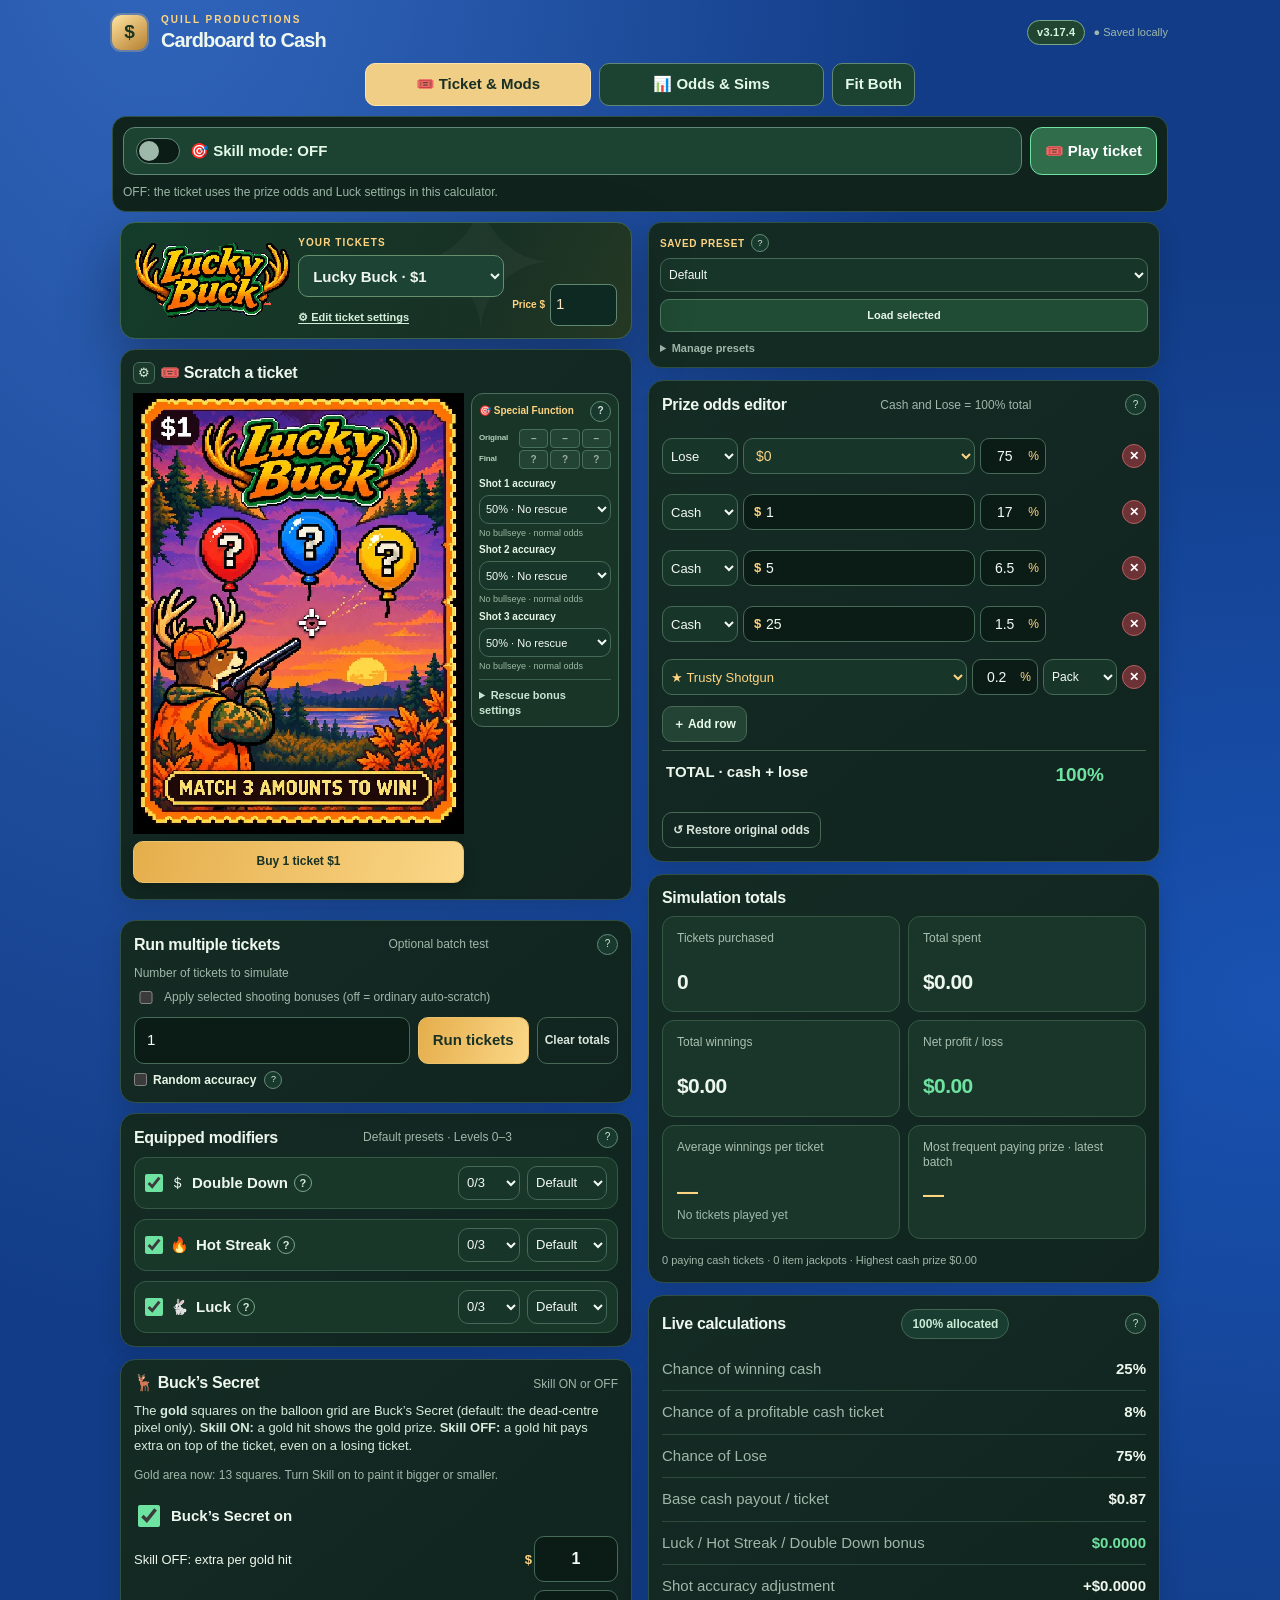
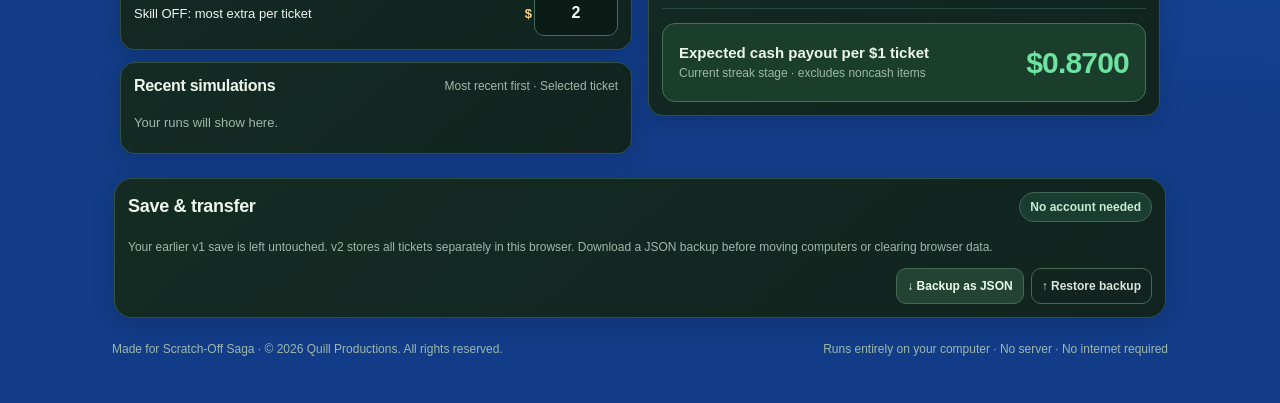
<file: index.html>
<!doctype html>
<html lang="en">
<head>
<meta charset="utf-8"><meta name="viewport" content="width=device-width, initial-scale=1"><meta name="color-scheme" content="dark"><title>Cardboard to Cash — Lucky Buck Simulator</title>
<style>

:root{--bg:#123c87;--panel:#122721;--panel2:#17312a;--border:#305044;--text:#eef7ee;--muted:#9eb8aa;--green:#6ee2a1;--gold:#ffd481;--red:#ff8383;--shadow:0 20px 60px #0005}
*{box-sizing:border-box}body{margin:0;color:var(--text);font:15px/1.5 -apple-system,BlinkMacSystemFont,"Segoe UI",sans-serif;background:radial-gradient(ellipse at 12% -10%,#579aff7a,transparent 49%),radial-gradient(ellipse at 100% 50%,#1e64d48c,transparent 52%),var(--bg);min-height:100vh}button,input,select{font:inherit}button{cursor:pointer}button:disabled{opacity:.4;cursor:not-allowed}a{color:var(--green)}.wrap{max-width:1250px;margin:0 auto;padding:24px 24px 70px}.header{display:flex;align-items:center;justify-content:space-between;gap:20px;margin-bottom:20px}.brand{display:flex;align-items:center;gap:14px}.brand-mark{width:48px;height:48px;border-radius:14px;background:linear-gradient(145deg,#ffe4a1,#b68030);display:grid;place-items:center;color:#183622;font-weight:900;font-size:27px;box-shadow:0 0 0 2px #ffd48144}.brand small{display:block;font-weight:800;font-size:10px;letter-spacing:2px;color:var(--gold)}.brand h1{font-size:28px;line-height:1.1;margin:2px 0;font-weight:850;letter-spacing:-.9px}.header-right{display:flex;align-items:center;gap:10px;flex-wrap:wrap;justify-content:flex-end}.tag{border:1px solid #436654;background:#193d30;padding:5px 10px;border-radius:99px;font-size:12px;color:#c9ead4;font-weight:650}.save{font-size:12px;color:var(--muted)}.hero{border:1px solid #3e634b;box-shadow:var(--shadow);border-radius:22px;background:linear-gradient(112deg,#143c2a,#183125 70%,#253823);padding:22px 26px;margin-bottom:18px;display:flex;justify-content:space-between;gap:22px;align-items:center;overflow:hidden;position:relative}.hero:after{content:"✦";position:absolute;font-size:190px;color:#ffffff09;right:14%;top:-100px;pointer-events:none}.hero h2{font-size:27px;margin:1px 0 4px;line-height:1.2;letter-spacing:-.6px}.hero p{margin:0;color:#c2d8c8;font-size:14px}.hero .eyebrow{font-size:11px;letter-spacing:2px;color:var(--gold);font-weight:800}.hero-price{font-size:46px;line-height:1;font-weight:900;color:var(--gold);white-space:nowrap}.hero-price span{display:block;font-size:11px;color:#d4e0d4;text-align:right;letter-spacing:1px;font-weight:600;margin-top:6px}.layout{display:grid;grid-template-columns:minmax(0,1.35fr) minmax(330px,.85fr);gap:18px;align-items:start}.stack{display:grid;gap:18px}.card{background:linear-gradient(140deg,#142b24,#11241f);border:1px solid var(--border);border-radius:18px;padding:20px;box-shadow:0 6px 22px #0002}.card-top{display:flex;align-items:center;justify-content:space-between;gap:12px;margin-bottom:16px}.card h3{font-size:18px;line-height:1.2;margin:0;font-weight:780;letter-spacing:-.3px}.muted{color:var(--muted)}.tiny{font-size:12px}.green{color:var(--green)}.gold{color:var(--gold)}.red{color:var(--red)}.stat-value{font-weight:850;font-variant-numeric:tabular-nums;font-size:22px;letter-spacing:-.6px}.luck-line{display:flex;align-items:center;gap:14px}.luck-symbol{width:54px;height:54px;border-radius:14px;background:#244e37;display:grid;place-items:center;font-size:29px;border:1px solid #4b8660}.luck-main{flex:1}.luck-label{color:var(--gold);font-size:12px;font-weight:750;letter-spacing:1px}.luck-row{display:flex;align-items:center;justify-content:space-between;gap:8px;flex-wrap:wrap}.luck-row strong{font-size:22px;color:var(--green)}select,input{min-width:0;width:100%;border:1px solid #456a57;border-radius:10px;background:#0b1c16;color:#f3fbf4;padding:10px 12px;outline:none}select:focus,input:focus{border-color:var(--gold);box-shadow:0 0 0 3px #ffd4811c}select{background:#18352a}input[type=number]{font-variant-numeric:tabular-nums;-moz-appearance:textfield}input::-webkit-outer-spin-button,input::-webkit-inner-spin-button{-webkit-appearance:none;margin:0}.luck-control{display:grid;grid-template-columns:minmax(0,1fr) minmax(145px,.9fr);gap:14px;margin-top:14px}.luck-control label{display:block;font-size:12px;color:var(--muted);margin-bottom:5px}.luck-hint{font-size:12px;color:var(--muted);align-self:center}.luck-hint strong{color:var(--green)}.slider-control{display:flex;align-items:center}.slider-control input{padding:0;accent-color:#65d993;cursor:pointer}.subline{font-size:12px;color:var(--muted);margin-top:12px}.pill{color:var(--green);background:#17442d;border-radius:7px;font-size:12px;font-weight:750;padding:4px 7px}.table-wrap{overflow-x:auto}.odds-table{width:100%;border-collapse:separate;border-spacing:0 8px;table-layout:fixed}.odds-table th{text-align:left;font-size:11px;text-transform:uppercase;letter-spacing:.6px;color:var(--muted);font-weight:750;padding:0 5px 5px;white-space:nowrap}.odds-table td{padding:2px 4px;font-variant-numeric:tabular-nums}.odds-table td input{padding:10px 7px;text-align:center}.odds-table th:nth-child(1){width:24%}.odds-table th:nth-child(2){width:25%}.odds-table th:nth-child(3){width:27%}.odds-table th:nth-child(4){width:24%}.odds-cell{background:#1c392d;border:1px solid #375d49;border-radius:9px;padding:9px 5px;min-height:42px;text-align:center;white-space:nowrap;font-size:13px}.mods .pos{display:block;color:var(--green);font-weight:780}.mods .neg{display:block;color:var(--red);font-size:11px}.odds-cell.final{color:#f7e5ba;font-weight:800}.odds-table tfoot td{border-top:1px solid #3f614c;padding-top:13px}.odds-table tfoot .total{font-size:19px;font-weight:850;color:var(--green);text-align:center}.delete-row{background:#663b3938;border:1px solid #824e48;color:#edb4a9;border-radius:8px;font-size:11px;padding:6px 8px;margin-top:6px;width:100%}.tools{display:flex;gap:8px;flex-wrap:wrap;margin-top:12px}.btn{border:1px solid #476956;background:#234434;color:#eafbeb;padding:10px 14px;border-radius:10px;font-weight:760;transition:filter .12s,transform .12s}.btn:hover:not(:disabled){filter:brightness(1.16)}.btn:active:not(:disabled){transform:translateY(1px)}.btn.primary{background:linear-gradient(105deg,#e5ae4c,#fbd787);color:#193225;border-color:#eac16c}.btn.ghost{background:transparent;color:#d9e5db}.btn.mini{padding:8px 10px;font-size:12px}.btn.full{width:100%}.warning{background:#51332c;border:1px solid #925648;border-radius:10px;padding:11px 13px;color:#ffb6ab;font-size:13px;margin-top:13px;display:none}.explain{border:1px solid #40614d;border-radius:10px;padding:11px 13px;background:#173729;font-size:12px;color:#b9cfbe;margin-top:12px}.kv{display:flex;align-items:center;justify-content:space-between;gap:20px;padding:10px 0;border-bottom:1px solid #2b493c}.kv:last-child{border-bottom:none}.kv strong{white-space:nowrap;font-variant-numeric:tabular-nums}.big-ev{background:#1b3d2b;border:1px solid #447354;border-radius:13px;padding:16px;display:flex;align-items:center;justify-content:space-between;gap:12px;margin-top:14px}.big-ev .value{font-size:30px;font-weight:900;color:var(--green);letter-spacing:-.8px}.scratch{background:repeating-linear-gradient(150deg,#28533a,#28533a 11px,#2d5b3f 11px,#2d5b3f 22px);border:2px dashed #91b86e;border-radius:15px;min-height:214px;padding:20px;text-align:center;display:flex;flex-direction:column;align-items:center;justify-content:center;gap:8px;box-shadow:inset 0 1px 20px #0002}.scratch .eyebrow{letter-spacing:2.8px;color:#eed598;font-weight:850;font-size:11px}.scratch .question{font-size:55px;font-weight:900;color:#f8d98b;letter-spacing:4px;line-height:1.15}.scratch .win{font-size:48px;font-weight:900;color:#ffe39a;line-height:1.2}.scratch .secondary{color:#d8ebdf;font-weight:550}.scratch .sticker{font-size:34px}.action-row{display:grid;grid-template-columns:1fr 116px;gap:8px;margin-top:12px}.batch-row{display:grid;grid-template-columns:1fr 116px;gap:8px;margin-top:10px}.result-grid{display:grid;grid-template-columns:1fr 1fr;gap:10px}.result-box{background:#1a362a;border:1px solid #355845;border-radius:12px;padding:14px;min-height:92px}.result-box .label{color:#a9bfaf;font-size:12px;line-height:1.25;min-height:27px}.result-box .number{margin-top:8px;font-weight:850;font-size:23px;letter-spacing:-.6px;font-variant-numeric:tabular-nums;word-break:break-word}.result-box.feature{grid-column:1/-1;min-height:100px;display:flex;align-items:center;justify-content:space-between;gap:10px;background:#1a412d;border-color:#3f8159}.result-box.feature .label{font-size:14px;min-height:0;color:#e3f4e4;font-weight:780}.result-box.feature .number{color:var(--gold);font-size:31px;white-space:nowrap}.footnote{font-size:12px;color:var(--muted);margin:13px 0 0}.history-list{display:flex;flex-direction:column;gap:8px;max-height:300px;overflow-y:auto}.history-item{border:1px solid #30503e;border-radius:11px;padding:11px 12px;display:flex;justify-content:space-between;gap:10px;align-items:center}.history-item .sub{color:#9bb2a3;font-size:11px}.history-item strong{font-size:15px}.empty{color:var(--muted);font-size:13px;padding:8px 0}.app-footer{margin-top:22px;display:flex;justify-content:space-between;gap:14px;flex-wrap:wrap;color:var(--muted);font-size:12px}.divider{height:1px;background:#2c4f3d;margin:8px 0}.toast{position:fixed;bottom:22px;right:20px;background:#265e3d;border:1px solid #539269;padding:10px 16px;border-radius:11px;z-index:100;font-weight:700;box-shadow:var(--shadow);display:none}.toast.show{display:block}.grid-tools{display:flex;gap:7px;flex-wrap:wrap;justify-content:flex-end}.soft{font-weight:600;color:#cae3d2}.hidden{display:none!important}input[type=file]{display:none}
@media(max-width:980px){.layout{grid-template-columns:1fr}.wrap{max-width:710px}.hero h2{font-size:23px}}
@media(max-width:560px){.wrap{padding:14px 12px 48px}.brand h1{font-size:22px}.brand-mark{width:40px;height:40px;font-size:24px}.brand{gap:9px}.header{align-items:flex-start}.header-right .tag{display:none}.header-right{gap:5px}.card{padding:15px}.hero{padding:18px}.hero h2{font-size:20px}.hero-price{font-size:35px}.odds-table td{padding:2px}.odds-table th{font-size:10px;padding:0 2px}.odds-cell{padding:8px 3px;font-size:12px}.odds-table td input{padding:9px 3px;font-size:13px}.luck-control{grid-template-columns:1fr}.result-box .number{font-size:21px}.result-box.feature .number{font-size:27px}}

/* v2 controls retain the original visual palette and layout. */
.hero-ticket-controls{display:flex;align-items:center;gap:9px;position:relative;z-index:1}
.hero-price{text-align:right}.hero-price .ticket-cost{font-size:46px}.hero-price span{font-size:11px}
.add-ticket{font-size:25px;width:42px;height:42px;display:grid;place-items:center;border-radius:12px;padding:0}
.modifier-list{display:grid;gap:10px}
.modifier-details{display:grid;gap:7px;padding:11px 13px;background:#102b22;border:1px solid #426750;border-radius:12px}
.modifier-details-header{font-size:13px;color:#f2e5af}
.modifier-details-summary{font-size:12px;color:var(--muted);line-height:1.4}
.modifier-details-rates{display:grid;gap:8px}
.modifier-details-line{display:flex;align-items:baseline;justify-content:space-between;gap:12px;font-size:12px}
.modifier-details-line strong{color:#a1efab;white-space:nowrap}
.modifier-details-note{font-size:11px;color:var(--muted);line-height:1.4;display:block}
.modifier-row{display:flex;align-items:center;gap:12px;background:#193729;border:1px solid #345a47;border-radius:12px;padding:10px 12px}
.modifier-emoji{display:grid;place-items:center;width:42px;height:42px;flex:none;background:#244e37;border-radius:10px;font-size:25px}
.modifier-label{flex:1;min-width:0}.modifier-label strong{display:block;font-size:15px}.modifier-label small{display:block;color:var(--muted);line-height:1.3}
.modifier-row select{width:84px;flex:none;padding:9px 5px}
.ticket-config{display:grid;grid-template-columns:1fr 1fr;gap:10px;margin:12px 0}
.ticket-config .wide{grid-column:1/-1}.field-label{color:var(--muted);font-size:12px;display:block;margin-bottom:4px}
.ticket-config input,.ticket-config select{width:100%}.ticket-select{min-width:155px}
.odds-table{min-width:680px;table-layout:fixed}
.odds-table th:nth-child(1){width:29%}.odds-table th:nth-child(2){width:16%}.odds-table th:nth-child(3){width:20%}.odds-table th:nth-child(4){width:16%}.odds-table th:nth-child(5){width:19%}
.odds-table th{white-space:normal}.odds-table td{vertical-align:top}
.odds-table .row-name{position:relative;padding-right:17px}
.odds-table .row-name select,.odds-table .row-name input{margin-bottom:4px;padding:8px 6px}
.odds-table .row-name small{display:block;line-height:1.2}
.delete-row{position:absolute;right:0;top:-1px;width:21px;height:21px;padding:0;margin:0;border-radius:50%;font-size:17px;font-weight:800;line-height:17px;background:#6c3337;border:1px solid #b85d62;color:#fff;z-index:2}
.percent-wrap{display:flex;align-items:center;border:1px solid #456a57;border-radius:9px;background:#0b1c16;padding-right:6px}
.percent-wrap:focus-within{border-color:var(--gold)}.percent-wrap input{border:0;box-shadow:none!important;padding:8px 4px;min-width:0;text-align:right;background:transparent}
.percent-wrap .unit{color:var(--gold);font-size:12px}
.ratio-wrap{display:flex;align-items:center;gap:3px}.ratio-wrap input{padding:9px 4px;text-align:right;min-width:0}.ratio-wrap span{white-space:nowrap;font-size:12px;color:var(--muted)}
.denominator-picker{display:inline-block;width:75px;font-size:12px;padding:4px 3px;margin-top:4px}
.type-hint{display:block;color:var(--muted);font-size:10px;margin-top:3px}
.row-final{padding:9px 4px;text-align:center}.type-config{display:flex;gap:6px;flex-wrap:wrap;align-items:center;margin-top:12px}
.type-config select{width:116px}.type-config input{width:125px}.type-config .btn{white-space:nowrap}
.result-box.feature{grid-column:auto;min-height:92px;display:block;background:#1a362a;border-color:#355845}
.result-box.feature .label{font-size:12px;min-height:27px;color:#a9bfaf;font-weight:400}
.result-box.feature .number{font-size:23px;white-space:normal}
.subtle-notice{font-size:12px;color:var(--muted);margin-top:10px}
.ticket-create-hint{font-size:12px;color:var(--muted)}
@media(max-width:560px){.hero-ticket-controls{gap:6px}.hero-price .ticket-cost{font-size:34px}.add-ticket{height:38px;width:36px}.ticket-config{grid-template-columns:1fr 1fr}.modifier-row{gap:8px;padding:9px}.modifier-row select{width:77px}.modifier-emoji{width:36px;height:36px}.hero{gap:8px}.hero h2{font-size:20px}.type-config input{width:100px}}

.preset-toolbar{display:flex;align-items:center;justify-content:flex-start;margin:-5px 0 17px;padding:12px 16px;background:#142b24;border:1px solid var(--border);border-radius:15px}.preset-left{display:flex;align-items:center;flex-wrap:wrap;gap:9px}.preset-left label{font-size:12px;font-weight:800;color:var(--gold)}.preset-left select{width:142px;padding:8px 9px}.preset-left button{border:1px solid #507b61;background:#1b4932;color:#f3fbf4;border-radius:9px;padding:8px 11px;font-size:12px;font-weight:750}.preset-left button:disabled{opacity:.45}.preset-hint{font-size:11px;color:var(--muted)}#ticketLuck{white-space:normal;text-align:right;line-height:1.5}
.version-badge{display:inline-flex;align-items:center;justify-content:center;border:1px solid #7aa88a;background:#204632;color:#d5f7df;border-radius:999px;padding:3px 9px;font-size:11px;font-weight:800;letter-spacing:.25px;white-space:nowrap}.header-right{gap:8px}.header-right .save{font-size:11px}.money-field{position:relative;min-width:0}.money-field>span{position:absolute;left:11px;top:50%;transform:translateY(-50%);z-index:1;font-weight:750;font-size:13px;color:var(--gold);pointer-events:none}.money-field>input{padding-left:25px!important;min-width:0;width:100%}.shot-rate-help{font-size:10px;line-height:1.3;color:#b7d0bd;margin:2px 0 7px;letter-spacing:0;overflow-wrap:break-word}.shot-calculator .field-label{font-size:12px;font-weight:750;color:#e6f6e6}.shot-calculator .shot-rate-help{font-weight:400}
/* Pixel-art Lucky Buck shot calculator */
.ticket-layout{display:grid;grid-template-columns:minmax(0,1fr) 154px;align-items:start;gap:12px;margin-top:4px}
.ticket-art{position:relative;aspect-ratio:1086/1448;max-width:100%;min-width:0;touch-action:pan-y;user-select:none}
.ticket-art img{display:block;width:100%;height:100%;object-fit:fill;image-rendering:pixelated;pointer-events:none}
.balloon-target{position:absolute;display:grid;place-items:center;width:18%;height:14%;border:2px solid #ffeeb54d;box-shadow:inset 0 2px 12px #ffffff1a;background:#0000;color:transparent;border-radius:50%;cursor:crosshair;touch-action:none;font-weight:900;font-size:clamp(14px,2.8vw,28px);text-shadow:0 2px 3px #0009}
.balloon-target.b1{left:18.7%;top:29.5%}.balloon-target.b2{left:44%;top:28%}.balloon-target.b3{left:69%;top:30.5%}
.balloon-target.popped{background:#101b2ff0;color:#ffe8a4;border:2px dotted #ffe9a4;box-shadow:0 0 0 5px #ffeeb521,0 0 18px #000a;animation:popin .22s ease-out;cursor:default}
@keyframes popin{0%{transform:scale(1.26);opacity:.3}100%{transform:scale(1);opacity:1}}
.shot-calculator{padding:10px;background:#183528;border:1px solid #446a56;border-radius:11px;min-width:0}
.shot-title{color:var(--gold);font-weight:800;font-size:13px;line-height:1.25}
.shot-field{margin-bottom:11px}.shot-field label,.shot-edit label{display:block;color:#e6f6e6;font-weight:750;font-size:12px;margin-bottom:4px}.shot-field select,.shot-calculator>select{font-size:12px;padding:7px 3px;width:100%;min-width:0}.shot-field small{display:block;color:#9bb8a1;margin-top:4px;line-height:1.2;font-size:10px}
.shot-edit{display:grid;gap:5px;margin-top:7px}.shot-edit input{padding:7px 5px;font-size:12px}
.shot-projection{font-size:10px;color:var(--green);line-height:1.45;margin:10px 0 0;overflow-wrap:anywhere}
.ticket-message{font-size:12px;color:#e8ebd9;text-align:center;margin:10px 0 2px;min-height:22px}
.odds-cell{overflow:hidden;font-variant-numeric:tabular-nums;white-space:nowrap;text-overflow:ellipsis;font-size:12px;letter-spacing:-.18px}
.odds-cell .pos,.odds-cell .neg{font-size:11px;white-space:nowrap}
.row-final{font-size:12px;white-space:nowrap}
@media(max-width:520px){.ticket-layout{grid-template-columns:minmax(0,1fr) 133px;gap:7px}.shot-calculator{padding:7px}.shot-title{font-size:12px}.shot-field{margin-bottom:7px}.shot-field select{padding:6px 2px}.balloon-target{border-width:1px}}
@media(max-width:365px){.ticket-layout{grid-template-columns:minmax(0,1fr) 122px;gap:5px}.shot-calculator{padding:5px}}

.cash-amount{display:flex;align-items:center;gap:3px}.cash-amount span{color:var(--gold);font-weight:850}.cash-amount input{min-width:0;flex:1;margin:0!important}

.modifier-row .rate-mode{width:86px;flex:none;font-size:12px}
.rate-editor{border:1px solid #46664c;border-radius:10px;background:#0d2820;padding:10px;margin:-5px 0 9px}
.rate-editor strong{color:var(--gold);font-size:12px}.rate-editor small{color:#abbdac;font-size:11px;display:block;margin-top:6px}
.rates-grid{display:grid;grid-template-columns:65px minmax(0,1fr);gap:6px;align-items:center;margin-top:9px;font-size:11px}
.rates-grid-3{grid-template-columns:54px repeat(2,minmax(0,1fr))}
.rates-grid-5{grid-template-columns:44px repeat(4,minmax(0,1fr))}
.rates-grid input{width:100%;min-width:0;padding:7px 3px;font-size:12px;text-align:center}
.rates-grid span{color:#a2bfac;font-size:11px;line-height:1.25}
@media(max-width:480px){.modifier-row{flex-wrap:wrap}.modifier-row .rate-mode{margin-left:auto;width:84px}.modifier-label{min-width:160px}.rates-grid-5 input{font-size:11px;padding:5px 1px}}

@media(max-width:400px){.ticket-layout{grid-template-columns:minmax(0,1fr) 126px;gap:6px}.card{padding:12px}.shot-field label{font-size:11px}.shot-field select{font-size:12px}}

.odds-toolbar{display:flex;align-items:center;justify-content:space-between;gap:12px;margin:0 0 12px;color:var(--muted);font-size:12px}.odds-toolbar label{font-weight:700}.odds-toolbar select{max-width:135px;flex:none}

@media(max-width:650px){
 .ticket-layout{display:flex;flex-direction:column;gap:12px}
 .ticket-art{width:100%;max-width:350px;margin:0 auto}
 .shot-calculator{display:grid;grid-template-columns:repeat(3,minmax(0,1fr));column-gap:7px;row-gap:6px;padding:12px}
 .shot-calculator .shot-title,.shot-calculator>p,.shot-calculator>label,.shot-calculator>select,.shot-calculator .shot-edit{grid-column:1/-1}
 .shot-calculator .shot-field{margin:0}
 .shot-calculator .shot-field label{font-size:12px}
 .shot-calculator .shot-field select{padding:9px 3px;font-size:13px}
 .shot-calculator .shot-field small{min-height:28px;font-size:10px}
 .shot-calculator .shot-title{font-size:14px}
 .shot-calculator .shot-edit{display:grid;grid-template-columns:1fr 1fr;gap:7px}
 .shot-calculator .shot-edit label{margin:0}
}



/* Preserve the original prize grid. Only align its rows and contain numeric text. */
.odds-table tbody tr{height:91px}
.odds-table tbody td{vertical-align:middle}
.odds-table .row-name{min-width:0;height:80px;display:flex;flex-direction:column;align-items:stretch;gap:5px;justify-content:flex-start;padding-right:22px}
.odds-table .row-name select,.odds-table .row-name input{width:100%;min-width:0;height:36px;margin:0;padding:7px 5px;font-size:13px}
.odds-table .row-name small{height:36px;display:flex;align-items:center}
.odds-table .row-name .delete-row{right:0;top:8px}
.odds-table .odds-cell{min-width:0;width:100%;overflow:hidden;text-overflow:clip;white-space:nowrap;font-size:12px;display:flex;align-items:center;justify-content:center;padding:8px 2px;font-variant-numeric:tabular-nums}
.odds-table .percent-wrap,.odds-table .ratio-wrap{min-width:0}
.odds-table .percent-wrap input,.odds-table .ratio-wrap input{min-width:0;max-width:100%}
/* Keep the scratch-off prominent on narrow screens; desktop stays top-right. */
@media(max-width:980px){.layout>.stack{display:contents}.layout>.stack:nth-child(2)>section:first-child{order:-1}}


/* v2.8: compact ticket selector and ticket-first showcase */
.hero-intro{min-width:0;flex:1}.hero-intro h2{overflow-wrap:anywhere}
.hero-ticket-controls{display:flex;align-items:center;gap:16px;min-width:0}
.hero-ticket-controls .hero-price{flex:none}.ticket-switcher{display:grid;gap:5px;min-width:0;position:relative;z-index:2}
.ticket-switcher label{color:var(--gold);font-size:11px;font-weight:850;letter-spacing:1.1px}
.ticket-switcher .ticket-select{width:225px;max-width:100%;min-width:0;min-height:40px;padding:8px 10px;font-weight:700;border-color:#668f6d;background:#1c4334;color:var(--text)}
.ticket-switcher .ticket-select:focus-visible,.preset-mini select:focus-visible,button:focus-visible{outline:2px solid var(--gold);outline-offset:2px}
.showcase{display:grid;grid-template-columns:minmax(115px,.7fr) minmax(0,2.6fr) minmax(142px,.82fr);gap:14px;align-items:start;margin-bottom:18px}
.showcase-center{min-width:0}.showcase-center>.card{width:100%;min-width:0}
.showcase-center .card-top{gap:8px;flex-wrap:wrap}.showcase-center #ticketLuck{white-space:normal;font-size:11px;text-align:right;line-height:1.3}
.preset-mini,.active-mods{min-width:0;background:#142b24;border:1px solid var(--border);border-radius:14px;padding:12px;box-shadow:0 6px 22px #0002}
.preset-caption{display:block;color:var(--gold);font-size:10px;font-weight:800;letter-spacing:.7px;margin-bottom:7px}
.preset-mini select{width:100%;min-width:0;font-size:12px;padding:8px 4px}
.preset-load,.preset-buttons button,.edit-mods-btn{width:100%;border:1px solid #507b61;background:#204b34;color:#e8f4e9;border-radius:9px;padding:7px 5px;font-size:11px;font-weight:750}
.preset-load{margin-top:7px}.preset-more{margin-top:8px;color:var(--muted);font-size:11px}
.preset-more summary{cursor:pointer;list-style-position:inside;font-weight:700}
.preset-buttons{display:grid;gap:6px;margin-top:9px}.preset-hint{font-size:10px;color:var(--muted);line-height:1.35;margin:7px 0 0;overflow-wrap:anywhere}
.active-mods h3{font-size:13px;color:var(--gold);margin:0 0 12px;font-weight:850}
.mod-status{display:grid;grid-template-columns:21px minmax(0,1fr);gap:2px 5px;align-items:center;margin-bottom:11px}
.mod-status>span:first-child{grid-row:span 2;font-size:17px}.mod-status>span:nth-child(2){font-size:11px;color:#d2e5d6;font-weight:700;overflow-wrap:anywhere;line-height:1.15}
.mod-status strong{grid-column:2;font-variant-numeric:tabular-nums;font-size:12px;color:var(--green)}
.edit-mods-btn{margin-top:4px}.edit-mods-btn span{font-size:13px}
.ticket-dialog{color:var(--text);background:#142d24;border:1px solid #65856f;border-radius:18px;box-shadow:0 20px 75px #000b;width:min(90vw,405px);padding:22px;max-height:90vh}
.ticket-dialog::backdrop{background:#071911be;backdrop-filter:blur(3px)}
.ticket-dialog form{display:grid;gap:8px}.ticket-dialog h3{margin:0;font-size:20px;line-height:1.2}
.ticket-dialog p{margin:3px 0 9px;font-size:12px;color:var(--muted);line-height:1.3}
.dialog-heading{display:flex;gap:10px;align-items:flex-start;margin-bottom:7px}.dialog-heading>span{font-size:25px}
.ticket-dialog label{font-size:12px;color:var(--gold);font-weight:750}
.ticket-dialog input{width:100%;min-width:0}.ticket-dialog .dialog-error{color:var(--red);min-height:0;font-size:11px;margin:0}
.dialog-actions{display:flex;gap:8px;margin-top:8px}.dialog-actions .btn{flex:1;font-size:13px}
.new-amount-field{width:125px;min-width:0}.new-amount-field input{width:100%!important}
.money-field>span.hidden+input{padding-left:9px!important}
#modifierEditor{scroll-margin-top:15px}
.card h3,.card-top h3,.active-mods h3{font-family:inherit}
@media(max-width:1120px){.showcase{grid-template-columns:minmax(108px,.7fr) minmax(0,2.3fr) minmax(132px,.8fr);gap:10px}}
@media(max-width:850px){.showcase{grid-template-columns:minmax(0,1fr) minmax(0,1fr);gap:10px}.showcase-left{grid-column:1;grid-row:1}.showcase-right{grid-column:2;grid-row:1}.showcase-center{grid-column:1/-1;grid-row:2}.preset-mini,.active-mods{padding:10px}.active-mods h3{margin-bottom:8px}.mod-status{display:flex;align-items:center;gap:6px;margin-bottom:6px}.mod-status strong{margin-left:auto}.mod-status>span:nth-child(2){font-size:11px}.edit-mods-btn{margin-top:7px}.layout>.stack{display:grid}.layout>.stack:nth-child(2)>section:first-child{order:0}}
@media(max-width:620px){.hero{display:grid;grid-template-columns:minmax(0,1fr) minmax(135px,.95fr);gap:10px;padding:13px}.hero-intro p{display:none}.hero-intro .eyebrow{font-size:9px;letter-spacing:1px}.hero h2{font-size:22px}.hero-ticket-controls{display:flex;flex-direction:column;align-items:stretch;gap:5px}.ticket-switcher .ticket-select{width:100%;min-height:38px;font-size:12px}.ticket-switcher label{font-size:10px}.hero-price{text-align:right}.hero-price .ticket-cost{font-size:25px!important}.hero-price span{font-size:9px;margin-top:2px}.showcase-center>.card{padding:12px}.showcase-center #ticketLuck{font-size:10px}.active-mods .mod-status>span:first-child{font-size:14px}}
@media(max-width:360px){.mod-status{gap:3px}.mod-status strong{font-size:11px}.active-mods h3{font-size:12px}.preset-mini select{font-size:11px}}
@media(max-width:980px){.layout>.stack{display:grid}.layout>.stack:nth-child(2)>section:first-child{order:0}}

/* v2.8.1 iPhone layout repair: the scratch panel must occupy the entire
   available row instead of collapsing into a left-side grid track. */
@media(max-width:980px){
  .wrap{width:100%;min-width:0;box-sizing:border-box}
  .showcase{
    display:flex;
    flex-direction:row;
    flex-wrap:wrap;
    align-items:stretch;
    width:100%;
    max-width:100%;
    min-width:0;
    gap:10px;
  }
  .showcase-left,.showcase-right{
    display:block;
    flex:1 1 calc(50% - 5px);
    width:calc(50% - 5px);
    max-width:calc(50% - 5px);
    min-width:0;
    margin:0;
  }
  .showcase-left{order:1}
  .showcase-right{order:2}
  .showcase-center{
    display:block;
    order:3;
    flex:1 0 100%;
    width:100%;
    max-width:100%;
    min-width:0;
    margin:0;
  }
  .showcase-center>.card,.showcase-center .ticket-layout,.showcase-center .shot-calculator{
    box-sizing:border-box;
    width:100%;
    max-width:100%;
    min-width:0;
  }
  .showcase-center .ticket-art{display:block;margin-left:auto;margin-right:auto}
}
@media(max-width:620px){
  .showcase-center>.card{padding:12px}
  .showcase-center .ticket-art{width:100%;max-width:350px}
  .showcase-center .ticket-layout{display:flex;flex-direction:column;align-items:stretch}
  .showcase-center .shot-calculator{display:grid;grid-template-columns:repeat(3,minmax(0,1fr))}
}

/* v2.8.2: winning outcome belongs directly beside the scratch ticket. */
.showcase-center .ticket-layout{
 display:grid;
 grid-template-columns:minmax(0,1fr) minmax(182px,.65fr);
 grid-template-rows:auto 1fr;
 align-items:start;
 gap:10px;
}
.showcase-center #pixelTicket{grid-column:1;grid-row:1/span 2}
.showcase-center .ticket-result{grid-column:2;grid-row:1}
.showcase-center .shot-calculator{grid-column:2;grid-row:2}
.ticket-result{
 min-width:0;box-sizing:border-box;display:flex;flex-direction:column;align-items:center;
 justify-content:center;gap:7px;padding:15px 10px;border-radius:13px;
 border:2px solid #629c78;background:#12291e;color:#fff;
 text-align:center;box-shadow:inset 0 0 22px #0003;
}
.outcome-eyebrow{color:#d3ead8;font-size:10px;font-weight:900;letter-spacing:1.3px}
.outcome-headline{font-size:clamp(22px,2.7vw,32px);font-weight:950;line-height:1.03;
 letter-spacing:-.7px;overflow-wrap:anywhere;color:#fff5cf;text-shadow:0 2px 5px #0008}
.outcome-numbers{width:100%;border-radius:9px;background:#081b16;border:1px solid #67866c;
 padding:8px 3px;color:#fffaf0;font-variant-numeric:tabular-nums;
 font-size:clamp(20px,2.4vw,29px);font-weight:950;line-height:1.15;letter-spacing:.3px}
.outcome-explanation{margin:0;font-size:12px;line-height:1.4;color:#e0eedd;font-weight:650;overflow-wrap:anywhere}
.last-outcome-summary{margin:4px 0 0;padding-top:8px;border-top:1px solid #71927788;
 width:100%;color:#cfe9d6;font-size:11px;line-height:1.35;font-weight:650}
.ticket-result.state-win{background:linear-gradient(165deg,#31572c,#17381f);
 border-color:#ffe18d;box-shadow:0 0 0 3px #ffd48133,inset 0 0 30px #fce47917}
.ticket-result.state-win .outcome-headline{color:#ffe39a;font-size:clamp(26px,3.2vw,38px)}
.ticket-result.state-win .outcome-numbers{border-color:#ffe29b;color:#fff3ba}
.ticket-result.state-jackpot{background:#422f12;border-color:#ffd481}
.ticket-result.state-jackpot .outcome-headline{color:#ffdb7e}
.ticket-result.state-lose{background:#301f26;border-color:#f19f9f}
.ticket-result.state-lose .outcome-headline{color:#ffdddd}
.ticket-result.state-scratching{background:#18362a;border-color:#9ac4a7}
.ticket-result.state-scratching .outcome-headline{font-size:clamp(21px,2.7vw,28px)}
/* Previously popped balloons are disabled to prevent double popping.
   Override the global disabled-button opacity of .4. */
.balloon-target.popped,.balloon-target.popped:disabled{
 opacity:1!important;visibility:visible!important;animation:none!important;
 color:#fff6cd!important;background:#0b1b2e!important;
 border:3px solid #fff2ac!important;box-shadow:0 0 0 2px #112c3daa,0 4px 10px #000b!important;
 font-size:clamp(23px,3vw,34px);font-weight:950;letter-spacing:.3px;
 text-shadow:0 2px 2px #000,0 0 8px #000!important;
}
@media(max-width:650px){
 .showcase-center .ticket-layout{display:flex;flex-direction:column;gap:10px}
 .showcase-center #pixelTicket{order:0}
 .showcase-center .ticket-result{order:1;align-self:stretch;min-height:142px;width:100%}
 .showcase-center .shot-calculator{order:2;align-self:stretch}
 .outcome-headline{font-size:clamp(28px,7vw,38px)}
 .outcome-numbers{font-size:clamp(25px,6.5vw,34px)}
 .ticket-result.state-win .outcome-headline{font-size:clamp(33px,8vw,42px)}
 .balloon-target.popped,.balloon-target.popped:disabled{font-size:clamp(24px,6vw,31px)}
}

/* v2.9 — one-thumb game loop, separated statistics and collapsible controls */
.mobile-flow{display:grid;gap:18px;width:100%;min-width:0;margin:0 0 18px}
.results-overview,.advanced-panel{min-width:0}
.flow-heading{margin:0 0 10px;padding:0 3px}
.flow-heading h2{font-size:20px;line-height:1.25;margin:0;color:#f3faf4}
.flow-heading p{font-size:12px;margin:4px 0 0;color:var(--muted)}
.results-grid{display:grid;grid-template-columns:minmax(0,1fr) minmax(0,1fr);gap:15px;align-items:start}
.results-grid .simulation-tools{grid-column:1/-1}
.results-grid>.card{min-width:0}
.simulation-tools .batch-row{max-width:520px}
.simulation-tools .subline{max-width:690px;margin:8px 0 0}
.advanced-panel{background:#10291f;border:1px solid #527860;border-radius:18px;box-shadow:0 6px 22px #0002;overflow:clip}
.advanced-panel>summary{list-style:none;display:flex;align-items:center;gap:11px;cursor:pointer;padding:15px 17px;min-height:66px}
.advanced-panel>summary::-webkit-details-marker{display:none}
.advanced-panel>summary:focus-visible{outline:2px solid var(--gold);outline-offset:-3px}
.advanced-summary-icon{font-size:22px}
.advanced-panel>summary strong{font-size:15px;color:#ebfaee;display:block}
.advanced-panel>summary small{display:block;color:var(--muted);font-size:11px;line-height:1.25;margin-top:2px}
.advanced-chevron{margin-left:auto;font-size:25px;line-height:1;color:var(--gold);transition:transform .18s}
.advanced-panel[open] .advanced-chevron{transform:rotate(180deg)}
.advanced-body{display:grid;grid-template-columns:minmax(0,1fr) minmax(0,1fr);gap:15px;padding:0 14px 14px}
.advanced-body>.card{min-width:0;padding:15px}
.advanced-body>.card:nth-child(2),.advanced-body>.card:nth-child(3){grid-column:1/-1}
.hero-edit{border:none;background:transparent;color:#d5eeda;padding:3px 0 0;text-align:left;font-size:11px;font-weight:800;text-decoration:underline;text-underline-offset:2px}
.hero-edit:hover{color:#fff1bd}
.showcase-center .shot-calculator{
 display:grid;grid-template-columns:repeat(3,minmax(0,1fr));column-gap:10px;row-gap:6px;
 grid-column:auto;grid-row:auto;
 margin:0 0 11px;padding:12px;border:1px solid #496e5b;border-radius:12px;
 min-width:0;width:100%;max-width:100%;
}
.showcase-center .shot-calculator>.shot-title,
.showcase-center .shot-calculator>p,
.showcase-center .shot-calculator>.shot-advanced{grid-column:1/-1}
.showcase-center .shot-calculator .shot-field{min-width:0;margin:2px 0}
.showcase-center .shot-calculator .shot-field label{font-size:11px;white-space:nowrap}
.showcase-center .shot-calculator .shot-field select{font-size:13px;width:100%;padding:8px 4px;min-width:0}
.shot-advanced{margin-top:3px;border-top:1px solid #3b624d;padding-top:8px}
.shot-advanced>summary{font-size:11px;font-weight:750;color:#c9e5d2;cursor:pointer;line-height:1.4}
.shot-advanced>summary:hover{color:#fff}
.shot-advanced-inner{margin:9px 0 0}
.shot-advanced-inner>label{display:block}
.shot-advanced-inner>select{width:100%;max-width:100%}
.shot-advanced-inner .shot-edit{margin-top:8px}
.showcase-center .shot-calculator .shot-projection{margin:2px 0 0;font-size:11px}
.purchase-row{display:flex;align-items:center;gap:12px;margin:0 0 12px;padding:0}
.purchase-row #buyOne{flex:1;min-height:49px;font-size:15px;font-weight:850;box-shadow:0 6px 14px #0003}
.purchase-helper{font-size:11px;color:#c2d9c7;line-height:1.35;flex:0 1 40%}
.showcase-center .ticket-layout{grid-template-columns:minmax(0,1.3fr) minmax(155px,.7fr);grid-template-rows:auto;gap:11px;align-items:start}
.showcase-center #pixelTicket{grid-column:1;grid-row:1;min-width:0}
.showcase-center .ticket-result{grid-column:2;grid-row:1;min-width:0}
.showcase-center .ticket-message{margin:12px 0 6px;line-height:1.4}
.post-actions{display:flex;flex-wrap:wrap;align-items:center;gap:8px;margin:8px 0 0}
.post-actions #buyNext{flex:1 1 180px;min-height:46px;font-weight:850}
.post-actions #revealBtn{flex:1 1 150px;min-height:42px}
.post-actions #resetTicket{flex:0 1 auto;font-size:12px;min-height:38px}
@media(max-width:850px){
 .results-grid{grid-template-columns:1fr}
 .results-grid .simulation-tools{grid-column:1}
 .advanced-body{grid-template-columns:1fr}
 .advanced-body>.card:nth-child(2),.advanced-body>.card:nth-child(3){grid-column:1}
}
@media(max-width:650px){
 .mobile-flow{gap:13px}
 .showcase-center .shot-calculator{grid-template-columns:repeat(3,minmax(0,1fr));padding:10px;gap:7px}
 .shot-advanced{grid-column:1/-1}
 .showcase-center .shot-calculator .shot-projection{grid-column:1/-1}
 .purchase-row{flex-direction:column;align-items:stretch;gap:5px}
 .purchase-row #buyOne{width:100%;min-height:52px;font-size:16px}
 .purchase-helper{flex:none;text-align:center;font-size:10px}
 .showcase-center .ticket-layout{display:flex;flex-direction:column;gap:10px}
 .showcase-center #pixelTicket{order:0;align-self:center}
 .showcase-center .ticket-result{order:1;align-self:stretch;width:100%;min-height:142px}
 .post-actions #buyNext{flex-basis:100%;min-height:50px}
 .post-actions #revealBtn{flex:1 1 150px}
 .post-actions #resetTicket{flex:0 1 auto}
 .flow-heading h2{font-size:18px}
 .advanced-panel>summary{padding:13px 12px}
 .advanced-body{padding:0 9px 9px;gap:10px}
 .advanced-body>.card{padding:12px}
}
/* v3.0 full-width column interface — enhancements layered over the preserved ticket code. */
html,body{overflow-x:hidden}
.wrap{max-width:1080px;margin:auto;padding:12px 12px 45px}
.header{margin-bottom:10px}.brand h1{font-size:20px}.brand-mark{width:35px;height:35px;font-size:19px;border-radius:9px}
.version-badge{font-size:11px}
.v3-switch{display:flex;align-items:center;gap:8px;margin:0 0 10px}
.v3-switch button{border:1px solid #618776;color:#e4f9e8;background:#1c4331;border-radius:10px;min-height:43px;padding:8px 12px;font-weight:750;flex:1;white-space:nowrap}
.v3-switch button[aria-pressed="true"]{background:#f0ce85;color:#182f25;border-color:#ffe3ab}
.v3-switch .v3-fit{flex:0 1 auto}
.v3-rail{display:flex;width:100%;overflow-x:auto;overscroll-behavior-x:contain;scroll-snap-type:x mandatory;scrollbar-width:thin;gap:0;align-items:flex-start;border-radius:16px}
.v3-rail>.v3-column{scroll-snap-align:start;flex:0 0 100%;width:100%;min-width:0;box-sizing:border-box;padding:0 2px 10px}
.v3-column>*{max-width:100%;min-width:0;margin-bottom:12px}
.v3-column .card{min-width:0;padding:13px;border-radius:15px}
.v3-column .card-top{margin-bottom:9px;gap:7px}
.v3-column .card h3{font-size:16px}
.v3-column .hero{padding:12px 14px;margin:0 0 10px;border-radius:15px;gap:8px}
.hero .hero-intro p,.hero .hero-intro .eyebrow{display:none}
.hero h2{font-size:19px!important;margin:0 0 5px}
.hero-ticket-controls{display:flex;align-items:flex-end;gap:8px;max-width:100%}
.hero .ticket-switcher{min-width:0;flex:1}
.hero .ticket-switcher label{font-size:10px}
.hero .ticket-switcher select{max-width:100%;min-height:42px}
.hero .hero-price{display:none}
.v3-price{display:flex;gap:5px;align-items:center;min-width:95px}
.v3-price label{font-size:10px;color:var(--gold);font-weight:800;white-space:nowrap}
.v3-price input{width:67px;border:1px solid #608771;border-radius:8px;padding:7px 5px;min-height:42px;background:#0e2822;color:#f8e5be;font-size:15px}
.hero-edit{font-size:11px!important;margin-top:4px}
.v3-column .showcase{display:flex!important;flex-direction:column!important;gap:10px!important;width:100%;margin:0!important}
.v3-column .showcase-center,.v3-column .showcase-right,.v3-column .showcase-left{display:block!important;flex:auto!important;width:100%!important;max-width:100%!important;min-width:0!important;margin:0!important;grid-column:auto!important;grid-row:auto!important}
.v3-column .showcase-center{order:1!important}
.v3-column .showcase-right{order:2!important}
.v3-column .showcase-left{order:3!important}
.v3-column .showcase-center>.card{padding:12px!important}
.v3-column .ticket-layout{display:flex!important;flex-direction:column!important;align-items:stretch!important;gap:8px!important;width:100%;max-width:none!important}
.v3-column .ticket-art{display:block;margin:0 auto;max-width:350px;width:100%;height:auto}
.v3-column .purchase-row{display:flex!important;flex-direction:row!important;align-items:center!important;gap:8px!important;margin:2px 0 0!important}
.v3-column #buyOne{flex:1;min-width:0;min-height:50px!important;font-size:15px!important}
.v3-column #resetTicket{flex:0 0 auto;min-height:44px;min-width:65px;font-size:12px;padding:7px 10px}
.v3-column .purchase-helper{display:none}
.v3-column #buyNext{display:none!important}
.v3-column .post-actions{margin-top:6px}
.v3-column .ticket-result{margin:0!important;max-width:none!important;width:100%;padding:11px!important}
.v3-column .ticket-message{font-size:12px}
.v3-column .shot-calculator{position:relative;min-width:0;display:grid;grid-template-columns:repeat(3,minmax(0,1fr));gap:7px;padding:9px!important;margin-top:9px}
.v3-column .shot-calculator>.shot-title{grid-column:1/-1;display:flex;align-items:center;justify-content:space-between;gap:6px;padding:0;font-size:13px}
.v3-column .shot-calculator>p.tiny{display:none}
.v3-column .shot-calculator>.shot-field{min-width:0;margin:0}
.v3-column .shot-field label{font-size:11px!important;white-space:normal}
.v3-column .shot-field select{width:100%;font-size:12px;min-height:38px;min-width:0}
.v3-column .shot-calculator>.shot-advanced,.v3-column .shot-calculator>.shot-projection{grid-column:1/-1}
.v3-column .shot-projection{font-size:10px}
.v3-shot-readout{display:flex;flex-direction:column;gap:1px;flex:0 0 auto;max-width:136px;font-size:10px}
.v3-shot-line{display:grid;grid-template-columns:repeat(3,27px);gap:2px;justify-content:end}
.v3-shot-cell{background:#234434;border:1px solid #47705b;border-radius:4px;color:#9fafa7;text-align:center;font-variant-numeric:tabular-nums;line-height:18px;font-weight:800}
.v3-shot-cell.changed{color:#6ee2a1;border-color:#4c976b}.v3-shot-cell.penalty{color:#ff8f8f;border-color:#a35454}
.v3-shot-cell.chance{color:#6ee2a1;border-color:#4c976b}.v3-shot-cell.miss{color:#ff8f8f;border-color:#a35454}.v3-batch-caption{font-size:9px;line-height:1.2;color:#b7d0bd;text-align:right;margin:0 0 1px;white-space:nowrap;overflow:hidden;text-overflow:ellipsis}
.stack-toggle{display:flex!important;align-items:center;gap:5px;font-size:10px!important;font-weight:750;color:#e6f6e6;margin:3px 0 1px!important;cursor:pointer}.stack-toggle input{width:auto;min-height:0;margin:0;accent-color:#6ee2a1}
.rate-pair .stack-math{flex:1 1 auto;min-width:0;align-self:center;font-size:9.5px;color:#d5eeda;white-space:nowrap;letter-spacing:-.2px;text-align:right}.rate-pair:has(.stack-math:not(.hidden)) select{flex:0 0 54px}
.ticket-gear{flex:0 0 auto;width:22px;height:22px;min-height:0;padding:0;border-radius:6px;border:1px solid #47705b;background:#1c3a2c;color:#d5eeda;font-size:13px;line-height:20px;display:inline-flex;align-items:center;justify-content:center;cursor:pointer;margin-right:-2px}.ticket-gear[aria-expanded="true"]{background:#2c5a42;color:#fff1bd}
#ticketSetupCard.setup-closed{display:none!important}
.showcase-right .active-mods,#ticketLuck{display:none!important}
#modifierEditor .modifier-label small,#modifierEditor .modifier-details{display:none!important}
#modifierEditor .modifier-row{display:flex!important;flex-wrap:nowrap!important;align-items:center;gap:7px!important;padding:8px 10px!important}
.v3-column .showcase{margin-bottom:10px!important}
#modifierEditor .modifier-label{flex:1 1 auto;min-width:0;display:flex;align-items:center;gap:6px}
#modifierEditor .modifier-label strong{white-space:nowrap;overflow:hidden;text-overflow:ellipsis}
#modifierEditor .modifier-emoji{flex:0 0 auto;width:auto!important;height:auto!important;font-size:15px;background:none!important;padding:0!important}
#modifierEditor .modifier-row select{flex:0 0 auto;width:62px!important;min-height:34px;padding:5px 4px!important;font-size:13px;margin:0!important}
#modifierEditor .modifier-row .rate-mode{width:80px!important;margin-left:0!important}
.mod-on{flex:0 0 auto;width:18px!important;height:18px;min-height:0;margin:0;accent-color:#6ee2a1}
.mod-info{flex:0 0 auto;width:18px;height:18px;min-height:0;padding:0;border-radius:50%;border:1px solid #7aa88a;background:transparent;color:#d5eeda;font-size:11px;font-weight:800;line-height:16px;display:inline-flex;align-items:center;justify-content:center;cursor:pointer}
#modifierEditor .modifier-row.mod-off{background:#1a2a23!important;border-color:#2c3f36!important}#modifierEditor .modifier-row.mod-off>:not(.mod-on){opacity:.42;filter:grayscale(.7)}#modifierEditor .modifier-row.mod-off .modifier-label .mod-info{opacity:1;filter:none}
.v3-help-popup .mod-popup-desc{margin:0 0 8px}.v3-help-popup .modifier-details-line{display:flex;justify-content:space-between;gap:10px;font-size:13px;margin:3px 0}.v3-help-popup .modifier-details-header{display:block;margin-bottom:4px}.v3-help-popup .modifier-details-note{display:block;margin-top:6px;opacity:.8}
.odds-table thead{display:none}
.odds-table,.v3-column .odds-table{min-width:0!important;table-layout:auto!important}
.odds-table tbody tr.odds-line{height:auto!important}.odds-table tr.odds-line td{padding:3px 0!important}
.odds-line-inner{display:flex;align-items:center;gap:5px;flex-wrap:nowrap;min-width:0}.odds-line-inner.jackpot{flex-wrap:wrap}
.odds-line-inner>select[data-field=kind]{flex:0 0 76px;width:76px!important;height:36px;margin:0!important;padding:6px 4px!important;font-size:13px}
.odds-line-inner .money-field{flex:1 1 56px;min-width:0}.odds-line-inner .money-field input{width:100%;height:36px;margin:0!important;padding:6px 4px 6px 22px!important;font-size:14px;text-align:left!important}
.odds-line-inner>input[data-field=label]{flex:1 1 90px;min-width:0;height:36px;margin:0!important;padding:6px!important;font-size:13px;text-align:left!important}
.odds-line-inner>select[data-field=mode]{flex:0 0 auto;width:auto!important;height:36px;margin:0!important;padding:4px!important;font-size:12px}
.odds-line-inner>select.odds-zero{flex:1 1 56px;min-width:0;width:auto!important;height:36px;margin:0!important;padding:6px 8px!important;font-size:14px;color:var(--gold)}
.odds-line-inner .percent-wrap{flex:0 0 66px;width:66px;height:36px}.odds-line-inner .percent-wrap input{width:100%;padding:6px 2px!important;font-size:14px}
.odds-line-inner .odds-cell{flex:0 0 46px;width:46px!important;padding:0!important;font-size:12px;justify-content:flex-end!important}
.odds-line-inner .delete-row{position:static!important;flex:0 0 24px;width:24px!important;height:24px!important;margin:0!important;padding:0!important;font-size:12px!important;line-height:22px!important;border-radius:50%}
.odds-table tfoot td:nth-child(n+3){display:none}.odds-table tfoot td{padding-top:10px!important}
.type-config #newType,.type-config .new-amount-field,.type-config #addPrize{display:none!important}
.odds-table tbody tr.odds-add{height:auto!important}.odds-table tr.odds-add td{padding:0!important}.odds-add-btn{min-height:34px;padding:6px 12px;font-size:13px}
.ticket-config>div:has(#packSize){display:none!important}
.odds-line-inner.special>select[data-special=kind]{flex:1 1 auto;min-width:0;height:36px;margin:0!important;padding:6px 4px!important;font-size:13px;color:var(--gold)}
.odds-line-inner.special>select[data-special=type]{flex:0 0 74px;width:74px!important;height:36px;margin:0!important;padding:4px!important;font-size:12px}
.special-toggle{display:flex!important;align-items:center;gap:6px;cursor:pointer}.special-toggle input{width:auto;min-height:0;margin:0;accent-color:#6ee2a1}
.special-item-setting.special-off .special-row,.special-item-setting.special-off #specialHint{opacity:.5}
.showcase-center>.card{position:relative}
#ticketPanelMessage{display:none!important}
.shot-settings-pop{position:absolute;left:12px;right:12px;z-index:30;box-sizing:border-box;background:#16302a;border:1px solid #4c976b;border-radius:14px;box-shadow:0 14px 34px #000b;padding:7px 8px 8px;display:flex;flex-direction:column;gap:5px}
.shot-settings-pop.hidden{display:none}
.ssp-head{display:flex;align-items:center;gap:10px;padding-right:30px;flex-wrap:wrap}.ssp-head strong{font-size:13px;color:#ffd481}.ssp-head .stack-toggle{font-size:12px!important;margin:0!important}
.ssp-close{top:6px!important;right:6px!important;width:22px!important;height:22px!important}
.ssp-shots{display:grid;grid-template-columns:repeat(2,minmax(0,1fr))!important;gap:8px}
.ssp-box{background:#1c3a2c;border:1px solid #345a47;border-radius:10px;padding:8px;display:flex;flex-direction:column;gap:4px;min-width:0}
.ssp-box label,.ssp-misc label{font-size:12px;font-weight:750;color:#e6f6e6;margin:0;line-height:1.3;white-space:normal;overflow:visible;text-overflow:clip;overflow-wrap:break-word}
.ssp-box label{min-height:2.6em}
.ssp-box label .ssp-label-line,.ssp-misc label .ssp-label-line{display:block!important;white-space:normal!important;overflow:visible!important;text-overflow:clip!important;line-height:1.3}
.shot-settings-pop select{width:100%!important;min-width:0;min-height:36px;height:36px;padding:4px!important;font-size:13px;margin:0!important}
.ssp-box .stack-math{font-size:10px;color:#d5eeda;white-space:nowrap;line-height:1.1}.ssp-box .stack-math.hidden{display:none}
.ssp-misc{display:grid;grid-template-columns:repeat(2,minmax(0,1fr));gap:8px}.ssp-misc>div{display:flex;flex-direction:column;gap:2px;min-width:0}
.odds-line-inner .odds-cell{background:none!important;border:none!important;box-shadow:none!important;flex:0 0 66px!important;width:66px!important;padding:0 2px!important;justify-content:flex-start!important;flex-direction:column;align-items:flex-start!important;gap:1px;font-size:11px!important;line-height:1.2;white-space:nowrap}

.setup-modal{position:fixed;inset:0;z-index:1000;background:#0009;display:flex;align-items:flex-start;justify-content:center;padding:max(18px,env(safe-area-inset-top)) 12px 24px;overflow-y:auto;-webkit-overflow-scrolling:touch}.setup-modal.hidden{display:none}
.setup-modal-box{position:relative;width:100%;max-width:560px;margin:0 auto}.setup-modal-box>.card{margin:0;box-shadow:0 18px 50px #000a}.setup-modal-box .card-top{padding-right:30px}
.setup-close{position:absolute;top:10px;right:10px;z-index:2;width:24px;height:24px;min-height:0;padding:0;border:none;border-radius:50%;background:#d94f4f;color:#fff;font-size:12px;font-weight:900;line-height:24px;display:flex;align-items:center;justify-content:center;cursor:pointer;box-shadow:0 2px 6px #0006}
body.setup-open{overflow:hidden}.card-top .ticket-gear+h3{margin-right:auto}
#resetTicket,#buyNext,#ticketResult,#revealBtn{display:none!important}
#buyOne.buy-state-progress{background:#17312a;color:#e6f6e6;border:1px solid #47705b;opacity:1;font-variant-numeric:tabular-nums;letter-spacing:.5px}
#buyOne.buy-state-win,#buyOne.buy-state-jackpot{background:linear-gradient(#5fd394,#33a865);color:#06210f;border-color:#2b8a53}
#buyOne.buy-state-super,#buyOne.buy-state-special{background:linear-gradient(#ffe39a,#e6b23f);color:#3a2600;border-color:#c99528}
#buyOne.buy-state-lose{background:linear-gradient(#ff8a8a,#d94f4f);color:#2b0505;border-color:#b23c3c}
#buyOne.buy-state-special{display:flex;flex-direction:column;justify-content:center;line-height:1.15}#buyOne .buy-main{font-weight:900}#buyOne .buy-sub{font-size:12px;font-weight:800}
.random-accuracy{display:flex;align-items:center;gap:8px;margin-top:7px;flex-wrap:wrap}.random-accuracy label{display:flex;align-items:center;gap:6px;font-size:12px;font-weight:750;color:#e6f6e6;margin:0;cursor:pointer}.random-accuracy input{width:auto;min-height:0;margin:0;accent-color:#6ee2a1}.random-accuracy select{width:auto;min-height:32px;padding:4px 8px;font-size:12px}
.special-row{display:flex;gap:6px;align-items:center;flex-wrap:wrap}.special-row #specialName{flex:1 1 140px;min-width:0}.special-odds{display:flex;align-items:center;gap:4px}.special-odds input{width:62px;text-align:center}.special-odds span{font-size:12px;color:#b7d0bd}.special-row select{width:auto;flex:0 0 auto}
.shot-rates{display:grid;gap:2px}.shot-rates label{font-size:10px;font-weight:750;color:#e6f6e6;margin:3px 0 0;line-height:1.2}
.rate-pair{display:flex;gap:3px;min-width:0}.rate-pair select{flex:1 1 0;width:auto!important;min-width:0;font-size:11px;padding:3px 2px;min-height:27px}
.rate-pair select.boost{color:#6ee2a1;border-color:#4c976b}.shot-boost{color:#6ee2a1;font-weight:800}
.v3-shot-actions{display:flex;gap:4px;align-items:center}
.v3-help{border:1px solid #648b77;background:#18392d;color:#d9e5db;border-radius:50%;font-size:10px;line-height:1;width:21px;height:21px;min-width:21px;padding:0;display:inline-grid;place-items:center;vertical-align:middle;box-shadow:none}
.v3-help:focus-visible{outline:2px solid #ffd481;outline-offset:2px}
.v3-help-popup{position:fixed;z-index:1000;left:12px;right:12px;bottom:20px;max-width:460px;margin:0 auto;padding:14px;border:1px solid #8da995;border-radius:13px;background:#122921;color:#eaf9ec;box-shadow:0 12px 50px #000b;display:none}
.v3-help-popup.show{display:block}.v3-help-popup button{float:right;border:1px solid #6d9a7d;border-radius:7px;min-height:32px;background:#27503b;color:#fff;padding:4px 11px}
.v3-column .preset-mini,.v3-column .active-mods{padding:11px;border-radius:13px;max-width:100%}
.v3-column .mod-status{font-size:13px}
.v3-column .simulation-tools .batch-row{display:flex;gap:8px;max-width:none}
.v3-column .simulation-tools #batchSize{flex:1;min-width:0;min-height:47px}
.v3-column .simulation-tools #runBatch{min-width:100px;min-height:47px}
.v3-column .simulation-tools #resetStats{min-width:75px;min-height:44px;font-size:12px;padding:7px}
.v3-column .table-wrap{max-width:100%;overflow-x:auto;-webkit-overflow-scrolling:touch}
.v3-column .odds-table{min-width:420px}
.v3-column .result-grid{display:grid;grid-template-columns:repeat(2,minmax(0,1fr));gap:8px}
.v3-column .result-box{min-width:0;overflow-wrap:anywhere}
.v3-column .result-box .number{font-size:21px}
.v3-column .advanced-body{display:contents}
.v3-column #modifierEditor{margin-top:0}
.v3-footer-tools{margin:12px 2px 5px}.v3-footer-tools .card{padding:13px}
.v3-column .footnote{font-size:11px}
.v3-column .simulation-tools .subline,.v3-column .card .subtle-notice{display:none}
.v3-column #resultSummary + .footnote{display:none}
.v3-column .card p.subtle-notice{font-size:11px}
.v3-column :is(button,select,input){max-width:100%}
.v3-column .shot-advanced summary{font-size:11px}
.v3-column .hero-ticket-controls .ticket-switcher{flex:1}
.v3-column .ticket-select{width:100%;min-width:0}
.v3-fitmode .v3-column{flex-basis:50%;width:50%;overflow:hidden}
.v3-fitmode .v3-column>.hero,.v3-fitmode .v3-column>.showcase,.v3-fitmode .v3-column>.card{zoom:.57}
.v3-fitmode{overflow-x:hidden;scroll-snap-type:none}
.v3-fitmode .v3-column{padding:0 3px}
.v3-fitmode .v3-column :is(button,input,select){min-width:0}
@media (min-width:900px){.v3-rail>.v3-column{flex-basis:50%;width:50%;padding:0 8px}.v3-switch{max-width:550px;margin-inline:auto}.v3-rail{overflow:visible;scroll-snap-type:none}.v3-fitmode .v3-column{flex-basis:50%;width:50%}.v3-fitmode .v3-column>*{zoom:1}}
@media(max-width:480px){.wrap{padding:10px 9px 45px}.v3-switch button{font-size:12px;padding:7px 8px}.header{gap:6px}.save{font-size:10px}.v3-column .hero{gap:5px;padding:10px}.hero-ticket-controls{flex-wrap:wrap}.v3-column .ticket-art{max-width:330px}.v3-column .odds-table{min-width:420px}}



/* Live design: keep the Special Function compact, alongside the ticket. */
.v3-column .ticket-layout{display:grid!important;grid-template-columns:minmax(0,1fr) 128px!important;grid-template-rows:auto!important;align-items:start!important;gap:7px!important;width:100%!important;margin-top:4px!important}
.v3-column .v3-ticket-action{min-width:0;width:100%}
.v3-column .v3-ticket-action .ticket-art{display:block;width:100%!important;max-width:none!important;margin:0!important}
.v3-column .v3-ticket-action .purchase-row{margin:7px 0 0!important;gap:5px!important;align-items:stretch!important;flex-wrap:nowrap!important}
.v3-column .v3-ticket-action #buyOne{min-width:0!important;min-height:42px!important;padding:6px 3px!important;font-size:12px!important;line-height:1.1}
.v3-column .v3-ticket-action #resetTicket{min-width:51px!important;padding:5px 3px!important;min-height:42px!important;font-size:11px!important}
.v3-column .shot-calculator{display:flex!important;flex-direction:column!important;gap:4px!important;width:100%!important;min-width:0!important;max-width:128px!important;margin:0!important;padding:7px!important}
.v3-column .shot-calculator>.shot-title{display:flex!important;flex-wrap:wrap;justify-content:space-between;align-items:center;gap:3px;font-size:10px!important;line-height:1.2}
.v3-column .shot-calculator>.shot-field{min-width:0!important;width:100%!important;margin:0!important}
.v3-column .shot-field label{font-size:10px!important}
.v3-column .shot-field select{font-size:11px!important;min-height:29px!important;padding:3px 2px!important}
.v3-column .shot-field small{font-size:9px!important;line-height:1.2}
.v3-column .shot-calculator>.shot-advanced{width:100%!important;min-width:0}
.v3-column .shot-calculator>.shot-projection{display:none!important}
.v3-shot-readout{width:100%;max-width:100%!important;gap:2px;margin:3px 0}
.v3-shot-line{display:grid;grid-template-columns:repeat(3,minmax(0,1fr))!important;gap:2px!important;justify-content:stretch!important}
.v3-shot-cell{min-width:0;line-height:17px!important;font-size:10px}
/* v3.3.3: compact readout labels and contextual help. */
.v3-shot-line.v3-labeled{grid-template-columns:38px repeat(3,minmax(0,1fr))!important;align-items:center}
.v3-shot-row-label{font-size:8px;line-height:1.1;color:#b7d0bd;font-weight:750;letter-spacing:-.15px;white-space:nowrap}
.v3-help-inline{display:flex;align-items:center;gap:6px;margin-bottom:6px;min-width:0}
.v3-help-inline .preset-caption{margin:0}
.v3-help.v3-help-mini{width:18px;min-width:18px;height:18px;font-size:9px;flex:0 0 18px}

.v3-column .ticket-result{width:100%!important;max-width:none!important;padding:7px 10px!important;margin:7px 0!important;min-height:0!important}
.v3-column .ticket-result .outcome-headline{font-size:clamp(20px,5vw,27px)!important}
.v3-column .ticket-result .outcome-numbers{font-size:14px!important;margin:3px 0!important}
.v3-column .ticket-result .outcome-explanation{font-size:11px!important;margin:2px 0!important}
.v3-column .ticket-message{font-size:11px;margin-top:5px}
.v3-column .post-actions{margin:4px 0 0}
@media(min-width:900px){.v3-column .ticket-layout{grid-template-columns:minmax(0,1fr) 148px!important}.v3-column .shot-calculator{max-width:148px!important}}


/* Update 12 · Issue #1: ticket identity is independent for each saved ticket. */
.brand-mark#selectedTicketBrandLogo{overflow:hidden;position:relative;display:flex;align-items:center;justify-content:center}
#selectedTicketBrandLogo img{display:block;width:100%;height:100%;object-fit:cover;object-position:center 17%;border-radius:inherit}
#selectedTicketBrandLogo span{font-size:18px;font-weight:850;line-height:1;white-space:nowrap;letter-spacing:-1px}
.ticket-media-editor{min-width:0;grid-column:1/-1;background:#18372c;border:1px solid #365c49;border-radius:12px;padding:11px 12px;margin:3px 0}
.ticket-media-title{color:var(--gold);font-size:13px;font-weight:780;display:flex;gap:8px;flex-wrap:wrap;align-items:center;margin-bottom:8px}
.ticket-media-actions{display:flex;align-items:center;gap:8px;flex-wrap:wrap}
.ticket-media-picker{display:inline-flex;min-height:36px;align-items:center;justify-content:center;cursor:pointer}
.ticket-media-picker.disabled{opacity:.42;pointer-events:none}
.ticket-media-actions .btn{min-height:36px}
.ticket-media-note{line-height:1.35;margin:8px 0 0}
.custom-ticket-art{display:block;max-width:100%;max-height:280px;object-fit:contain;border-radius:9px;margin-bottom:6px}


/* Update 12 · Issue #1 — display each ticket's actual logo in the ticket-name slot. */
.hero .ticket-logo-heading{display:flex;align-items:center;min-width:0;min-height:35px;max-width:100%}
.hero .ticket-logo-heading img{display:block;max-width:min(100%,235px);max-height:88px;width:auto;height:auto;object-fit:contain;object-position:left center;image-rendering:pixelated}
.hero .ticket-logo-heading h2{margin:0;max-width:100%;overflow-wrap:anywhere}
@media(max-width:650px){.hero .ticket-logo-heading img{max-width:min(100%,190px);max-height:74px}}
/* Skill mode (v3.4.0 preview) */
.skill-bar{display:flex;flex-wrap:wrap;align-items:center;gap:8px;margin:0 0 10px;padding:10px;border:1px solid var(--border);border-radius:14px;background:#10241d}
.skill-toggle{display:flex;align-items:center;gap:10px;flex:1 1 210px;min-height:48px;padding:8px 12px;border-radius:12px;border:1px solid #618776;background:#1c4331;color:#e4f9e8;font-weight:800;font-size:15px;text-align:left}
.skill-toggle .sk-knob{flex:none;width:44px;height:26px;border-radius:13px;background:#0b1b15;border:1px solid #618776;position:relative}
.skill-toggle .sk-knob:after{content:"";position:absolute;top:2px;left:2px;width:20px;height:20px;border-radius:50%;background:#9eb8aa;transition:left .15s,background .15s}
.skill-toggle[aria-pressed="true"]{background:#f0ce85;color:#182f25;border-color:#ffe3ab}
.skill-toggle[aria-pressed="true"] .sk-knob{background:#182f25}
.skill-toggle[aria-pressed="true"] .sk-knob:after{left:20px;background:#ffd481}
.skill-play{flex:0 0 auto;display:flex;align-items:center;min-height:48px;padding:8px 14px;border-radius:12px;background:#2f6d4b;color:#fff;font-weight:800;text-decoration:none;border:1px solid #6ee2a1}
.skill-explain{flex:1 1 100%;margin:0;font-size:12px;color:var(--muted)}
.skill-card .card-top,.secret-card .card-top{display:flex;justify-content:space-between;align-items:baseline;gap:8px}
.skill-help{font-size:13px;line-height:1.35;color:#d8eadc;margin:6px 0 10px}
.sk-palette{display:grid;grid-template-columns:1fr;gap:6px;margin-bottom:10px}
.sk-zone{min-width:0;display:flex;align-items:center;gap:6px;padding:5px;border-radius:12px;border:2px solid transparent;background:#0f201a}
.sk-zone.active{border-color:#fff}
.sk-swatch{flex:1;min-width:0;display:flex;align-items:center;gap:8px;min-height:46px;padding:6px 8px;border-radius:9px;border:1px solid #618776;background:#1c4331;color:#fff;font-weight:800;font-size:15px}
.sk-swatch i{flex:none;width:24px;height:24px;border:2px solid #000;border-radius:4px}
.sk-val{flex:none;display:flex;align-items:center;gap:2px;font-weight:800;color:var(--gold)}
.sk-val input{width:84px!important;max-width:84px;min-height:46px;font-size:17px;font-weight:800;text-align:center;padding:4px}
.sk-tools{display:flex;flex-wrap:wrap;gap:8px;margin-bottom:8px}
.sk-seg{display:flex;align-items:center;gap:4px;flex:1 1 auto}
.sk-seg span{font-size:12px;font-weight:800;color:var(--muted);padding:0 4px;min-width:28px;text-align:center}
.sk-seg button{min-height:44px;min-width:44px;padding:6px 10px;border-radius:10px;border:1px solid #618776;background:#1c4331;color:#fff;font-weight:800;font-size:15px}
.sk-seg button[aria-pressed="true"]{background:#f0ce85;color:#182f25;border-color:#ffe3ab}
.sk-gridwrap{width:100%;overflow:hidden;border-radius:12px;background:#0a1712;border:1px solid var(--border);padding:1px;display:flex;justify-content:center}
.sk-gridwrap.zoomed{overflow:auto;max-height:70vh;justify-content:flex-start;-webkit-overflow-scrolling:touch}
#skGrid{display:block;touch-action:none;image-rendering:pixelated;cursor:crosshair}
.sk-legend{margin:6px 0}
.sk-rings{margin:8px 0;border:1px solid var(--border);border-radius:12px;padding:8px 10px}
.sk-rings summary{font-weight:800;min-height:36px;display:flex;align-items:center;cursor:pointer}
.sk-ring{display:grid;grid-template-columns:1fr 1.3fr 52px;align-items:center;gap:8px;margin:8px 0;font-size:13px}
.sk-ring output{font-weight:800;color:var(--gold);text-align:right}
.sk-btn{min-height:44px;padding:8px 14px;border-radius:10px;border:1px solid #ffe3ab;background:#f0ce85;color:#182f25;font-weight:800;margin:4px 0}
.sk-table{width:100%;border-collapse:collapse;font-size:13px;margin-top:6px}
.sk-table th,.sk-table td{padding:5px 4px;border-bottom:1px solid #ffffff14;text-align:right}
.sk-table th:first-child,.sk-table td:first-child{text-align:left}
.sk-table i{display:inline-block;width:12px;height:12px;border:1px solid #000;margin-right:6px;vertical-align:-1px}
.sk-check{display:flex!important;align-items:center;gap:8px;font-weight:800;min-height:40px}
.sk-check input{width:22px;height:22px;min-height:0;accent-color:#6ee2a1}
.sec-grid{display:grid;grid-template-columns:1fr auto;gap:8px 10px;align-items:center;font-size:13px}
.sec-grid select{min-height:44px}
.sk-money{display:flex;align-items:center;gap:2px;font-weight:800;color:var(--gold)}
.sk-money input{width:84px!important;max-width:84px;min-height:44px;font-size:16px;text-align:center}
.skill-note{display:none;margin:0 0 8px;padding:8px 10px;border-radius:10px;background:#3a2f12;color:#ffe3ab;font-size:12px;font-weight:700}
.skill-on .skill-odds .skill-note{display:block}
.skill-on .skill-odds>:not(.skill-note){opacity:.45}
.sk-swatch small{font-size:10px;font-weight:700;color:#ffe3ab;margin-left:2px}
.sk-shells{display:grid;grid-template-columns:1fr auto;gap:4px 10px;align-items:center;margin:0 0 10px;font-weight:800;font-size:14px}.sk-shells input{width:84px!important;max-width:84px;min-height:46px;font-size:17px;font-weight:800;text-align:center}.sk-shells small{grid-column:1/-1;font-weight:500}

.skill-on .skill-hide{display:none!important}
.skill-play-card{padding-left:2px!important;padding-right:2px!important}
.skill-play-card .card-top{padding:0 6px}
.sk-open{color:var(--gold);font-weight:800;text-decoration:none}.sk-top-actions{display:flex;align-items:center;gap:10px}.sk-hide{min-height:40px;padding:6px 12px;border-radius:10px;border:1px solid #618776;background:#1c4331;color:#fff;font-weight:800;font-size:13px;white-space:nowrap}
#skFrame{display:block;width:100%;height:640px;border:0;background:transparent;margin:6px 0 4px;touch-action:none}
.sk-playset{margin:8px 4px 0;border:1px solid var(--border);border-radius:12px;padding:8px 10px}
.sk-playset summary{font-weight:800;min-height:38px;display:flex;align-items:center;cursor:pointer}
.sk-slider{display:grid;grid-template-columns:1fr auto;gap:4px 8px;align-items:center;margin:10px 0;font-size:13px;font-weight:700}
.sk-slider output{color:var(--gold);font-weight:800}
.sk-slider input{grid-column:1/-1;width:100%;min-height:32px;accent-color:#ffd481}
</style>
</head>
<body>
<div class="wrap">
<header class="header">
<div class="brand"><div class="brand-mark">$</div><div><small>QUILL PRODUCTIONS</small><h1>Cardboard to Cash</h1></div></div>
<div class="header-right"><span class="version-badge" title="Lucky Buck simulator version">v3.17.4</span><span class="save" id="saveStatus">Loading…</span></div>
</header>

<section class="hero">
<div class="hero-intro"><div class="eyebrow">SCRATCH-OFF SAGA · SIMULATOR</div><div class="ticket-logo-heading"><img id="heroTicketLogo" class="hidden" alt=""><h2 id="heroTicketName">Lucky Buck</h2></div><p>Build the odds, equip your luck, test the economy.</p></div>
<div class="hero-ticket-controls"><div class="ticket-switcher"><label for="ticketSelector">YOUR TICKETS</label><select class="ticket-select" id="ticketSelector" aria-label="Switch tickets or create a new ticket"></select><button class="hero-edit" type="button" id="quickEditTicket">⚙ Edit ticket settings</button></div><div class="hero-price"><div class="ticket-cost" id="heroTicketCost">$1</div><span>PER TICKET</span></div></div>
</section>
<dialog id="createTicketDialog" class="ticket-dialog" aria-labelledby="createTicketTitle">
 <form id="createTicketForm" method="dialog">
  <div class="dialog-heading"><span aria-hidden="true">🎟️</span><div><h3 id="createTicketTitle">Create a new ticket</h3><p>Your other tickets will stay saved.</p></div></div>
  <label for="createTicketName">Ticket name</label><input id="createTicketName" type="text" maxlength="70" required autocomplete="off">
  <label for="createTicketPrice">Ticket price</label><div class="money-field"><span aria-hidden="true">$</span><input id="createTicketPrice" type="number" inputmode="decimal" min="0.01" max="1000000" step="any" required value="1"></div>
  <p id="createTicketError" class="dialog-error" role="alert" aria-live="polite"></p>
  <div class="dialog-actions"><button id="cancelCreateTicket" type="button" class="btn ghost">Cancel</button><button type="submit" class="btn primary">Create ticket</button></div>
 </form>
</dialog>
<section class="showcase" aria-label="Current ticket play area">
 <aside class="showcase-left">
  <section class="preset-mini" aria-label="Saved setting presets">
   <label class="preset-caption" for="presetSelect">SAVED PRESET</label>
   <select id="presetSelect" aria-label="Saved preset"><option value="default">Default</option><option value="custom1">Custom 1</option><option value="custom2">Custom 2</option><option value="custom3">Custom 3</option></select>
   <button type="button" class="preset-load" id="presetLoad">Load selected</button>
   <details class="preset-more"><summary>Manage presets</summary><div class="preset-buttons"><button type="button" id="presetSave">Save to slot</button><button type="button" id="presetReset">Factory default</button></div><p class="preset-hint" id="presetHint">Selecting a slot does not load it.</p></details>
  </section>
 </aside>
 <div class="showcase-center"><section class="card">
<div class="card-top"><button type="button" class="ticket-gear" id="ticketGear" aria-label="Ticket settings" aria-expanded="false" title="Ticket settings">⚙</button><h3>🎟️ Scratch a ticket</h3><span class="tag" id="ticketLuck">Double Down 0/3 · Hot Streak 0/3 · Luck 0/3</span></div>
<section class="shot-calculator" id="shotCalculator" aria-label="Shot Calculator">
  <div class="shot-title">🎯 Shot Calculator</div>
  <p class="tiny muted" style="margin:4px 0 10px">Every ticket starts with normal odds. Consecutive bullseyes can rescue a loss; auto-scratch needs no shooting.</p>
  <div class="shot-field"><label for="shot1">Shot 1 accuracy</label><select id="shot1"></select><small id="shotDescription1"></small></div>
  <div class="shot-field"><label for="shot2">Shot 2 accuracy</label><select id="shot2"></select><small id="shotDescription2"></small></div>
  <div class="shot-field"><label for="shot3">Shot 3 accuracy</label><select id="shot3"></select><small id="shotDescription3"></small></div>
  <details class="shot-advanced" id="shotAdvanced"><summary>Rescue bonus settings</summary></details>
  <p id="shotProjection" class="shot-projection">Rescue chance and expected payout appear here.</p>
 </section>
<div class="purchase-row"><button class="btn primary" id="buyOne" type="button">Buy one ticket · $1</button><span class="purchase-helper">Choose your shots, buy, then pop the balloons below.</span></div>
<div class="scratch" id="genericScratch" aria-live="polite"><img id="customTicketArtwork" class="custom-ticket-art hidden" alt=""><div class="eyebrow" id="scratchTitle">LUCKY BUCK • INSTANT WIN</div><div class="sticker" id="scratchIcon">✦</div><div class="question" id="scratchNumber">? ? ?</div><div class="secondary" id="scratchMessage">Your prize is waiting.</div></div>
<div class="ticket-layout" id="ticketPanel">
 <div class="ticket-art" id="pixelTicket"><img src="[data-uri]" alt="Lucky Buck pixel-art ticket, hunter deer aiming toward three colored balloons" draggable="false">
 <button type="button" class="balloon-target b1" data-balloon="0" aria-label="Pop balloon 1">?</button>
 <button type="button" class="balloon-target b2" data-balloon="1" aria-label="Pop balloon 2">?</button>
 <button type="button" class="balloon-target b3" data-balloon="2" aria-label="Pop balloon 3">?</button></div>
<section id="ticketResult" class="ticket-result state-ready" aria-label="Scratch-off result" role="status" aria-live="polite" aria-atomic="true">
  <span id="outcomeEyebrow" class="outcome-eyebrow">CURRENT TICKET</span>
  <strong id="outcomeHeadline" class="outcome-headline">READY TO PLAY</strong>
  <div id="outcomeNumbers" class="outcome-numbers" aria-label="Revealed numbers">? · ? · ?</div>
  <p id="outcomeExplanation" class="outcome-explanation">Buy a ticket, then pop all three balloons.</p>
  <p id="lastOutcomeSummary" class="last-outcome-summary hidden"></p>
 </section>
 
</div><div class="ticket-message" id="ticketPanelMessage" aria-live="polite">Buy a ticket to pop the balloons.</div>
<div class="post-actions">
 <button class="btn primary hidden" id="buyNext" type="button">Buy next ticket · $1</button>
 <button class="btn ghost hidden" id="revealBtn" type="button">Show waiting ticket</button>
 <button class="btn mini ghost" id="resetTicket" type="button">Clear display</button>
</div>
<div class="shot-settings-pop hidden" id="shotSettingsPop" role="dialog" aria-label="Rescue bonus settings"><div class="ssp-head"><strong>Rescue bonus settings</strong><button type="button" class="setup-close ssp-close" id="shotSettingsClose" aria-label="Close rescue bonus settings">✕</button></div><p class="tiny muted" style="margin:6px 0">Each consecutive bullseye gets an adjustable chance to rescue a losing ticket for $1. Already-winning tickets keep their prize.</p><div class="ssp-shots"><div class="ssp-box"><label for="bonus1"><span class="ssp-label-line">First bullseye</span><span class="ssp-label-line">Rescue chance</span></label><select id="bonus1"></select></div><div class="ssp-box"><label for="bonus2"><span class="ssp-label-line">Second consecutive</span><span class="ssp-label-line">Rescue chance</span></label><select id="bonus2"></select></div><div class="ssp-box"><label for="bonus3"><span class="ssp-label-line">Third consecutive</span><span class="ssp-label-line">Rescue chance</span></label><select id="bonus3"></select></div><div class="ssp-box"><label for="upgradeChance"><span class="ssp-label-line">Triple bullseye</span><span class="ssp-label-line">Prize upgrade</span></label><select id="upgradeChance"></select></div></div><div class="ssp-misc"><div><label for="bullMin"><span class="ssp-label-line">Bullseye</span><span class="ssp-label-line">Threshold</span></label><select id="bullMin"></select></div></div><p class="tiny muted">Three bullseyes also offer a separate upgrade: $1 → $5, or $5 → $25. All four bonuses start at 0% in Default.</p><div class="hidden" aria-hidden="true"><label><input type="checkbox" id="stackShots">Legacy stacking</label><select id="grandPrize"></select><select id="missPenalty"></select><select id="noBonusMax"></select><span id="stackMath2"></span><span id="stackMath3"></span></div></div>
</section></div>
 <aside class="showcase-right">
  <section class="active-mods" aria-label="Active modifiers">
   <h3>Active Mods</h3>
   <div class="mod-status"><span aria-hidden="true">💰</span><span>Double Down</span><strong id="activeDouble">0/3</strong></div>
   <div class="mod-status"><span aria-hidden="true">🔥</span><span>Hot Streak</span><strong id="activeMomentum">0/3</strong></div>
   <div class="mod-status"><span aria-hidden="true">✨</span><span>Luck</span><strong id="activeLuck">0/3</strong></div>
   <button class="edit-mods-btn" type="button" id="editModifiers">Edit modifiers <span aria-hidden="true">↘</span></button>
  </section>
 </aside>
</section>
<main class="mobile-flow" id="mainFlow">
 <section class="results-overview" id="statisticsPanel" aria-labelledby="statsFlowHeading">
  <div class="flow-heading"><h2 id="statsFlowHeading">Simulation &amp; Statistics</h2><p>Test bigger batches and review how your ticket performed.</p></div>
  <div class="results-grid">
   <section class="card simulation-tools" aria-label="Batch simulation">
 <div class="card-top"><h3>Run multiple tickets</h3><span class="muted tiny">Optional batch test</span></div>
 <label class="field-label" for="batchSize">Number of tickets to simulate</label><label class="tiny muted" style="display:flex;gap:7px;align-items:center;margin:6px 0 10px"><input type="checkbox" id="batchUseShots" style="width:auto;min-width:16px"> Apply selected shooting bonuses (off = ordinary auto-scratch)</label>
 <div class="batch-row"><input id="batchSize" inputmode="numeric" max="1000000" min="1" step="1" type="number" value="1"/><button class="btn primary" id="runBatch" type="button">Simulate</button></div>
 <div class="random-accuracy" id="randomAccuracyRow"><label><input type="checkbox" id="randomAccuracy"> Random accuracy</label><select id="accuracyLevel" class="hidden" aria-label="Accuracy level"><option value="random">Random</option><option value="good">Good</option><option value="medium">Medium</option><option value="poor">Poor</option></select></div><p class="subline" id="batchHint">This runs a batch immediately. Individual purchased tickets can still be revealed separately.</p>
</section>
   <section class="card">
<div class="card-top"><h3>Simulation totals</h3><button class="btn mini ghost" id="resetStats">Reset results</button></div>
<div class="result-grid">
<div class="result-box"><div class="label">Tickets purchased</div><div class="number" id="count">0</div></div>
<div class="result-box"><div class="label">Total spent</div><div class="number" id="spent">$0.00</div></div>
<div class="result-box"><div class="label">Total winnings</div><div class="number" id="won">$0.00</div></div>
<div class="result-box"><div class="label">Net profit / loss</div><div class="number" id="net">$0.00</div></div>
<div class="result-box feature"><div class="label" id="lastLabel">Last ticket / batch average</div><div class="number" id="lastAverage">—</div><div class="tiny muted" id="lastDetail"></div></div>
<div class="result-box feature"><div class="label">Most frequent paying prize · latest batch</div><div class="number" id="mostFrequent">—</div></div>
</div>
<p class="footnote" id="resultSummary">0 paying cash tickets · 0 item jackpots</p>
<p class="footnote">Six boxes show your selected ticket only. A jackpot item is tracked separately from cash winnings. Resetting results requires confirmation and affects this ticket only, never its configured odds.</p>
</section>
   <section class="card">
<div class="card-top"><h3>Recent simulations</h3><span class="muted tiny">Most recent first · Selected ticket</span></div>
<div class="history-list" id="history"><div class="empty">Your runs will show here.</div></div>
</section>
  </div>
 </section>
 <details class="advanced-panel" id="advancedSettings">
  <summary><span class="advanced-summary-icon" aria-hidden="true">⚙️</span><span><strong>Advanced Ticket Settings</strong><small>Edit prices, odds, modifier rates and backup files</small></span><span class="advanced-chevron" aria-hidden="true">⌄</span></summary>
  <div class="advanced-body">
    <section class="card" id="ticketSetupCard">
<div class="card-top"><h3>Ticket setup</h3><span class="muted tiny">One simulator · Multiple tickets</span></div>
<div class="ticket-config">

<div class="ticket-media-editor wide" aria-label="Artwork for this ticket">
 <div class="ticket-media-title">Ticket logo &amp; artwork <span class="tiny muted">Saved separately for each ticket</span></div>
 <div class="ticket-media-actions">
  <label class="btn mini ticket-media-picker" for="ticketLogoUpload">Choose logo image</label>
  <input id="ticketLogoUpload" type="file" accept="image/*" aria-label="Choose the selected ticket logo image">
  <button class="btn mini ghost" type="button" id="clearTicketLogo">Remove logo</button>
  <label class="btn mini ticket-media-picker" id="ticketArtUploadLabel" for="ticketArtUpload">Choose ticket artwork</label>
  <input id="ticketArtUpload" type="file" accept="image/*" aria-label="Choose the selected ticket artwork image">
  <button class="btn mini ghost" type="button" id="clearTicketArt">Remove artwork</button>
 </div>
 <p class="tiny muted ticket-media-note">Choose images for the selected ticket only. Lucky Buck’s original scratch artwork and balloon positions stay protected.</p>
</div>
<div><label class="field-label" for="ticketName">Ticket name</label><input id="ticketName" maxlength="70" type="text"/></div>
<div><label class="field-label" for="ticketPrice">Price</label><div class="money-field"><span aria-hidden="true">$</span><input id="ticketPrice" inputmode="decimal" max="1000000" min="0.01" step="any" type="number"/></div></div>
<div><label class="field-label" for="packSize">Tickets in item-jackpot pack</label><input id="packSize" inputmode="numeric" max="1000000" min="1" step="1" type="number"/></div>
<div class="wide special-item-setting"><label class="field-label special-toggle"><input type="checkbox" id="specialOn" aria-label="Special item on"> Special item</label><div class="special-row"><input id="specialName" maxlength="60" type="text" aria-label="Special item name"><span class="special-odds"><input id="specialX" inputmode="numeric" type="number" min="0" step="1" aria-label="Special item odds, count"><span>in</span><input id="specialY" inputmode="numeric" type="number" min="1" max="1000000" step="1" aria-label="Special item odds, out of tickets"></span><select id="specialType" aria-label="Special item odds type"><option value="pack">Pack</option><option value="random">Random chance</option></select></div><small class="tiny muted" id="specialHint"></small></div><div><label class="field-label" for="luckMode">Luck curve for this ticket</label><select id="luckMode"><option value="luckyBuck">Lucky Buck $1 formula</option><option value="none">Not yet configured</option></select></div>
</div>
<div class="ticket-create-hint" id="ticketHint">Switch tickets with the menu above. Each one keeps its own settings and history.</div>
</section>
    <section class="card" id="modifierEditor">
<div class="card-top"><h3>Equipped modifiers</h3><span class="muted tiny">Default presets · Levels 0–3</span></div>
<div class="modifier-list">
<div class="modifier-row" id="doubleRow"><input type="checkbox" class="mod-on" id="doubleOn" aria-label="Double Down on" checked><span aria-hidden="true" class="modifier-emoji">＄</span><div class="modifier-label"><strong>Double Down</strong><button type="button" class="mod-info" data-mod="double" aria-label="About Double Down">?</button><small id="doubleDescription">Double Down can double a win of the highest cash prize. Higher levels improve the doubling chance, but do not increase the chance of getting a winning ticket.</small></div><select aria-label="Double Down level" id="doubleLevel"></select><select class="rate-mode" aria-label="Double Down rate mode" id="doubleRateMode"><option value="default">Default</option><option value="edit">Edit</option></select></div><div class="modifier-details" aria-live="polite">
  <strong class="modifier-details-header" id="doubleDetailsHeader">💰 Double Down — Level 0</strong>
  <div class="modifier-details-summary" id="doubleDetailsSummary">Select a level to see your double-prize chance.</div>
  <div id="doubleDetailsRates" class="modifier-details-rates hidden">
    <div class="modifier-details-line"><span>Chance to double a top-prize win</span><strong id="doubleChance">—</strong></div>
    <div class="modifier-details-line"><span>Top-prize payout if doubled</span><strong id="doublePayout">—</strong></div>
    <small class="modifier-details-note">Only eligible highest-cash-prize wins can double. This modifier does not increase your chance of winning.</small>
  </div>
</div>
<div class="rate-editor hidden" id="doubleEdit"><strong>Double Down custom rates (%)</strong><div class="rates-grid"><span>Level</span><span>Double chance</span><label>1/3</label><input data-rate="1" data-level="1" data-column="0" type="number" step="0.01" min="0" max="100" aria-label="Double Down level 1 rate"><label>2/3</label><input data-rate="1" data-level="2" data-column="0" type="number" step="0.01" min="0" max="100" aria-label="Double Down level 2 rate"><label>3/3</label><input data-rate="1" data-level="3" data-column="0" type="number" step="0.01" min="0" max="100" aria-label="Double Down level 3 rate"></div></div>
<div class="modifier-row" id="momentumRow"><input type="checkbox" class="mod-on" id="momentumOn" aria-label="Hot Streak on" checked><span aria-hidden="true" class="modifier-emoji">🔥</span><div class="modifier-label"><strong>Hot Streak</strong><button type="button" class="mod-info" data-mod="momentum" aria-label="About Hot Streak">?</button><small id="momentumDescription">When a ticket originally draws the highest cash prize, Hot Streak boosts the chance of drawing that prize again on the next ticket. Two top-prize draws in a row give a stronger boost. Any different original result, or a third top-prize draw, resets the streak. Shooting bonuses and Double Down do not count.</small></div><select aria-label="Hot Streak level" id="momentumLevel"></select><select class="rate-mode" aria-label="Hot Streak rate mode" id="momentumRateMode"><option value="default">Default</option><option value="edit">Edit</option></select></div><div class="modifier-details" aria-live="polite">
  <strong class="modifier-details-header" id="momentumDetailsHeader">🔥 Hot Streak — Level 0</strong>
  <div class="modifier-details-summary" id="momentumDetailsSummary">Select a Hot Streak level to see your streak bonuses.</div>
  <div id="momentumDetailsRates" class="modifier-details-rates hidden">
    <div class="modifier-details-line"><span>After 1 top-prize win</span><strong id="momentumFirstChance">—</strong></div>
    <div class="modifier-details-line"><span>After 2 consecutive top-prize wins</span><strong id="momentumSecondChance">—</strong></div>
    <small class="modifier-details-note">Your streak resets after any other result or a third consecutive top-prize win. These are minimum total chances, not bonuses added on top.</small>
  </div>
</div>
<div class="rate-editor hidden" id="momentumEdit"><strong>Hot Streak custom rates (%)</strong><div class="rates-grid rates-grid-3"><span>Level</span><span>After 1 win (%)</span><span>After 2 wins (%)</span><label>1/3</label><input data-rate="1" data-level="1" data-column="0" type="number" step="0.01" min="0" max="100" aria-label="Hot Streak 1 first chance"><input data-rate="1" data-level="1" data-column="1" type="number" step="0.01" min="0" max="100" aria-label="Hot Streak 1 second chance"><label>2/3</label><input data-rate="1" data-level="2" data-column="0" type="number" step="0.01" min="0" max="100" aria-label="Hot Streak 2 first chance"><input data-rate="1" data-level="2" data-column="1" type="number" step="0.01" min="0" max="100" aria-label="Hot Streak 2 second chance"><label>3/3</label><input data-rate="1" data-level="3" data-column="0" type="number" step="0.01" min="0" max="100" aria-label="Hot Streak 3 first chance"><input data-rate="1" data-level="3" data-column="1" type="number" step="0.01" min="0" max="100" aria-label="Hot Streak 3 second chance"></div></div>
<div class="modifier-row" id="luckRow"><input type="checkbox" class="mod-on" id="luckOn" aria-label="Luck on" checked><span aria-hidden="true" class="modifier-emoji">🐇</span><div class="modifier-label"><strong>Luck</strong><button type="button" class="mod-info" data-mod="luck" aria-label="About Luck">?</button><small id="luckDescription">Luck reduces the chance of a losing ticket and increases the odds of cash prizes. Higher levels generally give bigger boosts, but a win is never guaranteed.</small></div><select aria-label="Luck level" id="luckLevel"></select><select class="rate-mode" aria-label="Luck rate mode" id="luckRateMode"><option value="default">Default</option><option value="edit">Edit</option></select></div><div class="modifier-details" aria-live="polite">
  <strong class="modifier-details-header" id="luckDetailsHeader">🐇 Luck — Level 0</strong>
  <div class="modifier-details-summary" id="luckDetailsSummary">Select a level to see how the prize odds change.</div>
  <div id="luckDetailsRates" class="modifier-details-rates hidden">
    <div class="modifier-details-line"><span>Lose</span><strong id="luckLoseOdds">—</strong></div>
    <div class="modifier-details-line"><span>$1 prize</span><strong id="luckOneOdds">—</strong></div>
    <div class="modifier-details-line"><span>$5 prize</span><strong id="luckFiveOdds">—</strong></div>
    <div class="modifier-details-line"><span>$25 prize</span><strong id="luckTwentyFiveOdds">—</strong></div>
    <small class="modifier-details-note">Each line shows the chance before → after Luck. These odds exclude Hot Streak and shot-accuracy effects; all prize chances still total 100%.</small>
  </div>
</div>
<div class="rate-editor hidden" id="luckEdit"><strong>Luck custom rates (%)</strong><div class="rates-grid rates-grid-5"><span>Level</span><span>Lose</span><span>$1</span><span>$5</span><span>$25</span><label>1/3</label><input data-rate="1" data-level="1" data-column="0" type="number" step="any" min="0" max="100" aria-label="Luck 1 lose percent"><input data-rate="1" data-level="1" data-column="1" type="number" step="any" min="0" max="100" aria-label="Luck 1 one percent"><input data-rate="1" data-level="1" data-column="2" type="number" step="any" min="0" max="100" aria-label="Luck 1 five percent"><input data-rate="1" data-level="1" data-column="3" type="number" step="any" min="0" max="100" aria-label="Luck 1 twentyfive percent"><label>2/3</label><input data-rate="1" data-level="2" data-column="0" type="number" step="any" min="0" max="100" aria-label="Luck 2 lose percent"><input data-rate="1" data-level="2" data-column="1" type="number" step="any" min="0" max="100" aria-label="Luck 2 one percent"><input data-rate="1" data-level="2" data-column="2" type="number" step="any" min="0" max="100" aria-label="Luck 2 five percent"><input data-rate="1" data-level="2" data-column="3" type="number" step="any" min="0" max="100" aria-label="Luck 2 twentyfive percent"><label>3/3</label><input data-rate="1" data-level="3" data-column="0" type="number" step="any" min="0" max="100" aria-label="Luck 3 lose percent"><input data-rate="1" data-level="3" data-column="1" type="number" step="any" min="0" max="100" aria-label="Luck 3 one percent"><input data-rate="1" data-level="3" data-column="2" type="number" step="any" min="0" max="100" aria-label="Luck 3 five percent"><input data-rate="1" data-level="3" data-column="3" type="number" step="any" min="0" max="100" aria-label="Luck 3 twentyfive percent"></div><small>Each level must add up to 100%.</small></div>
</div>
</section>
    <section class="card">
<div class="card-top"><h3>Prize odds editor</h3><span class="muted tiny">Cash and Lose = 100% total</span></div>
        <div class="table-wrap"><table class="odds-table">
          <thead><tr><th>Prize</th><th>Percentage</th><th>Probability<br><select id="denominator" class="denominator-picker" aria-label="Probability denominator"></select></th><th>Modifier</th><th>Final chance</th></tr></thead>
          <tbody id="oddsRows"></tbody>
          <tfoot><tr><td><strong>TOTAL · cash + lose</strong></td><td id="baseTotal" class="total">100%</td><td class="muted tiny" style="text-align:center">→</td><td></td><td id="effectiveTotal" class="total">100%</td></tr></tfoot>
        </table></div>
<div class="warning" id="warning" role="alert"></div>
<div class="explain hidden" id="overflowNote"></div>
<div class="type-config"><select aria-label="New prize type" id="newType"><option value="cash">Cash</option><option value="lose">Lose</option></select><div class="money-field new-amount-field"><span id="newAmountCurrency" aria-hidden="true">$</span><input aria-label="New cash prize amount or jackpot item name" id="newAmount" placeholder="Dollar amount" type="text"/></div><button class="btn mini" id="addPrize">＋ Add row</button><button class="btn mini ghost" id="restoreOdds">↺ Restore original odds</button></div>
<p class="subtle-notice">Cash and Lose represent mutually exclusive outcomes per normal scratch. Item jackpots (like the Trusty Shotgun) are set in ⚙ Ticket settings under Special item.</p>
</section>
    <section class="card">
<div class="card-top"><h3>Live calculations</h3><span class="tag" id="chanceTag">100% allocated</span></div>
<div class="kv"><span class="muted">Chance of winning cash</span><strong id="winningChance">—</strong></div>
<div class="kv"><span class="muted">Chance of a profitable cash ticket</span><strong id="profitChance">—</strong></div>
<div class="kv"><span class="muted">Chance of Lose</span><strong id="losingChance">—</strong></div>
<div class="kv"><span class="muted">Base cash payout / ticket</span><strong id="baseEV">—</strong></div>
<div class="kv"><span class="muted">Luck / Hot Streak / Double Down bonus</span><strong class="green" id="luckEV">—</strong></div><div class="kv"><span class="muted">Shot accuracy adjustment</span><strong id="shotEV">—</strong></div>
<div class="big-ev"><div><strong id="evHeading">Expected cash payout per ticket</strong><div class="tiny muted">Current streak stage · excludes noncash items</div></div><div class="value" id="finalEV">—</div></div>
</section>
    <section class="card">
<div class="card-top"><h3>Save &amp; transfer</h3><span class="tag">No account needed</span></div>
<p class="muted tiny" style="margin-top:0">Your earlier v1 save is left untouched. v2 stores all tickets separately in this browser. Download a JSON backup before moving computers or clearing browser data.</p>
<div class="grid-tools"><button class="btn mini" id="exportBtn">↓ Backup as JSON</button><button class="btn mini ghost" id="importBtn">↑ Restore backup</button></div>
<input accept=".json,application/json" id="importFile" type="file"/>
</section>
  </div>
 </details>
</main>
<footer class="app-footer"><span>Made for Scratch-Off Saga · © 2026 Quill Productions. All rights reserved.</span><span>Runs entirely on your computer · No server · No internet required</span></footer>
</div>
<div class="toast" id="toast" role="status"></div>

<script>

(()=>{'use strict';
/* Cardboard to Cash v2 — full 12-point simulator update. Vanilla JS, offline-safe. */
const KEY='quill-lucky-buck-v2', OLD_KEY='quill-lucky-buck-v1', PRE_SHOT_BACKUP_KEY='quill-lucky-buck-v2-before-shot-update';
const $=id=>document.getElementById(id);
const CASH='cash', LOSE='lose', JACKPOT='jackpot';
const MOMENTUM={0:[0,0],1:[8,15],2:[14,28],3:[20,43]};
const DOUBLE=[0,8,14,20];
const SHOT_VALUES=[0,1,5,25];
const BASE_LOSERS=(()=>{const list=[];for(const a of SHOT_VALUES)for(const b of SHOT_VALUES)for(const c of SHOT_VALUES)if(a!==b||b!==c)list.push([a,b,c]);return list;})();
function defaultRates(){return {doubleDown:{mode:'default',levels:[0,8,14,20]},momentum:{mode:'default',levels:[[0,0],[8,15],[14,28],[20,43]]},luck:{mode:'default',levels:[null,...[1,2,3].map(l=>[44-(11/3)*l,32+l,20+2*l,4+(2/3)*l])]}};}
function cleanRates(raw){const s=defaultRates();if(!raw||typeof raw!=='object')return s;
 for(const key of ['doubleDown','momentum','luck']){const section=raw[key];if(!section||typeof section!=='object')continue;
 s[key].mode=section.mode==='edit'?'edit':'default';let expected=s[key].levels;
 if(!Array.isArray(section.levels))continue;
 for(let l=1;l<=3;l++){if(key==='doubleDown'){let v=Number(section.levels[l]);if(Number.isFinite(v)&&v>=0&&v<=100)expected[l]=v;}
 else if(Array.isArray(section.levels[l])&&section.levels[l].length===expected[l].length){let arr=section.levels[l].map(Number);if(arr.every(v=>Number.isFinite(v)&&v>=0&&v<=100))expected[l]=arr;}}
 }return s;
}
const doubleRate=t=>t.rates?.doubleDown?.mode==='edit'?t.rates.doubleDown.levels[t.doubleDown]:DOUBLE[t.doubleDown];
const momentumRates=(t,level=t.momentum)=>t.rates?.momentum?.mode==='edit'?t.rates.momentum.levels[level]:MOMENTUM[level];
const luckRates=(t,level=t.luck)=>t.rates?.luck?.mode==='edit'?t.rates.luck.levels[level]:null;
const defaultShots=()=>({accuracy:[50,50,50],bonus:[0,0,0],upgradeChance:0,stack:false,miss:0,bullMin:95,noBonusMax:0,grand:25});
function cleanShots(raw){const s=defaultShots();if(!raw||typeof raw!=='object')return s;
 const rate=v=>v!==null&&v!==''&&Number.isFinite(Number(v))&&Number(v)>=0&&Number(v)<=100;
 s.accuracy=[0,1,2].map(i=>integer(raw.accuracy?.[i],0,100)?Number(raw.accuracy[i]):50);
 if(Array.isArray(raw.bonus))s.bonus=s.bonus.map((d,i)=>rate(raw.bonus[i])?Number(raw.bonus[i]):d);
 s.upgradeChance=rate(raw.upgradeChance)?Number(raw.upgradeChance):0;
 s.stack=false; // Obsolete stacking cannot affect new rescue mechanics.
 if(rate(raw.miss))s.miss=Number(raw.miss);
 if(integer(raw.bullMin,1,100))s.bullMin=Number(raw.bullMin);
 if(integer(raw.noBonusMax,0,99))s.noBonusMax=Number(raw.noBonusMax);
 if(s.noBonusMax>=s.bullMin)s.noBonusMax=0;
 if(Number.isFinite(Number(raw.grand))&&Number(raw.grand)>0&&Number(raw.grand)<=1e6)s.grand=Number(raw.grand);
 return s;}
// Rescue-bonus engine: only complete bullseyes roll; misses never harm an original ticket.
function shotZone(s,i){const a=s.accuracy[i];if(a===0)return 'miss';return a>=s.bullMin?'bull':'none';}
const clampPct=v=>Math.min(100,Math.max(0,v));
const nextLevel=v=>v===1?5:v===5?25:v;
const isWin=n=>n[0]>0&&n[0]===n[1]&&n[1]===n[2];
function resolveShots(original,s,roll){
 const numbers=original.slice(),changed=[],hits=[false,false,false];let pre=null,streak=0;
 const set=(idx,to,kind,shot,chance)=>{if(numbers[idx]!==to){changed.push({balloon:idx+1,from:numbers[idx],to,chance,kind,shot:shot+1});numbers[idx]=to;}};
 for(let i=0;i<3;i++){
  if(shotZone(s,i)!=='bull'){streak=0;continue;}
  streak++;
  if(!isWin(numbers)){
   const p=clampPct(s.bonus[Math.min(3,streak)-1]||0);
   if(p>0&&roll(p)){hits[i]=true;for(let k=0;k<3;k++)set(k,1,'rescue',i,p);}
  }
  if(streak===3&&isWin(numbers)){
   const p=clampPct(s.upgradeChance||0),up=nextLevel(numbers[0]);
   if(up>numbers[0]&&p>0&&roll(p)){hits[i]=true;pre=numbers.slice();for(let k=0;k<3;k++)set(k,up,'upgrade',i,p);}
  }
 }
 return {numbers,changed,hits,pre};
}
function canShoot(t){return t.id==='lucky-buck'&&isLuckyCurve(t)&&t.rows.filter(r=>r.kind!==JACKPOT).length===4;}
function useShots(baseKind,baseAmount,t,random=Math.random,applyShots=true){
 const plain=payout=>({numbers:null,original:null,pre:null,hits:null,payout,changed:[]});
 if(!canShoot(t)||baseKind===JACKPOT||!applyShots)return plain(baseKind===CASH?baseAmount:0);
 if(baseKind===CASH&&!SHOT_VALUES.includes(baseAmount))return plain(baseAmount);
 const original=baseKind===CASH&&baseAmount>0?[baseAmount,baseAmount,baseAmount]:BASE_LOSERS[Math.floor(random()*BASE_LOSERS.length)].slice();
 const r=resolveShots(original,t.shots,p=>random()*100<p);
 return {numbers:r.numbers,original,pre:r.pre,hits:r.hits,payout:isWin(r.numbers)?r.numbers[0]:0,changed:r.changed};
}

const nfmt=(v,places=6)=>Number(v).toLocaleString('en-US',{maximumFractionDigits:places});
const precise=v=>{if(!Number.isFinite(v))return '';return Number(v.toPrecision(13)).toString()};
const pct=v=>nfmt(v,2)+'%';
const usd=(v,places=2)=>(v<0?'−$':'$')+Math.abs(v).toLocaleString('en-US',{minimumFractionDigits:places,maximumFractionDigits:places});
const esc=v=>String(v).replace(/[&<>"']/g,c=>({'&':'&amp;','<':'&lt;','>':'&gt;','"':'&quot;',"'":'&#39;'}[c]));
const clampLevel=v=>[0,1,2,3].includes(Number(v))?Number(v):0;
const sane=(v,fall=0)=>Number.isFinite(Number(v))&&Number(v)>=0?Number(v):fall;
const stats=()=>({count:0,spent:0,won:0,wins:0,best:0,jackpots:0});
const baseRows=()=>[
 {id:1,kind:LOSE,amount:0,chance:75},
 {id:2,kind:CASH,amount:1,chance:17},
 {id:3,kind:CASH,amount:5,chance:6.5},
 {id:4,kind:CASH,amount:25,chance:1.5}
];
function freshTicket(id='lucky-buck',name='Lucky Buck',price=1){return {id,name,price,rows:baseRows(),luck:0,momentum:0,doubleDown:0,luckMode:'luckyBuck',denominator:600,packSize:600,pack:null,stage:0,stats:stats(),history:[],last:null,lastRevealed:null,unrevealed:[],nextRowId:5,legacyLuck:null,shots:defaultShots(),rates:defaultRates(),logoData:null,artData:null,special:defaultSpecial(id),specialPack:null,modOff:{},batchAccuracy:{on:false,useShots:false,level:'random'},batchShots:null}}
const defaultSpecial=id=>id==='lucky-buck'?{name:'Trusty Shotgun',x:1,y:600,type:'pack',on:true}:{name:'Special item',x:1,y:600,type:'pack',on:false};
function cleanSpecial(raw,id){const d=defaultSpecial(id);if(!raw||typeof raw!=='object')return d;
 const y=integer(raw.y,1,1000000)?Number(raw.y):d.y,x=integer(raw.x,0,y)?Number(raw.x):Math.min(d.x,y);
 return {name:typeof raw.name==='string'&&raw.name.trim()?raw.name.trim().slice(0,60):d.name,x,y,type:raw.type==='random'?'random':'pack',on:raw.on===true||(raw.on===undefined&&x>0)};}
function cleanSpecialPack(raw,sp){if(!raw||typeof raw!=='object'||raw.x!==sp.x||raw.y!==sp.y||!integer(raw.index,0,sp.y)||!Array.isArray(raw.hits))return null;
 const hits=raw.hits.filter(p=>integer(p,0,sp.y-1));return new Set(hits).size===hits.length&&hits.length===sp.x?{x:sp.x,y:sp.y,index:Number(raw.index),hits}:null;}
const ACCURACY_LEVELS=['random','good','medium','poor'];
function cleanBatchShots(raw){if(!raw||typeof raw!=='object'||!integer(raw.n,1,1000000000))return null;const arr=a=>Array.isArray(a)&&a.length===3&&a.every(v=>Number.isFinite(Number(v))&&Number(v)>=0)?a.map(Number):null;
 const chances=arr(raw.chances),hits=arr(raw.hits),misses=arr(raw.misses);return chances&&hits&&misses?{n:Number(raw.n),chances,hits,misses,random:raw.random?String(raw.random).slice(0,10):''}:null;}
const defaults=()=>({version:2,rescueVersion:1,shotCalcUpdated:true,selectedId:'lucky-buck',nextTicketId:1,batch:1,tickets:[freshTicket()]});
const integer=(v,min,max)=>Number.isSafeInteger(Number(v))&&Number(v)>=min&&Number(v)<=max;
const validName=s=>typeof s==='string'&&s.trim().length>0&&s.trim().length<=70;
function parseFraction(raw){const s=String(raw).trim();if(/^\d+(?:\.\d+)?(?:\/\d+(?:\.\d+)?)?$/.test(s)){if(s.includes('/')){const [a,b]=s.split('/').map(Number);return b>0?a/b:NaN}return Number(s)}return NaN}
function cleanRun(raw){if(!raw||typeof raw!=='object')return null;const n=Number(raw.n),won=Number(raw.won);if(!integer(n,1,1000000000)||!Number.isFinite(won)||won<0)return null;return {mode:raw.mode==='single'?'single':raw.mode==='batch'?'batch':n===1?'single':'batch',n,won,wins:sane(raw.wins),best:sane(raw.best),prize:sane(raw.prize),prizeKind:[CASH,LOSE,JACKPOT].includes(raw.prizeKind)?raw.prizeKind:(Number(raw.prize)>0?CASH:LOSE),prizeLabel:String(raw.prizeLabel||'').slice(0,120),jackpots:sane(raw.jackpots),mostFrequent:String(raw.mostFrequent||'').slice(0,160),luck:clampLevel(raw.luck),at:String(raw.at||'').slice(0,80)};}
const okNumbers=n=>Array.isArray(n)&&n.length===3&&n.every(v=>Number.isFinite(v)&&v>=0&&v<=1e6);
function cleanRevealed(q){
 if(!q||typeof q!=='object'||!['cash','lose','jackpot'].includes(q.kind))return null;
 const payout=Number(q.payout);
 if(!Number.isFinite(payout)||payout<0||payout>1e12)return null;
 const numbers=okNumbers(q.numbers)?q.numbers.slice():null;
 return {kind:q.kind,payout,label:String(q.label||'').slice(0,120),numbers};
}
function cleanTicket(raw){
 if(!raw||typeof raw!=='object'||!validName(raw.name)||!Number.isFinite(Number(raw.price))||Number(raw.price)<=0||Number(raw.price)>1e6)throw Error('Ticket name or price is invalid.');
 if(!Array.isArray(raw.rows)||raw.rows.length<1||raw.rows.length>100)throw Error('A ticket needs between 1 and 100 outcome rows.');
 const ids=new Set();let next=0;
 const rows=raw.rows.filter(r=>r&&r.kind!==JACKPOT).map((r,i)=>{const kind=[CASH,LOSE,JACKPOT].includes(r.kind)?r.kind:null;if(!kind)throw Error('Unknown outcome type.');const amount=kind===CASH?Number(r.amount):0;if(kind===CASH&&(!Number.isFinite(amount)||amount<=0||amount>1e12))throw Error('Cash prize must be positive.');const chance=kind===JACKPOT&&r.mode==='guaranteed'?100:Number(r.chance);if(!Number.isFinite(chance)||chance<0||chance>100)throw Error('Odds must be between 0% and 100%.');let id=Number(r.id);if(!integer(id,1,100000000)||ids.has(id))id=i+1;while(ids.has(id))id++;ids.add(id);next=Math.max(next,id);return {id,kind,amount,chance,mode:kind===JACKPOT&&r.mode==='guaranteed'?'guaranteed':'rare',label:kind===JACKPOT?String(r.label||'Jackpot item').slice(0,100):''}});
 if(rows.filter(r=>r.kind===LOSE).length>1)throw Error('Only one Lose row is allowed.');
 if(!integer(raw.packSize,1,1000000))throw Error('Pack size must be an integer from 1 to 1,000,000.');
 const rawStats=raw.stats||{},st=stats();for(const k of Object.keys(st)){if(rawStats[k]!==undefined&&Number.isFinite(Number(rawStats[k]))&&Number(rawStats[k])>=0)st[k]=Number(rawStats[k]);}
 const cleanQueued=Array.isArray(raw.unrevealed)?raw.unrevealed.slice(0,100000).filter(q=>q&&[CASH,LOSE,JACKPOT].includes(q.kind)&&Number.isFinite(Number(q.payout))&&Number(q.payout)>=0).map(q=>({kind:q.kind,payout:Number(q.payout),label:String(q.label||'').slice(0,120),accounted:q.accounted!==false,uid:String(q.uid||'').slice(0,80),numbers:okNumbers(q.numbers)?q.numbers.slice():null,original:okNumbers(q.original)?q.original.slice():null,pre:okNumbers(q.pre)?q.pre.slice():null,hits:Array.isArray(q.hits)?q.hits.slice(0,3).map(Boolean):null,changed:Array.isArray(q.changed)?q.changed.slice(0,8):[]})):[];
 const stage=integer(raw.stage,0,2)?Number(raw.stage):0;
 let pack=null;
 if(raw.pack&&integer(raw.pack.index,0,Number(raw.packSize))&&integer(raw.pack.serial,0,1000000000)&&Array.isArray(raw.pack.assignments)){
  const assignments=raw.pack.assignments.filter(a=>a&&integer(a.position,0,Number(raw.packSize)-1)&&rows.some(r=>r.id===Number(a.id)&&r.kind===JACKPOT)).map(a=>({id:Number(a.id),position:Number(a.position)}));
  if(new Set(assignments.map(a=>a.position)).size===assignments.length)pack={index:Number(raw.pack.index),serial:Number(raw.pack.serial),assignments};
 }
 return {id:String(raw.id||'ticket').slice(0,100),name:raw.name.trim(),price:Number(raw.price),rows,luck:clampLevel(raw.luck),momentum:clampLevel(raw.momentum),doubleDown:clampLevel(raw.doubleDown),luckMode:raw.luckMode==='luckyBuck'?'luckyBuck':'none',denominator:integer(raw.denominator,1,600)?Number(raw.denominator):600,packSize:Number(raw.packSize),pack,stage,stats:st,history:Array.isArray(raw.history)?raw.history.slice(0,24).map(cleanRun).filter(Boolean):[],last:cleanRun(raw.last),lastRevealed:cleanRevealed(raw.lastRevealed),unrevealed:cleanQueued,nextRowId:Math.max(next+1,integer(raw.nextRowId,1,1000000000)?Number(raw.nextRowId):1),legacyLuck:raw.legacyLuck??null,shots:cleanShots(raw.shots),rates:cleanRates(raw.rates),logoData:safeTicketImage(raw.logoData),artData:safeTicketImage(raw.artData),...(()=>{const id=String(raw.id||'ticket').slice(0,100),special=cleanSpecial(raw.special,id);const modOff={};for(const k of ['doubleDown','momentum','luck'])if(raw.modOff&&integer(raw.modOff[k],0,3)&&!(Number(raw[k])>0))modOff[k]=Number(raw.modOff[k]);
return {modOff,special,specialPack:cleanSpecialPack(raw.specialPack,special),batchAccuracy:{on:raw.batchAccuracy?.on===true,useShots:raw.batchAccuracy?.useShots===true,level:ACCURACY_LEVELS.includes(raw.batchAccuracy?.level)?raw.batchAccuracy.level:'random'},batchShots:cleanBatchShots(raw.batchShots)};})()};
}
function migrateOld(old){
 if(!old||!Array.isArray(old.tiers)||old.tiers.length<1)throw Error('Older save has no prize rows.');
 const t=freshTicket();t.rows=[];let sum=0;
 for(const r of old.tiers){const amount=Number(r.amount),chance=Number(r.chance);if(!Number.isFinite(amount)||amount<=0||!Number.isFinite(chance)||chance<0||chance>100)throw Error('Older save contains invalid prize odds.');sum+=chance;t.rows.push({id:t.rows.length+2,kind:CASH,amount,chance,mode:'rare',label:''});}
 if(sum>100+1e-7)throw Error('Older save odds exceed 100%.');t.rows.unshift({id:1,kind:LOSE,amount:0,chance:Math.max(0,100-sum),mode:'rare',label:''});
 t.nextRowId=t.rows.length+2;
 // Never silently convert arbitrary old Luck 5/12.8392 to the new discrete 0–3 scale.
 t.legacyLuck=old.luck;t.luck=0;
 t.luckMode=t.rows.length===4&&[1,5,25].every(a=>t.rows.some(r=>r.kind===CASH&&r.amount===a))?'luckyBuck':'none';
 const oldStats=old.stats||{};for(const k of ['count','spent','won','wins','best'])t.stats[k]=sane(oldStats[k]);
 t.history=(old.history||[]).slice(0,24).map(h=>cleanRun({...h,mode:Number(h.n)===1?'single':'batch'})).filter(Boolean);
 t.last=cleanRun(old.last);
 if(old.pending&&Number.isFinite(Number(old.pending.prize))&&Number(old.pending.prize)>=0)t.unrevealed.push({kind:Number(old.pending.prize)>0?CASH:LOSE,payout:Number(old.pending.prize),label:'',accounted:false});
 return {version:2,shotCalcUpdated:true,selectedId:t.id,nextTicketId:1,batch:1,tickets:[cleanTicket(t)]};
}
function validateRestore(obj){if(!obj||typeof obj!=='object')throw Error('Backup is not a valid object.');if(obj.version!==2){if(Array.isArray(obj.tiers))return migrateOld(obj);throw Error('Backup format is not recognized.');}if(!Array.isArray(obj.tickets)||obj.tickets.length<1||obj.tickets.length>100)throw Error('Backup must contain 1–100 tickets.');const tickets=obj.tickets.map(cleanTicket);const ids=new Set();for(const t of tickets){if(ids.has(t.id))throw Error('Duplicate ticket IDs in backup.');ids.add(t.id);}return {version:2,rescueVersion:obj.rescueVersion===1?1:0,shotCalcUpdated:true,selectedId:ids.has(String(obj.selectedId))?String(obj.selectedId):tickets[0].id,nextTicketId:integer(obj.nextTicketId,1,1000000000)?Number(obj.nextTicketId):tickets.length+1,batch:obj.shotCalcUpdated===true&&integer(obj.batch,1,1000000)?Number(obj.batch):1,tickets};}
let state,canSave=true,loadError=null;
try{const v2=localStorage.getItem(KEY);const v1=localStorage.getItem(OLD_KEY);state=v2?validateRestore(JSON.parse(v2)):v1?migrateOld(JSON.parse(v1)):defaults();if(v2&&!localStorage.getItem(PRE_SHOT_BACKUP_KEY)){try{localStorage.setItem(PRE_SHOT_BACKUP_KEY,v2);}catch(e){loadError='Could not preserve the original saved settings. Please export a backup before editing.';canSave=false;}}}catch(e){loadError=e.message;canSave=false;state=defaults();}
// Preserve old browser state before migrating shot controls; never erase tickets/history.
if(canSave&&state.rescueVersion!==1){
 try{
  const old=localStorage.getItem(KEY);
  if(old&&!localStorage.getItem('quill-lucky-buck-v2-pre-rescue-v3-3'))localStorage.setItem('quill-lucky-buck-v2-pre-rescue-v3-3',old);
  for(const t of state.tickets){t.shots.bonus=[0,0,0];t.shots.upgradeChance=0;t.shots.stack=false;t.shots.miss=0;t.shots.noBonusMax=0;t.shots.bullMin=95;t.batchAccuracy.useShots=false;}
  state.rescueVersion=1;
  localStorage.setItem(KEY,JSON.stringify(state));
 }catch(e){canSave=false;loadError='Could not back up previous settings for Rescue update. Export a JSON backup first.';}
}
const T=()=>state.tickets.find(t=>t.id===state.selectedId)||state.tickets[0];
const PRESET_KEY='lucky-buck-setting-presets-v1';
const RESCUE_PRESETS_INSTALLED='lucky-buck-rescue-presets-reset-v1';
let presets={};let selectedPreset='default';
try{
 const stored=JSON.parse(localStorage.getItem(PRESET_KEY)||'{}');
 if(stored&&typeof stored==='object'&&!Array.isArray(stored))presets=stored;
 if(canSave&&localStorage.getItem(RESCUE_PRESETS_INSTALLED)!=='yes'){
  const old=localStorage.getItem(PRESET_KEY);
  if(old!==null&&!localStorage.getItem('lucky-buck-presets-before-rescue-v3-3'))localStorage.setItem('lucky-buck-presets-before-rescue-v3-3',old);
  localStorage.setItem(PRESET_KEY,'{}');localStorage.setItem(RESCUE_PRESETS_INSTALLED,'yes');presets={};
 }
}catch(e){/* Do not delete presets when storage is unavailable. */}
function presetName(key){return key==='default'?'Default':'Custom '+key.replace('custom','');}
function presetSnapshot(){const t=T();return {ticket:{name:t.name,price:t.price,rows:t.rows,denominator:t.denominator,packSize:t.packSize,luckMode:t.luckMode,luck:t.luck,momentum:t.momentum,doubleDown:t.doubleDown,shots:t.shots,rates:t.rates,nextRowId:t.nextRowId,special:t.special},batch:state.batch};}
function applyPreset(p){
 if(!p||!p.ticket||typeof p.ticket!=='object')throw Error('Saved preset is missing or invalid.');
 const t=T(),candidate=structuredClone(state),target=candidate.tickets.find(x=>x.id===t.id);
 const keys=['name','price','rows','denominator','packSize','luckMode','luck','momentum','doubleDown','shots','rates','nextRowId'];
 for(const k of keys){if(!(k in p.ticket))throw Error('Preset is missing '+k);target[k]=structuredClone(p.ticket[k]);}
 // Older presets without a special item remain compatible.
 if('special' in p.ticket)target.special=structuredClone(p.ticket.special);
 candidate.batch=p.batch;
 const checked=validateRestore(candidate),clean=checked.tickets.find(x=>x.id===t.id);
 for(const k of keys)t[k]=structuredClone(clean[k]);
 if('special' in p.ticket){t.special=structuredClone(clean.special);t.specialPack=null;}
 state.batch=checked.batch;
 t.stage=0;t.pack=null;
 // Never erase earned statistics, run history or waiting purchased tickets by loading a preset.
 const persisted=save();
 renderAll();
 return persisted;
}
function renderPresets(){
 $('presetSelect').value=selectedPreset;
 const hasSaved=selectedPreset==='default'||!!presets[selectedPreset];
 $('presetLoad').disabled=!canSave||!hasSaved;
 $('presetSave').disabled=selectedPreset==='default'||!canSave;
 $('presetHint').textContent=selectedPreset==='default'
  ?'Factory settings are protected. Loading changes this ticket only.'
  :hasSaved?'Tap Load to apply this slot, or Save to replace it.'
  :'Empty slot. Set up this ticket, then Save to slot.';
}
function save(){if(!canSave){$('saveStatus').textContent='⚠ Existing save could not load; export first';return false;}try{localStorage.setItem(KEY,JSON.stringify(state));$('saveStatus').textContent='● Saved locally';return true;}catch(e){$('saveStatus').textContent='⚠ Storage unavailable; back up JSON';return false;}}
function toast(message){const el=$('toast');el.textContent=message;el.classList.add('show');clearTimeout(toast.timer);toast.timer=setTimeout(()=>el.classList.remove('show'),3100);}
function isLuckyCurve(t){const rows=t.rows.filter(r=>r.kind!==JACKPOT);return t.luckMode==='luckyBuck'&&rows.length===4&&rows.filter(r=>r.kind===LOSE).length===1&&[1,5,25].every(v=>rows.some(r=>r.kind===CASH&&r.amount===v));}
function normalOdds(t,stage=t.stage){
 const rows=t.rows.filter(r=>r.kind!==JACKPOT).map(r=>({...r,base:r.chance,final:r.chance,modifier:0}));
 if(rows.length===0)return {valid:false,error:'Add at least a Cash or Lose outcome.'};
 if(!rows.some(r=>r.kind===CASH))return {valid:false,error:'Add at least one Cash outcome, even if its probability is 0%.'};
 const baseSum=rows.reduce((s,r)=>s+r.base,0);
 if(Math.abs(baseSum-100)>1e-7)return {valid:false,error:`Cash + Lose percentages must total exactly 100%; currently ${pct(baseSum)}.`,rows,baseSum};
 const baseEV=rows.reduce((s,r)=>s+(r.kind===CASH?r.amount*r.base/100:0),0);
 if(t.luck>0&&isLuckyCurve(t)){
  const custom=luckRates(t);if(custom&&Math.abs(custom.reduce((a,b)=>a+b,0)-100)>1e-6)return {valid:false,error:'Custom Luck rates must add to exactly 100%.',rows,baseSum};
  for(const r of rows){let change=r.kind===LOSE?-(11/3)*t.luck:r.amount===1?t.luck:r.amount===5?2*t.luck:r.amount===25?(2/3)*t.luck:0;
   if(custom){const idx=r.kind===LOSE?0:r.amount===1?1:r.amount===5?2:3;r.final=custom[idx];r.modifier=r.final-r.base;}
   else{r.final+=change;r.modifier+=change;}}
  if(rows.some(r=>r.final < -1e-8||r.final>100+1e-8))return {valid:false,error:'Luck-adjusted odds would leave the 0–100% range. Edit base odds or set Luck lower.',rows,baseSum};
 }
 const highest=rows.filter(r=>r.kind===CASH).sort((a,b)=>b.amount-a.amount||a.id-b.id)[0];
 const naturalTop=highest.final;
 if(t.momentum>0&&stage>0){
  // The locked approved table gives TOTAL stage odds. For altered base/Luck odds,
  // do not make a winning streak less likely: keep the greater of natural or target.
  const target=Math.max(naturalTop,momentumRates(t)[stage-1]);
  if(target>100+1e-8)return {valid:false,error:'Hot Streak target exceeds 100%.',rows,baseSum};
  const remainder=100-naturalTop, remaining=100-target;
  for(const r of rows){r.final=r.id===highest.id?target:remainder>1e-12?r.final*remaining/remainder:0;r.modifier=r.final-r.base;}
 }
 const total=rows.reduce((s,r)=>s+r.final,0);
 if(rows.some(r=>r.final< -1e-7||r.final>100+1e-7)||Math.abs(total-100)>1e-6)return {valid:false,error:'Adjusted cash odds are invalid.',rows,baseSum};
 const finalEVBeforeDouble=rows.reduce((s,r)=>s+(r.kind===CASH?r.amount*r.final/100:0),0);
 const ddBonus=highest.amount*(highest.final/100)*(doubleRate(t)/100);
 const finalEV=finalEVBeforeDouble+ddBonus;
 return {valid:true,rows,baseSum,total,baseEV,finalEV,ddBonus,highestId:highest.id,highestAmount:highest.amount,naturalTop,effectiveWin:rows.reduce((s,r)=>s+(r.kind===CASH?r.final:0),0),lose:rows.reduce((s,r)=>s+(r.kind===LOSE?r.final:0),0),profitable:rows.reduce((s,r)=>s+(r.kind===CASH&&r.amount>t.price?r.final:0),0)};
}
function packError(t){const jp=t.rows.filter(r=>r.kind===JACKPOT);if(jp.filter(r=>r.mode==='guaranteed').length>t.packSize)return 'Guaranteed item jackpots exceed tickets in a pack.';if(jp.length>t.packSize)return 'Too many item-jackpot rows for the pack size.';return null;}
function valid(t){const c=normalOdds(t);if(!c.valid)return c;const pe=packError(t);if(pe)return {...c,valid:false,error:pe};return c;}
function createPack(t){const oldSerial=t.pack?.serial||0;const selected=[];const used=new Set();const size=t.packSize;
 for(const r of t.rows.filter(r=>r.kind===JACKPOT)){
  if(r.mode==='rare'&&Math.random()*100>=r.chance)continue;
  if(used.size>=size)break;
  // Uniform choice among remaining positions, not 'first free' or cumulative bias.
  let pick=Math.floor(Math.random()*(size-used.size));for(let pos=0;pos<size;pos++){if(used.has(pos))continue;if(pick--===0){used.add(pos);selected.push({id:r.id,position:pos});break;}}
 }
 t.pack={serial:oldSerial+1,index:0,assignments:selected};
}
const specialSets=new WeakMap();
// Special item: Pack = exactly x per y tickets (shuffled positions); Random chance = each ticket x in y.
function specialHit(t,random=Math.random){const sp=t.special;if(!sp||!sp.on||!(sp.x>0)||!(sp.y>=1))return false;
 if(sp.type==='random')return random()<sp.x/sp.y;
 let pk=t.specialPack;
 if(!pk||pk.x!==sp.x||pk.y!==sp.y||pk.index>=sp.y){const take=Math.min(sp.x,sp.y),pool=new Set();
  if(take*2<=sp.y){while(pool.size<take)pool.add(Math.floor(Math.random()*sp.y));}
  else{const skip=new Set();while(skip.size<sp.y-take)skip.add(Math.floor(Math.random()*sp.y));for(let p=0;p<sp.y;p++)if(!skip.has(p))pool.add(p);}
  pk=t.specialPack={x:sp.x,y:sp.y,index:0,hits:[...pool].sort((a,b)=>a-b)};}
 let set=specialSets.get(pk);if(!set){set=new Set(pk.hits);specialSets.set(pk,set);}
 return set.has(pk.index++);}
function singleDraw(t,random=Math.random,applyShots=true){
 if(!t.pack||t.pack.index>=t.packSize)createPack(t);
 const position=t.pack.index++;
 const assigned=t.pack.assignments.find(a=>a.position===position);
 let outcome;
 if(assigned){const item=t.rows.find(r=>r.id===assigned.id);outcome={kind:JACKPOT,payout:0,label:item?.label||'Jackpot item',baseTop:false,numbers:null,original:null,changed:[]};}
 else if(specialHit(t,random)){outcome={kind:JACKPOT,payout:0,label:t.special.name,special:true,baseTop:false,numbers:null,original:null,changed:[]};}
 else{
  const c=normalOdds(t);if(!c.valid)throw Error(c.error);
  let n=random()*100,row=c.rows[c.rows.length-1];
  for(const r of c.rows){if(n<r.final){row=r;break;}n-=r.final;}
  const baseTop=row.kind===CASH&&row.id===c.highestId;
  const baseAmount=row.kind===CASH?row.amount:0;
  const shot=useShots(row.kind,baseAmount,t,random,applyShots);
  const kind=shot.payout>0?CASH:LOSE;
  const doubled=kind===CASH&&shot.payout>=c.highestAmount&&random()*100<doubleRate(t);
  const payout=shot.payout*(doubled?2:1);
  outcome={kind,payout,label:kind===CASH?usd(payout):'Lose',baseTop,doubled,numbers:shot.numbers,original:shot.original,pre:shot.pre,hits:shot.hits,changed:shot.changed};
 }
 // Hot Streak tracks the UNDERLYING outcome, not any skill mutation or Double Down payout.
 if(t.momentum===0)t.stage=0;
 else if(outcome.baseTop){t.stage=t.stage===2?0:t.stage+1;}
 else t.stage=0;
 return outcome;
}
function record(t,r){const s=t.stats;s.count+=r.n;s.spent+=t.price*r.n;s.won+=r.won;s.wins+=r.wins;s.best=Math.max(s.best,r.best);s.jackpots+=r.jackpots||0;t.last={...r,at:new Date().toLocaleString()};t.history.unshift({...t.last});t.history=t.history.slice(0,24);}
function buyOne(){const t=T();const c=valid(t);if(!c.valid){toast(c.error);return;}if(t.unrevealed.length>80000){toast('Reveal some tickets or export a backup before buying more.');return;}
 const p=singleDraw(t);t.unrevealed.push({kind:p.kind,payout:p.payout,label:p.label,accounted:true,numbers:p.numbers,original:p.original,pre:p.pre,hits:p.hits,changed:p.changed,uid:'t-'+(t.stats.count+1)});record(t,{mode:'single',n:1,won:p.payout,wins:p.kind===CASH&&p.payout>0?1:0,best:p.payout,prize:p.payout,prizeKind:p.kind,prizeLabel:p.label,jackpots:p.kind===JACKPOT?1:0,mostFrequent:'',luck:t.luck});if(!canShoot(t))t.lastRevealed=cleanRevealed(p);save();renderStats();refreshOdds();playPurchaseSound();if(canShoot(t))showTicket(t.unrevealed[t.unrevealed.length-1]);else{setScratch('single',p);updateRevealButton();}}
// Random accuracy levels for batch runs (whole-number accuracy per shot).
function rollAccuracy(level,random=Math.random){const r=random(),span=(lo,hi)=>lo+Math.floor(random()*(hi-lo+1));
 if(level==='good')return r<.25?100:r<.27?0:span(70,99);
 if(level==='medium')return r<.10?100:r<.18?0:span(40,80);
 if(level==='poor')return r<.03?100:r<.28?0:span(1,50);
 return span(0,100);}
// Chances shown in the batch readout: current accuracy, or bullseyes when accuracy is random.
function nominalChances(s,randomOn){return chainChances(randomOn?{...s,accuracy:[100,100,100]}:s);}
function simulate(n){const t=T(),c=valid(t);if(!c.valid){toast(c.error);return;}if(!integer(n,1,1000000)){toast('Enter an integer batch size from 1 to 1,000,000.');return;}
 let won=0,wins=0,best=0,jackpots=0;const counts=new Map(),shotHits=[0,0,0],shotMisses=[0,0,0];
 const useBonus=canShoot(t)&&t.batchAccuracy.useShots,randomOn=useBonus&&t.batchAccuracy.on,level=t.batchAccuracy.level,keep=t.shots.accuracy.slice();
 try{
 for(let i=0;i<n;i++){if(randomOn)t.shots.accuracy=[rollAccuracy(level),rollAccuracy(level),rollAccuracy(level)];const p=singleDraw(t,Math.random,useBonus);
  if(p.changed?.length){const hitShot=[false,false,false],missShot=[false,false,false];for(const ch of p.changed){const k=Number(ch.shot)-1;if(k<0||k>2)continue;if(ch.kind==='penalty')missShot[k]=true;else hitShot[k]=true;}for(let k=0;k<3;k++){if(hitShot[k])shotHits[k]++;if(missShot[k])shotMisses[k]++;}}
  won+=p.payout;best=Math.max(best,p.payout);if(p.kind===CASH&&p.payout>0){wins++;counts.set(p.payout,(counts.get(p.payout)||0)+1);}if(p.kind===JACKPOT)jackpots++;}
 }finally{t.shots.accuracy=keep;}
 let most='No paying cash prizes';if(counts.size){const maximum=Math.max(...counts.values());const ties=[...counts].filter(x=>x[1]===maximum).map(x=>x[0]).sort((a,b)=>a-b);most=ties.length===1?usd(ties[0]):'Tie: '+ties.map(v=>usd(v)).join(' / ');}
 if(canShoot(t))t.batchShots={n,chances:useBonus?nominalChances(t.shots,randomOn):[0,0,0],hits:shotHits,misses:shotMisses,random:randomOn?level:''};
 record(t,{mode:'batch',n,won,wins,best,prize:0,prizeKind:LOSE,prizeLabel:'',jackpots,mostFrequent:most,luck:t.luck});save();renderStats();refreshOdds();setScratch('batch',{n,won,wins,jackpots,net:won-n*t.price});
 if(t.batchShots)window.v3BatchReadout?.(t.batchShots);}
let activeCard=null;
let clearedDisplay=false;
let audioContext=null;
function audio(){try{if(!audioContext)audioContext=new (window.AudioContext||window.webkitAudioContext)();if(audioContext.state==='suspended')audioContext.resume();return audioContext;}catch{return null;}}
function popSound(){const ctx=audio();if(!ctx)return;const now=ctx.currentTime;const len=Math.floor(ctx.sampleRate*0.10);const buffer=ctx.createBuffer(1,len,ctx.sampleRate);const samples=buffer.getChannelData(0);for(let j=0;j<len;j++){const s=j/ctx.sampleRate;samples[j]=(Math.random()*2-1)*Math.exp(-s*48);}const src=ctx.createBufferSource(),f=ctx.createBiquadFilter(),g=ctx.createGain();src.buffer=buffer;f.type='lowpass';f.frequency.setValueAtTime(2600,now);f.frequency.exponentialRampToValueAtTime(390,now+0.09);g.gain.setValueAtTime(0.32,now);g.gain.exponentialRampToValueAtTime(0.001,now+0.1);src.connect(f).connect(g).connect(ctx.destination);src.start(now);src.stop(now+0.1);}
function playShotEffectSound(){const ctx=audio();if(!ctx)return;const now=ctx.currentTime;const o=ctx.createOscillator(),g=ctx.createGain();o.type='square';o.frequency.setValueAtTime(135,now);o.frequency.exponentialRampToValueAtTime(52,now+.17);g.gain.setValueAtTime(.095,now);g.gain.exponentialRampToValueAtTime(.0001,now+.19);o.connect(g).connect(ctx.destination);o.start(now);o.stop(now+.19);const len=Math.floor(ctx.sampleRate*.16),b=ctx.createBuffer(1,len,ctx.sampleRate),data=b.getChannelData(0);for(let j=0;j<len;j++)data[j]=(Math.random()*2-1)*Math.exp(-j/ctx.sampleRate*29);const src=ctx.createBufferSource(),f=ctx.createBiquadFilter(),ng=ctx.createGain();src.buffer=b;f.type='lowpass';f.frequency.value=950;ng.gain.setValueAtTime(.21,now);ng.gain.exponentialRampToValueAtTime(.0001,now+.15);src.connect(f).connect(ng).connect(ctx.destination);src.start(now);src.stop(now+.16);}
function playPurchaseSound(){const ctx=audio();if(!ctx)return;const now=ctx.currentTime;
 // "Cha": short mechanical drawer clunk (filtered noise burst).
 const len=Math.floor(ctx.sampleRate*.07),b=ctx.createBuffer(1,len,ctx.sampleRate),d=b.getChannelData(0);for(let j=0;j<len;j++)d[j]=(Math.random()*2-1)*Math.exp(-j/ctx.sampleRate*60);
 const src=ctx.createBufferSource(),f=ctx.createBiquadFilter(),ng=ctx.createGain();src.buffer=b;f.type='bandpass';f.frequency.value=1800;f.Q.value=.8;ng.gain.setValueAtTime(.32,now);ng.gain.exponentialRampToValueAtTime(.0001,now+.07);src.connect(f).connect(ng).connect(ctx.destination);src.start(now);src.stop(now+.08);
 // "Ching": bright bell with a little shimmer.
 const s=now+.085;[[2093,.16],[3136,.09],[4186,.05]].forEach(([hz,vol])=>{const o=ctx.createOscillator(),g=ctx.createGain();o.type='sine';o.frequency.setValueAtTime(hz,s);g.gain.setValueAtTime(.0001,s);g.gain.exponentialRampToValueAtTime(vol,s+.006);g.gain.exponentialRampToValueAtTime(.0001,s+.55);o.connect(g).connect(ctx.destination);o.start(s);o.stop(s+.56);});}
// One buy button: Buy 1 ticket $X → numbers while popping → result label; tap again to buy the next ticket.
function buyResultLabel(t,r){if(!r)return null;
 if(r.kind===JACKPOT)return {cls:'special',html:'<span class="buy-main">!SPECIAL JACKPOT!</span><span class="buy-sub">'+esc(r.label||'Special item')+'</span>',text:'SPECIAL JACKPOT! '+(r.label||'')};
 if(!(r.payout>0))return {cls:'lose',html:'LOSER',text:'LOSER'};
 const c=valid(t),top=c.valid?c.highestAmount:Infinity,amount=usd(r.payout,r.payout%1===0?0:2);
 if(r.payout>top)return {cls:'super',html:'SUPER JACKPOT! '+amount,text:'SUPER JACKPOT! '+amount};
 if(r.payout===top)return {cls:'jackpot',html:'JACKPOT! '+amount,text:'JACKPOT! '+amount};
 return {cls:'win',html:'WINNER! '+amount,text:'WINNER! '+amount};}
// Owner-approved lines shown on the button before the first pop.
const SHOOT_LINES=['Shoot the balloons!','Take your shot, hunter!','Aim small, miss small.','Steady… steady… FIRE!','Deer season is open!',"Don't let 'em float away!",'Lock and load!','Pull the trigger, partner!','Bullseye or bust!','Quit staring and start shooting!','Breathe, aim, squeeze.','Make it rain!','Your antlers are showing. Shoot!','Ready, aim, POP!','Pop goes the payday!','Hunting for a winner?','Fire away, cowboy!','Sharpshooter time!','Those balloons are mocking you.','One shot, one pop.','Bring home the bucks!',"Get 'em, tiger!",'Oh deer, better start shooting!'];
// Featured line: a 10% chance every ticket; otherwise a random line from the pool.
const FEATURED_LINE="Take 'em out.";
const pickShootLine=(random=Math.random)=>random()<.1?FEATURED_LINE:SHOOT_LINES[Math.floor(random()*SHOOT_LINES.length)];
function updateBuyButton(){const t=T(),btn=$('buyOne');if(!btn)return;const c=valid(t);
 const scratching=activeCard&&activeCard.ticketId===t.id&&!activeCard.popped.every(Boolean);
 let cls='idle',html='Buy 1 ticket '+usd(t.price,t.price%1===0?0:2),label=html;
 if(scratching&&!activeCard.popped.some(Boolean)){activeCard.phrase??=pickShootLine();cls='progress';html=esc(activeCard.phrase);label=activeCard.phrase+' Pop the three balloons.';}
 else if(scratching){const shown=shownNumbers(activeCard.item,activeCard.popped);cls='progress';html=[0,1,2].map(i=>activeCard.popped[i]?(shown?String(shown[i]):'★'):'?').join(' · ');label='Revealed so far: '+html;}
 else{const r=buyResultLabel(t,t.lastRevealed);if(r){cls=r.cls;html=r.html;label=r.text+'. Tap to buy another ticket for '+usd(t.price,t.price%1===0?0:2)+'.';}}
 btn.className='btn primary buy-state-'+cls;btn.innerHTML=html;btn.setAttribute('aria-label',label);
 btn.disabled=!c.valid||!canSave||!!scratching;}
function updateNextTicketButton(){updateBuyButton();
 const t=T(),btn=$('buyNext');
 btn.textContent='Buy next ticket · '+usd(t.price,t.price%1===0?0:2);
 const completed=!clearedDisplay&&!!t.lastRevealed&&(!activeCard||activeCard.popped.every(Boolean));
 btn.classList.toggle('hidden',!completed);
}
function updateRevealButton(){const t=T();const btn=$('revealBtn');btn.classList.toggle('hidden',t.unrevealed.length===0);btn.textContent=`Show waiting ticket (${nfmt(t.unrevealed.length,0)})`;}
function renderTicketResult(mode='ready',q=null){
 const t=T(),box=$('ticketResult'),prev=$('lastOutcomeSummary');
 let kind='ready',heading='READY TO PLAY',eyebrow='CURRENT TICKET';
 let numbers='? · ? · ?',detail='Buy a ticket, then pop all three balloons.';
 const revealed=mode==='complete'&&q?cleanRevealed(q):!clearedDisplay&&mode!=='scratching'?t.lastRevealed:null;
 if(revealed){
  kind=revealed.kind===JACKPOT?'jackpot':revealed.payout>0?'win':'lose';
  eyebrow=mode==='complete'?'THIS TICKET':'LAST REVEALED TICKET';
  heading=kind==='jackpot'?'🏆 JACKPOT!':kind==='win'?'WIN! '+usd(revealed.payout,revealed.payout%1===0?0:2):'NO WIN';
  numbers=revealed.numbers?revealed.numbers.join(' · '):'—';
  detail=kind==='jackpot'?'Item prize: '+(revealed.label||'Jackpot item'):kind==='win'?'Cash prize paid: '+usd(revealed.payout):'No paying three-number match on this ticket.';
 }else if(mode==='scratching'&&activeCard){
  kind='scratching';
  const popped=activeCard.popped.filter(Boolean).length;
  eyebrow='CURRENT TICKET';
  heading=popped?'KEEP GOING':'SCRATCH TO REVEAL';
  const shown=shownNumbers(activeCard.item,activeCard.popped);numbers=[0,1,2].map(i=>activeCard.popped[i]?(shown?String(shown[i]):'★'):'?').join(' · ');
  detail=(popped===0?'Pop balloon 1 first.':popped+'/3 revealed · Pop the next balloon.')+' The numbers stay visible after the last pop.';
 }else if(mode==='clear'){
  eyebrow='DISPLAY CLEARED';
  detail='Your ticket statistics and results are still saved.';
 }
 box.className='ticket-result state-'+kind;
 $('outcomeEyebrow').textContent=eyebrow;
 $('outcomeHeadline').textContent=heading;
 $('outcomeNumbers').textContent=numbers;
 $('outcomeExplanation').textContent=detail;
 const older=mode==='scratching'?t.lastRevealed:null;
 prev.classList.toggle('hidden',!older);
 prev.textContent=older?'Previous ticket: '+(older.kind===JACKPOT?'ITEM JACKPOT':older.payout>0?'WIN '+usd(older.payout):'NO WIN')+(older.numbers?' · '+older.numbers.join(' · '):''):'';
}
function showTicket(q){window.v3ShotReadout?.(q,[false,false,false]);clearedDisplay=false;activeCard={ticketId:T().id,uid:q.uid||'',item:q,popped:[false,false,false]};$('ticketPanel').classList.remove('hidden');$('genericScratch').classList.add('hidden');$('ticketPanelMessage').textContent='Pop all three balloons to reveal your prize.';renderBalloonCover();renderTicketResult('scratching');updateRevealButton();updateNextTicketButton();}
const shownNumbers=(item,popped)=>item?.pre&&!popped.every(Boolean)?item.pre:item?.numbers;
function renderBalloonCover(){
 const q=activeCard;
 const previous=!q&&!clearedDisplay?T().lastRevealed:null;
 document.querySelectorAll('.balloon-target').forEach((b,i)=>{
  const storedNumber=previous?.numbers?.[i];
  const popped=q?!!q.popped[i]:storedNumber!==undefined&&storedNumber!==null;
  const value=(q?shownNumbers(q.item,q.popped)?.[i]:undefined)??storedNumber;
  b.classList.toggle('popped',popped);
  b.textContent=popped?(value!==undefined&&value!==null?String(value):'★'):'?';
  b.setAttribute('aria-label',popped?'Balloon '+(i+1)+': '+b.textContent:'Pop balloon '+(i+1));
  b.disabled=!q||popped;
 });
}
function finishCard(){const t=T();if(!activeCard||activeCard.ticketId!==t.id)return;const q=activeCard.item;
 const idx=t.unrevealed.findIndex(x=>x===q||(q.uid&&x.uid===q.uid));if(idx>=0)t.unrevealed.splice(idx,1);
 if(q.accounted===false){record(t,{mode:'single',n:1,won:q.payout,wins:q.kind===CASH&&q.payout>0?1:0,best:q.payout,prize:q.payout,prizeKind:q.kind,prizeLabel:q.label,jackpots:q.kind===JACKPOT?1:0,mostFrequent:'',luck:t.luck});}
 t.lastRevealed=cleanRevealed(q);save();renderStats();updateRevealButton();renderTicketResult('complete',q);updateNextTicketButton();$('ticketPanelMessage').textContent=(q.kind===JACKPOT?`ITEM JACKPOT: ${q.label}`:q.payout>0?`Winner! ${usd(q.payout)} paid`:'No match · Lose')+(q.changed?.length?` · ${q.changed.length} shot change${q.changed.length>1?'s':''}`:'');
}
function popBalloon(i){if(!activeCard||activeCard.ticketId!==T().id||activeCard.popped[i])return;
 // Reveal in order; this makes the sequential shot simulation understandable to the player.
 if(i>0&&!activeCard.popped[i-1]){$('ticketPanelMessage').textContent=`Pop Balloon ${i} first — the shot order matters.`;return;}
 activeCard.popped[i]=true;popSound();renderBalloonCover();updateBuyButton();
 const q=activeCard.item;window.v3ShotReadout?.(q,activeCard.popped);if(q.hits?q.hits[i]:q.changed?.some(x=>Number(x.balloon)===i+1))playShotEffectSound();if(i===2)finishCard();else {const shownNow=shownNumbers(q,activeCard.popped);$('ticketPanelMessage').textContent=`Balloon ${i+1}: ${shownNow?String(shownNow[i]):'★'} · Pop Balloon ${i+2} next.`;renderTicketResult('scratching');}
}
function reveal(){const t=T();if(!t.unrevealed.length)return;if(canShoot(t))showTicket(t.unrevealed[0]);else{const p=t.unrevealed.shift();if(p.accounted===false)record(t,{mode:'single',n:1,won:p.payout,wins:p.kind===CASH&&p.payout>0?1:0,best:p.payout,prize:p.payout,prizeKind:p.kind,prizeLabel:p.label,jackpots:p.kind===JACKPOT?1:0,mostFrequent:'',luck:t.luck});t.lastRevealed=cleanRevealed(p);save();renderStats();setScratch('single',p);}}
function setScratch(mode,p){if(mode==='clear'||mode==='empty')window.v3ShotReadout?.(null);const t=T(),icon=$('scratchIcon'),num=$('scratchNumber'),msg=$('scratchMessage');
 activeCard=null;clearedDisplay=mode==='clear';const ticket=canShoot(t);$('ticketPanel').classList.toggle('hidden',!ticket);$('genericScratch').classList.toggle('hidden',ticket);
 if(ticket){$('ticketPanelMessage').textContent=mode==='batch'?`Simulated ${nfmt(p.n,0)} tickets · ${usd(p.won)} won. Your last scratch result stays above.`:mode==='clear'?'Display cleared. Your results remain saved.':'Buy a ticket to pop the three balloons.';renderBalloonCover();renderTicketResult(mode==='clear'?'clear':'ready');}
 else if(mode==='single'){icon.textContent=p.kind===JACKPOT?'🏆':p.kind===CASH?'✨':'✕';num.textContent=p.kind===JACKPOT?'JACKPOT':p.kind===CASH?usd(p.payout):'LOSE';num.className='win';msg.textContent=p.kind===JACKPOT?`Item prize: ${p.label}`:p.kind===CASH?`Cash prize · ${usd(p.payout-t.price)} net for this ticket`:'No cash prize on this ticket.';}
 else if(mode==='batch'){icon.textContent='🎟️';num.textContent=usd(p.won);num.className='win';msg.textContent=`${nfmt(p.wins,0)} paying cash tickets · ${nfmt(p.jackpots,0)} item jackpots · Net ${usd(p.net)}`;}
 else{icon.textContent='✦';num.textContent='? ? ?';num.className='question';msg.textContent=t.unrevealed.length?`${nfmt(t.unrevealed.length,0)} purchased ticket(s) ready to reveal.`:'Your prize is waiting.';}
 updateRevealButton();updateNextTicketButton();}
function shotExpected(t,c){
 if(!canShoot(t)||!c.valid)return null;
 const s=t.shots,rows=c.rows.filter(r=>r.kind===CASH),pLose=c.rows.filter(r=>r.kind===LOSE).reduce((a,r)=>a+r.final/100,0);
 let pRescueFail=1,streak=0,triple=false;
 for(let i=0;i<3;i++){
  if(shotZone(s,i)!=='bull'){streak=0;continue;}
  streak++;
  pRescueFail*=1-clampPct(s.bonus[Math.min(3,streak)-1]||0)/100;
  if(streak===3)triple=true;
 }
 const rescue=pLose*(1-pRescueFail),u=triple?clampPct(s.upgradeChance||0)/100:0,prizes={};
 for(const r of rows)prizes[r.amount]=(prizes[r.amount]||0)+r.final/100;
 prizes[1]=(prizes[1]||0)+rescue;
 if(u>0){
  const amount1=prizes[1]||0,amount5=prizes[5]||0;
  prizes[1]=amount1*(1-u);
  prizes[5]=amount5*(1-u)+amount1*u;
  prizes[25]=(prizes[25]||0)+amount5*u;
 }
 let payout=0,win=0,profit=0;const dd=doubleRate(t)/100;
 for(const [a,p] of Object.entries(prizes)){
  const amount=Number(a),doubled=amount>=c.highestAmount;
  payout+=p*amount*(doubled?1+dd:1);win+=p;
  if(amount>t.price)profit+=p;else if(doubled&&amount*2>t.price)profit+=p*dd;
 }
 return {ev:payout,winPercent:100*win,losePercent:100*(1-win),profitPercent:100*profit,change:payout-c.finalEV,prizes};
}
function chainChances(s){
 let streak=0;return [0,1,2].map(i=>{streak=shotZone(s,i)==='bull'?streak+1:0;return streak?clampPct(s.bonus[streak-1]||0):0;});
}
function shotNote(s,i){
 const z=shotZone(s,i);
 if(z==='miss')return 'Miss · base prize unchanged';
 if(z!=='bull')return 'No bullseye · normal odds';
 const ch=chainChances(s);
 return 'Bullseye · '+pct(ch[i])+' rescue chance'+(i===2&&s.accuracy.every(a=>a>=s.bullMin)?' · '+pct(s.upgradeChance)+' triple upgrade':'');
}
function renderShotSettings(){
 const t=T(),s=t.shots;if(!s)return;const enabled=canShoot(t);
 $('shotCalculator').classList.toggle('hidden',!enabled);if(!enabled)return;
 if(accuracyLabelsFor!==s.bullMin+':'+s.noBonusMax)buildAccuracyOptions(s);
 for(let i=0;i<3;i++){$('shot'+(i+1)).value=String(s.accuracy[i]);$('shotDescription'+(i+1)).innerHTML=shotNote(s,i);}
 for(const [id,v] of [['bonus1',s.bonus[0]],['bonus2',s.bonus[1]],['bonus3',s.bonus[2]],['upgradeChance',s.upgradeChance],['bullMin',s.bullMin]])$(id).value=String(v);
 const c=valid(t),x=shotExpected(t,c);
 $('shotProjection').textContent=x?'Cash-win chance '+pct(x.winPercent)+' · Expected '+usd(x.ev,4)+'/ticket · Rescue change '+(x.change>=0?'+':'')+usd(x.change,4):'Rescue estimate needs standard Lucky Buck outcomes.';
 updateBuyButton();
}
let accuracyLabelsFor='';
function buildAccuracyOptions(s){accuracyLabelsFor=s.bullMin+':'+s.noBonusMax;
 const label=a=>a===0?'0% · Miss':a>=s.bullMin?a+'% · Bullseye':a+'% · No rescue';
 for(let i=1;i<=3;i++)$('shot'+i).innerHTML=Array.from({length:101},(_,a)=>`<option value="${a}">${label(a)}</option>`).join('');}

/* Update 12 · Issue #1: selected ticket identity, with all artwork local to its own ticket. */
function safeTicketImage(value){
 return typeof value==='string'&&value.length<250000&&/^data:image\/(?:webp|jpeg|png);base64,[A-Za-z0-9+/]+={0,2}$/.test(value)?value:null;
}
let originalLuckyBuckLogo=null;
function renderTicketIdentity(){
 const t=T(),img=$('heroTicketLogo'),title=$('heroTicketName');
 // The graphic above the selected ticket always belongs to the selected design.
 // Lucky Buck defaults to an exact transparent cutout of the ticket's original lettering and antlers.
 const logo=t.logoData||(t.id==='lucky-buck'?originalLuckyBuckLogo:null);
 if(logo){img.src=logo;img.alt=t.name+' logo';img.classList.remove('hidden');title.classList.add('hidden');}
 else{img.classList.add('hidden');img.removeAttribute('src');title.classList.remove('hidden');}
 const preview=$('customTicketArtwork'),useCustom=t.id!=='lucky-buck'&&!!t.artData;
 if(useCustom){preview.src=t.artData;preview.alt=t.name+' ticket artwork';preview.classList.remove('hidden');}
 else{preview.classList.add('hidden');preview.removeAttribute('src');}
 const luckyArt=t.id==='lucky-buck';
 $('ticketArtUpload').disabled=luckyArt;
 $('ticketArtUploadLabel').classList.toggle('disabled',luckyArt);
 $('ticketArtUploadLabel').title=luckyArt?'Lucky Buck uses its original, protected scratch-off art':'Choose artwork for '+t.name;
 $('clearTicketLogo').disabled=!t.logoData;
 $('clearTicketArt').disabled=luckyArt||!t.artData;
}
async function prepareTicketImage(file,kind){
 if(!file||!file.type.startsWith('image/')||file.type==='image/svg+xml'||file.size>15000000)throw Error('Choose a photo or image under 15 MB.');
 const url=URL.createObjectURL(file);
 let source;
 try{source=await new Promise((resolve,reject)=>{const image=new Image();image.onload=()=>resolve(image);image.onerror=()=>reject(Error('This image could not be opened. Try PNG or JPEG.'));image.src=url;});}
 finally{URL.revokeObjectURL(url);}
 const maxW=kind==='logo'?180:500,maxH=kind==='logo'?180:700,cap=kind==='logo'?65000:190000;
 const scale=Math.min(1,maxW/source.naturalWidth,maxH/source.naturalHeight);
 if(!(scale>0))throw Error('Image size is invalid.');
 const canvas=document.createElement('canvas');canvas.width=Math.max(1,Math.round(source.naturalWidth*scale));canvas.height=Math.max(1,Math.round(source.naturalHeight*scale));
 canvas.getContext('2d').drawImage(source,0,0,canvas.width,canvas.height);
 let result='';
 for(const quality of [.78,.65,.5,.35]){
  result=canvas.toDataURL('image/webp',quality);
  if(!result.startsWith('data:image/webp;'))result=canvas.toDataURL('image/jpeg',quality);
  if(result.length<=cap)break;
 }
 if(!safeTicketImage(result)||result.length>cap)throw Error('Image is too detailed to save here. Choose a smaller file.');
 return result;
}


/* Update 12 · Issue #1: isolate original Lucky Buck lettering + horns without changing the ticket art. */
function loadOriginalLuckyBuckLogo(){
 const art=$('pixelTicket')?.querySelector('img');
 if(!art)return;
 const mask=new Image();
 let finished=false;
 let tries=0;
 const build=async()=>{
  if(finished||!art.complete||!art.naturalWidth||!mask.complete||!mask.naturalWidth)return;
  finished=true;
  // Wait until the ticket art is fully decoded; drawing too early gives a colorless (black) cutout on iPhone.
  try{await art.decode?.();await mask.decode?.();}catch{}
  try{
   const w=360,h=186,canvas=document.createElement('canvas'),maskCanvas=document.createElement('canvas');
   canvas.width=maskCanvas.width=w;canvas.height=maskCanvas.height=h;
   const ctx=canvas.getContext('2d',{willReadFrequently:true}),mctx=maskCanvas.getContext('2d',{willReadFrequently:true});
   ctx.imageSmoothingEnabled=false;
   ctx.drawImage(art,95,28,w,h,0,0,w,h);
   mctx.drawImage(mask,0,0);
   const pixels=ctx.getImageData(0,0,w,h),maskPixels=mctx.getImageData(0,0,w,h);
   let colour=0;for(let i=0;i<pixels.data.length;i+=4){const on=maskPixels.data[i]>127;pixels.data[i+3]=on?255:0;if(on)colour+=pixels.data[i]+pixels.data[i+1]+pixels.data[i+2];}
   // Blank colours mean the art was not ready: retry a few times, otherwise keep showing the ticket name.
   if(colour===0){if(++tries<4){finished=false;setTimeout(build,350*tries);}return;}
   ctx.putImageData(pixels,0,0);
   // Trim empty edges to fit the heading while preserving pixel-perfect source colors.
   const trimmed=document.createElement('canvas');trimmed.width=334;trimmed.height=162;
   trimmed.getContext('2d').drawImage(canvas,15,12,334,162,0,0,334,162);
   originalLuckyBuckLogo=trimmed.toDataURL('image/png');
   if(T().id==='lucky-buck')renderTicketIdentity();
  }catch(err){console.warn('Lucky Buck logo extraction unavailable; ticket name will remain visible.',err);}
 };
 if(!art.complete)art.addEventListener('load',build,{once:true});
 mask.onload=build;
 mask.src='[data-uri]';
 build();
}

function renderSpecial(){const sp=T().special;$('specialName').value=sp.name;$('specialX').value=String(sp.x);$('specialY').value=String(sp.y);$('specialType').value=sp.type;
 $('specialOn').checked=!!sp.on;for(const id of ['specialName','specialX','specialY','specialType'])$(id).disabled=!sp.on;$('specialOn').closest('.special-item-setting').classList.toggle('special-off',!sp.on);
 $('specialHint').textContent=!sp.on?'Off · check the box to turn it on (it also returns to the Prize odds editor).':sp.x===0?'Set the first number above 0 so it can appear.':sp.type==='pack'?`Exactly ${nfmt(sp.x,0)} in every ${nfmt(sp.y,0)} tickets, shuffled.`:`Each ticket has a ${nfmt(sp.x,0)} in ${nfmt(sp.y,0)} chance; streaks and droughts can happen.`;}
function renderTicketSelector(){
 const t=T();
 $('ticketSelector').innerHTML=state.tickets.map(x=>'<option value="'+esc(x.id)+'">'+esc(x.name)+' · '+usd(x.price,x.price%1===0?0:2)+'</option>').join('')+'<option value="__create__">＋ Create New Ticket…</option>';
 $('ticketSelector').value=t.id;
 $('ticketName').value=t.name;
 $('ticketPrice').value=precise(t.price);
 $('packSize').value=t.packSize;
 $('luckMode').value=t.luckMode;
 renderSpecial();
 $('heroTicketName').textContent=t.name;
 renderTicketIdentity();
 $('heroTicketCost').textContent=usd(t.price,t.price%1===0?0:2);window.v3SyncPrice?.(t.price);
 $('scratchTitle').textContent=t.name.toUpperCase()+' • INSTANT WIN';
 updateBuyButton();
 $('evHeading').textContent='Expected cash payout per '+usd(t.price,t.price%1===0?0:2)+' ticket';
 $('ticketHint').textContent=state.tickets.length>1?'Select another ticket at the top to see its own odds, settings and past results.':'Use the ticket menu above to create another ticket. This one will remain saved.';
}
function renderModifiers(){
 const t=T();
 for(const [id,v] of [['doubleLevel',t.doubleDown],['momentumLevel',t.momentum],['luckLevel',t.luck]]){$(id).value=String(v);}
 t.modOff??={};for(const [key,p] of [['doubleDown','double'],['momentum','momentum'],['luck','luck']]){
  if(t[key]>0)delete t.modOff[key];const off=t.modOff[key]!==undefined;
  $(p+'On').checked=!off;$(p+'Row').classList.toggle('mod-off',off);$(p+'Level').disabled=off;$(p+'RateMode').disabled=off;if(off)$(p+'Level').value=String(t.modOff[key]);}
 $('activeDouble').textContent=t.doubleDown+'/3';$('activeMomentum').textContent=t.momentum+'/3';$('activeLuck').textContent=t.luck+'/3';
 $('doubleDescription').textContent='Double Down can double a win of the highest cash prize. Higher levels improve the doubling chance, but do not increase the chance of getting a winning ticket.';
 $('momentumDescription').textContent='When a ticket originally draws the highest cash prize, Hot Streak boosts the chance of drawing that prize again on the next ticket. Two top-prize draws in a row give a stronger boost. Any different original result, or a third top-prize draw, resets the streak. Shooting bonuses and Double Down do not count.';
 $('luckDescription').textContent='Luck reduces the chance of a losing ticket and increases the odds of cash prizes. Higher levels generally give bigger boosts, but a win is never guaranteed.'+(isLuckyCurve(t)?'':' (Only available with the standard Lucky Buck prize odds.)');

 // All three modifiers use the same live-updating information panel.
 $('doubleDetailsHeader').textContent='💰 Double Down — Level '+t.doubleDown;
 $('doubleDetailsSummary').textContent=t.doubleDown?'Each eligible top-prize win has a chance to pay double.':'Double Down is off. Select level 1–3 to see the bonus.';
 $('doubleDetailsRates').classList.toggle('hidden',t.doubleDown===0);
 if(t.doubleDown>0){
  const topCash=Math.max(0,...t.rows.filter(r=>r.kind===CASH).map(r=>Number(r.amount)||0));
  $('doubleChance').textContent=pct(doubleRate(t));
  $('doublePayout').textContent=topCash>0?usd(topCash)+' → '+usd(topCash*2):'No cash prize';
 }

 $('momentumDetailsHeader').textContent='🔥 Hot Streak — Level '+t.momentum;
 $('momentumDetailsSummary').textContent=t.momentum?'Build a winning streak to improve your odds of hitting the top prize again.':'Hot Streak is off. Select level 1–3 to see your streak bonuses.';
 $('momentumDetailsRates').classList.toggle('hidden',t.momentum===0);
 if(t.momentum>0){
  const rates=momentumRates(t);
  $('momentumFirstChance').textContent='At least '+pct(rates[0]);
  $('momentumSecondChance').textContent='At least '+pct(rates[1]);
 }

 $('luckDetailsHeader').textContent='🐇 Luck — Level '+t.luck;
 const supportsLuck=isLuckyCurve(t);
 const luckOdds=t.luck>0&&supportsLuck?normalOdds({...t,momentum:0,stage:0},0):null;
 $('luckDetailsRates').classList.toggle('hidden',!(luckOdds&&luckOdds.valid));
 $('luckDetailsSummary').textContent=t.luck===0?'Luck is off. Select level 1–3 to see the prize-odds changes.':
 !supportsLuck?'This ticket needs the standard Lose / $1 / $5 / $25 prize setup for Luck to work.':
 !luckOdds.valid?'The current prize odds need adjustment: '+luckOdds.error:
 'See how this level moves probability from losing tickets to cash prizes.';
 if(luckOdds&&luckOdds.valid){
  const changeFor=(kind,amount)=>{
   const row=luckOdds.rows.find(r=>r.kind===kind&&(kind===LOSE||r.amount===amount));
   return row?pct(row.base)+' → '+pct(row.final):'—';
  };
  $('luckLoseOdds').textContent=changeFor(LOSE,0);
  $('luckOneOdds').textContent=changeFor(CASH,1);
  $('luckFiveOdds').textContent=changeFor(CASH,5);
  $('luckTwentyFiveOdds').textContent=changeFor(CASH,25);
 }

 $('ticketLuck').textContent=`Double Down ${t.doubleDown}/3 · Hot Streak ${t.momentum}/3 · Luck ${t.luck}/3`;renderRateSettings(t);
}
function renderRateSettings(t){
 if(!t.rates)t.rates=defaultRates();
 for(const [key,modeId,editId] of [['doubleDown','doubleRateMode','doubleEdit'],['momentum','momentumRateMode','momentumEdit'],['luck','luckRateMode','luckEdit']]){
  $(modeId).value=t.rates[key].mode;$(editId).classList.toggle('hidden',t.rates[key].mode!=='edit');
  if(t.rates[key].mode==='edit'){
   $(editId).querySelectorAll('input[data-rate]').forEach(input=>{let level=Number(input.dataset.level),i=Number(input.dataset.column);input.value=String(key==='doubleDown'?t.rates[key].levels[level]:t.rates[key].levels[level][i]);});
  }
 }
}
function rowHTML(r,t){const isJ=r.kind===JACKPOT,guaranteed=isJ&&r.mode==='guaranteed',chance=guaranteed?100:r.chance;
 const kind=`<select data-field="kind" aria-label="Outcome type"><option value="cash" ${r.kind===CASH?'selected':''}>Cash</option><option value="lose" ${r.kind===LOSE?'selected':''}>Lose</option>${r.kind===CASH&&!t.special.on?'<option value="special">★ '+esc(t.special.name)+'</option>':''}</select>`;
 const value=r.kind===CASH?`<div class="money-field"><span aria-hidden="true">$</span><input data-field="amount" aria-label="Cash prize amount in dollars" type="number" min="0.01" step="any" value="${esc(r.amount)}"></div>`:isJ?`<input data-field="label" aria-label="Jackpot item name" maxlength="100" value="${esc(r.label)}">`:`<select class="odds-zero" aria-label="Lose payout"><option value="0" selected>$0</option></select>`;
 const mode=isJ?`<select data-field="mode" aria-label="Jackpot pack rule"><option value="rare" ${r.mode==='rare'?'selected':''}>Rare pack</option><option value="guaranteed" ${guaranteed?'selected':''}>Guaranteed</option></select>`:'';
 return `<tr data-id="${r.id}" class="odds-line"><td colspan="5"><div class="odds-line-inner${isJ?' jackpot':''}">${kind}${value}${mode}<div class="percent-wrap"><input aria-label="${isJ?'Pack':'Outcome'} percentage" data-field="chance" ${guaranteed?'disabled':''} type="text" inputmode="decimal" value="${esc(precise(chance))}"><span class="unit">%</span></div><div class="odds-cell mods" id="mod-${r.id}">—</div><span class="hidden" id="final-${r.id}"></span><button type="button" class="delete-row" aria-label="Remove outcome" data-delete="${r.id}">✕</button></div></td></tr>`;}
function addInlineRow(){const t=T();if(t.rows.length>=100){toast('Maximum 100 outcome rows.');return;}
 const top=Math.max(0,...t.rows.filter(r=>r.kind===CASH).map(r=>r.amount));
 const r={id:t.nextRowId++,kind:CASH,amount:top>0?top*2:1,chance:0,mode:'rare',label:''};t.rows.push(r);t.stage=0;t.pack=null;save();renderRows();refreshOdds();
 document.querySelector(`#oddsRows tr[data-id="${r.id}"] [data-field=amount]`)?.focus();}
// Percentage shown in the odds editor, rounded to the nearest tenth (the exact X in Y is what plays).
const specialPct=sp=>Math.round(sp.x/sp.y*1000)/10;
function specialRowHTML(t){const sp=t.special;if(!sp?.on)return '';
 return `<tr class="odds-line special-line"><td colspan="5"><div class="odds-line-inner special"><select data-special="kind" aria-label="Outcome type"><option value="cash">Cash</option><option value="special" selected>★ ${esc(sp.name)}</option></select>`+
  `<div class="percent-wrap"><input data-special="pct" aria-label="${esc(sp.name)} chance per ticket" type="text" inputmode="decimal" value="${specialPct(sp)}"><span class="unit">%</span></div>`+
  `<select data-special="type" aria-label="Special item odds type"><option value="pack" ${sp.type==='pack'?'selected':''}>Pack</option><option value="random" ${sp.type==='random'?'selected':''}>Random</option></select>`+
  `<button type="button" class="delete-row" data-special="delete" aria-label="Remove ${esc(sp.name)}">✕</button></div></td></tr>`;}
function bindSpecialRow(t){const row=$('oddsRows').querySelector('.special-line');if(!row)return;const q=n=>row.querySelector(`[data-special="${n}"]`);
 const after=()=>{t.specialPack=null;save();renderSpecial();renderRows();refreshOdds();};
 q('delete').addEventListener('click',()=>{t.special.on=false;after();});
 q('type').addEventListener('change',e=>{t.special.type=e.target.value==='random'?'random':'pack';after();});
 q('kind').addEventListener('change',e=>{if(e.target.value!=='cash')return;t.special.on=false;after();addInlineRow();});
 q('pct').addEventListener('change',e=>{const v=parseFraction(e.target.value);if(!Number.isFinite(v)||v<=0||v>100){toast('Enter a percentage above 0 and up to 100.');renderRows();return;}
  // Keep the 'in Y' number; set X to match. Very small odds switch to 1 in N.
  let x=Math.round(v*t.special.y/100),y=t.special.y;if(x<1){x=1;y=Math.min(1000000,Math.max(1,Math.round(100/v)));}t.special.x=x;t.special.y=y;after();});}
function renderRows(){const t=T();$('denominator').value=String(t.denominator);$('oddsRows').innerHTML=t.rows.map(r=>rowHTML(r,t)).join('')+specialRowHTML(t)+'<tr class="odds-add"><td colspan="5"><button type="button" class="btn mini odds-add-btn" id="addRowInline">＋ Add row</button></td></tr>';$('addRowInline').addEventListener('click',addInlineRow);bindSpecialRow(t);
 $('oddsRows').querySelectorAll('[data-delete]').forEach(b=>b.addEventListener('click',()=>{const id=Number(b.dataset.delete);t.rows=t.rows.filter(r=>r.id!==id);t.stage=0;t.pack=null;save();renderRows();refreshOdds();}));
 $('oddsRows').querySelectorAll('select[data-field]').forEach(el=>el.addEventListener('change',()=>{const tr=el.closest('tr'),r=t.rows.find(x=>x.id===Number(tr.dataset.id));if(!r)return;
 if(el.dataset.field==='kind'&&el.value==='special'){t.rows=t.rows.filter(x=>x.id!==r.id);t.special.on=true;if(t.special.x===0)t.special.x=1;t.specialPack=null;t.stage=0;save();renderSpecial();renderRows();refreshOdds();return;}
 if(el.dataset.field==='kind'){if(el.value===LOSE&&t.rows.some(x=>x.kind===LOSE&&x.id!==r.id)){toast('There can be only one Lose row.');renderRows();return;}r.kind=el.value;r.amount=el.value===CASH?1:0;r.label=el.value===JACKPOT?'Jackpot item':'';r.chance=el.value===JACKPOT?1:r.chance;r.mode='rare';}
 else if(el.dataset.field==='mode'){r.mode=el.value;r.chance=el.value==='guaranteed'?100:1;}
 t.stage=0;t.pack=null;save();renderRows();refreshOdds();}));
 $('oddsRows').querySelectorAll('input[data-field]').forEach(el=>{const field=el.dataset.field;
 const handler=()=>{const tr=el.closest('tr'),r=t.rows.find(x=>x.id===Number(tr.dataset.id));if(!r)return;
 if(field==='label'){r.label=el.value.slice(0,100);t.pack=null;save();return;}
 const next=parseFraction(el.value);if(!Number.isFinite(next)||next<0){el.setCustomValidity('Enter a non-negative number.');return;}
 const converted=field==='numerator'?next*100/t.denominator:next;
 if(field==='chance'||field==='numerator'){if(converted>100){el.setCustomValidity('Chance cannot exceed 100%.');return;}r.chance=converted;const pair=tr.querySelector(`[data-field="${field==='numerator'?'chance':'numerator'}"]`);if(pair)pair.value=field==='numerator'?nfmt(converted,2):nfmt(next*t.denominator/100,2);}
 else if(field==='amount'){if(next<=0||next>1e12){el.setCustomValidity('Cash prize must be positive.');return;}r.amount=next;}
 el.setCustomValidity('');t.stage=0;t.pack=null;save();refreshOdds();};
 el.addEventListener('input',handler);el.addEventListener('blur',()=>{if(!el.validity.valid){renderRows();refreshOdds();}});});}
function refreshOdds(){const t=T(),c=valid(t);
 renderModifiers();const rowById=new Map((c.rows||[]).map(r=>[r.id,r]));const c0=c.valid&&t.stage>0?normalOdds(t,0):c,luckById=new Map((c0.rows||[]).map(r=>[r.id,r]));
 const modBit=(v,sym,label)=>Math.abs(v)<1e-9?'':`<span class="${v>0?'pos':'neg'}" title="${label}">(${v>0?'+':''}${pct(v)} ${sym})</span>`;
 for(const r of t.rows){const m=$('mod-'+r.id),f=$('final-'+r.id);if(!m||!f)continue;
 if(r.kind===JACKPOT){m.innerHTML=`<small>${r.mode==='guaranteed'?'1 item / pack':'Rare inclusion'}</small>`;f.textContent=pct((r.mode==='guaranteed'?100:r.chance)/t.packSize)+' avg / ticket';}
 else{const x=rowById.get(r.id);{const luck=c0.valid?(luckById.get(r.id)?.modifier||0):0;m.innerHTML=x&&c.valid?modBit(luck,'🐇','Luck')+modBit(x.modifier-luck,'🔥','Hot Streak'):'';}f.textContent=x&&c.valid?pct(x.final):'—';}}
 $('baseTotal').textContent=pct(t.rows.filter(r=>r.kind!==JACKPOT).reduce((s,r)=>s+r.chance,0));$('effectiveTotal').textContent=c.valid?pct(c.total):'—';$('effectiveTotal').style.color=c.valid?'var(--green)':'var(--red)';
 $('warning').style.display=c.valid&&canSave?'none':'block';$('warning').textContent=!canSave?'An existing save could not load safely. The original browser data has NOT been overwritten; download your existing backup before editing. '+(loadError||''):c.error||'';
 const unsupported=t.luck>0&&!isLuckyCurve(t);$('overflowNote').classList.toggle('hidden',!unsupported);if(unsupported)$('overflowNote').textContent='No Luck curve is defined for this ticket’s prize set. Luck level is saved, but does not change outcomes. The approved $1 Lucky Buck formula only applies to Lose / $1 / $5 / $25.';
 const shotNow=c.valid?shotExpected(t,c):null; $('chanceTag').textContent=c.valid?pct(c.total)+' allocated':'Invalid odds';$('winningChance').textContent=c.valid?pct(shotNow?shotNow.winPercent:c.effectiveWin):'—';$('profitChance').textContent=c.valid?pct(shotNow?shotNow.profitPercent:c.profitable):'—';$('losingChance').textContent=c.valid?pct(shotNow?shotNow.losePercent:c.lose):'—';$('baseEV').textContent=c.valid?usd(c.baseEV):'—';$('luckEV').textContent=c.valid?usd(c.finalEV-c.baseEV,4):'—';$('shotEV').textContent=shotNow?(shotNow.change>=0?'+':'')+usd(shotNow.change,4):'—';$('finalEV').textContent=c.valid?usd(shotNow?shotNow.ev:c.finalEV,4):'—';
 $('runBatch').disabled=!c.valid||!canSave;renderShotSettings();updateBuyButton();return c;}
function renderStats(){const t=T(),s=t.stats,last=t.last;$('count').textContent=nfmt(s.count,0);$('spent').textContent=usd(s.spent);$('won').textContent=usd(s.won);$('net').textContent=usd(s.won-s.spent);$('net').style.color=s.won>=s.spent?'var(--green)':'var(--red)';
 $('resultSummary').textContent=`${nfmt(s.wins,0)} paying cash tickets · ${nfmt(s.jackpots,0)} item jackpots · Highest cash prize ${usd(s.best)}`;
 $('lastLabel').textContent=last?.mode==='single'?'Last ticket winnings':'Average winnings per ticket';$('lastAverage').textContent=!last?'—':last.mode==='single'?(last.prizeKind===JACKPOT?'Item jackpot':last.prizeKind===LOSE?'Lose':usd(last.prize)):usd(last.won/last.n,4);
 $('lastDetail').textContent=!last?'No tickets played yet':last.mode==='single'?(last.prizeKind===JACKPOT?last.prizeLabel:'Most recent individual purchase'):`Most recent batch · ${nfmt(last.n,0)} tickets`;
 $('mostFrequent').textContent=last?.mode==='batch'?last.mostFrequent||'No paying cash prizes':'—';
 $('history').innerHTML=t.history.length?t.history.map(h=>`<div class="history-item"><div><strong>${nfmt(h.n,0)} ${h.n===1?'ticket':'tickets'}</strong><div class="sub">Luck ${h.luck}/3 · ${esc(h.at)}</div></div><div style="text-align:right"><strong>${usd(h.won)} cash won</strong><div class="sub">${usd(h.won-h.n*t.price)} net · ${nfmt(h.jackpots||0,0)} items</div></div></div>`).join(''):'<div class="empty">Your runs will show here.</div>';}
function renderBatchAccuracy(){const t=T(),ba=t.batchAccuracy,ok=canShoot(t);$('randomAccuracyRow').classList.toggle('hidden',!ok);$('batchUseShots').checked=!!ba.useShots;$('batchUseShots').disabled=!ok;$('randomAccuracy').checked=ba.on;$('accuracyLevel').value=ba.level;$('accuracyLevel').classList.toggle('hidden',!ba.on);}
window.__luckyBuckBatchShots=()=>{try{const t=T();return canShoot(t)?t.batchShots:null;}catch{return null;}};
function renderAll(){renderPresets();renderTicketSelector();renderRows();refreshOdds();renderStats();setScratch('empty');renderShotSettings();renderBatchAccuracy();$('batchSize').value=String(state.batch);if(T().batchShots&&canShoot(T()))window.v3BatchReadout?.(T().batchShots);if(canShoot(T())&&T().unrevealed.length)showTicket(T().unrevealed[0]);}
function download(filename,data,type){const blob=new Blob([data],{type}),url=URL.createObjectURL(blob),a=document.createElement('a');a.href=url;a.download=filename;document.body.append(a);a.click();a.remove();setTimeout(()=>URL.revokeObjectURL(url),4000);}
function init(){
 $('presetSelect').addEventListener('change',e=>{selectedPreset=e.target.value;renderPresets();});
 $('presetLoad').addEventListener('click',()=>{
  if(!canSave)return;
  const choice=selectedPreset,def=freshTicket();
  const factory={name:def.name,price:def.price,rows:def.rows,denominator:def.denominator,packSize:def.packSize,luckMode:def.luckMode,luck:def.luck,momentum:def.momentum,doubleDown:def.doubleDown,shots:def.shots,rates:def.rates,nextRowId:def.nextRowId};
  const preset=choice==='default'?{ticket:factory,batch:1}:presets[choice];
  if(!preset){toast('Empty preset slot. Save settings first.');return;}
  if(!confirm('Load '+(choice==='default'?'factory defaults':presetName(choice))+' onto '+T().name+'? The configuration changes, but purchased tickets, statistics and history are kept.'))return;
  try{const persisted=applyPreset(preset);toast(persisted?'Preset loaded. Results and waiting tickets were kept.':'Settings loaded, but browser save failed. Export JSON.');}
  catch(err){toast('Could not load preset: '+err.message);}
 });
 $('presetSave').addEventListener('click',()=>{
  if(selectedPreset==='default'||!canSave)return;
  if(presets[selectedPreset]&&!confirm('Overwrite '+presetName(selectedPreset)+' with this ticket’s settings?'))return;
  try{
   const next={...presets,[selectedPreset]:structuredClone(presetSnapshot())};
   localStorage.setItem(PRESET_KEY,JSON.stringify(next));
   presets=next;renderPresets();toast(presetName(selectedPreset)+' saved!');
  }catch(e){toast('Preset could not be saved · Browser storage unavailable.');}
 });
 $('presetReset').addEventListener('click',()=>{selectedPreset='default';$('presetSelect').value='default';renderPresets();$('presetLoad').click();});
 for(const id of ['doubleLevel','momentumLevel','luckLevel'])$(id).innerHTML=[0,1,2,3].map(v=>`<option value="${v}">${v}/3</option>`).join('');
 $('denominator').innerHTML=Array.from({length:600},(_,i)=>`<option value="${i+1}">/${i+1}</option>`).join('');
 $('ticketSelector').addEventListener('change',e=>{
  const choice=e.target.value;
  if(choice==='__create__'){
   e.target.value=state.selectedId;
   if(!canSave){toast('Browser save unavailable. Export your data before creating tickets.');return;}
   if(state.tickets.length>=100){toast('Maximum 100 ticket designs.');return;}
   while(state.tickets.some(x=>x.id==='ticket-'+state.nextTicketId))state.nextTicketId++;
   $('createTicketName').value='New Ticket '+state.nextTicketId;
   $('createTicketPrice').value='1';
   $('createTicketError').textContent='';
   $('createTicketDialog').showModal();
   $('createTicketName').focus();
   return;
  }
  if(!state.tickets.some(x=>x.id===choice)){e.target.value=state.selectedId;return;}
  state.selectedId=choice;
  selectedPreset='default';
  save();renderAll();
  toast('Switched to '+T().name+'. Your other tickets are still saved.');
 });
 $('cancelCreateTicket').addEventListener('click',()=>$('createTicketDialog').close());
 $('createTicketForm').addEventListener('submit',e=>{
  e.preventDefault();
  const name=$('createTicketName').value.trim(),price=Number($('createTicketPrice').value);
  if(!validName(name)){$('createTicketError').textContent='Give your ticket a name from 1 to 70 characters.';return;}
  if(!Number.isFinite(price)||price<.01||price>1000000){$('createTicketError').textContent='Enter a price from $0.01 to $1,000,000.';return;}
  if(!canSave||state.tickets.length>=100){$('createTicketError').textContent='Cannot save a new ticket at this time.';return;}
  while(state.tickets.some(x=>x.id==='ticket-'+state.nextTicketId))state.nextTicketId++;
  const id='ticket-'+state.nextTicketId++;
  const t=freshTicket(id,name,price);
  t.luckMode='none';
  state.tickets.push(t);state.selectedId=id;selectedPreset='default';
  const persisted=save();renderAll();$('createTicketDialog').close();
  toast(persisted?name+' created. Switch back anytime from the ticket menu.':'Ticket made in memory, but browser save failed. Export JSON now.');
 });
 $('editModifiers').addEventListener('click',()=>{$('advancedSettings').open=true;$('modifierEditor').scrollIntoView({behavior:'smooth',block:'start'});});
 // Ticket settings pop up in a box in front of everything; the red X closes it.
 const setupModal=document.createElement('div');setupModal.className='setup-modal hidden';setupModal.id='ticketSetupModal';setupModal.setAttribute('role','dialog');setupModal.setAttribute('aria-modal','true');setupModal.setAttribute('aria-label','Ticket settings');
 setupModal.innerHTML='<div class="setup-modal-box" id="ticketSetupBox"><button type="button" class="setup-close" id="ticketSetupClose" aria-label="Close ticket settings">✕</button></div>';document.body.append(setupModal);
 const openTicketSetup=show=>{const card=$('ticketSetupCard'),open=show??setupModal.classList.contains('hidden');
  if(open&&card.parentElement!==$('ticketSetupBox'))$('ticketSetupBox').append(card);
  card.classList.toggle('setup-closed',!open);setupModal.classList.toggle('hidden',!open);document.body.classList.toggle('setup-open',open);$('ticketGear').setAttribute('aria-expanded',String(open));
  if(open){setupModal.scrollTop=0;$('ticketSetupClose').focus({preventScroll:true});}else $('ticketGear').focus({preventScroll:true});};
 $('ticketSetupClose').addEventListener('click',()=>openTicketSetup(false));
 document.addEventListener('keydown',e=>{if(e.key==='Escape'&&!setupModal.classList.contains('hidden'))openTicketSetup(false);});
 $('ticketSetupCard').classList.add('setup-closed');
 $('ticketGear').addEventListener('click',()=>openTicketSetup());
 $('quickEditTicket').addEventListener('click',()=>openTicketSetup(true));
 $('buyNext').addEventListener('click',()=>{
  const t=T(),before=t.stats.count;
  buyOne();
  if(t.stats.count>before){(canShoot(t)?$('pixelTicket'):$('genericScratch')).scrollIntoView({behavior:'smooth',block:'start'});}
 });

 for(const [id,field,kind] of [['ticketLogoUpload','logoData','logo'],['ticketArtUpload','artData','art']]){
  $(id).addEventListener('change',async event=>{
   const file=event.target.files?.[0];if(!file)return;
   const selectedId=T().id;
   try{
    if(!canSave)throw Error('Saved data is unavailable. Export your backup first.');
    const data=await prepareTicketImage(file,kind);
    const ticket=state.tickets.find(x=>x.id===selectedId);if(!ticket)return;
    const previous=ticket[field];ticket[field]=data;
    if(!save()){ticket[field]=previous;save();throw Error('Not enough browser storage. Your previous picture is intact.');}
    if(T().id===selectedId)renderTicketIdentity();
    toast((kind==='logo'?'Logo':'Artwork')+' saved for '+ticket.name+'.');
   }catch(error){toast(error.message||'Could not save image.');}
   finally{event.target.value='';}
  });
 }
 for(const [id,field] of [['clearTicketLogo','logoData'],['clearTicketArt','artData']]){
  $(id).addEventListener('click',()=>{
   if(!canSave)return;
   const t=T(),before=t[field];t[field]=null;
   if(!save()){t[field]=before;save();toast('Could not save the change.');return;}
   renderTicketIdentity();toast('Image removed from '+t.name+' only.');
  });
 }

 $('ticketName').addEventListener('change',e=>{const name=e.target.value.trim();if(!validName(name)){toast('Enter a name from 1 to 70 characters.');e.target.value=T().name;return;}T().name=name;save();renderTicketSelector();});
 $('ticketPrice').addEventListener('change',e=>{const n=Number(e.target.value);if(!Number.isFinite(n)||n<=0||n>1000000){toast('Price must be above $0 and at most $1,000,000.');e.target.value=T().price;return;}T().price=n;save();renderTicketSelector();refreshOdds();renderStats();});
 $('specialOn').addEventListener('change',e=>{const t=T();t.special.on=e.target.checked;if(t.special.on&&t.special.x===0)t.special.x=1;t.specialPack=null;save();renderSpecial();renderRows();refreshOdds();});
 for(const id of ['specialName','specialX','specialY','specialType'])$(id).addEventListener('change',()=>setTimeout(renderRows,0));
 $('specialName').addEventListener('change',e=>{const v=e.target.value.trim().slice(0,60);if(!v){toast('Give the special item a name.');renderSpecial();return;}T().special.name=v;save();renderSpecial();});
 $('specialX').addEventListener('change',e=>{const t=T(),n=Number(e.target.value);if(!integer(n,0,t.special.y)){toast('The first number must be a whole number from 0 to '+nfmt(t.special.y,0)+'.');renderSpecial();return;}t.special.x=n;t.specialPack=null;save();renderSpecial();});
 $('specialY').addEventListener('change',e=>{const t=T(),n=Number(e.target.value);if(!integer(n,1,1000000)||n<t.special.x){toast('The second number must be a whole number from '+nfmt(Math.max(1,t.special.x),0)+' to 1,000,000.');renderSpecial();return;}t.special.y=n;t.specialPack=null;save();renderSpecial();});
 $('specialType').addEventListener('change',e=>{const t=T();t.special.type=e.target.value==='random'?'random':'pack';t.specialPack=null;save();renderSpecial();});
 $('packSize').addEventListener('change',e=>{const n=Number(e.target.value);if(!integer(n,1,1000000)){toast('Pack size must be an integer from 1 to 1,000,000.');e.target.value=T().packSize;return;}T().packSize=n;T().pack=null;T().stage=0;save();refreshOdds();});
 $('luckMode').addEventListener('change',e=>{T().luckMode=e.target.value;T().stage=0;save();refreshOdds();});
 for(const [id,key] of [['doubleLevel','doubleDown'],['momentumLevel','momentum'],['luckLevel','luck']])$(id).addEventListener('change',e=>{T()[key]=clampLevel(e.target.value);T().stage=0;save();refreshOdds();});
 // Checkbox off = modifier off (level remembered); on = back at the remembered level.
 for(const [key,p] of [['doubleDown','double'],['momentum','momentum'],['luck','luck']])$(p+'On').addEventListener('change',e=>{const t=T();t.modOff??={};
  if(e.target.checked){if(t.modOff[key]!==undefined){t[key]=t.modOff[key];delete t.modOff[key];}}else{t.modOff[key]=t[key];t[key]=0;}
  t.stage=0;save();refreshOdds();});
 $('denominator').addEventListener('change',e=>{T().denominator=Number(e.target.value);save();renderRows();refreshOdds();});
 $('newType').addEventListener('change',e=>{$('newAmount').placeholder=e.target.value===JACKPOT?'Item name':e.target.value===LOSE?'No amount':'Dollar amount';$('newAmount').disabled=e.target.value===LOSE;$('newAmountCurrency').classList.toggle('hidden',e.target.value!==CASH);});
 $('addPrize').addEventListener('click',()=>{const t=T();if(t.rows.length>=100){toast('Maximum 100 outcome rows.');return;}const kind=$('newType').value;if(kind===LOSE&&t.rows.some(r=>r.kind===LOSE)){toast('A Lose row already exists.');return;}const amount=Number($('newAmount').value);if(kind===CASH&&(!Number.isFinite(amount)||amount<=0||amount>1e12)){toast('Enter a positive dollar amount for the cash prize.');return;}
 const r={id:t.nextRowId++,kind,amount:kind===CASH?amount:0,chance:0,mode:'rare',label:kind===JACKPOT?$('newAmount').value.trim()||'Jackpot item':''};if(kind===JACKPOT)r.chance=1;t.rows.push(r);t.stage=0;t.pack=null;$('newAmount').value='';save();renderRows();refreshOdds();});
 $('restoreOdds').addEventListener('click',()=>{const t=T();t.rows=baseRows();t.nextRowId=5;t.luckMode='luckyBuck';t.stage=0;t.pack=null;save();renderRows();refreshOdds();toast('Original $1 Lucky Buck odds restored for this ticket.');});
 buildAccuracyOptions(T().shots||defaultShots());
 const pctOptions=Array.from({length:101},(_,v)=>`<option value="${v}">${v}%</option>`).join('');
 for(const id of ['bonus1','bonus2','bonus3','upgradeChance','missPenalty'])$(id).innerHTML=pctOptions;
 $('grandPrize').innerHTML=[30,40,50,60,75,100,125,150,200,250,500,1000].map(v=>`<option value="${v}">$${v}</option>`).join('');
 $('bullMin').innerHTML=Array.from({length:51},(_,k)=>100-k).map(v=>`<option value="${v}">${v===100?'100%':v+'–100%'}</option>`).join('');
 $('noBonusMax').innerHTML=Array.from({length:50},(_,v)=>`<option value="${v}">${v===0?'Off':'1–'+v+'%'}</option>`).join('');
 for(let i=1;i<=3;i++)$('shot'+i).addEventListener('change',e=>{T().shots.accuracy[i-1]=Number(e.target.value);save();refreshOdds();});
 // Open/close the shot settings pop-up: it covers the area from the buy button to the bottom of the ticket section.
 const shotPop=$('shotSettingsPop'),openShotPop=open=>{if(open){const card=shotPop.parentElement,c=card.getBoundingClientRect(),b=$('buyOne').getBoundingClientRect(),top=Math.max(8,Math.round(b.top-c.top));
   shotPop.style.top=top+'px';shotPop.style.minHeight=Math.max(0,Math.round(c.bottom-b.top-10))+'px';}
  shotPop.classList.toggle('hidden',!open);$('shotAdvanced').open=false;
  // If it needs more room than the space under the buy button, slide it up so it still ends at the bottom of the ticket section.
  if(open){const card=shotPop.parentElement,ch=card.clientHeight,h=shotPop.offsetHeight,t=parseFloat(shotPop.style.top);if(t+h>ch-10){shotPop.style.top=Math.max(8,ch-10-h)+'px';}}};
 $('stackShots').addEventListener('change',()=>{if(!shotPop.classList.contains('hidden'))setTimeout(()=>openShotPop(true),0);});
 $('shotAdvanced').querySelector('summary').addEventListener('click',e=>{e.preventDefault();openShotPop(shotPop.classList.contains('hidden'));});
 $('shotSettingsClose').addEventListener('click',()=>openShotPop(false));
 document.addEventListener('keydown',e=>{if(e.key==='Escape'&&!shotPop.classList.contains('hidden'))openShotPop(false);});
 $('stackShots').addEventListener('change',e=>{T().shots.stack=e.target.checked;save();refreshOdds();});
 for(const [id,apply] of [['bonus1',(s,v)=>s.bonus[0]=v],['bonus2',(s,v)=>s.bonus[1]=v],['bonus3',(s,v)=>s.bonus[2]=v],['upgradeChance',(s,v)=>s.upgradeChance=v],['missPenalty',(s,v)=>s.miss=v],['grandPrize',(s,v)=>s.grand=v],['bullMin',(s,v)=>s.bullMin=v],['noBonusMax',(s,v)=>s.noBonusMax=v]])$(id).addEventListener('change',e=>{const v=Number(e.target.value);if(!Number.isFinite(v)||v<0)return;apply(T().shots,v);save();refreshOdds();});
 document.querySelectorAll('.balloon-target').forEach((b,i)=>{b.addEventListener('click',()=>popBalloon(i));b.addEventListener('pointerenter',e=>{if(e.pointerType==='mouse')popBalloon(i);});});
 const art=$('pixelTicket');let pointerDragged=false;
 art.addEventListener('pointerdown',e=>{pointerDragged=true;try{art.setPointerCapture(e.pointerId);}catch{}const el=document.elementFromPoint(e.clientX,e.clientY);const target=el?.closest?.('.balloon-target');if(target)popBalloon(Number(target.dataset.balloon));});
 art.addEventListener('pointermove',e=>{if(!pointerDragged)return;const el=document.elementFromPoint(e.clientX,e.clientY);const target=el?.closest?.('.balloon-target');if(target)popBalloon(Number(target.dataset.balloon));});
 for(const ev of ['pointerup','pointercancel'])art.addEventListener(ev,()=>pointerDragged=false);
 for(const [modeId,key] of [['doubleRateMode','doubleDown'],['momentumRateMode','momentum'],['luckRateMode','luck']])$(modeId).addEventListener('change',e=>{T().rates[key].mode=e.target.value==='edit'?'edit':'default';T().stage=0;save();refreshOdds();});
 for(const [editId,key] of [['doubleEdit','doubleDown'],['momentumEdit','momentum'],['luckEdit']])$(editId).querySelectorAll('input[data-rate]').forEach(input=>input.addEventListener('change',()=>{
  const value=Number(input.value),lvl=Number(input.dataset.level),column=Number(input.dataset.column);
  if(!Number.isFinite(value)||value<0||value>100){toast('Set custom probabilities from 0% to 100%.');renderRateSettings(T());return;}
  if(key==='doubleDown')T().rates[key].levels[lvl]=value;else T().rates[key].levels[lvl][column]=value;
  T().stage=0;save();refreshOdds();
 }));
 $('batchSize').addEventListener('change',e=>{if(!integer(e.target.value,1,1000000)){toast('Batch must be 1–1,000,000 whole tickets.');e.target.value=state.batch;return;}state.batch=Number(e.target.value);save();});
 $('buyOne').addEventListener('click',buyOne);$('revealBtn').addEventListener('click',reveal);
 $('batchUseShots').addEventListener('change',e=>{T().batchAccuracy.useShots=e.target.checked;if(!e.target.checked)T().batchAccuracy.on=false;save();renderBatchAccuracy();});
 $('randomAccuracy').addEventListener('change',e=>{T().batchAccuracy.on=e.target.checked;if(e.target.checked)T().batchAccuracy.useShots=true;save();renderBatchAccuracy();});
 $('accuracyLevel').addEventListener('change',e=>{T().batchAccuracy.level=ACCURACY_LEVELS.includes(e.target.value)?e.target.value:'random';save();renderBatchAccuracy();});
 $('runBatch').addEventListener('click',()=>{const n=Number($('batchSize').value);if(!integer(n,1,1000000)){toast('Batch must be 1–1,000,000 whole tickets.');return;}state.batch=n;simulate(n);});
 $('resetTicket').addEventListener('click',()=>setScratch('clear'));
 $('resetStats').addEventListener('click',()=>{if(!confirm('Reset statistics, recent runs and waiting tickets for '+T().name+'? This cannot be undone. Other ticket designs are unaffected.'))return;const t=T();t.stats=stats();t.history=[];t.last=null;t.lastRevealed=null;t.unrevealed=[];t.stage=0;t.pack=null;t.specialPack=null;t.batchShots=null;save();renderStats();refreshOdds();setScratch('empty');toast('Results reset for this ticket only.');});
 $('exportBtn').addEventListener('click',()=>{download('Cardboard_to_Cash_All_Tickets_Backup.json',JSON.stringify(state,null,2),'application/json');toast('JSON backup downloaded.');});
 $('importBtn').addEventListener('click',()=>$('importFile').click());
 $('importFile').addEventListener('change',async e=>{const f=e.target.files?.[0];if(!f)return;try{const next=validateRestore(JSON.parse(await f.text()));if(!confirm('Restore this backup? Your current v2 ticket settings and results will be replaced. Export first if needed.'))return;state=next;canSave=true;loadError=null;save();renderAll();toast('Backup restored successfully.');}catch(err){alert('Could not restore backup: '+err.message);}finally{e.target.value='';}});
 renderAll();if(canSave)save();
 if(location.search.includes('selftest=1')){const t=freshTicket(),c=normalOdds(t);t.luck=3;const high=normalOdds(t);t.momentum=3;t.stage=1;const stage1=normalOdds(t);t.stage=2;const stage2=normalOdds(t);document.body.dataset.selftest=Math.abs(c.baseEV-2.32)<1e-8&&Math.abs(high.finalEV-3.15)<1e-8&&Math.abs(stage1.rows.find(r=>r.amount===25).final-20)<1e-8&&Math.abs(stage2.rows.find(r=>r.amount===25).final-43)<1e-8?'PASS':'FAIL';}
 // Expose read-only test helpers under the URL's opt-in selftest flag only.
 if(location.search.includes('selftest=1'))window.__LuckyBuckTest={get:()=>JSON.parse(JSON.stringify(state)),normalOdds,draw:singleDraw,freshTicket,validateRestore,defaultRows:baseRows,useShots,resolveShots,shotZone,shotExpected,pickShootLine,shootLines:()=>SHOOT_LINES,featuredLine:()=>FEATURED_LINE,specialHit,rollAccuracy,nominalChances,chainChances,buyResultLabel,valid,doubleRate,momentumRates,luckRates,baseLosers:BASE_LOSERS};
}
init();
loadOriginalLuckyBuckLogo();
})();


</script>
<script>

(function(){
'use strict';
const byId=id=>document.getElementById(id);
const root=document.querySelector('.wrap'), header=root?.querySelector('.header');
const hero=root?.querySelector('.hero'), showcase=root?.querySelector('.showcase');
const main=byId('mainFlow'), stats=byId('statisticsPanel'), advanced=byId('advancedSettings');
if(!root||!header||!hero||!showcase||!main||!stats||!advanced)return;
const oldCards=[...advanced.querySelectorAll('.advanced-body > .card')];
const [setupCard,modCard,oddsCard,calcCard,exportCard]=oldCards;
const [batchCard,totalCard,historyCard]=[...stats.querySelectorAll('.results-grid > .card')];
if(![setupCard,modCard,oddsCard,calcCard,exportCard,batchCard,totalCard,historyCard].every(Boolean))return;
const controls=document.createElement('nav');controls.className='v3-switch';controls.setAttribute('aria-label','Calculator panels');
controls.innerHTML='<button type="button" data-panel="0" aria-pressed="true">🎟️ Ticket &amp; Mods</button><button type="button" data-panel="1" aria-pressed="false">📊 Odds &amp; Sims</button><button type="button" class="v3-fit" id="v3Fit" aria-pressed="false">Fit Both</button>';
const rail=document.createElement('div');rail.className='v3-rail';rail.id='v3Rail';
rail.setAttribute('aria-label','Swipe between ticket and simulation columns');
const left=document.createElement('section'),right=document.createElement('section');
left.className='v3-column';right.className='v3-column';left.id='v3TicketCol';right.id='v3SimCol';
left.setAttribute('aria-label','Ticket and modifiers');right.setAttribute('aria-label','Prize odds and simulation');
rail.append(left,right);
header.insertAdjacentElement('afterend',controls);controls.insertAdjacentElement('afterend',rail);
left.append(hero,showcase,setupCard,modCard);
// Owner swap: Run multiple tickets takes the Saved preset spot under the ticket; Saved preset moves to the top of Odds & Sims.
const presetBox=showcase.querySelector('.preset-mini'),presetHome=presetBox?.parentElement;
right.append(...(presetBox?[presetBox]:[]),oddsCard,totalCard,calcCard);left.append(historyCard);
if(presetHome)presetHome.append(batchCard);else left.append(batchCard);
batchCard.querySelector('.batch-row').append(byId('resetStats'));
const footer=document.createElement('div');footer.className='v3-footer-tools';footer.append(exportCard);
rail.insertAdjacentElement('afterend',footer);
main.style.display='none';
const center=showcase.querySelector('.showcase-center'),shot=byId('shotCalculator');

if(center&&shot){
 const panel=byId('ticketPanel'),generic=byId('genericScratch');
 const buyRow=byId('buyOne').closest('.purchase-row'),art=panel.querySelector('.ticket-art'),result=byId('ticketResult');
 const ticketSide=document.createElement('div');ticketSide.className='v3-ticket-action';
 art.insertAdjacentElement('beforebegin',ticketSide);ticketSide.append(art,buyRow);
 panel.append(shot);panel.insertAdjacentElement('afterend',result);
 buyRow.append(byId('resetTicket'));
 const syncLayout=()=>{
  const hidden=panel.classList.contains('hidden');
  if(hidden){generic.insertAdjacentElement('afterend',buyRow);result.classList.add('hidden');}
  else{ticketSide.append(buyRow);result.classList.remove('hidden');}
 };
 new MutationObserver(syncLayout).observe(panel,{attributes:true,attributeFilter:['class']});syncLayout();
 const title=shot.querySelector('.shot-title');
 if(title){
  title.textContent='🎯 Special Function';
  const help=document.createElement('button');help.className='v3-help';help.type='button';help.textContent='?';help.setAttribute('aria-label','Explain shot function and gray or green numbers');
  help.dataset.help='Original shows the three numbers first drawn on your ticket. Final shows the numbers after shooting. Green marks numbers changed by a rescue or prize upgrade. Bullseyes can rescue a losing ticket for $1; three in a row can also upgrade a prize. Missing never takes away an original win. For batch tests without shooting, leave shooting bonuses off.';
  title.append(help);
  const read=document.createElement('div');read.className='v3-shot-readout';read.id='v3ShotReadout';title.insertAdjacentElement('afterend',read);
  window.v3ShotReadout=function(q,popped=[false,false,false]){
   const original=Array.isArray(q?.original)?q.original:[null,null,null],shownFinal=q?.pre&&!popped.every(Boolean)?q.pre:q?.numbers,final=Array.isArray(shownFinal)?shownFinal:[null,null,null];
   const penalty=new Set((q?.changed||[]).filter(c=>c.kind==='penalty').map(c=>Number(c.balloon)-1));
   const changed=new Set((q?.changed||[]).map(c=>Number(c.balloon)-1));
   const line=(nums,isFinal)=>'<span class="v3-shot-line v3-labeled"><span class="v3-shot-row-label" aria-hidden="true">'+(isFinal?'Final':'Original')+'</span>'+nums.map((n,i)=>'<span class="v3-shot-cell'+(isFinal&&popped[i]&&changed.has(i)?(penalty.has(i)&&final[i]===0?' penalty':' changed'):'')+'">'+(isFinal&&!popped[i]?'?':n===null||n===undefined?'–':String(n))+'</span>').join('')+'</span>';
   read.innerHTML=line(original,false)+line(final,true);
   read.setAttribute('aria-label','Original draw '+original.join(', ')+'; revealed final draw '+final.map((n,i)=>popped[i]?n:'hidden').join(', ')+'. Green numbers were changed by shot effects.');
  };window.v3ShotReadout(null);
  const compact=v=>v>=1e6?(v/1e6).toFixed(v>=1e7?0:1).replace(/\.0$/,'')+'M':v>=1e4?Math.round(v/1e3)+'k':v>=1e3?(v/1e3).toFixed(1).replace(/\.0$/,'')+'k':String(v);
  window.v3BatchReadout=function(b){if(!b)return;const pc=v=>(Math.round(v*100)/100)+'%';
   const row=(vals,cls,fmt)=>'<span class="v3-shot-line">'+vals.map(v=>'<span class="v3-shot-cell '+cls+'">'+fmt(v)+'</span>').join('')+'</span>';
   read.innerHTML='<div class="v3-batch-caption">'+compact(b.n)+' tickets'+(b.random?' · '+b.random+' aim':'')+'</div>'+row(b.chances,'chance',pc)+row(b.hits,'',compact)+row(b.misses,'miss',compact);
   read.setAttribute('aria-label','Last batch of '+b.n+' tickets. Rescue chances '+b.chances.map(pc).join(', ')+'. Times each shot changed a number: '+b.hits.join(', ')+'. Unused miss-penalty count: '+b.misses.join(', ')+'.');};
  { const t0=window.__luckyBuckBatchShots?.();if(t0)window.v3BatchReadout(t0); }
 }
 const oldHelp=shot.querySelector('p.tiny.muted');if(oldHelp)oldHelp.hidden=true;
}
window.updateBuyButton?.();
byId('runBatch').textContent='Run tickets';
byId('resetStats').textContent='Clear totals';
byId('resetTicket').textContent='Clear';
const priceWrap=document.createElement('div');priceWrap.className='v3-price';
priceWrap.innerHTML='<label for="v3QuickPrice">Price $</label><input id="v3QuickPrice" type="number" inputmode="decimal" min=".01" step="any" aria-label="Ticket price">';
hero.querySelector('.hero-ticket-controls').append(priceWrap);
const quick=byId('v3QuickPrice'),origPrice=byId('ticketPrice');
window.v3SyncPrice=price=>{quick.value=String(price)};
quick.value=origPrice.value;
quick.addEventListener('change',()=>{origPrice.value=quick.value;origPrice.dispatchEvent(new Event('change',{bubbles:true}));quick.value=origPrice.value});
const hiddenPriceContainer=origPrice.closest('.money-field')?.parentElement;
if(hiddenPriceContainer)hiddenPriceContainer.style.display='none';
const info=[
 [oddsCard.querySelector('.card-top'),'Choose how often each cash prize or loss occurs. For example, 25% means roughly 25 out of every 100 tickets over many plays. All cash-prize and losing percentages must add up to 100%. Special item jackpots are set separately in Ticket settings.'],
 [batchCard.querySelector('.card-top'),'Test many tickets at once. Turn on shooting bonuses to use your shot settings, or leave them off for ordinary auto-scratch odds. Results add to the selected ticket totals. Clear totals deletes its statistics, recent runs, and waiting tickets.'],
 [modCard.querySelector('.card-top'),'Modifiers are special ticket advantages. Check one to turn it on, then choose a level from 1 to 3. Level 0 has no effect. Tap the question mark beside each modifier for its specific rules.'],
 [calcCard.querySelector('.card-top'),'These calculations estimate average results over many tickets. They use your current prize odds, enabled modifiers, and shooting settings. Individual results can differ, and special item jackpots are tracked separately.']
];
for(const [parent,description] of info){if(!parent)continue;const help=document.createElement('button');help.className='v3-help';help.type='button';help.textContent='?';help.dataset.help=description;help.setAttribute('aria-label','Help for '+(parent.querySelector('h3')?.textContent||'this section'));parent.append(help);}
 // Small question marks beside settings that need extra explanation.
 const makeHelp=(description,label)=>{const b=document.createElement('button');b.className='v3-help v3-help-mini';b.type='button';b.textContent='?';b.dataset.help=description;b.setAttribute('aria-label','Explain '+label);return b;};
 const addInlineHelp=(label,description,name)=>{if(!label)return;const wrap=document.createElement('div');wrap.className='v3-help-inline';label.before(wrap);wrap.append(label,makeHelp(description,name));};
 addInlineHelp(presetBox?.querySelector('.preset-caption'),'Choose a saved set of ticket settings. Picking a name does not apply it: tap Load selected to load it onto this ticket. Save to slot updates a custom slot; Factory default loads the protected original settings. Your other tickets are not changed.','saved presets');
 addInlineHelp(byId('specialOn')?.closest('label'),'A special item is a noncash jackpot, such as the Trusty Shotgun. Pack guarantees exactly the selected number of items within each group of tickets, shuffled into random positions. Random chance gives every ticket an independent chance, so items may arrive close together or far apart.','special item Pack versus Random chance');
 const randLabel=byId('randomAccuracy')?.closest('label');
 if(randLabel)randLabel.insertAdjacentElement('afterend',makeHelp('Simulate a different aim for each shot instead of using your three chosen accuracy values. Random chooses 0–100% freely. Good has a 25% chance of perfect aim, with most other shots at 70–99%. Medium has 10% perfect aim and Poor has 3%. Your bullseye threshold determines which additional shots qualify. Each preset also includes different miss rates. Random accuracy automatically enables shooting bonuses for that batch.','random shooting accuracy'));
 addInlineHelp(byId('bullMin')?.parentElement?.querySelector('label'),'Choose the minimum accuracy that counts as a bullseye. For example, a 95% threshold means accuracy from 95% through 100% can trigger a rescue-bonus roll. Lower accuracy gives no rescue bonus; 0% is a miss, but it does not reduce your original cash prize. The threshold is separate from the rescue chance dropdowns.','bullseye threshold');
 byId('shotSettingsPop')?.querySelector('.ssp-head strong')?.insertAdjacentElement('afterend',makeHelp('First, second, and third consecutive bullseyes have separate chances to turn a losing ticket into a $1 winner. If one rescue roll fails, the next bullseye in the streak can try again. A missed or partial shot breaks the streak. Three consecutive bullseyes also unlock a separate chance to upgrade a prize from $1 to $5 or $5 to $25. These bonuses do not reduce original winnings.','Rescue Bonus settings'));
const popup=document.createElement('div');popup.className='v3-help-popup';popup.id='v3HelpPopup';popup.setAttribute('role','dialog');popup.setAttribute('aria-label','Explanation');
popup.innerHTML='<button type="button" aria-label="Close explanation">Close ×</button><div id="v3HelpText"></div>';
document.body.append(popup);
popup.querySelector('button').addEventListener('click',()=>popup.classList.remove('show'));
document.addEventListener('click',e=>{
 const b=e.target.closest?.('button[data-help]');if(!b)return;
 byId('v3HelpText').textContent=b.dataset.help;popup.classList.add('show');
});
document.addEventListener('keydown',e=>{if(e.key==='Escape')popup.classList.remove('show')});
document.addEventListener('click',e=>{const b=e.target.closest?.('.mod-info');if(!b)return;const p=b.dataset.mod,box=byId('v3HelpText');box.textContent='';
 const d=document.createElement('p');d.className='mod-popup-desc';d.textContent=byId(p+'Description')?.textContent||'';box.append(d);
 const det=byId(p+'Row')?.nextElementSibling;if(det?.classList.contains('modifier-details')){const c=det.cloneNode(true);c.removeAttribute('aria-live');c.querySelectorAll('[id]').forEach(n=>n.removeAttribute('id'));c.style.display='block';box.append(c);}
 popup.classList.add('show');});
let fit=false;
const paneButtons=[...controls.querySelectorAll('[data-panel]')];
const setActive=index=>paneButtons.forEach((b,i)=>b.setAttribute('aria-pressed',String(i===index)));
paneButtons.forEach((b,i)=>b.addEventListener('click',()=>{if(fit){fit=false;rail.classList.remove('v3-fitmode');byId('v3Fit').setAttribute('aria-pressed','false');}rail.scrollTo({left:rail.clientWidth*i,behavior:'smooth'});setActive(i)}));
byId('v3Fit').addEventListener('click',e=>{fit=!fit;rail.classList.toggle('v3-fitmode',fit);e.currentTarget.setAttribute('aria-pressed',String(fit));e.currentTarget.textContent=fit?'Normal size':'Fit Both';if(fit)rail.scrollTo({left:0,behavior:'instant'})});
rail.addEventListener('scroll',()=>{if(!fit)setActive(rail.scrollLeft>=rail.clientWidth*.5?1:0)},{passive:true});
// Never scroll the whole page horizontally or alter the existing simulator payout rules.
})();

</script>
<script>
/* Lucky Buck shared skill settings (used by calculator AND ticket). One grid applies to all three balloons. */
const LB_SKILL_KEY='lucky-buck-skill-v1',LB_CALC_KEY='quill-lucky-buck-v2';
const LB_GW=37,LB_GH=45,LB_CX=18,LB_CY=22;
const LB_MASK='.............................................................................................................................................................................................................................................#######...........................###ooooooo###......................##ooooooooooooo##...................#ooooooooooooooooo#.................#ooooooooooooooooooo#...............#ooooooooooooooooooooo#.............#ooooooooooooooooooooooo#...........#ooooooooooooooooooooooooo#.........#ooooooooooooooooooooooooooo#........#ooooooooooooooooooooooooooo#.......#oooooooo#ooooooooooo#oooooooo#......#oooooooo##ooooooooo##oooooooo#......#ooooooooo##ooooooo##ooooooooo#.....#ooooooooooo##ooooo##ooooooooooo#....#oooooooooooo##ooo##oooooooooooo#....#ooooooooooooo#####ooooooooooooo#....#oooooooooooooo#o#oooooooooooooo#....#ooooooooooooo#####ooooooooooooo#....#oooooooooooo##ooo##oooooooooooo#....#ooooooooooo##ooooo##ooooooooooo#.....#ooooooooo##ooooooo##ooooooooo#......#oooooooo##ooooooooo##oooooooo#......#oooooooo#ooooooooooo#oooooooo#.......#ooooooooooooooooooooooooooo#........#ooooooooooooooooooooooooooo#.........#ooooooooooooooooooooooooo#...........#ooooooooooooooooooooooo#.............#ooooooooooooooooooooo#...............#ooooooooooooooooooo#.................#ooooooooooooooooo#...................##ooooooooooooo##......................###ooooooo###...........................##ooo##...............................#ooo#.................................###.....................................................................................................................................................................';
const LB_ZONES=['G','N','Y','R'];
const LB_ZONE_INFO={G:{name:'Gold',col:'#f5b81c'},N:{name:'Green',col:'#35c759'},Y:{name:'Yellow',col:'#fff06a'},R:{name:'Red',col:'#ef3b3b'}};
function lbRingGrid(g,n,y){let s='';for(let j=0;j<LB_GH;j++)for(let i=0;i<LB_GW;i++){if(LB_MASK[j*LB_GW+i]==='.'){s+='.';continue}const d=Math.hypot(i-LB_CX,j-LB_CY);s+=d<=g?'G':d<=n?'N':d<=y?'Y':'R'}return s}
/* Gold = Buck's Secret spot. Default: the single dead-centre pixel. */
/* Play settings shared by the calculator sliders and the ticket. */
const LB_PLAY_DEFAULTS={speed:1.9,movement:120,wobble:26,aimSpeed:1.1,lift:140,size:120,sound:true};
const LB_PLAY_RANGES={speed:[0.3,2.2],movement:[30,120],wobble:[0,40],aimSpeed:[0.4,2.5],lift:[0,220],size:[70,130]};
function lbCleanPlay(p){p=p||{};const o={};for(const k in LB_PLAY_RANGES){const x=Number(p[k]),[lo,hi]=LB_PLAY_RANGES[k];o[k]=Number.isFinite(x)?Math.min(hi,Math.max(lo,x)):LB_PLAY_DEFAULTS[k];}o.sound=p.sound!==false;return o}
/* Owner's grid (2026-11-23): gold plus at the centre, green X and plus, yellow, red rim. Crosshair speed 1.1. */
const LB_DEFAULT_GRID='.............................................................................................................................................................................................................................................RRRRRRR...........................RRRRRRRRRRRRR......................RRRRRRRRRRRRRRRRR...................RRRRRRRRRRRRRRRRRRR.................RRRRRYYYYYYYYYYYRRRRR...............RRRRRYYYYYYYYYYYYYRRRRR.............RRRRYYYYYYYYYYYYYYYYYRRRR...........RRRRYYYYYYYYYYYYYYYYYYYRRRR.........RRRRYYYYYYYYYYYYYYYYYYYYYRRRR........RRRRYYYYYYYYYYYYYYYYYYYYYRRRR.......RRRRYYYYYYYYYYYYYYYYYYYYYYYRRRR......RRRYYYYYYYYYYYYYYYYYYYYYYYYYRRR......RRRYYYYYYYYNNYYNYYNNYYYYYYYYRRR.....RRRRYYYYYYYYNNNNNNNNNYYYYYYYYRRRR....RRRRYYYYYYYYYNNNGNNNYYYYYYYYYRRRR....RRRRYYYYYYYYYNNGGGNNYYYYYYYYYRRRR....RRRRYYYYYYYYNNGGGGGNNYYYYYYYYRRRR....RRRRYYYYYYYYYNNGGGNNYYYYYYYYYRRRR....RRRRYYYYYYYYYNNNGNNNYYYYYYYYYRRRR....RRRRYYYYYYYYNNNNNNNNNYYYYYYYYRRRR.....RRRYYYYYYYYNNYYNYYNNYYYYYYYYRRR......RRRYYYYYYYYYYYYYYYYYYYYYYYYYRRR......RRRRYYYYYYYYYYYYYYYYYYYYYYYRRRR.......RRRRYYYYYYYYYYYYYYYYYYYYYRRRR........RRRRYYYYYYYYYYYYYYYYYYYYYRRRR.........RRRRYYYYYYYYYYYYYYYYYYYRRRR...........RRRRYYYYYYYYYYYYYYYYYRRRR.............RRRRRYYYYYYYYYYYYYRRRRR...............RRRRRYYYYYYYYYYYRRRRR.................RRRRRRRRRRRRRRRRRRR...................RRRRRRRRRRRRRRRRR......................RRRRRRRRRRRRR...........................RRRRRRR...............................RRRRR.................................RRR.....................................................................................................................................................................';
function lbSkillDefaults(){return {version:2,skillOn:false,rings:{gold:0,green:4,yellow:13},grid:LB_DEFAULT_GRID,values:{G:25,N:5,Y:1,R:0},shells:5,play:{...LB_PLAY_DEFAULTS},secret:{on:true,amount:1,max:2}}}
function lbLoadSkill(){const d=lbSkillDefaults();try{const v=JSON.parse(localStorage.getItem(LB_SKILL_KEY)||'null');if(!v||typeof v!=='object'||v.version!==2)return d;
 let grid=d.grid;if(typeof v.grid==='string'&&v.grid.length===LB_GW*LB_GH){grid='';for(let k=0;k<v.grid.length;k++){const m=LB_MASK[k]==='.',c=v.grid[k];grid+=m?'.':(LB_ZONES.includes(c)?c:'R')}}
 const num=(x,f,lo,hi)=>{x=Number(x);return Number.isFinite(x)?Math.min(hi,Math.max(lo,x)):f};
 const values={};for(const z of LB_ZONES)values[z]=num(v.values?.[z],d.values[z],0,100000);
 const s=v.secret||{};
 return {version:2,skillOn:v.skillOn===true,rings:{gold:num(v.rings?.gold,0,0,20),green:num(v.rings?.green,4,0,25),yellow:num(v.rings?.yellow,13,0,25)},grid,values,play:lbCleanPlay(v.play),shells:Math.round(num(v.shells,5,1,20)),
  secret:{on:s.on!==false,amount:num(s.amount,1,0,1000),max:num(s.max,2,0,10000)}};
 }catch(e){return d}}
function lbSaveSkill(v){try{localStorage.setItem(LB_SKILL_KEY,JSON.stringify(v));return true}catch(e){return false}}
function lbIsGold(S,c){return c.cx>=0&&c.cx<LB_GW&&c.cy>=0&&c.cy<LB_GH&&S.grid[c.cy*LB_GW+c.cx]==='G'}

/* Skill switch, balloon target-zone painter, Buck's Secret settings (calculator side). */
(()=>{'use strict';
const TICKET_URL='ticket-1.0.0.html?v=3.14.3';
const $=id=>document.getElementById(id);
let S=lbLoadSkill(),brush='G',brushSize=1,zoom=1,moveMode=false;
const persist=()=>{lbSaveSkill(S)};
/* ---------- markup ---------- */
const bar=document.createElement('section');bar.className='skill-bar';bar.id='skillBar';
bar.innerHTML='<button type="button" id="skillToggle" class="skill-toggle" aria-pressed="false"><span class="sk-knob"></span><span class="sk-text">🎯 Skill mode: <b>OFF</b></span></button>'+
 '<a class="skill-play" id="skillPlay" href="'+TICKET_URL+'">🎟️ Play ticket</a>'+
 '<p class="skill-explain" id="skillExplain"></p>';
const card=document.createElement('section');card.className='card skill-card';card.id='skillCard';
card.innerHTML='<div class="card-top"><h3>🎯 Balloon target zones</h3><span class="muted tiny">One grid · all 3 balloons</span></div>'+
 '<p class="skill-help">Pick a color, then tap or drag on the balloon. Each square is one real pixel of the balloon. Where the crosshair’s centre pixel lands decides that balloon’s number. <b>Your worst shot sets the prize:</b> 5, 5, 1 pays $1; any $0 shot means no prize.</p>'+
 '<div class="sk-palette" id="skPalette">'+LB_ZONES.map(z=>'<div class="sk-zone" data-zone="'+z+'"><button type="button" class="sk-swatch" data-zone="'+z+'" aria-label="Paint '+LB_ZONE_INFO[z].name+'"><i style="background:'+LB_ZONE_INFO[z].col+'"></i>'+LB_ZONE_INFO[z].name+(z==='G'?' <small>Buck’s Secret</small>':'')+'</button><label class="sk-val"><span>$</span><input type="number" inputmode="decimal" min="0" step="1" data-val="'+z+'" aria-label="'+LB_ZONE_INFO[z].name+' prize in dollars"></label></div>').join('')+'</div>'+
 '<div class="sk-tools"><div class="sk-seg" role="group" aria-label="Brush size"><span>Brush</span><button type="button" data-brush="1" aria-pressed="true">1</button><button type="button" data-brush="3" aria-pressed="false">3×3</button><button type="button" data-brush="5" aria-pressed="false">5×5</button></div>'+
 '<div class="sk-seg" role="group" aria-label="Zoom"><button type="button" id="skZoomOut" aria-label="Zoom out">−</button><span id="skZoomLabel">1×</span><button type="button" id="skZoomIn" aria-label="Zoom in">+</button><button type="button" id="skMove" aria-pressed="false">✋ Move</button></div></div>'+
 '<div class="sk-shells"><label for="skShells">Shells per ticket</label><input type="number" id="skShells" inputmode="numeric" min="1" max="20" step="1"><small class="tiny muted">Each shot uses one, hit or miss. Balloons left when you run out count as $0.</small></div>'+
 '<div class="sk-gridwrap" id="skWrap"><canvas id="skGrid" aria-label="Balloon target zone grid. Tap squares to paint."></canvas></div>'+
 '<p class="tiny muted sk-legend">White dot = dead-centre pixel. Gold squares = Buck’s Secret. Two fingers: pinch to zoom and slide (never paints). Swipe on the black area to scroll.</p>'+
 '<details class="sk-rings"><summary>Quick rings (bullseye range)</summary>'+
 [['gold','Gold (Buck’s Secret) size',0,10],['green','Green ring size',0,18],['yellow','Yellow ring size',0,18]].map(([k,l,lo,hi])=>'<div class="sk-ring"><label for="skR_'+k+'">'+l+'</label><input type="range" id="skR_'+k+'" min="'+lo+'" max="'+hi+'" step="0.5"><output id="skO_'+k+'"></output></div>').join('')+
 '<button type="button" id="skRepaint" class="sk-btn">Repaint as rings</button><small class="tiny muted">Repainting replaces hand-painted squares. Sizes are in pixels from the centre; gold 0 = dead-centre pixel only.</small></details>'+
 '<div class="sk-stats" id="skStats"></div>';
const secret=document.createElement('section');secret.className='card secret-card';secret.id='secretCard';
secret.innerHTML='<div class="card-top"><h3>🦌 Buck’s Secret</h3><span class="muted tiny">Skill ON or OFF</span></div>'+
 '<p class="skill-help">The <b>gold</b> squares on the balloon grid are Buck’s Secret (default: the dead-centre pixel only). <b>Skill ON:</b> a gold hit shows the gold prize. <b>Skill OFF:</b> a gold hit pays extra on top of the ticket, even on a losing ticket.</p><p class="tiny muted" id="secGoldInfo"></p>'+
 '<label class="sk-check"><input type="checkbox" id="secOn"> Buck’s Secret on</label>'+
 '<div class="sec-grid">'+
 '<label for="secAmount">Skill OFF: extra per gold hit</label><span class="sk-money">$<input type="number" id="secAmount" inputmode="decimal" min="0" step="1"></span>'+
 '<label for="secMax">Skill OFF: most extra per ticket</label><span class="sk-money">$<input type="number" id="secMax" inputmode="decimal" min="0" step="1"></span></div>';
/* place: bar under the header; zone card first in the ticket column; secret card after modifiers */
const header=document.querySelector('.header');
const anchor=document.querySelector('.v3-switch')||header;anchor.insertAdjacentElement('afterend',bar);
const col=$('v3TicketCol');if(col)col.prepend(card);else bar.insertAdjacentElement('afterend',card);
const mod=$('modifierEditor');if(mod)mod.insertAdjacentElement('afterend',secret);else card.insertAdjacentElement('afterend',secret);
/* odds-driven cards get a note in Skill mode */
const oddsCard=[...document.querySelectorAll('.card h3')].find(h=>/Prize odds editor/.test(h.textContent))?.closest('.card');
for(const c of [oddsCard,mod].filter(Boolean)){c.classList.add('skill-odds');const n=document.createElement('div');n.className='skill-note';n.textContent='🎯 Skill mode is on: the ticket ignores these odds. Switch Skill off to use them.';c.prepend(n);}

/* ---------- big playable ticket + play sliders (Skill mode) ---------- */
const play=document.createElement('section');play.className='card skill-play-card';play.id='skillPlayCard';
const SL=[['speed','Balloon movement speed',0.3,2.2,0.1,v=>Number(v).toFixed(1)+'×'],['movement','Balloon movement distance',30,120,5,v=>v+'%'],['size','Balloon size',70,130,5,v=>v+'%'],['wobble','Crosshair clover size',0,40,1,v=>v+'px'],['aimSpeed','Crosshair speed',0.4,2.5,0.1,v=>Number(v).toFixed(1)+'×'],['lift','Crosshair height above finger',0,220,10,v=>v+'px']];
play.innerHTML='<div class="card-top"><h3>🎟️ Play Lucky Buck (Skill)</h3><span class="sk-top-actions"><a class="tiny sk-open" href="'+TICKET_URL+'">Full screen ↗</a><button type="button" class="sk-hide" id="skHideTicket" aria-expanded="true">Hide ticket ▴</button></span></div>'+
 '<iframe id="skFrame" title="Playable Lucky Buck ticket" scrolling="no"></iframe>'+
 '<details class="sk-playset" open><summary>🎛️ Play settings</summary>'+SL.map(([k,l,lo,hi,st])=>'<div class="sk-slider"><label for="skP_'+k+'">'+l+'</label><output id="skPO_'+k+'"></output><input type="range" id="skP_'+k+'" min="'+lo+'" max="'+hi+'" step="'+st+'"></div>').join('')+
 '<label class="sk-check"><input type="checkbox" id="skP_sound"> Sound effects</label>'+
 '<button type="button" class="sk-btn" id="skPReset">Reset play settings</button></details>';
const scratchCard=document.querySelector('.showcase-center > .card');
/* Ticket goes first in Skill mode so it is easy to play; the zone grid follows. */card.insertAdjacentElement('beforebegin',play);scratchCard?.classList.add('skill-hide');
document.getElementById('shotCalculator')?.classList.add('skill-hide');
const frame=$('skFrame');
// iPhone Safari can pan the OUTER simulator even when the embedded ticket blocks
// its own touch gestures. Freeze the outer viewport only while a finger is aiming.
let aimPageLocked=false,aimScrollY=0,aimSavedBodyStyle=null;
function setAimPageLock(on){
 if(on===aimPageLocked)return;
 const body=document.body;
 if(on){
  aimScrollY=window.scrollY||document.documentElement.scrollTop||0;
  aimSavedBodyStyle={position:body.style.position,top:body.style.top,left:body.style.left,right:body.style.right,width:body.style.width};
  body.style.position='fixed';
  body.style.top=(-aimScrollY)+'px';
  body.style.left='0';body.style.right='0';body.style.width='100%';
  aimPageLocked=true;
 }else{
  if(aimSavedBodyStyle)Object.assign(body.style,aimSavedBodyStyle);
  aimSavedBodyStyle=null;aimPageLocked=false;
  window.scrollTo(0,aimScrollY);
 }
}
window.addEventListener('message',e=>{
 if(e.origin!==window.location.origin||e.source!==frame.contentWindow)return;
 if(e.data&&typeof e.data.luckyBuckAimLock==='boolean')setAimPageLock(e.data.luckyBuckAimLock);
});
document.addEventListener('touchmove',e=>{if(aimPageLocked&&e.cancelable)e.preventDefault()},{passive:false});
window.addEventListener('pagehide',()=>setAimPageLock(false));
/* Hide/Show ticket: folds the ticket away so it is quick to scroll to the grid (remembered on this phone). */
let ticketHidden=false;try{ticketHidden=localStorage.getItem('lucky-buck-hide-ticket')==='1'}catch(e){}
function showHideTicket(){if(ticketHidden)setAimPageLock(false);frame.style.display=ticketHidden?'none':'block';$('skHideTicket').textContent=ticketHidden?'Show ticket ▾':'Hide ticket ▴';$('skHideTicket').setAttribute('aria-expanded',String(!ticketHidden));}
$('skHideTicket').addEventListener('click',()=>{ticketHidden=!ticketHidden;try{localStorage.setItem('lucky-buck-hide-ticket',ticketHidden?'1':'0')}catch(e){}showHideTicket();if(!ticketHidden)requestAnimationFrame(fitFrame);});
showHideTicket();
function fitFrame(){try{const d=frame.contentDocument,pg=d&&d.querySelector('.page');if(pg)frame.style.height=Math.ceil(pg.getBoundingClientRect().height)+2+'px';}catch(e){}}
frame.addEventListener('load',()=>{setAimPageLock(false);fitFrame();try{const W=frame.contentWindow;new W.ResizeObserver(fitFrame).observe(frame.contentDocument.querySelector('.page'));}catch(e){}});
function loadFrame(){if(!frame.getAttribute('src'))frame.src=TICKET_URL+(TICKET_URL.includes('?')?'&':'?')+'embed=1';}
function syncPlay(){for(const [k,,,,,f] of SL){const i=$('skP_'+k);if(document.activeElement!==i)i.value=S.play[k];$('skPO_'+k).textContent=f(i.value);}$('skP_sound').checked=S.play.sound;}
for(const [k,,,,,f] of SL)$('skP_'+k).addEventListener('input',e=>{S.play[k]=Number(e.target.value);$('skPO_'+k).textContent=f(e.target.value);persist();});
$('skP_sound').addEventListener('change',e=>{S.play.sound=e.target.checked;persist();});
$('skPReset').addEventListener('click',()=>{S.play={...LB_PLAY_DEFAULTS};persist();syncPlay();});
/* ---------- grid drawing ---------- */
const cv=$('skGrid'),ctx=cv.getContext('2d'),wrap=$('skWrap');
let cell=10;
function size(){const w=Math.max(200,wrap.clientWidth-2);cell=Math.max(6,Math.floor(w*zoom/LB_GW));cv.width=cell*LB_GW;cv.height=cell*LB_GH;cv.style.width=cv.width+'px';cv.style.height=cv.height+'px';draw();}
function draw(){ctx.clearRect(0,0,cv.width,cv.height);const g=Math.max(1,Math.round(cell/9));
 for(let j=0;j<LB_GH;j++)for(let i=0;i<LB_GW;i++){const k=j*LB_GW+i,z=S.grid[k];if(z==='.')continue;ctx.fillStyle=LB_ZONE_INFO[z].col;ctx.fillRect(i*cell,j*cell,cell-g,cell-g);
  if(LB_MASK[k]==='#'){ctx.fillStyle='#0006';ctx.fillRect(i*cell,j*cell,cell-g,cell-g);}}
 ctx.fillStyle='#fff';ctx.beginPath();ctx.arc((LB_CX+.5)*cell-g/2,(LB_CY+.5)*cell-g/2,Math.max(2,cell*.22),0,Math.PI*2);ctx.fill();
 ctx.strokeStyle='#000';ctx.lineWidth=Math.max(1,cell*.08);ctx.beginPath();ctx.arc((LB_CX+.5)*cell-g/2,(LB_CY+.5)*cell-g/2,Math.max(2,cell*.22),0,Math.PI*2);ctx.stroke();}
function paintAt(e){const r=cv.getBoundingClientRect();const i=Math.floor((e.clientX-r.left)/r.width*LB_GW),j=Math.floor((e.clientY-r.top)/r.height*LB_GH);const h=(brushSize-1)/2;let changed=false;const a=S.grid.split('');
 for(let y=j-h;y<=j+h;y++)for(let x=i-h;x<=i+h;x++){if(x<0||y<0||x>=LB_GW||y>=LB_GH)continue;const k=y*LB_GW+x;if(a[k]==='.'||a[k]===brush)continue;a[k]=brush;changed=true;}
 if(changed){S.grid=a.join('');draw();}return changed;}
/* Touch: one finger paints. Two fingers pinch to zoom and slide the grid; they never paint
   (if the first finger already painted, that stroke is undone when the second finger lands). */
let painting=false,dirty=false,strokeStart=null,pinch=null,blocked=false,scrolling=null;const pts=new Map();
/* One finger on the black area around the balloon scrolls instead of painting. */
function offBalloon(e){const r=cv.getBoundingClientRect();const i=Math.floor((e.clientX-r.left)/r.width*LB_GW),j=Math.floor((e.clientY-r.top)/r.height*LB_GH);return i<0||j<0||i>=LB_GW||j>=LB_GH||S.grid[j*LB_GW+i]==='.';}
function dragScroll(e){const dx=scrolling.x-e.clientX,dy=scrolling.y-e.clientY;scrolling={x:e.clientX,y:e.clientY};
 if(zoom>1){const t=wrap.scrollTop;wrap.scrollLeft+=dx;wrap.scrollTop+=dy;const rest=dy-(wrap.scrollTop-t);if(Math.abs(rest)>.5)window.scrollBy(0,rest);}else window.scrollBy(0,dy);}
function fmtZoom(){return (Number.isInteger(zoom)?zoom:zoom.toFixed(1))+'×';}
function twoPts(){const [a,b]=[...pts.values()];return {d:Math.hypot(a.x-b.x,a.y-b.y)||1,x:(a.x+b.x)/2,y:(a.y+b.y)/2};}
function startPinch(){const t=twoPts(),cr=cv.getBoundingClientRect();pinch={d:t.d,z:zoom,fx:(t.x-cr.left)/cr.width,fy:(t.y-cr.top)/cr.height};}
function movePinch(){const t=twoPts();const z=Math.round(Math.min(4,Math.max(1,pinch.z*t.d/pinch.d))*10)/10;
 if(z!==zoom){zoom=z;wrap.classList.toggle('zoomed',zoom>1);size();$('skZoomLabel').textContent=fmtZoom();}
 if(zoom>1){const wr=wrap.getBoundingClientRect();wrap.scrollLeft=pinch.fx*cv.width-(t.x-wr.left);wrap.scrollTop=pinch.fy*cv.height-(t.y-wr.top);}}
cv.addEventListener('pointerdown',e=>{if(moveMode)return;pts.set(e.pointerId,{x:e.clientX,y:e.clientY});cv.setPointerCapture?.(e.pointerId);e.preventDefault();
 if(pts.size===1&&!blocked){if(offBalloon(e))scrolling={x:e.clientX,y:e.clientY};else{strokeStart=S.grid;painting=true;dirty=paintAt(e)||dirty;}}
 else if(pts.size===2){scrolling=null;if(painting){S.grid=strokeStart;painting=false;dirty=false;draw();}blocked=true;startPinch();}});
cv.addEventListener('pointermove',e=>{if(!pts.has(e.pointerId))return;pts.set(e.pointerId,{x:e.clientX,y:e.clientY});e.preventDefault();
 if(pts.size>=2&&pinch)movePinch();else if(scrolling)dragScroll(e);else if(painting&&!blocked)dirty=paintAt(e)||dirty;});
const endPaint=()=>{if(!painting)return;painting=false;if(dirty){persist();stats();}dirty=false;};
const liftFinger=e=>{if(!pts.delete(e.pointerId))return;if(painting&&pts.size===0)endPaint();if(pts.size<2&&pinch){pinch=null;if(zoom===1)moveMode=false;syncUI();}if(pts.size===0){blocked=false;scrolling=null;}};
cv.addEventListener('pointerup',liftFinger);cv.addEventListener('pointercancel',liftFinger);
/* ---------- stats ---------- */
function stats(){const cnt={G:0,N:0,Y:0,R:0};let tot=0;for(const c of S.grid)if(c!=='.'){cnt[c]++;tot++;}
 /* worst-shot rule: prize = lowest of the three balloon values */let win=0,ev=0;for(const a of LB_ZONES)for(const b of LB_ZONES)for(const c of LB_ZONES){const p=cnt[a]*cnt[b]*cnt[c]/tot**3,v=Math.min(S.values[a],S.values[b],S.values[c]);if(v>0){win+=p;ev+=p*v;}}
 const gi=$('secGoldInfo');if(gi)gi.textContent='Gold area now: '+cnt.G+' square'+(cnt.G===1?'':'s')+(cnt.G===1&&S.grid[LB_CY*LB_GW+LB_CX]==='G'?' (dead-centre pixel)':'')+'. Turn Skill on to paint it bigger or smaller.';
 $('skStats').innerHTML='<table class="sk-table"><tr><th>Zone</th><th>Prize</th><th>Squares</th><th>Balloon</th></tr>'+LB_ZONES.map(z=>'<tr><td><i style="background:'+LB_ZONE_INFO[z].col+'"></i>'+LB_ZONE_INFO[z].name+'</td><td>$'+S.values[z]+'</td><td>'+cnt[z]+'</td><td>'+(cnt[z]/tot*100).toFixed(1)+'%</td></tr>').join('')+'</table>'+
  '<p class="tiny muted">If all 3 shots hit random spots on the balloon (no misses): win '+(win*100).toFixed(2)+'% of tickets, average prize $'+ev.toFixed(3)+' per ticket (Buck’s Secret not included). Better aim = better results.</p>';}
/* ---------- controls ---------- */
function syncUI(){const on=S.skillOn;document.body.classList.toggle('skill-on',on);$('skillToggle').setAttribute('aria-pressed',String(on));$('skillToggle').querySelector('b').textContent=on?'ON':'OFF';
 $('skillExplain').textContent=on?'ON: where you hit each balloon decides its number (the grid below). Prize odds are not used.':'OFF: the ticket uses the prize odds and Luck settings in this calculator.';
 card.classList.toggle('hidden',!on);play.classList.toggle('hidden',!on);if(on)loadFrame();syncPlay();
 for(const b of card.querySelectorAll('.sk-swatch'))b.setAttribute('aria-pressed',String(b.dataset.zone===brush));
 for(const z of card.querySelectorAll('.sk-zone'))z.classList.toggle('active',z.dataset.zone===brush);
 for(const i of card.querySelectorAll('[data-val]'))if(document.activeElement!==i)i.value=S.values[i.dataset.val];
 if(document.activeElement!==$('skShells'))$('skShells').value=S.shells;
 for(const k of ['gold','green','yellow']){$('skR_'+k).value=S.rings[k];$('skO_'+k).textContent=S.rings[k]+' px';}
 $('secOn').checked=S.secret.on;$('secAmount').value=S.secret.amount;$('secMax').value=S.secret.max;
 for(const id of ['secAmount','secMax'])$(id).disabled=!S.secret.on;
 $('skZoomLabel').textContent=fmtZoom();$('skMove').setAttribute('aria-pressed',String(moveMode));cv.style.touchAction=moveMode?'auto':'none';wrap.classList.toggle('zoomed',zoom>1);}
$('skillToggle').addEventListener('click',()=>{S.skillOn=!S.skillOn;persist();syncUI();if(S.skillOn)size();});
card.addEventListener('click',e=>{const sw=e.target.closest('.sk-swatch');if(sw){brush=sw.dataset.zone;moveMode=false;syncUI();}
 const br=e.target.closest('[data-brush]');if(br){brushSize=Number(br.dataset.brush);for(const b of card.querySelectorAll('[data-brush]'))b.setAttribute('aria-pressed',String(b===br));}});
card.addEventListener('input',e=>{const z=e.target.dataset?.val;if(z){const v=Number(e.target.value);if(Number.isFinite(v)&&v>=0){S.values[z]=v;persist();stats();}}
 const m=/^skR_(\w+)$/.exec(e.target.id||'');if(m){S.rings[m[1]]=Number(e.target.value);$('skO_'+m[1]).textContent=S.rings[m[1]]+' px';persist();}});
$('skShells').addEventListener('input',e=>{const v=Math.round(Number(e.target.value));if(v>=1&&v<=20){S.shells=v;persist();}});
$('skRepaint').addEventListener('click',()=>{const r=S.rings;const g=r.gold,n=Math.max(g,r.green),y=Math.max(n,r.yellow);S.grid=lbRingGrid(g,n,y);persist();draw();stats();});
$('skZoomIn').addEventListener('click',()=>{zoom=Math.min(4,Math.floor(zoom)+1);syncUI();size();});
$('skZoomOut').addEventListener('click',()=>{zoom=Math.max(1,Math.ceil(zoom)-1);if(zoom===1)moveMode=false;syncUI();size();});
$('skMove').addEventListener('click',()=>{moveMode=!moveMode;syncUI();});
$('secOn').addEventListener('change',e=>{S.secret.on=e.target.checked;persist();syncUI();});
for(const id of ['secAmount','secMax'])$(id).addEventListener('input',e=>{const v=Number(e.target.value);if(Number.isFinite(v)&&v>=0){S.secret[id==='secAmount'?'amount':'max']=v;persist();}});
window.addEventListener('resize',()=>{if(S.skillOn)size();});
window.addEventListener('storage',e=>{if(e.key===LB_SKILL_KEY){S=lbLoadSkill();syncUI();if(S.skillOn)size();stats();}});
syncUI();stats();if(S.skillOn)requestAnimationFrame(size);
window.__luckyBuckSkill={get:()=>S};
})();

</script>
<style>
/* v3.8.0 · Fossil Finders ($1, Ticket #2) in the Your Tickets menu. Lucky Buck sections step aside while it is selected. */
body.ff-mode #skillBar,body.ff-mode nav.v3-switch,body.ff-mode #v3SimCol,body.ff-mode .v3-footer-tools{display:none!important}
body.ff-mode #v3TicketCol>*:not(.hero):not(#ffPanel){display:none!important}
body.ff-mode .v3-rail{overflow:visible!important;transform:none!important}
body.ff-mode #v3TicketCol{width:100%!important;max-width:560px;margin:0 auto}
body.ff-mode #quickEditTicket,body.ff-mode .hero .hero-price,body.ff-mode .hero [class*="price"]:not(.ticket-cost){display:none!important}
body.ff-mode .hero .ticket-logo-heading img{max-height:128px;max-width:min(100%,200px)}
#ffPanel{display:none;padding:0;background:none;border:0;box-shadow:none}
body.ff-mode #ffPanel{display:block}
#ffFrame{display:block;width:100%;height:880px;border:0;background:transparent}
#ffOdds{margin-top:12px}
#ffOdds .ffo-row{display:grid;grid-template-columns:minmax(0,1fr) 64px;gap:4px 10px;align-items:center;padding:8px 0;border-bottom:1px solid #2b493c}
#ffOdds label{font-weight:750;font-size:14px}
#ffOdds label small{display:block;font-weight:500;color:var(--muted);font-size:11.5px}
#ffOdds output{font-weight:850;font-variant-numeric:tabular-nums;text-align:right;color:var(--gold)}
#ffOdds input[type=range]{grid-column:1/-1;padding:0;accent-color:#65d993;width:100%;height:28px;border:0;background:transparent}
#ffOdds .ffo-group{font-size:11px;letter-spacing:1.4px;color:var(--gold);font-weight:800;margin:12px 0 0}
#ffOdds .ffo-results{margin-top:8px;font-size:13px;transition:opacity .15s}
#ffOdds .ffo-results.ffo-busy{opacity:.5}
#ffOdds .ffo-pay{display:flex;justify-content:space-between;gap:8px;font-size:15px;padding-top:6px}
#ffOdds .ffo-pay b{color:var(--green);font-size:18px;font-variant-numeric:tabular-nums}
#ffOdds .ffo-off{color:#ffb38a!important}
#ffOdds .ffo-bar{grid-column:1/-1;height:10px;border-radius:99px;background:#0b1c16;border:1px solid #456a57;overflow:hidden}
#ffOdds .ffo-bar span{display:block;height:100%;background:#9eb8aa}
#ffOdds .ffo-lose output{color:var(--muted)}
</style>
<script>
(()=>{'use strict';
const FF='__fossil__',KEY='lucky-buck-fossil-selected',sel=document.getElementById('ticketSelector');
if(!sel)return;
const img=document.getElementById('heroTicketLogo'),title=document.getElementById('heroTicketName');
let on=false,saved=null,frame=null;
try{on=localStorage.getItem(KEY)==='1'}catch(e){}
function addOption(){
 if(!sel.querySelector('option[value="'+FF+'"]')){
  const o=document.createElement('option');o.value=FF;o.textContent='Fossil Finders · $1';
  const create=sel.querySelector('option[value="__create__"]');sel.insertBefore(o,create||null);
 }
 if(on&&sel.value!==FF)sel.value=FF;
}
new MutationObserver(addOption).observe(sel,{childList:true});
function panel(){
 let p=document.getElementById('ffPanel');
 if(!p){
  p=document.createElement('section');p.id='ffPanel';p.setAttribute('aria-label','Fossil Finders ticket');
  frame=document.createElement('iframe');frame.id='ffFrame';frame.title='Fossil Finders ticket';frame.src='fossil-finders.html?v=3.17.4';
  p.append(frame);
  p.append(oddsCard());
 }
 const hero=document.querySelector('.hero');
 if(hero&&p.previousElementSibling!==hero)hero.after(p);
 return p;
}
// Fossil Finders odds solver: turns prize targets into dig-site settings the ticket can use.
// Exact maths (no sampling): each ticket is a dig site; the 4 picked spots are independent draws from that site's bone mix.
// Amber tickets hide one amber; the player picks it 1 time in 3, otherwise the ticket plays normally.
const FF_SOLVER = (() => {
  // Special dig sites (each a % of tickets). Rows are listed top to bottom; 'X' = one random row gets the odd mix.
  const SITES = {
    bedP:    { all: { P: .75, B: .15, C: .10 } },                                   // Pachy bed: lots of Pachy bones
    carno3:  { all: { C: .85, P: .05, B: .10 }, odd: { P: .30, B: .70, C: 0 } },     // Carno site: 3 rows rich in C, 1 row with none
    ancient: { all: { C: .85, P: .05, B: .10 } },                                   // Ancient site: every row rich in C
    brachy:  { all: { B: .85, P: .07, C: .08 } },                                   // Brachy site: every row rich in B
  };
  const KEYS = ['lose', 'pachy1', 'pachy2', 'carno', 'ancient', 'brachy'];
  function classify(f) { const n = (x) => f.filter((y) => y === x).length, P = n('P'), C = n('C'), B = n('B');
    return P === 4 ? 'pachy2' : P >= 2 ? 'pachy1' : C === 4 ? 'ancient' : C === 3 ? 'carno' : B === 4 ? 'brachy' : 'lose'; }
  function distRows(rows) { // outcome shares for one pick per row, each row its own bone mix
    const d = { lose: 0, pachy1: 0, pachy2: 0, carno: 0, ancient: 0, brachy: 0 }, s = ['P', 'C', 'B'];
    for (const a of s) for (const b of s) for (const c of s) for (const e of s) {
      const pr = rows[0][a] * rows[1][b] * rows[2][c] * rows[3][e]; if (pr) d[classify([a, b, c, e])] += pr;
    }
    return d;
  }
  function siteRows(site) { return site.odd ? [site.odd, site.all, site.all, site.all] : [site.all, site.all, site.all, site.all]; }
  function dist(m) { return distRows([m, m, m, m]); }
  function three(rows) { // average dino prize from the 3 other picks on an amber win (amber row chosen at random)
    let v = 0; const s = ['P', 'C', 'B'];
    for (let skip = 0; skip < 4; skip++) { const r = rows.filter((_, i) => i !== skip);
      for (const a of s) for (const b of s) for (const c of s) { const f = [a, b, c], n = (x) => f.filter((y) => y === x).length;
        v += .25 * r[0][a] * r[1][b] * r[2][c] * (n('P') >= 2 ? 1 : n('C') === 3 ? 5 : 0); } }
    return v;
  }
  const PRIZE = { lose: 0, pachy1: 1, pachy2: 2, carno: 5, ancient: 30, brachy: 10 };
  const SITE_KEYS = ['bedP', 'carno3', 'ancient', 'brachy'];
  function evaluate(o) { // o: {P,C,B} % per spot on ordinary tickets; bedP, carno3, ancient, brachy, amber = % of tickets
    const t = o.P + o.C + o.B || 1, ord = { P: o.P / t, C: o.C / t, B: o.B / t };
    let w0 = 1; const parts = [];
    for (const k of SITE_KEYS) { const w = (o[k] || 0) / 100; if (w > 0) { parts.push([w, siteRows(SITES[k])]); w0 -= w; } }
    parts.push([Math.max(0, w0), [ord, ord, ord, ord]]);
    const a = (o.amber || 0) / 100, base = { lose: 0, pachy1: 0, pachy2: 0, carno: 0, ancient: 0, brachy: 0 }; let amberExtra = 0;
    for (const [w, rows] of parts) { const d = distRows(rows); for (const k of KEYS) base[k] += w * d[k]; amberExtra += w * three(rows); }
    const out = {}; for (const k of KEYS) out[k] = (1 - a / 3) * base[k]; out.amber = a / 3;
    let pay = 0; for (const k of KEYS) pay += out[k] * PRIZE[k]; pay += out.amber * (2 / 3 * 50 + 1 / 3 * 100 + amberExtra);   // amber $50 (2 in 3) or raptor claw $100 (1 in 3)
    return { share: out, avgPaid: pay };
  }
  function solve(target, start) { // target shares {pachy1,pachy2,carno,ancient,brachy,amber} (0..1); losers = the rest
    const amber = Math.min(30, target.amber * 3 * 100);
    const loseT = Math.max(0, 1 - ['pachy1', 'pachy2', 'carno', 'ancient', 'brachy', 'amber'].reduce((p, k) => p + target[k], 0));
    const mk = (x) => ({ P: x[0], C: x[1], B: x[2], bedP: x[3], carno3: x[4], ancient: x[5], brachy: x[6], amber });
    const err = (x) => {
      if (x.some((v) => v < 0) || x[3] + x[4] + x[5] + x[6] > 95 || x[0] + x[1] + x[2] <= 0) return 1e9;
      const s = evaluate(mk(x)).share; let e = 0;
      for (const k of ['pachy1', 'pachy2', 'carno', 'ancient', 'brachy']) { const d = s[k] - target[k]; e += d * d / (target[k] + .003); }
      const dl = s.lose - loseT; return e + dl * dl / (loseT + .003);
    };
    const first = start ? [start.P, start.C, start.B, start.bedP || 0, start.carno3 || 0, start.ancient || 0, start.brachy || 0] : [30, 30, 40, 8, 0, 0, 0];
    let best = first, be = err(best);
    const seeds = [first, [30, 30, 40, 8, 0, 0, 0], [40, 20, 40, 3, 10, 1, 2], [25, 15, 60, 5, 20, 2, 3], [50, 10, 40, 2, 30, 1, 1], [15, 15, 70, 1, 40, 2, 5]];
    for (const sd of (start ? seeds.slice(0, 3) : seeds)) {
      let x = sd.slice(), e = err(x), step = 10;
      for (let it = 0; it < 1400; it++) {
        const i = it % 7, y = x.slice(); y[i] += (Math.random() * 2 - 1) * step;
        const ey = err(y); if (ey < e) { x = y; e = ey; }
        if (it % 200 === 199) step *= .55;
      }
      if (e < be) { best = x; be = e; }
    }
    const r = (v) => Math.round(v * 10) / 10, o = mk(best.map(r)); o.amber = r(amber);
    const t = o.P + o.C + o.B; o.P = r(o.P * 100 / t); o.C = r(o.C * 100 / t); o.B = r(100 - o.P - o.C);
    return { odds: o, ...evaluate(o) };
  }
  return { evaluate, solve, SITES, SITE_KEYS };
})();

// Fossil odds sliders: set how often each prize happens. Raising a prize takes from the losers (and the other way round).
// The solver turns the targets into dig-site odds for the ticket; "now" shows what the ticket will really give.
const ODDS_KEY='fossil-finders-odds',TARGET_KEY='fossil-finders-targets';
const PRIZES=[['pachy1','Pachy $1',60],['pachy2','Two Pachys $2',20],['carno','Carnotaurus $5',40],['ancient','Ancient Carno $30',10],['brachy','Brachiosaurus $10',20],['amber','Amber $50 / Raptor claw $100',10]];
const TARGET_DEFAULT={pachy1:35.5,pachy2:3.3,carno:7,ancient:.8,brachy:2.2,amber:1};
let targets=null,solved=null,solveTimer=null;
function loadTargets(){let o=null;try{o=JSON.parse(localStorage.getItem(TARGET_KEY))}catch(e){}const ok=o&&PRIZES.every(([k])=>typeof o[k]==='number'&&isFinite(o[k]));return ok?{...o}:{...TARGET_DEFAULT};}
function loadSolved(){try{const o=JSON.parse(localStorage.getItem(ODDS_KEY));if(o&&typeof o.P==='number')return o}catch(e){}return{P:30,C:30,B:40,bedP:8,carno3:0,ancient:0,brachy:0,amber:3};}
const sumPrizes=()=>PRIZES.reduce((t,[k])=>t+targets[k],0);
const fmt=v=>(Math.round(v*10)/10).toFixed(1)+'%';
function oddsCard(){
 targets=loadTargets();solved=loadSolved();
 const c=document.createElement('section');c.className='card';c.id='ffOdds';c.setAttribute('aria-label','Fossil odds');
 const row=(id,label,max)=>'<div class="ffo-row"><label for="ffo_'+id+'">'+label+'<small id="ffo_'+id+'Now"></small></label><output id="ffo_'+id+'Out" for="ffo_'+id+'"></output><input type="range" id="ffo_'+id+'" min="0" max="'+max+'" step="0.1"></div>';
 c.innerHTML='<div class="card-top"><h3>Fossil odds</h3><button class="btn mini ghost" type="button" id="ffoReset">Reset</button></div>'+
  '<p class="tiny muted" style="margin:-8px 0 4px">Set how often each prize happens. Raising a prize takes from the losers. Changes apply from the next ticket.</p>'+
  '<div class="ffo-row ffo-lose"><label>Losers<small id="ffo_loseNow"></small></label><output id="ffo_loseOut"></output><div class="ffo-bar"><span id="ffo_loseBar"></span></div></div>'+
  PRIZES.map(([k,l,m])=>row(k,l,m)).join('')+
  '<div class="ffo-results" id="ffoRes"></div><p class="tiny muted" id="ffoSpots" style="margin:6px 0 0"></p>';
 const sync=()=>{
  const lose=Math.max(0,100-sumPrizes());
  c.querySelector('#ffo_loseOut').textContent=fmt(lose);c.querySelector('#ffo_loseBar').style.width=lose+'%';
  for(const [k] of PRIZES){c.querySelector('#ffo_'+k).value=targets[k];c.querySelector('#ffo_'+k+'Out').textContent=fmt(targets[k]);}
 };
 for(const [k] of PRIZES)c.querySelector('#ffo_'+k).addEventListener('input',e=>{
  const others=sumPrizes()-targets[k];targets[k]=Math.min(Number(e.target.value),Math.round((100-others)*10)/10); // never push losers below 0
  e.target.value=targets[k];sync();queueSolve();});
 c.querySelector('#ffoReset').addEventListener('click',()=>{targets={...TARGET_DEFAULT};solved={P:30,C:30,B:40,bedP:8,carno3:0,ancient:0,brachy:0,amber:3};sync();queueSolve(true);});
 sync();setTimeout(()=>showActual(FF_SOLVER.evaluate(solved)),0);
 return c;
}
function queueSolve(now){
 try{localStorage.setItem(TARGET_KEY,JSON.stringify(targets))}catch(e){}
 const res=document.getElementById('ffoRes');if(res)res.classList.add('ffo-busy');
 clearTimeout(solveTimer);solveTimer=setTimeout(runSolve,now?0:220);
}
function runSolve(){
 const t={};for(const [k] of PRIZES)t[k]=targets[k]/100;
 const r=FF_SOLVER.solve(t,solved);solved=r.odds;
 try{localStorage.setItem(ODDS_KEY,JSON.stringify(solved))}catch(e){}
 const w=frame&&frame.contentWindow;try{w&&w.__fossilFinders&&w.__fossilFinders.setOdds(solved)}catch(e){}
 showActual(r);
}
function showActual(r){
 const sh=r.share,box=document.getElementById('ffoRes');if(!box)return;box.classList.remove('ffo-busy');
 const now=(k)=>{const el=document.getElementById('ffo_'+k+'Now');if(!el)return;const want=k==='lose'?Math.max(0,100-sumPrizes()):targets[k],got=sh[k]*100,off=Math.abs(got-want)>=1;
  el.textContent='Ticket gives '+fmt(got)+(off?' (closest it can get)':'');el.classList.toggle('ffo-off',off);};
 now('lose');for(const [k] of PRIZES)now(k);
 box.innerHTML='<div class="ffo-pay"><span>Average paid per $1 ticket</span><b>$'+r.avgPaid.toFixed(2)+'</b></div>';
 const o=r.odds||solved,sp=document.getElementById('ffoSpots');
 if(sp)sp.textContent='Behind the scenes: each spot '+o.P+'% Pachy, '+o.C+'% Carno, '+o.B+'% Brachy · special tickets: Pachy bed '+o.bedP+'%, Carno '+o.carno3+'%, Ancient '+o.ancient+'%, Brachy '+o.brachy+'% · amber or raptor claw on '+o.amber+'% of tickets.';
}
function enter(){
 window.__secretSquirrelsExitForTicket?.();
 on=true;try{localStorage.setItem(KEY,'1')}catch(e){}
 panel();
 if(!saved)saved={src:img.getAttribute('src'),alt:img.alt,imgHidden:img.classList.contains('hidden'),titleHidden:title.classList.contains('hidden')};
 img.src='fossil-finders-logo.png?v=383';img.alt='Fossil Finders logo';img.classList.remove('hidden');title.classList.add('hidden');
 document.body.classList.add('ff-mode');
 const rail=document.getElementById('v3Rail');if(rail)rail.scrollLeft=0;
 addOption();
}
function exit(){
 on=false;try{localStorage.removeItem(KEY)}catch(e){}
 document.body.classList.remove('ff-mode');
 if(saved){if(saved.src)img.setAttribute('src',saved.src);else img.removeAttribute('src');img.alt=saved.alt;img.classList.toggle('hidden',saved.imgHidden);title.classList.toggle('hidden',saved.titleHidden);saved=null;}
}
window.__fossilFindersExitForTicket=exit;
// Runs before the simulator's own handler, which only knows Lucky Buck-style tickets.
sel.addEventListener('change',e=>{
 if(sel.value===FF){e.stopImmediatePropagation();enter();}
 else if(on){exit();}
},true);
window.addEventListener('message',e=>{
 const h=e.data&&e.data.fossilFindersHeight;
 if(frame&&e.source===frame.contentWindow&&Number.isFinite(h)&&h>200)frame.style.height=Math.ceil(h)+'px';
});
addOption();
if(on)enter();
})();
</script>

<style>
/* v3.15.0–v3.17.0 — Secret Squirrels (v3.17.0: real odds and payouts from secret-squirrels-odds.js, win sounds, fireworks, $200 SUPER JACKPOT; v3.17.1 ticket text front and back; v3.17.2 no page scroll while scratching on iPhone). */
body.ss-mode #skillBar,body.ss-mode nav.v3-switch,body.ss-mode #v3SimCol,body.ss-mode .v3-footer-tools{display:none!important}
body.ss-mode #v3TicketCol>*:not(.hero):not(#ssPanel){display:none!important}
body.ss-mode .v3-rail{overflow:visible!important;transform:none!important}
body.ss-mode #v3TicketCol{width:100%!important;max-width:560px;margin:0 auto}
body.ss-mode #quickEditTicket,body.ss-mode .hero .hero-price{display:none!important}
body.ss-mode .hero .ticket-logo-heading h2{font-size:clamp(20px,4vw,30px);color:#f1d3a3}
#ssPanel{display:none;padding:0;background:none;border:0;box-shadow:none}
body.ss-mode #ssPanel{display:block}
#ssFrame{display:block;width:100%;height:760px;border:0;background:transparent}
</style>
<script>
(function(){
'use strict';
const SS='__secret_squirrels__',KEY='lucky-buck-secret-squirrels-selected';
const sel=document.getElementById('ticketSelector'),img=document.getElementById('heroTicketLogo'),title=document.getElementById('heroTicketName');
if(!sel||!img||!title)return;
let on=false,saved=null,frame=null;
try{on=localStorage.getItem(KEY)==='1'}catch(err){}
function addOption(){
 let o=sel.querySelector('option[value="'+SS+'"]');
 if(!o){o=document.createElement('option');o.value=SS;o.textContent='Secret Squirrels · $2';
  const fossil=sel.querySelector('option[value="__fossil__"]');
  const create=sel.querySelector('option[value="__create__"]');
  if(fossil)fossil.after(o);else sel.insertBefore(o,create||null);
 }
 if(on&&sel.value!==SS)sel.value=SS;
}
new MutationObserver(addOption).observe(sel,{childList:true});
function panel(){
 let p=document.getElementById('ssPanel');
 if(!p){
  p=document.createElement('section');p.id='ssPanel';p.setAttribute('aria-label','Secret Squirrels art preview');
  frame=document.createElement('iframe');frame.id='ssFrame';frame.title='Secret Squirrels ticket front and back artwork';
  frame.src='secret-squirrels.html?v=3.17.2';p.append(frame);
 }
 const hero=document.querySelector('.hero');
 if(hero&&p.previousElementSibling!==hero)hero.after(p);
 return p;
}
function enter(){
 window.__fossilFindersExitForTicket?.();
 on=true;try{localStorage.setItem(KEY,'1')}catch(err){}
 panel();
 if(!saved)saved={src:img.getAttribute('src'),alt:img.alt,imgHidden:img.classList.contains('hidden'),
  titleText:title.textContent,titleHidden:title.classList.contains('hidden')};
 img.removeAttribute('src');img.classList.add('hidden');
 title.textContent='Secret Squirrels';title.classList.remove('hidden');
 document.body.classList.add('ss-mode');
 const rail=document.getElementById('v3Rail');if(rail)rail.scrollLeft=0;
 addOption();
}
function exit(){
 on=false;try{localStorage.removeItem(KEY)}catch(err){}
 document.body.classList.remove('ss-mode');
 if(saved){
  if(saved.src)img.setAttribute('src',saved.src);else img.removeAttribute('src');
  img.alt=saved.alt;img.classList.toggle('hidden',saved.imgHidden);
  title.textContent=saved.titleText;title.classList.toggle('hidden',saved.titleHidden);
  saved=null;
 }
}
window.__secretSquirrelsExitForTicket=exit;
sel.addEventListener('change',function(e){
 if(sel.value===SS){e.stopImmediatePropagation();enter();}
 else if(on){exit();}
},true);
window.addEventListener('message',function(e){
 if(!frame||e.source!==frame.contentWindow||e.origin!==window.location.origin)return;
 const h=e.data&&e.data.secretSquirrelsHeight;
 if(Number.isFinite(h)&&h>200&&h<1800)frame.style.height=Math.ceil(h)+'px';
});
addOption();
if(on)enter();
})();
</script>
</body></html>
</file>
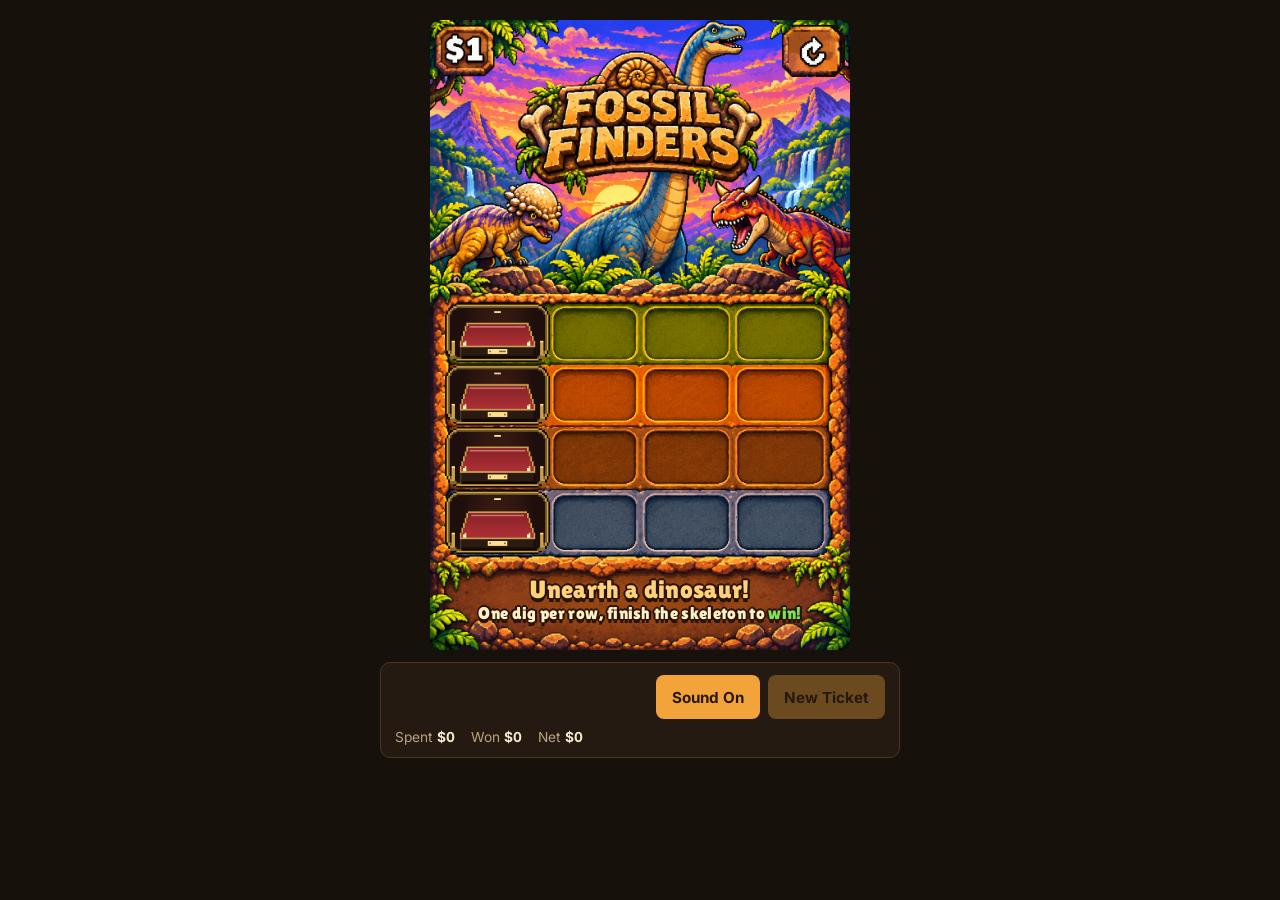
<file: fossil-finders.html>
<!doctype html>
<html lang="en">
<head>
<meta charset="utf-8">
<meta name="viewport" content="width=device-width, initial-scale=1, viewport-fit=cover">
<title>Fossil Finders</title>
<link rel="stylesheet" href="https://fonts.googleapis.com/css2?family=Lilita+One&family=Inter:wght@500;700&family=Baloo+2:wght@500;700&display=swap">
<style>
/* Layout: the approved ticket art fills the width; a slim control bar sits right under it. Single dark jungle look by choice. */
:root {
  --bg: #17110c;
  --panel: #241a12;
  --line: #4a3522;
  --fg: #f6ead2;
  --muted: #b9a283;
  --accent: #f2a43a;
  --good: #8fd16a;
  --bad: #e2785c;
  --display: "Lilita One", "Arial Black", system-ui, sans-serif;
  --body: "Inter", system-ui, -apple-system, sans-serif;
  color-scheme: dark;
}
html, body { background: var(--bg); color: var(--fg); }
body {
  font-family: var(--body);
  padding-left: max(16px, env(safe-area-inset-left, 0px));
  padding-right: max(16px, env(safe-area-inset-right, 0px));
  padding-block: 12px 20px;
  -webkit-user-select: none; user-select: none;
  -webkit-touch-callout: none;
}
html.embedded, html.embedded body { background: transparent; }
html.embedded body { padding: 0; }
.wrap { width: 100%; max-width: 520px; margin: 0 auto; display: grid; gap: 12px; }

.ticket { position: relative; width: min(100%, var(--ticket-w, 100%)); max-width: 100%; margin: 0 auto; aspect-ratio: 1024 / 1536; border-radius: 10px; overflow: hidden; background: #000; }
.ticket > img { position: absolute; inset: 0; width: 100%; height: 100%; display: block; pointer-events: none; }
.ticket .back { display: none; }
.ticket.flipped .front, .ticket.flipped .cells, .ticket.flipped .flipbadge, .ticket.flipped .stands { display: none; }
.ticket > img.stands { position: absolute; inset: auto; left: 3.516%; top: 44.922%; width: 25%; height: 39.779%; pointer-events: none; }
.flipbadge { position: absolute; left: 83.789%; top: 0.781%; width: 15.137%; height: 8.203%; padding: 0; border: 0; background: url(fossil-finders-flip.png?v=382) center / 100% 100% no-repeat; cursor: pointer; z-index: 5; min-height: 0; border-radius: 12%; }
.flipbadge:focus-visible { outline: 2px solid #fff; outline-offset: 2px; }
.ticket.flipped .back { display: block; }
.ticket .backtext { display: none; position: absolute; left: 11%; right: 10.5%; top: 32%; bottom: 11%; pointer-events: none; z-index: 3;
  color: #3a1e10; font-family: "Baloo 2", "Inter", system-ui, sans-serif; font-size: 3.4cqw; line-height: 1.2; flex-direction: column; justify-content: center; gap: 1.7cqw; }
.ticket.flipped .backtext { display: flex; }
.backtext h3 { margin: 0; font-family: "Lilita One", "Arial Black", sans-serif; font-weight: 400; font-size: 6.5cqw; color: #b8521c; text-align: center; letter-spacing: .03em; }
.backtext h4 { margin: 0; font-family: "Lilita One", "Arial Black", sans-serif; font-weight: 400; font-size: 3.7cqw; color: #b8521c; letter-spacing: .03em; border-bottom: .35cqw solid #e2b77a; padding-bottom: .6cqw; }
.backtext ol { margin: 0; padding-left: 4.5cqw; display: grid; gap: .4cqw; }
.backtext .prizes { display: grid; gap: .3cqw; }
.backtext .row { display: flex; align-items: baseline; gap: 1.5cqw; }
.backtext .row .what { flex: 0 1 auto; }
.backtext .row .what b { font-weight: 700; }
.backtext .row .dots { flex: 1 1 auto; border-bottom: .4cqw dotted #c79a62; transform: translateY(-.6cqw); min-width: 2cqw; }
.backtext .row .pay { font-family: "Lilita One", "Arial Black", sans-serif; font-size: 3.7cqw; color: #2f6b2a; }
.backtext .row.special .pay { color: #b8521c; }
.backtext .note { margin: 0; font-size: 3.4cqw; text-align: center; color: #6a4428; }

.ticket { container-type: inline-size; }
.ticket .fronttext { position: absolute; left: 6%; right: 6%; top: 88.4%; display: grid; gap: .9cqw; text-align: center; pointer-events: none; z-index: 3;
  font-family: "Lilita One", "Arial Black", sans-serif; color: #fff0c8; line-height: 1; letter-spacing: .02em;
  text-shadow: .45cqw 0 0 #2a1406, -.45cqw 0 0 #2a1406, 0 .45cqw 0 #2a1406, 0 -.45cqw 0 #2a1406, .32cqw .32cqw 0 #2a1406, -.32cqw .32cqw 0 #2a1406, .32cqw -.32cqw 0 #2a1406, -.32cqw -.32cqw 0 #2a1406, 0 .9cqw 0 #2a1406; }
.ticket .fronttext .l1 { font-size: 6.0cqw; color: #ffd27a; }
.ticket .fronttext .l2 { font-size: 4.0cqw; white-space: nowrap; }
.ticket .fronttext .win { color: #7fe35a; }
.ticket.flipped .fronttext { display: none; }


.cells { position: absolute; inset: 0; }
.cell { position: absolute; border-radius: 8% / 12%; overflow: hidden; container-type: size; }
.cell canvas { position: absolute; inset: 0; width: 100%; height: 100%; display: block; }
.cell .under { filter: brightness(0.42) saturate(0.85); }
.cell canvas.fossil { image-rendering: pixelated; }
.fossil-overlay { position: absolute; inset: 0; width: 100%; height: 100%; pointer-events: none; z-index: 4; image-rendering: pixelated; }
.ticket.flipped .fossil-overlay { display: none; }
.ticket { will-change: transform; }
.cell .cover { touch-action: none; cursor: pointer; }
.pick-overlay { position: absolute; inset: 0; width: 100%; height: 100%; pointer-events: none; z-index: 6; image-rendering: pixelated; }
.ticket.flipped .pick-overlay { display: none; }
.cell .cover.gone { display: none; }
.cell.locked .cover { pointer-events: none; cursor: default; }
.cell .letter {
  position: absolute; inset: 0; display: grid; place-items: center;
  font-family: var(--display); font-size: 72cqh; line-height: 1; color: var(--fg);
  text-shadow: 0 0.06em 0 #1b0f06, 0 0 0.12em #1b0f06;
  pointer-events: none;
}
.cell.unpicked .letter { opacity: 0.45; }

.bar { display: grid; grid-template-columns: 1fr auto; gap: 10px 12px; align-items: center; background: var(--panel); border: 1px solid var(--line); border-radius: 10px; padding: 12px 14px; }
.prize { font-family: var(--display); font-size: 2.1rem; line-height: 1; min-height: 1em; font-variant-numeric: tabular-nums; }
.prize.win { color: var(--good); }
.prize.lose { color: var(--muted); }
.stats { grid-column: 1 / -1; display: flex; flex-wrap: wrap; gap: 4px 16px; color: var(--muted); font-size: 0.86rem; font-variant-numeric: tabular-nums; }
.stats b { color: var(--fg); font-weight: 700; }
.buttons { display: flex; gap: 8px; }
button {
  font: 700 0.95rem var(--body); color: #2a1606; background: var(--accent);
  border: 0; border-radius: 8px; padding: 12px 16px; min-height: 44px; cursor: pointer;
}
button.secondary { background: transparent; color: var(--fg); border: 1px solid var(--line); }
button:disabled { opacity: 0.35; cursor: default; }
button:focus-visible { outline: 2px solid var(--fg); outline-offset: 2px; }
</style>
<script>(function(){try{var w=Math.round(Math.min((screen.width||390)*0.82,420));document.documentElement.style.setProperty('--ticket-w',w+'px');}catch(e){}})();</script>
</head>
<body>
<div class="wrap">
  <div class="ticket" id="ticket">
    <img class="front" id="frontImg" src="fossil-finders-front.png" alt="Fossil Finders $1 ticket">
    <img class="back" src="fossil-finders-back.png" alt="Back of the Fossil Finders ticket">
    <img class="stands" src="fossil-finders-stands.png?v=384" alt="">
    <div class="fronttext" aria-label="Unearth a dinosaur! One dig per row, finish the skeleton to win!"><div class="l1">Unearth a dinosaur!</div><div class="l2">One dig per row, finish the skeleton to <span class="win">win!</span></div></div>
    <div class="backtext" aria-label="How to play Fossil Finders">
      <h3>HOW TO PLAY</h3>
      <ol>
        <li>Dig <b>one spot in each row</b> &mdash; 4 digs per ticket.</li>
        <li>Collect bones to build dinosaurs.</li>
        <li>Finish a dinosaur to win its prize!</li>
      </ol>
      <h4>DINOSAURS</h4>
      <div class="prizes">
        <div class="row"><span class="what"><b>2 Small</b> dino bones &middot; Pachycephalosaurus</span><span class="dots"></span><span class="pay">$1</span></div>
        <div class="row"><span class="what"><b>4 Small</b> dino bones &middot; two Pachycephalosaurs</span><span class="dots"></span><span class="pay">$2</span></div>
        <div class="row"><span class="what"><b>3 Medium</b> dino bones &middot; Carnotaurus</span><span class="dots"></span><span class="pay">$5</span></div>
        <div class="row"><span class="what"><b>4 Large</b> dino bones &middot; Brachiosaurus</span><span class="dots"></span><span class="pay">$10</span></div>
        <div class="row"><span class="what"><b>4 Medium</b> dino bones &middot; Ancient Carnotaurus</span><span class="dots"></span><span class="pay">$30</span></div>
      </div>
      <h4>RARE FINDS</h4>
      <div class="prizes">
        <div class="row special"><span class="what"><b>Amber</b></span><span class="dots"></span><span class="pay">$50</span></div>
        <div class="row special"><span class="what"><b>Raptor claw</b></span><span class="dots"></span><span class="pay">$100</span></div>
      </div>
      <p class="note">Rare finds add to any dinosaur you complete.</p>
    </div>
    <div class="cells" id="cells"></div>
    <button class="flipbadge" id="flipBadge" type="button" aria-label="Flip the ticket over"></button>
  </div>
  <div class="bar">
    <div class="prize" id="prize" aria-live="polite"></div>
    <div class="buttons">
      <button id="soundBtn" type="button" aria-pressed="true">Sound On</button>
      <button id="newBtn" type="button" disabled>New Ticket</button>
    </div>
    <div class="stats" id="stats"></div>
  </div>
</div>

<script>
// Fossil Finders sound effects: 8-bit casino style, made live with Web Audio (no sound files).
// Cash payouts reuse Lucky Buck's coin sounds so the two tickets sound alike.
window.FF_SFX = (() => {
  'use strict';
  let A = null, master = null, on = true;
  try { on = localStorage.getItem('fossil-finders-sound') !== 'off'; } catch (e) {}
  function ac() {
    if (!on) return null;
    try { const C = window.AudioContext || window.webkitAudioContext; if (!C) return null;
      if (!A) { A = new C(); master = A.createGain(); master.gain.value = .9; master.connect(A.destination); }
      if (A.state === 'suspended') A.resume(); return A; } catch (e) { return null; }
  }
  // a single 8-bit tone with a quick attack and an exponential fade
  function tone(a, at, type, f0, f1, dur, vol, hold = 0) {
    const o = a.createOscillator(), g = a.createGain(); o.type = type; o.frequency.setValueAtTime(f0, at);
    if (f1 && f1 !== f0) o.frequency.exponentialRampToValueAtTime(f1, at + dur);
    g.gain.setValueAtTime(.0001, at); g.gain.exponentialRampToValueAtTime(vol, at + .003);
    if (hold) g.gain.setValueAtTime(vol, at + dur * hold); g.gain.exponentialRampToValueAtTime(.0001, at + dur);
    o.connect(g); g.connect(master); o.start(at); o.stop(at + dur + .03); return o;
  }
  // chunky stepped noise (like an old sound chip), through a filter that can sweep
  function noise(a, at, dur, vol, type = 'bandpass', f0 = 1500, f1 = 0, q = 1, step = 2) {
    const len = Math.max(1, Math.floor(a.sampleRate * dur)), b = a.createBuffer(1, len, a.sampleRate), d = b.getChannelData(0);
    let v = 0; for (let i = 0; i < len; i++) { if (i % step === 0) v = Math.random() * 2 - 1; d[i] = v; }
    const s = a.createBufferSource(), f = a.createBiquadFilter(), g = a.createGain(); s.buffer = b; f.type = type; f.Q.value = q;
    f.frequency.setValueAtTime(f0, at); if (f1) f.frequency.exponentialRampToValueAtTime(f1, at + dur);
    g.gain.setValueAtTime(vol, at); g.gain.exponentialRampToValueAtTime(.0001, at + dur);
    s.connect(f); f.connect(g); g.connect(master); s.start(at); s.stop(at + dur + .02);
  }
  const coin = (a, at, f, vol) => { tone(a, at, 'square', f, 0, .06, vol * .6); tone(a, at + .06, 'square', f * 1.335, 0, .22, vol * .6); };   // Lucky Buck's coin
  const rattle = (a, t, n, freq, vol, gap) => { for (let i = 0; i < n; i++) noise(a, t + i * gap, .03, vol * (1 - i / (n + 1)), 'bandpass', freq * (1 + (i % 2) * .25), 0, 3); };
  const S = {
    flip(a, t) { noise(a, t, .09, .25, 'bandpass', 700, 3500, 1.2); tone(a, t + .05, 'square', 660, 990, .06, .05); },
    hit(a, t, n = 0) { const k = Math.pow(1.12, n); noise(a, t, .035, .35, 'highpass', 2400 * k); tone(a, t, 'square', 190 * k, 85, .07, .14); tone(a, t + .005, 'triangle', 1760 * k, 0, .05, .05); },
    crumble(a, t) { noise(a, t, .32, .4, 'lowpass', 1100, 260, .7, 6); for (let i = 0; i < 6; i++) noise(a, t + .03 + Math.random() * .22, .025, .16, 'highpass', 2600); tone(a, t, 'square', 110, 55, .14, .1); },
    find(a, t) { tone(a, t, 'square', 784, 0, .07, .06); tone(a, t + .07, 'square', 1175, 0, .14, .06); },
    findRare(a, t) { [1047, 1319, 1568, 2093, 2637].forEach((f, i) => tone(a, t + i * .05, 'square', f, 0, .12, .055)); for (let i = 0; i < 6; i++) tone(a, t + .25 + i * .04, 'sine', 2500 + Math.random() * 1800, 0, .08, .03); },
    hop(a, t, n = 1) { const k = n === 2 ? 1.3 : 1; tone(a, t, 'square', 260 * k, 620 * k, .1, .045); },
    puff(a, t) { noise(a, t, .08, .14, 'lowpass', 700, 300, .7, 4); },
    land(a, t) { tone(a, t, 'sine', 150, 50, .14, .32); noise(a, t, .04, .2, 'highpass', 1800); tone(a, t + .01, 'square', 330, 160, .05, .05); },
    rattle(a, t, low) { rattle(a, t, 7, low ? 1500 : 2600, .2, .045); tone(a, t, 'square', low ? 120 : 160, low ? 90 : 120, .12, .06); },
    chomp(a, t) { tone(a, t, 'square', 520, 140, .07, .12); noise(a, t + .01, .06, .3, 'bandpass', 2200, 600, 2); tone(a, t + .05, 'square', 180, 90, .06, .08); },
    bonk(a, t) { tone(a, t, 'square', 280, 110, .08, .2); noise(a, t, .05, .35, 'bandpass', 1300, 0, 1.5); tone(a, t + .02, 'triangle', 1568, 0, .12, .06); tone(a, t + .05, 'triangle', 2093, 0, .1, .04); },
    roar(a, t) {
      const o = a.createOscillator(), lfo = a.createOscillator(), lg = a.createGain(), sh = a.createWaveShaper(), lp = a.createBiquadFilter(), g = a.createGain();
      const curve = new Float32Array(256); for (let i = 0; i < 256; i++) { const x = i / 128 - 1; curve[i] = Math.round(Math.tanh(x * 4) * 6) / 6; } sh.curve = curve;
      o.type = 'sawtooth'; o.frequency.setValueAtTime(85, t); o.frequency.linearRampToValueAtTime(130, t + .25); o.frequency.linearRampToValueAtTime(95, t + .6); o.frequency.linearRampToValueAtTime(60, t + .95);
      lfo.frequency.value = 9; lg.gain.value = 14; lfo.connect(lg); lg.connect(o.frequency);
      lp.type = 'lowpass'; lp.frequency.setValueAtTime(900, t); lp.frequency.linearRampToValueAtTime(1800, t + .25); lp.frequency.linearRampToValueAtTime(500, t + .95);
      g.gain.setValueAtTime(.0001, t); g.gain.exponentialRampToValueAtTime(.32, t + .06); g.gain.setValueAtTime(.32, t + .55); g.gain.exponentialRampToValueAtTime(.0001, t + 1);
      o.connect(sh); sh.connect(lp); lp.connect(g); g.connect(master); o.start(t); lfo.start(t); o.stop(t + 1.05); lfo.stop(t + 1.05);
      noise(a, t, .95, .3, 'bandpass', 380, 260, .8, 3); tone(a, t, 'square', 45, 38, .9, .09, .6);
    },
    bigShake(a, t) { tone(a, t, 'sine', 80, 32, .38, .4); rattle(a, t, 9, 1400, .24, .04); noise(a, t, .3, .2, 'lowpass', 500, 150, .7, 6); },
    brachy(a, t) {
      const o = tone(a, t, 'triangle', 130, 0, 1.0, .16, .7), o2 = tone(a, t, 'square', 65, 0, 1.0, .035, .7);
      for (const x of [o, o2]) { const m = x === o ? 1 : .5; x.frequency.setValueAtTime(130 * m, t); x.frequency.linearRampToValueAtTime(205 * m, t + .35); x.frequency.linearRampToValueAtTime(150 * m, t + .95); }
      const l = a.createOscillator(), lg = a.createGain(); l.frequency.value = 6; lg.gain.value = 6; l.connect(lg); lg.connect(o.frequency); l.start(t); l.stop(t + 1.05);
      rattle(a, t + .1, 10, 2000, .1, .08); tone(a, t, 'sine', 70, 40, .3, .25);
    },
    zoom(a, t) { noise(a, t, .55, .22, 'bandpass', 400, 4200, 2); [523, 659, 784, 1047, 1319].forEach((f, i) => tone(a, t + i * .08, 'square', f, 0, .09, .05)); },
    sparkle(a, t) { for (let i = 0; i < 12; i++) tone(a, t + i * .028, 'sine', 2000 + Math.random() * 2500, 0, .09, .045); rattle(a, t, 5, 3000, .12, .05); },
    chaching(a, t) { noise(a, t, .03, .3, 'highpass', 3000); tone(a, t + .02, 'square', 2093, 0, .09, .07); tone(a, t + .1, 'triangle', 2637, 0, .5, .09); tone(a, t + .1, 'triangle', 3136, 0, .5, .06);
      for (let i = 0; i < 14; i++) noise(a, t + .12 + i * .045 + Math.random() * .02, .02, .07, 'bandpass', 3200, 0, 2); },
    flyDown(a, t) { noise(a, t, .5, .14, 'bandpass', 3200, 500, 2); tone(a, t, 'square', 880, 440, .4, .03); },
    cash(a, t, v = 1) {   // Lucky Buck's payout coins, sized by the amount
      if (v <= 1) coin(a, t, 1976, .18);
      else if (v <= 5) { for (let i = 0; i < 3; i++) coin(a, t + i * .08, 1760 + i * 220, .15); }
      else { for (let i = 0; i < 9; i++) coin(a, t + i * .055, 1568 + (i % 4) * 262, .12); for (const f of [1047, 1319, 1568]) tone(a, t + .55, 'square', f, 0, .5, .07);
        if (v >= 50) [1568, 2093, 2637, 3136].forEach((f, i) => tone(a, t + .75 + i * .07, 'square', f, 0, i === 3 ? .5 : .1, .06)); }
    },
    coins(a, t) { for (let i = 0; i < 8; i++) coin(a, t + i * .06 + Math.random() * .03, 1500 + Math.random() * 1100, .06); },
    twinkle(a, t) { [2637, 3136, 2349, 3520].forEach((f, i) => tone(a, t + i * .14, 'sine', f, 0, .1, .025)); },
    ghosts(a, t) { [1319, 1175, 988, 880].forEach((f, i) => tone(a, t + i * .07, 'triangle', f, 0, .12, .035)); },
    lose(a, t) { tone(a, t, 'square', 196, 98, .45, .07, .33); },   // Lucky Buck's losing ticket
    total(a, t) { tone(a, t, 'square', 1568, 0, .08, .06); tone(a, t + .08, 'square', 2093, 0, .3, .06); },
  };
  function play(name, delayMs = 0, arg) { const a = ac(); if (!a || !S[name]) return; try { S[name](a, a.currentTime + .01 + delayMs / 1000, arg); } catch (e) {} }
  function setOn(v) { on = !!v; try { localStorage.setItem('fossil-finders-sound', on ? 'on' : 'off'); } catch (e) {} if (on) ac(); return on; }
  // phones only allow sound after a tap: wake the audio on the first touch
  document.addEventListener('pointerdown', () => { if (on) ac(); }, { passive: true });
  function check() { const a = ac(), bad = []; if (!a) return ['no audio']; for (const k in S) { try { S[k](a, a.currentTime + 5, k === 'cash' ? 100 : undefined); } catch (e) { bad.push(k + ': ' + e.message); } } return bad; }   // for tests
  return { play, setOn, isOn: () => on, names: Object.keys(S), check };
})();
</script>
<script>
// Fossil Finders: Pachy and Carnotaurus fossils (v3.10.0). Skeleton art is built from bone shapes and drawn as chunky pixels.
(() => {
'use strict';
const COLS = [[300, 506], [521, 729], [746, 961]];
const ROWS = [[699, 827], [848, 978], [1000, 1132], [1155, 1292]];
function cap(ax, ay, bx, by, r) { return { k: 'cap', ax, ay, bx, by, r }; }
function ell(cx, cy, rx, ry) { return { k: 'ell', cx, cy, rx, ry }; }
function inside(sh, x, y) {
  if (sh.k === 'ell') { const dx = (x - sh.cx) / sh.rx, dy = (y - sh.cy) / sh.ry; return dx * dx + dy * dy <= 1; }
  const vx = sh.bx - sh.ax, vy = sh.by - sh.ay, L = vx * vx + vy * vy || 1;
  const t = Math.max(0, Math.min(1, ((x - sh.ax) * vx + (y - sh.ay) * vy) / L));
  const dx = x - (sh.ax + vx * t), dy = y - (sh.ay + vy * t); return dx * dx + dy * dy <= sh.r * sh.r;
}
let OY = 0; // shapes are moved down by OY (room above for tall horns)
let K = 1; // detail factor: 1 = chunky (4 px blocks), 4/3 = finer (3 px blocks), same size on the card
function sc(sh) { return sh.k === 'ell' ? { k: 'ell', cx: sh.cx * K, cy: (sh.cy + OY) * K, rx: sh.rx * K, ry: sh.ry * K } : { k: 'cap', ax: sh.ax * K, ay: (sh.ay + OY) * K, bx: sh.bx * K, by: (sh.by + OY) * K, r: sh.r * K }; }
function raster(W0, H0, layers0) { // layers: [char, shapes[]] painted in order
  const W = Math.round(W0 * K), H = Math.round(H0 * K), layers = layers0.map(([c, shs]) => [c, shs.map(sc)]);
  const g = Array.from({ length: H }, () => Array(W).fill('.'));
  for (const [ch, shapes] of layers) for (let y = 0; y < H; y++) for (let x = 0; x < W; x++)
    if (shapes.some((sh) => inside(sh, x + .5, y + .5))) g[y][x] = ch;
  return g.map((r) => r.join(''));
}
function ribs(ax, ay, bx, by, n, len, r) {
  const out = [];
  for (let i = 1; i <= n; i++) { const t = i / (n + 1), x = ax + (bx - ax) * t, y = ay + (by - ay) * t; out.push(cap(x, y, x + len * .18, y + len, r)); }
  return out;
}
function spines(ax, ay, bx, by, n) {
  const out = [];
  for (let i = 1; i <= n; i++) { const t = i / (n + 1), x = ax + (bx - ax) * t, y = ay + (by - ay) * t; out.push(cap(x, y, x - .3, y - 1.6, .45)); }
  return out;
}
// Pachycephalosaurus: thick domed skull ringed with bony knobs, short beak, short neck, small arms,
// walked on two stout hind legs, long stiff tail. No horns or frill. Both lean in, domes together.
function frontOf(skull, at) { let m = 0; skull.forEach((r) => { for (let x = 0; x < r.length; x++) if (r[x] !== '.' && r[x] !== 'e') m = Math.max(m, x); }); return at[0] + m + 1; }

// ---- shared bone builders (used by every dinosaur) ----
// curved ribs hanging from the backbone line a→b, longest in the middle
function ribsCurved(ax, ay, bx, by, n, lenMin, lenMax, r) {
  const o = [];
  for (let i = 0; i < n; i++) { const t = (i + .5) / n, x = ax + (bx - ax) * t, y = ay + (by - ay) * t + r * 1.4, len = lenMin + (lenMax - lenMin) * Math.sin(Math.PI * Math.min(1, t * 1.15));
    const p1 = [x + len * .1, y + len * .3], p2 = [x + len * .05, y + len * .7], p3 = [x - len * .05, y + len];
    o.push(cap(x, y, p1[0], p1[1], r), cap(p1[0], p1[1], p2[0], p2[1], r * .9), cap(p2[0], p2[1], p3[0], p3[1], r * .78)); }
  return o;
}
// a leg of separate bones through joint points [x, y, r]: thinner shafts, knobby joints, toe bones fanning forward
function jointLeg(pts, footY, toes = [-1.2, .6, 2.4], toeR = .38) {
  const o = [];
  for (let i = 1; i < pts.length; i++) { const [ax, ay, ar] = pts[i - 1], [bx, by] = pts[i]; o.push(cap(ax, ay, bx, by, ar * .66)); }
  for (const [x, y, r] of pts) o.push(ell(x, y, r * 1.08, r * 1.08));
  const [fx, fy] = pts[pts.length - 1];
  for (const dx of toes) o.push(cap(fx, fy, fx + dx, footY, toeR));
  return o;
}
function makePachy(k) {
K = k; OY = 0;
const BODY_A = raster(28, 24, [
  ['d', jointLeg([[10, 12, .8], [9, 16.5, .7], [9.5, 20.5, .6]], 22.6, [-1, .6, 2], .34)],
  ['b', [...vertebrae([[1, 15, .5], [6, 13, .72], [11, 11, .95]], 5, { spine: .6, gap: .8 }),
         ...vertebrae([[11, 11, .95], [17, 8, 1.0]], 4, { spine: .9, gap: .8 }), ...vertebrae([[17, 8, .9], [20, 5, .85]], 2, { spine: .5, gap: .7 }),
         ell(11, 12, 2.0, 1.2), ...ribsCurved(12, 10.6, 16.5, 8.4, 4, 2.4, 3.6, .42),
         cap(17, 10, 18.5, 12, .45), cap(18.5, 12, 19.6, 12.6, .36),
         ...jointLeg([[11, 12, .95], [13, 16.5, .82], [11.5, 20.5, .66]], 22.6, [-1, .9, 2.8], .38)]],
]);
const SKULL_A = raster(12, 12, [
  ['n', [ell(1.7, 3.6, .7, .7), ell(2.6, 1.4, .7, .7), ell(1.6, 6, .7, .7), ell(10.6, 8.6, .55, .55)]],
  ['b', [ell(6, 4.4, 4.3, 3.7), cap(7, 6.5, 9, 10, 1.45), cap(5.5, 8, 8, 10.5, .75)]],
  ['e', [ell(6.4, 6.3, .95, .95)]],
]);
const BODY_B = raster(28, 24, [ // chunkier, tail flicked up, wide stride
  ['d', jointLeg([[9.5, 12.5, .85], [7.5, 16.5, .74], [6.5, 20.5, .62]], 22.6, [-1.2, .5, 2], .34)],
  ['b', [...vertebrae([[0.8, 9, .5], [4, 12, .78], [10, 11, 1.05]], 5, { spine: .6, gap: .8 }),
         ...vertebrae([[10, 11, 1.05], [17, 8.5, 1.12]], 4, { spine: .9, gap: .8 }), ...vertebrae([[17, 8.5, 1.0], [20, 5.5, .92]], 2, { spine: .5, gap: .7 }),
         ell(10, 12, 2.2, 1.4), ...ribsCurved(11, 10.8, 16.5, 8.8, 5, 2.6, 4.2, .42),
         cap(17, 11, 18, 13, .47), cap(18, 13, 19.2, 13.4, .38),
         ...jointLeg([[10.5, 12.5, 1.0], [14, 16.5, .86], [13.5, 20.5, .7]], 22.6, [-1, 1, 3], .4)]],
]);
const SKULL_B = raster(13, 13, [ // bigger dome, crown of knobs
  ['n', [ell(2, 3, .7, .7), ell(3.6, 1.1, .7, .7), ell(5.8, .6, .65, .65), ell(1.2, 5.5, .7, .7), ell(1.7, 7.8, .7, .7), ell(11.2, 9.6, .55, .55)]],
  ['b', [ell(6.5, 5, 4.8, 4.0), cap(7.5, 7.5, 9.8, 11, 1.45), cap(6, 9, 8.6, 11.6, .72)]],
  ['e', [ell(7, 7.2, 1, 1)]],
]);
return {
  A: { body: BODY_A, skull: SKULL_A, skullAt: [Math.round(17 * K), Math.round(-3 * K)] },
  B: { body: BODY_B, skull: SKULL_B, skullAt: [Math.round(17 * K), Math.round(-3 * K)] },
};
}
function hash(x, y, s) { let h = (x * 374761393 + y * 668265263 + s * 2147483647) | 0; h = (h ^ (h >>> 13)) * 1274126177; return ((h ^ (h >>> 16)) >>> 0) / 4294967296; }
function grid(map) { return map.map((r) => r.split('')); }
function renderPart(map, opt, withRock) {
  const g = grid(map), H = g.length, W = g[0].length, P = withRock ? 3 : 1, S = opt.scale, pal = opt.pal;
  const cv = document.createElement('canvas'); cv.width = (W + 2 * P) * S; cv.height = (H + 2 * P) * S;
  const c = cv.getContext('2d');
  const filled = (x, y) => y >= 0 && y < H && x >= 0 && x < W && 'bdntkagorfyumqwzjx'.includes(g[y][x]);
  const px = (x, y, col) => { c.fillStyle = col; c.fillRect((x + P) * S, (y + P) * S, S, S); };
  if (withRock) { // rock matrix around the bones
    for (let y = -P; y < H + P; y++) for (let x = -P; x < W + P; x++) {
      let near = false;
      for (let dy = -3; dy <= 3 && !near; dy++) for (let dx = -3; dx <= 3; dx++) if (dx * dx + dy * dy <= 8 && filled(x + dx, y + dy)) { near = true; break; }
      if (!near) continue;
      const r = hash(x, y, 7);
      px(x, y, r < .18 ? pal.rockHi : r > .85 ? pal.rockLo : pal.rock);
    }
  }
  // outline
  if (pal.line) for (let y = -1; y <= H; y++) for (let x = -1; x <= W; x++) {
    if (filled(x, y)) continue;
    let edge = false;
    for (let dy = -1; dy <= 1; dy++) for (let dx = -1; dx <= 1; dx++) if (filled(x + dx, y + dy)) edge = true;
    if (edge) px(x, y, pal.line);
  }
  // bone
  for (let y = 0; y < H; y++) for (let x = 0; x < W; x++) {
    const ch = g[y][x]; if (!'bdntkagorfyumqwzjx'.includes(ch)) continue;
    const amb = opt.amber || { hi: '#ffe08a', mid: '#f0962a', lo: '#a8520e', spot: '#ffc04a' };
    if (ch === 'm') { const top = !filled(x, y - 1) || !filled(x - 1, y), bot = !filled(x, y + 1) || !filled(x + 1, y); px(x, y, top ? amb.hi : bot ? amb.lo : (x * 3 + y * 2) % 7 === 0 ? amb.spot : amb.mid); continue; }   // amber
    if (ch === 'q') { px(x, y, '#2a1206'); continue; }                                   // mosquito body
    if (ch === 'w') { px(x, y, (x + y) % 3 ? '#fff4d6' : amb.hi); continue; }              // pale see-through wings
    if (ch === 'z') { px(x, y, '#fff3c4'); continue; }                                   // trapped air bubble
    if (ch === 'j') { px(x, y, !filled(x, y - 1) ? '#7a6a5c' : !filled(x, y + 1) ? '#120c08' : '#2e241c'); continue; }   // dark claw sheath
    if (ch === 'x') { px(x, y, !filled(x, y - 1) ? '#fff0a8' : !filled(x, y + 1) ? '#a8761a' : (x + y) % 4 === 0 ? '#ffe07a' : '#f1c454'); continue; } // gold
    if (ch === 'y') { px(x, y, '#f6efdc'); continue; }   // eye white
    if (ch === 'u') { px(x, y, '#1c0f08'); continue; }   // pupil
    if (ch === 'k') { px(x, y, !filled(x, y - 1) ? '#b3a99c' : !filled(x, y + 1) ? '#0d0b0a' : !filled(x - 1, y) || !filled(x + 1, y) ? '#5e5650' : (x + y) % 5 === 0 ? '#4d4641' : '#2e2926'); continue; }   // epic black horns with a grey sheen
    if (ch === 't') { px(x, y, opt.teeth || '#b98d55'); continue; }   // teeth: darker aged tan, not white
    const edge3 = (hi, mid, lo) => !filled(x, y - 1) ? hi : !filled(x, y + 1) ? lo : mid;
    if (ch === 'a') { px(x, y, edge3('#e6c48c', '#a9824d', '#6a4824')); continue; }                 // armor spikes and studs: darker, tougher bone
    if (ch === 'g') { px(x, y, edge3('#fff0a8', (x + y) % 4 === 0 ? '#ffe07a' : '#f1c454', '#a8761a')); continue; } // gold
    if (ch === 'o') { px(x, y, hash(x, y, 4) < .5 ? '#ffb02e' : '#ff7a1a'); continue; }             // lava
    if (ch === 'r') { px(x, y, hash(x, y, 6) < .5 ? '#ff3b2a' : '#ff8a5a'); continue; }             // glowing red eyes
    if (ch === 'f') { px(x, y, edge3('#f4e2b8', '#e2c995', '#b9935c')); continue; }                 // saber fangs (ivory-tan)
    let col = ch === 'd' ? pal.far : pal.base;
    if (ch !== 'd') {
      if (!filled(x, y + 1)) col = pal.shade; else if (!filled(x, y - 1)) col = pal.hi;
    }
    const inner = filled(x - 1, y) && filled(x + 1, y) && filled(x, y - 1) && filled(x, y + 1);
    if (opt.form === 'segmented' && ch === 'b' && H > 20 && inner && (x + y) % 3 === 0) col = pal.gap;
    if (opt.form === 'hollow' && inner && ch !== 'd') col = pal.inner;
    if (opt.form === 'dirty' && hash(x, y, 3) < .16) col = pal.dirt;
    if (opt.form === 'rock' && hash(x, y, 5) < .1) col = pal.shade;
    if (opt.lava && ch !== 'e' && ((((x + 2 * y) % 4 === 0) && hash(x >> 1, y >> 1, 9) < .75) || (((2 * x + 3 * y) % 5 === 0) && hash(x >> 1, y >> 1, 3) < .6))) col = hash(x, y, 8) < .5 ? '#ff7a1a' : '#ffc23a';
    px(x, y, col);
  }
  return { cv, W, H, P };
}


// ---------- Fossils on the ticket (owner's pick: aged tan bones, two hops) ----------
const OPT = { form: 'segmented', scale: 4, pal: { base: '#d8b27a', hi: '#f0d3a0', shade: '#a77c48', far: '#8e6638', line: '#1c0f08', gap: '#5a3a1c' } };
const SOLID = { ...OPT, form: 'solid' };
const S = OPT.scale;
const CX = 164, FEET = 782, REVEAL_HOLD = 150, HOP_MS = 500, SCOOT = 380;
const ORDER = [['A', 'body'], ['A', 'skull'], ['B', 'body'], ['B', 'skull']];
let PACHY = null, sprites = null, CARNO = null, overlay = null, octx = null, ticketEl = null, cellsEl = null;
let finds = [], placed = [], cPlaced = [], flying = null, effects = [], floaters = [], wins = [], ghosts = [];
let next = { P: 0, C: 0, B: 0 }, scootStart = null, scootDone = false, morph = null, shakeT = 0, shakeAmp = 0, idleWaiters = [], running = false;

// Carnotaurus: short deep skull with two horns over the eyes, tiny stubby arms, long legs, long tail; walks on two legs.
// Standing pose (facing right) is split in three finds; the 4th find is a pair of big horns that turns it Ancient (attack pose).
const CK = 1.12;   // Carno is drawn a bit bigger than the Pachys: head up near the seam between the top two cases
const C_W = 50, C_H = 39, C_FEET = 936, C_LEFT = Math.round(164 - 25 * CK * S), C_TOP = Math.round(C_FEET - 38 * CK * S);

// Carnotaurus skull designs. cx, cy = middle of the braincase; open = jaws open (Ancient attack pose).
// Real skull: very short and deep, blunt snout, thick horns over the eyes, big opening in front of the eye, slim lower jaw.
let carnoSkull = 2;   // owner's pick: bull horns
let ancientLook = 'armor';   // owner's pick: bony back armor only
const OBSIDIAN = { form: 'segmented', scale: 4, pal: { base: '#2e2926', hi: '#7a7068', shade: '#141110', far: '#1f1b19', line: '#000000', gap: '#0d0b0a' } };
const GOLDTRIM = { form: 'segmented', scale: 4, pal: { base: '#d8b27a', hi: '#ffe08a', shade: '#c08a22', far: '#8e6638', line: '#1c0f08', gap: '#7a5a1c' } };
function skullShapes(v, cx, cy, open) {
  const bone = [], holes = [], teeth = [], knobs = [];
  let snoutEnd;
  if (v === 1) { // Deep & blunt: tall boxy head, short blunt snout, horns out and up
    bone.push(ell(cx, cy, 4.2, 3.6), cap(cx + 1, cy + 1, cx + 5.2, cy + 1.5, 2.1), cap(cx - 3.2, cy - .5, cx - 1, cy + 2.8, 1.3));
    bone.push(cap(cx - 1.3, cy - 2.6, cx - 3.4, cy - 5.3, .85), cap(cx + .8, cy - 2.9, cx + 1.7, cy - 5.6, .85));
    holes.push(ell(cx + .4, cy - 1.1, .8, .8), ell(cx + 3.2, cy + .5, 1, .7)); snoutEnd = 6.8;
  } else if (v === 2) { // Bull horns: thick horns curving forward like a bull
    bone.push(ell(cx, cy, 4.6, 3.2), cap(cx, cy + 1, cx + 6, cy + 1.5, 1.8));
    bone.push(cap(cx - 1, cy - 2.6, cx - 2.7, cy - 4.3, 1.05), cap(cx - 2.7, cy - 4.3, cx - 1.6, cy - 5.9, .7),
              cap(cx + 1.2, cy - 2.6, cx + 1.7, cy - 4.5, 1.05), cap(cx + 1.7, cy - 4.5, cx + 3.1, cy - 5.7, .7));
    holes.push(ell(cx + .8, cy - .7, .85, .85), ell(cx + 3.6, cy + .8, .8, .6)); snoutEnd = 7.4;
  } else if (v === 3) { // Sleek hunter: lower, longer head, small horns, more teeth
    bone.push(ell(cx - .5, cy + .4, 4, 2.8), cap(cx, cy + .9, cx + 7, cy + 1.7, 1.5));
    bone.push(cap(cx - 1.2, cy - 2, cx - 2.1, cy - 3.7, .62), cap(cx + .8, cy - 2.2, cx + 1.1, cy - 3.9, .62));
    holes.push(ell(cx + .6, cy - .3, .8, .8), ell(cx + 3.8, cy + 1, .9, .55)); snoutEnd = 8.2;
  } else if (v === 5) { // Museum skull (owner's reference): long box skull, stubby horns at the back, three big windows, holed lower jaw
    bone.push(cap(cx - 3.4, cy - .2, cx + 4.6, cy + .2, 2.7), ell(cx + 5, cy + .6, 1.6, 2.1));
    bone.push(ell(cx - 2.7, cy - 2.9, 1.0, 1.0), ell(cx - .3, cy - 3.2, 1.1, 1.0));
    holes.push(ell(cx - 1.8, cy - .2, .55, 1.25), ell(cx + .5, cy - .1, .6, 1.25), ell(cx + 3.1, cy - .1, 1.0, 1.25));
    snoutEnd = 6.4;
  } else { // Bumpy: rounded head covered in bony bumps with a heavy brow
    bone.push(ell(cx, cy, 4.6, 3.2), cap(cx, cy + 1, cx + 6, cy + 1.6, 1.9), cap(cx - .4, cy - 2, cx + 2.4, cy - 1.8, .7));
    bone.push(cap(cx - 1.5, cy - 2.4, cx - 2.6, cy - 4.6, .75), cap(cx + .6, cy - 2.7, cx + .8, cy - 4.9, .75));
    knobs.push(ell(cx - 4, cy - 1, .6, .6), ell(cx - 3.2, cy - 2.6, .6, .6), ell(cx + 2.8, cy - 2.6, .55, .55), ell(cx + 4.2, cy - 1.4, .55, .55), ell(cx - 4.4, cy + 1, .55, .55));
    holes.push(ell(cx + 1, cy - .4, .85, .85), ell(cx + 3.6, cy + .9, .75, .6)); snoutEnd = 7.4;
  }
  const n = v === 3 ? 7 : v === 5 ? 5 : 6, tx0 = v === 5 ? cx + 1 : cx - 1.2, tx1 = cx + snoutEnd - 1;
  if (!open) { // shut: slim lower jaw, dark mouth line, row of teeth across it
    bone.push(v === 5 ? cap(cx - 3.6, cy + 3.3, cx + snoutEnd - 1, cy + 3.5, 1.05) : cap(cx - 2, cy + 3.2, cx + snoutEnd - 1.2, cy + 4.1, .9));
    if (v === 5) holes.push(ell(cx - 1.6, cy + 3.5, .55, .45));
    holes.push(cap(tx0 - .4, cy + 3.2, tx1 + .4, cy + 2.9, .4));
    for (let i = 0; i < n; i++) { const x = tx0 + (tx1 - tx0) * i / (n - 1); teeth.push(cap(x, cy + 2.75, x + .15, cy + 3.55, .42)); }
  } else { // open: lower jaw dropped, teeth on both jaws
    bone.push(cap(cx - 1.5, cy + 2.6, cx + snoutEnd - 1.4, cy + 6.3, v === 5 ? 1.05 : .9));
    if (v === 5) holes.push(ell(cx + .4, cy + 3.9, .5, .4));
    for (let i = 0; i < n - 2; i++) { const t = (i + .5) / (n - 2), x = cx + .8 + (snoutEnd - 1.8) * t; teeth.push(cap(x, cy + 2.4, x + .1, cy + 3.2, .4)); }
    for (let i = 0; i < n - 2; i++) { const t = (i + .5) / (n - 2), x = cx + .2 + (snoutEnd - 2.2) * t, y = cy + 3.4 + 2.6 * t; teeth.push(cap(x, y, x + .1, y - .8, .4)); }
  }
  return { bone, holes, teeth, knobs };
}

// Brachiosaurus: front legs longer than the back legs (back slopes down to the hips), deep ribcage, long tail,
// very long neck held high, small skull with a domed nasal crest. Frame: 4 px units from art (B_LEFT, B_TOP).
const B_LEFT = 40, B_TOP = 652, B_W = 110, B_H = 136, B_PIVOT = { x: 40 + 48 * 4, y: 652 + 80 * 4 };

// chain of separate vertebrae along a path: pts = [[x, y, radius], ...]; each bone is a short block with a small spine on top
function vertebrae(pts, n, opts = {}) {
  const segs = []; let total = 0;
  for (let i = 1; i < pts.length; i++) { const [ax, ay, ar] = pts[i - 1], [bx, by, br] = pts[i], l = Math.hypot(bx - ax, by - ay); segs.push({ ax, ay, ar, bx, by, br, l, s0: total }); total += l; }
  const at = (d) => { d = Math.max(0, Math.min(total, d)); const g = segs.find((q) => d <= q.s0 + q.l) || segs[segs.length - 1], t = g.l ? (d - g.s0) / g.l : 0;
    return { x: g.ax + (g.bx - g.ax) * t, y: g.ay + (g.by - g.ay) * t, r: g.ar + (g.br - g.ar) * t, dx: (g.bx - g.ax) / (g.l || 1), dy: (g.by - g.ay) / (g.l || 1) }; };
  const out = [], step = total / n, gap = opts.gap ?? 1.5, spine = opts.spine ?? 1;
  for (let i = 0; i < n; i++) {
    const mid = (i + .5) * step, c = at(mid), half = Math.max(.6, step / 2 - gap / 2);
    const inset = Math.min(c.r, half * .9), a = at(mid - half + inset), b = at(mid + half - inset);
    out.push(cap(a.x, a.y, b.x, b.y, c.r));                                         // the vertebra body, ends exactly at its own length
    out.push(ell(a.x, a.y, c.r * 1.15, c.r * 1.15), ell(b.x, b.y, c.r * 1.15, c.r * 1.15)); // knobby joint ends
    let nx = c.dy, ny = -c.dx; if (ny > 0) { nx = -nx; ny = -ny; }                   // the side facing up
    if (spine && c.r > .55) out.push(cap(c.x, c.y, c.x + nx * c.r * 1.9 * spine, c.y + ny * c.r * 1.9 * spine, Math.max(.4, c.r * .38)));
  }
  return out;
}

// one leg from hip/shoulder (x, top) to the ground (bottom); w = bone thickness; style = leg design
let brachyLegs = 3;   // owner's pick: Bent
function boneLeg(x, top, bottom, w, style) {
  const H = bottom - top, knee = top + H * .47, ankle = top + H * .84, o = [];
  const knob = (cx, cy, r) => o.push(ell(cx, cy, r, r));
  if (style === 1) { // Classic: thigh bone, knee, shin + thin side bone, ankle, three toes
    o.push(cap(x, top + w * .4, x + .4, knee - w * .5, w * .62)); knob(x, top + w * .2, w * .9); knob(x + .4, knee, w * .78);
    o.push(cap(x + .7, knee + w * .5, x + .5, ankle - .6, w * .48), cap(x - w * .55, knee + w * .9, x - w * .45, ankle - .5, w * .26));
    knob(x + .3, ankle, w * .55);
    for (const dx of [-1.6, .2, 2]) o.push(cap(x + .3, ankle + .4, x + .3 + dx * 1.2, bottom - .2, .42));
  } else if (style === 2) { // Pillar: huge knobby joints, kneecap, straight shin, flat foot pad with toe nubs
    o.push(cap(x, top + w * .6, x, knee - w * .6, w * .55)); knob(x, top + w * .2, w); knob(x, knee, w * .86); o.push(ell(x + w * .85, knee, w * .3, w * .38));
    o.push(cap(x, knee + w * .6, x, ankle - w * .4, w * .5)); knob(x, ankle, w * .62);
    o.push(cap(x - w * .9, bottom - .4, x + w * 1.1, bottom - .4, .55));
    for (const dx of [-.9, -.2, .5, 1.2]) knob(x + dx * w, bottom - 1.1, .42);
  } else if (style === 3) { // Bent: knee forward, ankle back, springy stance, long foot bones
    const kx = x + w * .9, ax = x - w * .2;
    o.push(cap(x, top + w * .4, kx, knee - w * .4, w * .6)); knob(x, top + w * .2, w * .9); knob(kx, knee, w * .75);
    o.push(cap(kx, knee + w * .4, ax + .3, ankle - .5, w * .45), cap(kx - w * .6, knee + w * .7, ax - w * .3, ankle - .5, w * .24));
    knob(ax, ankle, w * .5);
    o.push(cap(ax, ankle + .3, ax + 2.4, bottom - .3, .45), cap(ax, ankle + .3, ax + .6, bottom - .2, .45), cap(ax, ankle + .3, ax - 1.6, bottom - .3, .42));
  } else { // Detailed: thigh with a ridge, separate kneecap, two shin bones with a gap, ankle bones, five foot bones with claws
    o.push(cap(x, top + w * .5, x + .2, knee - w * .6, w * .55), cap(x - w * .35, top + w * .9, x - w * .3, top + H * .3, w * .22));
    knob(x, top + w * .2, w * .9); knob(x + .2, knee, w * .7); o.push(ell(x + w * .9, knee - .2, w * .28, w * .32));
    o.push(cap(x + w * .35, knee + w * .55, x + w * .3, ankle - .7, w * .36), cap(x - w * .45, knee + w * .6, x - w * .4, ankle - .7, w * .26));
    o.push(ell(x - .4, ankle, w * .4, w * .35), ell(x + .6, ankle, w * .4, w * .35));
    for (const dx of [-1.8, -.9, 0, .9, 1.8]) { o.push(cap(x + dx * .4, ankle + .6, x + dx, bottom - .7, .3)); knob(x + dx * 1.05, bottom - .3, .36); }
  }
  return o;
}

// ---- special finds (bottom stand) ----
let SPECIAL = null, sPlaced = null;
const S_FEET = 1244, S_CX = 164;
let amberStyle = 3, clawStyle = 5;   // owner's picks: Cut gem amber, Golden claw
let amberWin = 'glow', clawWin = 'glow';   // win animation: glow · spin · beam · burst · coins
const SP_MS = 1700, SPECIAL_FLY = 2300;   // zoom in (25%), shake + money (30%), travel to the stand (45%)
// a mosquito facing right, centred on (cx, cy), about 15 units long
function mosquito(cx, cy) {
  // slender sprawled mosquito: long striped abdomen, humped thorax, small head, long proboscis, pale wings, six long jointed legs
  const body = [cap(cx - 1.3, cy + .5, cx - 7.5, cy + 3.4, .95), ell(cx, cy, 1.7, 1.35), ell(cx + 2.2, cy - .7, .9, .85), cap(cx + 2.8, cy - .4, cx + 8, cy + 2, .4),
    cap(cx + 2.4, cy - 1.4, cx + 4.4, cy - 3.6, .32), cap(cx + 2.9, cy - 1.2, cx + 5.3, cy - 2.6, .32)];
  const legs = [[[cx + .9, cy + 1], [cx + 3.6, cy + 3.8], [cx + 6.8, cy + 6.2]], [[cx + .2, cy + 1.2], [cx + .9, cy + 4.6], [cx + 2.4, cy + 8.2]], [[cx - .4, cy + 1.2], [cx - 2.2, cy + 4.4], [cx - 3, cy + 8.4]],
    [[cx + .6, cy + .9], [cx + 2.6, cy + 4.6], [cx + 4.4, cy + 8.6]], [[cx - .9, cy + 1], [cx - 4.4, cy + 4.6], [cx - 5.6, cy + 8.2]], [[cx - 1, cy + .8], [cx - 5.4, cy + 2.2], [cx - 9.8, cy + 4.8]]];
  for (const [a, k, f] of legs) body.push(cap(a[0], a[1], k[0], k[1], .42), cap(k[0], k[1], f[0], f[1], .4));
  const wings = [cap(cx - .4, cy - 1, cx - 7.8, cy - 3.2, .95), cap(cx - .1, cy - 1.2, cx - 6.2, cy - 5.6, .85)];
  const stripes = [-6.6, -5, -3.4].map((d) => ell(cx + d, cy + 1.2 - d * .45, .38, .7));
  return { body, wings, stripes };
}
const AMBERS = {
  1: { name: 'Classic oval', pal: { hi: '#ffe08a', mid: '#f0962a', lo: '#a8520e', spot: '#ffc04a' } },
  2: { name: 'Resin drop', pal: { hi: '#ffe9a0', mid: '#f5a530', lo: '#b05a10', spot: '#ffd060' } },
  3: { name: 'Cut gem', pal: { hi: '#fff2b0', mid: '#f4a838', lo: '#9a4a08', spot: '#ffd870' } },
  4: { name: 'Rough chunk', pal: { hi: '#f6c66a', mid: '#d97a1c', lo: '#7e3a08', spot: '#eaa040' } },
  5: { name: 'Dark honey', pal: { hi: '#ffb84a', mid: '#b8540e', lo: '#5a2404', spot: '#d8781e' } },
};
const CLAWS = { 1: 'Sickle', 2: 'On the toe', 3: 'Black claw', 4: 'In the rock', 5: 'Golden' };
function makeSpecials() {
  K = 1; OY = 0;
  const W = 32, H = 26, cx = 16, cy = 13;
  const m = mosquito(cx + .5, cy - .3);
  let shell;
  if (amberStyle === 1) shell = [ell(cx, cy, 13, 9.6)];
  else if (amberStyle === 2) shell = [ell(cx, cy + 2.4, 12.6, 8.4), cap(cx + 6, cy - 2, cx + 13.5, cy - 9.5, 3.4), ell(cx + 14, cy - 10.5, 2.2, 2.2)];
  else if (amberStyle === 3) { shell = []; for (let y = 2; y < 25; y++) { const k = y < 7 ? (y - 2) / 5 : y > 19 ? (25 - y) / 6 : 1, half = 6 + 8.5 * k; shell.push(cap(cx - half, y + .5, cx + half, y + .5, .5)); } }
  else if (amberStyle === 4) shell = [ell(cx - 2, cy + 1, 11.5, 8.6), ell(cx + 6, cy - 2.5, 7, 6.4), ell(cx + 4, cy + 6, 8, 4.6), ell(cx - 9, cy - 2.6, 4.4, 4.2)];
  else shell = [ell(cx, cy, 13.4, 10)];
  const facets = amberStyle === 3 ? [cap(cx - 6, 2.5, cx - 14.5, 7.5, .3), cap(cx + 6, 2.5, cx + 14.5, 7.5, .3), cap(cx - 14.5, 19.5, cx - 6, 24.5, .3), cap(cx + 14.5, 19.5, cx + 6, 24.5, .3)] : [];
  const shine = amberStyle === 5 ? [cap(cx - 9, cy - 6, cx - 4, cy - 8.4, .7)] : [cap(cx - 9.5, cy - 4.5, cx - 6, cy - 7.5, .55), ell(cx + 9, cy + 5, .6, .6)];
  const bubbles = amberStyle === 4 || amberStyle === 2 ? [ell(cx - 8, cy + 4, .8, .8), ell(cx + 8, cy + 3.5, .6, .6), ell(cx - 4.5, cy - 6, .55, .55)] : [ell(cx + 8.5, cy - 5, .6, .6)];
  K = 1.45;   // amber drawn larger so the mosquito inside reads clearly
  const amber = raster(W, H, [['m', shell], ['w', m.wings], ['q', m.body], ['m', m.stripes], ['z', [...bubbles, ...shine]], ['e', facets]]);

  K = 1.2;
  // raptor sickle claw: thick base, sweeping up and over into a sharp hooked tip
  const arc = [[6, 18, 3.0], [7, 12.5, 2.7], [9.5, 8, 2.4], [13, 5, 2.0], [17, 3.8, 1.6], [20.5, 5, 1.2], [22.6, 8, .85], [23.4, 11.4, .5], [23.3, 13.4, .32]];
  const sheath = [], core = [];
  for (let i = 1; i < arc.length; i++) { const [ax, ay, ar] = arc[i - 1], [bx, by] = arc[i]; (i >= 6 ? sheath : core).push(cap(ax, ay, bx, by, ar)); }
  const groove = [cap(8, 13, 12, 7.2, .35), cap(12, 7.2, 16.5, 5.4, .3)];
  let claw;
  if (clawStyle === 1) claw = raster(28, 24, [['b', [ell(6, 18.5, 3.8, 3.0), ...core]], ['d', sheath], ['e', groove]]);
  else if (clawStyle === 2) claw = raster(28, 24, [['b', [...core, ell(6, 18.5, 3.2, 2.7), cap(5.5, 19.5, 2, 21.6, 1.3), ell(1.8, 21.8, 1.4, 1.3), cap(6.5, 20.5, 4.5, 23, 1.1)]], ['d', sheath], ['e', [...groove, cap(4.6, 19.8, 3.4, 20.6, .3)]]]);
  else if (clawStyle === 3) claw = raster(28, 24, [['b', [ell(6, 18.5, 3.8, 3.0), cap(6, 18, 7, 12.5, 2.9)]], ['j', [...core.slice(1), ...sheath]], ['e', [cap(10, 9, 15, 5.6, .3)]]]);
  else if (clawStyle === 4) claw = raster(28, 24, [['m', []], ['b', [ell(6, 18.5, 3.8, 3.0), ...core]], ['d', sheath], ['e', groove]]);
  else claw = raster(28, 24, [['x', [ell(6, 18.5, 3.8, 3.0), ...core, ...sheath]], ['e', groove]]);
  const place = (map, opt, withRock) => { const r = renderPart(map, opt, withRock); return { cv: r.cv, x: Math.round(S_CX - r.cv.width / 2), y: S_FEET - r.cv.height + S * (withRock ? 3 : 1) }; };
  const ROCK = { ...SOLID, pal: { ...SOLID.pal, rock: '#6c6152', rockHi: '#857868', rockLo: '#4e463b' } };
  return { A: place(amber, { ...SOLID, amber: AMBERS[amberStyle].pal }, false), R: clawStyle === 4 ? place(claw, ROCK, true) : place(claw, SOLID, false) };
}
function makeBrachy() {
  K = 1; OY = 0;
  const frame = (layers) => raster(B_W, B_H, layers);
  // front legs (longer, so the back slopes down to the hips) and back legs; the far pair is drawn darker behind
  const legsFar = [...boneLeg(42.5, 83, 108, 2.3, brachyLegs), ...boneLeg(27.5, 88.5, 108, 2.4, brachyLegs)];
  const legs = [ell(47.5, 82, 3.4, 2.4), ell(21.5, 87.5, 4.4, 2.8), ...boneLeg(50, 83, 108, 2.7, brachyLegs), ...boneLeg(18, 88.5, 108, 2.8, brachyLegs)];
  // ribcage: a row of back vertebrae, then separate curved ribs hanging from them (longest in the middle)
  const curvedRibs = (n) => { const o = [];
    for (let i = 0; i < n; i++) { const t = (i + .5) / n, x = 25.5 + (45.5 - 25.5) * t, y = 86.4 - 6 * t + 1.6, len = 9 + 5 * Math.sin(Math.PI * Math.min(1, t * 1.15));
      const p1 = [x + 1.2, y + len * .3], p2 = [x + .6, y + len * .7], p3 = [x - .6, y + len];
      o.push(cap(x, y, p1[0], p1[1], .62), cap(p1[0], p1[1], p2[0], p2[1], .56), cap(p2[0], p2[1], p3[0], p3[1], .48)); }
    return o; };
  const ribcage = [...vertebrae([[22.5, 87, 1.5], [47.5, 80.6, 1.6]], 8, { spine: .9, gap: 1.2 }), ...curvedRibs(7)];
  // long sweeping tail: down the left side, under the third case, along the bottom case to a whip tip
  const tail = vertebrae([[19, 87, 2.0], [11, 90, 1.8], [5, 96, 1.6], [3, 105, 1.35], [4, 114, 1.15], [8, 122, .95], [16, 128, .78], [27, 131, .62], [38, 131, .5], [46, 128.5, .42]], 20, { spine: .8, gap: 1.6 });
  // very long neck held high
  const neck = vertebrae([[48, 80, 3.2], [61, 73.5, 2.8], [72, 64, 2.5], [77.5, 48, 2.2], [76.5, 32, 1.95], [79, 19, 1.7], [86, 12.5, 1.5]], 12, { spine: .7, gap: 1.7 });
  const skull = [ell(92, 11.5, 4.6, 3.0), ell(91.2, 8.2, 2.6, 2.2), cap(93, 12.6, 101, 13.2, 1.9), cap(90, 14.8, 100, 15.4, .9)];
  const holes = [ell(92.4, 7.6, .65, .65), cap(91.5, 14, 101, 14.3, .35), ell(91.3, 10.4, 1.7, 1.6)];
  const eye = [ell(91.3, 10.4, 1.15, 1.05)], pupil = [ell(91.8, 10.5, .55, .6)];   // owner: give him eyes
  return { parts: [
    { map: frame([['d', legsFar], ['b', legs]]), opt: SOLID },
    { map: frame([['b', ribcage]]), opt: SOLID },
    { map: frame([['b', tail]]), opt: SOLID },
    [{ map: frame([['b', neck]]), opt: SOLID }, { map: frame([['b', skull], ['e', holes], ['y', eye], ['u', pupil]]), opt: SOLID }],
  ],
  // for the win animation: neck alone, side skull alone, and a front-facing skull looking at the camera
  neck: { map: frame([['b', neck]]), opt: SOLID },
  side: { map: frame([['b', skull], ['e', holes], ['y', eye], ['u', pupil]]), opt: SOLID },
  front: (() => { const cx = 88.6, cy = 9.6;
    return { map: frame([
      ['b', [ell(cx, cy - 1.2, 5.2, 3.9), ell(cx, cy - 5, 2.2, 1.8), ell(cx, cy + 2.4, 3.6, 2.7), cap(cx - 2.8, cy + 4.7, cx + 2.8, cy + 4.7, 1.0)]],
      ['e', [ell(cx - 2.3, cy - .9, 1.35, 1.3), ell(cx + 2.3, cy - .9, 1.35, 1.3), ell(cx - .75, cy - 5.1, .45, .45), ell(cx + .75, cy - 5.1, .45, .45), cap(cx - 2.1, cy + 3.7, cx + 2.1, cy + 3.7, .38)]],
      ['y', [ell(cx - 2.3, cy - .9, .95, .92), ell(cx + 2.3, cy - .9, .95, .92)]],
      ['u', [ell(cx - 2.2, cy - .8, .5, .55), ell(cx + 2.2, cy - .8, .5, .55)]],
      ['t', [-1.4, -.45, .45, 1.4].map((d) => cap(cx + d, cy + 3.4, cx + d, cy + 4.0, .35))]]), opt: SOLID }; })(),
  };
}
let BRACHY = null, bPlaced = [];
let carnoWin = 'stomp';    // normal Carnotaurus win: owner picked stomp (Nov 25); snap and roar kept as options
const CWIN_MS = 1100;
let brachyWin = 'sway';   // win animation: sway · stomp · nod · bellow · whip
const BWIN_MS = 1300, SWAY_MS = 2200;
// neck bends in a wave from its base to the head; the head turns to face the camera for the middle of the move
function drawLivingNeck(e) {
  const N = BRACHY.neck, SD = BRACHY.side, FR = BRACHY.front, env = Math.sin(Math.PI * Math.min(1, e * 1.05)), base = N.y + N.cv.height;
  const off = (y) => { const h = Math.max(0, Math.min(1, (base - y) / N.cv.height)); return 30 * env * Math.pow(h, 1.6) * Math.sin(e * Math.PI * 3 - h * 1.4); };
  const lift = (y) => { const h = Math.max(0, Math.min(1, (base - y) / N.cv.height)); return -10 * env * h * Math.sin(e * Math.PI * 1.5); };
  for (let y = 0; y < N.cv.height; y += 4) { const ay = N.y + y; octx.drawImage(N.cv, 0, y, N.cv.width, 4, N.x + Math.round(off(ay) / 2) * 2, ay + Math.round(lift(ay) / 2) * 2, N.cv.width, 4); }
  const hy = SD.y + SD.cv.height / 2, dx = Math.round(off(hy) / 2) * 2, dy = Math.round(lift(hy) / 2) * 2;
  const facing = e > .18 && e < .78;
  if (facing) { const bob = Math.round(3 * Math.sin((e - .18) / .6 * Math.PI * 4)); octx.drawImage(FR.cv, FR.x + dx, FR.y + dy + bob); }
  else octx.drawImage(SD.cv, SD.x + dx, SD.y + dy);
}
function makeCarno() {
  K = CK; OY = 10;
  const farLeg = jointLeg([[19.5, 12, 1.0], [17.2, 18.4, .9], [14.2, 23.6, .72], [14.8, 26.6, .6]], 27.2, [-1.2, .8, 2.6], .42);
  // owner, Nov 25: the leg tucked under the ribs reads as the far one, so it is shaded; the rear-swinging leg is lit and in front
  const underLeg = jointLeg([[21.5, 12, 1.15], [25, 18.4, 1.05], [23.6, 24, .82], [25.2, 26.6, .68]], 27.2, [-1, 1.2, 3.4], .46);
  const legs = [...vertebrae([[19.5, 11.2, 1.25], [11, 11.2, 1.0], [5, 13.5, .78], [1.6, 17.5, .58], [1, 19, .45]], 9, { spine: .7, gap: .9 }),
    ell(20.5, 11.8, 2.6, 1.7), cap(21, 12.5, 23, 17, .5), cap(22.3, 17.2, 24.2, 17.4, .42), ...farLeg];
  const torso = [...vertebrae([[21, 11, 1.25], [32, 9, 1.2]], 5, { spine: .9, gap: 1 }), ...ribsCurved(22.5, 10.6, 31, 9.2, 5, 4.2, 5.8, .48),
    cap(24, 16.6, 30.5, 15.8, .4), cap(31, 12, 32.5, 14.4, .45), cap(32.5, 14.4, 33.3, 15, .36), ...vertebrae([[32, 9, 1.1], [36, 6.5, 1.0]], 2, { spine: .6, gap: .9 })];
  const sk = skullShapes(carnoSkull, 40, 6, false), ak = skullShapes(carnoSkull, 40, 15.5, true);
  // ---- Ancient looks: what the 4th piece is, and what the skeleton becomes ----
  const spikeRow = (ax, ay, bx, by, n, h, r) => { const o = []; for (let i = 0; i < n; i++) { const t = (i + .5) / n, x = ax + (bx - ax) * t, y = ay + (by - ay) * t; o.push(cap(x, y, x - .5, y - h, r)); } return o; };
  const studs = (ax, ay, bx, by, n, r) => { const o = []; for (let i = 0; i < n; i++) { const t = (i + .5) / n; o.push(ell(ax + (bx - ax) * t, ay + (by - ay) * t - .6, r, r)); } return o; };
  const crown = (cx, cy) => [cap(cx - 1.8, cy - 3, cx + 2.2, cy - 3.3, .6), cap(cx - 1.4, cy - 3.2, cx - 1.8, cy - 5.2, .5), cap(cx + .2, cy - 3.4, cx + .2, cy - 6, .55), cap(cx + 1.8, cy - 3.4, cx + 2.3, cy - 5.3, .5)];
  const look = ancientLook;
  const ancientExtra = [], ancientOpts = { body: SOLID, head: SOLID };
  let piece4;
  if (look === 'armor' || look === 'armorlava') {        // bony spikes and studs down the back, neck and tail (real Carnotaurus had rows of bony bumps)
    piece4 = [...spikeRow(17, 10.6, 32, 7.8, 6, 2.2, .62), ...spikeRow(32.3, 8, 35.5, 5.7, 2, 1.6, .5), ...studs(5, 12.6, 16, 10.4, 4, .55)];
    if (look === 'armorlava') { ancientOpts.body = { ...OPT, lava: true }; ancientOpts.head = { ...SOLID, lava: true }; }
    ancientExtra.push(['a', [...spikeRow(16, 8.4, 32, 10.6, 6, 2.4, .65), ...spikeRow(32.5, 11.4, 35.5, 14, 2, 1.7, .5), ...studs(7, 2.8, 15, 6.4, 4, .55)]]);
  } else if (look === 'obsidian') { // a black crystal lands on the head; the whole skeleton turns obsidian with red eyes
    piece4 = [cap(40.4, 2.2, 40.4, -.8, .95), cap(39.2, 2.6, 38.4, .6, .6), cap(41.6, 2.6, 42.5, .8, .6)];
    ancientOpts.body = OBSIDIAN; ancientOpts.head = { ...OBSIDIAN, form: 'solid', teeth: '#6b625a' };
    ancientExtra.push(['r', [ell(40.8, 14.8, .85, .85)]]);
  } else if (look === 'lava') {   // a glowing lava core lands on the hips; cracks of lava spread through every bone
    piece4 = [ell(21, 10.6, 2.4, 1.9)];
    ancientOpts.body = { ...OPT, lava: true }; ancientOpts.head = { ...SOLID, lava: true };
  } else if (look === 'crown') {  // a golden crown lands on the skull; bones get a gold trim
    piece4 = crown(40, 6);
    ancientOpts.body = GOLDTRIM; ancientOpts.head = { ...GOLDTRIM, form: 'solid' };
    ancientExtra.push(['g', crown(40, 15.5)]);
  } else {                        // saber fangs: huge fangs and a heavier jaw
    piece4 = [cap(44, 8.4, 44.3, 11.4, .6), cap(42, 8.6, 42.2, 10.8, .5)];
    ancientExtra.push(['b', [cap(38.5, 18.6, 46.4, 22.4, 1.25)]], ['f', [cap(44.2, 17.2, 44.5, 20.6, .62), cap(42.2, 17.6, 42.4, 20, .5), cap(46, 22, 46.2, 19.4, .5)]]);
  }
  const piece4Char = { armorlava: 'a', armor: 'a', obsidian: 'k', lava: 'o', crown: 'g', saber: 'f' }[look];
  // Ancient attack pose: head low, jaws open, tail raised, wide stride
  const aUnder = jointLeg([[22, 11, 1.15], [26, 17, 1.05], [27, 23.5, .82], [29, 26.5, .68]], 27.2, [-.6, 1.6, 3.6], .46);
  const aFar = jointLeg([[20, 11, 1.05], [17, 17, .9], [14.5, 23, .72], [14, 26.6, .6]], 27.2, [-1.2, .8, 2.6], .42);
  const aBone = [...vertebrae([[21, 10, 1.25], [13, 7, 1.0], [7, 3.5, .78], [3, 2.5, .58], [1, 3.6, .45]], 9, { spine: .7, gap: .9 }),
    ell(21, 10.8, 2.6, 1.7), cap(21.5, 11.5, 23.5, 16, .5), cap(22.8, 16.2, 24.6, 16.4, .42),
    ...aFar,
    ...vertebrae([[21, 10, 1.25], [32, 12, 1.2]], 5, { spine: .9, gap: 1 }), ...ribsCurved(22.5, 10.4, 31, 12, 5, 3.8, 5.2, .48),
    cap(24.5, 15.6, 30.5, 16.4, .4), cap(31, 15, 32, 17.5, .45), cap(32, 17.5, 32.8, 18, .36), ...vertebrae([[32, 12, 1.1], [36, 15, 1.0]], 2, { spine: .6, gap: .9 })];
  const frame = (layers) => raster(C_W, C_H, layers);
  return {
    parts: [
      { map: frame([['d', underLeg], ['b', legs]]), opt: SOLID },
      { map: frame([['b', torso]]), opt: SOLID },
      { map: frame([['n', sk.knobs], ['b', sk.bone], ['e', sk.holes], ['t', sk.teeth]]), opt: SOLID },
      { map: frame([[piece4Char, piece4]]), opt: SOLID },
    ],
    ancient: [
      { map: frame([['d', aUnder], ['b', aBone]]), opt: ancientOpts.body },
      { map: frame([['n', ak.knobs], ['b', ak.bone], ['e', ak.holes], ['t', ak.teeth]]), opt: ancientOpts.head },
      ...(look === 'obsidian' || look === 'lava' ? [] : []),
      ...ancientExtra.map((l) => ({ map: frame([l]), opt: l[0] === 'b' ? ancientOpts.head : SOLID })),
    ],
  };
}
// render a map in the Carno frame and crop it to its bones; x/y = top-left on the ticket
function cropFrame(map, opt, left = C_LEFT, top = C_TOP) {
  const layers = typeof map[0] === 'object' ? map : [{ map, opt }];
  const first = renderPart(layers[0].map, layers[0].opt, false).cv, full = document.createElement('canvas');
  full.width = first.width; full.height = first.height; const fx = full.getContext('2d');
  layers.forEach((l, i) => fx.drawImage(i ? renderPart(l.map, l.opt, false).cv : first, 0, 0));
  let x0 = 1e9, y0 = 1e9, x1 = -1, y1 = -1;
  layers.forEach(({ map }) => map.forEach((row, y) => { for (let x = 0; x < row.length; x++) if (row[x] !== '.' && row[x] !== 'e') { x0 = Math.min(x0, x); x1 = Math.max(x1, x); y0 = Math.min(y0, y); y1 = Math.max(y1, y); } }));
  const cx = x0 * S, cy = y0 * S, w = (x1 - x0 + 3) * S, h = (y1 - y0 + 3) * S;
  const cv = document.createElement('canvas'); cv.width = w; cv.height = h;
  cv.getContext('2d').drawImage(full, cx, cy, w, h, 0, 0, w, h);
  return { cv, x: left - S + cx, y: top - S + cy };
}

function build() {
  PACHY = makePachy(1);
  for (const k in PACHY) PACHY[k].front = frontOf(PACHY[k].skull, PACHY[k].skullAt);
  sprites = ORDER.map(([who, part]) => ({ who, part, img: renderPart(PACHY[who][part], part === 'body' ? SOLID : OPT, false) }));
  BRACHY = { ...(() => { const m = makeBrachy(), c = (q) => Array.isArray(q) ? cropFrame(q, null, B_LEFT, B_TOP) : cropFrame(q.map, q.opt, B_LEFT, B_TOP); return { parts: m.parts.map(c), neck: c(m.neck), side: c(m.side), front: c(m.front) }; })() };
  SPECIAL = makeSpecials();
  const c = makeCarno();
  CARNO = { parts: c.parts.map((p) => cropFrame(p.map, p.opt)), ancient: cropFrame(c.ancient) };
}
// ---- Pachy placement ----
function aOffset(now) {
  const full = Math.round(PACHY.A.front / 2) * S;
  if (scootDone) return 0;
  if (scootStart === null || now < scootStart) return full;
  const k = Math.min(1, (now - scootStart) / SCOOT);
  if (k >= 1) { scootDone = true; return 0; }
  return Math.round(full * Math.pow(1 - k, 3) / 2) * 2;
}
function target(i, now) {
  const s = sprites[i], p = PACHY[s.who], spr = s.img;
  const [ox, oy] = s.part === 'body' ? [0, 0] : p.skullAt;
  const top = FEET - p.body.length * S + (oy - spr.P) * S;
  if (s.who === 'A') return { x: CX - p.front * S + aOffset(now) + (ox - spr.P) * S, y: top, mirror: false };
  const R = ox + spr.W + spr.P;
  return { x: CX + (p.front - R) * S, y: top, mirror: true };
}
// a find's picture and where it lands
function pieceOf(f, now) {
  if (f.dino === 'P') { const t = target(f.i, now); return { cv: sprites[f.i].img.cv, x: t.x, y: t.y, mirror: t.mirror }; }
  const p = f.dino === 'A' || f.dino === 'R' ? SPECIAL[f.dino] : (f.dino === 'B' ? BRACHY : CARNO).parts[f.i]; return { cv: p.cv, x: p.x, y: p.y, mirror: false };
}
function cellRect(r, c) { const [x0, x1] = COLS[c], [y0, y1] = ROWS[r]; return { x: x0, y: y0, w: x1 - x0, h: y1 - y0 }; }
function drawSprite(cv, x, y, mirror, ctx = octx) {
  ctx.save(); ctx.translate(x + cv.width / 2, y + cv.height / 2); ctx.scale(mirror ? -1 : 1, 1); ctx.drawImage(cv, -cv.width / 2, -cv.height / 2); ctx.restore();
}
function puff(x, y, n, sp0, t0) {
  for (let k = 0; k < n; k++) { const ang = Math.PI + Math.random() * Math.PI, sp = sp0 + Math.random() * sp0;
    effects.push({ x: x + (Math.random() - .5) * 30, y, vx: Math.cos(ang) * sp, vy: Math.sin(ang) * sp * .6, t0, life: 320 + Math.random() * 160, col: ['#d9c4a0', '#bfa47c', '#efe0c0'][k % 3], size: 4 }); }
}
function sparks(x, y, n, now) {
  for (let k = 0; k < n; k++) { const ang = Math.random() * Math.PI * 2, sp = 80 + Math.random() * 140;
    effects.push({ x, y, vx: Math.cos(ang) * sp, vy: Math.sin(ang) * sp, t0: now, life: 340, col: k % 2 ? '#fff6c8' : '#ffd34a', size: 5, nograv: true }); }
}
function money(text, x, y, t0, big) { floaters.push({ text, x, y, t0, big }); }
// ---- win lights on the case floors and exciting money pop-ups (owner picks a style) ----
let floorFx = 'spots', moneyFx = 'jackpot';   // floor: pool · spots · bulbs · off   money: classic · jackpot · count · burst
let lit = {};                                // case floor -> { t0, col } once that dinosaur has won
const CASE_FEET = { P: 782, C: 936, B: 1090 };
function light(k, now, col) { if (!lit[k] || col !== lit[k].col) lit[k] = { t0: lit[k] ? Math.min(lit[k].t0, now) : now, col, burst: false }; }
const MONEY_LIFE = { classic: [1300, 1600], jackpot: [1900, 2300], count: [2100, 2500], burst: [1900, 2300] };
function moneyLife(fl) { return (MONEY_LIFE[moneyFx] || MONEY_LIFE.classic)[fl.big ? 1 : 0]; }
// rounded pixel-art spotlight heads (owner: the old ones looked too boxy). Each points right; pivot at the yoke.
let lampStyle = 'bell';   // owner's pick: Brass bell   // can · bell · cone · box (old)
const LAMP_P = 3, LAMP_W = 15, LAMP_H = 13, LAMP_PIV = { x: 5, y: 6.5 };
const lampCache = {};
function lampSprite(style, lit) {
  const key = style + lit; if (lampCache[key]) return lampCache[key];
  const cy = 6.5, lens = lit ? ['#ffffff', '#fff6c8', '#ffe08a'] : ['#8a7a68', '#5e5048', '#463a32'];
  const shade = (y, top, hw, ramp) => { const v = (y - (cy - hw)) / (2 * hw); return v < .28 ? ramp[0] : v < .62 ? ramp[1] : ramp[2]; };
  const at = (x, y) => {
    const dy = Math.abs(y - cy);
    if (style === 'can') {                       // stage can: rounded back, cooling bands, gold rim, round lens
      const steel = ['#9aa2ae', '#5f6672', '#3a3e46'];
      if (x >= 12 && x < 14 && dy <= 4.2) return x >= 13 ? shade(y, 0, 4.2, lens) : shade(y, 0, 4.2, ['#fff0a8', '#d9a640', '#8a6420']);
      if (x >= 3.5 && x < 12 && dy <= 4.4) return ((x > 6 && x < 7) || (x > 8.5 && x < 9.5)) ? '#2c2f36' : shade(y, 0, 4.4, steel);
      if ((x - 4) ** 2 / 9 + (y - cy) ** 2 / 19.4 <= 1) return shade(y, 0, 4.4, steel);
      return null;
    }
    if (style === 'bell') {                      // brass bell: round dome, neck, flared mouth
      const brass = ['#ffe08a', '#d9a640', '#9a6418'];
      if ((x - 3.8) ** 2 + (y - cy) ** 2 <= 3.4 ** 2) return shade(y, 0, 3.4, brass);
      if (x >= 3.8 && x < 7 && dy <= 2.2) return shade(y, 0, 2.2, brass);
      const hw = 2.2 + (x - 7) * .75;
      if (x >= 7 && x < 13 && dy <= hw) return shade(y, 0, hw, brass);
      if (x >= 13 && x < 14 && dy <= hw - .4) return shade(y, 0, hw, lens);
      return null;
    }
    if (style === 'cone') {                      // chrome museum spot: ball head and a long flared hood
      const chrome = ['#f2f5f8', '#aab3bd', '#5f6874'];
      if ((x - 3.4) ** 2 + (y - cy) ** 2 <= 2.9 ** 2) return shade(y, 0, 2.9, chrome);
      const hw = 1.8 + (x - 5) * .42;
      if (x >= 5 && x < 13.2 && dy <= hw) return x > 12.2 ? shade(y, 0, hw, lens) : shade(y, 0, hw, chrome);
      return null;
    }
    if (x >= 1 && x < 10 && dy <= 4) return y > cy + 2 ? '#8a6420' : '#c9a24a';   // box: the old look
    if (x >= 10 && x < 12 && dy <= 3.4) return lit ? '#fff6c8' : '#5e5048';
    return null;
  };
  const g = []; for (let j = 0; j < LAMP_H; j++) { g.push([]); for (let i = 0; i < LAMP_W; i++) g[j].push(at(i + .5, j + .5)); }
  const c = document.createElement('canvas'); c.width = LAMP_W * LAMP_P; c.height = LAMP_H * LAMP_P; const x = c.getContext('2d');
  for (let j = 0; j < LAMP_H; j++) for (let i = 0; i < LAMP_W; i++) {
    let col = g[j][i];
    if (!col && [[1, 0], [-1, 0], [0, 1], [0, -1]].some(([a, b]) => g[j + b] && g[j + b][i + a])) col = '#1c0f08';   // dark outline
    if (col) { x.fillStyle = col; x.fillRect(i * LAMP_P, j * LAMP_P, LAMP_P, LAMP_P); }
  }
  return (lampCache[key] = c);
}
function lampStands(cx, base, footY, el, col, tall = 190, part = 'all') {   // part: light (beams, floor) · stands (poles, lamps) · all   // two spotlight stands pop up from the case corners and shine down
  const rise = Math.min(1, el / 320), on = Math.min(1, Math.max(0, (el - 360) / 260)), flick = .9 + .1 * Math.sin(el / 180);
  const pop = rise < 1 ? 1 - Math.pow(1 - rise, 3) + Math.sin(rise * Math.PI) * .12 : 1, boxy = lampStyle === 'box';
  for (const side of [-1, 1]) {
    const fx = side < 0 ? 46 : 282, topY = footY - tall * pop, hx = fx + side * 4, standsOn = part !== 'light', lightOn = part !== 'stands';
    if (!standsOn) {} else if (boxy) { octx.fillStyle = '#1c0f08'; octx.fillRect(fx - 4, topY, 8, footY - topY); octx.fillStyle = '#8a8f96'; octx.fillRect(fx - 2, topY, 4, footY - topY);
      octx.fillStyle = '#1c0f08'; octx.fillRect(fx - 12, footY - 6, 24, 8); octx.fillStyle = '#5e6670'; octx.fillRect(fx - 10, footY - 5, 20, 5); }
    else {
      octx.fillStyle = '#1c0f08'; octx.fillRect(fx - 3, topY, 6, footY - 14 - topY); octx.fillStyle = '#9aa2ae'; octx.fillRect(fx - 1, topY, 3, footY - 14 - topY);   // slim pole
      for (let k = 0; k < 5; k++) { const d = k * 4;                                                       // little tripod feet
        octx.fillStyle = '#1c0f08'; octx.fillRect(fx - 4 - d, footY - 16 + k * 3, 6, 6); octx.fillRect(fx - 2 + d, footY - 16 + k * 3, 6, 6);
        octx.fillStyle = '#6d7682'; octx.fillRect(fx - 3 - d, footY - 15 + k * 3, 4, 3); octx.fillRect(fx - 1 + d, footY - 15 + k * 3, 4, 3); }
      octx.fillStyle = '#1c0f08'; octx.fillRect(fx - 6, footY - 20, 12, 8); octx.fillStyle = '#c9a24a'; octx.fillRect(fx - 4, footY - 19, 8, 5);   // collar
    }
    if (rise > .6) {
      const ang = Math.atan2(base - 30 - topY, cx - hx), lamp = lampSprite(lampStyle, on > 0);
      if (standsOn && !boxy) { octx.fillStyle = '#1c0f08'; octx.fillRect(hx - 7, topY - 7, 14, 14); octx.fillStyle = '#c9a24a'; octx.fillRect(hx - 5, topY - 5, 10, 10); octx.fillStyle = '#fff0a8'; octx.fillRect(hx - 4, topY - 4, 4, 4); }   // round-ish yoke knob
      if (standsOn) { octx.save(); octx.translate(hx, topY); octx.rotate(ang); octx.scale(1, side < 0 ? 1 : -1);   // keep the lamp's light side up
      octx.drawImage(lamp, -LAMP_PIV.x * LAMP_P, -LAMP_PIV.y * LAMP_P); octx.restore(); }
      if (on > 0 && lightOn) {                                                                                         // soft two-layer beam
        const reach = (14 - LAMP_PIV.x) * LAMP_P, lx = hx + Math.cos(ang) * reach, ly = topY + Math.sin(ang) * reach, nx = -Math.sin(ang), ny = Math.cos(ang);
        for (const [wTop, wBot, a] of [[13, 78, .16], [7, 48, .26]]) {
          octx.save(); octx.globalAlpha = a * on * flick; octx.fillStyle = col; octx.beginPath();
          octx.moveTo(lx - wTop * nx, ly - wTop * ny); octx.lineTo(lx + wTop * nx, ly + wTop * ny);
          octx.lineTo(cx + side * -10 + wBot, base + 2); octx.lineTo(cx + side * -10 - wBot, base + 2); octx.closePath(); octx.fill(); octx.restore();
        }
      }
    }
  }
  if (part !== 'stands') { octx.save(); octx.globalAlpha = .7 * on; octx.fillStyle = col; octx.beginPath(); octx.ellipse(cx, base + 2, 90, 14, 0, 0, Math.PI * 2); octx.fill(); octx.restore(); }
  return on;
}
function floorLights(now, pass = 'light') {   // light pass goes behind the dinosaurs, stands pass in front of them
  if (floorFx === 'off' || (pass === 'stands' && floorFx !== 'spots')) return;
  for (const k in lit) {
    const L = lit[k], el = now - L.t0; if (el < 0) continue;
    const fy = CASE_FEET[k], cx = 164, on = Math.min(1, el / 300), fl = .85 + .15 * Math.sin(now / 210);
    // Carnotaurus: its head reaches the right lamp, so its stands go behind the dinosaur (owner, Nov 25); the others stay in front
    if (pass === 'stands') { if (k !== 'C') lampStands(cx, fy, fy + 46, el, L.col, 130, 'stands'); continue; }
    if (!L.burst) { L.burst = true; for (let n = 0; n < 16; n++) effects.push({ x: cx + (Math.random() - .5) * 180, y: fy - Math.random() * 8, vx: (Math.random() - .5) * 20, vy: -40 - Math.random() * 70, t0: now + Math.random() * 400, life: 900, col: n % 2 ? '#fff6c8' : L.col, size: 4, nograv: true }); }
    if (floorFx === 'spots') { if (k === 'C') lampStands(cx, fy, fy + 46, el, L.col, 130, 'stands'); lampStands(cx, fy, fy + 46, el, L.col, 130, 'light'); continue; }
    octx.save(); octx.globalCompositeOperation = 'lighter';
    if (floorFx === 'pool') {
      for (let b = 0; b < 8; b++) { octx.globalAlpha = on * fl * .17 * (1 - b / 8); octx.fillStyle = L.col; octx.fillRect(cx - 100 + b * 4, fy - 14 - b * 14, 200 - b * 8, 14); }
      if (el < 260) { octx.globalAlpha = .6 * (1 - el / 260); octx.fillStyle = '#ffffff'; octx.fillRect(cx - 104, fy - 120, 208, 136); }   // switch-on flash
    }
    octx.globalAlpha = on * fl * .8; octx.fillStyle = L.col; octx.beginPath(); octx.ellipse(cx, fy + 2, 104, 18, 0, 0, Math.PI * 2); octx.fill();
    octx.globalAlpha = on * fl * .8; octx.fillStyle = '#fff6d8'; octx.beginPath(); octx.ellipse(cx, fy + 2, 62, 10, 0, 0, Math.PI * 2); octx.fill();
    octx.restore();
    if (floorFx === 'pool' && Math.random() < .05) effects.push({ x: cx + (Math.random() - .5) * 170, y: fy - 4, vx: 0, vy: -30 - Math.random() * 30, t0: now, life: 1100, col: '#fff6c8', size: 4, nograv: true });
    if (floorFx === 'bulbs') {   // marquee bulbs along the front of the floor: chase, flash, then twinkle
      const n = 9, chase = 70;
      for (let i = 0; i < n; i++) {
        const bx = Math.round(72 + i * 23), by = fy + 16;
        let onB = el > i * chase;
        if (el > n * chase && el < n * chase + 600) onB = Math.floor((el - n * chase) / 150) % 2 === 0;
        else if (el >= n * chase + 600) onB = (Math.floor(now / 260) + i) % 3 !== 0;
        octx.fillStyle = '#1c0f08'; octx.fillRect(bx - 5, by - 5, 10, 10);
        if (onB) { octx.save(); octx.globalCompositeOperation = 'lighter'; octx.globalAlpha = .35; octx.fillStyle = L.col; octx.fillRect(bx - 10, by - 10, 20, 20); octx.restore(); }
        octx.fillStyle = onB ? '#fff6c8' : '#6a4a2a'; octx.fillRect(bx - 3, by - 3, 6, 6);
      }
    }
  }
}
function moneyText(text, x, y, size, fill, shine) {
  octx.font = `400 ${size}px "Lilita One", "Arial Black", sans-serif`; octx.textAlign = 'center'; octx.lineJoin = 'round';
  octx.lineWidth = Math.max(8, size * .18); octx.strokeStyle = '#1c0f08'; octx.strokeText(text, x, y);
  if (shine != null) { const w = octx.measureText(text).width, g = octx.createLinearGradient(x - w / 2, y - size, x + w / 2, y), c = (v) => Math.max(0, Math.min(1, v));
    g.addColorStop(0, fill); g.addColorStop(c(shine - .12), fill); g.addColorStop(c(shine), '#fffbe6'); g.addColorStop(c(shine + .12), fill); g.addColorStop(1, fill); octx.fillStyle = g; }
  else octx.fillStyle = fill;
  octx.fillText(text, x, y);
}
function starTwinkle(x, y, r, a) { octx.globalAlpha = a; octx.fillStyle = '#fffbe6'; octx.fillRect(x - 2, y - r, 4, r * 2); octx.fillRect(x - r, y - 2, r * 2, 4); octx.fillRect(x - 4, y - 4, 8, 8); }
function coinBurst(x, y, n, now, power) {
  for (let i = 0; i < n; i++) effects.push({ coin: true, x: x + (Math.random() - .5) * 40, y, vx: (Math.random() - .5) * 560 * power, vy: -(260 + Math.random() * 380) * power, t0: now + Math.random() * 80, life: 900 + Math.random() * 400, col: '#ffd34a', size: 0 });
}
function confetti(x, y, n, now) {
  const cols = ['#ff5a5a', '#ffd34a', '#5ad1ff', '#7fe35a', '#ff8ad8', '#fff6c8'];
  for (let i = 0; i < n; i++) { const ang = -Math.PI / 2 + (Math.random() - .5) * 3.4, sp = 220 + Math.random() * 420;
    effects.push({ x, y, vx: Math.cos(ang) * sp, vy: Math.sin(ang) * sp, t0: now + Math.random() * 60, life: 900 + Math.random() * 500, col: cols[i % cols.length], size: 6 }); }
}
function cashSfx(fl) { if (!window.FF_SFX) return; FF_SFX.play('cash', 0, parseInt(fl.text.replace(/\D/g, ''), 10) || 1); FF_SFX.play('coins', 90); FF_SFX.play('twinkle', 380); }
function drawFloater(fl, now) {
  const life = moneyLife(fl), e = now - fl.t0, k = e / life, big = fl.big, base = big ? 78 : 54;
  if (moneyFx === 'classic') {
    const y = fl.y - (big ? 60 : 46) * (1 - Math.pow(1 - k, 2)), grow = big ? 1 + .25 * Math.sin(Math.min(1, k * 4) * Math.PI) : 1;
    octx.globalAlpha = k < .6 ? 1 : 1 - (k - .6) / .4; moneyText(fl.text, fl.x, y, Math.round(base * grow), big ? '#ffb12a' : '#ffd34a'); return;
  }
  const size = Math.round(base * (big ? 1.15 : 1.25)), ty = fl.y - size * .35;
  const fade = k < .78 ? 1 : 1 - (k - .78) / .22, rise = k < .7 ? 18 * k : 18 * k + 70 * Math.pow((k - .7) / .3, 2);
  let text = fl.text, sc = 1, rot = 0, fill = big ? '#ffb12a' : '#ffd34a', shine = null;
  if (moneyFx === 'count') {
    const val = parseInt(fl.text.replace(/\D/g, ''), 10) || 0, dur = big ? 820 : 560, u = Math.min(1, e / dur), shown = Math.max(1, Math.round(val * (1 - Math.pow(1 - u, 2))));
    text = '+$' + shown;
    if (fl.last !== shown) { fl.last = shown; fl.tick = now; }
    if (u < 1) { sc = .9 + .2 * Math.max(0, 1 - (now - fl.tick) / 90); fill = '#fff0c8'; }
    else { const s2 = (e - dur) / 200; sc = s2 < 1 ? 1.7 - .7 * (1 - Math.pow(1 - s2, 3)) : 1; shine = ((e - dur) / 700) % 1.6 - .2;
      if (!fl.slam) { fl.slam = true; cashSfx(fl); shake(big ? 9 : 5, now); coinBurst(fl.x, ty, big ? 26 : 14, now, big ? 1.3 : 1); effects.push({ ring: true, x: fl.x, y: ty, t0: now, life: 500, col: '#fff6c8', size: 0 }); sparks(fl.x, ty, 16, now); } }
  } else {
    const u = Math.min(1, e / 300); sc = u < .55 ? 1.6 * (u / .55) : 1.6 - .6 * ((u - .55) / .45); rot = Math.sin(e / 55) * .14 * Math.exp(-e / 380);
    shine = (e / 650) % 1.6 - .2;
    if (!fl.boom) { fl.boom = true; shake(big ? 9 : 5, now); sparks(fl.x, ty, 18, now); cashSfx(fl);
      if (moneyFx === 'jackpot') coinBurst(fl.x, ty, big ? 28 : 14, now, big ? 1.3 : 1); else confetti(fl.x, ty, big ? 60 : 32, now); }
    if (moneyFx === 'burst') {   // sun rays turning behind the number
      const r = size * 1.9 * Math.min(1, e / 220); octx.save(); octx.translate(fl.x, ty - rise); octx.rotate(e / 900);
      for (let i = 0; i < 14; i++) { const a0 = i / 14 * Math.PI * 2; octx.globalAlpha = .5 * fade; octx.fillStyle = i % 2 ? '#fff3c4' : '#ffb12a';
        octx.beginPath(); octx.moveTo(0, 0); octx.lineTo(Math.cos(a0) * r, Math.sin(a0) * r); octx.lineTo(Math.cos(a0 + .22) * r, Math.sin(a0 + .22) * r); octx.closePath(); octx.fill(); }
      octx.restore();
    }
  }
  octx.save(); octx.translate(fl.x, fl.y - rise); octx.rotate(rot); octx.scale(sc, sc); octx.globalAlpha = fade;
  moneyText(text, 0, 0, size, fill, shine); octx.restore();
  if (moneyFx === 'jackpot' || (moneyFx === 'count' && fl.slam)) {   // twinkling stars around it
    const w = size * 1.4; for (const [dx, dy, ph] of [[-w, -size * .9, 0], [w, -size * .7, 2], [-w * .7, size * .25, 4], [w * .8, size * .3, 1]]) {
      const tw = Math.max(0, Math.sin(now / 130 + ph)); if (tw > .2) starTwinkle(Math.round((fl.x + dx) / 2) * 2, Math.round((fl.y - rise + dy) / 2) * 2, 4 + 6 * tw, fade * tw); }
    octx.globalAlpha = 1;
  }
}
function headTop(who, now) { const i = who === 'A' ? 1 : 3, t = target(i, now), c = sprites[i].img.cv; return { x: t.x + c.width / 2, y: t.y - 6 }; }
function winOffset(who, now) {
  let dx = 0;
  for (const w of wins) {
    const e = now - w.t0; if (e < 0) continue;
    if (w.kind === 'shake' && who === 'A') {
      if (!w.text) { w.text = true; const h = headTop('A', now); money('+$1', h.x - 20, h.y, now + 120); }
      if (e < 560) dx += Math.sin(e / 32) * 4 * (1 - e / 560);
    }
    if (w.kind === 'butt' && (who === 'A' || who === 'B')) {
      const dur = 460, n = Math.floor(e / dur), p = (e % dur) / dur;
      if (n < 2) {
        let o;
        if (p < .5) o = -12 * (1 - Math.pow(1 - p / .5, 2)); else if (p < .62) o = -12 + 16 * ((p - .5) / .12); else o = 4 * (1 - (p - .62) / .38);
        dx += who === 'A' ? o : -o;
        if (p >= .62 && !w['hit' + n]) { w['hit' + n] = true; shake(5, now); window.FF_SFX && FF_SFX.play('bonk'); sparks(CX, headTop('A', now).y + 40, 10, now); }
      } else if (!w.text) { w.text = true; const h = headTop('B', now); money('+$1', h.x + 20, h.y, now); }
    }
    if ((w.kind === 'carno' || w.kind === 'ancient') && who === 'C') {
      if (!w.text) { w.text = true; money(w.kind === 'carno' ? '+$5' : '+$25', C_LEFT + 40 * CK * S, C_TOP + 40, now + 120, w.kind === 'ancient'); }
      const len = 700, amp = 6;
      if (w.kind === 'ancient' && e < len) dx += Math.sin(e / 30) * amp * (1 - e / len);
    }
  }
  return Math.round(dx / 2) * 2;
}
function shake(amp, now) { const live = now - shakeT < 170 ? shakeAmp : 0; shakeT = now; shakeAmp = Math.max(amp, live); }
function hop(a, b, t) {
  const mid = { x: (a.x + b.x) / 2, y: (a.y + b.y) / 2 }, first = t < .5, l = first ? t / .5 : (t - .5) / .5;
  const from = first ? a : mid, to = first ? mid : b, h = first ? 130 : 95;
  return { x: from.x + (to.x - from.x) * l, y: from.y + (to.y - from.y) * l - h * 4 * l * (1 - l), second: !first };
}
function landed(f, now) {
  flying = null;
  const pc = pieceOf(f, now);
  shake(6, now); window.FF_SFX && FF_SFX.play('land');
  puff(pc.x + pc.cv.width / 2, pc.y + pc.cv.height - S * 2, 14, 70, now);
  if (f.dino === 'P') {
    const i = f.i; placed.push(i);
    if (i === 1) { wins.push({ kind: 'shake', t0: now + 220 }); window.FF_SFX && FF_SFX.play('rattle', 220); light('P', now + 220, '#ffe9a8'); }
    if (i === 2 && !scootDone) {
      scootStart = now + 40;
      const a = target(0, now), ac = sprites[0].img.cv;
      for (let k = 0; k < 8; k++) effects.push({ x: a.x + ac.width * (.2 + Math.random() * .6), y: a.y + ac.height - S * 2, vx: 40 + Math.random() * 90, vy: -20 - Math.random() * 40, t0: now + 40, life: 380, col: ['#d9c4a0', '#bfa47c', '#efe0c0'][k % 3], size: 4 });
    }
    if (i === 3) wins.push({ kind: 'butt', t0: now + 260 });
  } else if (f.dino === 'A' || f.dino === 'R') {
    sPlaced = f.dino; wins.push({ kind: 'spot', t0: now });
  } else if (f.dino === 'B') {
    bPlaced.push(f.i);
    if (bPlaced.length === 4) { wins.push({ kind: 'brachy', t0: now + 260 }); window.FF_SFX && FF_SFX.play('brachy', 260); light('B', now + 260, '#ffe9a8'); }
  } else {
    cPlaced.push(f.i);
    if (f.i === 2) { wins.push({ kind: 'carno', t0: now + 220 }); window.FF_SFX && FF_SFX.play('rattle', 220, true); light('C', now + 220, '#ffe9a8'); }
    if (f.i === 3) { const fx = FX[ancientFx]; morph = { t0: now + 200, fx: ancientFx, dur: fx.dur, at: fx.at }; window.FF_SFX && FF_SFX.play('roar', 200); window.FF_SFX && FF_SFX.play('bigShake', 200 + fx.dur + 120); wins.push({ kind: 'ancient', t0: now + 200 + fx.dur + 120 }); light('C', now + 200 + fx.dur, '#ff9a5a'); }
  }
}
// Ancient transformation styles (owner picks one): duration of the change, and the moment the pose switches (0..1)
const FX = { hop: { dur: 360, at: 1 }, roar: { dur: 260, at: 1 }, glow: { dur: 1000, at: .75 }, stomp: { dur: 760, at: .6 }, storm: { dur: 900, at: .72 } };
let ancientFx = 'roar';   // owner's pick: Roar blast
const tintCache = new Map();
function tint(cv, col) { // a solid-colour silhouette of a sprite (for glows and flashes)
  const key = cv; let m = tintCache.get(key); if (!m) { m = {}; tintCache.set(key, m); }
  if (!m[col]) { const t = document.createElement('canvas'); t.width = cv.width; t.height = cv.height; const x = t.getContext('2d');
    x.drawImage(cv, 0, 0); x.globalCompositeOperation = 'source-in'; x.fillStyle = col; x.fillRect(0, 0, t.width, t.height); m[col] = t; }
  return m[col];
}
function bolt(x0, y0, x1, y1, now) { // a jagged pixel lightning bolt, as short-lived sparks
  const n = 9; let px = x0, py = y0;
  for (let i = 1; i <= n; i++) { const t = i / n, nx = x0 + (x1 - x0) * t + (i < n ? (Math.random() - .5) * 34 : 0), ny = y0 + (y1 - y0) * t;
    const steps = 6; for (let k = 0; k < steps; k++) { const u = k / steps; effects.push({ x: px + (nx - px) * u, y: py + (ny - py) * u, vx: 0, vy: 0, t0: now, life: 120, col: Math.random() < .5 ? '#ffffff' : '#ffe27a', size: 6, nograv: true }); }
    px = nx; py = ny; }
}
function idle(now) {
  return !flying && finds.every((f) => f.left) && floaters.length === 0 && (scootDone || scootStart === null || placed.length < 3)
    && (!morph || now - morph.t0 > morph.dur) && wins.every((w) => now - w.t0 > ({ butt: 1100, ancient: 900, brachy: 2300, special: 1900, spot: 700 }[w.kind] || 700));
}
function ready(f) { if (f.dino === 'A' || f.dino === 'R') return true; return f.dino === 'P' ? f.i === placed.length : f.dino === 'B' ? f.i === bPlaced.length : f.i === cPlaced.length; }
function storm(fx, k, now) {
  if (fx !== 'storm' || !morph || now < morph.t0 || k >= 1) return false;
  const dim = k < .1 ? k / .1 : k > .85 ? (1 - k) / .15 : 1;
  octx.globalAlpha = .5 * dim; octx.fillStyle = '#0a0612'; octx.fillRect(0, 0, 1024, 1536); octx.globalAlpha = 1;
  if (k < morph.at && Math.random() < .35) { const x = C_LEFT + Math.random() * 200, top = C_TOP - 60 - Math.random() * 40; bolt(x, top, C_LEFT + 60 + Math.random() * 140, C_TOP + 60 + Math.random() * 40, now); }
  return true;
}
function loop(now) {
  if (!flying) {
    const f = finds.filter((f) => !f.left && now - f.t0 > REVEAL_HOLD && ready(f)).sort((a, b) => a.t0 - b.t0)[0];
    if (f) { f.left = true; f.cv.getContext('2d').clearRect(0, 0, f.cv.width, f.cv.height); flying = { f, t0: now }; window.FF_SFX && FF_SFX.play(f.dino === 'A' || f.dino === 'R' ? 'zoom' : 'hop'); }
  }
  octx.clearRect(0, 0, 1024, 1536);
  // shake the whole ticket briefly on each landing
  if (shakeAmp && now - shakeT < 170) { const k = 1 - (now - shakeT) / 170, px = ticketEl.getBoundingClientRect().width / 1024;
    ticketEl.style.transform = `translate(${((Math.random() - .5) * shakeAmp * k * 2 * px).toFixed(1)}px, ${((Math.random() - .5) * shakeAmp * k * 2 * px).toFixed(1)}px)`; }
  else if (ticketEl.style.transform) ticketEl.style.transform = '';
  floorLights(now);
  // faded fossils in spots that weren't picked
  for (const g of ghosts) {
    const r = cellRect(g.r, g.c), cv = g.letter === 'A' || g.letter === 'R' ? SPECIAL[g.letter].cv : g.letter === 'C' ? CARNO.parts[2].cv : g.letter === 'B' ? BRACHY.parts[3].cv : sprites[1].img.cv;
    const k = Math.min(1, (r.w - 16) / cv.width, (r.h - 16) / cv.height), w = cv.width * k, h = cv.height * k;
    octx.globalAlpha = .4; octx.drawImage(cv, r.x + (r.w - w) / 2, r.y + (r.h - h) / 2, w, h); octx.globalAlpha = 1;
  }
  // Pachy skeletons on the top stand (bodies first)
  const order = [...placed].sort((a, b) => (sprites[a].part === 'skull') - (sprites[b].part === 'skull'));
  for (const i of order) { const t = target(i, now); drawSprite(sprites[i].img.cv, t.x + winOffset(sprites[i].who, now), t.y, t.mirror); }
  // Carnotaurus on the second stand; the Ancient pose takes over after the big horns land
  const cdx = winOffset('C', now);
  const k = morph ? Math.min(1, Math.max(0, (now - morph.t0) / morph.dur)) : 0;
  const switched = morph && k >= morph.at, fx = morph ? morph.fx : null, A = CARNO.ancient;
  const headX = C_LEFT + 40 * CK * S, headY = C_TOP + 85;
  let dy = 0, oldAlpha = 1, newAlpha = 0;
  if (morph && now >= morph.t0) {
    if (fx === 'hop') { dy = -Math.round(14 * Math.sin(Math.PI * k) / 2) * 2; oldAlpha = 1 - k; newAlpha = k; }
    else if (fx === 'roar') { oldAlpha = 1 - k; newAlpha = k; }
    else if (fx === 'stomp') { dy = k < .5 ? -Math.round(26 * (1 - Math.pow(1 - k / .5, 2)) / 2) * 2 : k < .6 ? -Math.round(26 * (1 - (k - .5) / .1) / 2) * 2 : 0; oldAlpha = switched ? 0 : 1; newAlpha = switched ? 1 : 0; }
    else { oldAlpha = switched ? 0 : 1; newAlpha = switched ? 1 : 0; }
  }
  // normal Carnotaurus win animation (style picked by the owner)
  const cw = !morph && wins.find((w) => w.kind === 'carno'), ce = cw && now > cw.t0 ? Math.min(1, (now - cw.t0) / CWIN_MS) : 0;
  let headA = 0;
  if (cw && ce > 0 && ce < 1) {
    const neckX = C_LEFT + 34 * CK * S, mouth = { x: C_LEFT + 46 * CK * S, y: C_TOP + 70 };
    if (carnoWin === 'snap') {               // two quick jaw snaps: head rears up, then bites down
      headA = -.5 * Math.max(0, Math.sin(ce * Math.PI * 2.5)) * (ce < .8 ? 1 : (1 - ce) / .2);
      for (const [key, at] of [['b1', .4], ['b2', .8]]) if (ce >= at && !cw[key]) { cw[key] = true; shake(key === 'b1' ? 7 : 10, now); sparks(mouth.x, mouth.y, 12, now); window.FF_SFX && FF_SFX.play('chomp'); }
    }
    if (carnoWin === 'stomp') {              // a hop and a heavy two-footed landing
      const h = ce < .35 ? Math.sin(ce / .35 * Math.PI / 2) : ce < .45 ? 1 - (ce - .35) / .1 : ce < .65 ? .3 * Math.sin((ce - .45) / .2 * Math.PI) : 0;
      dy = -Math.round(34 * h / 2) * 2; headA = -.14 * h;
      for (const [key, at, a] of [['s1', .45, 14], ['s2', .65, 7]]) if (ce >= at && !cw[key]) { cw[key] = true; shake(a, now); puff(C_LEFT + 18 * CK * S, C_FEET - 4, 14, 110, now); puff(C_LEFT + 26 * CK * S, C_FEET - 4, 14, 110, now); window.FF_SFX && FF_SFX.play('land'); }
    }
    if (carnoWin === 'roar') {               // head rears back, roar rings, settles
      headA = -.55 * (ce < .25 ? ce / .25 : ce < .75 ? 1 : (1 - ce) / .25);
      if (ce >= .25 && !cw.r) { cw.r = true; shake(9, now); window.FF_SFX && FF_SFX.play('roar'); for (const d of [0, 150, 300]) effects.push({ ring: true, x: mouth.x + 10, y: mouth.y - 40, t0: now + d, life: 600, col: d ? '#ffe9a8' : '#ffffff', size: 0 }); }
    }
    cw.neck = { x: neckX, y: C_TOP + 82 };
  }
  if (storm(fx, k, now)) { /* dimming drawn first */ }
  if (oldAlpha > 0) {
    octx.globalAlpha = oldAlpha;
    for (const i of [...cPlaced].sort((x, y) => x - y)) {
      const p = CARNO.parts[i];
      if (i === 2 && headA && cw && cw.neck) { octx.save(); octx.translate(cw.neck.x + cdx, cw.neck.y + dy); octx.rotate(headA); octx.translate(-(cw.neck.x + cdx), -(cw.neck.y + dy)); drawSprite(p.cv, p.x + cdx, p.y + dy, false); octx.restore(); }
      else drawSprite(p.cv, p.x + cdx, p.y + dy, false);
      if (fx === 'glow' && !switched && now >= morph.t0) { const pulse = Math.max(0, Math.sin(k / morph.at * Math.PI * 3)); octx.globalAlpha = oldAlpha * pulse * .85; drawSprite(tint(p.cv, '#ffd34a'), p.x + cdx, p.y + dy, false); octx.globalAlpha = oldAlpha; }
    }
    octx.globalAlpha = 1;
  }
  if (morph && newAlpha > 0) {
    octx.globalAlpha = newAlpha; drawSprite(A.cv, A.x + cdx, A.y + dy, false);
    const since = now - (morph.t0 + morph.at * morph.dur);
    if ((fx === 'glow' || fx === 'storm') && since < 350) { octx.globalAlpha = 1 - since / 350; drawSprite(tint(A.cv, '#fffbe6'), A.x + cdx, A.y + dy, false); }
    octx.globalAlpha = 1;
  }
  if (morph && switched && !morph.landed) {
    morph.landed = true;
    if (ancientLook === 'lava' || ancientLook === 'armorlava') for (let n = 0; n < 24; n++) effects.push({ x: A.x + Math.random() * A.cv.width, y: A.y + Math.random() * A.cv.height, vx: (Math.random() - .5) * 40, vy: -40 - Math.random() * 80, t0: now + Math.random() * 400, life: 700, col: Math.random() < .5 ? '#ff7a1a' : '#ffc23a', size: 4, nograv: true });
    if (ancientLook === 'obsidian') sparks(headX + 6, headY + 6, 14, now);
    if (ancientLook === 'crown') for (let n = 0; n < 20; n++) effects.push({ x: A.x + Math.random() * A.cv.width, y: A.y - 10 - Math.random() * 30, vx: 0, vy: 50 + Math.random() * 50, t0: now + Math.random() * 300, life: 700, col: Math.random() < .5 ? '#fff6c8' : '#ffd34a', size: 4 });
    const fx2 = morph.fx;
    if (fx2 === 'hop') { shake(9, now); puff(A.x + A.cv.width / 2, C_FEET - 4, 20, 90, now); sparks(headX - 8, headY + 10, 12, now); }
    if (fx2 === 'roar') { shake(13, now); effects.push({ ring: true, x: headX + 30, y: headY + 30, t0: now, life: 560, col: '#ffe9a8', size: 0 }); effects.push({ ring: true, x: headX + 30, y: headY + 30, t0: now + 120, life: 560, col: '#ffb12a', size: 0 }); sparks(headX + 30, headY + 30, 14, now); }
    if (fx2 === 'glow') { shake(8, now); for (let n = 0; n < 26; n++) effects.push({ x: A.x + Math.random() * A.cv.width, y: A.y - 20 - Math.random() * 40, vx: (Math.random() - .5) * 30, vy: 40 + Math.random() * 60, t0: now + Math.random() * 300, life: 700, col: Math.random() < .5 ? '#fff6c8' : '#ffd34a', size: 5 }); }
    if (fx2 === 'stomp') { shake(15, now); puff(A.x + A.cv.width * .3, C_FEET - 4, 18, 120, now); puff(A.x + A.cv.width * .7, C_FEET - 4, 18, 120, now); }
    if (fx2 === 'storm') { shake(12, now); sparks(headX, headY + 20, 18, now); }
  }
  // Brachiosaurus on the third stand, with its win animation (style picked by the owner)
  const bw = wins.find((w) => w.kind === 'brachy'), be = bw && now > bw.t0 ? Math.min(1, (now - bw.t0) / (brachyWin === 'sway' ? SWAY_MS : BWIN_MS)) : 0, bOn = bw && now > bw.t0 && be < 1;
  const HIP = { x: B_LEFT + 19 * 4, y: B_TOP + 87 * 4 }, HEAD = { x: B_LEFT + 92 * 4, y: B_TOP + 11 * 4 }, TIP = { x: B_LEFT + 46 * 4, y: B_TOP + 128 * 4 };
  let neckA = 0, tailA = 0, dyAll = 0;
  if (bOn) {

    if (brachyWin === 'nod') neckA = .1 * Math.sin(be * Math.PI * 4) * (1 - be);
    if (brachyWin === 'bellow') neckA = -.1 * Math.sin(Math.min(1, be * 1.6) * Math.PI);
    if (brachyWin === 'whip') tailA = .2 * Math.sin(be * Math.PI * 3) * (1 - be);
    if (brachyWin === 'stomp') { const h = be < .3 ? Math.sin(be / .3 * Math.PI / 2) : be < .4 ? 1 - (be - .3) / .1 : be < .6 ? .35 * Math.sin((be - .4) / .2 * Math.PI) : 0; dyAll = -Math.round(18 * h / 2) * 2; }
  }
  const living = bOn && brachyWin === 'sway';
  for (const i of [...bPlaced].sort((a, b) => a - b)) {
    if (i === 3 && living) { drawLivingNeck(be); continue; }
    const p = BRACHY.parts[i], pv = i === 3 ? B_PIVOT : HIP, ang = i === 3 ? neckA : i === 2 ? tailA : 0;
    if (ang) { octx.save(); octx.translate(pv.x, pv.y + dyAll); octx.rotate(ang); octx.drawImage(p.cv, p.x - pv.x, p.y - pv.y); octx.restore(); }
    else octx.drawImage(p.cv, p.x, p.y + dyAll);
  }
  if (bw && now > bw.t0) {
    if (!bw.text) { bw.text = true; shake(8, now); money('+$10', HEAD.x, HEAD.y - 16, now + (brachyWin === 'bellow' ? 520 : 380)); if (brachyWin !== 'stomp') puff(B_LEFT + 33 * 4, B_TOP + 108 * 4, 18, 80, now); }
    if (brachyWin === 'stomp') for (const [k, at] of [['s1', .4], ['s2', .6]]) if (be >= at && !bw[k]) { bw[k] = true; shake(k === 's1' ? 14 : 8, now);
      puff(B_LEFT + 18 * 4, B_TOP + 108 * 4, 16, 110, now); puff(B_LEFT + 50 * 4, B_TOP + 108 * 4, 16, 110, now); }
    if (brachyWin === 'bellow' && be >= .45 && !bw.r) { bw.r = true; for (const d of [0, 140, 280]) effects.push({ ring: true, x: HEAD.x + 40, y: HEAD.y - 20, t0: now + d, life: 600, col: d ? '#ffe9a8' : '#ffffff', size: 0 }); }
    if (brachyWin === 'whip') for (const k of [1, 2, 3]) if (be >= k / 3 - .17 && !bw['c' + k]) { bw['c' + k] = true; shake(6, now); sparks(TIP.x + 12, TIP.y - 6, 10, now); }
    if (brachyWin === 'nod' && be >= .12 && !bw.n) { bw.n = true; sparks(HEAD.x, HEAD.y + 10, 8, now); }
  }
  floorLights(now, 'stands');
  // special find on display: a spotlight shines down on it
  if (sPlaced) {
    const sp = SPECIAL[sPlaced], w = wins.find((q) => q.kind === 'spot');
    const cx = sp.x + sp.cv.width / 2, base = sp.y + sp.cv.height;
    // two spotlight stands pop up from the case corners, swing their lamps in, then switch on
    const el = w ? now - w.t0 : 9999, on = lampStands(cx, base, 1294, el, '#fff3c4');
    const fade = on;
    octx.globalAlpha = (.3 + .15 * Math.sin(now / 260)) * fade; octx.drawImage(tint(sp.cv, sPlaced === 'A' ? '#ffd27a' : '#fff1c8'), sp.x - 4, sp.y - 4, sp.cv.width + 8, sp.cv.height + 8); octx.globalAlpha = 1;
    octx.drawImage(sp.cv, sp.x, sp.y);
    if (w && !w.sp) { w.sp = true; for (let n = 0; n < 14; n++) effects.push({ x: cx + (Math.random() - .5) * 120, y: 1160 + Math.random() * 30, vx: 0, vy: 30 + Math.random() * 40, t0: now + Math.random() * 300, life: 700, col: '#fff6c8', size: 4, nograv: true }); }
  }
  // the fossil in flight
  if (flying) {
    const f = flying.f, pc = pieceOf(f, now), cv = pc.cv, r = cellRect(f.r, f.c);
    const special = f.dino === 'A' || f.dino === 'R';
    const t = Math.min(1, (now - flying.t0) / (special ? SPECIAL_FLY : HOP_MS));
    if (special) {
      const a = { x: r.x + r.w / 2, y: r.y + r.h / 2 }, c = { x: 512, y: 760 }, z = { x: pc.x + cv.width / 2, y: pc.y + cv.height / 2 };
      const k0 = Math.min(1, (r.w - 12) / cv.width, (r.h - 12) / cv.height), kBig = 2.1, ease = (u) => 1 - Math.pow(1 - u, 3);
      let x, y, k, jx = 0;
      if (t < .25) { const u = ease(t / .25); x = a.x + (c.x - a.x) * u; y = a.y + (c.y - a.y) * u; k = k0 + (kBig - k0) * u; }
      else if (t < .55) { x = c.x; y = c.y; k = kBig; const u = (t - .25) / .3; jx = Math.round(Math.sin(u * Math.PI * 10) * 6 * (1 - u));
        if (!flying.popped) { flying.popped = true; shake(10, now); sparks(c.x, c.y, 22, now); window.FF_SFX && FF_SFX.play('sparkle'); window.FF_SFX && FF_SFX.play('chaching', 60);
          for (let n = 0; n < (f.dino === 'R' ? 70 : 50); n++) { const ang = -Math.PI / 2 + (Math.random() - .5) * 3.0, sp = 380 + Math.random() * 620;   // dollar confetti
            effects.push({ bill: true, x: c.x + (Math.random() - .5) * 60, y: c.y - 20, vx: Math.cos(ang) * sp, vy: Math.sin(ang) * sp, t0: now + Math.random() * 160, life: 1500 + Math.random() * 500, ph: Math.random() * 6, col: '#3f9a4e', size: 0 }); }
          money(f.dino === 'A' ? '+$50' : '+$100', c.x, c.y - cv.height * kBig / 2 - 40, now + 80, true); } }
      else { if (!flying.down) { flying.down = true; window.FF_SFX && FF_SFX.play('flyDown'); } const u = (t - .55) / .45, e2 = u * u * (3 - 2 * u); x = c.x + (z.x - c.x) * e2; y = c.y + (z.y - c.y) * e2 - 60 * Math.sin(u * Math.PI); k = kBig + (1 - kBig) * e2; }
      const w = cv.width * k, h = cv.height * k;
      octx.globalAlpha = .45; octx.drawImage(tint(cv, f.dino === 'A' ? '#ffd27a' : '#fff1c8'), x + jx - w / 2 - 6, y - h / 2 - 6, w + 12, h + 12); octx.globalAlpha = 1;
      octx.drawImage(cv, x + jx - w / 2, y - h / 2, w, h);
      if (t >= 1) landed(f, now);
    } else {
    const q = hop({ x: r.x + r.w / 2, y: r.y + r.h / 2 }, { x: pc.x + cv.width / 2, y: pc.y + cv.height / 2 }, t);
    if (q.second && !flying.puffed) { flying.puffed = true; window.FF_SFX && FF_SFX.play('hop', 0, 2); window.FF_SFX && FF_SFX.play('puff'); puff(q.x, q.y + cv.height / 2, 6, 60, now); }
    if (f.dino === 'B') { const k0 = Math.min(1, (r.w - 12) / cv.width, (r.h - 12) / cv.height), k = k0 + (1 - k0) * t, w = cv.width * k, h = cv.height * k;
      octx.drawImage(cv, q.x - w / 2, q.y - h / 2, w, h); }
    else drawSprite(cv, q.x - cv.width / 2, q.y - cv.height / 2, pc.mirror);
    if (t >= 1) landed(f, now);
    }
  }
  // dust and sparks
  effects = effects.filter((e) => now - e.t0 < e.life);
  for (const e of effects) {
    if (now < e.t0) continue;
    const k = (now - e.t0) / e.life, dt = (now - e.t0) / 1000;
    octx.globalAlpha = 1 - k; octx.fillStyle = e.col;
    if (e.bill) { const t2 = dt, dmp = (1 - Math.exp(-t2 * 1.6)) / 1.6, bx = e.x + e.vx * dmp + Math.sin(t2 * 6 + e.ph) * 16, by = e.y + e.vy * dmp + 170 * t2 * t2, fl = Math.cos(t2 * 9 + e.ph);
      const w2 = Math.max(4, Math.round(28 * Math.abs(fl))), x2 = Math.round(bx / 2) * 2, y2 = Math.round(by / 2) * 2;
      octx.fillStyle = '#1e4d26'; octx.fillRect(x2 - w2 / 2 - 2, y2 - 9, w2 + 4, 18); octx.fillStyle = fl > 0 ? '#6fd07c' : '#45a854'; octx.fillRect(x2 - w2 / 2, y2 - 7, w2, 14);
      if (w2 > 14) { octx.fillStyle = '#f2ffe6'; octx.font = '700 14px monospace'; octx.textAlign = 'center'; octx.fillText('$', x2, y2 + 5); } continue; }
    if (e.coin) { const cx2 = Math.round((e.x + e.vx * dt) / 2) * 2, cy2 = Math.round((e.y + e.vy * dt + 500 * dt * dt) / 2) * 2, wv = Math.max(2, Math.round(12 * Math.abs(Math.cos((now - e.t0) / 90))));
      octx.fillStyle = '#a8761a'; octx.fillRect(cx2 - wv / 2 - 1, cy2 - 7, wv + 2, 14); octx.fillStyle = '#ffd34a'; octx.fillRect(cx2 - wv / 2, cy2 - 6, wv, 12); octx.fillStyle = '#fff0a8'; octx.fillRect(cx2 - wv / 2, cy2 - 6, Math.max(1, wv / 3), 4); continue; }
    if (e.ring) { const rr = 20 + 170 * (1 - Math.pow(1 - k, 2)); for (let a = 0; a < 48; a++) { const t = a / 48 * Math.PI * 2;
      octx.fillRect(Math.round((e.x + Math.cos(t) * rr) / 4) * 4, Math.round((e.y + Math.sin(t) * rr * .6) / 4) * 4, 6, 6); } continue; }
    octx.fillRect(Math.round((e.x + e.vx * dt) / 2) * 2, Math.round((e.y + e.vy * dt + (e.nograv ? 0 : 160 * dt * dt)) / 2) * 2, e.size, e.size);
  }
  octx.globalAlpha = 1;
  // money pop-ups
  floaters = floaters.filter((f) => now - f.t0 < moneyLife(f));
  for (const fl of floaters) { if (now < fl.t0) continue; drawFloater(fl, now); octx.globalAlpha = 1; }
  octx.globalAlpha = 1;
  if (idleWaiters.length && idle(now)) { const w = idleWaiters; idleWaiters = []; w.forEach((fn) => fn()); }
  requestAnimationFrame(loop);
}

window.FF_FOSSILS = {
  init(ticket, cells) {
    ticketEl = ticket; cellsEl = cells; build();
    overlay = document.createElement('canvas'); overlay.className = 'fossil-overlay'; overlay.width = 1024; overlay.height = 1536;
    octx = overlay.getContext('2d'); octx.imageSmoothingEnabled = false;
    ticket.append(overlay);
    if (!running) { running = true; requestAnimationFrame(loop); }
  },
  setAmber(v) { amberStyle = v; SPECIAL = makeSpecials(); return v; },
  setFloor(v) { floorFx = v; return v; },
  setLamp(v) { lampStyle = v; return v; },
  setMoney(v) { moneyFx = v; return v; },
  setSpecialWin(letter, v) { if (letter === 'A') amberWin = v; else clawWin = v; return v; },
  setClaw(v) { clawStyle = v; SPECIAL = makeSpecials(); return v; },
  setBrachyWin(v) { brachyWin = v; return v; },
  setCarnoWin(v) { carnoWin = v; return v; },
  setLegs(v) { brachyLegs = v; BRACHY = { ...(() => { const m = makeBrachy(), c = (q) => Array.isArray(q) ? cropFrame(q, null, B_LEFT, B_TOP) : cropFrame(q.map, q.opt, B_LEFT, B_TOP); return { parts: m.parts.map(c), neck: c(m.neck), side: c(m.side), front: c(m.front) }; })() }; return v; },
  setLook(v) { ancientLook = v; const c = makeCarno(); CARNO = { parts: c.parts.map((q) => cropFrame(q.map, q.opt)), ancient: cropFrame(c.ancient) }; return v; },
  setSkull(v) { carnoSkull = v; const c = makeCarno(); CARNO = { parts: c.parts.map((q) => cropFrame(q.map, q.opt)), ancient: cropFrame(c.ancient) }; return v; },
  setAncientFx(name) { if (FX[name]) ancientFx = name; return ancientFx; },
  reset() { next = { P: 0, C: 0, B: 0 }; sPlaced = null; finds = []; placed = []; cPlaced = []; bPlaced = []; flying = null; effects = []; floaters = []; wins = []; ghosts = []; lit = {}; scootStart = null; scootDone = false; morph = null; idleWaiters = []; },
  // letters that are shown as fossils (other finds stay letters for now)
  has(letter) { return 'PCBAR'.includes(letter); },
  // a fossil spot: canvas the size of the cell, drawn when its spot is first scratched
  prepCell(cell, w, h, letter) { const cv = document.createElement('canvas'); cv.className = 'fossil'; cv.width = w; cv.height = h; cv.dataset.letter = letter || 'P'; cell.insertBefore(cv, cell.querySelector('.cover')); return cv; },
  // when a fossil spot is first scratched it gets that dinosaur's next piece, so scratching uncovers it
  assign(cell) {
    const cv = cell.querySelector('canvas.fossil'); if (!cv || cv.dataset.i) return;
    const L = cv.dataset.letter, i = L === 'A' || L === 'R' ? 0 : next[L]++; if (i >= 4) return;
    cv.dataset.i = String(i);
    const ctx = cv.getContext('2d'); ctx.imageSmoothingEnabled = false;
    if (L === 'P') { const s = sprites[i]; drawSprite(s.img.cv, (cv.width - s.img.cv.width) / 2, (cv.height - s.img.cv.height) / 2, s.who === 'B', ctx); }
    else { const p = (L === 'A' || L === 'R' ? { cv: SPECIAL[L].cv } : (L === 'B' ? BRACHY : CARNO).parts[i]).cv, k = Math.min(1, (cv.width - 12) / p.width, (cv.height - 12) / p.height), w = Math.round(p.width * k), h = Math.round(p.height * k);
      ctx.drawImage(p, Math.round((cv.width - w) / 2), Math.round((cv.height - h) / 2), w, h); }
  },
  onReveal(r, c, cell) {
    const cv = cell.querySelector('canvas.fossil'); if (!cv) return;
    if (!cv.dataset.i) this.assign(cell);
    const i = Number(cv.dataset.i); if (!(i >= 0 && i < 4)) return;
    finds.push({ dino: cv.dataset.letter, i, r, c, cv, t0: performance.now(), left: false });
  },
  ghost(r, c, letter) { ghosts.push({ r, c, letter: letter || 'P' }); },
  whenIdle(fn) { idleWaiters.push(fn); },
  isIdle() { return idle(performance.now()); },
  state() { return { special: sPlaced, finds: finds.length, placed: placed.length, carno: cPlaced.length, brachy: bPlaced.length, ancient: !!(morph && morph.landed), flying: !!flying, scoot: scootDone ? 'done' : scootStart ? 'moving' : 'middle', wins: wins.map((w) => w.kind) }; },
};
})();
</script>
<script>
// Fossil Finders: pickaxe digging (replaces scratching). Tap a spot: a little pixel pickaxe strikes it,
// cracks spread, and the cover crumbles into falling chunks to reveal what's underneath.
(() => {
'use strict';
const STYLES = { auto3: { hits: 3, auto: true }, tap3: { hits: 3, auto: false }, tap1: { hits: 1, auto: true } };
let style = 'auto3';
let canvas = null, ctx = null, running = false, swings = [], bits = [], blocks = [];
const HIT_MS = 230;

// pixel pickaxe, drawn once: handle straight up from the hand (pivot at the bottom), curved iron head on top
const PICK = (() => {
  const S = 4, W = 22, H = 24, cv = document.createElement('canvas'); cv.width = W * S; cv.height = H * S;
  const x = cv.getContext('2d'), px = (i, j, c) => { x.fillStyle = c; x.fillRect(i * S, j * S, S, S); };
  for (let j = 5; j < 23; j++) { px(10, j, '#1c0f08'); px(11, j, j % 3 ? '#9a6634' : '#7a4a24'); px(12, j, '#5c3a18'); px(13, j, '#1c0f08'); }
  for (let i = 10; i <= 13; i++) px(i, 23, '#1c0f08');
  const head = [[1, 6], [2, 5], [3, 4], [4, 3], [5, 3], [6, 2], [7, 2], [8, 2], [9, 2], [10, 2], [11, 2], [12, 2], [13, 2], [14, 2], [15, 2], [16, 3], [17, 3], [18, 4], [19, 5], [20, 6]];
  for (const [i, j] of head) { px(i, j - 1, '#1c0f08'); px(i, j, '#d6dde3'); px(i, j + 1, '#8c99a6'); px(i, j + 2, '#1c0f08'); }
  for (let i = 9; i <= 14; i++) { px(i, 1, '#1c0f08'); px(i, 2, '#eef3f6'); px(i, 3, '#8c99a6'); px(i, 4, '#5e6873'); px(i, 5, '#1c0f08'); }
  return { cv, tip: { x: 1 * S + 2 - W * S / 2, y: 7 * S - H * S }, pivot: { x: W * S / 2, y: H * S } };
})();

function init(ticket) {
  canvas = document.createElement('canvas'); canvas.className = 'pick-overlay'; canvas.width = 1024; canvas.height = 1536;
  ctx = canvas.getContext('2d'); ctx.imageSmoothingEnabled = false; ticket.append(canvas);
  if (!running) { running = true; requestAnimationFrame(loop); }
}
const rot = (v, a) => ({ x: v.x * Math.cos(a) - v.y * Math.sin(a), y: v.x * Math.sin(a) + v.y * Math.cos(a) });

function crack(cover, hx, hy) {
  const c = cover.getContext('2d'); c.save(); c.globalCompositeOperation = 'source-over'; c.lineCap = 'square';
  const n = 3 + Math.floor(Math.random() * 2);
  for (let k = 0; k < n; k++) {
    let x = hx, y = hy, ang = Math.random() * Math.PI * 2; const len = 4 + Math.floor(Math.random() * 4);
    c.beginPath(); c.moveTo(x, y);
    for (let s = 0; s < len; s++) { ang += (Math.random() - .5) * 1.1; x += Math.cos(ang) * 10; y += Math.sin(ang) * 10; c.lineTo(Math.round(x / 2) * 2, Math.round(y / 2) * 2); }
    c.strokeStyle = 'rgba(20,10,4,.85)'; c.lineWidth = 4; c.stroke(); c.strokeStyle = 'rgba(255,235,190,.25)'; c.lineWidth = 1.5; c.stroke();
  }
  c.restore();
}
function chips(x, y, cover, n) {
  let cols = ['#7a4a24', '#c9a46a', '#5a3a1c'];
  for (let k = 0; k < n; k++) { const a = -Math.PI * Math.random(), sp = 120 + Math.random() * 200;
    bits.push({ x, y, vx: Math.cos(a) * sp, vy: Math.sin(a) * sp, t0: performance.now(), life: 420, col: cols[k % 3], size: 4 + (k % 2) * 2 }); }
}
function crumble(job) {
  const { cover, rect } = job, snap = document.createElement('canvas'); snap.width = cover.width; snap.height = cover.height;
  snap.getContext('2d').drawImage(cover, 0, 0); cover.getContext('2d').clearRect(0, 0, cover.width, cover.height);
  const cols = 6, rows = 4, now = performance.now(), cx = rect.w / 2, cy = rect.h / 2;
  for (let i = 0; i < cols; i++) for (let j = 0; j < rows; j++) {
    const w = rect.w / cols, h = rect.h / rows, bx = i * w, by = j * h, dx = bx + w / 2 - cx, dy = by + h / 2 - cy;
    blocks.push({ img: snap, sx: bx, sy: by, w: Math.ceil(w) + 1, h: Math.ceil(h) + 1, x: rect.x + bx, y: rect.y + by,
      vx: dx * 2.4 + (Math.random() - .5) * 90, vy: -140 - Math.random() * 160 + dy * 1.2, vr: (Math.random() - .5) * 8, t0: now + Math.random() * 60, life: 720 });
  }
  for (let k = 0; k < 16; k++) { const a = Math.PI + Math.random() * Math.PI, sp = 60 + Math.random() * 120;
    bits.push({ x: rect.x + rect.w / 2 + (Math.random() - .5) * rect.w * .8, y: rect.y + rect.h * .7, vx: Math.cos(a) * sp, vy: Math.sin(a) * sp * .5, t0: now, life: 520, col: ['#d9c4a0', '#bfa47c', '#efe0c0'][k % 3], size: 6, dust: true }); }
}
function strike(job) {
  const hit = job.hitsDone, rect = job.rect;
  const tx = rect.x + rect.w * (.42 + .16 * Math.random()), ty = rect.y + rect.h * (.4 + .2 * Math.random());
  swings.push({ job, tx, ty, t0: performance.now(), last: hit === job.total - 1 });
}
function loop(now) {
  ctx.clearRect(0, 0, 1024, 1536);
  // pickaxe swings: raise (60%), strike (25%), rebound (15%)
  swings = swings.filter((s) => {
    const k = (now - s.t0) / HIT_MS;   // a late frame can jump past the hit moment: the hit below still counts before the swing ends (freeze fix, v3.17.4)
    const aHit = -.35, aUp = aHit - 1.25;
    let a = k < .55 ? aUp + (aHit - aUp) * .15 * (k / .55) : k < .8 ? aUp + (aHit - aUp) * (.15 + .85 * Math.pow((k - .55) / .25, 2)) : aHit - .18 * Math.sin((k - .8) / .2 * Math.PI);
    if (k >= .8 && !s.hit) { s.hit = true; const j = s.job; window.FF_SFX && FF_SFX.play('hit', 0, j.hitsDone); crack(j.cover, s.tx - j.rect.x, s.ty - j.rect.y); chips(s.tx, s.ty, j.cover, 8);
      j.cover.style.transform = `translate(${(Math.random() - .5) * 4}px, ${(Math.random() - .5) * 3}px)`; setTimeout(() => (j.cover.style.transform = ''), 70);
      j.hitsDone++; if (j.hitsDone >= j.total) { setTimeout(() => { crumble(j); window.FF_SFX && FF_SFX.play('crumble'); j.busy = false; j.onBroken(); }, 90); } else if (j.auto) setTimeout(() => strike(j), 40); else j.busy = false; }
    if (k >= 1) return false;
    const tip = rot(PICK.tip, aHit), pivot = { x: s.tx - tip.x, y: s.ty - tip.y };
    ctx.save(); ctx.translate(pivot.x, pivot.y); ctx.rotate(a); ctx.drawImage(PICK.cv, -PICK.pivot.x, -PICK.pivot.y); ctx.restore();
    return true;
  });
  blocks = blocks.filter((b) => {
    const t = (now - b.t0) / 1000; if (t < 0) { ctx.drawImage(b.img, b.sx, b.sy, b.w, b.h, b.x, b.y, b.w, b.h); return true; }
    const k = t * 1000 / b.life; if (k >= 1) return false;
    ctx.save(); ctx.globalAlpha = k < .6 ? 1 : 1 - (k - .6) / .4;
    ctx.translate(b.x + b.w / 2 + b.vx * t, b.y + b.h / 2 + b.vy * t + 900 * t * t); ctx.rotate(b.vr * t);
    ctx.drawImage(b.img, b.sx, b.sy, b.w, b.h, -b.w / 2, -b.h / 2, b.w, b.h); ctx.restore(); return true;
  });
  bits = bits.filter((p) => { const t = (now - p.t0) / 1000, k = t * 1000 / p.life; if (k >= 1) return false;
    ctx.globalAlpha = 1 - k; ctx.fillStyle = p.col; ctx.fillRect(Math.round((p.x + p.vx * t) / 2) * 2, Math.round((p.y + p.vy * t + (p.dust ? 120 : 700) * t * t) / 2) * 2, p.size, p.size); return true; });
  ctx.globalAlpha = 1;
  requestAnimationFrame(loop);
}
const jobs = new WeakMap();
window.FF_PICK = {
  init,
  setStyle(n) { if (STYLES[n]) style = n; return style; },
  getStyle: () => style,
  // tap a cover: returns false if busy. onBroken runs when the cover crumbles away.
  tap(cover, rect, onBroken, forceAuto) {
    let j = jobs.get(cover);
    if (!j) { const st = STYLES[style]; j = { cover, rect, total: st.hits, auto: st.auto || !!forceAuto, hitsDone: 0, busy: false, onBroken }; jobs.set(cover, j); }
    if (forceAuto) j.auto = true;
    if (j.busy || j.hitsDone >= j.total) return false;
    j.busy = true; strike(j); return true;
  },
};
})();
</script>
<script>
if (window.self !== window.top) document.documentElement.classList.add('embedded');
(() => {
  // ---- Ticket geometry, in pixels of the 1024 x 1536 front art ----
  const ART_W = 1024, ART_H = 1536;
  const COLS = [[300, 506], [521, 729], [746, 961]];           // the three dig spots (left label box is not playable)
  const ROWS = [[699, 827], [848, 978], [1000, 1132], [1155, 1292]]; // green, clay, brown, gray

  // ---- Odds (approved design, Nov 10 2026). The simulator's Fossil odds sliders can change them. ----
  // P/C/B = % per spot on ordinary tickets. Special dig sites and amber = % of tickets.
  const DEFAULT_ODDS = { P: 30, C: 30, B: 40, bedP: 8, carno3: 0, ancient: 0, brachy: 0, amber: 3 };
  const SITES = {
    bedP:    { all: { P: .75, B: .15, C: .10 } },                                // lots of Pachy bones
    carno3:  { all: { C: .85, P: .05, B: .10 }, odd: { P: .30, B: .70, C: 0 } },  // 3 rows rich in C, one random row with none
    ancient: { all: { C: .85, P: .05, B: .10 } },                                // every row rich in C
    brachy:  { all: { B: .85, P: .07, C: .08 } },                                // every row rich in B
  };
  const ODDS_KEY = 'fossil-finders-odds';
  let ODDS, ORDINARY;
  function cleanOdds(o) {
    o = o || {};
    if (typeof o.bed === 'number' && typeof o.bedP !== 'number') o = { ...o, bedP: o.bed };   // older saves
    const num = (v, lo, hi, d) => (typeof v === 'number' && isFinite(v) ? Math.min(hi, Math.max(lo, v)) : d);
    const r = {};
    for (const k of ['P', 'C', 'B']) r[k] = num(o[k], 0, 100, DEFAULT_ODDS[k]);
    for (const k of ['bedP', 'carno3', 'ancient', 'brachy']) r[k] = num(o[k], 0, 95, DEFAULT_ODDS[k]);
    r.amber = num(o.amber, 0, 30, DEFAULT_ODDS.amber);
    if (r.P + r.C + r.B <= 0) Object.assign(r, { P: 30, C: 30, B: 40 });
    const sites = r.bedP + r.carno3 + r.ancient + r.brachy;
    if (sites > 95) for (const k of ['bedP', 'carno3', 'ancient', 'brachy']) r[k] = r[k] * 95 / sites;
    return r;
  }
  function applyOdds(o) { ODDS = cleanOdds(o); const t = ODDS.P + ODDS.C + ODDS.B; ORDINARY = { P: ODDS.P / t, C: ODDS.C / t, B: ODDS.B / t }; }
  try { applyOdds(JSON.parse(localStorage.getItem(ODDS_KEY))); } catch (e) { applyOdds(DEFAULT_ODDS); }

  const rnd = () => (crypto.getRandomValues(new Uint32Array(1))[0] / 4294967296);
  const draw = (p) => { let r = rnd(); for (const k in p) { if ((r -= p[k]) < 0) return k; } return Object.keys(p).pop(); };

  // All 12 spots are decided when the ticket is bought and never change afterwards.
  function newBoard() {
    let rows = [ORDINARY, ORDINARY, ORDINARY, ORDINARY], r = rnd() * 100;
    for (const k of ['bedP', 'carno3', 'ancient', 'brachy']) {
      if ((r -= ODDS[k]) < 0) { const st = SITES[k]; rows = [st.all, st.all, st.all, st.all]; if (st.odd) rows[Math.floor(rnd() * 4)] = st.odd; break; }
    }
    const b = rows.map((m) => COLS.map(() => draw(m)));
    if (rnd() < ODDS.amber / 100) b[Math.floor(rnd() * 4)][Math.floor(rnd() * 3)] = rnd() < 2 / 3 ? 'A' : 'R';   // special find: amber 2 in 3, raptor claw 1 in 3
    return b;
  }

  // Prize for the four picked finds. X in the owner's notes = "any other find".
  function payout(finds) {
    const n = (s) => finds.filter((f) => f === s).length;
    const P = n('P'), C = n('C'), B = n('B'), A = n('A'), R = n('R');
    let d = 0;
    if (P === 4) d = 2;            // two Pachys
    else if (P >= 2) d = 1;        // one Pachy
    else if (C === 4) d = 30;      // Ancient Carnotaurus
    else if (C === 3) d = 5;       // Carnotaurus
    else if (B === 4) d = 10;      // Brachiosaurus
    if (A) d += 50;                // amber stacks; at most one special find per ticket
    if (R) d += 100;               // raptor claw stacks
    return d;
  }

  // Test hook: simulate random players (not shown on the page).
  window.__fossilFinders = {
    newBoard, payout, fossils: () => FF_FOSSILS.state(), board: () => board,
    forceBoard(b) { ticket.classList.remove('flipped'); finishWaiting = false; buildTicket(b); },
    dig(r, c) { const el = cellsEl.children[r * 3 + c]; if (el && el.dig) el.dig(); },
    ancientFx: (name) => FF_FOSSILS.setAncientFx(name),
    floorFx: (v) => FF_FOSSILS.setFloor(v),
    lampStyle: (v) => FF_FOSSILS.setLamp(v),
    moneyFx: (v) => FF_FOSSILS.setMoney(v),
    digStyle: (name) => FF_PICK.setStyle(name),
    skull: (v) => FF_FOSSILS.setSkull(v),
    look: (v) => FF_FOSSILS.setLook(v),
    legs: (v) => FF_FOSSILS.setLegs(v),
    brachyWin: (v) => FF_FOSSILS.setBrachyWin(v),
    carnoWin: (v) => FF_FOSSILS.setCarnoWin(v),
    amberStyle: (v) => FF_FOSSILS.setAmber(v),
    clawStyle: (v) => FF_FOSSILS.setClaw(v),
    specialWin: (letter, v) => FF_FOSSILS.setSpecialWin(letter, v),
    simulate(n = 10000) {
      const t = {}, cat = { lose: 0, pachy1: 0, pachy2: 0, carno: 0, ancient: 0, brachy: 0, amber: 0 }; let paid = 0;
      for (let i = 0; i < n; i++) {
        const b = newBoard(); const f = b.map((r) => r[Math.floor(rnd() * 3)]);
        const d = payout(f); paid += d; t[d] = (t[d] || 0) + 1;
        const k = (s) => f.filter((x) => x === s).length;
        if (k('A') || k('R')) cat.amber++;
        else if (k('P') === 4) cat.pachy2++; else if (k('P') >= 2) cat.pachy1++;
        else if (k('C') === 4) cat.ancient++; else if (k('C') === 3) cat.carno++;
        else if (k('B') === 4) cat.brachy++; else cat.lose++;
      }
      const pct = {}; for (const k in t) pct['$' + k] = +(100 * t[k] / n).toFixed(2);
      const share = {}; for (const k in cat) share[k] = cat[k] / n;
      return { tickets: n, percentByPrize: pct, share, avgPaid: +(paid / n).toFixed(3) };
    },
    getOdds: () => ({ ...ODDS }),
    defaults: () => ({ ...DEFAULT_ODDS }),
    setOdds(o) { applyOdds(o); try { localStorage.setItem(ODDS_KEY, JSON.stringify(ODDS)); } catch (e) {} return { ...ODDS }; },
  };
  window.addEventListener('storage', (e) => { if (e.key === ODDS_KEY) { try { applyOdds(JSON.parse(e.newValue)); } catch (err) {} } });

  // ---- Session stats (kept in this browser only) ----
  const KEY = 'fossil-finders-preview-stats';
  let stats = { spent: 0, won: 0 };
  try { const s = JSON.parse(localStorage.getItem(KEY)); if (s && typeof s.spent === 'number') stats = s; } catch (e) {}
  const saveStats = () => { try { localStorage.setItem(KEY, JSON.stringify(stats)); } catch (e) {} };
  const money = (v) => (v < 0 ? '−$' : '$') + Math.abs(v);
  function renderStats() {
    const net = stats.won - stats.spent;
    document.getElementById('stats').innerHTML =
      `<span>Spent <b>${money(stats.spent)}</b></span><span>Won <b>${money(stats.won)}</b></span><span>Net <b>${net > 0 ? '+' : ''}${money(net)}</b></span>`;
  }

  // ---- Ticket ----
  const ticket = document.getElementById('ticket');
  const cellsEl = document.getElementById('cells');
  const prizeEl = document.getElementById('prize');
  const newBtn = document.getElementById('newBtn');
  const art = document.getElementById('frontImg');
  let board, picks, paidFor, done, finishWaiting = false;
  FF_FOSSILS.init(ticket, cellsEl);
  FF_PICK.init(ticket);

  function buildTicket(forced) {
    board = forced || newBoard(); picks = [null, null, null, null]; paidFor = false; done = false;
    FF_FOSSILS.reset();
    prizeEl.textContent = ''; prizeEl.className = 'prize';
    newBtn.disabled = true;
    cellsEl.innerHTML = '';
    ROWS.forEach(([y0, y1], r) => COLS.forEach(([x0, x1], c) => {
      const w = x1 - x0, h = y1 - y0;
      const cell = document.createElement('div');
      cell.className = 'cell';
      Object.assign(cell.style, { left: x0 / ART_W * 100 + '%', top: y0 / ART_H * 100 + '%', width: w / ART_W * 100 + '%', height: h / ART_H * 100 + '%' });
      const under = document.createElement('canvas'); under.className = 'under';
      const letter = document.createElement('div'); letter.className = 'letter'; letter.textContent = FF_FOSSILS.has(board[r][c]) ? '' : board[r][c];
      const cover = document.createElement('canvas'); cover.className = 'cover';
      for (const cv of [under, cover]) { cv.width = w; cv.height = h; cv.getContext('2d').drawImage(art, x0, y0, w, h, 0, 0, w, h); }
      cell.append(under, letter, cover);
      if (FF_FOSSILS.has(board[r][c])) FF_FOSSILS.prepCell(cell, w, h, board[r][c]);
      cellsEl.append(cell);
      attachScratch(cell, cover, r, c);
    }));
  }

  function rowCells(r) { return [...cellsEl.children].slice(r * 3, r * 3 + 3); }

  function clearedFraction(cv) {
    const d = cv.getContext('2d').getImageData(0, 0, cv.width, cv.height).data;
    let clear = 0, total = 0;
    for (let i = 3; i < d.length; i += 4 * 6) { total++; if (d[i] < 40) clear++; }
    return clear / total;
  }

  function attachScratch(cell, cover, r, c) {
    const ctx = cover.getContext('2d', { willReadFrequently: true });
    const rect = { x: COLS[c][0], y: ROWS[r][0], w: COLS[c][1] - COLS[c][0], h: ROWS[r][1] - ROWS[r][0] };
    const choose = () => {
      picks[r] = c;
      if (!paidFor) { paidFor = true; stats.spent += 1; saveStats(); renderStats(); }
      rowCells(r).forEach((el, i) => { if (i !== c) el.classList.add('locked'); });
      if (FF_FOSSILS.has(board[r][c])) FF_FOSSILS.assign(cell);
    };
    const reveal = () => {
      if (cover.classList.contains('gone')) return;
      cover.classList.add('gone'); cell.classList.add('locked');
      if (FF_FOSSILS.has(board[r][c])) FF_FOSSILS.onReveal(r, c, cell);
      window.FF_SFX && FF_SFX.play(board[r][c] === 'A' || board[r][c] === 'R' ? 'findRare' : 'find');
      if (picks.every((p) => p !== null) && rowsRevealed()) finish();
    };
    // dig with the pickaxe: the first tap picks this spot; the cover crumbles away after the last hit
    const dig = (auto) => {
      if (done || cover.classList.contains('gone') || (picks[r] !== null && picks[r] !== c)) return;
      if (picks[r] === null) choose();
      FF_PICK.tap(cover, rect, () => { ctx.clearRect(0, 0, cover.width, cover.height); reveal(); }, auto);
    };
    cell.dig = () => dig(true);
    cover.addEventListener('pointerdown', (e) => { e.preventDefault(); dig(false); });
  }

  function rowsRevealed() {
    return picks.every((c, r) => c !== null && rowCells(r)[c].querySelector('.cover').classList.contains('gone'));
  }

  function finish() {
    if (done) return;
    if (!FF_FOSSILS.isIdle()) { if (!finishWaiting) { finishWaiting = true; FF_FOSSILS.whenIdle(() => { finishWaiting = false; finish(); }); } return; }
    done = true;
    const finds = picks.map((c, r) => board[r][c]);
    const d = payout(finds);
    stats.won += d; saveStats(); renderStats();
    prizeEl.textContent = '$' + d;
    prizeEl.className = 'prize ' + (d > 0 ? 'win' : 'lose');
    if (window.FF_SFX) { FF_SFX.play('ghosts', 120); FF_SFX.play(d > 0 ? 'total' : 'lose', 420); }
    // Show the 8 spots that weren't picked.
    [...cellsEl.children].forEach((el, i) => {
      const r = Math.floor(i / 3), c = i % 3;
      el.classList.add('locked');
      if (picks[r] !== c) { el.classList.add('unpicked'); el.querySelector('.cover').classList.add('gone'); if (FF_FOSSILS.has(board[r][c])) FF_FOSSILS.ghost(r, c, board[r][c]); }
    });
    newBtn.disabled = false;
  }

  newBtn.addEventListener('click', () => { ticket.classList.remove('flipped'); finishWaiting = false; buildTicket(); });
  document.getElementById('flipBadge').addEventListener('click', () => { ticket.classList.add('flipped'); window.FF_SFX && FF_SFX.play('flip'); });
  const soundBtn = document.getElementById('soundBtn'), showSound = () => { const v = !window.FF_SFX || FF_SFX.isOn(); soundBtn.textContent = v ? 'Sound On' : 'Sound Off'; soundBtn.setAttribute('aria-pressed', v); };
  soundBtn.addEventListener('click', () => { if (window.FF_SFX) FF_SFX.setOn(!FF_SFX.isOn()); showSound(); }); showSound();
  ticket.querySelector('.back').style.pointerEvents = 'auto';
  ticket.querySelector('.back').addEventListener('click', () => { ticket.classList.remove('flipped'); window.FF_SFX && FF_SFX.play('flip'); });

  const reportHeight = () => { try { parent.postMessage({ fossilFindersHeight: document.querySelector('.wrap').offsetHeight + 4 }, '*'); } catch (e) {} };
  window.addEventListener('resize', reportHeight);
  new ResizeObserver(reportHeight).observe(document.querySelector('.wrap'));

  renderStats();
  const start = () => buildTicket();
  if (art.complete && art.naturalWidth) start(); else art.addEventListener('load', start, { once: true });
})();
</script>
</body>
</html>
</file>
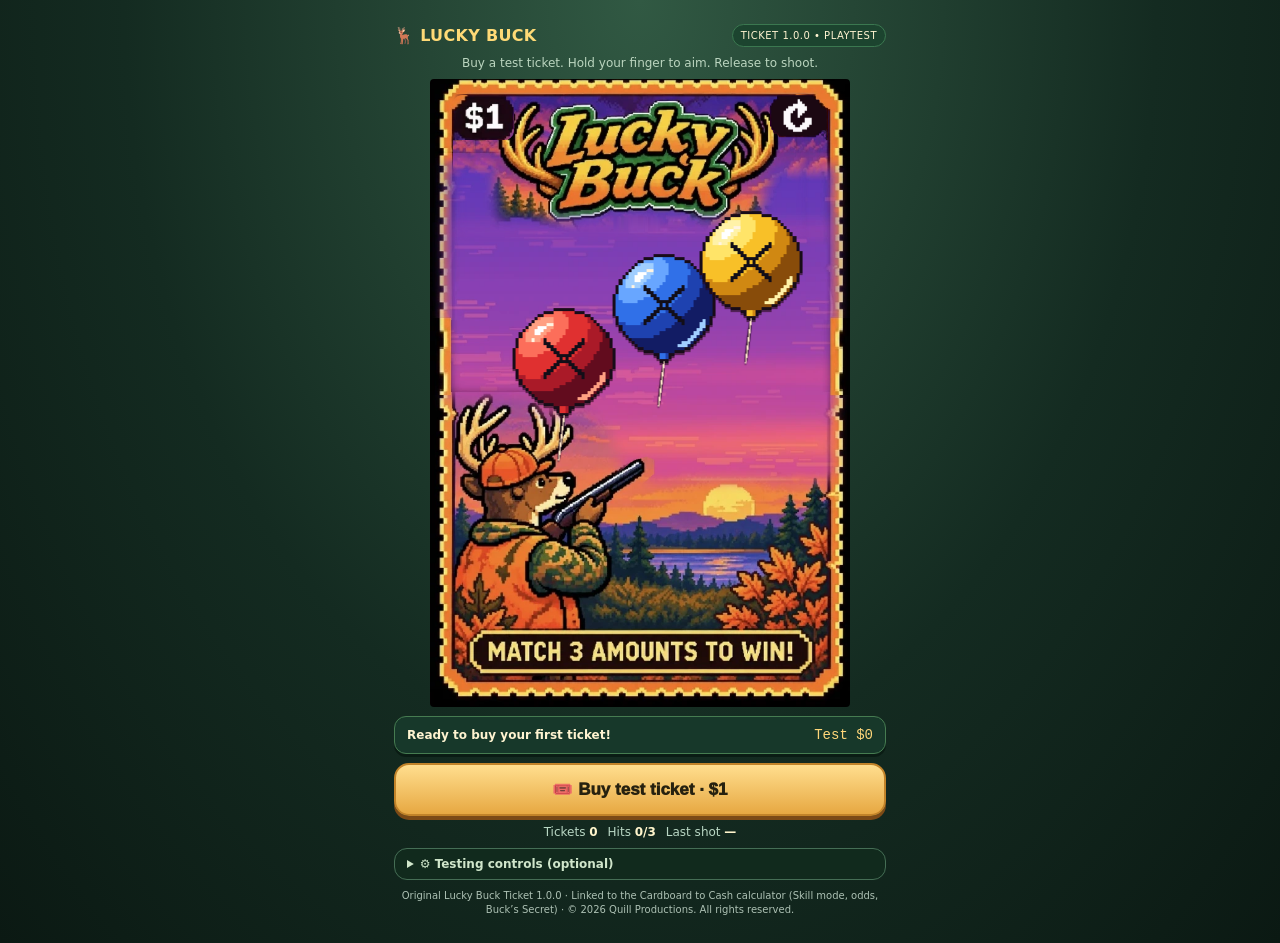
<file: playtest.html>
<!doctype html>
<html lang="en">
<head>
<meta charset="utf-8">
<meta name="viewport" content="width=device-width, initial-scale=1, maximum-scale=1, viewport-fit=cover">
<meta name="theme-color" content="#12271f">
<title>Lucky Buck Ticket 1.0.0 • Playtest</title>
<link rel="preconnect" href="https://fonts.googleapis.com"><link rel="preconnect" href="https://fonts.gstatic.com" crossorigin>
<link href="https://fonts.googleapis.com/css2?family=Annie+Use+Your+Telescope&family=Lilita+One&family=Press+Start+2P&family=Roboto+Condensed:wght@700&family=Rye&display=swap" rel="stylesheet">
<style>
:root{color-scheme:dark;--gold:#ffda76;--leaf:#173d2e;--border:#7c5e23;--text:#fff4d1}*{box-sizing:border-box}html{min-height:100%;background:#12231b}body{margin:0;color:var(--text);font-family:system-ui,-apple-system,"Segoe UI",sans-serif;background:radial-gradient(ellipse at top,#315943 0,#142b21 57%,#0b1913 100%);min-height:100dvh}.page{width:min(100%,510px);margin:0 auto;padding:10px 9px calc(26px + env(safe-area-inset-bottom));display:flex;flex-direction:column;gap:9px}.topbar{display:flex;align-items:center;justify-content:space-between;gap:10px}.topbar h1{font-size:16px;font-weight:900;margin:0;color:var(--gold);letter-spacing:.3px}.chip{font-size:10px;letter-spacing:.5px;background:#1c442f;border:1px solid #3b7850;border-radius:99px;padding:5px 8px;white-space:nowrap}.lead{font-size:12px;color:#bbd5bf;margin:0;text-align:center}.gameShell{width:min(100%,min(440px,calc(76dvh * 0.75)));margin:auto;position:relative}.ticket{aspect-ratio:680 / 1017;width:min(100%,var(--ticket-w,100%));margin-left:auto;margin-right:auto;perspective:1200px;touch-action:pan-y;user-select:none;-webkit-user-select:none}.ticketInner{position:relative;width:100%;height:100%;transform-style:preserve-3d;transition:transform 680ms cubic-bezier(.2,.7,.2,1)}.ticket.flipped .ticketInner{transform:rotateY(180deg)}.face{position:absolute;inset:0;border-radius:4px;overflow:hidden;backface-visibility:hidden;-webkit-backface-visibility:hidden}.front{background:#3b1e54;cursor:crosshair}.base{display:block;width:100%;height:100%;object-fit:fill;image-rendering:auto;pointer-events:none}.balloon{position:absolute;transform:translate(-50%,-50%);width:19.8%;height:auto;z-index:3;pointer-events:none;will-change:left,top}.balloon img{width:100%;height:auto;display:block;filter:drop-shadow(0 2px 0 #290b1d99)}.balloon:after{content:"";position:absolute;left:calc(50% - 1.5px);top:90%;height:33%;width:3px;background:linear-gradient(90deg,#251020 0 28%,#ffe8ca 30% 78%,#241225 81%);border-radius:40%;transform-origin:top;transform:rotate(7deg);animation:stringwave 2.7s ease-in-out infinite alternate;box-shadow:0 1px 1px #1c0521}.balloon:nth-child(3):after{animation-delay:-.8s}.balloon:nth-child(4):after{animation-delay:-1.4s}@keyframes stringwave{from{transform:rotate(-9deg)}to{transform:rotate(9deg)}}.balloon .glyph{display:none!important;position:absolute;left:50%;top:43%;transform:translate(-50%,-50%);font-family:monospace;font-weight:1000;font-size:clamp(18px,7vw,31px);color:#fffdf5;text-shadow:2px 2px #160b22,-2px 2px #160b22,2px -2px #160b22,-2px -2px #160b22,0 3px #160b22;line-height:1}.balloon.popped{animation:popburst 290ms steps(5,end)}.balloon.popped:after{display:none}@keyframes popburst{0%{opacity:1;scale:1}40%{opacity:.85;scale:1.22}100%{opacity:0;scale:1.65}}.revealed{position:absolute;z-index:3;width:17%;aspect-ratio:1.35/1;display:grid;place-items:center;transform:translate(-50%,-50%);border:3px solid #ffd45f;background:#181f27e8;color:#fff5d6;border-radius:12px;font-family:monospace;font-weight:1000;font-size:clamp(20px,7.3vw,35px);text-shadow:2px 2px #171006;box-shadow:0 4px 0 #4a220b,0 0 18px #ffcb4890;pointer-events:none;animation:revealscale .25s cubic-bezier(.1,1.6,.3,1)}.revealed.bonus{color:#84ffac;border-color:#64ff9e}@keyframes revealscale{from{scale:.3;opacity:0}to{scale:1;opacity:1}}.crosshair{position:absolute;z-index:10;left:50%;top:42%;width:39px;height:39px;transform:translate(-50%,-50%);display:none;pointer-events:none;filter:drop-shadow(0 1px 1px #09090b);will-change:transform,left,top}.crosshair.show{display:block}.crosshair:before{content:"";position:absolute;inset:8px;border:3px solid #fafdfc;border-radius:50%;box-shadow:0 0 0 2px #0d201d,inset 0 0 0 1px #173a1e}.crosshair:after{content:"";position:absolute;inset:0;background:linear-gradient(90deg,transparent 0 47%,#ff5a61 47% 53%,transparent 53%),linear-gradient(transparent 0 47%,#ff5a61 47% 53%,transparent 53%);clip-path:polygon(44% 0,56% 0,56% 32%,68% 32%,68% 44%,100% 44%,100% 56%,68% 56%,68% 68%,56% 68%,56% 100%,44% 100%,44% 68%,32% 68%,32% 56%,0 56%,0 44%,32% 44%,32% 32%,44% 32%)}.shotFlash{position:absolute;inset:0;background:#fff9ca;opacity:0;z-index:9;pointer-events:none}.shotFlash.fire{animation:flash 160ms ease-out}@keyframes flash{0%{opacity:.65}100%{opacity:0}}.impact{position:absolute;z-index:12;pointer-events:none;color:#fff;text-shadow:0 2px 2px #161411;font-weight:1000;font-size:clamp(13px,4vw,22px);transform:translate(-50%,-50%);animation:floatmsg 850ms ease-out forwards;white-space:nowrap}.impact.good{color:#aaffab}.ricochet{position:absolute;inset:0;width:100%;height:100%;z-index:13;pointer-events:none;image-rendering:pixelated}.logoShift{position:absolute;left:0;top:0;width:100%;height:27.532%;pointer-events:none}.back .rules.skillrules ol{margin-top:1.4cqw;gap:1.1cqw}.back .rules.skillrules li p{font-size:3.45cqw;line-height:1.12;margin-top:.35cqw}.back .rules.skillrules h3{font-size:4.6cqw}.back .rules.skillrules .price span{font-size:5.4cqw}.back .rules li p.say{font-style:italic;color:#4a1d6e;margin-top:.3cqw}.revealed.winspin{z-index:6;animation:lbWinZoom .75s cubic-bezier(.2,.8,.3,1) both}@keyframes lbWinZoom{0%{scale:.8;opacity:1}55%{scale:1.9}100%{scale:1.35;opacity:1}}.revealed .dg{display:inline-block}.revealed.winspin .dg{animation:lbWinTop .75s cubic-bezier(.2,.8,.3,1) both}@keyframes lbWinTop{0%{rotate:0deg}60%{rotate:1080deg}100%{rotate:1080deg}}.skillRule{display:none;position:absolute;left:9.6%;top:86.9%;width:82.8%;height:8.5%;z-index:2;pointer-events:none;flex-direction:column;align-items:center;justify-content:center;gap:.5cqw;box-sizing:border-box;white-space:nowrap;line-height:1;background:linear-gradient(#0000 47%,#3a200c 47% 53%,#0000 53%),repeating-linear-gradient(90deg,#0000 0 9cqw,#5e3618 9cqw 9.6cqw,#0000 9.6cqw 21cqw),repeating-linear-gradient(0deg,#7a4a22 0 1cqw,#6b3f1c 1cqw 1.6cqw,#86552b 1.6cqw 2.8cqw,#714420 2.8cqw 3.4cqw);border:.8cqw solid #2e1808;border-radius:.8cqw;box-shadow:inset 0 0 0 .45cqw #a8743f,0 .6cqw 0 #1a0c04;font-family:'Lilita One','Arial Black',sans-serif;color:#1c0a1a;letter-spacing:.03em;text-shadow:-.35cqw 0 #ffe9b8,.35cqw 0 #ffe9b8,0 -.35cqw #ffe9b8,0 .35cqw #ffe9b8,-.25cqw -.25cqw #ffe9b8,.25cqw .25cqw #ffe9b8,.25cqw -.25cqw #ffe9b8,-.25cqw .25cqw #ffe9b8,.5cqw .55cqw 0 #1c0a1a}.skillRule{padding:0 10cqw}.skillRule .log{position:absolute;top:50%;width:13cqw;height:13cqw;margin-top:-6.5cqw;background:var(--logimg) center/100% 100% no-repeat;image-rendering:pixelated;filter:drop-shadow(0 .5cqw 0 #1a0c04)}.skillRule .log.l{left:-5cqw}.skillRule .log.r{right:-5cqw}.skillRule .s{font-size:2.9cqw;letter-spacing:.12em}.skillRule .l{font-size:5.6cqw}#front.skillrule .skillRule{display:flex}.ticket.popshake{animation:popshake .16s steps(4)}@keyframes popshake{0%{translate:3px -2px}25%{translate:-3px 2px}50%{translate:2px 1px}75%{translate:-1px -1px}100%{translate:0 0}}.ringpop{position:absolute;z-index:11;pointer-events:none;transform:translate(-50%,-50%);image-rendering:pixelated}.goldpop{position:absolute;z-index:12;pointer-events:none;white-space:nowrap;transform:translate(-50%,-50%);font-family:'Press Start 2P',monospace;font-size:clamp(16px,5.4vw,26px);color:#ffcf3a;text-shadow:-2px 0 #1a0c16,2px 0 #1a0c16,0 -2px #1a0c16,0 2px #1a0c16,3px 3px #1a0c16;opacity:0;animation:goldrise 1.1s cubic-bezier(.2,.9,.3,1) forwards}@keyframes goldrise{0%{opacity:0;translate:0 14px;scale:.4}18%{opacity:1;translate:0 0;scale:1.25}30%{scale:1}80%{opacity:1;translate:0 -26px}100%{opacity:0;translate:0 -40px}}.impact.bad{color:#ffc09a}@keyframes floatmsg{0%{opacity:0;translate:0 6px}20%{opacity:1}85%{opacity:1}100%{opacity:0;translate:0 -30px}}.flipHotspot{position:absolute;right:4.6%;top:2.4%;width:16%;height:8%;z-index:20;border:4px solid #ffc34d;background:#28102a;color:#fff6d1;text-shadow:2px 2px #080609;font-size:clamp(18px,5vw,30px);font-weight:900;border-radius:7px;box-shadow:inset 0 0 0 2px #a45723,0 2px 0 #080808;cursor:pointer;touch-action:manipulation}.flipHotspot:focus-visible{outline:3px solid #fff}.back{transform:rotateY(180deg);border:9px solid #e9a132;background:repeating-linear-gradient(0deg,#392052 0 8px,#402456 8px 16px);box-shadow:inset 0 0 0 5px #fae08a;padding:14% 7% 7%;text-align:center;display:flex;flex-direction:column;align-items:center;gap:10px}.back h2{font-size:clamp(25px,9vw,45px);color:#ffd36b;line-height:1;margin:0;text-shadow:3px 3px #102d1c}.back p{font-size:clamp(12px,3vw,17px);line-height:1.45;margin:5px 0}.back .instructions{background:#21172dce;border:2px solid #a67f45;border-radius:11px;padding:12px;text-align:left}.back .instructions p{margin:6px 0}.back .miniPrize{font-family:monospace;font-weight:1000;font-size:clamp(18px,5vw,27px);color:#a7ffc1}.back button{margin-top:auto;background:#eab24c;color:#2c210c;border:3px solid #52360e;border-radius:11px;padding:9px 14px;font-weight:900;font-size:15px}.status{display:grid;grid-template-columns:1fr auto;gap:10px;align-items:center;background:#17382a;border:1px solid #467c51;border-radius:12px;padding:10px 12px;box-shadow:0 3px 0 #0a1c14}.status #message{font-size:12px;font-weight:800;line-height:1.35}.status #wallet{font-family:monospace;font-size:14px;color:#ffd779;white-space:nowrap}.buy{display:flex;width:100%;justify-content:center;align-items:center;gap:8px;padding:14px 16px;border:2px solid #c28329;border-radius:15px;background:linear-gradient(#ffde8e,#e7a842);box-shadow:0 4px 0 #7c4a16;color:#26210f;font-size:17px;font-weight:950;touch-action:manipulation;cursor:pointer}.buy:active{transform:translateY(2px);box-shadow:0 2px 0 #7c4a16}.stats{display:flex;justify-content:center;gap:10px;flex-wrap:wrap;font-size:12px;color:#b9d7c4}.stats b{color:#fff5cc}.tune{border:1px solid #456e55;border-radius:13px;background:#112a1d;padding:8px 12px}.tune summary{font-size:12px;color:#d0e6cb;font-weight:800;cursor:pointer}.tuneBody{padding:9px 0 4px;display:grid;gap:11px}.field{display:grid;gap:3px}.field div{display:flex;align-items:center;justify-content:space-between;gap:8px}.field label{font-size:12px}.field output{color:#f5d08c;font-family:monospace;font-weight:800}.field input[type=range]{width:100%;accent-color:#eeba63}.field select{padding:8px;border:1px solid #477c55;border-radius:8px;color:#f5e8c8;background:#1f3a29;font:inherit;font-size:12px}.small{font-size:10px;color:#adc1b4;line-height:1.4;margin:0}.muted{opacity:.75}@media(max-height:720px){.gameShell{width:min(100%,min(410px,calc(68dvh * .75)))}.page{gap:6px}}@media(min-width:720px){.page{padding-top:24px}.gameShell{width:min(100%,460px)}}

/* Lucky Buck Update 1 — clean two-sided card flip. Actual sides never overlap. */
.ticketInner{transform-style:flat;-webkit-transform-style:flat;transition:none}
.ticket.flipped .ticketInner{transform:none}
.face{backface-visibility:visible;-webkit-backface-visibility:visible}
.ticket .back{transform:none;display:none}
.ticket.flipped .back{display:flex}
.ticket.flipped .front{display:none}
.ticket.flipping .ticketInner{animation:lb-card-turn 660ms cubic-bezier(.42,.03,.2,.99) both}
@keyframes lb-card-turn{0%,100%{transform:scaleX(1);filter:brightness(1)}49%,51%{transform:scaleX(.018);filter:brightness(.72)}}
.back button.flipHotspot{position:absolute;right:4.6%;top:2.4%;width:16%;height:8%;z-index:20;margin:0;padding:0;border:4px solid #ffc34d;background:#28102a;color:#fff6d1;text-shadow:2px 2px #080609;font-size:clamp(18px,5vw,30px);font-weight:900;border-radius:7px;box-shadow:inset 0 0 0 2px #a45723,0 2px 0 #080808;cursor:pointer;touch-action:manipulation}
/* Growth of about 15%, keeping the approved artwork and balloon centers. */
.balloon{width:22.8%}
.balloon img{image-rendering:pixelated}.ticket.inplay{touch-action:none}#front .balloon{width:calc(22.8% * var(--bs,1))}#front .crosshair{width:calc(10.476% * var(--bs,1));height:auto}.embed body{background:transparent;min-height:0}.embed .page{min-height:0}.embed .page{width:100%;padding:0;gap:8px}.embed .gameShell{width:100%}.embed .topbar,.embed .lead,.embed .tune,.embed .page>p.small:last-child{display:none}
.back h2{margin-top:10px}

/* Lucky Buck ticket art restore: original front art untouched; the back reuses the
   SAME image (so the outer frame and logo are identical pixels) under a printed panel. */
.ticket{container-type:inline-size}
.ticket .back{border:0;background:#3b1e54;box-shadow:none;padding:0;transform:none;display:none}
.ticket.flipped .back{display:block}
.back .base,.back .panelArt{position:absolute;inset:0;width:100%;height:100%;object-fit:fill;pointer-events:none}
.flipBadge{position:absolute;left:80%;top:2.557%;width:14.706%;height:7.178%;pointer-events:none;z-index:25;image-rendering:auto}
.ticket .flipHotspot,.ticket .back button.flipHotspot{position:absolute;left:76%;right:auto;top:1.2%;width:22.5%;height:11%;z-index:30;margin:0;padding:0;border:0;border-radius:0;background:transparent;box-shadow:none;clip-path:none;color:transparent;font-size:0;cursor:pointer;touch-action:manipulation;-webkit-tap-highlight-color:transparent}
.ticket .flipHotspot:focus-visible{outline:3px solid #fff3b0;outline-offset:-4px}
.back .rules{position:absolute;left:10.000%;top:25.369%;width:80.000%;height:68.633%;padding:3cqw 4cqw 2.6cqw;display:flex;flex-direction:column;color:#1d1018;text-align:left;z-index:2}
.back .rules .price{display:flex;align-items:center;justify-content:center;gap:2cqw;font-family:'Lilita One','Arial Black',Impact,sans-serif;font-size:5.6cqw;line-height:1.05;color:#4a1d6e;letter-spacing:.015em;text-align:center}
.back .rules .price b{font-weight:400;background:#1c0a1a;color:#fff;font-size:7.4cqw;line-height:1;padding:.7cqw 2.2cqw .9cqw;border-radius:2cqw}
.back .rules ol{list-style:none;margin:3cqw 0 0;padding:0;display:flex;flex-direction:column;gap:2.2cqw}
.back .rules li{display:grid;grid-template-columns:8.6cqw 1fr;column-gap:2.8cqw;align-items:start}
.back .rules .num{box-sizing:border-box;width:8.6cqw;height:8.6cqw;border-radius:50%;background:#ec9a33;border:.7cqw solid #1c0a1a;color:#1c0a1a;font-family:'Lilita One','Arial Black',sans-serif;font-size:5.4cqw;line-height:1;display:grid;place-items:center}
.back .rules h3{margin:.3cqw 0 0;font-family:'Lilita One','Arial Black',Impact,sans-serif;font-weight:400;font-size:5.3cqw;line-height:1;letter-spacing:.03em;color:#1c0a1a}
.back .rules li p{margin:.8cqw 0 0;font-family:'Roboto Condensed','Arial Narrow','Helvetica Neue',Arial,sans-serif;font-weight:700;font-size:4.6cqw;line-height:1.16;color:#1d1018}
.back .rules .secret{margin-top:auto;padding-top:2cqw;padding:0 1cqw .4cqw;color:#c4232b;font-family:'Annie Use Your Telescope','Bradley Hand','Segoe Print','Comic Sans MS',cursive;transform:rotate(-2deg);transform-origin:left center}
.back .rules .secret .t{font-size:6.6cqw;line-height:1;text-decoration:underline;text-decoration-thickness:.3cqw;text-underline-offset:1cqw}
.back .rules .secret p{margin:1.2cqw 0 0;font-family:inherit;font-size:5.7cqw;line-height:1.08;color:inherit;-webkit-text-stroke:.08cqw #c4232b}
/* Pixel-art crosshair (owner pick: Hunter red). 17 cells on the same grid as the balloons
   (22.8% / 37 cells = 0.6162% of ticket width per cell), so its single centre cell is the
   same size as a balloon's centre cell and sits exactly on the aim point. */
.crosshair{width:10.476%;height:auto;aspect-ratio:1/1;background:url("[data-uri]") center/100% 100% no-repeat;image-rendering:pixelated;filter:drop-shadow(0 1px 0 #0a050c99)}
.crosshair:before,.crosshair:after{content:none;display:none}
/* Prize numbers (owner pick: Press Start + star burst). Colored by prize: $25 gold, $5 green,
   $1 blue, $0 red, with a pixel-stepped dark outline. Sizes follow the ticket width (cqw). */
.revealed{--o:.62cqw;--prize:#fff4d6;width:auto;aspect-ratio:auto;padding:0;border:0;border-radius:0;background:none;box-shadow:none;display:block;
 font-family:'Press Start 2P','Courier New',monospace;font-weight:400;font-size:5.6cqw;line-height:1;white-space:nowrap;color:var(--prize);
 text-shadow:var(--o) 0 #1a0c16,calc(var(--o)*-1) 0 #1a0c16,0 var(--o) #1a0c16,0 calc(var(--o)*-1) #1a0c16,var(--o) var(--o) #1a0c16,calc(var(--o)*-1) var(--o) #1a0c16,var(--o) calc(var(--o)*-1) #1a0c16,calc(var(--o)*-1) calc(var(--o)*-1) #1a0c16,0 calc(var(--o)*2) #1a0c16,var(--o) calc(var(--o)*2) #1a0c16,calc(var(--o)*-1) calc(var(--o)*2) #1a0c16;
 animation:lb-num-in 480ms ease-out 60ms both}
.revealed.p25{--prize:#ffcf3a}.revealed.p5{--prize:#56e36e}.revealed.p1{--prize:#4fa6ff}.revealed.p0{--prize:#ff4b4b}
@keyframes lb-num-in{0%{translate:0 30%;scale:.6;opacity:0}60%{translate:0 -18%;scale:1.12;opacity:1}100%{translate:0 0;scale:1;opacity:1}}
.lbStar{position:absolute;z-index:4;width:3.4cqw;height:3.4cqw;pointer-events:none;image-rendering:pixelated}
@media (prefers-reduced-motion:reduce){.revealed{animation:none}.lbStar{display:none}}
</style>
<script>(function(){try{var w=Math.round(Math.min((screen.width||390)*0.82,420));document.documentElement.style.setProperty('--ticket-w',w+'px');}catch(e){}})();</script>
<style>.gameShell{width:min(100%,var(--ticket-w,100%))!important}</style>
</head>
<body>
<main class="page">
<header class="topbar"><h1>🦌 LUCKY BUCK</h1><span class="chip">TICKET 1.0.0 • PLAYTEST</span></header>
<p class="lead">Buy a test ticket. Hold your finger to aim. Release to shoot.</p>
<div class="gameShell">
 <div id="ticket" class="ticket" aria-label="Playable Lucky Buck scratch-off ticket">
  <div class="ticketInner">
   <div id="front" class="face front">
    <img class="base" alt="Original Lucky Buck artwork preserved: deer hunter, antler logo, sunset lake and match-three footer" draggable="false" src="[data-uri]">
    <div id="balloon0" class="balloon"><img alt="" draggable="false" src="[data-uri]"><span class="glyph">?</span></div>
    <div id="balloon1" class="balloon"><img alt="" draggable="false" src="[data-uri]"><span class="glyph">?</span></div>
    <div id="balloon2" class="balloon"><img alt="" draggable="false" src="[data-uri]"><span class="glyph">?</span></div>
    <div class="skillRule" role="img" aria-label="Skill mode rule: the buck stops at your worst shot"><span class="log l"></span><span class="s">THE BUCK STOPS AT</span><span class="l">YOUR WORST SHOT!</span><span class="log r"></span></div>
    <div id="crosshair" class="crosshair" aria-hidden="true"></div>
    <div id="shotFlash" class="shotFlash"></div>
    <img class="flipBadge" alt="" draggable="false" src="[data-uri]">
    <button id="flip" class="flipHotspot" type="button" aria-label="Flip ticket to read instructions"></button>
   </div>
   <div class="face back" aria-label="Ticket rules on the reverse">
    <img class="base" id="backBase" alt="" draggable="false">
    <img class="panelArt" alt="" draggable="false" src="[data-uri]">
    <img class="flipBadge" alt="" draggable="false" src="[data-uri]">
    <div class="rules">
     <div class="price"><b>$1</b><span>MATCH 3 AMOUNTS<br>TO WIN!</span></div>
     <ol>
      <li><span class="num">1</span><div><h3>SHOOT</h3><p>Hold to aim at the moving balloons. Release to fire.</p></div></li>
      <li><span class="num">2</span><div><h3>REVEAL</h3><p>Pop all three balloons to show the amounts.</p></div></li>
      <li><span class="num">3</span><div><h3>WIN</h3><p>Match all three amounts to win that prize.</p></div></li>
     </ol>
     <div class="secret" aria-label="Buck’s Secret, handwritten on the ticket"><div class="t">Buck’s Secret</div><p>Word around the woods is hittin’ a perfect bullseye can earn ya an extra buck or two...</p></div>
    </div>
    <button id="flipBack" class="flipHotspot" type="button" aria-label="Flip ticket to game side"></button>
   </div>
  </div>
 </div>
</div>
<section class="status"><span id="message" role="status" aria-live="polite">Ready to buy your first ticket!</span><span id="wallet">Test $0</span></section>
<button id="buy" class="buy" type="button">🎟️ Buy test ticket · $1</button>
<div class="stats"><span>Tickets <b id="count">0</b></span><span>Hits <b id="hits">0/3</b></span><span id="shellBox" style="display:none">Shells <b id="shells">—</b></span><span>Last shot <b id="accuracy">—</b></span></div>
<details class="tune" id="tune"><summary>⚙️ Testing controls (optional)</summary><div class="tuneBody">
<div class="field"><div><label for="speed">Balloon movement speed</label><output id="speedOut">1.0×</output></div><input id="speed" type="range" min="0.3" max="2.2" step="0.1" value="1.6"></div>
<div class="field"><div><label for="movement">Balloon movement distance</label><output id="movementOut">100%</output></div><input id="movement" type="range" min="30" max="120" step="5" value="100"></div>
<div class="field"><div><label for="wobble">Crosshair clover size</label><output id="wobbleOut">20px</output></div><input id="wobble" type="range" min="0" max="40" step="1" value="20"></div> <div class="field"><div><label for="aimspeed">Crosshair speed</label><output id="aimspeedOut">1.0×</output></div><input id="aimspeed" type="range" min="0.4" max="2.5" step="0.1" value="1"></div>
<div class="field"><div><label for="lift">Crosshair height above finger</label><output id="liftOut">130px</output></div><input id="lift" type="range" min="0" max="220" step="10" value="130"></div>
<div class="field"><div><label for="bsize">Balloon size</label><output id="bsizeOut">100%</output></div><input id="bsize" type="range" min="70" max="130" step="5" value="100"></div>
<div class="field"><label for="force">Test next ticket outcome</label><select id="force"><option value="normal">Natural odds (default)</option><option value="lose">Force losing ticket</option><option value="1">Force $1 winner</option><option value="5">Force $5 winner</option><option value="25">Force $25 winner</option></select></div>
<label class="field" style="display:flex;align-items:center;gap:7px"><input type="checkbox" id="sound" checked> <span style="font-size:12px">Play sound effects</span></label>
<p class="small" id="modeNote"></p><p class="small"><a href="index.html" style="color:inherit;font-weight:800">⚙️ Open the calculator</a> to switch Skill mode, paint the balloon zones, set Buck’s Secret, or change the odds. Rescue Bonus, Hot Streak, Double Down and special items are not applied on this ticket yet. All money is imaginary.</p>
</div></details>
<p class="small" style="text-align:center">Original Lucky Buck Ticket 1.0.0 · Linked to the Cardboard to Cash calculator (Skill mode, odds, Buck’s Secret) · © 2026 Quill Productions. All rights reserved.</p>
</main>
<script>
(()=>{'use strict';
const $=id=>document.getElementById(id);
let shotsFired=0;const card=$('ticket'),front=$('front'),flip=$('flip'),btn=$('buy'),message=$('message'),cross=$('crosshair'),flash=$('shotFlash');
const positions=[{x:.269,y:.373,dx:.043,dy:.073,period:7.3,phase:.3},{x:.528,y:.364,dx:.038,dy:.077,period:8.5,phase:1.7},{x:.778,y:.375,dx:.038,dy:.070,period:7.9,phase:3.1}];
const balloons=positions.map((p,i)=>({node:$('balloon'+i),popped:false,x:p.x,y:p.y,amount:null,accuracy:null}));
let purchased=false,completed=false,count=0,total=0,hold=false,flipState=false,shotStart=0;
let pointer=null,aim={x:.50,y:.40},reticle={x:.5,y:.4},lastFrame=performance.now(),elapsed=0,holdId=null;
let lastSound=null;
const clamp=(v,lo,hi)=>Math.min(hi,Math.max(lo,v));
const nfmt=n=>Number(n).toLocaleString('en-US');
/* Lucky Buck shared skill settings (used by calculator AND ticket). One grid applies to all three balloons. */
const LB_SKILL_KEY='lucky-buck-skill-v1',LB_CALC_KEY='quill-lucky-buck-v2';
const LB_GW=37,LB_GH=45,LB_CX=18,LB_CY=22;
const LB_MASK='.............................................................................................................................................................................................................................................#######...........................###ooooooo###......................##ooooooooooooo##...................#ooooooooooooooooo#.................#ooooooooooooooooooo#...............#ooooooooooooooooooooo#.............#ooooooooooooooooooooooo#...........#ooooooooooooooooooooooooo#.........#ooooooooooooooooooooooooooo#........#ooooooooooooooooooooooooooo#.......#oooooooo#ooooooooooo#oooooooo#......#oooooooo##ooooooooo##oooooooo#......#ooooooooo##ooooooo##ooooooooo#.....#ooooooooooo##ooooo##ooooooooooo#....#oooooooooooo##ooo##oooooooooooo#....#ooooooooooooo#####ooooooooooooo#....#oooooooooooooo#o#oooooooooooooo#....#ooooooooooooo#####ooooooooooooo#....#oooooooooooo##ooo##oooooooooooo#....#ooooooooooo##ooooo##ooooooooooo#.....#ooooooooo##ooooooo##ooooooooo#......#oooooooo##ooooooooo##oooooooo#......#oooooooo#ooooooooooo#oooooooo#.......#ooooooooooooooooooooooooooo#........#ooooooooooooooooooooooooooo#.........#ooooooooooooooooooooooooo#...........#ooooooooooooooooooooooo#.............#ooooooooooooooooooooo#...............#ooooooooooooooooooo#.................#ooooooooooooooooo#...................##ooooooooooooo##......................###ooooooo###...........................##ooo##...............................#ooo#.................................###.....................................................................................................................................................................';
const LB_ZONES=['G','N','Y','R'];
const LB_ZONE_INFO={G:{name:'Gold',col:'#f5b81c'},N:{name:'Green',col:'#35c759'},Y:{name:'Yellow',col:'#fff06a'},R:{name:'Red',col:'#ef3b3b'}};
function lbRingGrid(g,n,y){let s='';for(let j=0;j<LB_GH;j++)for(let i=0;i<LB_GW;i++){if(LB_MASK[j*LB_GW+i]==='.'){s+='.';continue}const d=Math.hypot(i-LB_CX,j-LB_CY);s+=d<=g?'G':d<=n?'N':d<=y?'Y':'R'}return s}
/* Gold = Buck's Secret spot. Default: the single dead-centre pixel. */
/* Play settings shared by the calculator sliders and the ticket. */
const LB_PLAY_DEFAULTS={speed:1.9,movement:120,wobble:26,aimSpeed:1.1,lift:140,size:120,sound:true};
const LB_PLAY_RANGES={speed:[0.3,2.2],movement:[30,120],wobble:[0,40],aimSpeed:[0.4,2.5],lift:[0,220],size:[70,130]};
function lbCleanPlay(p){p=p||{};const o={};for(const k in LB_PLAY_RANGES){const x=Number(p[k]),[lo,hi]=LB_PLAY_RANGES[k];o[k]=Number.isFinite(x)?Math.min(hi,Math.max(lo,x)):LB_PLAY_DEFAULTS[k];}o.sound=p.sound!==false;return o}
/* Owner's grid (2026-11-23): gold plus at the centre, green X and plus, yellow, red rim. Crosshair speed 1.1. */
const LB_DEFAULT_GRID='.............................................................................................................................................................................................................................................RRRRRRR...........................RRRRRRRRRRRRR......................RRRRRRRRRRRRRRRRR...................RRRRRRRRRRRRRRRRRRR.................RRRRRYYYYYYYYYYYRRRRR...............RRRRRYYYYYYYYYYYYYRRRRR.............RRRRYYYYYYYYYYYYYYYYYRRRR...........RRRRYYYYYYYYYYYYYYYYYYYRRRR.........RRRRYYYYYYYYYYYYYYYYYYYYYRRRR........RRRRYYYYYYYYYYYYYYYYYYYYYRRRR.......RRRRYYYYYYYYYYYYYYYYYYYYYYYRRRR......RRRYYYYYYYYYYYYYYYYYYYYYYYYYRRR......RRRYYYYYYYYNNYYNYYNNYYYYYYYYRRR.....RRRRYYYYYYYYNNNNNNNNNYYYYYYYYRRRR....RRRRYYYYYYYYYNNNGNNNYYYYYYYYYRRRR....RRRRYYYYYYYYYNNGGGNNYYYYYYYYYRRRR....RRRRYYYYYYYYNNGGGGGNNYYYYYYYYRRRR....RRRRYYYYYYYYYNNGGGNNYYYYYYYYYRRRR....RRRRYYYYYYYYYNNNGNNNYYYYYYYYYRRRR....RRRRYYYYYYYYNNNNNNNNNYYYYYYYYRRRR.....RRRYYYYYYYYNNYYNYYNNYYYYYYYYRRR......RRRYYYYYYYYYYYYYYYYYYYYYYYYYRRR......RRRRYYYYYYYYYYYYYYYYYYYYYYYRRRR.......RRRRYYYYYYYYYYYYYYYYYYYYYRRRR........RRRRYYYYYYYYYYYYYYYYYYYYYRRRR.........RRRRYYYYYYYYYYYYYYYYYYYRRRR...........RRRRYYYYYYYYYYYYYYYYYRRRR.............RRRRRYYYYYYYYYYYYYRRRRR...............RRRRRYYYYYYYYYYYRRRRR.................RRRRRRRRRRRRRRRRRRR...................RRRRRRRRRRRRRRRRR......................RRRRRRRRRRRRR...........................RRRRRRR...............................RRRRR.................................RRR.....................................................................................................................................................................';
function lbSkillDefaults(){return {version:2,skillOn:false,rings:{gold:0,green:4,yellow:13},grid:LB_DEFAULT_GRID,values:{G:25,N:5,Y:1,R:0},shells:5,play:{...LB_PLAY_DEFAULTS},secret:{on:true,amount:1,max:2}}}
function lbLoadSkill(){const d=lbSkillDefaults();try{const v=JSON.parse(localStorage.getItem(LB_SKILL_KEY)||'null');if(!v||typeof v!=='object'||v.version!==2)return d;
 let grid=d.grid;if(typeof v.grid==='string'&&v.grid.length===LB_GW*LB_GH){grid='';for(let k=0;k<v.grid.length;k++){const m=LB_MASK[k]==='.',c=v.grid[k];grid+=m?'.':(LB_ZONES.includes(c)?c:'R')}}
 const num=(x,f,lo,hi)=>{x=Number(x);return Number.isFinite(x)?Math.min(hi,Math.max(lo,x)):f};
 const values={};for(const z of LB_ZONES)values[z]=num(v.values?.[z],d.values[z],0,100000);
 const s=v.secret||{};
 return {version:2,skillOn:v.skillOn===true,rings:{gold:num(v.rings?.gold,0,0,20),green:num(v.rings?.green,4,0,25),yellow:num(v.rings?.yellow,13,0,25)},grid,values,play:lbCleanPlay(v.play),shells:Math.round(num(v.shells,5,1,20)),
  secret:{on:s.on!==false,amount:num(s.amount,1,0,1000),max:num(s.max,2,0,10000)}};
 }catch(e){return d}}
function lbSaveSkill(v){try{localStorage.setItem(LB_SKILL_KEY,JSON.stringify(v));return true}catch(e){return false}}
function lbIsGold(S,c){return c.cx>=0&&c.cx<LB_GW&&c.cy>=0&&c.cy<LB_GH&&S.grid[c.cy*LB_GW+c.cx]==='G'}

/* Calculator odds for Skill OFF: the lucky-buck ticket's prize rows plus its Luck level (Hot Streak, Double Down, Rescue Bonus and special items are not applied on this ticket yet). */
function calcOdds(){const fb={p:[75,17,6.5,1.5],src:'built-in odds (no calculator save found)'};
 try{const st=JSON.parse(localStorage.getItem(LB_CALC_KEY)||'null');const t=st&&Array.isArray(st.tickets)&&st.tickets.find(x=>x.id==='lucky-buck');if(!t)return fb;
  const rows=t.rows.filter(r=>r.kind!=='jackpot');const L=rows.find(r=>r.kind==='lose'),c=a=>rows.find(r=>r.kind==='cash'&&Number(r.amount)===a);
  if(rows.length!==4||!L||!c(1)||!c(5)||!c(25))return {...fb,src:'built-in odds (calculator ticket has a different prize set)'};
  let p=[L.chance,c(1).chance,c(5).chance,c(25).chance].map(Number);const lv=Number(t.luck)||0;
  if(lv>0&&t.luckMode==='luckyBuck'){const cu=t.rates?.luck?.mode==='edit'?t.rates.luck.levels?.[lv]:null;p=cu&&cu.length===4?cu.map(Number):[p[0]-(11/3)*lv,p[1]+lv,p[2]+2*lv,p[3]+(2/3)*lv];}
  const sum=p.reduce((x,y)=>x+y,0);if(!p.every(v=>Number.isFinite(v)&&v>=0)||Math.abs(sum-100)>1e-6)return {...fb,src:'built-in odds (calculator odds invalid)'};
  return {p,src:'calculator'+(lv>0?' + Luck '+lv:'')};}catch(e){return fb}}
let S=lbLoadSkill(),bonus=0,shells=0;
const bsz=()=>S.play.size/100;
/* Play settings: shared with the calculator's sliders (same saved settings). */
const PLAY_IDS=[['speed','speed'],['movement','movement'],['wobble','wobble'],['aimspeed','aimSpeed'],['lift','lift'],['bsize','size']];
function outText(id){const i=$(id),o=$(id+'Out');if(o)o.textContent=(id==='speed'||id==='aimspeed'?Number(i.value).toFixed(1)+'×':id==='movement'||id==='bsize'?i.value+'%':i.value+'px');}
function applyPlay(){for(const [id,k] of PLAY_IDS){$(id).value=S.play[k];outText(id);}$('sound').checked=S.play.sound;front.style.setProperty('--bs',bsz());}
function savePlay(k,v){const cur=lbLoadSkill();cur.play[k]=v;lbSaveSkill(cur);S.play=cur.play;front.style.setProperty('--bs',bsz());}
if(new URLSearchParams(location.search).get('embed')==='1')document.documentElement.classList.add('embed');
function showShells(){const box=$('shellBox');if(!box)return;box.style.display=S.skillOn?'':'none';$('shells').textContent=shells+'/'+S.shells;}
function cellFor(b,spot,r){const cs=r.width*0.228*bsz()/LB_GW;return{cx:Math.floor(LB_CX+.5+(spot.x-b.x)*r.width/cs),cy:Math.floor(LB_CY+.5+(spot.y-b.y)*r.height/cs)}}
function inMask(c){return c.cx>=0&&c.cx<LB_GW&&c.cy>=0&&c.cy<LB_GH&&LB_MASK[c.cy*LB_GW+c.cx]!=='.'}
(function(){const N=20,c=document.createElement('canvas');c.width=c.height=N;const x=c.getContext('2d'),C=(N-1)/2,rough=[0,.4,0,.7,.2,0,.5,0,.3,.8,0,.4,0,.6,.1,0];for(let py=0;py<N;py++)for(let px=0;px<N;px++){const dx=px-C,dy=py-C,d=Math.hypot(dx,dy),a=Math.atan2(dy,dx),edge=9.6-rough[Math.floor((a+Math.PI)/(2*Math.PI)*16)%16];let col=null;if(d<=edge){if(d>edge-1.2)col='#2a170a';else if(d>edge-2.4)col='#5a3a1c';else{col=['#6b3f1c','#e8c48a','#c99a5c','#e8c48a','#b8874c','#e2b97e','#c99a5c'][Math.floor(d/1.35)%7];if(d<1.2)col='#7a4a22';}}if(col){x.fillStyle=col;x.fillRect(px,py,1,1);}}x.fillStyle='#4a2a12';for(let k=1;k<7;k++)x.fillRect(Math.round(C+k*.9),Math.round(C-k*.5),1,1);document.getElementById('front').style.setProperty('--logimg','url('+c.toDataURL()+')');})();
/* Back of the ticket: Skill mode shows the owner's rules; normal mode keeps the original Match 3 rules. */
const RULES_EL=document.querySelector('.back .rules'),RULES_ORIG=RULES_EL?RULES_EL.innerHTML:'';
function showBackRules(){if(!RULES_EL)return;if(!S.skillOn){if(RULES_EL.classList.contains('skillrules')){RULES_EL.innerHTML=RULES_ORIG;RULES_EL.classList.remove('skillrules');}return;}
 const n=S.shells,step=(k,h,p,say)=>'<li><span class="num">'+k+'</span><div><h3>'+h+'</h3><p>'+p+'</p><p class="say">'+say+'</p></div></li>';
 RULES_EL.classList.add('skillrules');
 RULES_EL.innerHTML='<div class="price"><b>$1</b><span>HOW TO PLAY!</span></div><ol>'+
  step(1,'AIM','Hold your finger down to rack your shotgun and take aim. Release to fire.','Steady there, partner!')+
  step(2,'SHOOT','You’ve got '+n+' shell'+(n===1?'':'s')+' to pop all 3 balloons. The closer to the center, the bigger the prize!','Don’t go wastin’ good ammunition!')+
  step(3,'TAKE YOUR WINNINGS','Your weakest shot sets the prize. One zero and it’s all over!','Fortune favors the steady-handed!')+
  '</ol><div class="secret" aria-label="Buck’s Little Secret, handwritten on the ticket"><div class="t">Buck’s Little Secret</div><p>Word around the woods is hittin’ a perfect bullseye can earn ya an extra buck or two…</p></div>';}
/* Centre the logo between the badges: redraw the logo band 31 px left on a layer over the untouched art (edges feathered
   so the sky blends), then put the $1 badge back on top. Art units: 680x1017. */
(function(){const art=document.querySelector('#front img.base');if(!art)return;const go=()=>{const W=680,H=280,DX=31,X0=70,X1=644,Y0=24,Y1=262,F=22;
 const src=document.createElement('canvas');src.width=W;src.height=H;const s=src.getContext('2d');s.drawImage(art,0,0,W,1017);
 const pc=document.createElement('canvas');pc.width=W;pc.height=H;const p=pc.getContext('2d');p.drawImage(src,X0,Y0,X1-X0,Y1-Y0,X0-DX,Y0,X1-X0,Y1-Y0);
 {/* paint out the dark smudge under the plaque: blend each column from the sky above to the sky below */const sx=297,sy=224,sw=76,sh=24,im=p.getImageData(sx,sy,sw,sh),d=im.data;for(let c=0;c<sw;c++){const t=c*4,b=((sh-1)*sw+c)*4;for(let r=1;r<sh-1;r++){const k=(r*sw+c)*4,f=r/(sh-1);for(let ch=0;ch<4;ch++)d[k+ch]=d[t+ch]*(1-f)+d[b+ch]*f;}}p.putImageData(im,sx,sy);} p.globalCompositeOperation='destination-out';const L=X0-DX,R=X1-DX;
 let g=p.createLinearGradient(L,0,L+F,0);g.addColorStop(0,'#000');g.addColorStop(1,'rgba(0,0,0,0)');p.fillStyle=g;p.fillRect(L,Y0,F,Y1-Y0);
 g=p.createLinearGradient(R,0,R-F,0);g.addColorStop(0,'#000');g.addColorStop(1,'rgba(0,0,0,0)');p.fillStyle=g;p.fillRect(R-F,Y0,F,Y1-Y0);
 g=p.createLinearGradient(0,Y1,0,Y1-F);g.addColorStop(0,'#000');g.addColorStop(1,'rgba(0,0,0,0)');p.fillStyle=g;p.fillRect(L,Y1-F,R-L,F);
 {/* cover the tree top + branch under the $1 badge with a copy of the neighbouring sky */const tx0=37,ty0=99,tw=38,th=49,E=8,tmp=document.createElement('canvas');tmp.width=W;tmp.height=H;const tc=tmp.getContext('2d');tc.drawImage(src,0,0);p.globalCompositeOperation='source-over';tc.drawImage(pc,0,0);const pt=document.createElement('canvas');pt.width=tw;pt.height=th;const q=pt.getContext('2d');q.drawImage(tmp,tx0+tw,ty0,tw,th,0,0,tw,th);q.globalCompositeOperation='destination-out';let gg=q.createLinearGradient(tw,0,tw-E,0);gg.addColorStop(0,'#000');gg.addColorStop(1,'rgba(0,0,0,0)');q.fillStyle=gg;q.fillRect(tw-E,0,E,th);gg=q.createLinearGradient(0,th,0,th-E);gg.addColorStop(0,'#000');gg.addColorStop(1,'rgba(0,0,0,0)');q.fillStyle=gg;q.fillRect(0,th-E,tw,E);p.drawImage(pt,tx0,ty0);}
 const cv=document.createElement('canvas');cv.width=W;cv.height=H;cv.className='logoShift';const x=cv.getContext('2d');x.drawImage(pc,0,0);
 const bx=36,by=26,bw=100,bh=73,r=16;x.save();x.beginPath();x.roundRect?x.roundRect(bx,by,bw,bh,r):x.rect(bx,by,bw,bh);x.clip();x.drawImage(src,bx,by,bw,bh,bx,by,bw,bh);x.restore();
 art.after(cv);/* same centred logo on the back (it shows the same artwork) */const bb=document.getElementById('backBase');if(bb){const c2=cv.cloneNode();c2.getContext('2d').drawImage(cv,0,0);bb.after(c2);}};art.complete?go():art.addEventListener('load',go,{once:true});})();
/* Miss: ricochet. Bullet from the bottom middle to the nearest balloon's edge, spark, then off screen. */
function missRicochet(spot){const rem=balloons.filter(o=>!o.popped);const w=front.clientWidth||400,h=front.clientHeight||600;
 const U=240,V=Math.round(U*h/w),cv=document.createElement('canvas');cv.width=U;cv.height=V;cv.className='ricochet';front.append(cv);setTimeout(()=>cv.remove(),1300);
 const x=cv.getContext('2d'),t0=performance.now(),INK='#1a0c16',GOLD='#ffcf3a',WHITE='#fff8e6';
 let b=rem.sort((a,z)=>Math.hypot(a.x-spot.x,(a.y-spot.y)*h/w)-Math.hypot(z.x-spot.x,(z.y-spot.y)*h/w))[0];
 const bx=b?b.x*U:U/2,by=b?b.y*V:V*.35,rad=.1*bsz()*U;let dx=spot.x*U-bx,dy=spot.y*V-by;const dl=Math.hypot(dx,dy)||1;dx/=dl;dy/=dl;if(!b){dx=-1;dy=0;}
 const hx=bx+dx*rad,hy=by+dy*rad,sx=U/2,sy=V+4,HIT=.16;let ox=dx,oy=dy-.9;const ol=Math.hypot(ox,oy)||1;ox/=ol;oy/=ol;
 const bullet=(px,py)=>{x.fillStyle=INK;x.fillRect(Math.round(px)-2,Math.round(py)-2,5,5);x.fillStyle=GOLD;x.fillRect(Math.round(px)-1,Math.round(py)-1,3,3);};
 setTimeout(()=>effect(hx/U,Math.max(.2,hy/V-.07),'MISS!',false),HIT*1000+80);
 (function step(now){const t=(now-t0)/1000;x.clearRect(0,0,U,V);if(t>1.1){return;}
  if(t<HIT){const k=t/HIT,px=sx+(hx-sx)*k,py=sy+(hy-sy)*k;x.fillStyle='rgba(255,248,230,.5)';for(let i=1;i<5;i++)x.fillRect(Math.round(px-(hx-sx)*.06*i),Math.round(py-(hy-sy)*.06*i),2,2);bullet(px,py);}
  else{const u=t-HIT;if(u<.12){x.fillStyle=WHITE;for(let k=0;k<6;k++){const an=k*Math.PI/3+.3,r=3+u*90;x.fillRect(Math.round(hx+Math.cos(an)*r),Math.round(hy+Math.sin(an)*r),2,2);}}
   const px=hx+ox*u*320,py=hy+oy*u*320+u*u*40;if(px>-10&&px<U+10&&py>-10)bullet(px,py);}
  requestAnimationFrame(step);})(t0);}
function showMode(){const o=calcOdds();$('front').classList.toggle('skillrule',!!S.skillOn);showBackRules();$('modeNote').innerHTML=S.skillOn?'<b>🎯 Skill mode ON</b> (set in the calculator): where you hit each balloon decides its number, and your worst shot sets the prize. Gold $'+S.values.G+', green $'+S.values.N+', yellow $'+S.values.Y+', red $'+S.values.R+'. '+S.shells+' shells per ticket; balloons left when you run out count as $0.':'<b>Skill mode OFF</b>: odds from '+o.src+': lose '+o.p[0].toFixed(2).replace(/\.?0+$/,'')+'%, $1 '+o.p[1].toFixed(2).replace(/\.?0+$/,'')+'%, $5 '+o.p[2].toFixed(2).replace(/\.?0+$/,'')+'%, $25 '+o.p[3].toFixed(2).replace(/\.?0+$/,'')+'%.';
 const gold=[...S.grid].filter(c=>c==='G').length;
 $('modeNote').innerHTML+=S.secret.on?' Buck’s Secret = the gold spot ('+gold+' pixel'+(gold===1?'':'s')+')'+(S.skillOn?': it shows the gold prize.':': each gold hit pays +$'+S.secret.amount+', up to +$'+S.secret.max+' per ticket.'):' Buck’s Secret is off.';
 $('force').disabled=S.skillOn;showShells();}
window.addEventListener('storage',e=>{if(e.key===LB_SKILL_KEY||e.key===LB_CALC_KEY){const f=lbLoadSkill();if(!purchased||completed)S=f;else S.play=f.play;showMode();applyPlay();}});

function updateLabel(s){message.textContent=s}
/* Shotgun rack modelled on the owner's Mossberg clip: exactly two sounds; owner chose the quicker 0.32 s gap.
   CLICK (slide back): three quick metal ticks, full-range. CLACK (slide forward): two sharp ticks, brighter.
   shellDrop=true adds a quiet spent-shell clink afterwards (used after the first shot). */
function rackSound(A,t,shellDrop){
 const out=A.__rackBus||(A.__rackBus=(()=>{const c=A.createDynamicsCompressor();c.threshold.value=-8;c.ratio.value=8;const g=A.createGain();g.gain.value=.85;c.connect(g);g.connect(A.destination);return c;})());
 const nf=(at,dur,type,f,q,vol)=>{const len=Math.floor(A.sampleRate*dur),b=A.createBuffer(1,len,A.sampleRate),d=b.getChannelData(0);for(let i=0;i<len;i++)d[i]=Math.random()*2-1;const s=A.createBufferSource();s.buffer=b;const fl=A.createBiquadFilter();fl.type=type;fl.Q.value=q;fl.frequency.value=f;const g=A.createGain();g.gain.setValueAtTime(vol,at);g.gain.exponentialRampToValueAtTime(.0001,at+dur);s.connect(fl);fl.connect(g);g.connect(out);s.start(at);};
 const tick=(at,v0,low,body,bright,air)=>{const v=v0*.55;nf(at,.006,'highpass',1500,.7,v*.9);nf(at,.035,'bandpass',4000,6,v*bright*5);nf(at,.03,'bandpass',2000,5,v*bright*3.5);nf(at,.02,'bandpass',8000,4,v*air*3.2);nf(at,.03,'bandpass',500,3,v*body*4.5);
  if(low){const o=A.createOscillator(),g=A.createGain();o.type='sine';o.frequency.setValueAtTime(210,at);o.frequency.exponentialRampToValueAtTime(150,at+.05);g.gain.setValueAtTime(v*low*.22,at);g.gain.exponentialRampToValueAtTime(.0001,at+.05);o.connect(g);g.connect(out);o.start(at);o.stop(at+.06);}};
 tick(t,.55,1,1.6,.7,1);tick(t+.038,.6,.9,1.4,.8,1);tick(t+.054,.9,1.2,1.8,.9,1.3);
 const f=t+.32;tick(f,1,.05,.5,1.2,.6);tick(f+.01,.8,0,.4,1,.5);tick(f+.016,.55,0,.3,.9,.5);
 if(shellDrop)for(const [d,q] of [[0,.35],[.1,.2],[.16,.1]]){nf(f+.3+d,.06,'bandpass',4200,18,q*1.8);nf(f+.3+d,.04,'bandpass',2900,10,q*.9);}}
function playSound(kind){if(!$('sound').checked)return;try{const A=window.AudioContext||window.webkitAudioContext;if(!A)return;lastSound=lastSound||new A();if(lastSound.state==='suspended')lastSound.resume();const t=lastSound.currentTime;if(kind==='ricochet'){/* 8-bit ricochet: pew, tink, rising whine */const tn=(at,f0,f1,dur,vol,ty)=>{const o=lastSound.createOscillator(),g=lastSound.createGain();o.type=ty||'square';o.frequency.setValueAtTime(f0,at);if(f1!==f0)o.frequency.exponentialRampToValueAtTime(f1,at+dur);g.gain.setValueAtTime(vol,at);g.gain.setValueAtTime(vol,at+dur*.75);g.gain.exponentialRampToValueAtTime(.0001,at+dur);o.connect(g);g.connect(lastSound.destination);o.start(at);o.stop(at+dur+.02);};tn(t,1800,900,.06,.06);tn(t+.16,2600,2600,.03,.08);{const len=Math.floor(lastSound.sampleRate*.04),bf=lastSound.createBuffer(1,len,lastSound.sampleRate),dd=bf.getChannelData(0);let v=0;for(let i=0;i<len;i++){if(i%2===0)v=Math.random()<.5?-1:1;dd[i]=v*(1-i/len);}const s=lastSound.createBufferSource();s.buffer=bf;const fl=lastSound.createBiquadFilter();fl.type='highpass';fl.frequency.value=3000;const g=lastSound.createGain();g.gain.value=.25;s.connect(fl);fl.connect(g);g.connect(lastSound.destination);s.start(t+.16);}tn(t+.2,1400,3200,.32,.07);tn(t+.2,1414,3232,.32,.04,'triangle');return;}if(kind.startsWith('prize')){/* Coin Drop prize sounds. */const v=+kind.slice(5),tn=(at,f,d,vol)=>{const o=lastSound.createOscillator(),g=lastSound.createGain();o.type='square';o.frequency.setValueAtTime(f,at);g.gain.setValueAtTime(.0001,at);g.gain.exponentialRampToValueAtTime(vol,at+.002);g.gain.exponentialRampToValueAtTime(.0001,at+d);o.connect(g);g.connect(lastSound.destination);o.start(at);o.stop(at+d+.02);},coin=(at,f,vol)=>{tn(at,f,.06,vol*.6);tn(at+.06,f*1.335,.22,vol*.6);};if(v===0){const o=lastSound.createOscillator(),g=lastSound.createGain();o.type='square';o.frequency.setValueAtTime(196,t);o.frequency.exponentialRampToValueAtTime(98,t+.4);g.gain.setValueAtTime(.07,t);g.gain.setValueAtTime(.07,t+.15);g.gain.exponentialRampToValueAtTime(.0001,t+.45);o.connect(g);g.connect(lastSound.destination);o.start(t);o.stop(t+.47);}else if(v===1)coin(t,1976,.18);else if(v===5){for(let i=0;i<3;i++)coin(t+i*.08,1760+i*220,.15);}else{for(let i=0;i<9;i++)coin(t+i*.055,1568+(i%4)*262,.12);for(const f of [1047,1319,1568])tn(t+.55,f,.5,.07);}return;}if(kind==='pump'||kind==='pump2'){rackSound(lastSound,t,kind==='pump2');return;}if(kind==='snap'){/* Balloon pop 'Jackpot Sparkle': sharp noise crack + short low thump + rising three-note twinkle. */const len=Math.floor(lastSound.sampleRate*.09),buf=lastSound.createBuffer(1,len,lastSound.sampleRate),d=buf.getChannelData(0);for(let i=0;i<len;i++)d[i]=(Math.random()*2-1)*Math.pow(1-i/len,4);const n=lastSound.createBufferSource();n.buffer=buf;const bp=lastSound.createBiquadFilter();bp.type='bandpass';bp.frequency.value=1700;bp.Q.value=.8;const ng=lastSound.createGain();ng.gain.value=.7;n.connect(bp);bp.connect(ng);ng.connect(lastSound.destination);n.start(t);const o=lastSound.createOscillator(),og=lastSound.createGain();o.type='square';o.frequency.setValueAtTime(220,t);o.frequency.exponentialRampToValueAtTime(55,t+.07);og.gain.setValueAtTime(.25,t);og.gain.exponentialRampToValueAtTime(.001,t+.09);o.connect(og);og.connect(lastSound.destination);o.start(t);o.stop(t+.1);for(const [f,at,dur,vol,ty] of [[1047,t+.03,.16,.13,'triangle'],[1319,t+.075,.16,.13,'triangle'],[1568,t+.12,.16,.13,'triangle'],[2093,t+.165,.25,.07,'sine']]){const q=lastSound.createOscillator(),qg=lastSound.createGain();q.type=ty;q.frequency.value=f;qg.gain.setValueAtTime(.0001,at);qg.gain.exponentialRampToValueAtTime(vol,at+.004);qg.gain.exponentialRampToValueAtTime(.0001,at+dur);q.connect(qg);qg.connect(lastSound.destination);q.start(at);q.stop(at+dur+.02);}return;}if(kind==='bull'){for(const [hz,delay] of [[540,0],[805,.085]]){const osc=lastSound.createOscillator(),gain=lastSound.createGain(),at=t+delay;osc.type='triangle';osc.frequency.setValueAtTime(hz,at);osc.frequency.exponentialRampToValueAtTime(hz*1.17,at+.12);gain.gain.setValueAtTime(.0001,at);gain.gain.exponentialRampToValueAtTime(.07,at+.018);gain.gain.exponentialRampToValueAtTime(.001,at+.19);osc.connect(gain);gain.connect(lastSound.destination);osc.start(at);osc.stop(at+.2)}return;}const osc=lastSound.createOscillator(),gain=lastSound.createGain();osc.type=kind==='win'?'triangle':kind==='miss'?'sine':'square';osc.frequency.setValueAtTime(kind==='win'?500:kind==='miss'?155:360,t);osc.frequency.exponentialRampToValueAtTime(kind==='win'?900:kind==='miss'?85:120,t+.15);gain.gain.setValueAtTime(.06,t);gain.gain.exponentialRampToValueAtTime(.001,t+.2);osc.connect(gain);gain.connect(lastSound.destination);osc.start(t);osc.stop(t+.21)}catch(e){}}
function choice(vals){return vals[Math.floor(Math.random()*vals.length)]}
function baseOutcome(){let forced=$('force').value;if(forced==='normal'){const p=calcOdds().p,r=Math.random()*100;forced=r<p[0]?'lose':r<p[0]+p[1]?'1':r<p[0]+p[1]+p[2]?'5':'25'}
if(forced!=='lose')return {numbers:[Number(forced),Number(forced),Number(forced)],winning:Number(forced)};
const options=[0,1,5,25];let nums;do{nums=[choice(options),choice(options),choice(options)]}while(nums[0]===nums[1]&&nums[1]===nums[2]);return {numbers:nums,winning:0};}
let ticketResult=null,flipTimerA=null,flipTimerB=null;
function resetForTicket(){clearTimeout(flipTimerA);clearTimeout(flipTimerB);card.classList.remove('flipping');S=lbLoadSkill();bonus=0;shells=S.shells;showMode();showShells();ticketResult=S.skillOn?{numbers:[null,null,null],winning:0,skill:true}:baseOutcome();purchased=true;shotsFired=0;card.classList.add('inplay');completed=false;flipState=false;card.classList.remove('flipped');count++;$('count').textContent=nfmt(count);$('accuracy').textContent='—';
for(let i=0;i<3;i++){const b=balloons[i];b.popped=false;b.accuracy=null;b.amount=ticketResult.numbers[i];b.node.classList.remove('popped');b.node.style.opacity='1';b.node.innerHTML='<img draggable="false" alt="" src="'+[redSrc,blueSrc,yellowSrc][i]+'"><span class="glyph">?</span>';}front.style.setProperty('--bs',bsz());
front.querySelectorAll('.revealed,.impact,.lbStar').forEach(e=>e.remove());$('hits').textContent='0/3';btn.textContent='🎟️ Buy next test ticket · $1';updateLabel('Hold your finger on the ticket to aim, then release to fire.');playSound('buy');}
const redSrc=$('balloon0').querySelector('img').src,blueSrc=$('balloon1').querySelector('img').src,yellowSrc=$('balloon2').querySelector('img').src;
function setFlip(v){if(flipState===v||card.classList.contains('flipping'))return;stopAim();card.classList.add('flipping');flipTimerA=setTimeout(()=>{flipState=v;card.classList.toggle('flipped',v)},330);flipTimerB=setTimeout(()=>card.classList.remove('flipping'),670);}
flip.addEventListener('click',e=>{e.stopPropagation();setFlip(true)});
$('flipBack').addEventListener('click',()=>setFlip(false));
btn.addEventListener('click',()=>{stopAim();resetForTicket()});
function locate(e){const r=front.getBoundingClientRect(),lift=Number($('lift').value)||0;/* crosshair sits `lift` px above the finger */return{x:clamp((e.clientX-r.left)/r.width,.02,.98),y:clamp((e.clientY-r.top-lift)/r.height,.17,.87)}}
function stopAim(){hold=false;pointer=null;holdId=null;cross.classList.remove('show')}
front.addEventListener('pointerdown',e=>{if(e.target.closest('button')||flipState)return;if(!purchased||completed){updateLabel('Buy a test ticket first!');return;}if(e.pointerType==='mouse'&&e.button!==0)return;hold=true;pointer=locate(e);aim=pointer;shotStart=performance.now();playSound(shotsFired>0?'pump2':'pump');holdId=e.pointerId;front.setPointerCapture?.(e.pointerId);cross.classList.add('show');e.preventDefault();});
front.addEventListener('pointermove',e=>{if(!hold||e.pointerId!==holdId)return;pointer=locate(e);aim=pointer;e.preventDefault()});
front.addEventListener('pointercancel',e=>{if(e.pointerId===holdId)stopAim()});
front.addEventListener('pointerup',e=>{if(!hold||e.pointerId!==holdId)return;const released={...reticle};stopAim();shoot(released);e.preventDefault()});
/* Gold zone hit: a gold +$1 pop-up in the arcade pixel font (picked by the owner, option A). */
function goldPop(x,y,text){const el=document.createElement('div');el.className='goldpop';el.style.left=(x*100)+'%';el.style.top=(y*100)+'%';el.textContent=text;front.append(el);setTimeout(()=>el.remove(),1150)}
function effect(x,y,text,good){const el=document.createElement('div');el.className='impact '+(good?'good':'bad');el.style.left=(x*100)+'%';el.style.top=(y*100)+'%';el.textContent=text;front.append(el);setTimeout(()=>el.remove(),850)}
/* Balloon colour for the pop pieces, read from the balloon art. */
const POP_COL=[];function popColor(i){if(POP_COL[i])return POP_COL[i];let c='#ffffff';try{const im=balloons[i].node.querySelector('img'),o=document.createElement('canvas');o.width=148;o.height=180;const x=o.getContext('2d');x.drawImage(im,0,0,148,180);const d=x.getImageData(50,60,1,1).data;c='rgb('+d[0]+','+d[1]+','+d[2]+')';}catch(e){}return POP_COL[i]=c;}
function ringPop(b){const U=200,V=200,cx=100,cy=100,W2='#fff8e6',INK='#1a0c16',col=popColor(balloons.indexOf(b)),w=front.clientWidth||400,scale=w*.228*bsz()/74;
 /* Pop style D 'Rubber Snap' (owner's pick): white flash and ring, 28 small rubber shards fly straight out every way, then fade. ~0.3s. */
 const cv=document.createElement('canvas');cv.width=U;cv.height=V;cv.className='ringpop';cv.style.width=(U*scale)+'px';cv.style.height=(V*scale)+'px';cv.style.left=(b.x*100)+'%';cv.style.top=(b.y*100)+'%';front.append(cv);setTimeout(()=>cv.remove(),450);
 card.classList.remove('popshake');void card.offsetWidth;card.classList.add('popshake');
 const x=cv.getContext('2d'),t0=performance.now(),R=(a,z)=>a+Math.random()*(z-a);
 const parts=Array.from({length:28},(_,k)=>({a:k*Math.PI*2/28+R(-.15,.15),sp:R(480,780),len:R(5,9),w:Math.random()<.5?2:3,vr:R(-20,20)}));
 const disc=(r)=>{r=Math.round(r);for(let dy=-r;dy<=r;dy++){const q=Math.round(Math.sqrt(r*r-dy*dy));x.fillRect(cx-q,cy+dy,q*2,1);}};
 (function step(now){const u=(now-t0)/1000;x.clearRect(0,0,U,V);if(u>.3){cv.remove();return;}
  x.globalAlpha=u<.14?1:Math.max(0,1-(u-.14)/.16);
  for(const p of parts){const d=18+p.sp*u*(1-u*1.2),X=cx+Math.cos(p.a)*d,Y=cy+Math.sin(p.a)*d+12*u*u;
   x.save();x.translate(Math.round(X),Math.round(Y));x.rotate(p.a+p.vr*u);x.fillStyle=INK;x.fillRect(-p.len/2-1,-p.w/2-1,p.len+2,p.w+2);x.fillStyle=col;x.fillRect(-p.len/2,-p.w/2,p.len,p.w);x.fillStyle=W2;x.fillRect(-p.len/2,-p.w/2,Math.ceil(p.len*.4),1);x.restore();}
  if(u<.1){const r=20+u/.1*40,n=Math.round(r*2);x.fillStyle=W2;for(let k=0;k<n;k++){const a=k*Math.PI*2/n;x.fillRect(Math.round(cx+Math.cos(a)*r)-1,Math.round(cy+Math.sin(a)*r)-1,3,3);}}
  x.globalAlpha=1;if(u<.05){x.fillStyle=W2;disc(48);}
  requestAnimationFrame(step);})(t0);}
/* Star burst on pop: eight pixel stars (white / prize color) shoot out from the balloon centre. */
const STAR_COL={25:'#ffcf3a',5:'#56e36e',1:'#4fa6ff',0:'#ff4b4b'};
function starBurst(x,y,n){const col=STAR_COL[balloons.find(o=>o.x===x&&o.y===y)?.amount]||'#fff',w=front.clientWidth||400;
 for(let i=0;i<8;i++){const a=Math.PI*2*i/8,r1=w*.085,r2=w*.105,s=document.createElement('div');s.className='lbStar';s.style.left=(x*100)+'%';s.style.top=(y*100)+'%';
  s.innerHTML='<svg width="100%" height="100%" viewBox="0 0 3 3" shape-rendering="crispEdges"><path d="M1 0h1v1h1v1h-1v1h-1v-1h-1v-1h1z" fill="'+(i%2?col:'#fff')+'" stroke="#1a0c16" stroke-width=".3"/></svg>';
  front.append(s);const an=s.animate?.([{transform:'translate(-50%,-50%) scale(.4)',opacity:1},{transform:'translate(calc(-50% + '+Math.cos(a)*r1+'px),calc(-50% + '+Math.sin(a)*r1+'px)) scale(1)',opacity:1,offset:.7},{transform:'translate(calc(-50% + '+Math.cos(a)*r2+'px),calc(-50% + '+Math.sin(a)*r2+'px)) scale(.2)',opacity:0}],{duration:600,easing:'ease-out'});
  if(an)an.onfinish=()=>s.remove();else setTimeout(()=>s.remove(),600);}}
function shoot(spot){if(!purchased||completed)return;shotsFired++;const remaining=balloons.filter(b=>!b.popped);if(!remaining.length)return;const r=front.getBoundingClientRect(),width=r.width,height=r.height;
const closest=remaining.map(b=>({b,d:Math.hypot((b.x-spot.x)*width,(b.y-spot.y)*height)})).sort((a,z)=>a.d-z.d)[0];
flash.classList.remove('fire');void flash.offsetWidth;flash.classList.add('fire');
const hitRadius=width*.106*bsz(),accFor=d=>Math.round(clamp(100*(1-Math.pow(d/(width*.28),2)),0,100));let b,accuracy,cell,label='';
if(ticketResult.skill){shells--;showShells();const h=remaining.map(o=>({o,c:cellFor(o,spot,r)})).find(q=>inMask(q.c));
 if(!h){$('accuracy').textContent='miss';playSound('ricochet');missRicochet(spot);if(shells<=0){outOfShells();return;}updateLabel('Miss! '+shells+' shell'+(shells===1?'':'s')+' left. Hold, follow a balloon, release.');return;}
 b=h.o;cell=h.c;const z=S.grid[cell.cy*LB_GW+cell.cx];b.amount=Number(S.values[z])||0;b.zone=z;ticketResult.numbers[balloons.indexOf(b)]=b.amount;accuracy=accFor(Math.hypot((b.x-spot.x)*width,(b.y-spot.y)*height));label=LB_ZONE_INFO[z].name;$('accuracy').textContent=label;
}else{accuracy=accFor(closest.d);$('accuracy').textContent=accuracy+'%';
 if(closest.d>hitRadius){playSound('ricochet');missRicochet(spot);updateLabel('Miss! Try again. Hold, follow a balloon, release.');return;}
 b=closest.b;cell=cellFor(b,spot,r);}
/* Buck's Secret = the gold squares of the grid. Skill ON: gold shows the gold prize. Skill OFF: gold pays an extra bonus. */
const perfect=S.secret.on&&lbIsGold(S,cell);let add=0;if(perfect&&!ticketResult.skill){add=Math.max(0,Math.min(S.secret.amount,S.secret.max-bonus));bonus+=add;}
b.popped=true;b.accuracy=accuracy;playSound('snap');if(perfect||(ticketResult.skill?b.zone==='G':accuracy>=95))playSound('bull');b.node.classList.add('popped');b.node.style.opacity='0';const n=document.createElement('span');n.className='revealed p'+b.amount;ringPop(b);n.textContent=b.amount===0?'$0':'$'+b.amount;n.style.left=(b.x*100)+'%';n.style.top=(b.y*100)+'%';const c0=count,tier=b.amount>=25?25:b.amount>=5?5:b.amount>=1?1:0;setTimeout(()=>{if(count!==c0)return;n.dataset.v=String(b.amount);front.append(n);playSound('prize'+tier);},250);
const popped=balloons.filter(o=>o.popped).length;$('hits').textContent=popped+'/3';
if(perfect){const amt=ticketResult.skill?Number(S.secret.amount)||0:add;if(amt>0)goldPop(b.x,b.y-.075,'+$'+amt);}else if(!ticketResult.skill&&accuracy<95)effect(b.x,b.y,accuracy+'% HIT',true);
if(popped<3&&ticketResult.skill&&shells<=0){outOfShells();return;}
updateLabel(popped===3?'Checking your numbers…':`${popped}/3 balloons popped — keep going!`+(ticketResult.skill?' '+shells+' shell'+(shells===1?'':'s')+' left.':'')+(bonus>0?' Secret bonus +$'+bonus:''));
if(popped===3)finishTicket();
}
/* Out of shells (Skill mode): every balloon still floating counts as $0. */
function outOfShells(){for(const o of balloons){if(o.popped)continue;o.popped=true;o.amount=0;ticketResult.numbers[balloons.indexOf(o)]=0;o.node.classList.add('popped');o.node.style.opacity='0';const n=document.createElement('span');n.className='revealed p0';n.textContent='$0';n.style.left=(o.x*100)+'%';n.style.top=(o.y*100)+'%';front.append(n);}
 $('hits').textContent='3/3';effect(.5,.55,'OUT OF SHELLS!',false);updateLabel('Out of shells! Leftover balloons count as $0.');finishTicket();}
/* 'You won' move: every number equal to the prize spins toward the player, each with its coin sound. */
function celebrateWin(){const nums=ticketResult.numbers,win=ticketResult.skill?Math.min(...nums):ticketResult.winning;if(!(win>0)){card.classList.remove('popshake');void card.offsetWidth;card.classList.add('popshake');return;}const tier=win>=25?25:win>=5?5:1;let d=0;front.querySelectorAll('.revealed').forEach(n=>{if(+n.dataset.v!==win)return;setTimeout(()=>{if(!n.querySelector('.dg'))n.innerHTML='<span class="ds">$</span><span class="dg">'+n.dataset.v+'</span>';n.classList.remove('winspin');void n.offsetWidth;n.classList.add('winspin');playSound('prize'+tier);},d);d+=110;});}
function finishTicket(){completed=true;card.classList.remove('inplay');{const c1=count;setTimeout(()=>{if(count===c1)celebrateWin();},330);}setTimeout(()=>{const nums=ticketResult.numbers;/* Skill mode: your worst shot sets the prize (5,5,1 pays $1; any $0 = no prize). */const win=ticketResult.skill?Math.min(...nums):ticketResult.winning;const pay=win+bonus;
 if(pay>0){total+=pay;$('wallet').textContent='Test $'+nfmt(total);updateLabel(win>0?(ticketResult.skill?'🎯 Worst shot $'+win+': YOU WON $'+win+'!':'🎉 MATCH THREE! YOU WON $'+win+'!')+(bonus>0?' + Buck’s Secret $'+bonus+' = $'+pay:''):'🦌 No match, but Buck’s Secret pays $'+bonus+'!');playSound('win')}
 else{updateLabel(ticketResult.skill?'A $0 shot means no prize. Try another $1 ticket!':'No match this time. Try another $1 ticket!')}btn.textContent='🎟️ Buy next test ticket · $1'},1000)}
function loop(now){const dt=clamp((now-lastFrame)/1000,0,.06);lastFrame=now;elapsed+=dt*Number($('speed').value);const move=Number($('movement').value)/100;
for(let i=0;i<3;i++){const b=balloons[i],p=positions[i];if(!b.popped){const t=elapsed*Math.PI*2/p.period+p.phase;b.x=p.x+move*p.dx*Math.sin(t*.75+Math.sin(t)*.16);b.y=p.y+move*p.dy*Math.sin(t+Math.cos(t*.67)*.14);b.node.style.left=(b.x*100)+'%';b.node.style.top=(b.y*100)+'%';}}
if(hold&&pointer){const A=Number($('wobble').value);const w=front.clientWidth||400,h=front.clientHeight||550;/* Crosshair traces a four-leaf clover through the aim point (owner's drawing): up, right, down, left petals, looping.
   Polar rose r=cos(2θ); θ starts at 5π/4 (the centre, heading into the up petal). One whole clover takes CLOVER seconds. */const CLOVER=4.8/(Number($('aimspeed').value)||1),th=5*Math.PI/4+Math.max(0,now-shotStart)/1000*2*Math.PI/CLOVER,r=Math.cos(2*th);const ox=r*Math.cos(th),oy=r*Math.sin(th);reticle.x=clamp(aim.x+ox*A/w,.03,.97);reticle.y=clamp(aim.y-oy*A/h,.17,.82);cross.style.left=(reticle.x*100)+'%';cross.style.top=(reticle.y*100)+'%';}
requestAnimationFrame(loop)}
showMode();$('sound').addEventListener('change',e=>savePlay('sound',e.target.checked));
for(const [id,k] of PLAY_IDS)$(id).addEventListener('input',e=>savePlay(k,Number(e.target.value)));
applyPlay();
for(const [id,suffix] of [['speed','×'],['movement','%'],['wobble','px'],['aimspeed','×'],['lift','px'],['bsize','%']]){const input=$(id),out=$(id+'Out');const show=()=>out.textContent=(id==='speed'||id==='aimspeed'?Number(input.value).toFixed(1):input.value)+suffix;input.addEventListener('input',show);show()}
window.__luckyBuckPlaytest={skill:()=>S,calcOdds,cellFor,getState:()=>({bonus,numbers:ticketResult&&ticketResult.numbers,purchased,completed,count,total,popped:balloons.filter(b=>b.popped).length,balloons:balloons.map(b=>({x:b.x,y:b.y,popped:b.popped})),flipState}),buy:resetForTicket,shoot};
/* The back shows the very same original artwork image as the front (frame + logo). */
{const bb=document.getElementById('backBase'),fb=front.querySelector('img.base');if(bb&&fb)bb.src=fb.getAttribute('src');}
requestAnimationFrame(loop);
})();
</script>
</body></html>
</file>
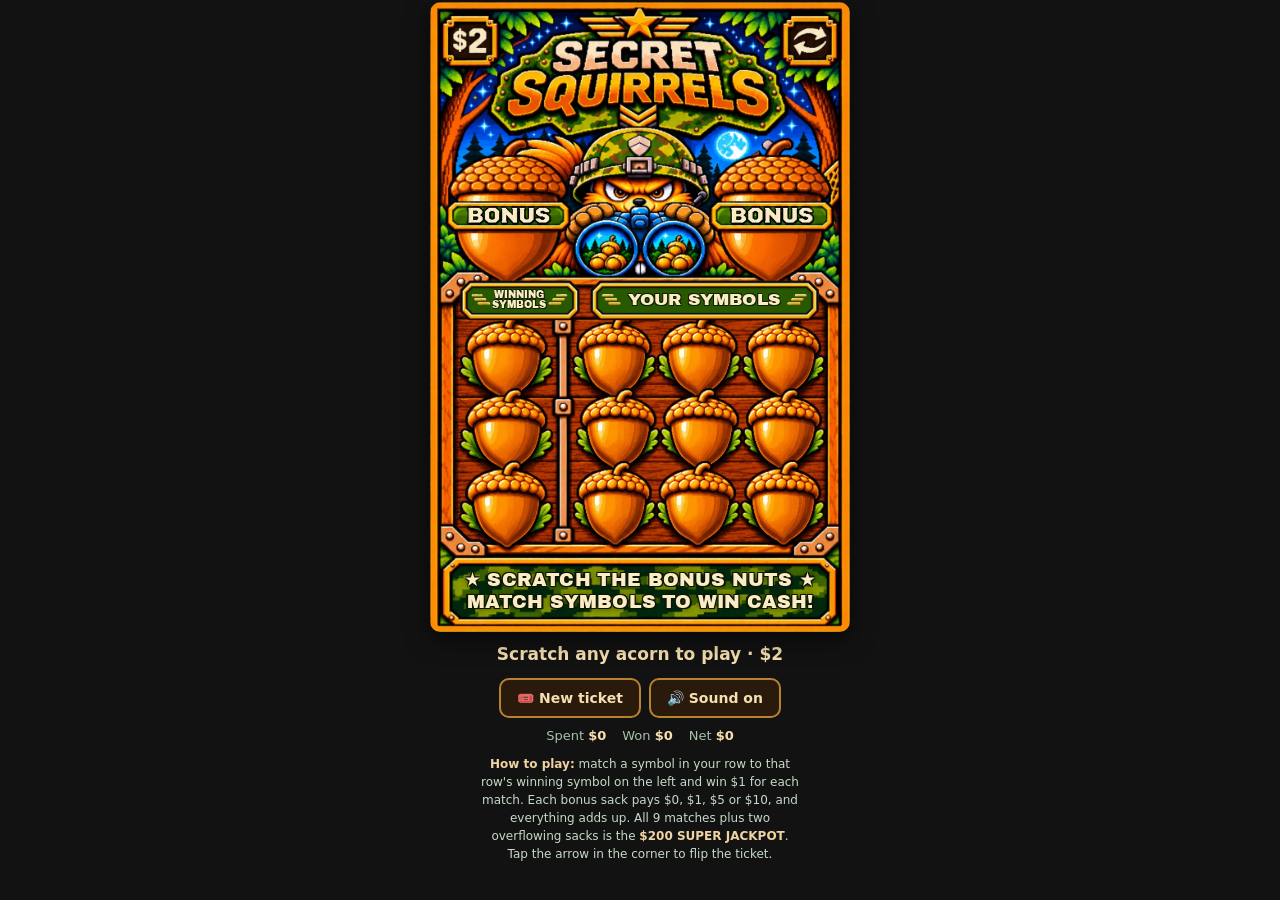
<file: secret-squirrels.html>
<!DOCTYPE html>
<html lang="en">
<head>
<meta charset="utf-8"><meta name="viewport" content="width=device-width, initial-scale=1, viewport-fit=cover">
<meta name="theme-color" content="#10231c"><title>Secret Squirrels · $2</title>
<link rel="stylesheet" href="https://fonts.googleapis.com/css2?family=Press+Start+2P&family=Black+Ops+One&family=Archivo+Black&family=Rubik+Dirt&family=Special+Elite&family=Baloo+2:wght@500;700;800&display=swap">
<style>
:root{color-scheme:dark}
*{box-sizing:border-box}
body{background:transparent;color:#d7e7d7;font-family:system-ui,-apple-system,sans-serif;margin:0}
main{max-width:520px;margin:0 auto;padding:2px 0 18px;text-align:center}
.stage{position:relative;width:min(100%,var(--ticket-w,82vw));max-width:420px;aspect-ratio:1024/1536;border-radius:10px;overflow:hidden;margin:0 auto;filter:drop-shadow(0 7px 12px #0009)}
.stage img{display:block;width:100%;height:100%;object-fit:fill;image-rendering:auto;user-select:none;-webkit-user-drag:none}
.stage img[hidden]{display:none!important}
.inner{position:absolute;inset:0}
/* Same card turn as Lucky Buck: squeeze to edge-on, swap sides at the midpoint, open back up. */
.stage.flipping .inner{animation:ss-card-turn 660ms cubic-bezier(.42,.03,.2,.99) both}
@keyframes ss-card-turn{0%,100%{transform:scaleX(1);filter:brightness(1)}49%,51%{transform:scaleX(.018);filter:brightness(.72)}}
/* Scratch layer: the unscratched acorn shells, cut to the 14 reveal windows; a finger erases them. */
#scratch{position:absolute;inset:0;width:100%;height:100%;touch-action:none;cursor:crosshair}
.stage.showback #scratch,.stage.showback #crumbs,.stage.showback #fx,.stage.showback #jackpot{display:none}
#symbols{position:absolute;inset:0;width:100%;height:100%;pointer-events:none}
.stage.showback #symbols{display:none}
#crumbs,#fx{position:absolute;inset:0;width:100%;height:100%;pointer-events:none}
#jackpot{position:absolute;left:4%;right:4%;top:30%;z-index:4;pointer-events:none;text-align:center;font:900 clamp(26px,9vw,40px)/1.05 system-ui,-apple-system,sans-serif;color:#ffd84a;
 text-shadow:0 3px 0 #7a3a06,0 0 18px #ffb84a,-2px -2px 0 #2a1406,2px -2px 0 #2a1406,-2px 2px 0 #2a1406,2px 2px 0 #2a1406;opacity:0}
#jackpot small{display:block;font-size:.62em;color:#fff4d1}
#jackpot.go{animation:ss-jp 3.6s ease-out forwards}
@keyframes ss-jp{0%{opacity:0;transform:scale(.3) rotate(-6deg)}12%{opacity:1;transform:scale(1.15) rotate(2deg)}20%{transform:scale(1) rotate(0)}28%,44%,60%{transform:scale(1.06)}36%,52%,68%{transform:scale(1)}85%{opacity:1}100%{opacity:0;transform:scale(1) translateY(-30px)}}
.result.pop{animation:ss-pop .5s ease-out}.result.t2{font-size:21px}.result.t3{font-size:clamp(18px,5.6vw,24px);color:#ffd84a;text-shadow:0 0 12px #c8701c}
@keyframes ss-pop{0%{transform:scale(.8)}50%{transform:scale(1.18)}100%{transform:scale(1)}}
@media (prefers-reduced-motion: reduce){#jackpot.go,.result.pop{animation:none}#jackpot.go{opacity:1}}
#sand{position:fixed;inset:0;width:100vw;height:100vh;pointer-events:none;z-index:20}
.controls{display:flex;gap:8px;justify-content:center;margin:12px auto 0}
.controls button{font:600 14px system-ui,-apple-system,sans-serif;padding:10px 16px;border-radius:10px;border:2px solid #b8822f;background:#2a1a0c;color:#f6dfb0;touch-action:manipulation}
.controls button:active{transform:translateY(1px)}
.stage{container-type:inline-size}
/* Ticket text: positions are fractions of the 1024x1536 art; sizes in cqw so they scale with the ticket. */
.tx{position:absolute;pointer-events:none;z-index:2;display:flex;align-items:center;justify-content:center;text-align:center;
 font-family:"Black Ops One","Arial Black",sans-serif;color:#f6e8c0;letter-spacing:.06em;line-height:1;
 text-shadow:.25cqw .25cqw 0 #142008,-.15cqw -.15cqw 0 #142008,.15cqw -.15cqw 0 #142008,-.15cqw .15cqw 0 #142008}
.tx.plateL{left:14.26%;width:13.96%;top:45.4%;height:3.8%;white-space:nowrap;font-size:2.38cqw;letter-spacing:0;flex-direction:column;gap:.2cqw;line-height:.95}
.tx.plateR{left:45.9%;width:38.6%;top:45.4%;height:3.8%;font-size:4.1cqw;letter-spacing:.01em;white-space:nowrap}
.tx.foot{left:6%;right:6%;top:89.6%;height:7.9%;flex-direction:column;gap:.6cqw;font-size:2.6cqw;line-height:1.15;font-family:"Baloo 2",system-ui,sans-serif;font-weight:800;letter-spacing:.01em;
 text-shadow:.3cqw .3cqw 0 #0c1606,-.25cqw -.25cqw 0 #0c1606,.25cqw -.25cqw 0 #0c1606,-.25cqw .25cqw 0 #0c1606,0 0 1.5cqw #0c1606}
.tx.foot .sub{font-family:"Baloo 2",system-ui,sans-serif;font-weight:800;letter-spacing:.02em;font-size:2.7cqw;color:#ffd84a}
.tx.foot .gold{color:#ffd84a}
.tx.foot .big{font-family:"Archivo Black","Arial Black",sans-serif;font-weight:400;font-size:4.5cqw;line-height:1;letter-spacing:.01em;white-space:nowrap;color:#fbecc5}   /* matches the art's BONUS lettering */
.stage.showback .tx.front{display:none}
.tx.plateL,.tx.plateR{font-family:"Archivo Black","Arial Black",sans-serif;color:#fbecc5}   /* same lettering as the footer and the art's BONUS */
.backtext{display:none;text-align:left;position:absolute;left:9.5%;right:9.5%;top:36.6%;height:39.6%;z-index:2;pointer-events:none;flex-direction:column;gap:.35cqw;justify-content:center;
 font-family:"Baloo 2",system-ui,sans-serif;font-weight:600;font-size:2.45cqw;line-height:1.12;color:#fff1d6;text-shadow:.2cqw .2cqw 0 #2a1004}
.stage.showback .backtext{display:flex}
.backtext .gold{color:inherit;font-weight:800}
/* back styled like the front: Archivo Black lettering in the art's cream, no yellow */
.backtext .stamp{align-self:center;position:relative;transform:rotate(-4deg);margin:0 0 .3cqw;padding:.45cqw 1.8cqw .4cqw;border:.55cqw solid #ff5236;outline:.25cqw solid #ff5236;outline-offset:.45cqw;border-radius:.6cqw;color:#ff5236;text-shadow:none;background:#1a0a0466;text-align:center;line-height:1;opacity:1;-webkit-mask-image:url("data:image/svg+xml;utf8,<svg xmlns='http://www.w3.org/2000/svg' width='120' height='60'><filter id='n'><feTurbulence type='fractalNoise' baseFrequency='.9' numOctaves='2' seed='7'/><feColorMatrix values='0 0 0 0 0  0 0 0 0 0  0 0 0 0 0  0 0 0 -1.3 1.32'/></filter><rect width='120' height='60' filter='url(%23n)'/></svg>");mask-image:url("data:image/svg+xml;utf8,<svg xmlns='http://www.w3.org/2000/svg' width='120' height='60'><filter id='n'><feTurbulence type='fractalNoise' baseFrequency='.9' numOctaves='2' seed='7'/><feColorMatrix values='0 0 0 0 0  0 0 0 0 0  0 0 0 0 0  0 0 0 -1.3 1.32'/></filter><rect width='120' height='60' filter='url(%23n)'/></svg>");-webkit-mask-size:30cqw 15cqw;mask-size:30cqw 15cqw}
.backtext .stamp .t1{display:block;font-family:"Rubik Dirt","Arial Black",sans-serif;font-size:3.2cqw;letter-spacing:.08em}
.backtext .stamp .t2{display:block;font-family:"Special Elite","Courier New",monospace;font-size:1.85cqw;letter-spacing:.14em;margin-top:.3cqw}
.backtext h3{margin:0;font-family:"Archivo Black","Arial Black",sans-serif;font-weight:400;font-size:5cqw;letter-spacing:.02em;text-align:center;color:#fbecc5;text-shadow:.3cqw .3cqw 0 #2a1004,-.15cqw -.15cqw 0 #2a1004}
.backtext .step{font-size:2.75cqw;line-height:1.08}
/* the three steps are the main focus (owner) */
.backtext .step{margin-bottom:.2cqw}
.backtext .step b{display:block;margin-bottom:.15cqw;font-family:"Archivo Black","Arial Black",sans-serif;font-weight:400;font-size:3.35cqw;letter-spacing:.02em;color:#fbecc5}
.backtext .sacks{display:flex;justify-content:space-between;gap:1cqw}
.backtext .sacks figure{margin:0;flex:1;display:flex;flex-direction:column;align-items:center;font-size:1.75cqw;line-height:1.05;text-align:center;font-weight:700}
.backtext .sacks i{display:block;width:5.6cqw;height:5.7cqw;background:url(secret-squirrels-sacks.png?v=3.16.1d) 0 0/400% 100% no-repeat}
.backtext .jp{text-align:center;font-weight:700;font-size:1.85cqw}
.backtext .jpt{display:block;font-family:"Archivo Black","Arial Black",sans-serif;font-weight:400;font-size:3.1cqw;letter-spacing:.01em;color:#fbecc5;text-shadow:.3cqw .3cqw 0 #7a1a06,-.15cqw -.15cqw 0 #2a1004}
.backtext .rule{border-top:.3cqw solid #c78a3e;margin:.2cqw 6cqw}
.backtext .sub{text-align:center;font-family:"Archivo Black","Arial Black",sans-serif;font-weight:400;font-size:2.05cqw;color:#fbecc5}
.backtext .note{text-align:center;font-weight:700;font-size:1.75cqw}
.backtext .luck{text-align:center;font-family:"Archivo Black","Arial Black",sans-serif;font-size:1.8cqw;letter-spacing:.02em;color:#fbecc5}
.flip{position:absolute;z-index:3;top:1.8%;right:2.4%;width:14.6%;height:9.6%;border:0;background:transparent;
 cursor:pointer;touch-action:manipulation;-webkit-tap-highlight-color:transparent}
.flip:focus-visible{outline:3px solid #d8b46a;border-radius:4px;outline-offset:2px}
.result{font:700 17px system-ui,-apple-system,sans-serif;color:#f6dfb0;margin:12px auto 0;min-height:22px;font-variant-numeric:tabular-nums}
.result.win{color:#7fe35a}.result.lose{color:#c6dac7}
.stats{display:flex;flex-wrap:wrap;gap:4px 16px;justify-content:center;color:#a9c2ab;font-size:13px;margin:10px auto 0;font-variant-numeric:tabular-nums}
.stats b{color:#f6dfb0}
.hint{font-size:12px;line-height:1.5;max-width:340px;margin:12px auto 0;padding:0 10px;color:#c6dac7}
.hint b{color:#f0d3a2}
</style>
<script>(function(){try{var w=Math.round(Math.min((screen.width||390)*0.82,420));document.documentElement.style.setProperty('--ticket-w',w+'px');}catch(e){}})();</script>
</head>
<body>
<main>
<div class="stage" id="ticket">
<div class="inner">
<img id="front" src="secret-squirrels-front.webp?v=3.17.1" alt="Secret Squirrels two-dollar scratch-off ticket front: two bonus acorns and twelve acorns to scratch." draggable="false">
<img id="back" src="secret-squirrels-back.webp?v=3.17.1" alt="Secret Squirrels back. Blank wooden instructions area and three military squirrels." draggable="false" hidden>
<canvas id="symbols" width="1024" height="1536"></canvas>
<canvas id="scratch" width="1024" height="1536" aria-label="Scratch the acorns to reveal what is inside"></canvas>
<canvas id="crumbs" width="1024" height="1536"></canvas>
<canvas id="fx" width="1024" height="1536"></canvas>
<div class="tx front plateL"><span>WINNING</span><span>SYMBOLS</span></div>
<div class="tx front plateR">YOUR SYMBOLS</div>
<div class="tx front foot"><div class="big">★ SCRATCH THE BONUS NUTS ★</div><div class="big">MATCH SYMBOLS TO WIN CASH!</div></div>
<div class="backtext">
<div class="stamp"><span class="t1">TOP SECRET</span><span class="t2">• MISSION BRIEFING •</span></div>
<div class="step"><b>1. RAID THE BONUS STASH!</b>Scratch both BONUS acorns first to uncover your hidden nutsacks!</div>
<div class="step"><b>2. FIND YOUR WINNING SYMBOLS!</b>Scratch the 3 WINNING SYMBOLS on the left side of the board.</div>
<div class="step"><b>3. MATCH &amp; CASH IN!</b>Scratch your 9 symbols. Each symbol matching the WINNING SYMBOL in its row wins $1! Every match counts!</div>
<div class="rule"></div>
<b class="sub">BONUS STASH PAYOUTS</b>
<div class="sacks"><figure><i style="background-position:0 0"></i>Empty Sack<br>$0</figure><figure><i style="background-position:33.333% 0"></i>One Nut<br>$1</figure><figure><i style="background-position:66.667% 0"></i>Small Stash<br>$5</figure><figure><i style="background-position:100% 0"></i>Overflowing Sack<br>$10</figure></div>
<div class="note">Both bonuses pay and stack with your matching winnings!</div>
<div class="jp"><span class="jpt">SUPER JACKPOT — $200!</span>Match ALL 9 symbols AND uncover TWO overflowing $10 bonus sacks to win $200 TOTAL!</div>
<div class="luck">GOOD LUCK, AGENT. MY NUTS ARE COUNTING ON YOU.</div>
</div>
</div>
<div id="jackpot" hidden>SUPER JACKPOT!<small>$200</small></div>
<button type="button" class="flip" id="flip" aria-label="Flip ticket to back" title="Flip ticket"></button>
</div>
<div class="result" id="result" aria-live="polite"></div>
<div class="controls"><button type="button" id="newTicket">🎟️ New ticket</button><button type="button" id="soundBtn" aria-pressed="true">🔊 Sound on</button></div>
<div class="stats" id="stats"></div>
<p class="hint"><b>How to play:</b> match a symbol in your row to that row's winning symbol on the left and win $1 for each match. Each bonus sack pays $0, $1, $5 or $10, and everything adds up. All 9 matches plus two overflowing sacks is the <b>$200 SUPER JACKPOT</b>. Tap the arrow in the corner to flip the ticket.</p>
</main>
<canvas id="sand" aria-hidden="true"></canvas>
<script src="secret-squirrels-odds.js?v=3.17.0b"></script>
<script>
(function(){
'use strict';
const front=document.getElementById('front'),back=document.getElementById('back'),flip=document.getElementById('flip');
let showingBack=false;
const stage=document.getElementById('ticket');
// Fossil Finders' flip sound: an 8-bit card swish plus a short rising blip (Web Audio, no sound files).
let A=null;
function flipSound(){if(!soundOn)return;try{const C=window.AudioContext||window.webkitAudioContext;if(!C)return;A=A||new C();if(A.state==='suspended')A.resume();
 const m=A.createGain();m.gain.value=.9;m.connect(A.destination);const t=A.currentTime;
 const len=Math.floor(A.sampleRate*.09),b=A.createBuffer(1,len,A.sampleRate),d=b.getChannelData(0);let v=0;
 for(let i=0;i<len;i++){if(i%2===0)v=Math.random()*2-1;d[i]=v;}
 const n=A.createBufferSource(),f=A.createBiquadFilter(),g=A.createGain();n.buffer=b;f.type='bandpass';f.Q.value=1.2;
 f.frequency.setValueAtTime(700,t);f.frequency.exponentialRampToValueAtTime(3500,t+.09);g.gain.setValueAtTime(.25,t);g.gain.exponentialRampToValueAtTime(.0001,t+.09);
 n.connect(f);f.connect(g);g.connect(m);n.start(t);n.stop(t+.11);
 const o=A.createOscillator(),og=A.createGain(),t2=t+.05;o.type='square';o.frequency.setValueAtTime(660,t2);o.frequency.exponentialRampToValueAtTime(990,t2+.06);
 og.gain.setValueAtTime(.0001,t2);og.gain.exponentialRampToValueAtTime(.05,t2+.003);og.gain.exponentialRampToValueAtTime(.0001,t2+.06);
 o.connect(og);og.connect(m);o.start(t2);o.stop(t2+.09);}catch(err){}}
flip.addEventListener('click',function(){
 if(stage.classList.contains('flipping'))return;
 flipSound();stage.classList.add('flipping');
 setTimeout(function(){showingBack=!showingBack;front.hidden=showingBack;back.hidden=!showingBack;
  stage.classList.toggle('showback',showingBack);
  flip.setAttribute('aria-label',showingBack?'Flip ticket to front':'Flip ticket to back');},330);
 setTimeout(function(){stage.classList.remove('flipping');},670);
});

// ---------- Scratch mechanic ----------
// Reveal windows on the 1024x1536 ticket (plain data so the game can copy it).
// kind: winning = left column, yours = the 9 to the right, bonus = the two big acorns.
const WINDOWS=[
 {id:'bonusL',kind:'bonus',x:104,y:447,w:186,h:190},{id:'bonusR',kind:'bonus',x:734,y:447,w:186,h:190},
 {id:'r1c1',kind:'winning',x:116,y:803,w:140,h:140},{id:'r1c2',kind:'yours',x:382,y:803,w:140,h:140},{id:'r1c3',kind:'yours',x:588,y:802,w:140,h:140},{id:'r1c4',kind:'yours',x:793,y:803,w:140,h:140},
 {id:'r2c1',kind:'winning',x:119,y:983,w:140,h:140},{id:'r2c2',kind:'yours',x:389,y:982,w:140,h:140},{id:'r2c3',kind:'yours',x:593,y:982,w:140,h:140},{id:'r2c4',kind:'yours',x:790,y:982,w:140,h:140},
 {id:'r3c1',kind:'winning',x:117,y:1163,w:140,h:140},{id:'r3c2',kind:'yours',x:381,y:1161,w:140,h:140},{id:'r3c3',kind:'yours',x:588,y:1161,w:140,h:140},{id:'r3c4',kind:'yours',x:792,y:1160,w:140,h:140}];
// Scratch feel (plain numbers so the game can copy them):
// cell = size of the grid used to count what is scratched and to make grains, brush = finger radius (a perfect circle),
// grain = chance a scratched cell becomes a falling grain. Only what the finger touches comes off (no auto-reveal).
// stick = chance a falling grain lands on the ticket as a crumb (the mess), all in 1024x1536 ticket pixels.
const SCRATCH={cell:4,brush:28,grain:0.22,stick:0};          // owner, Nov 25: no crumbs stick; every grain falls off the screen
const cv=document.getElementById('scratch'),cx=cv.getContext('2d'),cover=new Image();
const crumbsCv=document.getElementById('crumbs'),crumbs=crumbsCv.getContext('2d');
const sand=document.getElementById('sand'),sx=sand.getContext('2d');
let cells=[],dragging=false,last=null,lastSfx=0,coverPx=null,grains=[],seed=1,raf=0,vel={x:0,y:0};
// seeded random so the same ticket scatters the same way (no hidden randomness in play)
function rnd(){seed|=0;seed=seed+0x6D2B79F5|0;let t=Math.imul(seed^seed>>>15,1|seed);t=t+Math.imul(t^t>>>7,61|t)^t;return((t^t>>>14)>>>0)/4294967296;}
function hash(x,y){let h=(x*374761393+y*668265263)|0;h=Math.imul(h^h>>>13,1274126177);return((h^h>>>16)>>>0)/4294967296;}
// The 10 symbols, in the order of secret-squirrels-symbols.png (120 px cells).
const SYMBOLS=['acorn','binoculars','oak-leaf','pinecone','sack-of-nuts','walkie-talkie','slingshot','walnut','squirrel-tail','tnt'];
const SYM={cell:120,size:112};                // drawn 112 px inside the 140 px boxes
// Bonus sacks in the order of secret-squirrels-sacks.png; their values come from SS_ODDS.RULES.sackValues ($0/$1/$5/$10).
const SACKS=['empty','few','half','overflowing'];
const SACK={w:156,h:158};                      // secret-squirrels-sacks.png: 4 cells, each sack as big as the box allows
const sackSheet=new Image();
const symSheet=new Image(),symCv=document.getElementById('symbols'),symCx=symCv.getContext('2d');
const RULES=SS_ODDS.RULES;
// Unbiased random numbers for the real deal (the offline simulation uses a seeded generator with the same dealer).
const cryptoRand=()=>crypto.getRandomValues(new Uint32Array(1))[0]/4294967296;
let ticket=null;
// Which symbol or sack sits under each window, from the ticket dealt at purchase.
function contentOf(id){if(id==='bonusL')return {sack:ticket.sacks[0]};if(id==='bonusR')return {sack:ticket.sacks[1]};
 const r=+id[1]-1,c=+id[3]-1;return {sym:c===0?ticket.winning[r]:ticket.yours[r][c-1]};}
function drawContents(){
 symCx.clearRect(0,0,1024,1536);if(!ticket)return;
 if(typeof drawCell==='function'){for(const w of WINDOWS)drawCell(w,1);return;}
 for(const w of WINDOWS){const k=contentOf(w.id);
  if('sack' in k){const i=RULES.sackValues.indexOf(k.sack);
   if(sackSheet.complete&&sackSheet.naturalWidth)symCx.drawImage(sackSheet,i*SACK.w,0,SACK.w,SACK.h,w.x+(w.w-SACK.w)/2,w.y+(w.h-SACK.h)/2-10,SACK.w,SACK.h);/* raised 10 px: centred in the frame */}
  else{const i=RULES.symbols.indexOf(k.sym);
   if(symSheet.complete&&symSheet.naturalWidth)symCx.drawImage(symSheet,i*SYM.cell,0,SYM.cell,SYM.cell,w.x+(w.w-SYM.size)/2,w.y+(w.h-SYM.size)/2,SYM.size,SYM.size);}}
}
symSheet.onload=drawContents;sackSheet.onload=drawContents;sackSheet.src='secret-squirrels-sacks.png?v=3.16.1d';symSheet.src='secret-squirrels-symbols.png?v=3.16.1b';
// ---------- Win effects and sounds (step 4) ----------
// Everything fires the moment a win is uncovered, is short, and can overlap, so fast scratching looks and sounds good.
try{document.fonts&&document.fonts.load('40px "Press Start 2P"');}catch(err){}
const FX={matchNotes:[0,2,4,5,7,9,11,12,14],dingGap:.075,rollStep:40};   // major scale climb for matches 1-9; seconds between dings; ms per total tick
const fxCv=document.getElementById('fx'),fxCx=fxCv.getContext('2d'),jpEl=document.getElementById('jackpot');
const lowMotion=matchMedia('(prefers-reduced-motion: reduce)').matches;
let soundOn=true;try{soundOn=localStorage.getItem('secret-squirrels-sound')!=='off';}catch(err){}
let effects=[],fxRaf=0,credited=new Set(),matchCount=0,dingAt=0,shown=0,rollTimer=0,flourished=false;
function ac(){if(!soundOn)return null;try{const C=window.AudioContext||window.webkitAudioContext;if(!C)return null;A=A||new C();if(A.state==='suspended')A.resume();return A;}catch(err){return null;}}
function tone(a,at,type,f0,f1,dur,vol){const o=a.createOscillator(),g=a.createGain();o.type=type;o.frequency.setValueAtTime(f0,at);
 if(f1&&f1!==f0)o.frequency.exponentialRampToValueAtTime(f1,at+dur);g.gain.setValueAtTime(.0001,at);g.gain.exponentialRampToValueAtTime(vol,at+.003);
 g.gain.exponentialRampToValueAtTime(.0001,at+dur);o.connect(g);g.connect(a.destination);o.start(at);o.stop(at+dur+.03);}
function hiss(a,at,dur,vol,type,f0,f1){const len=Math.max(1,Math.floor(a.sampleRate*dur)),b=a.createBuffer(1,len,a.sampleRate),d=b.getChannelData(0);let v=0;
 for(let i=0;i<len;i++){if(i%3===0)v=Math.random()*2-1;d[i]=v;}const s=a.createBufferSource(),f=a.createBiquadFilter(),g=a.createGain();s.buffer=b;f.type=type;
 f.frequency.setValueAtTime(f0,at);if(f1)f.frequency.exponentialRampToValueAtTime(f1,at+dur);g.gain.setValueAtTime(vol,at);g.gain.exponentialRampToValueAtTime(.0001,at+dur);
 s.connect(f);f.connect(g);g.connect(a.destination);s.start(at);s.stop(at+dur+.02);}
const coin=(a,at,f,vol)=>{tone(a,at,'square',f,0,.06,vol*.6);tone(a,at+.06,'square',f*1.335,0,.22,vol*.6);};   // Lucky Buck's coin
// k = how many matches came before on this ticket: each ding is one note higher
function dingSound(k){const a=ac();if(!a)return;const t=Math.max(a.currentTime,dingAt);dingAt=t+FX.dingGap;
 const f=1046.5*Math.pow(2,FX.matchNotes[Math.min(8,k)]/12);tone(a,t,'square',f,0,.08,.07);tone(a,t+.045,'square',f*1.5,0,.16,.045);tone(a,t,'triangle',f*2,0,.1,.025);}
function sackSound(v){const a=ac();if(!a)return;const t=a.currentTime;
 if(v===0){hiss(a,t,.22,.12,'lowpass',900,250);tone(a,t,'triangle',220,140,.18,.05);return;}             // soft puff
 const n=v===1?1:v===5?3:8;for(let i=0;i<n;i++)coin(a,t+i*(v===10?.07:.09),988*Math.pow(1.06,i%4),.16);  // clink / jingle / cascade
 if(v===10){tone(a,t,'sine',130,60,.35,.25);hiss(a,t+.05,.5,.06,'highpass',4000);}}
function fullBoardSound(){const a=ac();if(!a)return;const t=Math.max(a.currentTime,dingAt)+.05;[1568,1976,2349,3136].forEach((f,i)=>tone(a,t+i*.06,'square',f,0,.14,.05));
 for(let i=0;i<6;i++)tone(a,t+.26+i*.035,'sine',2500+Math.random()*1800,0,.08,.03);}
function finishSound(total){const a=ac();if(!a)return;const t=Math.max(a.currentTime,dingAt)+.08;
 if(total===0){tone(a,t,'triangle',392,330,.18,.06);return;}
 const notes=total>=20?[523,659,784,1047,1319]:total>=5?[659,784,1047]:[784,1047];notes.forEach((f,i)=>tone(a,t+i*.07,'square',f,0,.16,.05));}
function fanfare(){const a=ac();if(!a)return;const t=Math.max(a.currentTime,dingAt)+.1;
 [523,659,784,1047,784,1047,1319,1568].forEach((f,i)=>{tone(a,t+i*.11,'square',f,0,.2,.07);tone(a,t+i*.11,'triangle',f/2,0,.2,.05);});
 [1047,1319,1568,2093].forEach(f=>tone(a,t+.95,'square',f,0,1.1,.045));for(let i=0;i<24;i++)coin(a,t+1+i*.06,1100*Math.pow(1.05,i%5),.12);}
// --- drawing ---
function drawCell(w,scale){const k=contentOf(w.id);symCx.clearRect(w.x,w.y-14,w.w,w.h+14);
 if('sack' in k){const i=RULES.sackValues.indexOf(k.sack),W=SACK.w*scale,H=SACK.h*scale;
  if(sackSheet.complete&&sackSheet.naturalWidth)symCx.drawImage(sackSheet,i*SACK.w,0,SACK.w,SACK.h,w.x+(w.w-W)/2,w.y+(w.h-H)/2-10,W,H);}
 else{const i=RULES.symbols.indexOf(k.sym),S=SYM.size*scale;
  if(symSheet.complete&&symSheet.naturalWidth)symCx.drawImage(symSheet,i*SYM.cell,0,SYM.cell,SYM.cell,w.x+(w.w-S)/2,w.y+(w.h-S)/2,S,S);}}
const winById=id=>WINDOWS.find(w=>w.id===id);
function addFx(e){e.t0=performance.now();effects.push(e);if(!fxRaf)fxRaf=requestAnimationFrame(fxTick);}
function floater(w,text,big){addFx({type:'float',x:w.x+w.w/2,y:w.y+w.h*.45,text,size:big?80:58,col:big?'#ffd84a':'#8cf06a',dur:big?1100:850});}
function fxTick(now){fxCx.clearRect(0,0,1024,1536);const keep=[];
 for(const e of effects){const k=(now-e.t0)/e.dur;if(k>=1){if(e.type==='bounce')drawCell(e.w,1);continue;}keep.push(e);
  if(e.type==='bounce'){drawCell(e.w,1+e.amp*Math.sin(Math.PI*k)*(1-k*.3));}
  else if(e.type==='ring'){fxCx.save();fxCx.globalAlpha=(1-k)*.9;fxCx.strokeStyle=e.col;fxCx.lineWidth=8;const g=6+k*16;
   fxCx.strokeRect(e.w.x-g,e.w.y-g,e.w.w+2*g,e.w.h+2*g);fxCx.restore();}
  else if(e.type==='float'){const y=e.y-90*Math.min(1,k*1.4),s=e.size*(k<.15?.6+k/.15*.4:1);fxCx.save();fxCx.globalAlpha=k<.7?1:1-(k-.7)/.3;
   fxCx.font=`${s}px "Press Start 2P",ui-monospace,monospace`;fxCx.textAlign='center';fxCx.textBaseline='middle';fxCx.lineJoin='miter';fxCx.miterLimit=2;
   fxCx.lineWidth=16;fxCx.strokeStyle='#2a1406';fxCx.strokeText(e.text,e.x,y);fxCx.fillStyle=e.col;fxCx.fillText(e.text,e.x,y);fxCx.restore();}}
 effects=keep;fxRaf=effects.length?requestAnimationFrame(fxTick):0;if(!fxRaf)fxCx.clearRect(0,0,1024,1536);}
// gold coins burst out of a box and tumble off the ticket with the sand
function coins(x,y,n,up){if(lowMotion)n=Math.ceil(n/3);for(let i=0;i<n;i++)grains.push({x,y,vx:(rnd()-.5)*700,vy:-(up||420)-rnd()*420,s:rnd()<.5?14:10,
 c:rnd()<.5?'#ffd84a':'#f2a91d',stick:false,land:0,t:0,life:1.4+rnd()*.6});if(!raf)raf=requestAnimationFrame(tick);}
// --- small fireworks from a winning box (owner, Nov 25): streamers, crackers and little rocket pops; no big mortar bursts ---
const FW_COLS=['#ffd84a','#fff4d1','#8cf06a','#ff6b4a','#6fd0ff','#f2a91d'];
function fwPick(){return FW_COLS[Math.floor(rnd()*FW_COLS.length)];}
// streamer: flies off in a random direction leaving a short trail, then drifts down
function streamer(x,y){const a=rnd()*Math.PI*2,v=380+rnd()*420;grains.push({fw:'streamer',x,y,px:x,py:y,vx:Math.cos(a)*v,vy:Math.sin(a)*v-200,c:fwPick(),t:0,life:.7+rnd()*.5});}
// cracker: a quick crackle of tiny white/gold flashes around the box
function cracker(x,y){grains.push({fw:'cracker',x:x+(rnd()-.5)*90,y:y+(rnd()-.5)*90,t:-rnd()*.35,life:.12+rnd()*.1,c:rnd()<.5?'#fff4d1':'#ffd84a'});}
// rocket pop: a little spark shoots up, then pops into a small ring of sparks
function rocket(x,y){grains.push({fw:'rocket',x,y,px:x,py:y,vx:(rnd()-.5)*160,vy:-(700+rnd()*300),c:fwPick(),t:0,life:.32+rnd()*.12});}
function fwStep(g,dt,b,k){g.t+=dt;if(g.t<0)return true;(g.trail=g.trail||[]).push([g.x,g.y]);if(g.trail.length>7)g.trail.shift();
 if(g.fw==='cracker'){if(g.t>g.life)return false;const s=Math.max(3,(g.t*40%2<1?16:9)*k);sx.fillStyle=g.c;sx.fillRect(b.left+g.x*k-s/2,b.top+g.y*k-s/2,s,s);sx.fillRect(b.left+g.x*k-s*1.5,b.top+g.y*k-s/6,s*3,s/3);sx.fillRect(b.left+g.x*k-s/6,b.top+g.y*k-s*1.5,s/3,s*3);return true;}
 if(g.fw==='rocket'){g.vy+=900*dt;g.x+=g.vx*dt;g.y+=g.vy*dt;
  if(g.t>g.life){const n=10;for(let i=0;i<n;i++){const a=i/n*Math.PI*2+rnd()*.3,v=220+rnd()*120;grains.push({fw:'spark',x:g.x,y:g.y,px:g.x,py:g.y,vx:Math.cos(a)*v,vy:Math.sin(a)*v,c:g.c,t:0,life:.45+rnd()*.2});}
   fwSound('pop');return false;}}
 else{g.vy+=(g.fw==='spark'?500:700)*dt;g.vx*=Math.pow(.25,dt);g.x+=g.vx*dt;g.y+=g.vy*dt;if(g.t>g.life)return false;}
 const fade=g.fw==='rocket'?1:Math.min(1,(g.life-g.t)/.25);sx.globalAlpha=fade;sx.strokeStyle=g.c;sx.lineWidth=Math.max(2,(g.fw==='spark'?5:8)*k);sx.lineCap='square';
 if(g.trail.length>1){sx.beginPath();sx.moveTo(b.left+g.trail[0][0]*k,b.top+g.trail[0][1]*k);for(const [tx,ty] of g.trail)sx.lineTo(b.left+tx*k,b.top+ty*k);sx.stroke();}
 sx.fillStyle=g.c;const s=Math.max(3,(g.fw==='spark'?7:11)*k);sx.fillStyle='#fff8e0';sx.fillRect(b.left+g.x*k-s/2,b.top+g.y*k-s/2,s,s);sx.globalAlpha=1;return true;}
let fwSfxAt=0;
function fwSound(kind){const now=performance.now();if(now-fwSfxAt<40)return;fwSfxAt=now;const a=ac();if(!a)return;const t=a.currentTime;
 if(kind==='pop'){hiss(a,t,.09,.09,'bandpass',2600);tone(a,t,'square',900,300,.06,.03);}
 else{for(let i=0;i<5;i++)hiss(a,t+i*.045+Math.random()*.02,.02,.06,'highpass',5000);}}
// size of the show follows the win: $1 = a few streamers and crackers, $5+ adds rocket pops
function fireworks(w,amount){const x=w.x+w.w/2,y=w.y+w.h/2,big=amount>=5,huge=amount>=10;
 const ns=lowMotion?3:big?(huge?16:12):7,nc=lowMotion?2:big?10:6,nr=lowMotion?0:huge?4:big?2:amount>=1?1:0;
 for(let i=0;i<ns;i++)streamer(x+(rnd()-.5)*w.w*.5,y+(rnd()-.5)*w.h*.5);
 for(let i=0;i<nc;i++)cracker(x,y);
 for(let i=0;i<nr;i++)setTimeout(()=>{rocket(x+(rnd()-.5)*w.w*.6,y);if(!raf)raf=requestAnimationFrame(tick);},80+i*140);
 fwSound('crackle');if(!raf)raf=requestAnimationFrame(tick);}
// --- what happens when a box is uncovered ---
function onMatch(r,c,delay){setTimeout(()=>{const k=matchCount++;dingSound(k);const w=winById(`r${r+1}c${c+2}`),wl=winById(`r${r+1}c1`);
 floater(w,'+$1',false);addFx({type:'ring',w,col:'#8cf06a',dur:600});addFx({type:'ring',w:wl,col:'#ffd84a',dur:600});
 if(!lowMotion){addFx({type:'bounce',w,amp:.16,dur:360});addFx({type:'bounce',w:wl,amp:.1,dur:360});}coins(w.x+w.w/2,w.y+w.h/2,4);fireworks(w,1);
 if(matchCount===9)setTimeout(fullBoard,140);},delay);}
function fullBoard(){fullBoardSound();WINDOWS.filter(w=>w.kind!=='bonus').forEach((w,i)=>setTimeout(()=>{addFx({type:'ring',w,col:'#ffd84a',dur:700});if(!lowMotion)addFx({type:'bounce',w,amp:.12,dur:420});},i*30));}
function onSack(id,v){sackSound(v);const w=winById(id);
 if(v>0){floater(w,'+$'+v,v>=5);addFx({type:'ring',w,col:v>=5?'#ffd84a':'#8cf06a',dur:v>=5?900:600});if(!lowMotion)addFx({type:'bounce',w,amp:v>=10?.12:.08,dur:420});
  coins(w.x+w.w/2,w.y+w.h/2,v===1?5:v===5?14:30,v===10?650:420);fireworks(w,v);}
 else{addFx({type:'float',x:w.x+w.w/2,y:w.y+w.h*.45,text:'empty',size:28,col:'#d9c7a3',dur:700});}}
// Every box, the moment it counts as uncovered: a little bump and a soft pop (wins add their own effects on top).
function seenSound(kind){const a=ac();if(!a)return;const t=a.currentTime,f=kind==='winning'?523:kind==='bonus'?440:659;
 tone(a,t,'square',f,f*1.5,.05,.035);tone(a,t+.035,'triangle',f*2,0,.06,.025);}
// Owner, Nov 25: once a box counts, the rest of its covering breaks away (top to bottom, as sand) while the symbol bumps free.
function breakFree(c){const rest=[];for(let i=0;i<c.gone.length;i++)if(!c.gone[i])rest.push(i);
 rest.sort((a,b)=>Math.floor(a/c.cols)-Math.floor(b/c.cols)||hash(a,7)-hash(b,7));
 const waves=6,per=Math.ceil(rest.length/waves)||1;
 rest.forEach((i,n)=>setTimeout(()=>{clearCell(c,i,true);const S=SCRATCH.cell,x=c.w.x+(i%c.cols)*S,y=c.w.y+Math.floor(i/c.cols)*S;cx.clearRect(x,y,S,S);},Math.floor(n/per)*30));
 setTimeout(()=>cx.clearRect(c.w.x,c.w.y,c.w.w,c.w.h),waves*30+10);}
function onSeen(w){seenSound(w.kind);const c=cells.find(x=>x.w===w);if(c)breakFree(c);
 if(!lowMotion)setTimeout(()=>addFx({type:'bounce',w,amp:.1,dur:280}),90);}
function checkWins(){let n=0;
 for(let r=0;r<3;r++){if(!seen(`r${r+1}c1`))continue;for(let c=0;c<3;c++){const key=`m${r}${c}`;
  if(!credited.has(key)&&seen(`r${r+1}c${c+2}`)&&ticket.yours[r][c]===ticket.winning[r]){credited.add(key);onMatch(r,c,n++*70);}}}
 for(const [id,i] of [['bonusL',0],['bonusR',1]])if(!credited.has(id)&&seen(id)){credited.add(id);onSack(id,ticket.sacks[i]);}}
// rolling total: the number counts up instead of jumping
let rollTarget=0,rollLabel=null;
function rollTo(target,label){rollTarget=target;rollLabel=label;
 if(shown>=target||lowMotion){shown=target;clearInterval(rollTimer);rollTimer=0;label(shown);return;}
 label(shown);if(rollTimer)return;                       // keep the running counter; just move its target
 rollTimer=setInterval(()=>{shown+=Math.max(1,Math.ceil((rollTarget-shown)/6));if(shown>=rollTarget){shown=rollTarget;clearInterval(rollTimer);rollTimer=0;}rollLabel(shown);},FX.rollStep);}
function finishFlourish(){if(flourished)return;flourished=true;const t=ticket.total;
 setTimeout(()=>{
  if(ticket.jackpot){fanfare();jpEl.hidden=false;jpEl.classList.remove('go');void jpEl.offsetWidth;jpEl.classList.add('go');
   for(let i=0;i<10;i++)setTimeout(()=>coins(80+rnd()*864,120+rnd()*300,14,300),i*180);fullBoard();}
  else finishSound(t);
  resultEl.classList.remove('pop');void resultEl.offsetWidth;resultEl.classList.add('pop',t===0?'t0':t>=20?'t3':t>=5?'t2':'t1');},Math.max(250,(dingAt-(A?A.currentTime:0))*1000));}
function resetFx(){effects=[];fxCx.clearRect(0,0,1024,1536);credited=new Set();matchCount=0;dingAt=0;shown=0;clearInterval(rollTimer);rollTimer=0;flourished=false;jpEl.hidden=true;jpEl.classList.remove('go');}
const soundBtn=document.getElementById('soundBtn');
function showSound(){soundBtn.textContent=soundOn?'🔊 Sound on':'🔈 Sound off';soundBtn.setAttribute('aria-pressed',soundOn);}
soundBtn.addEventListener('click',()=>{soundOn=!soundOn;try{localStorage.setItem('secret-squirrels-sound',soundOn?'on':'off');}catch(err){}showSound();});showSound();
// ---------- Ticket, money and results ----------
// A box counts as seen once 40% of its middle (inner 70%, where the symbol sits) OR 40% of the whole box is scratched.
// No need to scratch every corner (owner, Nov 25).
const SEEN_AT={middle:0.4,whole:0.4,sackMouth:0.5};
// Bonus boxes count only when the sack's opening (owner's red circles, Nov 25) is half scratched.
// Zones as fractions of each sack picture [x0,y0,x1,y1]; drawn sizes from secret-squirrels-sacks.png (bottom aligned, centred).
const SACK_MOUTH={0:[.19,.12,.83,.38],1:[.19,.09,.86,.40],5:[.20,.17,.84,.45],10:[.18,.07,.95,.52]};
const SACK_DRAWN={0:[150,158],1:[148,158],5:[136,158],10:[138,158]};
function mouthCells(c,v){const [dw,dh]=SACK_DRAWN[v],z=SACK_MOUTH[v],w=c.w;
 const sx=w.x+(w.w-SACK.w)/2+(SACK.w-dw)/2,sy=w.y+(w.h-SACK.h)/2-10+(SACK.h-dh);
 const x0=sx+z[0]*dw,x1=sx+z[2]*dw,y0=sy+z[1]*dh,y1=sy+z[3]*dh,S=SCRATCH.cell,out=[];
 for(let r=0;r<c.rows;r++)for(let q=0;q<c.cols;q++){const mx=w.x+q*S+S/2,my=w.y+r*S+S/2;if(mx>=x0&&mx<=x1&&my>=y0&&my<=y1)out.push(r*c.cols+q);}
 return out;}
const STATS_KEY='secret-squirrels-stats';
let stats={spent:0,won:0},paid=false,finished=false,forced=null;
try{const v=JSON.parse(localStorage.getItem(STATS_KEY));if(v&&typeof v.spent==='number')stats=v;}catch(err){}
const saveStats=()=>{try{localStorage.setItem(STATS_KEY,JSON.stringify(stats));}catch(err){}};
const money=v=>(v<0?'−$':'$')+Math.abs(v);
const resultEl=document.getElementById('result'),statsEl=document.getElementById('stats');
function renderStats(){const net=stats.won-stats.spent;statsEl.innerHTML=`<span>Spent <b>${money(stats.spent)}</b></span><span>Won <b>${money(stats.won)}</b></span><span>Net <b>${net>0?'+':''}${money(net)}</b></span>`;}
function seen(id){const c=cells.find(x=>x.w.id===id);return !!(c&&c.seen);}
// Money shown so far: a $1 match counts once both its symbol and its row's winning symbol are seen; a sack once it is seen.
function wonSoFar(){let m=0,b=0;
 for(let r=0;r<3;r++){if(!seen(`r${r+1}c1`))continue;for(let c=0;c<3;c++)if(seen(`r${r+1}c${c+2}`)&&ticket.yours[r][c]===ticket.winning[r])m++;}
 if(seen('bonusL'))b+=ticket.sacks[0];if(seen('bonusR'))b+=ticket.sacks[1];
 return {m,b,total:m*RULES.matchPays+b};}
function renderResult(){
 if(!paid){resultEl.className='result';resultEl.textContent='Scratch any acorn to play · $2';return;}
 checkWins();
 if(cells.every(c=>c.seen)){
  if(!finished){finished=true;stats.won+=ticket.total;saveStats();renderStats();}
  const t=ticket.total;resultEl.classList.remove('lose','win');resultEl.classList.add(t>0?'win':'lose');
  rollTo(t,v=>{resultEl.textContent=ticket.jackpot&&v===t?'SUPER JACKPOT! You won $200':t>0?`You won ${money(v)}`:'No win this time';});
  finishFlourish();return;}
 const s=wonSoFar();resultEl.className='result';
 const extra=s.m||s.b?`  (${s.m} match${s.m===1?'':'es'}${s.b?` + ${money(s.b)} in sacks`:''})`:'';
 rollTo(s.total,v=>{resultEl.textContent=`Won so far: ${money(v)}`+extra;});}
function onScratched(){if(!paid){paid=true;stats.spent+=RULES.price;saveStats();renderStats();}}
function setup(){
 // A ticket left unfinished still pays what is printed on it, like a real ticket.
 if(ticket&&paid&&!finished){stats.won+=ticket.total;saveStats();}
 ticket=forced||SS_ODDS.deal(cryptoRand);forced=null;paid=false;finished=false;resetFx();drawContents();renderStats();
 seed=20261124;grains=[];cx.clearRect(0,0,1024,1536);crumbs.clearRect(0,0,1024,1536);
 if(!coverPx){const o=document.createElement('canvas');o.width=1024;o.height=1536;const oc=o.getContext('2d');oc.drawImage(cover,0,0);coverPx=oc.getImageData(0,0,1024,1536).data;}
 cells=WINDOWS.map(w=>{const cols=Math.ceil(w.w/SCRATCH.cell),rows=Math.ceil(w.h/SCRATCH.cell);
  cx.drawImage(cover,w.x-4,w.y-4,w.w+8,w.h+8,w.x-4,w.y-4,w.w+8,w.h+8);   // 4 px margin hides the edge seam (same pixels as the ticket)
  const mid=[];for(let r=0;r<rows;r++)for(let q=0;q<cols;q++){const fx=(q+.5)/cols,fy=(r+.5)/rows;if(fx>.15&&fx<.85&&fy>.15&&fy<.85)mid.push(r*cols+q);}
  return {w,cols,rows,left:cols*rows,gone:new Uint8Array(cols*rows),mid,seen:false};});
 cells.forEach(c=>{if(c.w.kind==='bonus')c.mouth=mouthCells(c,ticket.sacks[c.w.id==='bonusL'?0:1]);});
 renderResult();
}
function colorAt(x,y){const i=((y|0)*1024+(x|0))*4;return coverPx?`rgb(${coverPx[i]},${coverPx[i+1]},${coverPx[i+2]})`:'#c8701c';}
function clearCell(c,i,burst){if(c.gone[i])return;c.gone[i]=1;c.left--;
 const S=SCRATCH.cell,x=c.w.x+(i%c.cols)*S,y=c.w.y+Math.floor(i/c.cols)*S;
 if(rnd()<Math.min(.95,SCRATCH.grain*(1+.7*speedK())))spawn(x+S/2,y+S/2,burst);}
// 0 when the finger is still, up to 1.5 on a fast swipe: faster scratching throws more sand, farther
function speedK(){return Math.min(1.5,Math.hypot(vel.x,vel.y)/1800);}
// a grain: ticket-pixel position, velocity in ticket px per second; it follows the finger a little, then gravity takes it
function spawn(x,y,burst){if(grains.length>4000)return;
 const big=rnd()<0.25;
 const f=1+speedK();
 grains.push({x,y,vx:vel.x*0.18+(rnd()-0.5)*(burst?260:140)*f,vy:vel.y*0.18-rnd()*(burst?220:120)*f,
  s:big?12:6,c:colorAt(x,y),stick:rnd()<SCRATCH.stick,land:y+20+rnd()*90,t:0,life:1.1+rnd()*0.7});
 if(!raf)raf=requestAnimationFrame(tick);}
function inWindow(x,y){return WINDOWS.some(w=>x>=w.x-6&&x<=w.x+w.w+6&&y>=w.y-6&&y<=w.y+w.h+6);}
let lastT=0;
function tick(now){
 const dt=Math.min(0.05,lastT?(now-lastT)/1000:0.016);lastT=now;
 // the sand layer covers the whole page so grains can tumble off the ticket's edge
 const dpr=Math.min(2,window.devicePixelRatio||1),W=innerWidth,H=Math.max(innerHeight,document.documentElement.scrollHeight);
 if(sand.width!==Math.round(W*dpr)||sand.height!==Math.round(innerHeight*dpr)){sand.width=Math.round(W*dpr);sand.height=Math.round(innerHeight*dpr);}
 sx.setTransform(dpr,0,0,dpr,0,0);sx.clearRect(0,0,W,innerHeight);
 const b=cv.getBoundingClientRect(),k=b.width/1024;
 const keep=[];
 for(const g of grains){
  if(g.fw){if(fwStep(g,dt,b,k))keep.push(g);continue;}
  g.t+=dt;g.vy+=1900*dt;g.vx*=Math.pow(0.35,dt);g.x+=g.vx*dt;g.y+=g.vy*dt;
  if(g.stick&&g.vy>0&&g.y>=g.land){ // lands on the ticket and stays: the mess
   if(g.x>8&&g.x<1016&&g.y<1528&&!inWindow(g.x,g.y)){crumbs.fillStyle=g.c;crumbs.fillStyle='rgba(20,10,4,.55)';crumbs.fillRect(Math.round(g.x/4)*4+2,Math.round(g.y/4)*4+2,g.s,g.s);crumbs.fillStyle=g.c;crumbs.fillRect(Math.round(g.x/4)*4,Math.round(g.y/4)*4,g.s,g.s);}
   continue;}
  const px=b.left+g.x*k,py=b.top+g.y*k;
  if(py>innerHeight+10||g.t>8)continue;          // falls until it leaves the bottom of the screen
  const fade=1;
  sx.globalAlpha=fade;sx.fillStyle=g.c;const s=Math.max(1.5,g.s*k);sx.fillRect(px-s/2,py-s/2,s,s);
  keep.push(g);}
 sx.globalAlpha=1;grains=keep;
 raf=grains.length?requestAnimationFrame(tick):0;if(!raf){lastT=0;sx.clearRect(0,0,W,innerHeight);}
}
function scratchAt(px,py){
 const R=SCRATCH.brush,S=SCRATCH.cell;let hit=false,changed=false;
 for(const c of cells){const w=c.w;if(px<w.x-R||px>w.x+w.w+R||py<w.y-R||py>w.y+w.h+R)continue;
  // erase a perfect circle, kept inside this window
  cx.save();cx.beginPath();cx.rect(w.x,w.y,w.w,w.h);cx.clip();cx.globalCompositeOperation='destination-out';
  cx.beginPath();cx.arc(px,py,R,0,Math.PI*2);cx.fill();cx.restore();
  const q0=Math.max(0,Math.floor((px-R-w.x)/S)),q1=Math.min(c.cols-1,Math.floor((px+R-w.x)/S));
  const r0=Math.max(0,Math.floor((py-R-w.y)/S)),r1=Math.min(c.rows-1,Math.floor((py+R-w.y)/S));
  for(let r=r0;r<=r1;r++)for(let q=q0;q<=q1;q++){const i=r*c.cols+q;if(c.gone[i])continue;
   const mx=w.x+q*S+S/2,my=w.y+r*S+S/2;
   if((mx-px)**2+(my-py)**2<=R*R){clearCell(c,i,false);hit=true;}}
  if(!c.seen&&(c.mouth?c.mouth.filter(i=>c.gone[i]).length>=SEEN_AT.sackMouth*c.mouth.length
   :(c.mid.filter(i=>c.gone[i]).length>=SEEN_AT.middle*c.mid.length||1-c.left/c.gone.length>=SEEN_AT.whole))){c.seen=true;changed=true;onSeen(c.w);}}
 if(hit){scratchSound();onScratched();}
 if(hit||changed)renderResult();}
function toTicket(e){const b=cv.getBoundingClientRect();return {x:(e.clientX-b.left)/b.width*1024,y:(e.clientY-b.top)/b.height*1536,t:e.timeStamp};}
function stroke(p){if(!last){scratchAt(p.x,p.y);last=p;return;}
 const d=Math.hypot(p.x-last.x,p.y-last.y),dt=Math.max(1,p.t-last.t)/1000;
 vel={x:vel.x*0.5+(p.x-last.x)/dt*0.5,y:vel.y*0.5+(p.y-last.y)/dt*0.5};
 const n=Math.max(1,Math.ceil(d/3));               // a dab every 3 ticket px: no gaps between finger samples
 for(let k=1;k<=n;k++)scratchAt(last.x+(p.x-last.x)*k/n,last.y+(p.y-last.y)*k/n);last=p;}
cv.addEventListener('pointerdown',e=>{if(e.button>0)return;dragging=true;last=null;vel={x:0,y:0};try{cv.setPointerCapture(e.pointerId)}catch(err){}stroke(toTicket(e));e.preventDefault();});
cv.addEventListener('pointermove',e=>{if(!dragging)return;
 const evs=e.getCoalescedEvents?e.getCoalescedEvents():[e];   // every finger sample, not just one per frame
 for(const ev of (evs.length?evs:[e]))stroke(toTicket(ev));e.preventDefault();});
['pointerup','pointercancel','lostpointercapture'].forEach(t=>cv.addEventListener(t,()=>{dragging=false;last=null;}));
// iPhone: inside the simulator's frame Safari ignores touch-action and scrolls the page while you scratch.
// Stop the page scrolling for any touch that starts on the ticket (scroll by dragging outside it). Pointer events still drive the scratch.
['touchstart','touchmove'].forEach(t=>cv.addEventListener(t,e=>{if(e.cancelable)e.preventDefault();},{passive:false}));
function scratchSound(){const now=performance.now();if(!soundOn||now-lastSfx<55)return;lastSfx=now;
 try{const C=window.AudioContext||window.webkitAudioContext;if(!C)return;A=A||new C();if(A.state==='suspended')A.resume();const t=A.currentTime;
 const len=Math.floor(A.sampleRate*.06),b=A.createBuffer(1,len,A.sampleRate),d=b.getChannelData(0);let v=0;for(let i=0;i<len;i++){if(i%2===0)v=Math.random()*2-1;d[i]=v*(0.6+0.4*Math.random());}
 const n=A.createBufferSource(),f=A.createBiquadFilter(),g=A.createGain();n.buffer=b;f.type='bandpass';f.frequency.value=3200+Math.random()*1400;f.Q.value=0.8;
 g.gain.setValueAtTime(.1,t);g.gain.exponentialRampToValueAtTime(.0001,t+.06);n.connect(f);f.connect(g);g.connect(A.destination);n.start(t);n.stop(t+.07);}catch(err){}}
cover.onload=setup;cover.src='secret-squirrels-cover.webp?v=3.17.1';
document.getElementById('newTicket').addEventListener('click',()=>{if(showingBack)flip.click();if(cover.complete)setup();});
window.__secretSquirrels={WINDOWS,SCRATCH,RULES,ticket:()=>ticket,stats:()=>({...stats}),forceTicket:t=>{forced=t;setup();},effects:()=>effects.length,matchCount:()=>matchCount,result:()=>resultEl.textContent,seen:()=>cells.filter(c=>c.seen).map(c=>c.w.id),mouth:id=>{const c=cells.find(x=>x.w.id===id);return c&&c.mouth?c.mouth.length:0;},scratchAt,reset:setup,grains:()=>grains.length,revealed:()=>cells.filter(c=>c.left===0).map(c=>c.w.id),progress:()=>cells.map(c=>+(1-c.left/c.gone.length).toFixed(2))};
function sendHeight(){try{parent.postMessage({secretSquirrelsHeight:Math.ceil(document.querySelector('main').getBoundingClientRect().bottom)+8},location.origin)}catch(err){}}
addEventListener('load',sendHeight);addEventListener('resize',sendHeight);sendHeight();
})();
</script>
</body>
</html>
</file>
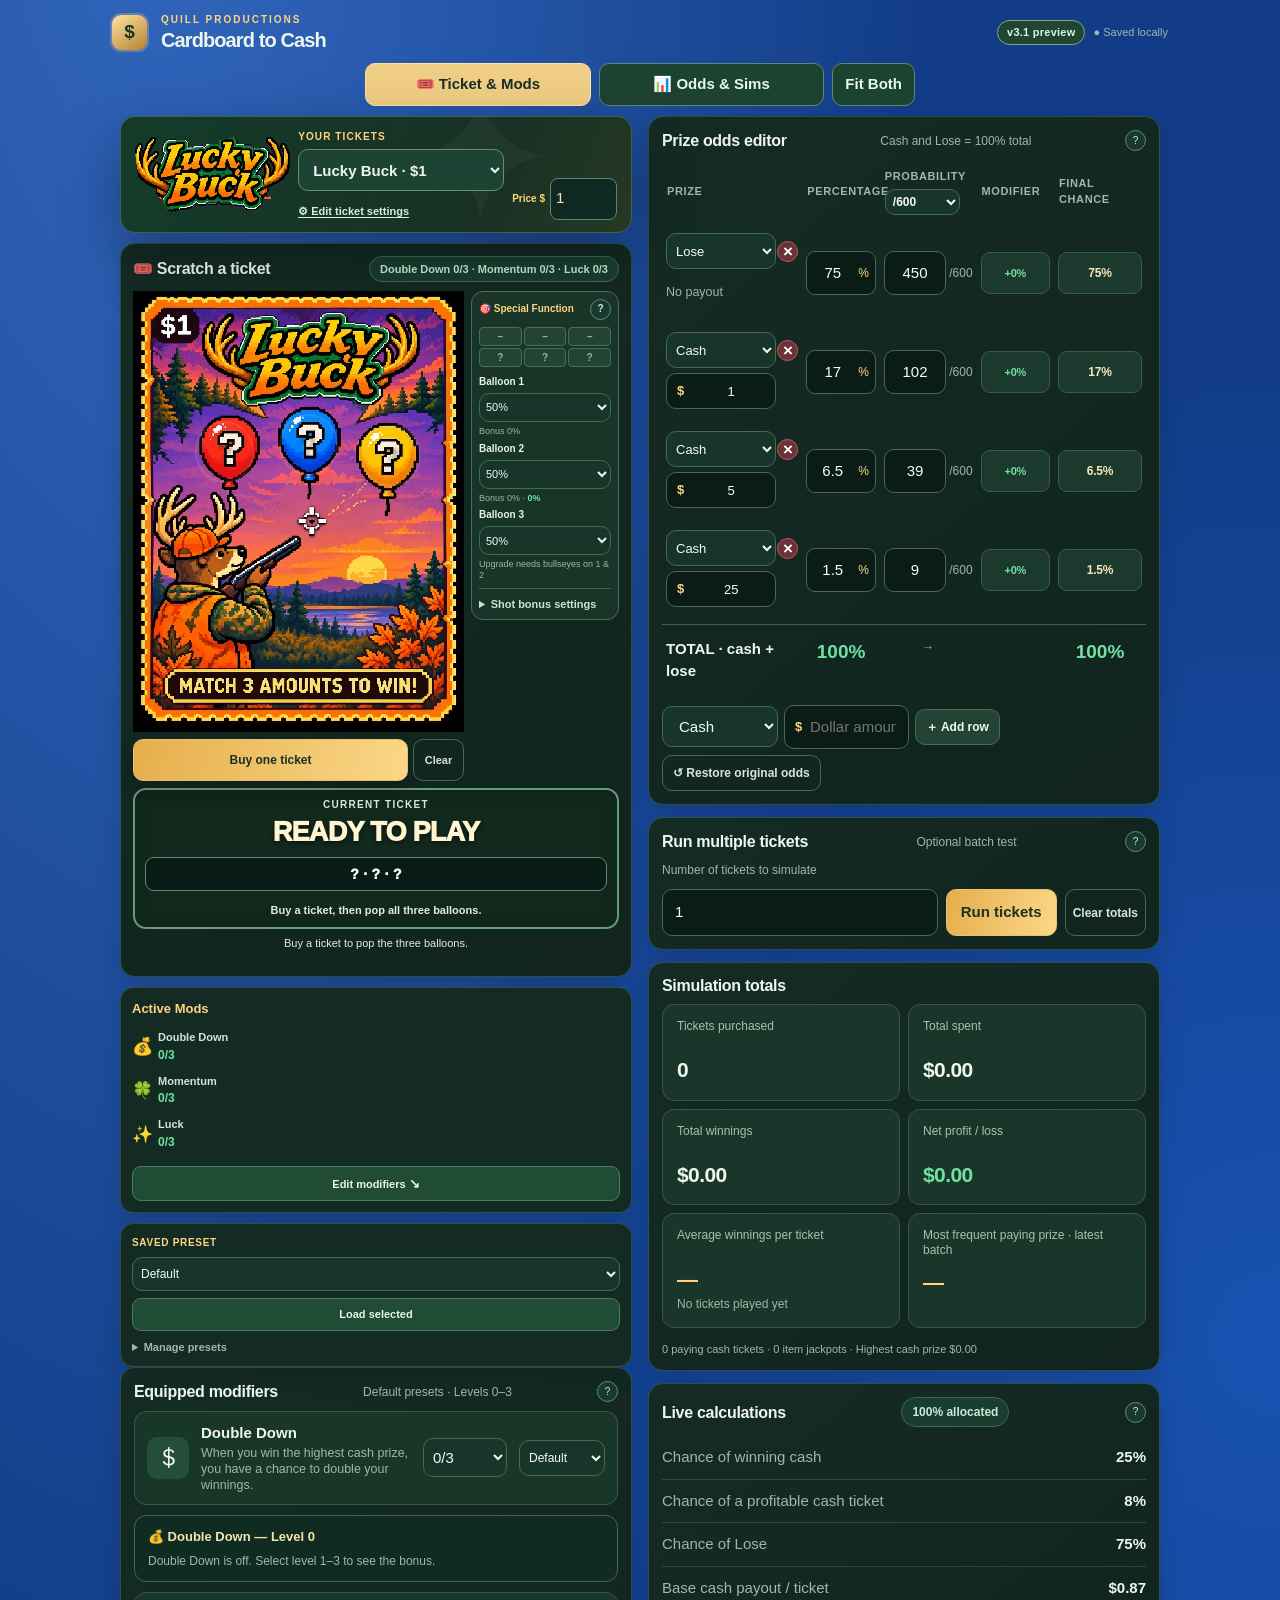
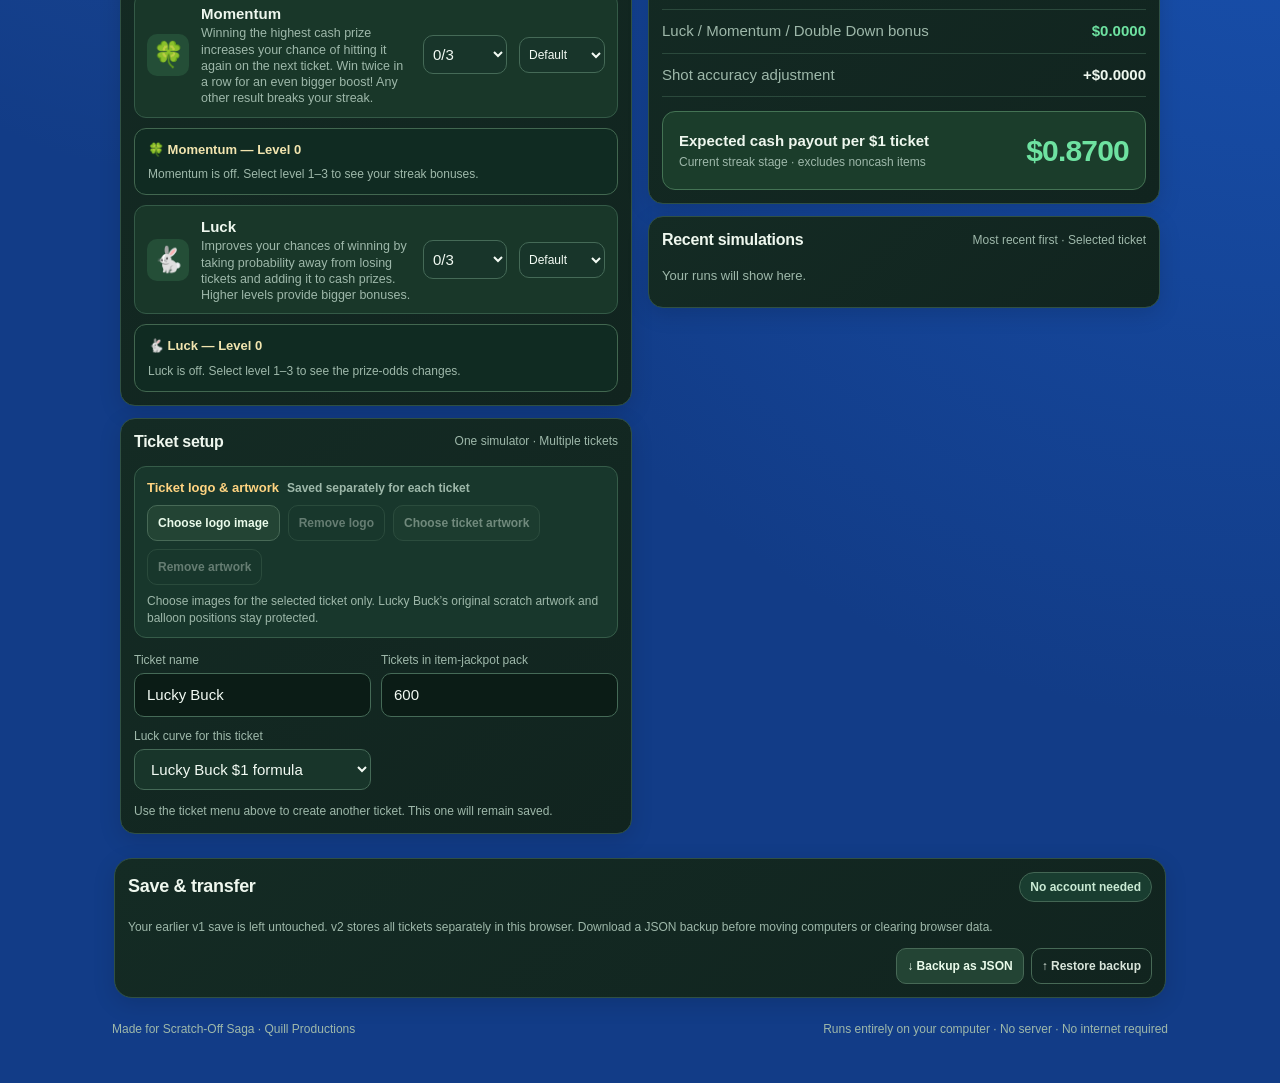
<file: shots-preview.html>
<!doctype html>
<html lang="en">
<head>
<meta charset="utf-8"><meta name="viewport" content="width=device-width, initial-scale=1"><meta name="color-scheme" content="dark"><title>Cardboard to Cash — Lucky Buck Simulator</title>
<style>

:root{--bg:#123c87;--panel:#122721;--panel2:#17312a;--border:#305044;--text:#eef7ee;--muted:#9eb8aa;--green:#6ee2a1;--gold:#ffd481;--red:#ff8383;--shadow:0 20px 60px #0005}
*{box-sizing:border-box}body{margin:0;color:var(--text);font:15px/1.5 -apple-system,BlinkMacSystemFont,"Segoe UI",sans-serif;background:radial-gradient(ellipse at 12% -10%,#579aff7a,transparent 49%),radial-gradient(ellipse at 100% 50%,#1e64d48c,transparent 52%),var(--bg);min-height:100vh}button,input,select{font:inherit}button{cursor:pointer}button:disabled{opacity:.4;cursor:not-allowed}a{color:var(--green)}.wrap{max-width:1250px;margin:0 auto;padding:24px 24px 70px}.header{display:flex;align-items:center;justify-content:space-between;gap:20px;margin-bottom:20px}.brand{display:flex;align-items:center;gap:14px}.brand-mark{width:48px;height:48px;border-radius:14px;background:linear-gradient(145deg,#ffe4a1,#b68030);display:grid;place-items:center;color:#183622;font-weight:900;font-size:27px;box-shadow:0 0 0 2px #ffd48144}.brand small{display:block;font-weight:800;font-size:10px;letter-spacing:2px;color:var(--gold)}.brand h1{font-size:28px;line-height:1.1;margin:2px 0;font-weight:850;letter-spacing:-.9px}.header-right{display:flex;align-items:center;gap:10px;flex-wrap:wrap;justify-content:flex-end}.tag{border:1px solid #436654;background:#193d30;padding:5px 10px;border-radius:99px;font-size:12px;color:#c9ead4;font-weight:650}.save{font-size:12px;color:var(--muted)}.hero{border:1px solid #3e634b;box-shadow:var(--shadow);border-radius:22px;background:linear-gradient(112deg,#143c2a,#183125 70%,#253823);padding:22px 26px;margin-bottom:18px;display:flex;justify-content:space-between;gap:22px;align-items:center;overflow:hidden;position:relative}.hero:after{content:"✦";position:absolute;font-size:190px;color:#ffffff09;right:14%;top:-100px;pointer-events:none}.hero h2{font-size:27px;margin:1px 0 4px;line-height:1.2;letter-spacing:-.6px}.hero p{margin:0;color:#c2d8c8;font-size:14px}.hero .eyebrow{font-size:11px;letter-spacing:2px;color:var(--gold);font-weight:800}.hero-price{font-size:46px;line-height:1;font-weight:900;color:var(--gold);white-space:nowrap}.hero-price span{display:block;font-size:11px;color:#d4e0d4;text-align:right;letter-spacing:1px;font-weight:600;margin-top:6px}.layout{display:grid;grid-template-columns:minmax(0,1.35fr) minmax(330px,.85fr);gap:18px;align-items:start}.stack{display:grid;gap:18px}.card{background:linear-gradient(140deg,#142b24,#11241f);border:1px solid var(--border);border-radius:18px;padding:20px;box-shadow:0 6px 22px #0002}.card-top{display:flex;align-items:center;justify-content:space-between;gap:12px;margin-bottom:16px}.card h3{font-size:18px;line-height:1.2;margin:0;font-weight:780;letter-spacing:-.3px}.muted{color:var(--muted)}.tiny{font-size:12px}.green{color:var(--green)}.gold{color:var(--gold)}.red{color:var(--red)}.stat-value{font-weight:850;font-variant-numeric:tabular-nums;font-size:22px;letter-spacing:-.6px}.luck-line{display:flex;align-items:center;gap:14px}.luck-symbol{width:54px;height:54px;border-radius:14px;background:#244e37;display:grid;place-items:center;font-size:29px;border:1px solid #4b8660}.luck-main{flex:1}.luck-label{color:var(--gold);font-size:12px;font-weight:750;letter-spacing:1px}.luck-row{display:flex;align-items:center;justify-content:space-between;gap:8px;flex-wrap:wrap}.luck-row strong{font-size:22px;color:var(--green)}select,input{min-width:0;width:100%;border:1px solid #456a57;border-radius:10px;background:#0b1c16;color:#f3fbf4;padding:10px 12px;outline:none}select:focus,input:focus{border-color:var(--gold);box-shadow:0 0 0 3px #ffd4811c}select{background:#18352a}input[type=number]{font-variant-numeric:tabular-nums;-moz-appearance:textfield}input::-webkit-outer-spin-button,input::-webkit-inner-spin-button{-webkit-appearance:none;margin:0}.luck-control{display:grid;grid-template-columns:minmax(0,1fr) minmax(145px,.9fr);gap:14px;margin-top:14px}.luck-control label{display:block;font-size:12px;color:var(--muted);margin-bottom:5px}.luck-hint{font-size:12px;color:var(--muted);align-self:center}.luck-hint strong{color:var(--green)}.slider-control{display:flex;align-items:center}.slider-control input{padding:0;accent-color:#65d993;cursor:pointer}.subline{font-size:12px;color:var(--muted);margin-top:12px}.pill{color:var(--green);background:#17442d;border-radius:7px;font-size:12px;font-weight:750;padding:4px 7px}.table-wrap{overflow-x:auto}.odds-table{width:100%;border-collapse:separate;border-spacing:0 8px;table-layout:fixed}.odds-table th{text-align:left;font-size:11px;text-transform:uppercase;letter-spacing:.6px;color:var(--muted);font-weight:750;padding:0 5px 5px;white-space:nowrap}.odds-table td{padding:2px 4px;font-variant-numeric:tabular-nums}.odds-table td input{padding:10px 7px;text-align:center}.odds-table th:nth-child(1){width:24%}.odds-table th:nth-child(2){width:25%}.odds-table th:nth-child(3){width:27%}.odds-table th:nth-child(4){width:24%}.odds-cell{background:#1c392d;border:1px solid #375d49;border-radius:9px;padding:9px 5px;min-height:42px;text-align:center;white-space:nowrap;font-size:13px}.mods .pos{display:block;color:var(--green);font-weight:780}.mods .neg{display:block;color:var(--red);font-size:11px}.odds-cell.final{color:#f7e5ba;font-weight:800}.odds-table tfoot td{border-top:1px solid #3f614c;padding-top:13px}.odds-table tfoot .total{font-size:19px;font-weight:850;color:var(--green);text-align:center}.delete-row{background:#663b3938;border:1px solid #824e48;color:#edb4a9;border-radius:8px;font-size:11px;padding:6px 8px;margin-top:6px;width:100%}.tools{display:flex;gap:8px;flex-wrap:wrap;margin-top:12px}.btn{border:1px solid #476956;background:#234434;color:#eafbeb;padding:10px 14px;border-radius:10px;font-weight:760;transition:filter .12s,transform .12s}.btn:hover:not(:disabled){filter:brightness(1.16)}.btn:active:not(:disabled){transform:translateY(1px)}.btn.primary{background:linear-gradient(105deg,#e5ae4c,#fbd787);color:#193225;border-color:#eac16c}.btn.ghost{background:transparent;color:#d9e5db}.btn.mini{padding:8px 10px;font-size:12px}.btn.full{width:100%}.warning{background:#51332c;border:1px solid #925648;border-radius:10px;padding:11px 13px;color:#ffb6ab;font-size:13px;margin-top:13px;display:none}.explain{border:1px solid #40614d;border-radius:10px;padding:11px 13px;background:#173729;font-size:12px;color:#b9cfbe;margin-top:12px}.kv{display:flex;align-items:center;justify-content:space-between;gap:20px;padding:10px 0;border-bottom:1px solid #2b493c}.kv:last-child{border-bottom:none}.kv strong{white-space:nowrap;font-variant-numeric:tabular-nums}.big-ev{background:#1b3d2b;border:1px solid #447354;border-radius:13px;padding:16px;display:flex;align-items:center;justify-content:space-between;gap:12px;margin-top:14px}.big-ev .value{font-size:30px;font-weight:900;color:var(--green);letter-spacing:-.8px}.scratch{background:repeating-linear-gradient(150deg,#28533a,#28533a 11px,#2d5b3f 11px,#2d5b3f 22px);border:2px dashed #91b86e;border-radius:15px;min-height:214px;padding:20px;text-align:center;display:flex;flex-direction:column;align-items:center;justify-content:center;gap:8px;box-shadow:inset 0 1px 20px #0002}.scratch .eyebrow{letter-spacing:2.8px;color:#eed598;font-weight:850;font-size:11px}.scratch .question{font-size:55px;font-weight:900;color:#f8d98b;letter-spacing:4px;line-height:1.15}.scratch .win{font-size:48px;font-weight:900;color:#ffe39a;line-height:1.2}.scratch .secondary{color:#d8ebdf;font-weight:550}.scratch .sticker{font-size:34px}.action-row{display:grid;grid-template-columns:1fr 116px;gap:8px;margin-top:12px}.batch-row{display:grid;grid-template-columns:1fr 116px;gap:8px;margin-top:10px}.result-grid{display:grid;grid-template-columns:1fr 1fr;gap:10px}.result-box{background:#1a362a;border:1px solid #355845;border-radius:12px;padding:14px;min-height:92px}.result-box .label{color:#a9bfaf;font-size:12px;line-height:1.25;min-height:27px}.result-box .number{margin-top:8px;font-weight:850;font-size:23px;letter-spacing:-.6px;font-variant-numeric:tabular-nums;word-break:break-word}.result-box.feature{grid-column:1/-1;min-height:100px;display:flex;align-items:center;justify-content:space-between;gap:10px;background:#1a412d;border-color:#3f8159}.result-box.feature .label{font-size:14px;min-height:0;color:#e3f4e4;font-weight:780}.result-box.feature .number{color:var(--gold);font-size:31px;white-space:nowrap}.footnote{font-size:12px;color:var(--muted);margin:13px 0 0}.history-list{display:flex;flex-direction:column;gap:8px;max-height:300px;overflow-y:auto}.history-item{border:1px solid #30503e;border-radius:11px;padding:11px 12px;display:flex;justify-content:space-between;gap:10px;align-items:center}.history-item .sub{color:#9bb2a3;font-size:11px}.history-item strong{font-size:15px}.empty{color:var(--muted);font-size:13px;padding:8px 0}.app-footer{margin-top:22px;display:flex;justify-content:space-between;gap:14px;flex-wrap:wrap;color:var(--muted);font-size:12px}.divider{height:1px;background:#2c4f3d;margin:8px 0}.toast{position:fixed;bottom:22px;right:20px;background:#265e3d;border:1px solid #539269;padding:10px 16px;border-radius:11px;z-index:100;font-weight:700;box-shadow:var(--shadow);display:none}.toast.show{display:block}.grid-tools{display:flex;gap:7px;flex-wrap:wrap;justify-content:flex-end}.soft{font-weight:600;color:#cae3d2}.hidden{display:none!important}input[type=file]{display:none}
@media(max-width:980px){.layout{grid-template-columns:1fr}.wrap{max-width:710px}.hero h2{font-size:23px}}
@media(max-width:560px){.wrap{padding:14px 12px 48px}.brand h1{font-size:22px}.brand-mark{width:40px;height:40px;font-size:24px}.brand{gap:9px}.header{align-items:flex-start}.header-right .tag{display:none}.header-right{gap:5px}.card{padding:15px}.hero{padding:18px}.hero h2{font-size:20px}.hero-price{font-size:35px}.odds-table td{padding:2px}.odds-table th{font-size:10px;padding:0 2px}.odds-cell{padding:8px 3px;font-size:12px}.odds-table td input{padding:9px 3px;font-size:13px}.luck-control{grid-template-columns:1fr}.result-box .number{font-size:21px}.result-box.feature .number{font-size:27px}}

/* v2 controls retain the original visual palette and layout. */
.hero-ticket-controls{display:flex;align-items:center;gap:9px;position:relative;z-index:1}
.hero-price{text-align:right}.hero-price .ticket-cost{font-size:46px}.hero-price span{font-size:11px}
.add-ticket{font-size:25px;width:42px;height:42px;display:grid;place-items:center;border-radius:12px;padding:0}
.modifier-list{display:grid;gap:10px}
.modifier-details{display:grid;gap:7px;padding:11px 13px;background:#102b22;border:1px solid #426750;border-radius:12px}
.modifier-details-header{font-size:13px;color:#f2e5af}
.modifier-details-summary{font-size:12px;color:var(--muted);line-height:1.4}
.modifier-details-rates{display:grid;gap:8px}
.modifier-details-line{display:flex;align-items:baseline;justify-content:space-between;gap:12px;font-size:12px}
.modifier-details-line strong{color:#a1efab;white-space:nowrap}
.modifier-details-note{font-size:11px;color:var(--muted);line-height:1.4;display:block}
.modifier-row{display:flex;align-items:center;gap:12px;background:#193729;border:1px solid #345a47;border-radius:12px;padding:10px 12px}
.modifier-emoji{display:grid;place-items:center;width:42px;height:42px;flex:none;background:#244e37;border-radius:10px;font-size:25px}
.modifier-label{flex:1;min-width:0}.modifier-label strong{display:block;font-size:15px}.modifier-label small{display:block;color:var(--muted);line-height:1.3}
.modifier-row select{width:84px;flex:none;padding:9px 5px}
.ticket-config{display:grid;grid-template-columns:1fr 1fr;gap:10px;margin:12px 0}
.ticket-config .wide{grid-column:1/-1}.field-label{color:var(--muted);font-size:12px;display:block;margin-bottom:4px}
.ticket-config input,.ticket-config select{width:100%}.ticket-select{min-width:155px}
.odds-table{min-width:680px;table-layout:fixed}
.odds-table th:nth-child(1){width:29%}.odds-table th:nth-child(2){width:16%}.odds-table th:nth-child(3){width:20%}.odds-table th:nth-child(4){width:16%}.odds-table th:nth-child(5){width:19%}
.odds-table th{white-space:normal}.odds-table td{vertical-align:top}
.odds-table .row-name{position:relative;padding-right:17px}
.odds-table .row-name select,.odds-table .row-name input{margin-bottom:4px;padding:8px 6px}
.odds-table .row-name small{display:block;line-height:1.2}
.delete-row{position:absolute;right:0;top:-1px;width:21px;height:21px;padding:0;margin:0;border-radius:50%;font-size:17px;font-weight:800;line-height:17px;background:#6c3337;border:1px solid #b85d62;color:#fff;z-index:2}
.percent-wrap{display:flex;align-items:center;border:1px solid #456a57;border-radius:9px;background:#0b1c16;padding-right:6px}
.percent-wrap:focus-within{border-color:var(--gold)}.percent-wrap input{border:0;box-shadow:none!important;padding:8px 4px;min-width:0;text-align:right;background:transparent}
.percent-wrap .unit{color:var(--gold);font-size:12px}
.ratio-wrap{display:flex;align-items:center;gap:3px}.ratio-wrap input{padding:9px 4px;text-align:right;min-width:0}.ratio-wrap span{white-space:nowrap;font-size:12px;color:var(--muted)}
.denominator-picker{display:inline-block;width:75px;font-size:12px;padding:4px 3px;margin-top:4px}
.type-hint{display:block;color:var(--muted);font-size:10px;margin-top:3px}
.row-final{padding:9px 4px;text-align:center}.type-config{display:flex;gap:6px;flex-wrap:wrap;align-items:center;margin-top:12px}
.type-config select{width:116px}.type-config input{width:125px}.type-config .btn{white-space:nowrap}
.result-box.feature{grid-column:auto;min-height:92px;display:block;background:#1a362a;border-color:#355845}
.result-box.feature .label{font-size:12px;min-height:27px;color:#a9bfaf;font-weight:400}
.result-box.feature .number{font-size:23px;white-space:normal}
.subtle-notice{font-size:12px;color:var(--muted);margin-top:10px}
.ticket-create-hint{font-size:12px;color:var(--muted)}
@media(max-width:560px){.hero-ticket-controls{gap:6px}.hero-price .ticket-cost{font-size:34px}.add-ticket{height:38px;width:36px}.ticket-config{grid-template-columns:1fr 1fr}.modifier-row{gap:8px;padding:9px}.modifier-row select{width:77px}.modifier-emoji{width:36px;height:36px}.hero{gap:8px}.hero h2{font-size:20px}.type-config input{width:100px}}

.preset-toolbar{display:flex;align-items:center;justify-content:flex-start;margin:-5px 0 17px;padding:12px 16px;background:#142b24;border:1px solid var(--border);border-radius:15px}.preset-left{display:flex;align-items:center;flex-wrap:wrap;gap:9px}.preset-left label{font-size:12px;font-weight:800;color:var(--gold)}.preset-left select{width:142px;padding:8px 9px}.preset-left button{border:1px solid #507b61;background:#1b4932;color:#f3fbf4;border-radius:9px;padding:8px 11px;font-size:12px;font-weight:750}.preset-left button:disabled{opacity:.45}.preset-hint{font-size:11px;color:var(--muted)}#ticketLuck{white-space:normal;text-align:right;line-height:1.5}
.version-badge{display:inline-flex;align-items:center;justify-content:center;border:1px solid #7aa88a;background:#204632;color:#d5f7df;border-radius:999px;padding:3px 9px;font-size:11px;font-weight:800;letter-spacing:.25px;white-space:nowrap}.header-right{gap:8px}.header-right .save{font-size:11px}.money-field{position:relative;min-width:0}.money-field>span{position:absolute;left:11px;top:50%;transform:translateY(-50%);z-index:1;font-weight:750;font-size:13px;color:var(--gold);pointer-events:none}.money-field>input{padding-left:25px!important;min-width:0;width:100%}.shot-rate-help{font-size:10px;line-height:1.3;color:#b7d0bd;margin:2px 0 7px;letter-spacing:0;overflow-wrap:break-word}.shot-calculator .field-label{font-size:12px;font-weight:750;color:#e6f6e6}.shot-calculator .shot-rate-help{font-weight:400}
/* Pixel-art Lucky Buck shot calculator */
.ticket-layout{display:grid;grid-template-columns:minmax(0,1fr) 154px;align-items:start;gap:12px;margin-top:4px}
.ticket-art{position:relative;aspect-ratio:1086/1448;max-width:100%;min-width:0;touch-action:pan-y;user-select:none}
.ticket-art img{display:block;width:100%;height:100%;object-fit:fill;image-rendering:pixelated;pointer-events:none}
.balloon-target{position:absolute;display:grid;place-items:center;width:18%;height:14%;border:2px solid #ffeeb54d;box-shadow:inset 0 2px 12px #ffffff1a;background:#0000;color:transparent;border-radius:50%;cursor:crosshair;touch-action:none;font-weight:900;font-size:clamp(14px,2.8vw,28px);text-shadow:0 2px 3px #0009}
.balloon-target.b1{left:18.7%;top:29.5%}.balloon-target.b2{left:44%;top:28%}.balloon-target.b3{left:69%;top:30.5%}
.balloon-target.popped{background:#101b2ff0;color:#ffe8a4;border:2px dotted #ffe9a4;box-shadow:0 0 0 5px #ffeeb521,0 0 18px #000a;animation:popin .22s ease-out;cursor:default}
@keyframes popin{0%{transform:scale(1.26);opacity:.3}100%{transform:scale(1);opacity:1}}
.shot-calculator{padding:10px;background:#183528;border:1px solid #446a56;border-radius:11px;min-width:0}
.shot-title{color:var(--gold);font-weight:800;font-size:13px;line-height:1.25}
.shot-field{margin-bottom:11px}.shot-field label,.shot-edit label{display:block;color:#e6f6e6;font-weight:750;font-size:12px;margin-bottom:4px}.shot-field select,.shot-calculator>select{font-size:12px;padding:7px 3px;width:100%;min-width:0}.shot-field small{display:block;color:#9bb8a1;margin-top:4px;line-height:1.2;font-size:10px}
.shot-edit{display:grid;gap:5px;margin-top:7px}.shot-edit input{padding:7px 5px;font-size:12px}
.shot-projection{font-size:10px;color:var(--green);line-height:1.45;margin:10px 0 0;overflow-wrap:anywhere}
.ticket-message{font-size:12px;color:#e8ebd9;text-align:center;margin:10px 0 2px;min-height:22px}
.odds-cell{overflow:hidden;font-variant-numeric:tabular-nums;white-space:nowrap;text-overflow:ellipsis;font-size:12px;letter-spacing:-.18px}
.odds-cell .pos,.odds-cell .neg{font-size:11px;white-space:nowrap}
.row-final{font-size:12px;white-space:nowrap}
@media(max-width:520px){.ticket-layout{grid-template-columns:minmax(0,1fr) 133px;gap:7px}.shot-calculator{padding:7px}.shot-title{font-size:12px}.shot-field{margin-bottom:7px}.shot-field select{padding:6px 2px}.balloon-target{border-width:1px}}
@media(max-width:365px){.ticket-layout{grid-template-columns:minmax(0,1fr) 122px;gap:5px}.shot-calculator{padding:5px}}

.cash-amount{display:flex;align-items:center;gap:3px}.cash-amount span{color:var(--gold);font-weight:850}.cash-amount input{min-width:0;flex:1;margin:0!important}

.modifier-row .rate-mode{width:86px;flex:none;font-size:12px}
.rate-editor{border:1px solid #46664c;border-radius:10px;background:#0d2820;padding:10px;margin:-5px 0 9px}
.rate-editor strong{color:var(--gold);font-size:12px}.rate-editor small{color:#abbdac;font-size:11px;display:block;margin-top:6px}
.rates-grid{display:grid;grid-template-columns:65px minmax(0,1fr);gap:6px;align-items:center;margin-top:9px;font-size:11px}
.rates-grid-3{grid-template-columns:54px repeat(2,minmax(0,1fr))}
.rates-grid-5{grid-template-columns:44px repeat(4,minmax(0,1fr))}
.rates-grid input{width:100%;min-width:0;padding:7px 3px;font-size:12px;text-align:center}
.rates-grid span{color:#a2bfac;font-size:11px;line-height:1.25}
@media(max-width:480px){.modifier-row{flex-wrap:wrap}.modifier-row .rate-mode{margin-left:auto;width:84px}.modifier-label{min-width:160px}.rates-grid-5 input{font-size:11px;padding:5px 1px}}

@media(max-width:400px){.ticket-layout{grid-template-columns:minmax(0,1fr) 126px;gap:6px}.card{padding:12px}.shot-field label{font-size:11px}.shot-field select{font-size:12px}}

.odds-toolbar{display:flex;align-items:center;justify-content:space-between;gap:12px;margin:0 0 12px;color:var(--muted);font-size:12px}.odds-toolbar label{font-weight:700}.odds-toolbar select{max-width:135px;flex:none}

@media(max-width:650px){
 .ticket-layout{display:flex;flex-direction:column;gap:12px}
 .ticket-art{width:100%;max-width:350px;margin:0 auto}
 .shot-calculator{display:grid;grid-template-columns:repeat(3,minmax(0,1fr));column-gap:7px;row-gap:6px;padding:12px}
 .shot-calculator .shot-title,.shot-calculator>p,.shot-calculator>label,.shot-calculator>select,.shot-calculator .shot-edit{grid-column:1/-1}
 .shot-calculator .shot-field{margin:0}
 .shot-calculator .shot-field label{font-size:12px}
 .shot-calculator .shot-field select{padding:9px 3px;font-size:13px}
 .shot-calculator .shot-field small{min-height:28px;font-size:10px}
 .shot-calculator .shot-title{font-size:14px}
 .shot-calculator .shot-edit{display:grid;grid-template-columns:1fr 1fr;gap:7px}
 .shot-calculator .shot-edit label{margin:0}
}



/* Preserve the original prize grid. Only align its rows and contain numeric text. */
.odds-table tbody tr{height:91px}
.odds-table tbody td{vertical-align:middle}
.odds-table .row-name{min-width:0;height:80px;display:flex;flex-direction:column;align-items:stretch;gap:5px;justify-content:flex-start;padding-right:22px}
.odds-table .row-name select,.odds-table .row-name input{width:100%;min-width:0;height:36px;margin:0;padding:7px 5px;font-size:13px}
.odds-table .row-name small{height:36px;display:flex;align-items:center}
.odds-table .row-name .delete-row{right:0;top:8px}
.odds-table .odds-cell{min-width:0;width:100%;overflow:hidden;text-overflow:clip;white-space:nowrap;font-size:12px;display:flex;align-items:center;justify-content:center;padding:8px 2px;font-variant-numeric:tabular-nums}
.odds-table .percent-wrap,.odds-table .ratio-wrap{min-width:0}
.odds-table .percent-wrap input,.odds-table .ratio-wrap input{min-width:0;max-width:100%}
/* Keep the scratch-off prominent on narrow screens; desktop stays top-right. */
@media(max-width:980px){.layout>.stack{display:contents}.layout>.stack:nth-child(2)>section:first-child{order:-1}}


/* v2.8: compact ticket selector and ticket-first showcase */
.hero-intro{min-width:0;flex:1}.hero-intro h2{overflow-wrap:anywhere}
.hero-ticket-controls{display:flex;align-items:center;gap:16px;min-width:0}
.hero-ticket-controls .hero-price{flex:none}.ticket-switcher{display:grid;gap:5px;min-width:0;position:relative;z-index:2}
.ticket-switcher label{color:var(--gold);font-size:11px;font-weight:850;letter-spacing:1.1px}
.ticket-switcher .ticket-select{width:225px;max-width:100%;min-width:0;min-height:40px;padding:8px 10px;font-weight:700;border-color:#668f6d;background:#1c4334;color:var(--text)}
.ticket-switcher .ticket-select:focus-visible,.preset-mini select:focus-visible,button:focus-visible{outline:2px solid var(--gold);outline-offset:2px}
.showcase{display:grid;grid-template-columns:minmax(115px,.7fr) minmax(0,2.6fr) minmax(142px,.82fr);gap:14px;align-items:start;margin-bottom:18px}
.showcase-center{min-width:0}.showcase-center>.card{width:100%;min-width:0}
.showcase-center .card-top{gap:8px;flex-wrap:wrap}.showcase-center #ticketLuck{white-space:normal;font-size:11px;text-align:right;line-height:1.3}
.preset-mini,.active-mods{min-width:0;background:#142b24;border:1px solid var(--border);border-radius:14px;padding:12px;box-shadow:0 6px 22px #0002}
.preset-caption{display:block;color:var(--gold);font-size:10px;font-weight:800;letter-spacing:.7px;margin-bottom:7px}
.preset-mini select{width:100%;min-width:0;font-size:12px;padding:8px 4px}
.preset-load,.preset-buttons button,.edit-mods-btn{width:100%;border:1px solid #507b61;background:#204b34;color:#e8f4e9;border-radius:9px;padding:7px 5px;font-size:11px;font-weight:750}
.preset-load{margin-top:7px}.preset-more{margin-top:8px;color:var(--muted);font-size:11px}
.preset-more summary{cursor:pointer;list-style-position:inside;font-weight:700}
.preset-buttons{display:grid;gap:6px;margin-top:9px}.preset-hint{font-size:10px;color:var(--muted);line-height:1.35;margin:7px 0 0;overflow-wrap:anywhere}
.active-mods h3{font-size:13px;color:var(--gold);margin:0 0 12px;font-weight:850}
.mod-status{display:grid;grid-template-columns:21px minmax(0,1fr);gap:2px 5px;align-items:center;margin-bottom:11px}
.mod-status>span:first-child{grid-row:span 2;font-size:17px}.mod-status>span:nth-child(2){font-size:11px;color:#d2e5d6;font-weight:700;overflow-wrap:anywhere;line-height:1.15}
.mod-status strong{grid-column:2;font-variant-numeric:tabular-nums;font-size:12px;color:var(--green)}
.edit-mods-btn{margin-top:4px}.edit-mods-btn span{font-size:13px}
.ticket-dialog{color:var(--text);background:#142d24;border:1px solid #65856f;border-radius:18px;box-shadow:0 20px 75px #000b;width:min(90vw,405px);padding:22px;max-height:90vh}
.ticket-dialog::backdrop{background:#071911be;backdrop-filter:blur(3px)}
.ticket-dialog form{display:grid;gap:8px}.ticket-dialog h3{margin:0;font-size:20px;line-height:1.2}
.ticket-dialog p{margin:3px 0 9px;font-size:12px;color:var(--muted);line-height:1.3}
.dialog-heading{display:flex;gap:10px;align-items:flex-start;margin-bottom:7px}.dialog-heading>span{font-size:25px}
.ticket-dialog label{font-size:12px;color:var(--gold);font-weight:750}
.ticket-dialog input{width:100%;min-width:0}.ticket-dialog .dialog-error{color:var(--red);min-height:0;font-size:11px;margin:0}
.dialog-actions{display:flex;gap:8px;margin-top:8px}.dialog-actions .btn{flex:1;font-size:13px}
.new-amount-field{width:125px;min-width:0}.new-amount-field input{width:100%!important}
.money-field>span.hidden+input{padding-left:9px!important}
#modifierEditor{scroll-margin-top:15px}
.card h3,.card-top h3,.active-mods h3{font-family:inherit}
@media(max-width:1120px){.showcase{grid-template-columns:minmax(108px,.7fr) minmax(0,2.3fr) minmax(132px,.8fr);gap:10px}}
@media(max-width:850px){.showcase{grid-template-columns:minmax(0,1fr) minmax(0,1fr);gap:10px}.showcase-left{grid-column:1;grid-row:1}.showcase-right{grid-column:2;grid-row:1}.showcase-center{grid-column:1/-1;grid-row:2}.preset-mini,.active-mods{padding:10px}.active-mods h3{margin-bottom:8px}.mod-status{display:flex;align-items:center;gap:6px;margin-bottom:6px}.mod-status strong{margin-left:auto}.mod-status>span:nth-child(2){font-size:11px}.edit-mods-btn{margin-top:7px}.layout>.stack{display:grid}.layout>.stack:nth-child(2)>section:first-child{order:0}}
@media(max-width:620px){.hero{display:grid;grid-template-columns:minmax(0,1fr) minmax(135px,.95fr);gap:10px;padding:13px}.hero-intro p{display:none}.hero-intro .eyebrow{font-size:9px;letter-spacing:1px}.hero h2{font-size:22px}.hero-ticket-controls{display:flex;flex-direction:column;align-items:stretch;gap:5px}.ticket-switcher .ticket-select{width:100%;min-height:38px;font-size:12px}.ticket-switcher label{font-size:10px}.hero-price{text-align:right}.hero-price .ticket-cost{font-size:25px!important}.hero-price span{font-size:9px;margin-top:2px}.showcase-center>.card{padding:12px}.showcase-center #ticketLuck{font-size:10px}.active-mods .mod-status>span:first-child{font-size:14px}}
@media(max-width:360px){.mod-status{gap:3px}.mod-status strong{font-size:11px}.active-mods h3{font-size:12px}.preset-mini select{font-size:11px}}
@media(max-width:980px){.layout>.stack{display:grid}.layout>.stack:nth-child(2)>section:first-child{order:0}}

/* v2.8.1 iPhone layout repair: the scratch panel must occupy the entire
   available row instead of collapsing into a left-side grid track. */
@media(max-width:980px){
  .wrap{width:100%;min-width:0;box-sizing:border-box}
  .showcase{
    display:flex;
    flex-direction:row;
    flex-wrap:wrap;
    align-items:stretch;
    width:100%;
    max-width:100%;
    min-width:0;
    gap:10px;
  }
  .showcase-left,.showcase-right{
    display:block;
    flex:1 1 calc(50% - 5px);
    width:calc(50% - 5px);
    max-width:calc(50% - 5px);
    min-width:0;
    margin:0;
  }
  .showcase-left{order:1}
  .showcase-right{order:2}
  .showcase-center{
    display:block;
    order:3;
    flex:1 0 100%;
    width:100%;
    max-width:100%;
    min-width:0;
    margin:0;
  }
  .showcase-center>.card,.showcase-center .ticket-layout,.showcase-center .shot-calculator{
    box-sizing:border-box;
    width:100%;
    max-width:100%;
    min-width:0;
  }
  .showcase-center .ticket-art{display:block;margin-left:auto;margin-right:auto}
}
@media(max-width:620px){
  .showcase-center>.card{padding:12px}
  .showcase-center .ticket-art{width:100%;max-width:350px}
  .showcase-center .ticket-layout{display:flex;flex-direction:column;align-items:stretch}
  .showcase-center .shot-calculator{display:grid;grid-template-columns:repeat(3,minmax(0,1fr))}
}

/* v2.8.2: winning outcome belongs directly beside the scratch ticket. */
.showcase-center .ticket-layout{
 display:grid;
 grid-template-columns:minmax(0,1fr) minmax(182px,.65fr);
 grid-template-rows:auto 1fr;
 align-items:start;
 gap:10px;
}
.showcase-center #pixelTicket{grid-column:1;grid-row:1/span 2}
.showcase-center .ticket-result{grid-column:2;grid-row:1}
.showcase-center .shot-calculator{grid-column:2;grid-row:2}
.ticket-result{
 min-width:0;box-sizing:border-box;display:flex;flex-direction:column;align-items:center;
 justify-content:center;gap:7px;padding:15px 10px;border-radius:13px;
 border:2px solid #629c78;background:#12291e;color:#fff;
 text-align:center;box-shadow:inset 0 0 22px #0003;
}
.outcome-eyebrow{color:#d3ead8;font-size:10px;font-weight:900;letter-spacing:1.3px}
.outcome-headline{font-size:clamp(22px,2.7vw,32px);font-weight:950;line-height:1.03;
 letter-spacing:-.7px;overflow-wrap:anywhere;color:#fff5cf;text-shadow:0 2px 5px #0008}
.outcome-numbers{width:100%;border-radius:9px;background:#081b16;border:1px solid #67866c;
 padding:8px 3px;color:#fffaf0;font-variant-numeric:tabular-nums;
 font-size:clamp(20px,2.4vw,29px);font-weight:950;line-height:1.15;letter-spacing:.3px}
.outcome-explanation{margin:0;font-size:12px;line-height:1.4;color:#e0eedd;font-weight:650;overflow-wrap:anywhere}
.last-outcome-summary{margin:4px 0 0;padding-top:8px;border-top:1px solid #71927788;
 width:100%;color:#cfe9d6;font-size:11px;line-height:1.35;font-weight:650}
.ticket-result.state-win{background:linear-gradient(165deg,#31572c,#17381f);
 border-color:#ffe18d;box-shadow:0 0 0 3px #ffd48133,inset 0 0 30px #fce47917}
.ticket-result.state-win .outcome-headline{color:#ffe39a;font-size:clamp(26px,3.2vw,38px)}
.ticket-result.state-win .outcome-numbers{border-color:#ffe29b;color:#fff3ba}
.ticket-result.state-jackpot{background:#422f12;border-color:#ffd481}
.ticket-result.state-jackpot .outcome-headline{color:#ffdb7e}
.ticket-result.state-lose{background:#301f26;border-color:#f19f9f}
.ticket-result.state-lose .outcome-headline{color:#ffdddd}
.ticket-result.state-scratching{background:#18362a;border-color:#9ac4a7}
.ticket-result.state-scratching .outcome-headline{font-size:clamp(21px,2.7vw,28px)}
/* Previously popped balloons are disabled to prevent double popping.
   Override the global disabled-button opacity of .4. */
.balloon-target.popped,.balloon-target.popped:disabled{
 opacity:1!important;visibility:visible!important;animation:none!important;
 color:#fff6cd!important;background:#0b1b2e!important;
 border:3px solid #fff2ac!important;box-shadow:0 0 0 2px #112c3daa,0 4px 10px #000b!important;
 font-size:clamp(23px,3vw,34px);font-weight:950;letter-spacing:.3px;
 text-shadow:0 2px 2px #000,0 0 8px #000!important;
}
@media(max-width:650px){
 .showcase-center .ticket-layout{display:flex;flex-direction:column;gap:10px}
 .showcase-center #pixelTicket{order:0}
 .showcase-center .ticket-result{order:1;align-self:stretch;min-height:142px;width:100%}
 .showcase-center .shot-calculator{order:2;align-self:stretch}
 .outcome-headline{font-size:clamp(28px,7vw,38px)}
 .outcome-numbers{font-size:clamp(25px,6.5vw,34px)}
 .ticket-result.state-win .outcome-headline{font-size:clamp(33px,8vw,42px)}
 .balloon-target.popped,.balloon-target.popped:disabled{font-size:clamp(24px,6vw,31px)}
}

/* v2.9 — one-thumb game loop, separated statistics and collapsible controls */
.mobile-flow{display:grid;gap:18px;width:100%;min-width:0;margin:0 0 18px}
.results-overview,.advanced-panel{min-width:0}
.flow-heading{margin:0 0 10px;padding:0 3px}
.flow-heading h2{font-size:20px;line-height:1.25;margin:0;color:#f3faf4}
.flow-heading p{font-size:12px;margin:4px 0 0;color:var(--muted)}
.results-grid{display:grid;grid-template-columns:minmax(0,1fr) minmax(0,1fr);gap:15px;align-items:start}
.results-grid .simulation-tools{grid-column:1/-1}
.results-grid>.card{min-width:0}
.simulation-tools .batch-row{max-width:520px}
.simulation-tools .subline{max-width:690px;margin:8px 0 0}
.advanced-panel{background:#10291f;border:1px solid #527860;border-radius:18px;box-shadow:0 6px 22px #0002;overflow:clip}
.advanced-panel>summary{list-style:none;display:flex;align-items:center;gap:11px;cursor:pointer;padding:15px 17px;min-height:66px}
.advanced-panel>summary::-webkit-details-marker{display:none}
.advanced-panel>summary:focus-visible{outline:2px solid var(--gold);outline-offset:-3px}
.advanced-summary-icon{font-size:22px}
.advanced-panel>summary strong{font-size:15px;color:#ebfaee;display:block}
.advanced-panel>summary small{display:block;color:var(--muted);font-size:11px;line-height:1.25;margin-top:2px}
.advanced-chevron{margin-left:auto;font-size:25px;line-height:1;color:var(--gold);transition:transform .18s}
.advanced-panel[open] .advanced-chevron{transform:rotate(180deg)}
.advanced-body{display:grid;grid-template-columns:minmax(0,1fr) minmax(0,1fr);gap:15px;padding:0 14px 14px}
.advanced-body>.card{min-width:0;padding:15px}
.advanced-body>.card:nth-child(2),.advanced-body>.card:nth-child(3){grid-column:1/-1}
.hero-edit{border:none;background:transparent;color:#d5eeda;padding:3px 0 0;text-align:left;font-size:11px;font-weight:800;text-decoration:underline;text-underline-offset:2px}
.hero-edit:hover{color:#fff1bd}
.showcase-center .shot-calculator{
 display:grid;grid-template-columns:repeat(3,minmax(0,1fr));column-gap:10px;row-gap:6px;
 grid-column:auto;grid-row:auto;
 margin:0 0 11px;padding:12px;border:1px solid #496e5b;border-radius:12px;
 min-width:0;width:100%;max-width:100%;
}
.showcase-center .shot-calculator>.shot-title,
.showcase-center .shot-calculator>p,
.showcase-center .shot-calculator>.shot-advanced{grid-column:1/-1}
.showcase-center .shot-calculator .shot-field{min-width:0;margin:2px 0}
.showcase-center .shot-calculator .shot-field label{font-size:11px;white-space:nowrap}
.showcase-center .shot-calculator .shot-field select{font-size:13px;width:100%;padding:8px 4px;min-width:0}
.shot-advanced{margin-top:3px;border-top:1px solid #3b624d;padding-top:8px}
.shot-advanced>summary{font-size:11px;font-weight:750;color:#c9e5d2;cursor:pointer;line-height:1.4}
.shot-advanced>summary:hover{color:#fff}
.shot-advanced-inner{margin:9px 0 0}
.shot-advanced-inner>label{display:block}
.shot-advanced-inner>select{width:100%;max-width:100%}
.shot-advanced-inner .shot-edit{margin-top:8px}
.showcase-center .shot-calculator .shot-projection{margin:2px 0 0;font-size:11px}
.purchase-row{display:flex;align-items:center;gap:12px;margin:0 0 12px;padding:0}
.purchase-row #buyOne{flex:1;min-height:49px;font-size:15px;font-weight:850;box-shadow:0 6px 14px #0003}
.purchase-helper{font-size:11px;color:#c2d9c7;line-height:1.35;flex:0 1 40%}
.showcase-center .ticket-layout{grid-template-columns:minmax(0,1.3fr) minmax(155px,.7fr);grid-template-rows:auto;gap:11px;align-items:start}
.showcase-center #pixelTicket{grid-column:1;grid-row:1;min-width:0}
.showcase-center .ticket-result{grid-column:2;grid-row:1;min-width:0}
.showcase-center .ticket-message{margin:12px 0 6px;line-height:1.4}
.post-actions{display:flex;flex-wrap:wrap;align-items:center;gap:8px;margin:8px 0 0}
.post-actions #buyNext{flex:1 1 180px;min-height:46px;font-weight:850}
.post-actions #revealBtn{flex:1 1 150px;min-height:42px}
.post-actions #resetTicket{flex:0 1 auto;font-size:12px;min-height:38px}
@media(max-width:850px){
 .results-grid{grid-template-columns:1fr}
 .results-grid .simulation-tools{grid-column:1}
 .advanced-body{grid-template-columns:1fr}
 .advanced-body>.card:nth-child(2),.advanced-body>.card:nth-child(3){grid-column:1}
}
@media(max-width:650px){
 .mobile-flow{gap:13px}
 .showcase-center .shot-calculator{grid-template-columns:repeat(3,minmax(0,1fr));padding:10px;gap:7px}
 .shot-advanced{grid-column:1/-1}
 .showcase-center .shot-calculator .shot-projection{grid-column:1/-1}
 .purchase-row{flex-direction:column;align-items:stretch;gap:5px}
 .purchase-row #buyOne{width:100%;min-height:52px;font-size:16px}
 .purchase-helper{flex:none;text-align:center;font-size:10px}
 .showcase-center .ticket-layout{display:flex;flex-direction:column;gap:10px}
 .showcase-center #pixelTicket{order:0;align-self:center}
 .showcase-center .ticket-result{order:1;align-self:stretch;width:100%;min-height:142px}
 .post-actions #buyNext{flex-basis:100%;min-height:50px}
 .post-actions #revealBtn{flex:1 1 150px}
 .post-actions #resetTicket{flex:0 1 auto}
 .flow-heading h2{font-size:18px}
 .advanced-panel>summary{padding:13px 12px}
 .advanced-body{padding:0 9px 9px;gap:10px}
 .advanced-body>.card{padding:12px}
}
/* v3.0 full-width column interface — enhancements layered over the preserved ticket code. */
html,body{overflow-x:hidden}
.wrap{max-width:1080px;margin:auto;padding:12px 12px 45px}
.header{margin-bottom:10px}.brand h1{font-size:20px}.brand-mark{width:35px;height:35px;font-size:19px;border-radius:9px}
.version-badge{font-size:11px}
.v3-switch{display:flex;align-items:center;gap:8px;margin:0 0 10px}
.v3-switch button{border:1px solid #618776;color:#e4f9e8;background:#1c4331;border-radius:10px;min-height:43px;padding:8px 12px;font-weight:750;flex:1;white-space:nowrap}
.v3-switch button[aria-pressed="true"]{background:#f0ce85;color:#182f25;border-color:#ffe3ab}
.v3-switch .v3-fit{flex:0 1 auto}
.v3-rail{display:flex;width:100%;overflow-x:auto;overscroll-behavior-x:contain;scroll-snap-type:x mandatory;scrollbar-width:thin;gap:0;align-items:flex-start;border-radius:16px}
.v3-rail>.v3-column{scroll-snap-align:start;flex:0 0 100%;width:100%;min-width:0;box-sizing:border-box;padding:0 2px 10px}
.v3-column>*{max-width:100%;min-width:0;margin-bottom:12px}
.v3-column .card{min-width:0;padding:13px;border-radius:15px}
.v3-column .card-top{margin-bottom:9px;gap:7px}
.v3-column .card h3{font-size:16px}
.v3-column .hero{padding:12px 14px;margin:0 0 10px;border-radius:15px;gap:8px}
.hero .hero-intro p,.hero .hero-intro .eyebrow{display:none}
.hero h2{font-size:19px!important;margin:0 0 5px}
.hero-ticket-controls{display:flex;align-items:flex-end;gap:8px;max-width:100%}
.hero .ticket-switcher{min-width:0;flex:1}
.hero .ticket-switcher label{font-size:10px}
.hero .ticket-switcher select{max-width:100%;min-height:42px}
.hero .hero-price{display:none}
.v3-price{display:flex;gap:5px;align-items:center;min-width:95px}
.v3-price label{font-size:10px;color:var(--gold);font-weight:800;white-space:nowrap}
.v3-price input{width:67px;border:1px solid #608771;border-radius:8px;padding:7px 5px;min-height:42px;background:#0e2822;color:#f8e5be;font-size:15px}
.hero-edit{font-size:11px!important;margin-top:4px}
.v3-column .showcase{display:flex!important;flex-direction:column!important;gap:10px!important;width:100%;margin:0!important}
.v3-column .showcase-center,.v3-column .showcase-right,.v3-column .showcase-left{display:block!important;flex:auto!important;width:100%!important;max-width:100%!important;min-width:0!important;margin:0!important;grid-column:auto!important;grid-row:auto!important}
.v3-column .showcase-center{order:1!important}
.v3-column .showcase-right{order:2!important}
.v3-column .showcase-left{order:3!important}
.v3-column .showcase-center>.card{padding:12px!important}
.v3-column .ticket-layout{display:flex!important;flex-direction:column!important;align-items:stretch!important;gap:8px!important;width:100%;max-width:none!important}
.v3-column .ticket-art{display:block;margin:0 auto;max-width:350px;width:100%;height:auto}
.v3-column .purchase-row{display:flex!important;flex-direction:row!important;align-items:center!important;gap:8px!important;margin:2px 0 0!important}
.v3-column #buyOne{flex:1;min-width:0;min-height:50px!important;font-size:15px!important}
.v3-column #resetTicket{flex:0 0 auto;min-height:44px;min-width:65px;font-size:12px;padding:7px 10px}
.v3-column .purchase-helper{display:none}
.v3-column #buyNext{display:none!important}
.v3-column .post-actions{margin-top:6px}
.v3-column .ticket-result{margin:0!important;max-width:none!important;width:100%;padding:11px!important}
.v3-column .ticket-message{font-size:12px}
.v3-column .shot-calculator{position:relative;min-width:0;display:grid;grid-template-columns:repeat(3,minmax(0,1fr));gap:7px;padding:9px!important;margin-top:9px}
.v3-column .shot-calculator>.shot-title{grid-column:1/-1;display:flex;align-items:center;justify-content:space-between;gap:6px;padding:0;font-size:13px}
.v3-column .shot-calculator>p.tiny{display:none}
.v3-column .shot-calculator>.shot-field{min-width:0;margin:0}
.v3-column .shot-field label{font-size:11px!important;white-space:normal}
.v3-column .shot-field select{width:100%;font-size:12px;min-height:38px;min-width:0}
.v3-column .shot-calculator>.shot-advanced,.v3-column .shot-calculator>.shot-projection{grid-column:1/-1}
.v3-column .shot-projection{font-size:10px}
.v3-shot-readout{display:flex;flex-direction:column;gap:1px;flex:0 0 auto;max-width:136px;font-size:10px}
.v3-shot-line{display:grid;grid-template-columns:repeat(3,27px);gap:2px;justify-content:end}
.v3-shot-cell{background:#234434;border:1px solid #47705b;border-radius:4px;color:#9fafa7;text-align:center;font-variant-numeric:tabular-nums;line-height:18px;font-weight:800}
.v3-shot-cell.changed{color:#6ee2a1;border-color:#4c976b}.v3-shot-cell.penalty{color:#ff8f8f;border-color:#a35454}
.shot-rates{display:grid;gap:2px}.shot-rates label{font-size:10px;font-weight:750;color:#e6f6e6;margin:3px 0 0;line-height:1.2}
.rate-pair{display:flex;gap:3px;min-width:0}.rate-pair select{flex:1 1 0;width:auto!important;min-width:0;font-size:11px;padding:3px 2px;min-height:27px}
.rate-pair select.boost{color:#6ee2a1;border-color:#4c976b}.shot-boost{color:#6ee2a1;font-weight:800}
.v3-shot-actions{display:flex;gap:4px;align-items:center}
.v3-help{border:1px solid #648b77;background:#18392d;color:#d9e5db;border-radius:50%;font-size:10px;line-height:1;width:21px;height:21px;min-width:21px;padding:0;display:inline-grid;place-items:center;vertical-align:middle;box-shadow:none}
.v3-help:focus-visible{outline:2px solid #ffd481;outline-offset:2px}
.v3-help-popup{position:fixed;z-index:1000;left:12px;right:12px;bottom:20px;max-width:460px;margin:0 auto;padding:14px;border:1px solid #8da995;border-radius:13px;background:#122921;color:#eaf9ec;box-shadow:0 12px 50px #000b;display:none}
.v3-help-popup.show{display:block}.v3-help-popup button{float:right;border:1px solid #6d9a7d;border-radius:7px;min-height:32px;background:#27503b;color:#fff;padding:4px 11px}
.v3-column .preset-mini,.v3-column .active-mods{padding:11px;border-radius:13px;max-width:100%}
.v3-column .mod-status{font-size:13px}
.v3-column .simulation-tools .batch-row{display:flex;gap:8px;max-width:none}
.v3-column .simulation-tools #batchSize{flex:1;min-width:0;min-height:47px}
.v3-column .simulation-tools #runBatch{min-width:100px;min-height:47px}
.v3-column .simulation-tools #resetStats{min-width:75px;min-height:44px;font-size:12px;padding:7px}
.v3-column .table-wrap{max-width:100%;overflow-x:auto;-webkit-overflow-scrolling:touch}
.v3-column .odds-table{min-width:420px}
.v3-column .result-grid{display:grid;grid-template-columns:repeat(2,minmax(0,1fr));gap:8px}
.v3-column .result-box{min-width:0;overflow-wrap:anywhere}
.v3-column .result-box .number{font-size:21px}
.v3-column .advanced-body{display:contents}
.v3-column #modifierEditor{margin-top:0}
.v3-footer-tools{margin:12px 2px 5px}.v3-footer-tools .card{padding:13px}
.v3-column .footnote{font-size:11px}
.v3-column .simulation-tools .subline,.v3-column .card .subtle-notice{display:none}
.v3-column #resultSummary + .footnote{display:none}
.v3-column .card p.subtle-notice{font-size:11px}
.v3-column :is(button,select,input){max-width:100%}
.v3-column .shot-advanced summary{font-size:11px}
.v3-column .hero-ticket-controls .ticket-switcher{flex:1}
.v3-column .ticket-select{width:100%;min-width:0}
.v3-fitmode .v3-column{flex-basis:50%;width:50%;overflow:hidden}
.v3-fitmode .v3-column>.hero,.v3-fitmode .v3-column>.showcase,.v3-fitmode .v3-column>.card{zoom:.57}
.v3-fitmode{overflow-x:hidden;scroll-snap-type:none}
.v3-fitmode .v3-column{padding:0 3px}
.v3-fitmode .v3-column :is(button,input,select){min-width:0}
@media (min-width:900px){.v3-rail>.v3-column{flex-basis:50%;width:50%;padding:0 8px}.v3-switch{max-width:550px;margin-inline:auto}.v3-rail{overflow:visible;scroll-snap-type:none}.v3-fitmode .v3-column{flex-basis:50%;width:50%}.v3-fitmode .v3-column>*{zoom:1}}
@media(max-width:480px){.wrap{padding:10px 9px 45px}.v3-switch button{font-size:12px;padding:7px 8px}.header{gap:6px}.save{font-size:10px}.v3-column .hero{gap:5px;padding:10px}.hero-ticket-controls{flex-wrap:wrap}.v3-column .ticket-art{max-width:330px}.v3-column .odds-table{min-width:420px}}



/* Live design: keep the Special Function compact, alongside the ticket. */
.v3-column .ticket-layout{display:grid!important;grid-template-columns:minmax(0,1fr) 128px!important;grid-template-rows:auto!important;align-items:start!important;gap:7px!important;width:100%!important;margin-top:4px!important}
.v3-column .v3-ticket-action{min-width:0;width:100%}
.v3-column .v3-ticket-action .ticket-art{display:block;width:100%!important;max-width:none!important;margin:0!important}
.v3-column .v3-ticket-action .purchase-row{margin:7px 0 0!important;gap:5px!important;align-items:stretch!important;flex-wrap:nowrap!important}
.v3-column .v3-ticket-action #buyOne{min-width:0!important;min-height:42px!important;padding:6px 3px!important;font-size:12px!important;line-height:1.1}
.v3-column .v3-ticket-action #resetTicket{min-width:51px!important;padding:5px 3px!important;min-height:42px!important;font-size:11px!important}
.v3-column .shot-calculator{display:flex!important;flex-direction:column!important;gap:4px!important;width:100%!important;min-width:0!important;max-width:128px!important;margin:0!important;padding:7px!important}
.v3-column .shot-calculator>.shot-title{display:flex!important;flex-wrap:wrap;justify-content:space-between;align-items:center;gap:3px;font-size:10px!important;line-height:1.2}
.v3-column .shot-calculator>.shot-field{min-width:0!important;width:100%!important;margin:0!important}
.v3-column .shot-field label{font-size:10px!important}
.v3-column .shot-field select{font-size:11px!important;min-height:29px!important;padding:3px 2px!important}
.v3-column .shot-field small{font-size:9px!important;line-height:1.2}
.v3-column .shot-calculator>.shot-advanced{width:100%!important;min-width:0}
.v3-column .shot-calculator>.shot-projection{display:none!important}
.v3-shot-readout{width:100%;max-width:100%!important;gap:2px;margin:3px 0}
.v3-shot-line{display:grid;grid-template-columns:repeat(3,minmax(0,1fr))!important;gap:2px!important;justify-content:stretch!important}
.v3-shot-cell{min-width:0;line-height:17px!important;font-size:10px}
.v3-column .ticket-result{width:100%!important;max-width:none!important;padding:7px 10px!important;margin:7px 0!important;min-height:0!important}
.v3-column .ticket-result .outcome-headline{font-size:clamp(20px,5vw,27px)!important}
.v3-column .ticket-result .outcome-numbers{font-size:14px!important;margin:3px 0!important}
.v3-column .ticket-result .outcome-explanation{font-size:11px!important;margin:2px 0!important}
.v3-column .ticket-message{font-size:11px;margin-top:5px}
.v3-column .post-actions{margin:4px 0 0}
@media(min-width:900px){.v3-column .ticket-layout{grid-template-columns:minmax(0,1fr) 148px!important}.v3-column .shot-calculator{max-width:148px!important}}


/* Update 12 · Issue #1: ticket identity is independent for each saved ticket. */
.brand-mark#selectedTicketBrandLogo{overflow:hidden;position:relative;display:flex;align-items:center;justify-content:center}
#selectedTicketBrandLogo img{display:block;width:100%;height:100%;object-fit:cover;object-position:center 17%;border-radius:inherit}
#selectedTicketBrandLogo span{font-size:18px;font-weight:850;line-height:1;white-space:nowrap;letter-spacing:-1px}
.ticket-media-editor{min-width:0;grid-column:1/-1;background:#18372c;border:1px solid #365c49;border-radius:12px;padding:11px 12px;margin:3px 0}
.ticket-media-title{color:var(--gold);font-size:13px;font-weight:780;display:flex;gap:8px;flex-wrap:wrap;align-items:center;margin-bottom:8px}
.ticket-media-actions{display:flex;align-items:center;gap:8px;flex-wrap:wrap}
.ticket-media-picker{display:inline-flex;min-height:36px;align-items:center;justify-content:center;cursor:pointer}
.ticket-media-picker.disabled{opacity:.42;pointer-events:none}
.ticket-media-actions .btn{min-height:36px}
.ticket-media-note{line-height:1.35;margin:8px 0 0}
.custom-ticket-art{display:block;max-width:100%;max-height:280px;object-fit:contain;border-radius:9px;margin-bottom:6px}


/* Update 12 · Issue #1 — display each ticket's actual logo in the ticket-name slot. */
.hero .ticket-logo-heading{display:flex;align-items:center;min-width:0;min-height:35px;max-width:100%}
.hero .ticket-logo-heading img{display:block;max-width:min(100%,235px);max-height:88px;width:auto;height:auto;object-fit:contain;object-position:left center;image-rendering:pixelated}
.hero .ticket-logo-heading h2{margin:0;max-width:100%;overflow-wrap:anywhere}
@media(max-width:650px){.hero .ticket-logo-heading img{max-width:min(100%,190px);max-height:74px}}
</style>
</head>
<body>
<div class="wrap">
<header class="header">
<div class="brand"><div class="brand-mark">$</div><div><small>QUILL PRODUCTIONS</small><h1>Cardboard to Cash</h1></div></div>
<div class="header-right"><span class="version-badge" title="Lucky Buck simulator version — shot rules preview">v3.1 preview</span><span class="save" id="saveStatus">Loading…</span></div>
</header>

<section class="hero">
<div class="hero-intro"><div class="eyebrow">SCRATCH-OFF SAGA · SIMULATOR</div><div class="ticket-logo-heading"><img id="heroTicketLogo" class="hidden" alt=""><h2 id="heroTicketName">Lucky Buck</h2></div><p>Build the odds, equip your luck, test the economy.</p></div>
<div class="hero-ticket-controls"><div class="ticket-switcher"><label for="ticketSelector">YOUR TICKETS</label><select class="ticket-select" id="ticketSelector" aria-label="Switch tickets or create a new ticket"></select><button class="hero-edit" type="button" id="quickEditTicket">⚙ Edit ticket settings</button></div><div class="hero-price"><div class="ticket-cost" id="heroTicketCost">$1</div><span>PER TICKET</span></div></div>
</section>
<dialog id="createTicketDialog" class="ticket-dialog" aria-labelledby="createTicketTitle">
 <form id="createTicketForm" method="dialog">
  <div class="dialog-heading"><span aria-hidden="true">🎟️</span><div><h3 id="createTicketTitle">Create a new ticket</h3><p>Your other tickets will stay saved.</p></div></div>
  <label for="createTicketName">Ticket name</label><input id="createTicketName" type="text" maxlength="70" required autocomplete="off">
  <label for="createTicketPrice">Ticket price</label><div class="money-field"><span aria-hidden="true">$</span><input id="createTicketPrice" type="number" inputmode="decimal" min="0.01" max="1000000" step="any" required value="1"></div>
  <p id="createTicketError" class="dialog-error" role="alert" aria-live="polite"></p>
  <div class="dialog-actions"><button id="cancelCreateTicket" type="button" class="btn ghost">Cancel</button><button type="submit" class="btn primary">Create ticket</button></div>
 </form>
</dialog>
<section class="showcase" aria-label="Current ticket play area">
 <aside class="showcase-left">
  <section class="preset-mini" aria-label="Saved setting presets">
   <label class="preset-caption" for="presetSelect">SAVED PRESET</label>
   <select id="presetSelect" aria-label="Saved preset"><option value="default">Default</option><option value="custom1">Custom 1</option><option value="custom2">Custom 2</option><option value="custom3">Custom 3</option></select>
   <button type="button" class="preset-load" id="presetLoad">Load selected</button>
   <details class="preset-more"><summary>Manage presets</summary><div class="preset-buttons"><button type="button" id="presetSave">Save to slot</button><button type="button" id="presetReset">Factory default</button></div><p class="preset-hint" id="presetHint">Selecting a slot does not load it.</p></details>
  </section>
 </aside>
 <div class="showcase-center"><section class="card">
<div class="card-top"><h3>🎟️ Scratch a ticket</h3><span class="tag" id="ticketLuck">Double Down 0/3 · Momentum 0/3 · Luck 0/3</span></div>
<section class="shot-calculator" id="shotCalculator" aria-label="Shot Calculator">
  <div class="shot-title">🎯 Shot Calculator</div>
  <p class="tiny muted" style="margin:4px 0 10px">Placement influences the next number. Shots apply in balloon order when a ticket is bought.</p>
  <div class="shot-field"><label for="shot1">Balloon 1</label><select id="shot1"></select><small id="shotDescription1"></small></div>
  <div class="shot-field"><label for="shot2">Balloon 2</label><select id="shot2"></select><small id="shotDescription2"></small></div>
  <div class="shot-field"><label for="shot3">Balloon 3</label><select id="shot3"></select><small id="shotDescription3"></small></div>
  <details class="shot-advanced" id="shotAdvanced"><summary>Shot bonus settings</summary><div class="shot-advanced-inner shot-rates"><label for="bonus1">Shot 1 bonus</label><div class="rate-pair"><select id="bonus1"></select></div><label for="bonus2">Shot 2 bonus</label><div class="rate-pair"><select id="bonus2"></select><select id="boost2" class="boost" aria-label="Shot 2 boosted chance"></select></div><label for="bonus3">Shot 3 upgrade</label><div class="rate-pair"><select id="bonus3"></select><select id="boost3" class="boost" aria-label="Shot 3 boosted chance"></select></div><label for="grandPrize">Grand prize</label><div class="rate-pair"><select id="grandPrize"></select></div><label for="missPenalty">Missed shot penalty</label><div class="rate-pair"><select id="missPenalty"></select></div><label for="bullMin">Bullseye range</label><div class="rate-pair"><select id="bullMin"></select></div><label for="noBonusMax">No-bonus range</label><div class="rate-pair"><select id="noBonusMax"></select></div></div></details>
  <p id="shotProjection" class="shot-projection">Expected shot-adjusted odds appear here.</p>
 </section>
<div class="purchase-row"><button class="btn primary" id="buyOne" type="button">Buy one ticket · $1</button><span class="purchase-helper">Choose your shots, buy, then pop the balloons below.</span></div>
<div class="scratch" id="genericScratch" aria-live="polite"><img id="customTicketArtwork" class="custom-ticket-art hidden" alt=""><div class="eyebrow" id="scratchTitle">LUCKY BUCK • INSTANT WIN</div><div class="sticker" id="scratchIcon">✦</div><div class="question" id="scratchNumber">? ? ?</div><div class="secondary" id="scratchMessage">Your prize is waiting.</div></div>
<div class="ticket-layout" id="ticketPanel">
 <div class="ticket-art" id="pixelTicket"><img src="[data-uri]" alt="Lucky Buck pixel-art ticket, hunter deer aiming toward three colored balloons" draggable="false">
 <button type="button" class="balloon-target b1" data-balloon="0" aria-label="Pop balloon 1">?</button>
 <button type="button" class="balloon-target b2" data-balloon="1" aria-label="Pop balloon 2">?</button>
 <button type="button" class="balloon-target b3" data-balloon="2" aria-label="Pop balloon 3">?</button></div>
<section id="ticketResult" class="ticket-result state-ready" aria-label="Scratch-off result" role="status" aria-live="polite" aria-atomic="true">
  <span id="outcomeEyebrow" class="outcome-eyebrow">CURRENT TICKET</span>
  <strong id="outcomeHeadline" class="outcome-headline">READY TO PLAY</strong>
  <div id="outcomeNumbers" class="outcome-numbers" aria-label="Revealed numbers">? · ? · ?</div>
  <p id="outcomeExplanation" class="outcome-explanation">Buy a ticket, then pop all three balloons.</p>
  <p id="lastOutcomeSummary" class="last-outcome-summary hidden"></p>
 </section>
 
</div><div class="ticket-message" id="ticketPanelMessage" aria-live="polite">Buy a ticket to pop the balloons.</div>
<div class="post-actions">
 <button class="btn primary hidden" id="buyNext" type="button">Buy next ticket · $1</button>
 <button class="btn ghost hidden" id="revealBtn" type="button">Show waiting ticket</button>
 <button class="btn mini ghost" id="resetTicket" type="button">Clear display</button>
</div>
</section></div>
 <aside class="showcase-right">
  <section class="active-mods" aria-label="Active modifiers">
   <h3>Active Mods</h3>
   <div class="mod-status"><span aria-hidden="true">💰</span><span>Double Down</span><strong id="activeDouble">0/3</strong></div>
   <div class="mod-status"><span aria-hidden="true">🍀</span><span>Momentum</span><strong id="activeMomentum">0/3</strong></div>
   <div class="mod-status"><span aria-hidden="true">✨</span><span>Luck</span><strong id="activeLuck">0/3</strong></div>
   <button class="edit-mods-btn" type="button" id="editModifiers">Edit modifiers <span aria-hidden="true">↘</span></button>
  </section>
 </aside>
</section>
<main class="mobile-flow" id="mainFlow">
 <section class="results-overview" id="statisticsPanel" aria-labelledby="statsFlowHeading">
  <div class="flow-heading"><h2 id="statsFlowHeading">Simulation &amp; Statistics</h2><p>Test bigger batches and review how your ticket performed.</p></div>
  <div class="results-grid">
   <section class="card simulation-tools" aria-label="Batch simulation">
 <div class="card-top"><h3>Run multiple tickets</h3><span class="muted tiny">Optional batch test</span></div>
 <label class="field-label" for="batchSize">Number of tickets to simulate</label>
 <div class="batch-row"><input id="batchSize" inputmode="numeric" max="1000000" min="1" step="1" type="number" value="1"/><button class="btn primary" id="runBatch" type="button">Simulate</button></div>
 <p class="subline" id="batchHint">This runs a batch immediately. Individual purchased tickets can still be revealed separately.</p>
</section>
   <section class="card">
<div class="card-top"><h3>Simulation totals</h3><button class="btn mini ghost" id="resetStats">Reset results</button></div>
<div class="result-grid">
<div class="result-box"><div class="label">Tickets purchased</div><div class="number" id="count">0</div></div>
<div class="result-box"><div class="label">Total spent</div><div class="number" id="spent">$0.00</div></div>
<div class="result-box"><div class="label">Total winnings</div><div class="number" id="won">$0.00</div></div>
<div class="result-box"><div class="label">Net profit / loss</div><div class="number" id="net">$0.00</div></div>
<div class="result-box feature"><div class="label" id="lastLabel">Last ticket / batch average</div><div class="number" id="lastAverage">—</div><div class="tiny muted" id="lastDetail"></div></div>
<div class="result-box feature"><div class="label">Most frequent paying prize · latest batch</div><div class="number" id="mostFrequent">—</div></div>
</div>
<p class="footnote" id="resultSummary">0 paying cash tickets · 0 item jackpots</p>
<p class="footnote">Six boxes show your selected ticket only. A jackpot item is tracked separately from cash winnings. Resetting results requires confirmation and affects this ticket only, never its configured odds.</p>
</section>
   <section class="card">
<div class="card-top"><h3>Recent simulations</h3><span class="muted tiny">Most recent first · Selected ticket</span></div>
<div class="history-list" id="history"><div class="empty">Your runs will show here.</div></div>
</section>
  </div>
 </section>
 <details class="advanced-panel" id="advancedSettings">
  <summary><span class="advanced-summary-icon" aria-hidden="true">⚙️</span><span><strong>Advanced Ticket Settings</strong><small>Edit prices, odds, modifier rates and backup files</small></span><span class="advanced-chevron" aria-hidden="true">⌄</span></summary>
  <div class="advanced-body">
    <section class="card">
<div class="card-top"><h3>Ticket setup</h3><span class="muted tiny">One simulator · Multiple tickets</span></div>
<div class="ticket-config">

<div class="ticket-media-editor wide" aria-label="Artwork for this ticket">
 <div class="ticket-media-title">Ticket logo &amp; artwork <span class="tiny muted">Saved separately for each ticket</span></div>
 <div class="ticket-media-actions">
  <label class="btn mini ticket-media-picker" for="ticketLogoUpload">Choose logo image</label>
  <input id="ticketLogoUpload" type="file" accept="image/*" aria-label="Choose the selected ticket logo image">
  <button class="btn mini ghost" type="button" id="clearTicketLogo">Remove logo</button>
  <label class="btn mini ticket-media-picker" id="ticketArtUploadLabel" for="ticketArtUpload">Choose ticket artwork</label>
  <input id="ticketArtUpload" type="file" accept="image/*" aria-label="Choose the selected ticket artwork image">
  <button class="btn mini ghost" type="button" id="clearTicketArt">Remove artwork</button>
 </div>
 <p class="tiny muted ticket-media-note">Choose images for the selected ticket only. Lucky Buck’s original scratch artwork and balloon positions stay protected.</p>
</div>
<div><label class="field-label" for="ticketName">Ticket name</label><input id="ticketName" maxlength="70" type="text"/></div>
<div><label class="field-label" for="ticketPrice">Price</label><div class="money-field"><span aria-hidden="true">$</span><input id="ticketPrice" inputmode="decimal" max="1000000" min="0.01" step="any" type="number"/></div></div>
<div><label class="field-label" for="packSize">Tickets in item-jackpot pack</label><input id="packSize" inputmode="numeric" max="1000000" min="1" step="1" type="number"/></div>
<div><label class="field-label" for="luckMode">Luck curve for this ticket</label><select id="luckMode"><option value="luckyBuck">Lucky Buck $1 formula</option><option value="none">Not yet configured</option></select></div>
</div>
<div class="ticket-create-hint" id="ticketHint">Switch tickets with the menu above. Each one keeps its own settings and history.</div>
</section>
    <section class="card" id="modifierEditor">
<div class="card-top"><h3>Equipped modifiers</h3><span class="muted tiny">Default presets · Levels 0–3</span></div>
<div class="modifier-list">
<div class="modifier-row"><span aria-hidden="true" class="modifier-emoji">＄</span><div class="modifier-label"><strong>Double Down</strong><small id="doubleDescription">When you win the highest cash prize, you have a chance to double your winnings.</small></div><select aria-label="Double Down level" id="doubleLevel"></select><select class="rate-mode" aria-label="Double Down rate mode" id="doubleRateMode"><option value="default">Default</option><option value="edit">Edit</option></select></div><div class="modifier-details" aria-live="polite">
  <strong class="modifier-details-header" id="doubleDetailsHeader">💰 Double Down — Level 0</strong>
  <div class="modifier-details-summary" id="doubleDetailsSummary">Select a level to see your double-prize chance.</div>
  <div id="doubleDetailsRates" class="modifier-details-rates hidden">
    <div class="modifier-details-line"><span>Chance to double a top-prize win</span><strong id="doubleChance">—</strong></div>
    <div class="modifier-details-line"><span>Top-prize payout if doubled</span><strong id="doublePayout">—</strong></div>
    <small class="modifier-details-note">Only eligible highest-cash-prize wins can double. This modifier does not increase your chance of winning.</small>
  </div>
</div>
<div class="rate-editor hidden" id="doubleEdit"><strong>Double Down custom rates (%)</strong><div class="rates-grid"><span>Level</span><span>Double chance</span><label>1/3</label><input data-rate="1" data-level="1" data-column="0" type="number" step="0.01" min="0" max="100" aria-label="Double Down level 1 rate"><label>2/3</label><input data-rate="1" data-level="2" data-column="0" type="number" step="0.01" min="0" max="100" aria-label="Double Down level 2 rate"><label>3/3</label><input data-rate="1" data-level="3" data-column="0" type="number" step="0.01" min="0" max="100" aria-label="Double Down level 3 rate"></div></div>
<div class="modifier-row"><span aria-hidden="true" class="modifier-emoji">🍀</span><div class="modifier-label"><strong>Momentum</strong><small id="momentumDescription">Winning the highest cash prize increases your chance of hitting it again on the next ticket. Win twice in a row for an even bigger boost! Any other result breaks your streak.</small></div><select aria-label="Momentum level" id="momentumLevel"></select><select class="rate-mode" aria-label="Momentum rate mode" id="momentumRateMode"><option value="default">Default</option><option value="edit">Edit</option></select></div><div class="modifier-details" aria-live="polite">
  <strong class="modifier-details-header" id="momentumDetailsHeader">🍀 Momentum — Level 0</strong>
  <div class="modifier-details-summary" id="momentumDetailsSummary">Select a Momentum level to see your streak bonuses.</div>
  <div id="momentumDetailsRates" class="modifier-details-rates hidden">
    <div class="modifier-details-line"><span>After 1 top-prize win</span><strong id="momentumFirstChance">—</strong></div>
    <div class="modifier-details-line"><span>After 2 consecutive top-prize wins</span><strong id="momentumSecondChance">—</strong></div>
    <small class="modifier-details-note">Your streak resets after any other result or a third consecutive top-prize win. These are minimum total chances, not bonuses added on top.</small>
  </div>
</div>
<div class="rate-editor hidden" id="momentumEdit"><strong>Momentum custom rates (%)</strong><div class="rates-grid rates-grid-3"><span>Level</span><span>After 1 win (%)</span><span>After 2 wins (%)</span><label>1/3</label><input data-rate="1" data-level="1" data-column="0" type="number" step="0.01" min="0" max="100" aria-label="Momentum 1 first chance"><input data-rate="1" data-level="1" data-column="1" type="number" step="0.01" min="0" max="100" aria-label="Momentum 1 second chance"><label>2/3</label><input data-rate="1" data-level="2" data-column="0" type="number" step="0.01" min="0" max="100" aria-label="Momentum 2 first chance"><input data-rate="1" data-level="2" data-column="1" type="number" step="0.01" min="0" max="100" aria-label="Momentum 2 second chance"><label>3/3</label><input data-rate="1" data-level="3" data-column="0" type="number" step="0.01" min="0" max="100" aria-label="Momentum 3 first chance"><input data-rate="1" data-level="3" data-column="1" type="number" step="0.01" min="0" max="100" aria-label="Momentum 3 second chance"></div></div>
<div class="modifier-row"><span aria-hidden="true" class="modifier-emoji">🐇</span><div class="modifier-label"><strong>Luck</strong><small id="luckDescription">Improves your chances of winning by taking probability away from losing tickets and adding it to cash prizes. Higher levels provide bigger bonuses.</small></div><select aria-label="Luck level" id="luckLevel"></select><select class="rate-mode" aria-label="Luck rate mode" id="luckRateMode"><option value="default">Default</option><option value="edit">Edit</option></select></div><div class="modifier-details" aria-live="polite">
  <strong class="modifier-details-header" id="luckDetailsHeader">🐇 Luck — Level 0</strong>
  <div class="modifier-details-summary" id="luckDetailsSummary">Select a level to see how the prize odds change.</div>
  <div id="luckDetailsRates" class="modifier-details-rates hidden">
    <div class="modifier-details-line"><span>Lose</span><strong id="luckLoseOdds">—</strong></div>
    <div class="modifier-details-line"><span>$1 prize</span><strong id="luckOneOdds">—</strong></div>
    <div class="modifier-details-line"><span>$5 prize</span><strong id="luckFiveOdds">—</strong></div>
    <div class="modifier-details-line"><span>$25 prize</span><strong id="luckTwentyFiveOdds">—</strong></div>
    <small class="modifier-details-note">Each line shows the chance before → after Luck. These odds exclude Momentum and shot-accuracy effects; all prize chances still total 100%.</small>
  </div>
</div>
<div class="rate-editor hidden" id="luckEdit"><strong>Luck custom rates (%)</strong><div class="rates-grid rates-grid-5"><span>Level</span><span>Lose</span><span>$1</span><span>$5</span><span>$25</span><label>1/3</label><input data-rate="1" data-level="1" data-column="0" type="number" step="any" min="0" max="100" aria-label="Luck 1 lose percent"><input data-rate="1" data-level="1" data-column="1" type="number" step="any" min="0" max="100" aria-label="Luck 1 one percent"><input data-rate="1" data-level="1" data-column="2" type="number" step="any" min="0" max="100" aria-label="Luck 1 five percent"><input data-rate="1" data-level="1" data-column="3" type="number" step="any" min="0" max="100" aria-label="Luck 1 twentyfive percent"><label>2/3</label><input data-rate="1" data-level="2" data-column="0" type="number" step="any" min="0" max="100" aria-label="Luck 2 lose percent"><input data-rate="1" data-level="2" data-column="1" type="number" step="any" min="0" max="100" aria-label="Luck 2 one percent"><input data-rate="1" data-level="2" data-column="2" type="number" step="any" min="0" max="100" aria-label="Luck 2 five percent"><input data-rate="1" data-level="2" data-column="3" type="number" step="any" min="0" max="100" aria-label="Luck 2 twentyfive percent"><label>3/3</label><input data-rate="1" data-level="3" data-column="0" type="number" step="any" min="0" max="100" aria-label="Luck 3 lose percent"><input data-rate="1" data-level="3" data-column="1" type="number" step="any" min="0" max="100" aria-label="Luck 3 one percent"><input data-rate="1" data-level="3" data-column="2" type="number" step="any" min="0" max="100" aria-label="Luck 3 five percent"><input data-rate="1" data-level="3" data-column="3" type="number" step="any" min="0" max="100" aria-label="Luck 3 twentyfive percent"></div><small>Each level must add up to 100%.</small></div>
</div>
</section>
    <section class="card">
<div class="card-top"><h3>Prize odds editor</h3><span class="muted tiny">Cash and Lose = 100% total</span></div>
        <div class="table-wrap"><table class="odds-table">
          <thead><tr><th>Prize</th><th>Percentage</th><th>Probability<br><select id="denominator" class="denominator-picker" aria-label="Probability denominator"></select></th><th>Modifier</th><th>Final chance</th></tr></thead>
          <tbody id="oddsRows"></tbody>
          <tfoot><tr><td><strong>TOTAL · cash + lose</strong></td><td id="baseTotal" class="total">100%</td><td class="muted tiny" style="text-align:center">→</td><td></td><td id="effectiveTotal" class="total">100%</td></tr></tfoot>
        </table></div>
<div class="warning" id="warning" role="alert"></div>
<div class="explain hidden" id="overflowNote"></div>
<div class="type-config"><select aria-label="New prize type" id="newType"><option value="cash">Cash</option><option value="lose">Lose</option><option value="jackpot">Jackpot</option></select><div class="money-field new-amount-field"><span id="newAmountCurrency" aria-hidden="true">$</span><input aria-label="New cash prize amount or jackpot item name" id="newAmount" placeholder="Dollar amount" type="text"/></div><button class="btn mini" id="addPrize">＋ Add row</button><button class="btn mini ghost" id="restoreOdds">↺ Restore original odds</button></div>
<p class="subtle-notice">Cash and Lose represent mutually exclusive outcomes per normal scratch. Jackpot item rows follow independent pack rules; their percentages represent chance per entire pack, not extra cash odds. Changing the denominator alters only the displayed ratio.</p>
</section>
    <section class="card">
<div class="card-top"><h3>Live calculations</h3><span class="tag" id="chanceTag">100% allocated</span></div>
<div class="kv"><span class="muted">Chance of winning cash</span><strong id="winningChance">—</strong></div>
<div class="kv"><span class="muted">Chance of a profitable cash ticket</span><strong id="profitChance">—</strong></div>
<div class="kv"><span class="muted">Chance of Lose</span><strong id="losingChance">—</strong></div>
<div class="kv"><span class="muted">Base cash payout / ticket</span><strong id="baseEV">—</strong></div>
<div class="kv"><span class="muted">Luck / Momentum / Double Down bonus</span><strong class="green" id="luckEV">—</strong></div><div class="kv"><span class="muted">Shot accuracy adjustment</span><strong id="shotEV">—</strong></div>
<div class="big-ev"><div><strong id="evHeading">Expected cash payout per ticket</strong><div class="tiny muted">Current streak stage · excludes noncash items</div></div><div class="value" id="finalEV">—</div></div>
</section>
    <section class="card">
<div class="card-top"><h3>Save &amp; transfer</h3><span class="tag">No account needed</span></div>
<p class="muted tiny" style="margin-top:0">Your earlier v1 save is left untouched. v2 stores all tickets separately in this browser. Download a JSON backup before moving computers or clearing browser data.</p>
<div class="grid-tools"><button class="btn mini" id="exportBtn">↓ Backup as JSON</button><button class="btn mini ghost" id="importBtn">↑ Restore backup</button></div>
<input accept=".json,application/json" id="importFile" type="file"/>
</section>
  </div>
 </details>
</main>
<footer class="app-footer"><span>Made for Scratch-Off Saga · Quill Productions</span><span>Runs entirely on your computer · No server · No internet required</span></footer>
</div>
<div class="toast" id="toast" role="status"></div>

<script>

(()=>{'use strict';
/* Cardboard to Cash v2 — full 12-point simulator update. Vanilla JS, offline-safe. */
const LIVE_KEY='quill-lucky-buck-v2', LIVE_PRESET_KEY='lucky-buck-setting-presets-v1';
// Preview only: separate saves so testing here never touches the live calculator's data.
const KEY='quill-lucky-buck-shots-preview', OLD_KEY='quill-lucky-buck-v1', PRE_SHOT_BACKUP_KEY='quill-lucky-buck-shots-preview-start';
try{if(!localStorage.getItem(KEY)&&localStorage.getItem(LIVE_KEY))localStorage.setItem(KEY,localStorage.getItem(LIVE_KEY));if(!localStorage.getItem('lucky-buck-shots-preview-presets')&&localStorage.getItem(LIVE_PRESET_KEY))localStorage.setItem('lucky-buck-shots-preview-presets',localStorage.getItem(LIVE_PRESET_KEY));}catch(e){}
const $=id=>document.getElementById(id);
const CASH='cash', LOSE='lose', JACKPOT='jackpot';
const MOMENTUM={0:[0,0],1:[8,15],2:[14,28],3:[20,43]};
const DOUBLE=[0,8,14,20];
const SHOT_VALUES=[0,1,5,25];
const BASE_LOSERS=(()=>{const list=[];for(const a of SHOT_VALUES)for(const b of SHOT_VALUES)for(const c of SHOT_VALUES)if(a!==b||b!==c)list.push([a,b,c]);return list;})();
function defaultRates(){return {doubleDown:{mode:'default',levels:[0,8,14,20]},momentum:{mode:'default',levels:[[0,0],[8,15],[14,28],[20,43]]},luck:{mode:'default',levels:[null,...[1,2,3].map(l=>[44-(11/3)*l,32+l,20+2*l,4+(2/3)*l])]}};}
function cleanRates(raw){const s=defaultRates();if(!raw||typeof raw!=='object')return s;
 for(const key of ['doubleDown','momentum','luck']){const section=raw[key];if(!section||typeof section!=='object')continue;
 s[key].mode=section.mode==='edit'?'edit':'default';let expected=s[key].levels;
 if(!Array.isArray(section.levels))continue;
 for(let l=1;l<=3;l++){if(key==='doubleDown'){let v=Number(section.levels[l]);if(Number.isFinite(v)&&v>=0&&v<=100)expected[l]=v;}
 else if(Array.isArray(section.levels[l])&&section.levels[l].length===expected[l].length){let arr=section.levels[l].map(Number);if(arr.every(v=>Number.isFinite(v)&&v>=0&&v<=100))expected[l]=arr;}}
 }return s;
}
const doubleRate=t=>t.rates?.doubleDown?.mode==='edit'?t.rates.doubleDown.levels[t.doubleDown]:DOUBLE[t.doubleDown];
const momentumRates=(t,level=t.momentum)=>t.rates?.momentum?.mode==='edit'?t.rates.momentum.levels[level]:MOMENTUM[level];
const luckRates=(t,level=t.luck)=>t.rates?.luck?.mode==='edit'?t.rates.luck.levels[level]:null;
const defaultShots=()=>({accuracy:[50,50,50],bonus:[5,5,5],boost:[10,15],miss:5,bullMin:100,noBonusMax:0,grand:50});
function cleanShots(raw){const s=defaultShots();if(!raw||typeof raw!=='object')return s;
 const rate=v=>v!==null&&v!==''&&Number.isFinite(Number(v))&&Number(v)>=0&&Number(v)<=100;
 s.accuracy=[0,1,2].map(i=>integer(raw.accuracy?.[i],0,100)?Number(raw.accuracy[i]):50);
 if(Array.isArray(raw.bonus))s.bonus=s.bonus.map((d,i)=>rate(raw.bonus[i])?Number(raw.bonus[i]):d);
 if(Array.isArray(raw.boost))s.boost=s.boost.map((d,i)=>rate(raw.boost[i])?Number(raw.boost[i]):d);
 if(rate(raw.miss))s.miss=Number(raw.miss);
 if(integer(raw.bullMin,1,100))s.bullMin=Number(raw.bullMin);
 if(integer(raw.noBonusMax,0,99))s.noBonusMax=Number(raw.noBonusMax);
 if(s.noBonusMax>=s.bullMin)s.noBonusMax=0;
 if(Number.isFinite(Number(raw.grand))&&Number(raw.grand)>0&&Number(raw.grand)<=1e6)s.grand=Number(raw.grand);
 return s;}
// Accuracy zones: 0% = miss · at/above bullMin = bullseye · at/below noBonusMax = no bonus · otherwise a partial hit.
function shotZone(s,i){const a=s.accuracy[i];if(a===0)return 'miss';if(a>=s.bullMin)return 'bull';if(a<=s.noBonusMax)return 'none';return 'partial';}
const zoneScale=(s,i)=>{const z=shotZone(s,i);return z==='bull'?1:z==='partial'?s.accuracy[i]/100:0;};
const clampPct=v=>Math.min(100,Math.max(0,v));
// Bonus chance for a shot. Its own bonus is scaled by accuracy. If the previous shot's roll succeeded, its boost carries over:
// after a successful bullseye the green box sets the boost; after a successful partial hit, that shot's chance is added.
function bonusChance(s,i,prev){const z=shotZone(s,i);if(z!=='bull'&&z!=='partial')return 0;
 const own=s.bonus[i]*zoneScale(s,i);let carry=0;
 if(i>0&&prev?.success)carry=prev.zone==='bull'?Math.max(0,s.boost[i-1]-s.bonus[i]):prev.chance;
 return clampPct(own+carry);}
// Missed-shot penalty: one rate for every miss; back-to-back misses stack.
function missChance(s,i){if(shotZone(s,i)!=='miss')return 0;let streak=1;for(let j=i-1;j>=0&&shotZone(s,j)==='miss';j--)streak++;return clampPct(s.miss*streak);}
const nextLevel=(v,s)=>v===1?5:v===5?25:v===25?s.grand:v;
const isWin=n=>n[0]>0&&n[0]===n[1]&&n[1]===n[2];
// Applies the three shots in balloon order. roll(chancePercent) decides each roll.
function resolveShots(original,s,roll){
 const numbers=original.slice(),changed=[],hits=[false,false,false];let pre=null,prev=null,chain=true;
 const set=(idx,to,kind,shot,chance)=>{if(numbers[idx]!==to){changed.push({balloon:idx+1,from:numbers[idx],to,chance,kind,shot:shot+1});numbers[idx]=to;}};
 for(let i=0;i<3;i++){const z=shotZone(s,i);
  if(z==='miss'){const p=missChance(s,i);if(p>0&&numbers[i]!==0&&roll(p))set(i,0,'penalty',i,p);prev={zone:z,success:false,chance:0};chain=false;continue;}
  if(z==='none'){prev={zone:z,success:false,chance:0};chain=false;continue;}
  if(i<2){
   const p=bonusChance(s,i,prev),ok=p>0&&roll(p);hits[i]=ok;
   // A bonus only ever helps: a zero becomes 1 and the next balloon becomes 1, from one roll.
   if(ok){if(numbers[i]===0){set(i,1,'rescue',i,p);set(i+1,1,'rescue',i,p);}else set(i+1,numbers[i],'rescue',i,p);}
   if(!(z==='bull'&&ok))chain=false;prev={zone:z,success:ok,chance:p};
  }else if(chain&&isWin(numbers)){
   // Shot 3: only after successful bullseyes on shots 1 and 2, and only on a winning card.
   const p=bonusChance(s,2,prev),ok=p>0&&roll(p);hits[2]=ok;
   if(ok){pre=numbers.slice();const up=nextLevel(numbers[0],s);for(let k=0;k<3;k++)set(k,up,'upgrade',2,p);}
  }
 }
 return {numbers,changed,hits,pre};}
// Every possible roll path with its exact probability (used for the modeled odds).
function shotPaths(original,s){const out=[],stack=[[]];
 while(stack.length){const script=stack.pop(),start=script.length;let k=0,prob=1;
  const r=resolveShots(original,s,p=>{const q=p/100;if(k>=script.length)script.push(false);const v=script[k++];prob*=v?q:1-q;return v;});
  for(let j=start;j<k;j++)stack.push(script.slice(0,j).concat(true));
  if(prob>0)out.push({...r,prob});}
 return out;}
function canShoot(t){return t.id==='lucky-buck'&&isLuckyCurve(t)&&t.rows.filter(r=>r.kind!==JACKPOT).length===4;}
function useShots(baseKind,baseAmount,t,random=Math.random){
 const plain=payout=>({numbers:null,original:null,pre:null,hits:null,payout,changed:[]});
 if(!canShoot(t)||baseKind===JACKPOT)return plain(baseKind===CASH?baseAmount:0);
 // A custom CASH prize outside Lucky Buck's balloon values is displayed and paid normally.
 if(baseKind===CASH&&!SHOT_VALUES.includes(baseAmount))return plain(baseAmount);
 const original=baseKind===CASH&&baseAmount>0?[baseAmount,baseAmount,baseAmount]:BASE_LOSERS[Math.floor(random()*BASE_LOSERS.length)].slice();
 const r=resolveShots(original,t.shots,p=>random()*100<p);
 return {numbers:r.numbers,original,pre:r.pre,hits:r.hits,payout:isWin(r.numbers)?r.numbers[0]:0,changed:r.changed};
}

const nfmt=(v,places=6)=>Number(v).toLocaleString('en-US',{maximumFractionDigits:places});
const precise=v=>{if(!Number.isFinite(v))return '';return Number(v.toPrecision(13)).toString()};
const pct=v=>nfmt(v,2)+'%';
const usd=(v,places=2)=>(v<0?'−$':'$')+Math.abs(v).toLocaleString('en-US',{minimumFractionDigits:places,maximumFractionDigits:places});
const esc=v=>String(v).replace(/[&<>"']/g,c=>({'&':'&amp;','<':'&lt;','>':'&gt;','"':'&quot;',"'":'&#39;'}[c]));
const clampLevel=v=>[0,1,2,3].includes(Number(v))?Number(v):0;
const sane=(v,fall=0)=>Number.isFinite(Number(v))&&Number(v)>=0?Number(v):fall;
const stats=()=>({count:0,spent:0,won:0,wins:0,best:0,jackpots:0});
const baseRows=()=>[
 {id:1,kind:LOSE,amount:0,chance:44},
 {id:2,kind:CASH,amount:1,chance:32},
 {id:3,kind:CASH,amount:5,chance:20},
 {id:4,kind:CASH,amount:25,chance:4}
];
function freshTicket(id='lucky-buck',name='Lucky Buck',price=1){return {id,name,price,rows:baseRows(),luck:0,momentum:0,doubleDown:0,luckMode:'luckyBuck',denominator:600,packSize:600,pack:null,stage:0,stats:stats(),history:[],last:null,lastRevealed:null,unrevealed:[],nextRowId:5,legacyLuck:null,shots:defaultShots(),rates:defaultRates(),logoData:null,artData:null}}
const defaults=()=>({version:2,shotCalcUpdated:true,selectedId:'lucky-buck',nextTicketId:1,batch:1,tickets:[freshTicket()]});
const integer=(v,min,max)=>Number.isSafeInteger(Number(v))&&Number(v)>=min&&Number(v)<=max;
const validName=s=>typeof s==='string'&&s.trim().length>0&&s.trim().length<=70;
function parseFraction(raw){const s=String(raw).trim();if(/^\d+(?:\.\d+)?(?:\/\d+(?:\.\d+)?)?$/.test(s)){if(s.includes('/')){const [a,b]=s.split('/').map(Number);return b>0?a/b:NaN}return Number(s)}return NaN}
function cleanRun(raw){if(!raw||typeof raw!=='object')return null;const n=Number(raw.n),won=Number(raw.won);if(!integer(n,1,1000000000)||!Number.isFinite(won)||won<0)return null;return {mode:raw.mode==='single'?'single':raw.mode==='batch'?'batch':n===1?'single':'batch',n,won,wins:sane(raw.wins),best:sane(raw.best),prize:sane(raw.prize),prizeKind:[CASH,LOSE,JACKPOT].includes(raw.prizeKind)?raw.prizeKind:(Number(raw.prize)>0?CASH:LOSE),prizeLabel:String(raw.prizeLabel||'').slice(0,120),jackpots:sane(raw.jackpots),mostFrequent:String(raw.mostFrequent||'').slice(0,160),luck:clampLevel(raw.luck),at:String(raw.at||'').slice(0,80)};}
const okNumbers=n=>Array.isArray(n)&&n.length===3&&n.every(v=>Number.isFinite(v)&&v>=0&&v<=1e6);
function cleanRevealed(q){
 if(!q||typeof q!=='object'||!['cash','lose','jackpot'].includes(q.kind))return null;
 const payout=Number(q.payout);
 if(!Number.isFinite(payout)||payout<0||payout>1e12)return null;
 const numbers=okNumbers(q.numbers)?q.numbers.slice():null;
 return {kind:q.kind,payout,label:String(q.label||'').slice(0,120),numbers};
}
function cleanTicket(raw){
 if(!raw||typeof raw!=='object'||!validName(raw.name)||!Number.isFinite(Number(raw.price))||Number(raw.price)<=0||Number(raw.price)>1e6)throw Error('Ticket name or price is invalid.');
 if(!Array.isArray(raw.rows)||raw.rows.length<1||raw.rows.length>100)throw Error('A ticket needs between 1 and 100 outcome rows.');
 const ids=new Set();let next=0;
 const rows=raw.rows.map((r,i)=>{const kind=[CASH,LOSE,JACKPOT].includes(r.kind)?r.kind:null;if(!kind)throw Error('Unknown outcome type.');const amount=kind===CASH?Number(r.amount):0;if(kind===CASH&&(!Number.isFinite(amount)||amount<=0||amount>1e12))throw Error('Cash prize must be positive.');const chance=kind===JACKPOT&&r.mode==='guaranteed'?100:Number(r.chance);if(!Number.isFinite(chance)||chance<0||chance>100)throw Error('Odds must be between 0% and 100%.');let id=Number(r.id);if(!integer(id,1,100000000)||ids.has(id))id=i+1;while(ids.has(id))id++;ids.add(id);next=Math.max(next,id);return {id,kind,amount,chance,mode:kind===JACKPOT&&r.mode==='guaranteed'?'guaranteed':'rare',label:kind===JACKPOT?String(r.label||'Jackpot item').slice(0,100):''}});
 if(rows.filter(r=>r.kind===LOSE).length>1)throw Error('Only one Lose row is allowed.');
 if(!integer(raw.packSize,1,1000000))throw Error('Pack size must be an integer from 1 to 1,000,000.');
 const rawStats=raw.stats||{},st=stats();for(const k of Object.keys(st)){if(rawStats[k]!==undefined&&Number.isFinite(Number(rawStats[k]))&&Number(rawStats[k])>=0)st[k]=Number(rawStats[k]);}
 const cleanQueued=Array.isArray(raw.unrevealed)?raw.unrevealed.slice(0,100000).filter(q=>q&&[CASH,LOSE,JACKPOT].includes(q.kind)&&Number.isFinite(Number(q.payout))&&Number(q.payout)>=0).map(q=>({kind:q.kind,payout:Number(q.payout),label:String(q.label||'').slice(0,120),accounted:q.accounted!==false,uid:String(q.uid||'').slice(0,80),numbers:okNumbers(q.numbers)?q.numbers.slice():null,original:okNumbers(q.original)?q.original.slice():null,pre:okNumbers(q.pre)?q.pre.slice():null,hits:Array.isArray(q.hits)?q.hits.slice(0,3).map(Boolean):null,changed:Array.isArray(q.changed)?q.changed.slice(0,8):[]})):[];
 const stage=integer(raw.stage,0,2)?Number(raw.stage):0;
 let pack=null;
 if(raw.pack&&integer(raw.pack.index,0,Number(raw.packSize))&&integer(raw.pack.serial,0,1000000000)&&Array.isArray(raw.pack.assignments)){
  const assignments=raw.pack.assignments.filter(a=>a&&integer(a.position,0,Number(raw.packSize)-1)&&rows.some(r=>r.id===Number(a.id)&&r.kind===JACKPOT)).map(a=>({id:Number(a.id),position:Number(a.position)}));
  if(new Set(assignments.map(a=>a.position)).size===assignments.length)pack={index:Number(raw.pack.index),serial:Number(raw.pack.serial),assignments};
 }
 return {id:String(raw.id||'ticket').slice(0,100),name:raw.name.trim(),price:Number(raw.price),rows,luck:clampLevel(raw.luck),momentum:clampLevel(raw.momentum),doubleDown:clampLevel(raw.doubleDown),luckMode:raw.luckMode==='luckyBuck'?'luckyBuck':'none',denominator:integer(raw.denominator,1,600)?Number(raw.denominator):600,packSize:Number(raw.packSize),pack,stage,stats:st,history:Array.isArray(raw.history)?raw.history.slice(0,24).map(cleanRun).filter(Boolean):[],last:cleanRun(raw.last),lastRevealed:cleanRevealed(raw.lastRevealed),unrevealed:cleanQueued,nextRowId:Math.max(next+1,integer(raw.nextRowId,1,1000000000)?Number(raw.nextRowId):1),legacyLuck:raw.legacyLuck??null,shots:cleanShots(raw.shots),rates:cleanRates(raw.rates),logoData:safeTicketImage(raw.logoData),artData:safeTicketImage(raw.artData)};
}
function migrateOld(old){
 if(!old||!Array.isArray(old.tiers)||old.tiers.length<1)throw Error('Older save has no prize rows.');
 const t=freshTicket();t.rows=[];let sum=0;
 for(const r of old.tiers){const amount=Number(r.amount),chance=Number(r.chance);if(!Number.isFinite(amount)||amount<=0||!Number.isFinite(chance)||chance<0||chance>100)throw Error('Older save contains invalid prize odds.');sum+=chance;t.rows.push({id:t.rows.length+2,kind:CASH,amount,chance,mode:'rare',label:''});}
 if(sum>100+1e-7)throw Error('Older save odds exceed 100%.');t.rows.unshift({id:1,kind:LOSE,amount:0,chance:Math.max(0,100-sum),mode:'rare',label:''});
 t.nextRowId=t.rows.length+2;
 // Never silently convert arbitrary old Luck 5/12.8392 to the new discrete 0–3 scale.
 t.legacyLuck=old.luck;t.luck=0;
 t.luckMode=t.rows.length===4&&[1,5,25].every(a=>t.rows.some(r=>r.kind===CASH&&r.amount===a))?'luckyBuck':'none';
 const oldStats=old.stats||{};for(const k of ['count','spent','won','wins','best'])t.stats[k]=sane(oldStats[k]);
 t.history=(old.history||[]).slice(0,24).map(h=>cleanRun({...h,mode:Number(h.n)===1?'single':'batch'})).filter(Boolean);
 t.last=cleanRun(old.last);
 if(old.pending&&Number.isFinite(Number(old.pending.prize))&&Number(old.pending.prize)>=0)t.unrevealed.push({kind:Number(old.pending.prize)>0?CASH:LOSE,payout:Number(old.pending.prize),label:'',accounted:false});
 return {version:2,shotCalcUpdated:true,selectedId:t.id,nextTicketId:1,batch:1,tickets:[cleanTicket(t)]};
}
function validateRestore(obj){if(!obj||typeof obj!=='object')throw Error('Backup is not a valid object.');if(obj.version!==2){if(Array.isArray(obj.tiers))return migrateOld(obj);throw Error('Backup format is not recognized.');}if(!Array.isArray(obj.tickets)||obj.tickets.length<1||obj.tickets.length>100)throw Error('Backup must contain 1–100 tickets.');const tickets=obj.tickets.map(cleanTicket);const ids=new Set();for(const t of tickets){if(ids.has(t.id))throw Error('Duplicate ticket IDs in backup.');ids.add(t.id);}return {version:2,shotCalcUpdated:true,selectedId:ids.has(String(obj.selectedId))?String(obj.selectedId):tickets[0].id,nextTicketId:integer(obj.nextTicketId,1,1000000000)?Number(obj.nextTicketId):tickets.length+1,batch:obj.shotCalcUpdated===true&&integer(obj.batch,1,1000000)?Number(obj.batch):1,tickets};}
let state,canSave=true,loadError=null;
try{const v2=localStorage.getItem(KEY);const v1=localStorage.getItem(OLD_KEY);state=v2?validateRestore(JSON.parse(v2)):v1?migrateOld(JSON.parse(v1)):defaults();if(v2&&!localStorage.getItem(PRE_SHOT_BACKUP_KEY)){try{localStorage.setItem(PRE_SHOT_BACKUP_KEY,v2);}catch(e){loadError='Could not preserve the original saved settings. Please export a backup before editing.';canSave=false;}}}catch(e){loadError=e.message;canSave=false;state=defaults();}
const T=()=>state.tickets.find(t=>t.id===state.selectedId)||state.tickets[0];
const PRESET_KEY='lucky-buck-shots-preview-presets';
let presets={};let selectedPreset='default';
try{const stored=JSON.parse(localStorage.getItem(PRESET_KEY)||'{}');if(stored&&typeof stored==='object'&&!Array.isArray(stored))presets=stored;}catch(e){presets={};}
function presetSnapshot(){const t=T();return {ticket:{name:t.name,price:t.price,rows:t.rows,denominator:t.denominator,packSize:t.packSize,luckMode:t.luckMode,luck:t.luck,momentum:t.momentum,doubleDown:t.doubleDown,shots:t.shots,rates:t.rates,nextRowId:t.nextRowId},batch:state.batch};}
function applyPreset(p){
 if(!p||!p.ticket||typeof p.ticket!=='object')throw Error('Saved preset is missing or invalid.');
 const t=T(),candidate=structuredClone(state),target=candidate.tickets.find(x=>x.id===t.id);
 const keys=['name','price','rows','denominator','packSize','luckMode','luck','momentum','doubleDown','shots','rates','nextRowId'];
 for(const k of keys){if(!(k in p.ticket))throw Error('Preset is missing '+k);target[k]=structuredClone(p.ticket[k]);}
 candidate.batch=p.batch;
 const checked=validateRestore(candidate),clean=checked.tickets.find(x=>x.id===t.id);
 for(const k of keys)t[k]=structuredClone(clean[k]);
 state.batch=checked.batch;
 t.stage=0;t.pack=null;
 // Never erase earned statistics, run history or waiting purchased tickets by loading a preset.
 const persisted=save();
 renderAll();
 return persisted;
}
function renderPresets(){
 $('presetSelect').value=selectedPreset;
 const hasSaved=selectedPreset==='default'||!!presets[selectedPreset];
 $('presetLoad').disabled=!canSave||!hasSaved;
 $('presetSave').disabled=selectedPreset==='default'||!canSave;
 $('presetHint').textContent=selectedPreset==='default'
  ?'Factory settings are protected. Loading changes this ticket only.'
  :hasSaved?'Tap Load to apply this slot, or Save to replace it.'
  :'Empty slot. Set up this ticket, then Save to slot.';
}
function save(){if(!canSave){$('saveStatus').textContent='⚠ Existing save could not load; export first';return false;}try{localStorage.setItem(KEY,JSON.stringify(state));$('saveStatus').textContent='● Saved locally';return true;}catch(e){$('saveStatus').textContent='⚠ Storage unavailable; back up JSON';return false;}}
function toast(message){const el=$('toast');el.textContent=message;el.classList.add('show');clearTimeout(toast.timer);toast.timer=setTimeout(()=>el.classList.remove('show'),3100);}
function isLuckyCurve(t){const rows=t.rows.filter(r=>r.kind!==JACKPOT);return t.luckMode==='luckyBuck'&&rows.length===4&&rows.filter(r=>r.kind===LOSE).length===1&&[1,5,25].every(v=>rows.some(r=>r.kind===CASH&&r.amount===v));}
function normalOdds(t,stage=t.stage){
 const rows=t.rows.filter(r=>r.kind!==JACKPOT).map(r=>({...r,base:r.chance,final:r.chance,modifier:0}));
 if(rows.length===0)return {valid:false,error:'Add at least a Cash or Lose outcome.'};
 if(!rows.some(r=>r.kind===CASH))return {valid:false,error:'Add at least one Cash outcome, even if its probability is 0%.'};
 const baseSum=rows.reduce((s,r)=>s+r.base,0);
 if(Math.abs(baseSum-100)>1e-7)return {valid:false,error:`Cash + Lose percentages must total exactly 100%; currently ${pct(baseSum)}.`,rows,baseSum};
 const baseEV=rows.reduce((s,r)=>s+(r.kind===CASH?r.amount*r.base/100:0),0);
 if(t.luck>0&&isLuckyCurve(t)){
  const custom=luckRates(t);if(custom&&Math.abs(custom.reduce((a,b)=>a+b,0)-100)>1e-6)return {valid:false,error:'Custom Luck rates must add to exactly 100%.',rows,baseSum};
  for(const r of rows){let change=r.kind===LOSE?-(11/3)*t.luck:r.amount===1?t.luck:r.amount===5?2*t.luck:r.amount===25?(2/3)*t.luck:0;
   if(custom){const idx=r.kind===LOSE?0:r.amount===1?1:r.amount===5?2:3;r.final=custom[idx];r.modifier=r.final-r.base;}
   else{r.final+=change;r.modifier+=change;}}
  if(rows.some(r=>r.final < -1e-8||r.final>100+1e-8))return {valid:false,error:'Luck-adjusted odds would leave the 0–100% range. Edit base odds or set Luck lower.',rows,baseSum};
 }
 const highest=rows.filter(r=>r.kind===CASH).sort((a,b)=>b.amount-a.amount||a.id-b.id)[0];
 const naturalTop=highest.final;
 if(t.momentum>0&&stage>0){
  // The locked approved table gives TOTAL stage odds. For altered base/Luck odds,
  // do not make a winning streak less likely: keep the greater of natural or target.
  const target=Math.max(naturalTop,momentumRates(t)[stage-1]);
  if(target>100+1e-8)return {valid:false,error:'Momentum target exceeds 100%.',rows,baseSum};
  const remainder=100-naturalTop, remaining=100-target;
  for(const r of rows){r.final=r.id===highest.id?target:remainder>1e-12?r.final*remaining/remainder:0;r.modifier=r.final-r.base;}
 }
 const total=rows.reduce((s,r)=>s+r.final,0);
 if(rows.some(r=>r.final< -1e-7||r.final>100+1e-7)||Math.abs(total-100)>1e-6)return {valid:false,error:'Adjusted cash odds are invalid.',rows,baseSum};
 const finalEVBeforeDouble=rows.reduce((s,r)=>s+(r.kind===CASH?r.amount*r.final/100:0),0);
 const ddBonus=highest.amount*(highest.final/100)*(doubleRate(t)/100);
 const finalEV=finalEVBeforeDouble+ddBonus;
 return {valid:true,rows,baseSum,total,baseEV,finalEV,ddBonus,highestId:highest.id,highestAmount:highest.amount,naturalTop,effectiveWin:rows.reduce((s,r)=>s+(r.kind===CASH?r.final:0),0),lose:rows.reduce((s,r)=>s+(r.kind===LOSE?r.final:0),0),profitable:rows.reduce((s,r)=>s+(r.kind===CASH&&r.amount>t.price?r.final:0),0)};
}
function packError(t){const jp=t.rows.filter(r=>r.kind===JACKPOT);if(jp.filter(r=>r.mode==='guaranteed').length>t.packSize)return 'Guaranteed item jackpots exceed tickets in a pack.';if(jp.length>t.packSize)return 'Too many item-jackpot rows for the pack size.';return null;}
function valid(t){const c=normalOdds(t);if(!c.valid)return c;const pe=packError(t);if(pe)return {...c,valid:false,error:pe};return c;}
function createPack(t){const oldSerial=t.pack?.serial||0;const selected=[];const used=new Set();const size=t.packSize;
 for(const r of t.rows.filter(r=>r.kind===JACKPOT)){
  if(r.mode==='rare'&&Math.random()*100>=r.chance)continue;
  if(used.size>=size)break;
  // Uniform choice among remaining positions, not 'first free' or cumulative bias.
  let pick=Math.floor(Math.random()*(size-used.size));for(let pos=0;pos<size;pos++){if(used.has(pos))continue;if(pick--===0){used.add(pos);selected.push({id:r.id,position:pos});break;}}
 }
 t.pack={serial:oldSerial+1,index:0,assignments:selected};
}
function singleDraw(t,random=Math.random){
 if(!t.pack||t.pack.index>=t.packSize)createPack(t);
 const position=t.pack.index++;
 const assigned=t.pack.assignments.find(a=>a.position===position);
 let outcome;
 if(assigned){const item=t.rows.find(r=>r.id===assigned.id);outcome={kind:JACKPOT,payout:0,label:item?.label||'Jackpot item',baseTop:false,numbers:null,original:null,changed:[]};}
 else{
  const c=normalOdds(t);if(!c.valid)throw Error(c.error);
  let n=random()*100,row=c.rows[c.rows.length-1];
  for(const r of c.rows){if(n<r.final){row=r;break;}n-=r.final;}
  const baseTop=row.kind===CASH&&row.id===c.highestId;
  const baseAmount=row.kind===CASH?row.amount:0;
  const shot=useShots(row.kind,baseAmount,t,random);
  const kind=shot.payout>0?CASH:LOSE;
  const doubled=kind===CASH&&shot.payout>=c.highestAmount&&random()*100<doubleRate(t);
  const payout=shot.payout*(doubled?2:1);
  outcome={kind,payout,label:kind===CASH?usd(payout):'Lose',baseTop,doubled,numbers:shot.numbers,original:shot.original,pre:shot.pre,hits:shot.hits,changed:shot.changed};
 }
 // Momentum tracks the UNDERLYING outcome, not any skill mutation or Double Down payout.
 if(t.momentum===0)t.stage=0;
 else if(outcome.baseTop){t.stage=t.stage===2?0:t.stage+1;}
 else t.stage=0;
 return outcome;
}
function record(t,r){const s=t.stats;s.count+=r.n;s.spent+=t.price*r.n;s.won+=r.won;s.wins+=r.wins;s.best=Math.max(s.best,r.best);s.jackpots+=r.jackpots||0;t.last={...r,at:new Date().toLocaleString()};t.history.unshift({...t.last});t.history=t.history.slice(0,24);}
function buyOne(){const t=T();const c=valid(t);if(!c.valid){toast(c.error);return;}if(t.unrevealed.length>80000){toast('Reveal some tickets or export a backup before buying more.');return;}
 const p=singleDraw(t);t.unrevealed.push({kind:p.kind,payout:p.payout,label:p.label,accounted:true,numbers:p.numbers,original:p.original,pre:p.pre,hits:p.hits,changed:p.changed,uid:'t-'+(t.stats.count+1)});record(t,{mode:'single',n:1,won:p.payout,wins:p.kind===CASH&&p.payout>0?1:0,best:p.payout,prize:p.payout,prizeKind:p.kind,prizeLabel:p.label,jackpots:p.kind===JACKPOT?1:0,mostFrequent:'',luck:t.luck});if(!canShoot(t))t.lastRevealed=cleanRevealed(p);save();renderStats();refreshOdds();playPurchaseSound();if(canShoot(t))showTicket(t.unrevealed[t.unrevealed.length-1]);else{setScratch('single',p);updateRevealButton();}}
function simulate(n){const t=T(),c=valid(t);if(!c.valid){toast(c.error);return;}if(!integer(n,1,1000000)){toast('Enter an integer batch size from 1 to 1,000,000.');return;}
 let won=0,wins=0,best=0,jackpots=0;const counts=new Map();
 for(let i=0;i<n;i++){const p=singleDraw(t);won+=p.payout;best=Math.max(best,p.payout);if(p.kind===CASH&&p.payout>0){wins++;counts.set(p.payout,(counts.get(p.payout)||0)+1);}if(p.kind===JACKPOT)jackpots++;}
 let most='No paying cash prizes';if(counts.size){const maximum=Math.max(...counts.values());const ties=[...counts].filter(x=>x[1]===maximum).map(x=>x[0]).sort((a,b)=>a-b);most=ties.length===1?usd(ties[0]):'Tie: '+ties.map(v=>usd(v)).join(' / ');}
 record(t,{mode:'batch',n,won,wins,best,prize:0,prizeKind:LOSE,prizeLabel:'',jackpots,mostFrequent:most,luck:t.luck});save();renderStats();refreshOdds();setScratch('batch',{n,won,wins,jackpots,net:won-n*t.price});}
let activeCard=null;
let clearedDisplay=false;
let audioContext=null;
function audio(){try{if(!audioContext)audioContext=new (window.AudioContext||window.webkitAudioContext)();if(audioContext.state==='suspended')audioContext.resume();return audioContext;}catch{return null;}}
function popSound(){const ctx=audio();if(!ctx)return;const now=ctx.currentTime;const len=Math.floor(ctx.sampleRate*0.10);const buffer=ctx.createBuffer(1,len,ctx.sampleRate);const samples=buffer.getChannelData(0);for(let j=0;j<len;j++){const s=j/ctx.sampleRate;samples[j]=(Math.random()*2-1)*Math.exp(-s*48);}const src=ctx.createBufferSource(),f=ctx.createBiquadFilter(),g=ctx.createGain();src.buffer=buffer;f.type='lowpass';f.frequency.setValueAtTime(2600,now);f.frequency.exponentialRampToValueAtTime(390,now+0.09);g.gain.setValueAtTime(0.32,now);g.gain.exponentialRampToValueAtTime(0.001,now+0.1);src.connect(f).connect(g).connect(ctx.destination);src.start(now);src.stop(now+0.1);}
function playShotEffectSound(){const ctx=audio();if(!ctx)return;const now=ctx.currentTime;const o=ctx.createOscillator(),g=ctx.createGain();o.type='square';o.frequency.setValueAtTime(135,now);o.frequency.exponentialRampToValueAtTime(52,now+.17);g.gain.setValueAtTime(.095,now);g.gain.exponentialRampToValueAtTime(.0001,now+.19);o.connect(g).connect(ctx.destination);o.start(now);o.stop(now+.19);const len=Math.floor(ctx.sampleRate*.16),b=ctx.createBuffer(1,len,ctx.sampleRate),data=b.getChannelData(0);for(let j=0;j<len;j++)data[j]=(Math.random()*2-1)*Math.exp(-j/ctx.sampleRate*29);const src=ctx.createBufferSource(),f=ctx.createBiquadFilter(),ng=ctx.createGain();src.buffer=b;f.type='lowpass';f.frequency.value=950;ng.gain.setValueAtTime(.21,now);ng.gain.exponentialRampToValueAtTime(.0001,now+.15);src.connect(f).connect(ng).connect(ctx.destination);src.start(now);src.stop(now+.16);}
function playPurchaseSound(){const ctx=audio();if(!ctx)return;const when=ctx.currentTime;[840,1260,1680].forEach((hz,i)=>{const o=ctx.createOscillator(),g=ctx.createGain(),s=when+i*.068;o.type='square';o.frequency.setValueAtTime(hz,s);g.gain.setValueAtTime(.045,s);g.gain.exponentialRampToValueAtTime(.0001,s+.12);o.connect(g).connect(ctx.destination);o.start(s);o.stop(s+.12);});}
function updateNextTicketButton(){
 const t=T(),btn=$('buyNext');
 btn.textContent='Buy next ticket · '+usd(t.price,t.price%1===0?0:2);
 const completed=!clearedDisplay&&!!t.lastRevealed&&(!activeCard||activeCard.popped.every(Boolean));
 btn.classList.toggle('hidden',!completed);
}
function updateRevealButton(){const t=T();const btn=$('revealBtn');btn.classList.toggle('hidden',t.unrevealed.length===0);btn.textContent=`Show waiting ticket (${nfmt(t.unrevealed.length,0)})`;}
function renderTicketResult(mode='ready',q=null){
 const t=T(),box=$('ticketResult'),prev=$('lastOutcomeSummary');
 let kind='ready',heading='READY TO PLAY',eyebrow='CURRENT TICKET';
 let numbers='? · ? · ?',detail='Buy a ticket, then pop all three balloons.';
 const revealed=mode==='complete'&&q?cleanRevealed(q):!clearedDisplay&&mode!=='scratching'?t.lastRevealed:null;
 if(revealed){
  kind=revealed.kind===JACKPOT?'jackpot':revealed.payout>0?'win':'lose';
  eyebrow=mode==='complete'?'THIS TICKET':'LAST REVEALED TICKET';
  heading=kind==='jackpot'?'🏆 JACKPOT!':kind==='win'?'WIN! '+usd(revealed.payout,revealed.payout%1===0?0:2):'NO WIN';
  numbers=revealed.numbers?revealed.numbers.join(' · '):'—';
  detail=kind==='jackpot'?'Item prize: '+(revealed.label||'Jackpot item'):kind==='win'?'Cash prize paid: '+usd(revealed.payout):'No paying three-number match on this ticket.';
 }else if(mode==='scratching'&&activeCard){
  kind='scratching';
  const popped=activeCard.popped.filter(Boolean).length;
  eyebrow='CURRENT TICKET';
  heading=popped?'KEEP GOING':'SCRATCH TO REVEAL';
  const shown=shownNumbers(activeCard.item,activeCard.popped);numbers=[0,1,2].map(i=>activeCard.popped[i]?(shown?String(shown[i]):'★'):'?').join(' · ');
  detail=(popped===0?'Pop balloon 1 first.':popped+'/3 revealed · Pop the next balloon.')+' The numbers stay visible after the last pop.';
 }else if(mode==='clear'){
  eyebrow='DISPLAY CLEARED';
  detail='Your ticket statistics and results are still saved.';
 }
 box.className='ticket-result state-'+kind;
 $('outcomeEyebrow').textContent=eyebrow;
 $('outcomeHeadline').textContent=heading;
 $('outcomeNumbers').textContent=numbers;
 $('outcomeExplanation').textContent=detail;
 const older=mode==='scratching'?t.lastRevealed:null;
 prev.classList.toggle('hidden',!older);
 prev.textContent=older?'Previous ticket: '+(older.kind===JACKPOT?'ITEM JACKPOT':older.payout>0?'WIN '+usd(older.payout):'NO WIN')+(older.numbers?' · '+older.numbers.join(' · '):''):'';
}
function showTicket(q){window.v3ShotReadout?.(q,[false,false,false]);clearedDisplay=false;activeCard={ticketId:T().id,uid:q.uid||'',item:q,popped:[false,false,false]};$('ticketPanel').classList.remove('hidden');$('genericScratch').classList.add('hidden');$('ticketPanelMessage').textContent='Pop all three balloons to reveal your prize.';renderBalloonCover();renderTicketResult('scratching');updateRevealButton();updateNextTicketButton();}
const shownNumbers=(item,popped)=>item?.pre&&!popped.every(Boolean)?item.pre:item?.numbers;
function renderBalloonCover(){
 const q=activeCard;
 const previous=!q&&!clearedDisplay?T().lastRevealed:null;
 document.querySelectorAll('.balloon-target').forEach((b,i)=>{
  const storedNumber=previous?.numbers?.[i];
  const popped=q?!!q.popped[i]:storedNumber!==undefined&&storedNumber!==null;
  const value=(q?shownNumbers(q.item,q.popped)?.[i]:undefined)??storedNumber;
  b.classList.toggle('popped',popped);
  b.textContent=popped?(value!==undefined&&value!==null?String(value):'★'):'?';
  b.setAttribute('aria-label',popped?'Balloon '+(i+1)+': '+b.textContent:'Pop balloon '+(i+1));
  b.disabled=!q||popped;
 });
}
function finishCard(){const t=T();if(!activeCard||activeCard.ticketId!==t.id)return;const q=activeCard.item;
 const idx=t.unrevealed.findIndex(x=>x===q||(q.uid&&x.uid===q.uid));if(idx>=0)t.unrevealed.splice(idx,1);
 if(q.accounted===false){record(t,{mode:'single',n:1,won:q.payout,wins:q.kind===CASH&&q.payout>0?1:0,best:q.payout,prize:q.payout,prizeKind:q.kind,prizeLabel:q.label,jackpots:q.kind===JACKPOT?1:0,mostFrequent:'',luck:t.luck});}
 t.lastRevealed=cleanRevealed(q);save();renderStats();updateRevealButton();renderTicketResult('complete',q);updateNextTicketButton();$('ticketPanelMessage').textContent=(q.kind===JACKPOT?`ITEM JACKPOT: ${q.label}`:q.payout>0?`Winner! ${usd(q.payout)} paid`:'No match · Lose')+(q.changed?.length?` · ${q.changed.length} shot change${q.changed.length>1?'s':''}`:'');
}
function popBalloon(i){if(!activeCard||activeCard.ticketId!==T().id||activeCard.popped[i])return;
 // Reveal in order; this makes the sequential shot simulation understandable to the player.
 if(i>0&&!activeCard.popped[i-1]){$('ticketPanelMessage').textContent=`Pop Balloon ${i} first — the shot order matters.`;return;}
 activeCard.popped[i]=true;popSound();renderBalloonCover();
 const q=activeCard.item;window.v3ShotReadout?.(q,activeCard.popped);if(q.hits?q.hits[i]:q.changed?.some(x=>Number(x.balloon)===i+1))playShotEffectSound();if(i===2)finishCard();else {const shownNow=shownNumbers(q,activeCard.popped);$('ticketPanelMessage').textContent=`Balloon ${i+1}: ${shownNow?String(shownNow[i]):'★'} · Pop Balloon ${i+2} next.`;renderTicketResult('scratching');}
}
function reveal(){const t=T();if(!t.unrevealed.length)return;if(canShoot(t))showTicket(t.unrevealed[0]);else{const p=t.unrevealed.shift();if(p.accounted===false)record(t,{mode:'single',n:1,won:p.payout,wins:p.kind===CASH&&p.payout>0?1:0,best:p.payout,prize:p.payout,prizeKind:p.kind,prizeLabel:p.label,jackpots:p.kind===JACKPOT?1:0,mostFrequent:'',luck:t.luck});t.lastRevealed=cleanRevealed(p);save();renderStats();setScratch('single',p);}}
function setScratch(mode,p){if(mode==='clear'||mode==='empty')window.v3ShotReadout?.(null);const t=T(),icon=$('scratchIcon'),num=$('scratchNumber'),msg=$('scratchMessage');
 activeCard=null;clearedDisplay=mode==='clear';const ticket=canShoot(t);$('ticketPanel').classList.toggle('hidden',!ticket);$('genericScratch').classList.toggle('hidden',ticket);
 if(ticket){$('ticketPanelMessage').textContent=mode==='batch'?`Simulated ${nfmt(p.n,0)} tickets · ${usd(p.won)} won. Your last scratch result stays above.`:mode==='clear'?'Display cleared. Your results remain saved.':'Buy a ticket to pop the three balloons.';renderBalloonCover();renderTicketResult(mode==='clear'?'clear':'ready');}
 else if(mode==='single'){icon.textContent=p.kind===JACKPOT?'🏆':p.kind===CASH?'✨':'✕';num.textContent=p.kind===JACKPOT?'JACKPOT':p.kind===CASH?usd(p.payout):'LOSE';num.className='win';msg.textContent=p.kind===JACKPOT?`Item prize: ${p.label}`:p.kind===CASH?`Cash prize · ${usd(p.payout-t.price)} net for this ticket`:'No cash prize on this ticket.';}
 else if(mode==='batch'){icon.textContent='🎟️';num.textContent=usd(p.won);num.className='win';msg.textContent=`${nfmt(p.wins,0)} paying cash tickets · ${nfmt(p.jackpots,0)} item jackpots · Net ${usd(p.net)}`;}
 else{icon.textContent='✦';num.textContent='? ? ?';num.className='question';msg.textContent=t.unrevealed.length?`${nfmt(t.unrevealed.length,0)} purchased ticket(s) ready to reveal.`:'Your prize is waiting.';}
 updateRevealButton();updateNextTicketButton();}
function shotExpected(t,c){
 if(!canShoot(t)||!c.valid)return null;const s=t.shots,probabilities=new Map();
 const add=(pBase,triple)=>{for(const path of shotPaths(triple,s)){const p=pBase*path.prob;if(p>0&&isWin(path.numbers))probabilities.set(path.numbers[0],(probabilities.get(path.numbers[0])||0)+p);}};
 for(const r of c.rows)if(r.kind===CASH&&r.final>0)add(r.final/100,[r.amount,r.amount,r.amount]);
 // Losing tickets are uniform over the 60 non-matching triples.
 const losing=c.rows.filter(r=>r.kind===LOSE).reduce((sum,r)=>sum+r.final/100,0);
 if(losing>0)for(const triple of BASE_LOSERS)add(losing/BASE_LOSERS.length,triple);
 let payout=0,win=0,profit=0;const doubleChance=doubleRate(t)/100;
 for(const [amount,p] of probabilities){
  const isTop=amount>=c.highestAmount;
  payout+=p*amount*(isTop?1+doubleChance:1);win+=p;
  if(amount>t.price)profit+=p;else if(isTop&&amount*2>t.price)profit+=p*doubleChance;
 }
 return {ev:payout,winPercent:100*win,losePercent:100*(1-win),profitPercent:100*profit,change:payout-c.finalEV,prizes:Object.fromEntries(probabilities)};
}
function shotNote(s,i){const z=shotZone(s,i),g=v=>'<b class="shot-boost">'+pct(v)+'</b>';
 if(z==='miss')return 'Miss · '+pct(missChance(s,i))+' to 0';
 if(z==='none')return 'No bonus';
 const prev=i>0?{zone:shotZone(s,i-1),success:true,chance:i>1?bonusChance(s,i-1,{zone:shotZone(s,i-2),success:true,chance:bonusChance(s,0,null)}):bonusChance(s,0,null)}:null;
 if(i===0)return 'Bonus '+pct(bonusChance(s,0,null));
 if(i===1){const own=bonusChance(s,1,null),okPrev=['bull','partial'].includes(prev.zone);return 'Bonus '+pct(own)+(okPrev?' · '+g(bonusChance(s,1,prev)):'');}
 if(shotZone(s,0)!=='bull'||shotZone(s,1)!=='bull')return 'Upgrade needs bullseyes on 1 &amp; 2';
 return 'Upgrade '+g(bonusChance(s,2,{zone:'bull',success:true,chance:0}));}
function renderShotSettings(){const t=T(),s=t.shots;if(!s)return;const enabled=canShoot(t);$('shotCalculator').classList.toggle('hidden',!enabled);if(!enabled)return;
 for(let i=0;i<3;i++){$('shot'+(i+1)).value=String(s.accuracy[i]);$('shotDescription'+(i+1)).innerHTML=shotNote(s,i);}
 const pick=(id,v)=>{const el=$(id);if(![...el.options].some(o=>Number(o.value)===v))el.add(new Option(id==='grandPrize'?usd(v,v%1===0?0:2):pct(v),String(v)));el.value=String(v);};
 pick('bonus1',s.bonus[0]);pick('bonus2',s.bonus[1]);pick('boost2',s.boost[0]);pick('bonus3',s.bonus[2]);pick('boost3',s.boost[1]);
 pick('grandPrize',s.grand);pick('missPenalty',s.miss);pick('bullMin',s.bullMin);pick('noBonusMax',s.noBonusMax);
 if(accuracyLabelsFor!==s.bullMin+':'+s.noBonusMax)buildAccuracyOptions(s);
 for(let i=0;i<3;i++)$('shot'+(i+1)).value=String(s.accuracy[i]);
 const c=valid(t),x=shotExpected(t,c);$('shotProjection').textContent=x?`Modeled chance of paying: ${pct(x.winPercent)} · Expected payout ${usd(x.ev,4)} / ticket (${x.change>=0?'+':''}${usd(x.change,4)} vs no shots)`:'Shot calculation needs the standard Lucky Buck outcomes.';
}
let accuracyLabelsFor='';
function buildAccuracyOptions(s){accuracyLabelsFor=s.bullMin+':'+s.noBonusMax;
 const label=a=>a===0?'0% · Miss':a>=s.bullMin?a+'% · Bullseye':a<=s.noBonusMax?a+'% · No bonus':a+'%';
 for(let i=1;i<=3;i++)$('shot'+i).innerHTML=Array.from({length:101},(_,a)=>`<option value="${a}">${label(a)}</option>`).join('');}

/* Update 12 · Issue #1: selected ticket identity, with all artwork local to its own ticket. */
function safeTicketImage(value){
 return typeof value==='string'&&value.length<250000&&/^data:image\/(?:webp|jpeg|png);base64,[A-Za-z0-9+/]+={0,2}$/.test(value)?value:null;
}
let originalLuckyBuckLogo=null;
function renderTicketIdentity(){
 const t=T(),img=$('heroTicketLogo'),title=$('heroTicketName');
 // The graphic above the selected ticket always belongs to the selected design.
 // Lucky Buck defaults to an exact transparent cutout of the ticket's original lettering and antlers.
 const logo=t.logoData||(t.id==='lucky-buck'?originalLuckyBuckLogo:null);
 if(logo){img.src=logo;img.alt=t.name+' logo';img.classList.remove('hidden');title.classList.add('hidden');}
 else{img.classList.add('hidden');img.removeAttribute('src');title.classList.remove('hidden');}
 const preview=$('customTicketArtwork'),useCustom=t.id!=='lucky-buck'&&!!t.artData;
 if(useCustom){preview.src=t.artData;preview.alt=t.name+' ticket artwork';preview.classList.remove('hidden');}
 else{preview.classList.add('hidden');preview.removeAttribute('src');}
 const luckyArt=t.id==='lucky-buck';
 $('ticketArtUpload').disabled=luckyArt;
 $('ticketArtUploadLabel').classList.toggle('disabled',luckyArt);
 $('ticketArtUploadLabel').title=luckyArt?'Lucky Buck uses its original, protected scratch-off art':'Choose artwork for '+t.name;
 $('clearTicketLogo').disabled=!t.logoData;
 $('clearTicketArt').disabled=luckyArt||!t.artData;
}
async function prepareTicketImage(file,kind){
 if(!file||!file.type.startsWith('image/')||file.type==='image/svg+xml'||file.size>15000000)throw Error('Choose a photo or image under 15 MB.');
 const url=URL.createObjectURL(file);
 let source;
 try{source=await new Promise((resolve,reject)=>{const image=new Image();image.onload=()=>resolve(image);image.onerror=()=>reject(Error('This image could not be opened. Try PNG or JPEG.'));image.src=url;});}
 finally{URL.revokeObjectURL(url);}
 const maxW=kind==='logo'?180:500,maxH=kind==='logo'?180:700,cap=kind==='logo'?65000:190000;
 const scale=Math.min(1,maxW/source.naturalWidth,maxH/source.naturalHeight);
 if(!(scale>0))throw Error('Image size is invalid.');
 const canvas=document.createElement('canvas');canvas.width=Math.max(1,Math.round(source.naturalWidth*scale));canvas.height=Math.max(1,Math.round(source.naturalHeight*scale));
 canvas.getContext('2d').drawImage(source,0,0,canvas.width,canvas.height);
 let result='';
 for(const quality of [.78,.65,.5,.35]){
  result=canvas.toDataURL('image/webp',quality);
  if(!result.startsWith('data:image/webp;'))result=canvas.toDataURL('image/jpeg',quality);
  if(result.length<=cap)break;
 }
 if(!safeTicketImage(result)||result.length>cap)throw Error('Image is too detailed to save here. Choose a smaller file.');
 return result;
}


/* Update 12 · Issue #1: isolate original Lucky Buck lettering + horns without changing the ticket art. */
function loadOriginalLuckyBuckLogo(){
 const art=$('pixelTicket')?.querySelector('img');
 if(!art)return;
 const mask=new Image();
 let finished=false;
 const build=()=>{
  if(finished||!art.complete||!art.naturalWidth||!mask.complete||!mask.naturalWidth)return;
  finished=true;
  try{
   const w=360,h=186,canvas=document.createElement('canvas'),maskCanvas=document.createElement('canvas');
   canvas.width=maskCanvas.width=w;canvas.height=maskCanvas.height=h;
   const ctx=canvas.getContext('2d',{willReadFrequently:true}),mctx=maskCanvas.getContext('2d',{willReadFrequently:true});
   ctx.imageSmoothingEnabled=false;
   ctx.drawImage(art,95,28,w,h,0,0,w,h);
   mctx.drawImage(mask,0,0);
   const pixels=ctx.getImageData(0,0,w,h),maskPixels=mctx.getImageData(0,0,w,h);
   for(let i=0;i<pixels.data.length;i+=4)pixels.data[i+3]=maskPixels.data[i]>127?255:0;
   ctx.putImageData(pixels,0,0);
   // Trim empty edges to fit the heading while preserving pixel-perfect source colors.
   const trimmed=document.createElement('canvas');trimmed.width=334;trimmed.height=162;
   trimmed.getContext('2d').drawImage(canvas,15,12,334,162,0,0,334,162);
   originalLuckyBuckLogo=trimmed.toDataURL('image/png');
   if(T().id==='lucky-buck')renderTicketIdentity();
  }catch(err){console.warn('Lucky Buck logo extraction unavailable; ticket name will remain visible.',err);}
 };
 if(!art.complete)art.addEventListener('load',build,{once:true});
 mask.onload=build;
 mask.src='[data-uri]';
 build();
}

function renderTicketSelector(){
 const t=T();
 $('ticketSelector').innerHTML=state.tickets.map(x=>'<option value="'+esc(x.id)+'">'+esc(x.name)+' · '+usd(x.price,x.price%1===0?0:2)+'</option>').join('')+'<option value="__create__">＋ Create New Ticket…</option>';
 $('ticketSelector').value=t.id;
 $('ticketName').value=t.name;
 $('ticketPrice').value=precise(t.price);
 $('packSize').value=t.packSize;
 $('luckMode').value=t.luckMode;
 $('heroTicketName').textContent=t.name;
 renderTicketIdentity();
 $('heroTicketCost').textContent=usd(t.price,t.price%1===0?0:2);window.v3SyncPrice?.(t.price);
 $('scratchTitle').textContent=t.name.toUpperCase()+' • INSTANT WIN';
 $('buyOne').textContent='Buy one ticket';
 $('evHeading').textContent='Expected cash payout per '+usd(t.price,t.price%1===0?0:2)+' ticket';
 $('ticketHint').textContent=state.tickets.length>1?'Select another ticket at the top to see its own odds, settings and past results.':'Use the ticket menu above to create another ticket. This one will remain saved.';
}
function renderModifiers(){
 const t=T();
 for(const [id,v] of [['doubleLevel',t.doubleDown],['momentumLevel',t.momentum],['luckLevel',t.luck]]){$(id).value=String(v);}
 $('activeDouble').textContent=t.doubleDown+'/3';$('activeMomentum').textContent=t.momentum+'/3';$('activeLuck').textContent=t.luck+'/3';
 $('doubleDescription').textContent='When you win the highest cash prize, you have a chance to double your winnings.';
 $('momentumDescription').textContent='Winning the highest cash prize increases your chance of hitting it again on the next ticket. Win twice in a row for an even bigger boost! Any other result breaks your streak.';
 $('luckDescription').textContent='Improves your chances of winning by taking probability away from losing tickets and adding it to cash prizes. Higher levels provide bigger bonuses.'+(isLuckyCurve(t)?'':' (Only available with the standard Lucky Buck prize odds.)');

 // All three modifiers use the same live-updating information panel.
 $('doubleDetailsHeader').textContent='💰 Double Down — Level '+t.doubleDown;
 $('doubleDetailsSummary').textContent=t.doubleDown?'Each eligible top-prize win has a chance to pay double.':'Double Down is off. Select level 1–3 to see the bonus.';
 $('doubleDetailsRates').classList.toggle('hidden',t.doubleDown===0);
 if(t.doubleDown>0){
  const topCash=Math.max(0,...t.rows.filter(r=>r.kind===CASH).map(r=>Number(r.amount)||0));
  $('doubleChance').textContent=pct(doubleRate(t));
  $('doublePayout').textContent=topCash>0?usd(topCash)+' → '+usd(topCash*2):'No cash prize';
 }

 $('momentumDetailsHeader').textContent='🍀 Momentum — Level '+t.momentum;
 $('momentumDetailsSummary').textContent=t.momentum?'Build a winning streak to improve your odds of hitting the top prize again.':'Momentum is off. Select level 1–3 to see your streak bonuses.';
 $('momentumDetailsRates').classList.toggle('hidden',t.momentum===0);
 if(t.momentum>0){
  const rates=momentumRates(t);
  $('momentumFirstChance').textContent='At least '+pct(rates[0]);
  $('momentumSecondChance').textContent='At least '+pct(rates[1]);
 }

 $('luckDetailsHeader').textContent='🐇 Luck — Level '+t.luck;
 const supportsLuck=isLuckyCurve(t);
 const luckOdds=t.luck>0&&supportsLuck?normalOdds({...t,momentum:0,stage:0},0):null;
 $('luckDetailsRates').classList.toggle('hidden',!(luckOdds&&luckOdds.valid));
 $('luckDetailsSummary').textContent=t.luck===0?'Luck is off. Select level 1–3 to see the prize-odds changes.':
 !supportsLuck?'This ticket needs the standard Lose / $1 / $5 / $25 prize setup for Luck to work.':
 !luckOdds.valid?'The current prize odds need adjustment: '+luckOdds.error:
 'See how this level moves probability from losing tickets to cash prizes.';
 if(luckOdds&&luckOdds.valid){
  const changeFor=(kind,amount)=>{
   const row=luckOdds.rows.find(r=>r.kind===kind&&(kind===LOSE||r.amount===amount));
   return row?pct(row.base)+' → '+pct(row.final):'—';
  };
  $('luckLoseOdds').textContent=changeFor(LOSE,0);
  $('luckOneOdds').textContent=changeFor(CASH,1);
  $('luckFiveOdds').textContent=changeFor(CASH,5);
  $('luckTwentyFiveOdds').textContent=changeFor(CASH,25);
 }

 $('ticketLuck').textContent=`Double Down ${t.doubleDown}/3 · Momentum ${t.momentum}/3 · Luck ${t.luck}/3`;renderRateSettings(t);
}
function renderRateSettings(t){
 if(!t.rates)t.rates=defaultRates();
 for(const [key,modeId,editId] of [['doubleDown','doubleRateMode','doubleEdit'],['momentum','momentumRateMode','momentumEdit'],['luck','luckRateMode','luckEdit']]){
  $(modeId).value=t.rates[key].mode;$(editId).classList.toggle('hidden',t.rates[key].mode!=='edit');
  if(t.rates[key].mode==='edit'){
   $(editId).querySelectorAll('input[data-rate]').forEach(input=>{let level=Number(input.dataset.level),i=Number(input.dataset.column);input.value=String(key==='doubleDown'?t.rates[key].levels[level]:t.rates[key].levels[level][i]);});
  }
 }
}
function rowHTML(r,t){const isJ=r.kind===JACKPOT,guaranteed=isJ&&r.mode==='guaranteed',chance=guaranteed?100:r.chance,den=t.denominator;const numerator=precise(chance*den/100);const extra=isJ?`<div><select data-field="mode" aria-label="Jackpot pack rule"><option value="rare" ${r.mode==='rare'?'selected':''}>Rare pack</option><option value="guaranteed" ${guaranteed?'selected':''}>Guaranteed</option></select><small class="muted">${guaranteed?'One per pack':'Pack-level inclusion'}</small></div>`:'';
 const value=r.kind===CASH?`<div class="money-field"><span aria-hidden="true">$</span><input data-field="amount" aria-label="Cash prize amount in dollars" type="number" min="0.01" step="any" value="${esc(r.amount)}"></div>`:isJ?`<input data-field="label" aria-label="Jackpot item name" maxlength="100" value="${esc(r.label)}">`:`<small class="muted">No payout</small>`;
 return `<tr data-id="${r.id}"><td><div class="row-name"><button type="button" class="delete-row" aria-label="Remove outcome" data-delete="${r.id}">×</button><select data-field="kind" aria-label="Outcome type"><option value="cash" ${r.kind===CASH?'selected':''}>Cash</option><option value="lose" ${r.kind===LOSE?'selected':''}>Lose</option><option value="jackpot" ${isJ?'selected':''}>Jackpot</option></select>${value}${extra}</div></td>
 <td><div class="percent-wrap"><input aria-label="${isJ?'Pack':'Outcome'} percentage" data-field="chance" ${guaranteed?'disabled':''} type="text" inputmode="decimal" value="${esc(precise(chance))}"><span class="unit">%</span></div>${isJ?'<span class="type-hint">Per full pack</span>':''}</td>
 <td><div class="ratio-wrap"><input aria-label="Probability numerator" data-field="numerator" ${guaranteed?'disabled':''} type="text" inputmode="decimal" value="${esc(numerator)}"><span>/${den}</span></div>${isJ?'<span class="type-hint">Pack chance ratio</span>':''}</td>
 <td><div class="odds-cell mods" id="mod-${r.id}">—</div></td><td><div class="odds-cell final row-final" id="final-${r.id}">—</div></td></tr>`;}
function renderRows(){const t=T();$('denominator').value=String(t.denominator);$('oddsRows').innerHTML=t.rows.map(r=>rowHTML(r,t)).join('');
 $('oddsRows').querySelectorAll('[data-delete]').forEach(b=>b.addEventListener('click',()=>{const id=Number(b.dataset.delete);t.rows=t.rows.filter(r=>r.id!==id);t.stage=0;t.pack=null;save();renderRows();refreshOdds();}));
 $('oddsRows').querySelectorAll('select[data-field]').forEach(el=>el.addEventListener('change',()=>{const tr=el.closest('tr'),r=t.rows.find(x=>x.id===Number(tr.dataset.id));if(!r)return;
 if(el.dataset.field==='kind'){if(el.value===LOSE&&t.rows.some(x=>x.kind===LOSE&&x.id!==r.id)){toast('There can be only one Lose row.');renderRows();return;}r.kind=el.value;r.amount=el.value===CASH?1:0;r.label=el.value===JACKPOT?'Jackpot item':'';r.chance=el.value===JACKPOT?1:r.chance;r.mode='rare';}
 else if(el.dataset.field==='mode'){r.mode=el.value;r.chance=el.value==='guaranteed'?100:1;}
 t.stage=0;t.pack=null;save();renderRows();refreshOdds();}));
 $('oddsRows').querySelectorAll('input[data-field]').forEach(el=>{const field=el.dataset.field;
 const handler=()=>{const tr=el.closest('tr'),r=t.rows.find(x=>x.id===Number(tr.dataset.id));if(!r)return;
 if(field==='label'){r.label=el.value.slice(0,100);t.pack=null;save();return;}
 const next=parseFraction(el.value);if(!Number.isFinite(next)||next<0){el.setCustomValidity('Enter a non-negative number.');return;}
 const converted=field==='numerator'?next*100/t.denominator:next;
 if(field==='chance'||field==='numerator'){if(converted>100){el.setCustomValidity('Chance cannot exceed 100%.');return;}r.chance=converted;const pair=tr.querySelector(`[data-field="${field==='numerator'?'chance':'numerator'}"]`);if(pair)pair.value=field==='numerator'?nfmt(converted,2):nfmt(next*t.denominator/100,2);}
 else if(field==='amount'){if(next<=0||next>1e12){el.setCustomValidity('Cash prize must be positive.');return;}r.amount=next;}
 el.setCustomValidity('');t.stage=0;t.pack=null;save();refreshOdds();};
 el.addEventListener('input',handler);el.addEventListener('blur',()=>{if(!el.validity.valid){renderRows();refreshOdds();}});});}
function refreshOdds(){const t=T(),c=valid(t);
 renderModifiers();const rowById=new Map((c.rows||[]).map(r=>[r.id,r]));
 for(const r of t.rows){const m=$('mod-'+r.id),f=$('final-'+r.id);if(!m||!f)continue;
 if(r.kind===JACKPOT){m.innerHTML=`<small>${r.mode==='guaranteed'?'1 item / pack':'Rare inclusion'}</small>`;f.textContent=pct((r.mode==='guaranteed'?100:r.chance)/t.packSize)+' avg / ticket';}
 else{const x=rowById.get(r.id);m.innerHTML=x&&c.valid?`<span class="${x.modifier>=0?'pos':'neg'}">${x.modifier>=0?'+':''}${pct(x.modifier)}</span>`:'—';f.textContent=x&&c.valid?pct(x.final):'—';}}
 $('baseTotal').textContent=pct(t.rows.filter(r=>r.kind!==JACKPOT).reduce((s,r)=>s+r.chance,0));$('effectiveTotal').textContent=c.valid?pct(c.total):'—';$('effectiveTotal').style.color=c.valid?'var(--green)':'var(--red)';
 $('warning').style.display=c.valid&&canSave?'none':'block';$('warning').textContent=!canSave?'An existing save could not load safely. The original browser data has NOT been overwritten; download your existing backup before editing. '+(loadError||''):c.error||'';
 const unsupported=t.luck>0&&!isLuckyCurve(t);$('overflowNote').classList.toggle('hidden',!unsupported);if(unsupported)$('overflowNote').textContent='No Luck curve is defined for this ticket’s prize set. Luck level is saved, but does not change outcomes. The approved $1 Lucky Buck formula only applies to Lose / $1 / $5 / $25.';
 const shotNow=c.valid?shotExpected(t,c):null; $('chanceTag').textContent=c.valid?pct(c.total)+' allocated':'Invalid odds';$('winningChance').textContent=c.valid?pct(shotNow?shotNow.winPercent:c.effectiveWin):'—';$('profitChance').textContent=c.valid?pct(shotNow?shotNow.profitPercent:c.profitable):'—';$('losingChance').textContent=c.valid?pct(shotNow?shotNow.losePercent:c.lose):'—';$('baseEV').textContent=c.valid?usd(c.baseEV):'—';$('luckEV').textContent=c.valid?usd(c.finalEV-c.baseEV,4):'—';$('shotEV').textContent=shotNow?(shotNow.change>=0?'+':'')+usd(shotNow.change,4):'—';$('finalEV').textContent=c.valid?usd(shotNow?shotNow.ev:c.finalEV,4):'—';
 $('buyOne').disabled=!c.valid||!canSave;$('runBatch').disabled=!c.valid||!canSave;renderShotSettings();return c;}
function renderStats(){const t=T(),s=t.stats,last=t.last;$('count').textContent=nfmt(s.count,0);$('spent').textContent=usd(s.spent);$('won').textContent=usd(s.won);$('net').textContent=usd(s.won-s.spent);$('net').style.color=s.won>=s.spent?'var(--green)':'var(--red)';
 $('resultSummary').textContent=`${nfmt(s.wins,0)} paying cash tickets · ${nfmt(s.jackpots,0)} item jackpots · Highest cash prize ${usd(s.best)}`;
 $('lastLabel').textContent=last?.mode==='single'?'Last ticket winnings':'Average winnings per ticket';$('lastAverage').textContent=!last?'—':last.mode==='single'?(last.prizeKind===JACKPOT?'Item jackpot':last.prizeKind===LOSE?'Lose':usd(last.prize)):usd(last.won/last.n,4);
 $('lastDetail').textContent=!last?'No tickets played yet':last.mode==='single'?(last.prizeKind===JACKPOT?last.prizeLabel:'Most recent individual purchase'):`Most recent batch · ${nfmt(last.n,0)} tickets`;
 $('mostFrequent').textContent=last?.mode==='batch'?last.mostFrequent||'No paying cash prizes':'—';
 $('history').innerHTML=t.history.length?t.history.map(h=>`<div class="history-item"><div><strong>${nfmt(h.n,0)} ${h.n===1?'ticket':'tickets'}</strong><div class="sub">Luck ${h.luck}/3 · ${esc(h.at)}</div></div><div style="text-align:right"><strong>${usd(h.won)} cash won</strong><div class="sub">${usd(h.won-h.n*t.price)} net · ${nfmt(h.jackpots||0,0)} items</div></div></div>`).join(''):'<div class="empty">Your runs will show here.</div>';}
function renderAll(){renderPresets();renderTicketSelector();renderRows();refreshOdds();renderStats();setScratch('empty');renderShotSettings();$('batchSize').value=String(state.batch);}
function download(filename,data,type){const blob=new Blob([data],{type}),url=URL.createObjectURL(blob),a=document.createElement('a');a.href=url;a.download=filename;document.body.append(a);a.click();a.remove();setTimeout(()=>URL.revokeObjectURL(url),4000);}
function init(){
 $('presetSelect').addEventListener('change',e=>{selectedPreset=e.target.value;renderPresets();});
 $('presetLoad').addEventListener('click',()=>{
  if(!canSave)return;
  const choice=selectedPreset,def=freshTicket();
  const factory={name:def.name,price:def.price,rows:def.rows,denominator:def.denominator,packSize:def.packSize,luckMode:def.luckMode,luck:def.luck,momentum:def.momentum,doubleDown:def.doubleDown,shots:def.shots,rates:def.rates,nextRowId:def.nextRowId};
  const preset=choice==='default'?{ticket:factory,batch:1}:presets[choice];
  if(!preset){toast('Empty preset slot. Save settings first.');return;}
  if(!confirm('Load '+(choice==='default'?'factory defaults':choice.replace('custom','Custom '))+' onto '+T().name+'? The configuration changes, but purchased tickets, statistics and history are kept.'))return;
  try{const persisted=applyPreset(preset);toast(persisted?'Preset loaded. Results and waiting tickets were kept.':'Settings loaded, but browser save failed. Export JSON.');}
  catch(err){toast('Could not load preset: '+err.message);}
 });
 $('presetSave').addEventListener('click',()=>{
  if(selectedPreset==='default'||!canSave)return;
  if(presets[selectedPreset]&&!confirm('Overwrite '+selectedPreset.replace('custom','Custom ')+' with this ticket’s settings?'))return;
  try{
   const next={...presets,[selectedPreset]:structuredClone(presetSnapshot())};
   localStorage.setItem(PRESET_KEY,JSON.stringify(next));
   presets=next;renderPresets();toast(selectedPreset.replace('custom','Custom ')+' saved!');
  }catch(e){toast('Preset could not be saved · Browser storage unavailable.');}
 });
 $('presetReset').addEventListener('click',()=>{selectedPreset='default';$('presetSelect').value='default';renderPresets();$('presetLoad').click();});
 for(const id of ['doubleLevel','momentumLevel','luckLevel'])$(id).innerHTML=[0,1,2,3].map(v=>`<option value="${v}">${v}/3</option>`).join('');
 $('denominator').innerHTML=Array.from({length:600},(_,i)=>`<option value="${i+1}">/${i+1}</option>`).join('');
 $('ticketSelector').addEventListener('change',e=>{
  const choice=e.target.value;
  if(choice==='__create__'){
   e.target.value=state.selectedId;
   if(!canSave){toast('Browser save unavailable. Export your data before creating tickets.');return;}
   if(state.tickets.length>=100){toast('Maximum 100 ticket designs.');return;}
   while(state.tickets.some(x=>x.id==='ticket-'+state.nextTicketId))state.nextTicketId++;
   $('createTicketName').value='New Ticket '+state.nextTicketId;
   $('createTicketPrice').value='1';
   $('createTicketError').textContent='';
   $('createTicketDialog').showModal();
   $('createTicketName').focus();
   return;
  }
  if(!state.tickets.some(x=>x.id===choice)){e.target.value=state.selectedId;return;}
  state.selectedId=choice;
  selectedPreset='default';
  save();renderAll();
  toast('Switched to '+T().name+'. Your other tickets are still saved.');
 });
 $('cancelCreateTicket').addEventListener('click',()=>$('createTicketDialog').close());
 $('createTicketForm').addEventListener('submit',e=>{
  e.preventDefault();
  const name=$('createTicketName').value.trim(),price=Number($('createTicketPrice').value);
  if(!validName(name)){$('createTicketError').textContent='Give your ticket a name from 1 to 70 characters.';return;}
  if(!Number.isFinite(price)||price<.01||price>1000000){$('createTicketError').textContent='Enter a price from $0.01 to $1,000,000.';return;}
  if(!canSave||state.tickets.length>=100){$('createTicketError').textContent='Cannot save a new ticket at this time.';return;}
  while(state.tickets.some(x=>x.id==='ticket-'+state.nextTicketId))state.nextTicketId++;
  const id='ticket-'+state.nextTicketId++;
  const t=freshTicket(id,name,price);
  t.luckMode='none';
  state.tickets.push(t);state.selectedId=id;selectedPreset='default';
  const persisted=save();renderAll();$('createTicketDialog').close();
  toast(persisted?name+' created. Switch back anytime from the ticket menu.':'Ticket made in memory, but browser save failed. Export JSON now.');
 });
 $('editModifiers').addEventListener('click',()=>{$('advancedSettings').open=true;$('modifierEditor').scrollIntoView({behavior:'smooth',block:'start'});});
 $('quickEditTicket').addEventListener('click',()=>{$('advancedSettings').open=true;$('ticketName').scrollIntoView({behavior:'smooth',block:'center'});});
 $('buyNext').addEventListener('click',()=>{
  const t=T(),before=t.stats.count;
  buyOne();
  if(t.stats.count>before){(canShoot(t)?$('pixelTicket'):$('genericScratch')).scrollIntoView({behavior:'smooth',block:'start'});}
 });

 for(const [id,field,kind] of [['ticketLogoUpload','logoData','logo'],['ticketArtUpload','artData','art']]){
  $(id).addEventListener('change',async event=>{
   const file=event.target.files?.[0];if(!file)return;
   const selectedId=T().id;
   try{
    if(!canSave)throw Error('Saved data is unavailable. Export your backup first.');
    const data=await prepareTicketImage(file,kind);
    const ticket=state.tickets.find(x=>x.id===selectedId);if(!ticket)return;
    const previous=ticket[field];ticket[field]=data;
    if(!save()){ticket[field]=previous;save();throw Error('Not enough browser storage. Your previous picture is intact.');}
    if(T().id===selectedId)renderTicketIdentity();
    toast((kind==='logo'?'Logo':'Artwork')+' saved for '+ticket.name+'.');
   }catch(error){toast(error.message||'Could not save image.');}
   finally{event.target.value='';}
  });
 }
 for(const [id,field] of [['clearTicketLogo','logoData'],['clearTicketArt','artData']]){
  $(id).addEventListener('click',()=>{
   if(!canSave)return;
   const t=T(),before=t[field];t[field]=null;
   if(!save()){t[field]=before;save();toast('Could not save the change.');return;}
   renderTicketIdentity();toast('Image removed from '+t.name+' only.');
  });
 }

 $('ticketName').addEventListener('change',e=>{const name=e.target.value.trim();if(!validName(name)){toast('Enter a name from 1 to 70 characters.');e.target.value=T().name;return;}T().name=name;save();renderTicketSelector();});
 $('ticketPrice').addEventListener('change',e=>{const n=Number(e.target.value);if(!Number.isFinite(n)||n<=0||n>1000000){toast('Price must be above $0 and at most $1,000,000.');e.target.value=T().price;return;}T().price=n;save();renderTicketSelector();refreshOdds();renderStats();});
 $('packSize').addEventListener('change',e=>{const n=Number(e.target.value);if(!integer(n,1,1000000)){toast('Pack size must be an integer from 1 to 1,000,000.');e.target.value=T().packSize;return;}T().packSize=n;T().pack=null;T().stage=0;save();refreshOdds();});
 $('luckMode').addEventListener('change',e=>{T().luckMode=e.target.value;T().stage=0;save();refreshOdds();});
 for(const [id,key] of [['doubleLevel','doubleDown'],['momentumLevel','momentum'],['luckLevel','luck']])$(id).addEventListener('change',e=>{T()[key]=clampLevel(e.target.value);T().stage=0;save();refreshOdds();});
 $('denominator').addEventListener('change',e=>{T().denominator=Number(e.target.value);save();renderRows();refreshOdds();});
 $('newType').addEventListener('change',e=>{$('newAmount').placeholder=e.target.value===JACKPOT?'Item name':e.target.value===LOSE?'No amount':'Dollar amount';$('newAmount').disabled=e.target.value===LOSE;$('newAmountCurrency').classList.toggle('hidden',e.target.value!==CASH);});
 $('addPrize').addEventListener('click',()=>{const t=T();if(t.rows.length>=100){toast('Maximum 100 outcome rows.');return;}const kind=$('newType').value;if(kind===LOSE&&t.rows.some(r=>r.kind===LOSE)){toast('A Lose row already exists.');return;}const amount=Number($('newAmount').value);if(kind===CASH&&(!Number.isFinite(amount)||amount<=0||amount>1e12)){toast('Enter a positive dollar amount for the cash prize.');return;}
 const r={id:t.nextRowId++,kind,amount:kind===CASH?amount:0,chance:0,mode:'rare',label:kind===JACKPOT?$('newAmount').value.trim()||'Jackpot item':''};if(kind===JACKPOT)r.chance=1;t.rows.push(r);t.stage=0;t.pack=null;$('newAmount').value='';save();renderRows();refreshOdds();});
 $('restoreOdds').addEventListener('click',()=>{const t=T();t.rows=baseRows();t.nextRowId=5;t.luckMode='luckyBuck';t.stage=0;t.pack=null;save();renderRows();refreshOdds();toast('Original $1 Lucky Buck odds restored for this ticket.');});
 buildAccuracyOptions(T().shots||defaultShots());
 const pctOptions=Array.from({length:101},(_,v)=>`<option value="${v}">${v}%</option>`).join('');
 for(const id of ['bonus1','bonus2','boost2','bonus3','boost3','missPenalty'])$(id).innerHTML=pctOptions;
 $('grandPrize').innerHTML=[30,40,50,60,75,100,125,150,200,250,500,1000].map(v=>`<option value="${v}">$${v}</option>`).join('');
 $('bullMin').innerHTML=Array.from({length:51},(_,k)=>100-k).map(v=>`<option value="${v}">${v===100?'100%':v+'–100%'}</option>`).join('');
 $('noBonusMax').innerHTML=Array.from({length:50},(_,v)=>`<option value="${v}">${v===0?'Off':'1–'+v+'%'}</option>`).join('');
 for(let i=1;i<=3;i++)$('shot'+i).addEventListener('change',e=>{T().shots.accuracy[i-1]=Number(e.target.value);save();refreshOdds();});
 for(const [id,apply] of [['bonus1',(s,v)=>s.bonus[0]=v],['bonus2',(s,v)=>s.bonus[1]=v],['boost2',(s,v)=>s.boost[0]=v],['bonus3',(s,v)=>s.bonus[2]=v],['boost3',(s,v)=>s.boost[1]=v],['missPenalty',(s,v)=>s.miss=v],['grandPrize',(s,v)=>s.grand=v],['bullMin',(s,v)=>s.bullMin=v],['noBonusMax',(s,v)=>s.noBonusMax=v]])$(id).addEventListener('change',e=>{const v=Number(e.target.value);if(!Number.isFinite(v)||v<0)return;apply(T().shots,v);save();refreshOdds();});
 document.querySelectorAll('.balloon-target').forEach((b,i)=>{b.addEventListener('click',()=>popBalloon(i));b.addEventListener('pointerenter',e=>{if(e.pointerType==='mouse')popBalloon(i);});});
 const art=$('pixelTicket');let pointerDragged=false;
 art.addEventListener('pointerdown',e=>{pointerDragged=true;try{art.setPointerCapture(e.pointerId);}catch{}const el=document.elementFromPoint(e.clientX,e.clientY);const target=el?.closest?.('.balloon-target');if(target)popBalloon(Number(target.dataset.balloon));});
 art.addEventListener('pointermove',e=>{if(!pointerDragged)return;const el=document.elementFromPoint(e.clientX,e.clientY);const target=el?.closest?.('.balloon-target');if(target)popBalloon(Number(target.dataset.balloon));});
 for(const ev of ['pointerup','pointercancel'])art.addEventListener(ev,()=>pointerDragged=false);
 for(const [modeId,key] of [['doubleRateMode','doubleDown'],['momentumRateMode','momentum'],['luckRateMode','luck']])$(modeId).addEventListener('change',e=>{T().rates[key].mode=e.target.value==='edit'?'edit':'default';T().stage=0;save();refreshOdds();});
 for(const [editId,key] of [['doubleEdit','doubleDown'],['momentumEdit','momentum'],['luckEdit']])$(editId).querySelectorAll('input[data-rate]').forEach(input=>input.addEventListener('change',()=>{
  const value=Number(input.value),lvl=Number(input.dataset.level),column=Number(input.dataset.column);
  if(!Number.isFinite(value)||value<0||value>100){toast('Set custom probabilities from 0% to 100%.');renderRateSettings(T());return;}
  if(key==='doubleDown')T().rates[key].levels[lvl]=value;else T().rates[key].levels[lvl][column]=value;
  T().stage=0;save();refreshOdds();
 }));
 $('batchSize').addEventListener('change',e=>{if(!integer(e.target.value,1,1000000)){toast('Batch must be 1–1,000,000 whole tickets.');e.target.value=state.batch;return;}state.batch=Number(e.target.value);save();});
 $('buyOne').addEventListener('click',buyOne);$('revealBtn').addEventListener('click',reveal);
 $('runBatch').addEventListener('click',()=>{const n=Number($('batchSize').value);if(!integer(n,1,1000000)){toast('Batch must be 1–1,000,000 whole tickets.');return;}state.batch=n;simulate(n);});
 $('resetTicket').addEventListener('click',()=>setScratch('clear'));
 $('resetStats').addEventListener('click',()=>{if(!confirm('Reset statistics, recent runs and waiting tickets for '+T().name+'? This cannot be undone. Other ticket designs are unaffected.'))return;const t=T();t.stats=stats();t.history=[];t.last=null;t.lastRevealed=null;t.unrevealed=[];t.stage=0;t.pack=null;save();renderStats();refreshOdds();setScratch('empty');toast('Results reset for this ticket only.');});
 $('exportBtn').addEventListener('click',()=>{download('Cardboard_to_Cash_All_Tickets_Backup.json',JSON.stringify(state,null,2),'application/json');toast('JSON backup downloaded.');});
 $('importBtn').addEventListener('click',()=>$('importFile').click());
 $('importFile').addEventListener('change',async e=>{const f=e.target.files?.[0];if(!f)return;try{const next=validateRestore(JSON.parse(await f.text()));if(!confirm('Restore this backup? Your current v2 ticket settings and results will be replaced. Export first if needed.'))return;state=next;canSave=true;loadError=null;save();renderAll();toast('Backup restored successfully.');}catch(err){alert('Could not restore backup: '+err.message);}finally{e.target.value='';}});
 renderAll();if(canSave)save();
 if(location.search.includes('selftest=1')){const t=freshTicket(),c=normalOdds(t);t.luck=3;const high=normalOdds(t);t.momentum=3;t.stage=1;const stage1=normalOdds(t);t.stage=2;const stage2=normalOdds(t);document.body.dataset.selftest=Math.abs(c.baseEV-2.32)<1e-8&&Math.abs(high.finalEV-3.15)<1e-8&&Math.abs(stage1.rows.find(r=>r.amount===25).final-20)<1e-8&&Math.abs(stage2.rows.find(r=>r.amount===25).final-43)<1e-8?'PASS':'FAIL';}
 // Expose read-only test helpers under the URL's opt-in selftest flag only.
 if(location.search.includes('selftest=1'))window.__LuckyBuckTest={get:()=>JSON.parse(JSON.stringify(state)),normalOdds,draw:singleDraw,freshTicket,validateRestore,defaultRows:baseRows,useShots,resolveShots,shotPaths,shotZone,bonusChance,missChance,shotExpected,doubleRate,momentumRates,luckRates,baseLosers:BASE_LOSERS};
}
init();
loadOriginalLuckyBuckLogo();
})();


</script>
<script>

(function(){
'use strict';
const byId=id=>document.getElementById(id);
const root=document.querySelector('.wrap'), header=root?.querySelector('.header');
const hero=root?.querySelector('.hero'), showcase=root?.querySelector('.showcase');
const main=byId('mainFlow'), stats=byId('statisticsPanel'), advanced=byId('advancedSettings');
if(!root||!header||!hero||!showcase||!main||!stats||!advanced)return;
const oldCards=[...advanced.querySelectorAll('.advanced-body > .card')];
const [setupCard,modCard,oddsCard,calcCard,exportCard]=oldCards;
const [batchCard,totalCard,historyCard]=[...stats.querySelectorAll('.results-grid > .card')];
if(![setupCard,modCard,oddsCard,calcCard,exportCard,batchCard,totalCard,historyCard].every(Boolean))return;
const controls=document.createElement('nav');controls.className='v3-switch';controls.setAttribute('aria-label','Calculator panels');
controls.innerHTML='<button type="button" data-panel="0" aria-pressed="true">🎟️ Ticket &amp; Mods</button><button type="button" data-panel="1" aria-pressed="false">📊 Odds &amp; Sims</button><button type="button" class="v3-fit" id="v3Fit" aria-pressed="false">Fit Both</button>';
const rail=document.createElement('div');rail.className='v3-rail';rail.id='v3Rail';
rail.setAttribute('aria-label','Swipe between ticket and simulation columns');
const left=document.createElement('section'),right=document.createElement('section');
left.className='v3-column';right.className='v3-column';left.id='v3TicketCol';right.id='v3SimCol';
left.setAttribute('aria-label','Ticket and modifiers');right.setAttribute('aria-label','Prize odds and simulation');
rail.append(left,right);
header.insertAdjacentElement('afterend',controls);controls.insertAdjacentElement('afterend',rail);
left.append(hero,showcase,modCard,setupCard);
right.append(oddsCard,batchCard,totalCard,calcCard,historyCard);
batchCard.querySelector('.batch-row').append(byId('resetStats'));
const footer=document.createElement('div');footer.className='v3-footer-tools';footer.append(exportCard);
rail.insertAdjacentElement('afterend',footer);
main.style.display='none';
const center=showcase.querySelector('.showcase-center'),shot=byId('shotCalculator');

if(center&&shot){
 const panel=byId('ticketPanel'),generic=byId('genericScratch');
 const buyRow=byId('buyOne').closest('.purchase-row'),art=panel.querySelector('.ticket-art'),result=byId('ticketResult');
 const ticketSide=document.createElement('div');ticketSide.className='v3-ticket-action';
 art.insertAdjacentElement('beforebegin',ticketSide);ticketSide.append(art,buyRow);
 panel.append(shot);panel.insertAdjacentElement('afterend',result);
 buyRow.append(byId('resetTicket'));
 const syncLayout=()=>{
  const hidden=panel.classList.contains('hidden');
  if(hidden){generic.insertAdjacentElement('afterend',buyRow);result.classList.add('hidden');}
  else{ticketSide.append(buyRow);result.classList.remove('hidden');}
 };
 new MutationObserver(syncLayout).observe(panel,{attributes:true,attributeFilter:['class']});syncLayout();
 const title=shot.querySelector('.shot-title');
 if(title){
  title.textContent='🎯 Special Function';
  const help=document.createElement('button');help.className='v3-help';help.type='button';help.textContent='?';help.setAttribute('aria-label','Explain shot function and gray or green numbers');
  help.dataset.help='Gray: the original draw. Below: numbers as you pop. Green = changed by a bonus, red = zeroed by a missed-shot penalty. Bullseye or partial hits roll a bonus: shots 1–2 make the next balloon match (a zero becomes 1). After successful bullseyes on shots 1 and 2, shot 3 can move a winner up one level, up to the Grand Prize. Green percentages are boosted chances. A shotgun sound plays when a bonus roll succeeds.';
  title.append(help);
  const read=document.createElement('div');read.className='v3-shot-readout';read.id='v3ShotReadout';title.insertAdjacentElement('afterend',read);
  window.v3ShotReadout=function(q,popped=[false,false,false]){
   const original=Array.isArray(q?.original)?q.original:[null,null,null],shownFinal=q?.pre&&!popped.every(Boolean)?q.pre:q?.numbers,final=Array.isArray(shownFinal)?shownFinal:[null,null,null];
   const penalty=new Set((q?.changed||[]).filter(c=>c.kind==='penalty').map(c=>Number(c.balloon)-1));
   const changed=new Set((q?.changed||[]).map(c=>Number(c.balloon)-1));
   const line=(nums,isFinal)=>'<span class="v3-shot-line">'+nums.map((n,i)=>'<span class="v3-shot-cell'+(isFinal&&popped[i]&&changed.has(i)?(penalty.has(i)&&final[i]===0?' penalty':' changed'):'')+'">'+(isFinal&&!popped[i]?'?':n===null||n===undefined?'–':String(n))+'</span>').join('')+'</span>';
   read.innerHTML=line(original,false)+line(final,true);
   read.setAttribute('aria-label','Original draw '+original.join(', ')+'; revealed final draw '+final.map((n,i)=>popped[i]?n:'hidden').join(', ')+'. Green numbers were changed by shot effects.');
  };window.v3ShotReadout(null);
 }
 const oldHelp=shot.querySelector('p.tiny.muted');if(oldHelp)oldHelp.hidden=true;
}
byId('buyOne').textContent='Buy one ticket';
byId('runBatch').textContent='Run tickets';
byId('resetStats').textContent='Clear totals';
byId('resetTicket').textContent='Clear';
const priceWrap=document.createElement('div');priceWrap.className='v3-price';
priceWrap.innerHTML='<label for="v3QuickPrice">Price $</label><input id="v3QuickPrice" type="number" inputmode="decimal" min=".01" step="any" aria-label="Ticket price">';
hero.querySelector('.hero-ticket-controls').append(priceWrap);
const quick=byId('v3QuickPrice'),origPrice=byId('ticketPrice');
window.v3SyncPrice=price=>{quick.value=String(price)};
quick.value=origPrice.value;
quick.addEventListener('change',()=>{origPrice.value=quick.value;origPrice.dispatchEvent(new Event('change',{bubbles:true}));quick.value=origPrice.value});
const hiddenPriceContainer=origPrice.closest('.money-field')?.parentElement;
if(hiddenPriceContainer)hiddenPriceContainer.style.display='none';
const info=[
 [oddsCard.querySelector('.card-top'),'The percentages in Cash and Lose outcomes must total exactly 100%. Jackpot item odds use separate pack rules. Changing a percentage updates the live calculations.'],
 [batchCard.querySelector('.card-top'),'Each run adds to this ticket’s saved cumulative totals. Use Clear totals only when you intentionally want to reset this ticket’s history and waiting tickets.'],
 [modCard.querySelector('.card-top'),'Set the existing Double Down, Momentum, and Luck levels from zero to three. No individual equipment selection is needed.'],
 [calcCard.querySelector('.card-top'),'Expected payout is an average per ticket based on the current prize odds, modifiers, and shot accuracy, not a guaranteed result.']
];
for(const [parent,description] of info){if(!parent)continue;const help=document.createElement('button');help.className='v3-help';help.type='button';help.textContent='?';help.dataset.help=description;help.setAttribute('aria-label','Help for '+(parent.querySelector('h3')?.textContent||'this section'));parent.append(help);}
const popup=document.createElement('div');popup.className='v3-help-popup';popup.id='v3HelpPopup';popup.setAttribute('role','dialog');popup.setAttribute('aria-label','Explanation');
popup.innerHTML='<button type="button" aria-label="Close explanation">Close ×</button><div id="v3HelpText"></div>';
document.body.append(popup);
popup.querySelector('button').addEventListener('click',()=>popup.classList.remove('show'));
document.addEventListener('click',e=>{
 const b=e.target.closest?.('button[data-help]');if(!b)return;
 byId('v3HelpText').textContent=b.dataset.help;popup.classList.add('show');
});
document.addEventListener('keydown',e=>{if(e.key==='Escape')popup.classList.remove('show')});
let fit=false;
const paneButtons=[...controls.querySelectorAll('[data-panel]')];
const setActive=index=>paneButtons.forEach((b,i)=>b.setAttribute('aria-pressed',String(i===index)));
paneButtons.forEach((b,i)=>b.addEventListener('click',()=>{if(fit){fit=false;rail.classList.remove('v3-fitmode');byId('v3Fit').setAttribute('aria-pressed','false');}rail.scrollTo({left:rail.clientWidth*i,behavior:'smooth'});setActive(i)}));
byId('v3Fit').addEventListener('click',e=>{fit=!fit;rail.classList.toggle('v3-fitmode',fit);e.currentTarget.setAttribute('aria-pressed',String(fit));e.currentTarget.textContent=fit?'Normal size':'Fit Both';if(fit)rail.scrollTo({left:0,behavior:'instant'})});
rail.addEventListener('scroll',()=>{if(!fit)setActive(rail.scrollLeft>=rail.clientWidth*.5?1:0)},{passive:true});
// Never scroll the whole page horizontally or alter the existing simulator payout rules.
})();

</script>
</body></html>
</file>
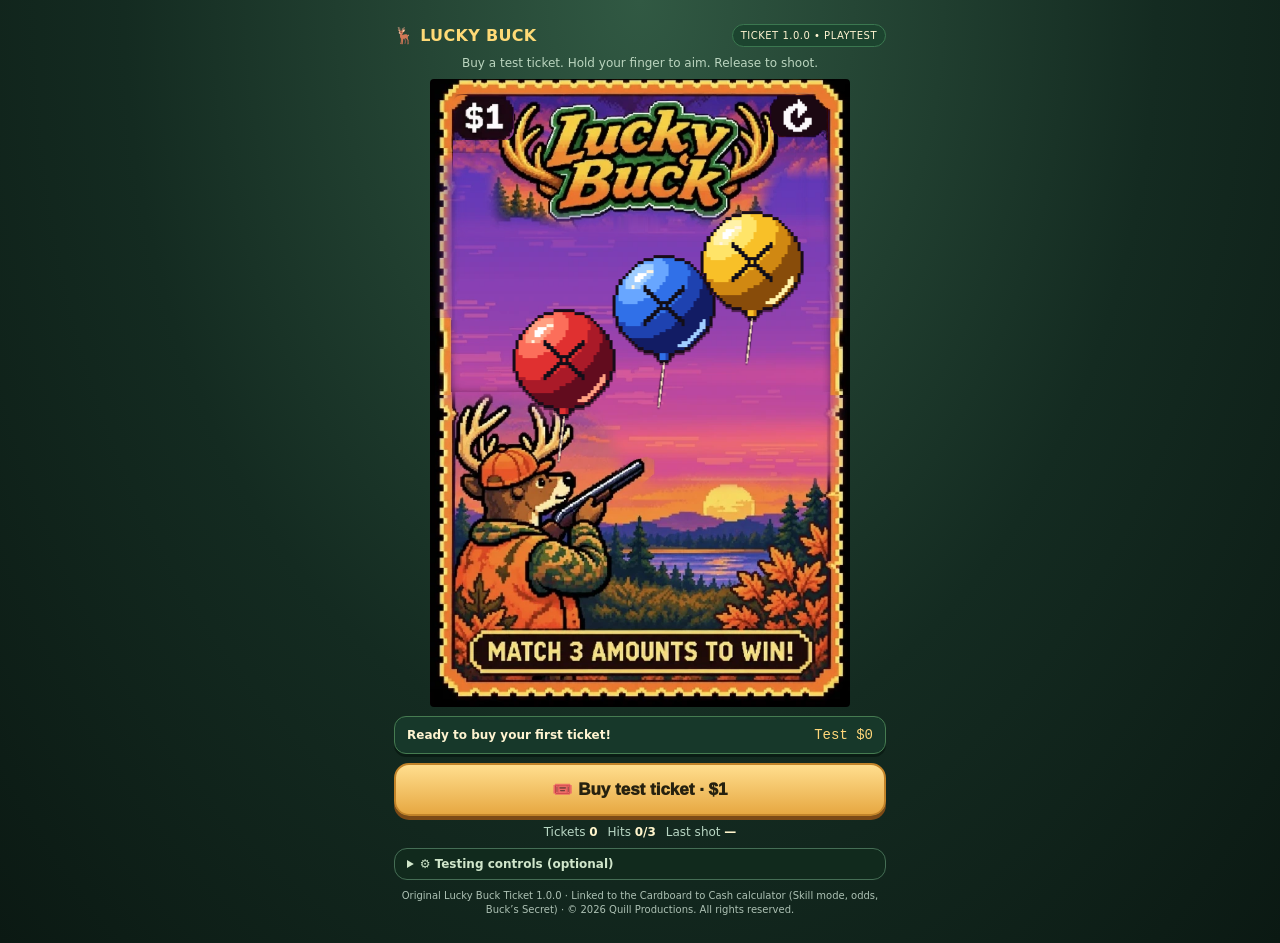
<file: ticket-1.0.0.html>
<!doctype html>
<html lang="en">
<head>
<meta charset="utf-8">
<meta name="viewport" content="width=device-width, initial-scale=1, maximum-scale=1, viewport-fit=cover">
<meta name="theme-color" content="#12271f">
<title>Lucky Buck Ticket 1.0.0 • Playtest</title>
<link rel="preconnect" href="https://fonts.googleapis.com"><link rel="preconnect" href="https://fonts.gstatic.com" crossorigin>
<link href="https://fonts.googleapis.com/css2?family=Annie+Use+Your+Telescope&family=Lilita+One&family=Press+Start+2P&family=Roboto+Condensed:wght@700&family=Rye&display=swap" rel="stylesheet">
<style>
:root{color-scheme:dark;--gold:#ffda76;--leaf:#173d2e;--border:#7c5e23;--text:#fff4d1}*{box-sizing:border-box}html{min-height:100%;background:#12231b}body{margin:0;color:var(--text);font-family:system-ui,-apple-system,"Segoe UI",sans-serif;background:radial-gradient(ellipse at top,#315943 0,#142b21 57%,#0b1913 100%);min-height:100dvh}.page{width:min(100%,510px);margin:0 auto;padding:10px 9px calc(26px + env(safe-area-inset-bottom));display:flex;flex-direction:column;gap:9px}.topbar{display:flex;align-items:center;justify-content:space-between;gap:10px}.topbar h1{font-size:16px;font-weight:900;margin:0;color:var(--gold);letter-spacing:.3px}.chip{font-size:10px;letter-spacing:.5px;background:#1c442f;border:1px solid #3b7850;border-radius:99px;padding:5px 8px;white-space:nowrap}.lead{font-size:12px;color:#bbd5bf;margin:0;text-align:center}.gameShell{width:min(100%,min(440px,calc(76dvh * 0.75)));margin:auto;position:relative}.ticket{aspect-ratio:680 / 1017;width:min(100%,var(--ticket-w,100%));margin-left:auto;margin-right:auto;perspective:1200px;touch-action:pan-y;user-select:none;-webkit-user-select:none}.ticketInner{position:relative;width:100%;height:100%;transform-style:preserve-3d;transition:transform 680ms cubic-bezier(.2,.7,.2,1)}.ticket.flipped .ticketInner{transform:rotateY(180deg)}.face{position:absolute;inset:0;border-radius:4px;overflow:hidden;backface-visibility:hidden;-webkit-backface-visibility:hidden}.front{background:#3b1e54;cursor:crosshair;touch-action:none;-webkit-user-select:none}.base{display:block;width:100%;height:100%;object-fit:fill;image-rendering:auto;pointer-events:none}.balloon{position:absolute;transform:translate(-50%,-50%);width:19.8%;height:auto;z-index:3;pointer-events:none;will-change:left,top}.balloon img{width:100%;height:auto;display:block;filter:drop-shadow(0 2px 0 #290b1d99)}.balloon:after{content:"";position:absolute;left:calc(50% - 1.5px);top:90%;height:33%;width:3px;background:linear-gradient(90deg,#251020 0 28%,#ffe8ca 30% 78%,#241225 81%);border-radius:40%;transform-origin:top;transform:rotate(7deg);animation:stringwave 2.7s ease-in-out infinite alternate;box-shadow:0 1px 1px #1c0521}.balloon:nth-child(3):after{animation-delay:-.8s}.balloon:nth-child(4):after{animation-delay:-1.4s}@keyframes stringwave{from{transform:rotate(-9deg)}to{transform:rotate(9deg)}}.balloon .glyph{display:none!important;position:absolute;left:50%;top:43%;transform:translate(-50%,-50%);font-family:monospace;font-weight:1000;font-size:clamp(18px,7vw,31px);color:#fffdf5;text-shadow:2px 2px #160b22,-2px 2px #160b22,2px -2px #160b22,-2px -2px #160b22,0 3px #160b22;line-height:1}.balloon.popped{animation:popburst 290ms steps(5,end)}.balloon.popped:after{display:none}@keyframes popburst{0%{opacity:1;scale:1}40%{opacity:.85;scale:1.22}100%{opacity:0;scale:1.65}}.revealed{position:absolute;z-index:3;width:17%;aspect-ratio:1.35/1;display:grid;place-items:center;transform:translate(-50%,-50%);border:3px solid #ffd45f;background:#181f27e8;color:#fff5d6;border-radius:12px;font-family:monospace;font-weight:1000;font-size:clamp(20px,7.3vw,35px);text-shadow:2px 2px #171006;box-shadow:0 4px 0 #4a220b,0 0 18px #ffcb4890;pointer-events:none;animation:revealscale .25s cubic-bezier(.1,1.6,.3,1)}.revealed.bonus{color:#84ffac;border-color:#64ff9e}@keyframes revealscale{from{scale:.3;opacity:0}to{scale:1;opacity:1}}.crosshair{position:absolute;z-index:10;left:50%;top:42%;width:39px;height:39px;transform:translate(-50%,-50%);display:none;pointer-events:none;filter:drop-shadow(0 1px 1px #09090b);will-change:transform,left,top}.crosshair.show{display:block}.crosshair:before{content:"";position:absolute;inset:8px;border:3px solid #fafdfc;border-radius:50%;box-shadow:0 0 0 2px #0d201d,inset 0 0 0 1px #173a1e}.crosshair:after{content:"";position:absolute;inset:0;background:linear-gradient(90deg,transparent 0 47%,#ff5a61 47% 53%,transparent 53%),linear-gradient(transparent 0 47%,#ff5a61 47% 53%,transparent 53%);clip-path:polygon(44% 0,56% 0,56% 32%,68% 32%,68% 44%,100% 44%,100% 56%,68% 56%,68% 68%,56% 68%,56% 100%,44% 100%,44% 68%,32% 68%,32% 56%,0 56%,0 44%,32% 44%,32% 32%,44% 32%)}.shotFlash{position:absolute;inset:0;background:#fff9ca;opacity:0;z-index:9;pointer-events:none}.shotFlash.fire{animation:flash 160ms ease-out}@keyframes flash{0%{opacity:.65}100%{opacity:0}}.impact{position:absolute;z-index:12;pointer-events:none;color:#fff;text-shadow:0 2px 2px #161411;font-weight:1000;font-size:clamp(13px,4vw,22px);transform:translate(-50%,-50%);animation:floatmsg 850ms ease-out forwards;white-space:nowrap}.impact.good{color:#aaffab}.ricochet{position:absolute;inset:0;width:100%;height:100%;z-index:13;pointer-events:none;image-rendering:pixelated}.logoShift{position:absolute;left:0;top:0;width:100%;height:27.532%;pointer-events:none}.back .rules.skillrules ol{margin-top:1.4cqw;gap:1.1cqw}.back .rules.skillrules li p{font-size:3.45cqw;line-height:1.12;margin-top:.35cqw}.back .rules.skillrules h3{font-size:4.6cqw}.back .rules.skillrules .price span{font-size:5.4cqw}.back .rules li p.say{font-style:italic;color:#4a1d6e;margin-top:.3cqw}.revealed.winspin{z-index:6;animation:lbWinZoom .75s cubic-bezier(.2,.8,.3,1) both}@keyframes lbWinZoom{0%{scale:.8;opacity:1}55%{scale:1.9}100%{scale:1.35;opacity:1}}.revealed .dg{display:inline-block}.revealed.winspin .dg{animation:lbWinTop .75s cubic-bezier(.2,.8,.3,1) both}@keyframes lbWinTop{0%{rotate:0deg}60%{rotate:1080deg}100%{rotate:1080deg}}.skillRule{display:none;position:absolute;left:9.6%;top:86.9%;width:82.8%;height:8.5%;z-index:2;pointer-events:none;flex-direction:column;align-items:center;justify-content:center;gap:.5cqw;box-sizing:border-box;white-space:nowrap;line-height:1;background:linear-gradient(#0000 47%,#3a200c 47% 53%,#0000 53%),repeating-linear-gradient(90deg,#0000 0 9cqw,#5e3618 9cqw 9.6cqw,#0000 9.6cqw 21cqw),repeating-linear-gradient(0deg,#7a4a22 0 1cqw,#6b3f1c 1cqw 1.6cqw,#86552b 1.6cqw 2.8cqw,#714420 2.8cqw 3.4cqw);border:.8cqw solid #2e1808;border-radius:.8cqw;box-shadow:inset 0 0 0 .45cqw #a8743f,0 .6cqw 0 #1a0c04;font-family:'Lilita One','Arial Black',sans-serif;color:#1c0a1a;letter-spacing:.03em;text-shadow:-.35cqw 0 #ffe9b8,.35cqw 0 #ffe9b8,0 -.35cqw #ffe9b8,0 .35cqw #ffe9b8,-.25cqw -.25cqw #ffe9b8,.25cqw .25cqw #ffe9b8,.25cqw -.25cqw #ffe9b8,-.25cqw .25cqw #ffe9b8,.5cqw .55cqw 0 #1c0a1a}.skillRule{padding:0 10cqw}.skillRule .log{position:absolute;top:50%;width:13cqw;height:13cqw;margin-top:-6.5cqw;background:var(--logimg) center/100% 100% no-repeat;image-rendering:pixelated;filter:drop-shadow(0 .5cqw 0 #1a0c04)}.skillRule .log.l{left:-5cqw}.skillRule .log.r{right:-5cqw}.skillRule .s{font-size:2.9cqw;letter-spacing:.12em}.skillRule .l{font-size:5.6cqw}#front.skillrule .skillRule{display:flex}.ticket.popshake{animation:popshake .16s steps(4)}@keyframes popshake{0%{translate:3px -2px}25%{translate:-3px 2px}50%{translate:2px 1px}75%{translate:-1px -1px}100%{translate:0 0}}.ringpop{position:absolute;z-index:11;pointer-events:none;transform:translate(-50%,-50%);image-rendering:pixelated}.goldpop{position:absolute;z-index:12;pointer-events:none;white-space:nowrap;transform:translate(-50%,-50%);font-family:'Press Start 2P',monospace;font-size:clamp(16px,5.4vw,26px);color:#ffcf3a;text-shadow:-2px 0 #1a0c16,2px 0 #1a0c16,0 -2px #1a0c16,0 2px #1a0c16,3px 3px #1a0c16;opacity:0;animation:goldrise 1.1s cubic-bezier(.2,.9,.3,1) forwards}@keyframes goldrise{0%{opacity:0;translate:0 14px;scale:.4}18%{opacity:1;translate:0 0;scale:1.25}30%{scale:1}80%{opacity:1;translate:0 -26px}100%{opacity:0;translate:0 -40px}}.impact.bad{color:#ffc09a}@keyframes floatmsg{0%{opacity:0;translate:0 6px}20%{opacity:1}85%{opacity:1}100%{opacity:0;translate:0 -30px}}.flipHotspot{position:absolute;right:4.6%;top:2.4%;width:16%;height:8%;z-index:20;border:4px solid #ffc34d;background:#28102a;color:#fff6d1;text-shadow:2px 2px #080609;font-size:clamp(18px,5vw,30px);font-weight:900;border-radius:7px;box-shadow:inset 0 0 0 2px #a45723,0 2px 0 #080808;cursor:pointer;touch-action:manipulation}.flipHotspot:focus-visible{outline:3px solid #fff}.back{transform:rotateY(180deg);border:9px solid #e9a132;background:repeating-linear-gradient(0deg,#392052 0 8px,#402456 8px 16px);box-shadow:inset 0 0 0 5px #fae08a;padding:14% 7% 7%;text-align:center;display:flex;flex-direction:column;align-items:center;gap:10px}.back h2{font-size:clamp(25px,9vw,45px);color:#ffd36b;line-height:1;margin:0;text-shadow:3px 3px #102d1c}.back p{font-size:clamp(12px,3vw,17px);line-height:1.45;margin:5px 0}.back .instructions{background:#21172dce;border:2px solid #a67f45;border-radius:11px;padding:12px;text-align:left}.back .instructions p{margin:6px 0}.back .miniPrize{font-family:monospace;font-weight:1000;font-size:clamp(18px,5vw,27px);color:#a7ffc1}.back button{margin-top:auto;background:#eab24c;color:#2c210c;border:3px solid #52360e;border-radius:11px;padding:9px 14px;font-weight:900;font-size:15px}.status{display:grid;grid-template-columns:1fr auto;gap:10px;align-items:center;background:#17382a;border:1px solid #467c51;border-radius:12px;padding:10px 12px;box-shadow:0 3px 0 #0a1c14}.status #message{font-size:12px;font-weight:800;line-height:1.35}.status #wallet{font-family:monospace;font-size:14px;color:#ffd779;white-space:nowrap}.buy{display:flex;width:100%;justify-content:center;align-items:center;gap:8px;padding:14px 16px;border:2px solid #c28329;border-radius:15px;background:linear-gradient(#ffde8e,#e7a842);box-shadow:0 4px 0 #7c4a16;color:#26210f;font-size:17px;font-weight:950;touch-action:manipulation;cursor:pointer}.buy:active{transform:translateY(2px);box-shadow:0 2px 0 #7c4a16}.stats{display:flex;justify-content:center;gap:10px;flex-wrap:wrap;font-size:12px;color:#b9d7c4}.stats b{color:#fff5cc}.tune{border:1px solid #456e55;border-radius:13px;background:#112a1d;padding:8px 12px}.tune summary{font-size:12px;color:#d0e6cb;font-weight:800;cursor:pointer}.tuneBody{padding:9px 0 4px;display:grid;gap:11px}.field{display:grid;gap:3px}.field div{display:flex;align-items:center;justify-content:space-between;gap:8px}.field label{font-size:12px}.field output{color:#f5d08c;font-family:monospace;font-weight:800}.field input[type=range]{width:100%;accent-color:#eeba63}.field select{padding:8px;border:1px solid #477c55;border-radius:8px;color:#f5e8c8;background:#1f3a29;font:inherit;font-size:12px}.small{font-size:10px;color:#adc1b4;line-height:1.4;margin:0}.muted{opacity:.75}@media(max-height:720px){.gameShell{width:min(100%,min(410px,calc(68dvh * .75)))}.page{gap:6px}}@media(min-width:720px){.page{padding-top:24px}.gameShell{width:min(100%,460px)}}

/* Lucky Buck Update 1 — clean two-sided card flip. Actual sides never overlap. */
.ticketInner{transform-style:flat;-webkit-transform-style:flat;transition:none}
.ticket.flipped .ticketInner{transform:none}
.face{backface-visibility:visible;-webkit-backface-visibility:visible}
.ticket .back{transform:none;display:none}
.ticket.flipped .back{display:flex}
.ticket.flipped .front{display:none}
.ticket.flipping .ticketInner{animation:lb-card-turn 660ms cubic-bezier(.42,.03,.2,.99) both}
@keyframes lb-card-turn{0%,100%{transform:scaleX(1);filter:brightness(1)}49%,51%{transform:scaleX(.018);filter:brightness(.72)}}
.back button.flipHotspot{position:absolute;right:4.6%;top:2.4%;width:16%;height:8%;z-index:20;margin:0;padding:0;border:4px solid #ffc34d;background:#28102a;color:#fff6d1;text-shadow:2px 2px #080609;font-size:clamp(18px,5vw,30px);font-weight:900;border-radius:7px;box-shadow:inset 0 0 0 2px #a45723,0 2px 0 #080808;cursor:pointer;touch-action:manipulation}
/* Growth of about 15%, keeping the approved artwork and balloon centers. */
.balloon{width:22.8%}
.balloon img{image-rendering:pixelated}.ticket.inplay{touch-action:none}#front .balloon{width:calc(22.8% * var(--bs,1))}#front .crosshair{width:calc(10.476% * var(--bs,1));height:auto}.embed body{background:transparent;min-height:0}.embed .page{min-height:0}.embed .page{width:100%;padding:0;gap:8px}.embed .gameShell{width:100%}.embed .topbar,.embed .lead,.embed .tune,.embed .page>p.small:last-child{display:none}
.back h2{margin-top:10px}

/* Lucky Buck ticket art restore: original front art untouched; the back reuses the
   SAME image (so the outer frame and logo are identical pixels) under a printed panel. */
.ticket{container-type:inline-size}
.ticket .back{border:0;background:#3b1e54;box-shadow:none;padding:0;transform:none;display:none}
.ticket.flipped .back{display:block}
.back .base,.back .panelArt{position:absolute;inset:0;width:100%;height:100%;object-fit:fill;pointer-events:none}
.flipBadge{position:absolute;left:80%;top:2.557%;width:14.706%;height:7.178%;pointer-events:none;z-index:25;image-rendering:auto}
.ticket .flipHotspot,.ticket .back button.flipHotspot{position:absolute;left:76%;right:auto;top:1.2%;width:22.5%;height:11%;z-index:30;margin:0;padding:0;border:0;border-radius:0;background:transparent;box-shadow:none;clip-path:none;color:transparent;font-size:0;cursor:pointer;touch-action:manipulation;-webkit-tap-highlight-color:transparent}
.ticket .flipHotspot:focus-visible{outline:3px solid #fff3b0;outline-offset:-4px}
.back .rules{position:absolute;left:10.000%;top:25.369%;width:80.000%;height:68.633%;padding:3cqw 4cqw 2.6cqw;display:flex;flex-direction:column;color:#1d1018;text-align:left;z-index:2}
.back .rules .price{display:flex;align-items:center;justify-content:center;gap:2cqw;font-family:'Lilita One','Arial Black',Impact,sans-serif;font-size:5.6cqw;line-height:1.05;color:#4a1d6e;letter-spacing:.015em;text-align:center}
.back .rules .price b{font-weight:400;background:#1c0a1a;color:#fff;font-size:7.4cqw;line-height:1;padding:.7cqw 2.2cqw .9cqw;border-radius:2cqw}
.back .rules ol{list-style:none;margin:3cqw 0 0;padding:0;display:flex;flex-direction:column;gap:2.2cqw}
.back .rules li{display:grid;grid-template-columns:8.6cqw 1fr;column-gap:2.8cqw;align-items:start}
.back .rules .num{box-sizing:border-box;width:8.6cqw;height:8.6cqw;border-radius:50%;background:#ec9a33;border:.7cqw solid #1c0a1a;color:#1c0a1a;font-family:'Lilita One','Arial Black',sans-serif;font-size:5.4cqw;line-height:1;display:grid;place-items:center}
.back .rules h3{margin:.3cqw 0 0;font-family:'Lilita One','Arial Black',Impact,sans-serif;font-weight:400;font-size:5.3cqw;line-height:1;letter-spacing:.03em;color:#1c0a1a}
.back .rules li p{margin:.8cqw 0 0;font-family:'Roboto Condensed','Arial Narrow','Helvetica Neue',Arial,sans-serif;font-weight:700;font-size:4.6cqw;line-height:1.16;color:#1d1018}
.back .rules .secret{margin-top:auto;padding-top:2cqw;padding:0 1cqw .4cqw;color:#c4232b;font-family:'Annie Use Your Telescope','Bradley Hand','Segoe Print','Comic Sans MS',cursive;transform:rotate(-2deg);transform-origin:left center}
.back .rules .secret .t{font-size:6.6cqw;line-height:1;text-decoration:underline;text-decoration-thickness:.3cqw;text-underline-offset:1cqw}
.back .rules .secret p{margin:1.2cqw 0 0;font-family:inherit;font-size:5.7cqw;line-height:1.08;color:inherit;-webkit-text-stroke:.08cqw #c4232b}
/* Pixel-art crosshair (owner pick: Hunter red). 17 cells on the same grid as the balloons
   (22.8% / 37 cells = 0.6162% of ticket width per cell), so its single centre cell is the
   same size as a balloon's centre cell and sits exactly on the aim point. */
.crosshair{width:10.476%;height:auto;aspect-ratio:1/1;background:url("[data-uri]") center/100% 100% no-repeat;image-rendering:pixelated;filter:drop-shadow(0 1px 0 #0a050c99)}
.crosshair:before,.crosshair:after{content:none;display:none}
/* Prize numbers (owner pick: Press Start + star burst). Colored by prize: $25 gold, $5 green,
   $1 blue, $0 red, with a pixel-stepped dark outline. Sizes follow the ticket width (cqw). */
.revealed{--o:.62cqw;--prize:#fff4d6;width:auto;aspect-ratio:auto;padding:0;border:0;border-radius:0;background:none;box-shadow:none;display:block;
 font-family:'Press Start 2P','Courier New',monospace;font-weight:400;font-size:5.6cqw;line-height:1;white-space:nowrap;color:var(--prize);
 text-shadow:var(--o) 0 #1a0c16,calc(var(--o)*-1) 0 #1a0c16,0 var(--o) #1a0c16,0 calc(var(--o)*-1) #1a0c16,var(--o) var(--o) #1a0c16,calc(var(--o)*-1) var(--o) #1a0c16,var(--o) calc(var(--o)*-1) #1a0c16,calc(var(--o)*-1) calc(var(--o)*-1) #1a0c16,0 calc(var(--o)*2) #1a0c16,var(--o) calc(var(--o)*2) #1a0c16,calc(var(--o)*-1) calc(var(--o)*2) #1a0c16;
 animation:lb-num-in 480ms ease-out 60ms both}
.revealed.p25{--prize:#ffcf3a}.revealed.p5{--prize:#56e36e}.revealed.p1{--prize:#4fa6ff}.revealed.p0{--prize:#ff4b4b}
@keyframes lb-num-in{0%{translate:0 30%;scale:.6;opacity:0}60%{translate:0 -18%;scale:1.12;opacity:1}100%{translate:0 0;scale:1;opacity:1}}
.lbStar{position:absolute;z-index:4;width:3.4cqw;height:3.4cqw;pointer-events:none;image-rendering:pixelated}
@media (prefers-reduced-motion:reduce){.revealed{animation:none}.lbStar{display:none}}
</style>
<script>(function(){try{var w=Math.round(Math.min((screen.width||390)*0.82,420));document.documentElement.style.setProperty('--ticket-w',w+'px');}catch(e){}})();</script>
<style>.gameShell{width:min(100%,var(--ticket-w,100%))!important}</style>
</head>
<body>
<main class="page">
<header class="topbar"><h1>🦌 LUCKY BUCK</h1><span class="chip">TICKET 1.0.0 • PLAYTEST</span></header>
<p class="lead">Buy a test ticket. Hold your finger to aim. Release to shoot.</p>
<div class="gameShell">
 <div id="ticket" class="ticket" aria-label="Playable Lucky Buck scratch-off ticket">
  <div class="ticketInner">
   <div id="front" class="face front">
    <img class="base" alt="Original Lucky Buck artwork preserved: deer hunter, antler logo, sunset lake and match-three footer" draggable="false" src="[data-uri]">
    <div id="balloon0" class="balloon"><img alt="" draggable="false" src="[data-uri]"><span class="glyph">?</span></div>
    <div id="balloon1" class="balloon"><img alt="" draggable="false" src="[data-uri]"><span class="glyph">?</span></div>
    <div id="balloon2" class="balloon"><img alt="" draggable="false" src="[data-uri]"><span class="glyph">?</span></div>
    <div class="skillRule" role="img" aria-label="Skill mode rule: the buck stops at your worst shot"><span class="log l"></span><span class="s">THE BUCK STOPS AT</span><span class="l">YOUR WORST SHOT!</span><span class="log r"></span></div>
    <div id="crosshair" class="crosshair" aria-hidden="true"></div>
    <div id="shotFlash" class="shotFlash"></div>
    <img class="flipBadge" alt="" draggable="false" src="[data-uri]">
    <button id="flip" class="flipHotspot" type="button" aria-label="Flip ticket to read instructions"></button>
   </div>
   <div class="face back" aria-label="Ticket rules on the reverse">
    <img class="base" id="backBase" alt="" draggable="false">
    <img class="panelArt" alt="" draggable="false" src="[data-uri]">
    <img class="flipBadge" alt="" draggable="false" src="[data-uri]">
    <div class="rules">
     <div class="price"><b>$1</b><span>MATCH 3 AMOUNTS<br>TO WIN!</span></div>
     <ol>
      <li><span class="num">1</span><div><h3>SHOOT</h3><p>Hold to aim at the moving balloons. Release to fire.</p></div></li>
      <li><span class="num">2</span><div><h3>REVEAL</h3><p>Pop all three balloons to show the amounts.</p></div></li>
      <li><span class="num">3</span><div><h3>WIN</h3><p>Match all three amounts to win that prize.</p></div></li>
     </ol>
     <div class="secret" aria-label="Buck’s Secret, handwritten on the ticket"><div class="t">Buck’s Secret</div><p>Word around the woods is hittin’ a perfect bullseye can earn ya an extra buck or two...</p></div>
    </div>
    <button id="flipBack" class="flipHotspot" type="button" aria-label="Flip ticket to game side"></button>
   </div>
  </div>
 </div>
</div>
<section class="status"><span id="message" role="status" aria-live="polite">Ready to buy your first ticket!</span><span id="wallet">Test $0</span></section>
<button id="buy" class="buy" type="button">🎟️ Buy test ticket · $1</button>
<div class="stats"><span>Tickets <b id="count">0</b></span><span>Hits <b id="hits">0/3</b></span><span id="shellBox" style="display:none">Shells <b id="shells">—</b></span><span>Last shot <b id="accuracy">—</b></span></div>
<details class="tune" id="tune"><summary>⚙️ Testing controls (optional)</summary><div class="tuneBody">
<div class="field"><div><label for="speed">Balloon movement speed</label><output id="speedOut">1.0×</output></div><input id="speed" type="range" min="0.3" max="2.2" step="0.1" value="1.6"></div>
<div class="field"><div><label for="movement">Balloon movement distance</label><output id="movementOut">100%</output></div><input id="movement" type="range" min="30" max="120" step="5" value="100"></div>
<div class="field"><div><label for="wobble">Crosshair clover size</label><output id="wobbleOut">20px</output></div><input id="wobble" type="range" min="0" max="40" step="1" value="20"></div> <div class="field"><div><label for="aimspeed">Crosshair speed</label><output id="aimspeedOut">1.0×</output></div><input id="aimspeed" type="range" min="0.4" max="2.5" step="0.1" value="1"></div>
<div class="field"><div><label for="lift">Crosshair height above finger</label><output id="liftOut">130px</output></div><input id="lift" type="range" min="0" max="220" step="10" value="130"></div>
<div class="field"><div><label for="bsize">Balloon size</label><output id="bsizeOut">100%</output></div><input id="bsize" type="range" min="70" max="130" step="5" value="100"></div>
<div class="field"><label for="force">Test next ticket outcome</label><select id="force"><option value="normal">Natural odds (default)</option><option value="lose">Force losing ticket</option><option value="1">Force $1 winner</option><option value="5">Force $5 winner</option><option value="25">Force $25 winner</option></select></div>
<label class="field" style="display:flex;align-items:center;gap:7px"><input type="checkbox" id="sound" checked> <span style="font-size:12px">Play sound effects</span></label>
<p class="small" id="modeNote"></p><p class="small"><a href="index.html" style="color:inherit;font-weight:800">⚙️ Open the calculator</a> to switch Skill mode, paint the balloon zones, set Buck’s Secret, or change the odds. Rescue Bonus, Hot Streak, Double Down and special items are not applied on this ticket yet. All money is imaginary.</p>
</div></details>
<p class="small" style="text-align:center">Original Lucky Buck Ticket 1.0.0 · Linked to the Cardboard to Cash calculator (Skill mode, odds, Buck’s Secret) · © 2026 Quill Productions. All rights reserved.</p>
</main>
<script>
(()=>{'use strict';
const $=id=>document.getElementById(id);
let shotsFired=0;const card=$('ticket'),front=$('front'),flip=$('flip'),btn=$('buy'),message=$('message'),cross=$('crosshair'),flash=$('shotFlash');
const positions=[{x:.269,y:.373,dx:.043,dy:.073,period:7.3,phase:.3},{x:.528,y:.364,dx:.038,dy:.077,period:8.5,phase:1.7},{x:.778,y:.375,dx:.038,dy:.070,period:7.9,phase:3.1}];
const balloons=positions.map((p,i)=>({node:$('balloon'+i),popped:false,x:p.x,y:p.y,amount:null,accuracy:null}));
let purchased=false,completed=false,count=0,total=0,hold=false,flipState=false,shotStart=0;
let pointer=null,aim={x:.50,y:.40},reticle={x:.5,y:.4},lastFrame=performance.now(),elapsed=0,holdId=null;
let lastSound=null;
const clamp=(v,lo,hi)=>Math.min(hi,Math.max(lo,v));
const nfmt=n=>Number(n).toLocaleString('en-US');
/* Lucky Buck shared skill settings (used by calculator AND ticket). One grid applies to all three balloons. */
const LB_SKILL_KEY='lucky-buck-skill-v1',LB_CALC_KEY='quill-lucky-buck-v2';
const LB_GW=37,LB_GH=45,LB_CX=18,LB_CY=22;
const LB_MASK='.............................................................................................................................................................................................................................................#######...........................###ooooooo###......................##ooooooooooooo##...................#ooooooooooooooooo#.................#ooooooooooooooooooo#...............#ooooooooooooooooooooo#.............#ooooooooooooooooooooooo#...........#ooooooooooooooooooooooooo#.........#ooooooooooooooooooooooooooo#........#ooooooooooooooooooooooooooo#.......#oooooooo#ooooooooooo#oooooooo#......#oooooooo##ooooooooo##oooooooo#......#ooooooooo##ooooooo##ooooooooo#.....#ooooooooooo##ooooo##ooooooooooo#....#oooooooooooo##ooo##oooooooooooo#....#ooooooooooooo#####ooooooooooooo#....#oooooooooooooo#o#oooooooooooooo#....#ooooooooooooo#####ooooooooooooo#....#oooooooooooo##ooo##oooooooooooo#....#ooooooooooo##ooooo##ooooooooooo#.....#ooooooooo##ooooooo##ooooooooo#......#oooooooo##ooooooooo##oooooooo#......#oooooooo#ooooooooooo#oooooooo#.......#ooooooooooooooooooooooooooo#........#ooooooooooooooooooooooooooo#.........#ooooooooooooooooooooooooo#...........#ooooooooooooooooooooooo#.............#ooooooooooooooooooooo#...............#ooooooooooooooooooo#.................#ooooooooooooooooo#...................##ooooooooooooo##......................###ooooooo###...........................##ooo##...............................#ooo#.................................###.....................................................................................................................................................................';
const LB_ZONES=['G','N','Y','R'];
const LB_ZONE_INFO={G:{name:'Gold',col:'#f5b81c'},N:{name:'Green',col:'#35c759'},Y:{name:'Yellow',col:'#fff06a'},R:{name:'Red',col:'#ef3b3b'}};
function lbRingGrid(g,n,y){let s='';for(let j=0;j<LB_GH;j++)for(let i=0;i<LB_GW;i++){if(LB_MASK[j*LB_GW+i]==='.'){s+='.';continue}const d=Math.hypot(i-LB_CX,j-LB_CY);s+=d<=g?'G':d<=n?'N':d<=y?'Y':'R'}return s}
/* Gold = Buck's Secret spot. Default: the single dead-centre pixel. */
/* Play settings shared by the calculator sliders and the ticket. */
const LB_PLAY_DEFAULTS={speed:1.9,movement:120,wobble:26,aimSpeed:1.1,lift:140,size:120,sound:true};
const LB_PLAY_RANGES={speed:[0.3,2.2],movement:[30,120],wobble:[0,40],aimSpeed:[0.4,2.5],lift:[0,220],size:[70,130]};
function lbCleanPlay(p){p=p||{};const o={};for(const k in LB_PLAY_RANGES){const x=Number(p[k]),[lo,hi]=LB_PLAY_RANGES[k];o[k]=Number.isFinite(x)?Math.min(hi,Math.max(lo,x)):LB_PLAY_DEFAULTS[k];}o.sound=p.sound!==false;return o}
/* Owner's grid (2026-11-23): gold plus at the centre, green X and plus, yellow, red rim. Crosshair speed 1.1. */
const LB_DEFAULT_GRID='.............................................................................................................................................................................................................................................RRRRRRR...........................RRRRRRRRRRRRR......................RRRRRRRRRRRRRRRRR...................RRRRRRRRRRRRRRRRRRR.................RRRRRYYYYYYYYYYYRRRRR...............RRRRRYYYYYYYYYYYYYRRRRR.............RRRRYYYYYYYYYYYYYYYYYRRRR...........RRRRYYYYYYYYYYYYYYYYYYYRRRR.........RRRRYYYYYYYYYYYYYYYYYYYYYRRRR........RRRRYYYYYYYYYYYYYYYYYYYYYRRRR.......RRRRYYYYYYYYYYYYYYYYYYYYYYYRRRR......RRRYYYYYYYYYYYYYYYYYYYYYYYYYRRR......RRRYYYYYYYYNNYYNYYNNYYYYYYYYRRR.....RRRRYYYYYYYYNNNNNNNNNYYYYYYYYRRRR....RRRRYYYYYYYYYNNNGNNNYYYYYYYYYRRRR....RRRRYYYYYYYYYNNGGGNNYYYYYYYYYRRRR....RRRRYYYYYYYYNNGGGGGNNYYYYYYYYRRRR....RRRRYYYYYYYYYNNGGGNNYYYYYYYYYRRRR....RRRRYYYYYYYYYNNNGNNNYYYYYYYYYRRRR....RRRRYYYYYYYYNNNNNNNNNYYYYYYYYRRRR.....RRRYYYYYYYYNNYYNYYNNYYYYYYYYRRR......RRRYYYYYYYYYYYYYYYYYYYYYYYYYRRR......RRRRYYYYYYYYYYYYYYYYYYYYYYYRRRR.......RRRRYYYYYYYYYYYYYYYYYYYYYRRRR........RRRRYYYYYYYYYYYYYYYYYYYYYRRRR.........RRRRYYYYYYYYYYYYYYYYYYYRRRR...........RRRRYYYYYYYYYYYYYYYYYRRRR.............RRRRRYYYYYYYYYYYYYRRRRR...............RRRRRYYYYYYYYYYYRRRRR.................RRRRRRRRRRRRRRRRRRR...................RRRRRRRRRRRRRRRRR......................RRRRRRRRRRRRR...........................RRRRRRR...............................RRRRR.................................RRR.....................................................................................................................................................................';
function lbSkillDefaults(){return {version:2,skillOn:false,rings:{gold:0,green:4,yellow:13},grid:LB_DEFAULT_GRID,values:{G:25,N:5,Y:1,R:0},shells:5,play:{...LB_PLAY_DEFAULTS},secret:{on:true,amount:1,max:2}}}
function lbLoadSkill(){const d=lbSkillDefaults();try{const v=JSON.parse(localStorage.getItem(LB_SKILL_KEY)||'null');if(!v||typeof v!=='object'||v.version!==2)return d;
 let grid=d.grid;if(typeof v.grid==='string'&&v.grid.length===LB_GW*LB_GH){grid='';for(let k=0;k<v.grid.length;k++){const m=LB_MASK[k]==='.',c=v.grid[k];grid+=m?'.':(LB_ZONES.includes(c)?c:'R')}}
 const num=(x,f,lo,hi)=>{x=Number(x);return Number.isFinite(x)?Math.min(hi,Math.max(lo,x)):f};
 const values={};for(const z of LB_ZONES)values[z]=num(v.values?.[z],d.values[z],0,100000);
 const s=v.secret||{};
 return {version:2,skillOn:v.skillOn===true,rings:{gold:num(v.rings?.gold,0,0,20),green:num(v.rings?.green,4,0,25),yellow:num(v.rings?.yellow,13,0,25)},grid,values,play:lbCleanPlay(v.play),shells:Math.round(num(v.shells,5,1,20)),
  secret:{on:s.on!==false,amount:num(s.amount,1,0,1000),max:num(s.max,2,0,10000)}};
 }catch(e){return d}}
function lbSaveSkill(v){try{localStorage.setItem(LB_SKILL_KEY,JSON.stringify(v));return true}catch(e){return false}}
function lbIsGold(S,c){return c.cx>=0&&c.cx<LB_GW&&c.cy>=0&&c.cy<LB_GH&&S.grid[c.cy*LB_GW+c.cx]==='G'}

/* Calculator odds for Skill OFF: the lucky-buck ticket's prize rows plus its Luck level (Hot Streak, Double Down, Rescue Bonus and special items are not applied on this ticket yet). */
function calcOdds(){const fb={p:[75,17,6.5,1.5],src:'built-in odds (no calculator save found)'};
 try{const st=JSON.parse(localStorage.getItem(LB_CALC_KEY)||'null');const t=st&&Array.isArray(st.tickets)&&st.tickets.find(x=>x.id==='lucky-buck');if(!t)return fb;
  const rows=t.rows.filter(r=>r.kind!=='jackpot');const L=rows.find(r=>r.kind==='lose'),c=a=>rows.find(r=>r.kind==='cash'&&Number(r.amount)===a);
  if(rows.length!==4||!L||!c(1)||!c(5)||!c(25))return {...fb,src:'built-in odds (calculator ticket has a different prize set)'};
  let p=[L.chance,c(1).chance,c(5).chance,c(25).chance].map(Number);const lv=Number(t.luck)||0;
  if(lv>0&&t.luckMode==='luckyBuck'){const cu=t.rates?.luck?.mode==='edit'?t.rates.luck.levels?.[lv]:null;p=cu&&cu.length===4?cu.map(Number):[p[0]-(11/3)*lv,p[1]+lv,p[2]+2*lv,p[3]+(2/3)*lv];}
  const sum=p.reduce((x,y)=>x+y,0);if(!p.every(v=>Number.isFinite(v)&&v>=0)||Math.abs(sum-100)>1e-6)return {...fb,src:'built-in odds (calculator odds invalid)'};
  return {p,src:'calculator'+(lv>0?' + Luck '+lv:'')};}catch(e){return fb}}
let S=lbLoadSkill(),bonus=0,shells=0;
const bsz=()=>S.play.size/100;
/* Play settings: shared with the calculator's sliders (same saved settings). */
const PLAY_IDS=[['speed','speed'],['movement','movement'],['wobble','wobble'],['aimspeed','aimSpeed'],['lift','lift'],['bsize','size']];
function outText(id){const i=$(id),o=$(id+'Out');if(o)o.textContent=(id==='speed'||id==='aimspeed'?Number(i.value).toFixed(1)+'×':id==='movement'||id==='bsize'?i.value+'%':i.value+'px');}
function applyPlay(){for(const [id,k] of PLAY_IDS){$(id).value=S.play[k];outText(id);}$('sound').checked=S.play.sound;front.style.setProperty('--bs',bsz());}
function savePlay(k,v){const cur=lbLoadSkill();cur.play[k]=v;lbSaveSkill(cur);S.play=cur.play;front.style.setProperty('--bs',bsz());}
if(new URLSearchParams(location.search).get('embed')==='1')document.documentElement.classList.add('embed');
function showShells(){const box=$('shellBox');if(!box)return;box.style.display=S.skillOn?'':'none';$('shells').textContent=shells+'/'+S.shells;}
function cellFor(b,spot,r){const cs=r.width*0.228*bsz()/LB_GW;return{cx:Math.floor(LB_CX+.5+(spot.x-b.x)*r.width/cs),cy:Math.floor(LB_CY+.5+(spot.y-b.y)*r.height/cs)}}
function inMask(c){return c.cx>=0&&c.cx<LB_GW&&c.cy>=0&&c.cy<LB_GH&&LB_MASK[c.cy*LB_GW+c.cx]!=='.'}
(function(){const N=20,c=document.createElement('canvas');c.width=c.height=N;const x=c.getContext('2d'),C=(N-1)/2,rough=[0,.4,0,.7,.2,0,.5,0,.3,.8,0,.4,0,.6,.1,0];for(let py=0;py<N;py++)for(let px=0;px<N;px++){const dx=px-C,dy=py-C,d=Math.hypot(dx,dy),a=Math.atan2(dy,dx),edge=9.6-rough[Math.floor((a+Math.PI)/(2*Math.PI)*16)%16];let col=null;if(d<=edge){if(d>edge-1.2)col='#2a170a';else if(d>edge-2.4)col='#5a3a1c';else{col=['#6b3f1c','#e8c48a','#c99a5c','#e8c48a','#b8874c','#e2b97e','#c99a5c'][Math.floor(d/1.35)%7];if(d<1.2)col='#7a4a22';}}if(col){x.fillStyle=col;x.fillRect(px,py,1,1);}}x.fillStyle='#4a2a12';for(let k=1;k<7;k++)x.fillRect(Math.round(C+k*.9),Math.round(C-k*.5),1,1);document.getElementById('front').style.setProperty('--logimg','url('+c.toDataURL()+')');})();
/* Back of the ticket: Skill mode shows the owner's rules; normal mode keeps the original Match 3 rules. */
const RULES_EL=document.querySelector('.back .rules'),RULES_ORIG=RULES_EL?RULES_EL.innerHTML:'';
function showBackRules(){if(!RULES_EL)return;if(!S.skillOn){if(RULES_EL.classList.contains('skillrules')){RULES_EL.innerHTML=RULES_ORIG;RULES_EL.classList.remove('skillrules');}return;}
 const n=S.shells,step=(k,h,p,say)=>'<li><span class="num">'+k+'</span><div><h3>'+h+'</h3><p>'+p+'</p><p class="say">'+say+'</p></div></li>';
 RULES_EL.classList.add('skillrules');
 RULES_EL.innerHTML='<div class="price"><b>$1</b><span>HOW TO PLAY!</span></div><ol>'+
  step(1,'AIM','Hold your finger down to rack your shotgun and take aim. Release to fire.','Steady there, partner!')+
  step(2,'SHOOT','You’ve got '+n+' shell'+(n===1?'':'s')+' to pop all 3 balloons. The closer to the center, the bigger the prize!','Don’t go wastin’ good ammunition!')+
  step(3,'TAKE YOUR WINNINGS','Your weakest shot sets the prize. One zero and it’s all over!','Fortune favors the steady-handed!')+
  '</ol><div class="secret" aria-label="Buck’s Little Secret, handwritten on the ticket"><div class="t">Buck’s Little Secret</div><p>Word around the woods is hittin’ a perfect bullseye can earn ya an extra buck or two…</p></div>';}
/* Centre the logo between the badges: redraw the logo band 31 px left on a layer over the untouched art (edges feathered
   so the sky blends), then put the $1 badge back on top. Art units: 680x1017. */
(function(){const art=document.querySelector('#front img.base');if(!art)return;const go=()=>{const W=680,H=280,DX=31,X0=70,X1=644,Y0=24,Y1=262,F=22;
 const src=document.createElement('canvas');src.width=W;src.height=H;const s=src.getContext('2d');s.drawImage(art,0,0,W,1017);
 const pc=document.createElement('canvas');pc.width=W;pc.height=H;const p=pc.getContext('2d');p.drawImage(src,X0,Y0,X1-X0,Y1-Y0,X0-DX,Y0,X1-X0,Y1-Y0);
 {/* paint out the dark smudge under the plaque: blend each column from the sky above to the sky below */const sx=297,sy=224,sw=76,sh=24,im=p.getImageData(sx,sy,sw,sh),d=im.data;for(let c=0;c<sw;c++){const t=c*4,b=((sh-1)*sw+c)*4;for(let r=1;r<sh-1;r++){const k=(r*sw+c)*4,f=r/(sh-1);for(let ch=0;ch<4;ch++)d[k+ch]=d[t+ch]*(1-f)+d[b+ch]*f;}}p.putImageData(im,sx,sy);} p.globalCompositeOperation='destination-out';const L=X0-DX,R=X1-DX;
 let g=p.createLinearGradient(L,0,L+F,0);g.addColorStop(0,'#000');g.addColorStop(1,'rgba(0,0,0,0)');p.fillStyle=g;p.fillRect(L,Y0,F,Y1-Y0);
 g=p.createLinearGradient(R,0,R-F,0);g.addColorStop(0,'#000');g.addColorStop(1,'rgba(0,0,0,0)');p.fillStyle=g;p.fillRect(R-F,Y0,F,Y1-Y0);
 g=p.createLinearGradient(0,Y1,0,Y1-F);g.addColorStop(0,'#000');g.addColorStop(1,'rgba(0,0,0,0)');p.fillStyle=g;p.fillRect(L,Y1-F,R-L,F);
 {/* cover the tree top + branch under the $1 badge with a copy of the neighbouring sky */const tx0=37,ty0=99,tw=38,th=49,E=8,tmp=document.createElement('canvas');tmp.width=W;tmp.height=H;const tc=tmp.getContext('2d');tc.drawImage(src,0,0);p.globalCompositeOperation='source-over';tc.drawImage(pc,0,0);const pt=document.createElement('canvas');pt.width=tw;pt.height=th;const q=pt.getContext('2d');q.drawImage(tmp,tx0+tw,ty0,tw,th,0,0,tw,th);q.globalCompositeOperation='destination-out';let gg=q.createLinearGradient(tw,0,tw-E,0);gg.addColorStop(0,'#000');gg.addColorStop(1,'rgba(0,0,0,0)');q.fillStyle=gg;q.fillRect(tw-E,0,E,th);gg=q.createLinearGradient(0,th,0,th-E);gg.addColorStop(0,'#000');gg.addColorStop(1,'rgba(0,0,0,0)');q.fillStyle=gg;q.fillRect(0,th-E,tw,E);p.drawImage(pt,tx0,ty0);}
 const cv=document.createElement('canvas');cv.width=W;cv.height=H;cv.className='logoShift';const x=cv.getContext('2d');x.drawImage(pc,0,0);
 const bx=36,by=26,bw=100,bh=73,r=16;x.save();x.beginPath();x.roundRect?x.roundRect(bx,by,bw,bh,r):x.rect(bx,by,bw,bh);x.clip();x.drawImage(src,bx,by,bw,bh,bx,by,bw,bh);x.restore();
 art.after(cv);/* same centred logo on the back (it shows the same artwork) */const bb=document.getElementById('backBase');if(bb){const c2=cv.cloneNode();c2.getContext('2d').drawImage(cv,0,0);bb.after(c2);}};art.complete?go():art.addEventListener('load',go,{once:true});})();
/* Miss: ricochet. Bullet from the bottom middle to the nearest balloon's edge, spark, then off screen. */
function missRicochet(spot){const rem=balloons.filter(o=>!o.popped);const w=front.clientWidth||400,h=front.clientHeight||600;
 const U=240,V=Math.round(U*h/w),cv=document.createElement('canvas');cv.width=U;cv.height=V;cv.className='ricochet';front.append(cv);setTimeout(()=>cv.remove(),1300);
 const x=cv.getContext('2d'),t0=performance.now(),INK='#1a0c16',GOLD='#ffcf3a',WHITE='#fff8e6';
 let b=rem.sort((a,z)=>Math.hypot(a.x-spot.x,(a.y-spot.y)*h/w)-Math.hypot(z.x-spot.x,(z.y-spot.y)*h/w))[0];
 const bx=b?b.x*U:U/2,by=b?b.y*V:V*.35,rad=.1*bsz()*U;let dx=spot.x*U-bx,dy=spot.y*V-by;const dl=Math.hypot(dx,dy)||1;dx/=dl;dy/=dl;if(!b){dx=-1;dy=0;}
 const hx=bx+dx*rad,hy=by+dy*rad,sx=U/2,sy=V+4,HIT=.16;let ox=dx,oy=dy-.9;const ol=Math.hypot(ox,oy)||1;ox/=ol;oy/=ol;
 const bullet=(px,py)=>{x.fillStyle=INK;x.fillRect(Math.round(px)-2,Math.round(py)-2,5,5);x.fillStyle=GOLD;x.fillRect(Math.round(px)-1,Math.round(py)-1,3,3);};
 setTimeout(()=>effect(hx/U,Math.max(.2,hy/V-.07),'MISS!',false),HIT*1000+80);
 (function step(now){const t=(now-t0)/1000;x.clearRect(0,0,U,V);if(t>1.1){return;}
  if(t<HIT){const k=t/HIT,px=sx+(hx-sx)*k,py=sy+(hy-sy)*k;x.fillStyle='rgba(255,248,230,.5)';for(let i=1;i<5;i++)x.fillRect(Math.round(px-(hx-sx)*.06*i),Math.round(py-(hy-sy)*.06*i),2,2);bullet(px,py);}
  else{const u=t-HIT;if(u<.12){x.fillStyle=WHITE;for(let k=0;k<6;k++){const an=k*Math.PI/3+.3,r=3+u*90;x.fillRect(Math.round(hx+Math.cos(an)*r),Math.round(hy+Math.sin(an)*r),2,2);}}
   const px=hx+ox*u*320,py=hy+oy*u*320+u*u*40;if(px>-10&&px<U+10&&py>-10)bullet(px,py);}
  requestAnimationFrame(step);})(t0);}
function showMode(){const o=calcOdds();$('front').classList.toggle('skillrule',!!S.skillOn);showBackRules();$('modeNote').innerHTML=S.skillOn?'<b>🎯 Skill mode ON</b> (set in the calculator): where you hit each balloon decides its number, and your worst shot sets the prize. Gold $'+S.values.G+', green $'+S.values.N+', yellow $'+S.values.Y+', red $'+S.values.R+'. '+S.shells+' shells per ticket; balloons left when you run out count as $0.':'<b>Skill mode OFF</b>: odds from '+o.src+': lose '+o.p[0].toFixed(2).replace(/\.?0+$/,'')+'%, $1 '+o.p[1].toFixed(2).replace(/\.?0+$/,'')+'%, $5 '+o.p[2].toFixed(2).replace(/\.?0+$/,'')+'%, $25 '+o.p[3].toFixed(2).replace(/\.?0+$/,'')+'%.';
 const gold=[...S.grid].filter(c=>c==='G').length;
 $('modeNote').innerHTML+=S.secret.on?' Buck’s Secret = the gold spot ('+gold+' pixel'+(gold===1?'':'s')+')'+(S.skillOn?': it shows the gold prize.':': each gold hit pays +$'+S.secret.amount+', up to +$'+S.secret.max+' per ticket.'):' Buck’s Secret is off.';
 $('force').disabled=S.skillOn;showShells();}
window.addEventListener('storage',e=>{if(e.key===LB_SKILL_KEY||e.key===LB_CALC_KEY){const f=lbLoadSkill();if(!purchased||completed)S=f;else S.play=f.play;showMode();applyPlay();}});

function updateLabel(s){message.textContent=s}
/* Shotgun rack modelled on the owner's Mossberg clip: exactly two sounds; owner chose the quicker 0.32 s gap.
   CLICK (slide back): three quick metal ticks, full-range. CLACK (slide forward): two sharp ticks, brighter.
   shellDrop=true adds a quiet spent-shell clink afterwards (used after the first shot). */
function rackSound(A,t,shellDrop){
 const out=A.__rackBus||(A.__rackBus=(()=>{const c=A.createDynamicsCompressor();c.threshold.value=-8;c.ratio.value=8;const g=A.createGain();g.gain.value=.85;c.connect(g);g.connect(A.destination);return c;})());
 const nf=(at,dur,type,f,q,vol)=>{const len=Math.floor(A.sampleRate*dur),b=A.createBuffer(1,len,A.sampleRate),d=b.getChannelData(0);for(let i=0;i<len;i++)d[i]=Math.random()*2-1;const s=A.createBufferSource();s.buffer=b;const fl=A.createBiquadFilter();fl.type=type;fl.Q.value=q;fl.frequency.value=f;const g=A.createGain();g.gain.setValueAtTime(vol,at);g.gain.exponentialRampToValueAtTime(.0001,at+dur);s.connect(fl);fl.connect(g);g.connect(out);s.start(at);};
 const tick=(at,v0,low,body,bright,air)=>{const v=v0*.55;nf(at,.006,'highpass',1500,.7,v*.9);nf(at,.035,'bandpass',4000,6,v*bright*5);nf(at,.03,'bandpass',2000,5,v*bright*3.5);nf(at,.02,'bandpass',8000,4,v*air*3.2);nf(at,.03,'bandpass',500,3,v*body*4.5);
  if(low){const o=A.createOscillator(),g=A.createGain();o.type='sine';o.frequency.setValueAtTime(210,at);o.frequency.exponentialRampToValueAtTime(150,at+.05);g.gain.setValueAtTime(v*low*.22,at);g.gain.exponentialRampToValueAtTime(.0001,at+.05);o.connect(g);g.connect(out);o.start(at);o.stop(at+.06);}};
 tick(t,.55,1,1.6,.7,1);tick(t+.038,.6,.9,1.4,.8,1);tick(t+.054,.9,1.2,1.8,.9,1.3);
 const f=t+.32;tick(f,1,.05,.5,1.2,.6);tick(f+.01,.8,0,.4,1,.5);tick(f+.016,.55,0,.3,.9,.5);
 if(shellDrop)for(const [d,q] of [[0,.35],[.1,.2],[.16,.1]]){nf(f+.3+d,.06,'bandpass',4200,18,q*1.8);nf(f+.3+d,.04,'bandpass',2900,10,q*.9);}}
function playSound(kind){if(!$('sound').checked)return;try{const A=window.AudioContext||window.webkitAudioContext;if(!A)return;lastSound=lastSound||new A();if(lastSound.state==='suspended')lastSound.resume();const t=lastSound.currentTime;if(kind==='ricochet'){/* 8-bit ricochet: pew, tink, rising whine */const tn=(at,f0,f1,dur,vol,ty)=>{const o=lastSound.createOscillator(),g=lastSound.createGain();o.type=ty||'square';o.frequency.setValueAtTime(f0,at);if(f1!==f0)o.frequency.exponentialRampToValueAtTime(f1,at+dur);g.gain.setValueAtTime(vol,at);g.gain.setValueAtTime(vol,at+dur*.75);g.gain.exponentialRampToValueAtTime(.0001,at+dur);o.connect(g);g.connect(lastSound.destination);o.start(at);o.stop(at+dur+.02);};tn(t,1800,900,.06,.06);tn(t+.16,2600,2600,.03,.08);{const len=Math.floor(lastSound.sampleRate*.04),bf=lastSound.createBuffer(1,len,lastSound.sampleRate),dd=bf.getChannelData(0);let v=0;for(let i=0;i<len;i++){if(i%2===0)v=Math.random()<.5?-1:1;dd[i]=v*(1-i/len);}const s=lastSound.createBufferSource();s.buffer=bf;const fl=lastSound.createBiquadFilter();fl.type='highpass';fl.frequency.value=3000;const g=lastSound.createGain();g.gain.value=.25;s.connect(fl);fl.connect(g);g.connect(lastSound.destination);s.start(t+.16);}tn(t+.2,1400,3200,.32,.07);tn(t+.2,1414,3232,.32,.04,'triangle');return;}if(kind.startsWith('prize')){/* Coin Drop prize sounds. */const v=+kind.slice(5),tn=(at,f,d,vol)=>{const o=lastSound.createOscillator(),g=lastSound.createGain();o.type='square';o.frequency.setValueAtTime(f,at);g.gain.setValueAtTime(.0001,at);g.gain.exponentialRampToValueAtTime(vol,at+.002);g.gain.exponentialRampToValueAtTime(.0001,at+d);o.connect(g);g.connect(lastSound.destination);o.start(at);o.stop(at+d+.02);},coin=(at,f,vol)=>{tn(at,f,.06,vol*.6);tn(at+.06,f*1.335,.22,vol*.6);};if(v===0){const o=lastSound.createOscillator(),g=lastSound.createGain();o.type='square';o.frequency.setValueAtTime(196,t);o.frequency.exponentialRampToValueAtTime(98,t+.4);g.gain.setValueAtTime(.07,t);g.gain.setValueAtTime(.07,t+.15);g.gain.exponentialRampToValueAtTime(.0001,t+.45);o.connect(g);g.connect(lastSound.destination);o.start(t);o.stop(t+.47);}else if(v===1)coin(t,1976,.18);else if(v===5){for(let i=0;i<3;i++)coin(t+i*.08,1760+i*220,.15);}else{for(let i=0;i<9;i++)coin(t+i*.055,1568+(i%4)*262,.12);for(const f of [1047,1319,1568])tn(t+.55,f,.5,.07);}return;}if(kind==='pump'||kind==='pump2'){rackSound(lastSound,t,kind==='pump2');return;}if(kind==='snap'){/* Balloon pop 'Jackpot Sparkle': sharp noise crack + short low thump + rising three-note twinkle. */const len=Math.floor(lastSound.sampleRate*.09),buf=lastSound.createBuffer(1,len,lastSound.sampleRate),d=buf.getChannelData(0);for(let i=0;i<len;i++)d[i]=(Math.random()*2-1)*Math.pow(1-i/len,4);const n=lastSound.createBufferSource();n.buffer=buf;const bp=lastSound.createBiquadFilter();bp.type='bandpass';bp.frequency.value=1700;bp.Q.value=.8;const ng=lastSound.createGain();ng.gain.value=.7;n.connect(bp);bp.connect(ng);ng.connect(lastSound.destination);n.start(t);const o=lastSound.createOscillator(),og=lastSound.createGain();o.type='square';o.frequency.setValueAtTime(220,t);o.frequency.exponentialRampToValueAtTime(55,t+.07);og.gain.setValueAtTime(.25,t);og.gain.exponentialRampToValueAtTime(.001,t+.09);o.connect(og);og.connect(lastSound.destination);o.start(t);o.stop(t+.1);for(const [f,at,dur,vol,ty] of [[1047,t+.03,.16,.13,'triangle'],[1319,t+.075,.16,.13,'triangle'],[1568,t+.12,.16,.13,'triangle'],[2093,t+.165,.25,.07,'sine']]){const q=lastSound.createOscillator(),qg=lastSound.createGain();q.type=ty;q.frequency.value=f;qg.gain.setValueAtTime(.0001,at);qg.gain.exponentialRampToValueAtTime(vol,at+.004);qg.gain.exponentialRampToValueAtTime(.0001,at+dur);q.connect(qg);qg.connect(lastSound.destination);q.start(at);q.stop(at+dur+.02);}return;}if(kind==='bull'){for(const [hz,delay] of [[540,0],[805,.085]]){const osc=lastSound.createOscillator(),gain=lastSound.createGain(),at=t+delay;osc.type='triangle';osc.frequency.setValueAtTime(hz,at);osc.frequency.exponentialRampToValueAtTime(hz*1.17,at+.12);gain.gain.setValueAtTime(.0001,at);gain.gain.exponentialRampToValueAtTime(.07,at+.018);gain.gain.exponentialRampToValueAtTime(.001,at+.19);osc.connect(gain);gain.connect(lastSound.destination);osc.start(at);osc.stop(at+.2)}return;}const osc=lastSound.createOscillator(),gain=lastSound.createGain();osc.type=kind==='win'?'triangle':kind==='miss'?'sine':'square';osc.frequency.setValueAtTime(kind==='win'?500:kind==='miss'?155:360,t);osc.frequency.exponentialRampToValueAtTime(kind==='win'?900:kind==='miss'?85:120,t+.15);gain.gain.setValueAtTime(.06,t);gain.gain.exponentialRampToValueAtTime(.001,t+.2);osc.connect(gain);gain.connect(lastSound.destination);osc.start(t);osc.stop(t+.21)}catch(e){}}
function choice(vals){return vals[Math.floor(Math.random()*vals.length)]}
function baseOutcome(){let forced=$('force').value;if(forced==='normal'){const p=calcOdds().p,r=Math.random()*100;forced=r<p[0]?'lose':r<p[0]+p[1]?'1':r<p[0]+p[1]+p[2]?'5':'25'}
if(forced!=='lose')return {numbers:[Number(forced),Number(forced),Number(forced)],winning:Number(forced)};
const options=[0,1,5,25];let nums;do{nums=[choice(options),choice(options),choice(options)]}while(nums[0]===nums[1]&&nums[1]===nums[2]);return {numbers:nums,winning:0};}
let ticketResult=null,flipTimerA=null,flipTimerB=null;
function resetForTicket(){clearTimeout(flipTimerA);clearTimeout(flipTimerB);card.classList.remove('flipping');S=lbLoadSkill();bonus=0;shells=S.shells;showMode();showShells();ticketResult=S.skillOn?{numbers:[null,null,null],winning:0,skill:true}:baseOutcome();purchased=true;shotsFired=0;card.classList.add('inplay');completed=false;flipState=false;card.classList.remove('flipped');count++;$('count').textContent=nfmt(count);$('accuracy').textContent='—';
for(let i=0;i<3;i++){const b=balloons[i];b.popped=false;b.accuracy=null;b.amount=ticketResult.numbers[i];b.node.classList.remove('popped');b.node.style.opacity='1';b.node.innerHTML='<img draggable="false" alt="" src="'+[redSrc,blueSrc,yellowSrc][i]+'"><span class="glyph">?</span>';}front.style.setProperty('--bs',bsz());
front.querySelectorAll('.revealed,.impact,.lbStar').forEach(e=>e.remove());$('hits').textContent='0/3';btn.textContent='🎟️ Buy next test ticket · $1';updateLabel('Hold your finger on the ticket to aim, then release to fire.');playSound('buy');}
const redSrc=$('balloon0').querySelector('img').src,blueSrc=$('balloon1').querySelector('img').src,yellowSrc=$('balloon2').querySelector('img').src;
function setFlip(v){if(flipState===v||card.classList.contains('flipping'))return;stopAim();card.classList.add('flipping');flipTimerA=setTimeout(()=>{flipState=v;card.classList.toggle('flipped',v)},330);flipTimerB=setTimeout(()=>card.classList.remove('flipping'),670);}
flip.addEventListener('click',e=>{e.stopPropagation();setFlip(true)});
$('flipBack').addEventListener('click',()=>setFlip(false));
btn.addEventListener('click',()=>{stopAim();resetForTicket()});
function locate(e){const r=front.getBoundingClientRect(),lift=Number($('lift').value)||0;/* crosshair sits `lift` px above the finger */return{x:clamp((e.clientX-r.left)/r.width,.02,.98),y:clamp((e.clientY-r.top-lift)/r.height,.17,.87)}}
// The simulator lives in a parent page. Ask it to freeze scroll only during a touch aim.
let parentAimLocked=false;
function lockParentAim(on){
 if(window.parent===window||parentAimLocked===on)return;
 parentAimLocked=on;
 try{window.parent.postMessage({luckyBuckAimLock:on},window.location.origin)}catch(e){}
}
function stopAim(){lockParentAim(false);hold=false;pointer=null;holdId=null;cross.classList.remove('show')}
front.addEventListener('pointerdown',e=>{if(e.target.closest('button')||flipState)return;if(!purchased||completed){updateLabel('Buy a test ticket first!');return;}if(e.pointerType==='mouse'&&e.button!==0)return;hold=true;if(e.pointerType==='touch')lockParentAim(true);pointer=locate(e);aim=pointer;shotStart=performance.now();playSound(shotsFired>0?'pump2':'pump');holdId=e.pointerId;front.setPointerCapture?.(e.pointerId);cross.classList.add('show');e.preventDefault();});
front.addEventListener('pointermove',e=>{if(!hold||e.pointerId!==holdId)return;pointer=locate(e);aim=pointer;e.preventDefault()});
// iOS Safari: cancel native panning from the FIRST touch, not only after moving.
function blockAimTouchScroll(e){
 if(purchased&&!completed&&!flipState&&!e.target.closest('button')&&e.cancelable)e.preventDefault();
}
front.addEventListener('touchstart',blockAimTouchScroll,{passive:false});
front.addEventListener('touchmove',blockAimTouchScroll,{passive:false});
front.addEventListener('pointercancel',e=>{if(e.pointerId===holdId)stopAim()});
front.addEventListener('pointerup',e=>{if(!hold||e.pointerId!==holdId)return;const released={...reticle};stopAim();shoot(released);e.preventDefault()});
/* Gold zone hit: a gold +$1 pop-up in the arcade pixel font (picked by the owner, option A). */
function goldPop(x,y,text){const el=document.createElement('div');el.className='goldpop';el.style.left=(x*100)+'%';el.style.top=(y*100)+'%';el.textContent=text;front.append(el);setTimeout(()=>el.remove(),1150)}
function effect(x,y,text,good){const el=document.createElement('div');el.className='impact '+(good?'good':'bad');el.style.left=(x*100)+'%';el.style.top=(y*100)+'%';el.textContent=text;front.append(el);setTimeout(()=>el.remove(),850)}
/* Balloon colour for the pop pieces, read from the balloon art. */
const POP_COL=[];function popColor(i){if(POP_COL[i])return POP_COL[i];let c='#ffffff';try{const im=balloons[i].node.querySelector('img'),o=document.createElement('canvas');o.width=148;o.height=180;const x=o.getContext('2d');x.drawImage(im,0,0,148,180);const d=x.getImageData(50,60,1,1).data;c='rgb('+d[0]+','+d[1]+','+d[2]+')';}catch(e){}return POP_COL[i]=c;}
function ringPop(b){const U=200,V=200,cx=100,cy=100,W2='#fff8e6',INK='#1a0c16',col=popColor(balloons.indexOf(b)),w=front.clientWidth||400,scale=w*.228*bsz()/74;
 /* Pop style D 'Rubber Snap' (owner's pick): white flash and ring, 28 small rubber shards fly straight out every way, then fade. ~0.3s. */
 const cv=document.createElement('canvas');cv.width=U;cv.height=V;cv.className='ringpop';cv.style.width=(U*scale)+'px';cv.style.height=(V*scale)+'px';cv.style.left=(b.x*100)+'%';cv.style.top=(b.y*100)+'%';front.append(cv);setTimeout(()=>cv.remove(),450);
 card.classList.remove('popshake');void card.offsetWidth;card.classList.add('popshake');
 const x=cv.getContext('2d'),t0=performance.now(),R=(a,z)=>a+Math.random()*(z-a);
 const parts=Array.from({length:28},(_,k)=>({a:k*Math.PI*2/28+R(-.15,.15),sp:R(480,780),len:R(5,9),w:Math.random()<.5?2:3,vr:R(-20,20)}));
 const disc=(r)=>{r=Math.round(r);for(let dy=-r;dy<=r;dy++){const q=Math.round(Math.sqrt(r*r-dy*dy));x.fillRect(cx-q,cy+dy,q*2,1);}};
 (function step(now){const u=(now-t0)/1000;x.clearRect(0,0,U,V);if(u>.3){cv.remove();return;}
  x.globalAlpha=u<.14?1:Math.max(0,1-(u-.14)/.16);
  for(const p of parts){const d=18+p.sp*u*(1-u*1.2),X=cx+Math.cos(p.a)*d,Y=cy+Math.sin(p.a)*d+12*u*u;
   x.save();x.translate(Math.round(X),Math.round(Y));x.rotate(p.a+p.vr*u);x.fillStyle=INK;x.fillRect(-p.len/2-1,-p.w/2-1,p.len+2,p.w+2);x.fillStyle=col;x.fillRect(-p.len/2,-p.w/2,p.len,p.w);x.fillStyle=W2;x.fillRect(-p.len/2,-p.w/2,Math.ceil(p.len*.4),1);x.restore();}
  if(u<.1){const r=20+u/.1*40,n=Math.round(r*2);x.fillStyle=W2;for(let k=0;k<n;k++){const a=k*Math.PI*2/n;x.fillRect(Math.round(cx+Math.cos(a)*r)-1,Math.round(cy+Math.sin(a)*r)-1,3,3);}}
  x.globalAlpha=1;if(u<.05){x.fillStyle=W2;disc(48);}
  requestAnimationFrame(step);})(t0);}
/* Star burst on pop: eight pixel stars (white / prize color) shoot out from the balloon centre. */
const STAR_COL={25:'#ffcf3a',5:'#56e36e',1:'#4fa6ff',0:'#ff4b4b'};
function starBurst(x,y,n){const col=STAR_COL[balloons.find(o=>o.x===x&&o.y===y)?.amount]||'#fff',w=front.clientWidth||400;
 for(let i=0;i<8;i++){const a=Math.PI*2*i/8,r1=w*.085,r2=w*.105,s=document.createElement('div');s.className='lbStar';s.style.left=(x*100)+'%';s.style.top=(y*100)+'%';
  s.innerHTML='<svg width="100%" height="100%" viewBox="0 0 3 3" shape-rendering="crispEdges"><path d="M1 0h1v1h1v1h-1v1h-1v-1h-1v-1h1z" fill="'+(i%2?col:'#fff')+'" stroke="#1a0c16" stroke-width=".3"/></svg>';
  front.append(s);const an=s.animate?.([{transform:'translate(-50%,-50%) scale(.4)',opacity:1},{transform:'translate(calc(-50% + '+Math.cos(a)*r1+'px),calc(-50% + '+Math.sin(a)*r1+'px)) scale(1)',opacity:1,offset:.7},{transform:'translate(calc(-50% + '+Math.cos(a)*r2+'px),calc(-50% + '+Math.sin(a)*r2+'px)) scale(.2)',opacity:0}],{duration:600,easing:'ease-out'});
  if(an)an.onfinish=()=>s.remove();else setTimeout(()=>s.remove(),600);}}
function shoot(spot){if(!purchased||completed)return;shotsFired++;const remaining=balloons.filter(b=>!b.popped);if(!remaining.length)return;const r=front.getBoundingClientRect(),width=r.width,height=r.height;
const closest=remaining.map(b=>({b,d:Math.hypot((b.x-spot.x)*width,(b.y-spot.y)*height)})).sort((a,z)=>a.d-z.d)[0];
flash.classList.remove('fire');void flash.offsetWidth;flash.classList.add('fire');
const hitRadius=width*.106*bsz(),accFor=d=>Math.round(clamp(100*(1-Math.pow(d/(width*.28),2)),0,100));let b,accuracy,cell,label='';
if(ticketResult.skill){shells--;showShells();const h=remaining.map(o=>({o,c:cellFor(o,spot,r)})).find(q=>inMask(q.c));
 if(!h){$('accuracy').textContent='miss';playSound('ricochet');missRicochet(spot);if(shells<=0){outOfShells();return;}updateLabel('Miss! '+shells+' shell'+(shells===1?'':'s')+' left. Hold, follow a balloon, release.');return;}
 b=h.o;cell=h.c;const z=S.grid[cell.cy*LB_GW+cell.cx];b.amount=Number(S.values[z])||0;b.zone=z;ticketResult.numbers[balloons.indexOf(b)]=b.amount;accuracy=accFor(Math.hypot((b.x-spot.x)*width,(b.y-spot.y)*height));label=LB_ZONE_INFO[z].name;$('accuracy').textContent=label;
}else{accuracy=accFor(closest.d);$('accuracy').textContent=accuracy+'%';
 if(closest.d>hitRadius){playSound('ricochet');missRicochet(spot);updateLabel('Miss! Try again. Hold, follow a balloon, release.');return;}
 b=closest.b;cell=cellFor(b,spot,r);}
/* Buck's Secret = the gold squares of the grid. Skill ON: gold shows the gold prize. Skill OFF: gold pays an extra bonus. */
const perfect=S.secret.on&&lbIsGold(S,cell);let add=0;if(perfect&&!ticketResult.skill){add=Math.max(0,Math.min(S.secret.amount,S.secret.max-bonus));bonus+=add;}
b.popped=true;b.accuracy=accuracy;playSound('snap');if(perfect||(ticketResult.skill?b.zone==='G':accuracy>=95))playSound('bull');b.node.classList.add('popped');b.node.style.opacity='0';const n=document.createElement('span');n.className='revealed p'+b.amount;ringPop(b);n.textContent=b.amount===0?'$0':'$'+b.amount;n.style.left=(b.x*100)+'%';n.style.top=(b.y*100)+'%';const c0=count,tier=b.amount>=25?25:b.amount>=5?5:b.amount>=1?1:0;setTimeout(()=>{if(count!==c0)return;n.dataset.v=String(b.amount);front.append(n);playSound('prize'+tier);},250);
const popped=balloons.filter(o=>o.popped).length;$('hits').textContent=popped+'/3';
if(perfect){const amt=ticketResult.skill?Number(S.secret.amount)||0:add;if(amt>0)goldPop(b.x,b.y-.075,'+$'+amt);}else if(!ticketResult.skill&&accuracy<95)effect(b.x,b.y,accuracy+'% HIT',true);
if(popped<3&&ticketResult.skill&&shells<=0){outOfShells();return;}
updateLabel(popped===3?'Checking your numbers…':`${popped}/3 balloons popped — keep going!`+(ticketResult.skill?' '+shells+' shell'+(shells===1?'':'s')+' left.':'')+(bonus>0?' Secret bonus +$'+bonus:''));
if(popped===3)finishTicket();
}
/* Out of shells (Skill mode): every balloon still floating counts as $0. */
function outOfShells(){for(const o of balloons){if(o.popped)continue;o.popped=true;o.amount=0;ticketResult.numbers[balloons.indexOf(o)]=0;o.node.classList.add('popped');o.node.style.opacity='0';const n=document.createElement('span');n.className='revealed p0';n.textContent='$0';n.style.left=(o.x*100)+'%';n.style.top=(o.y*100)+'%';front.append(n);}
 $('hits').textContent='3/3';effect(.5,.55,'OUT OF SHELLS!',false);updateLabel('Out of shells! Leftover balloons count as $0.');finishTicket();}
/* 'You won' move: every number equal to the prize spins toward the player, each with its coin sound. */
function celebrateWin(){const nums=ticketResult.numbers,win=ticketResult.skill?Math.min(...nums):ticketResult.winning;if(!(win>0)){card.classList.remove('popshake');void card.offsetWidth;card.classList.add('popshake');return;}const tier=win>=25?25:win>=5?5:1;let d=0;front.querySelectorAll('.revealed').forEach(n=>{if(+n.dataset.v!==win)return;setTimeout(()=>{if(!n.querySelector('.dg'))n.innerHTML='<span class="ds">$</span><span class="dg">'+n.dataset.v+'</span>';n.classList.remove('winspin');void n.offsetWidth;n.classList.add('winspin');playSound('prize'+tier);},d);d+=110;});}
function finishTicket(){completed=true;card.classList.remove('inplay');{const c1=count;setTimeout(()=>{if(count===c1)celebrateWin();},330);}setTimeout(()=>{const nums=ticketResult.numbers;/* Skill mode: your worst shot sets the prize (5,5,1 pays $1; any $0 = no prize). */const win=ticketResult.skill?Math.min(...nums):ticketResult.winning;const pay=win+bonus;
 if(pay>0){total+=pay;$('wallet').textContent='Test $'+nfmt(total);updateLabel(win>0?(ticketResult.skill?'🎯 Worst shot $'+win+': YOU WON $'+win+'!':'🎉 MATCH THREE! YOU WON $'+win+'!')+(bonus>0?' + Buck’s Secret $'+bonus+' = $'+pay:''):'🦌 No match, but Buck’s Secret pays $'+bonus+'!');playSound('win')}
 else{updateLabel(ticketResult.skill?'A $0 shot means no prize. Try another $1 ticket!':'No match this time. Try another $1 ticket!')}btn.textContent='🎟️ Buy next test ticket · $1'},1000)}
function loop(now){const dt=clamp((now-lastFrame)/1000,0,.06);lastFrame=now;elapsed+=dt*Number($('speed').value);const move=Number($('movement').value)/100;
for(let i=0;i<3;i++){const b=balloons[i],p=positions[i];if(!b.popped){const t=elapsed*Math.PI*2/p.period+p.phase;b.x=p.x+move*p.dx*Math.sin(t*.75+Math.sin(t)*.16);b.y=p.y+move*p.dy*Math.sin(t+Math.cos(t*.67)*.14);b.node.style.left=(b.x*100)+'%';b.node.style.top=(b.y*100)+'%';}}
if(hold&&pointer){const A=Number($('wobble').value);const w=front.clientWidth||400,h=front.clientHeight||550;/* Crosshair traces a four-leaf clover through the aim point (owner's drawing): up, right, down, left petals, looping.
   Polar rose r=cos(2θ); θ starts at 5π/4 (the centre, heading into the up petal). One whole clover takes CLOVER seconds. */const CLOVER=4.8/(Number($('aimspeed').value)||1),th=5*Math.PI/4+Math.max(0,now-shotStart)/1000*2*Math.PI/CLOVER,r=Math.cos(2*th);const ox=r*Math.cos(th),oy=r*Math.sin(th);reticle.x=clamp(aim.x+ox*A/w,.03,.97);reticle.y=clamp(aim.y-oy*A/h,.17,.82);cross.style.left=(reticle.x*100)+'%';cross.style.top=(reticle.y*100)+'%';}
requestAnimationFrame(loop)}
showMode();$('sound').addEventListener('change',e=>savePlay('sound',e.target.checked));
for(const [id,k] of PLAY_IDS)$(id).addEventListener('input',e=>savePlay(k,Number(e.target.value)));
applyPlay();
for(const [id,suffix] of [['speed','×'],['movement','%'],['wobble','px'],['aimspeed','×'],['lift','px'],['bsize','%']]){const input=$(id),out=$(id+'Out');const show=()=>out.textContent=(id==='speed'||id==='aimspeed'?Number(input.value).toFixed(1):input.value)+suffix;input.addEventListener('input',show);show()}
window.__luckyBuckPlaytest={skill:()=>S,calcOdds,cellFor,getState:()=>({bonus,numbers:ticketResult&&ticketResult.numbers,purchased,completed,count,total,popped:balloons.filter(b=>b.popped).length,balloons:balloons.map(b=>({x:b.x,y:b.y,popped:b.popped})),flipState}),buy:resetForTicket,shoot};
/* The back shows the very same original artwork image as the front (frame + logo). */
{const bb=document.getElementById('backBase'),fb=front.querySelector('img.base');if(bb&&fb)bb.src=fb.getAttribute('src');}
requestAnimationFrame(loop);
})();
</script>
</body></html>
</file>
